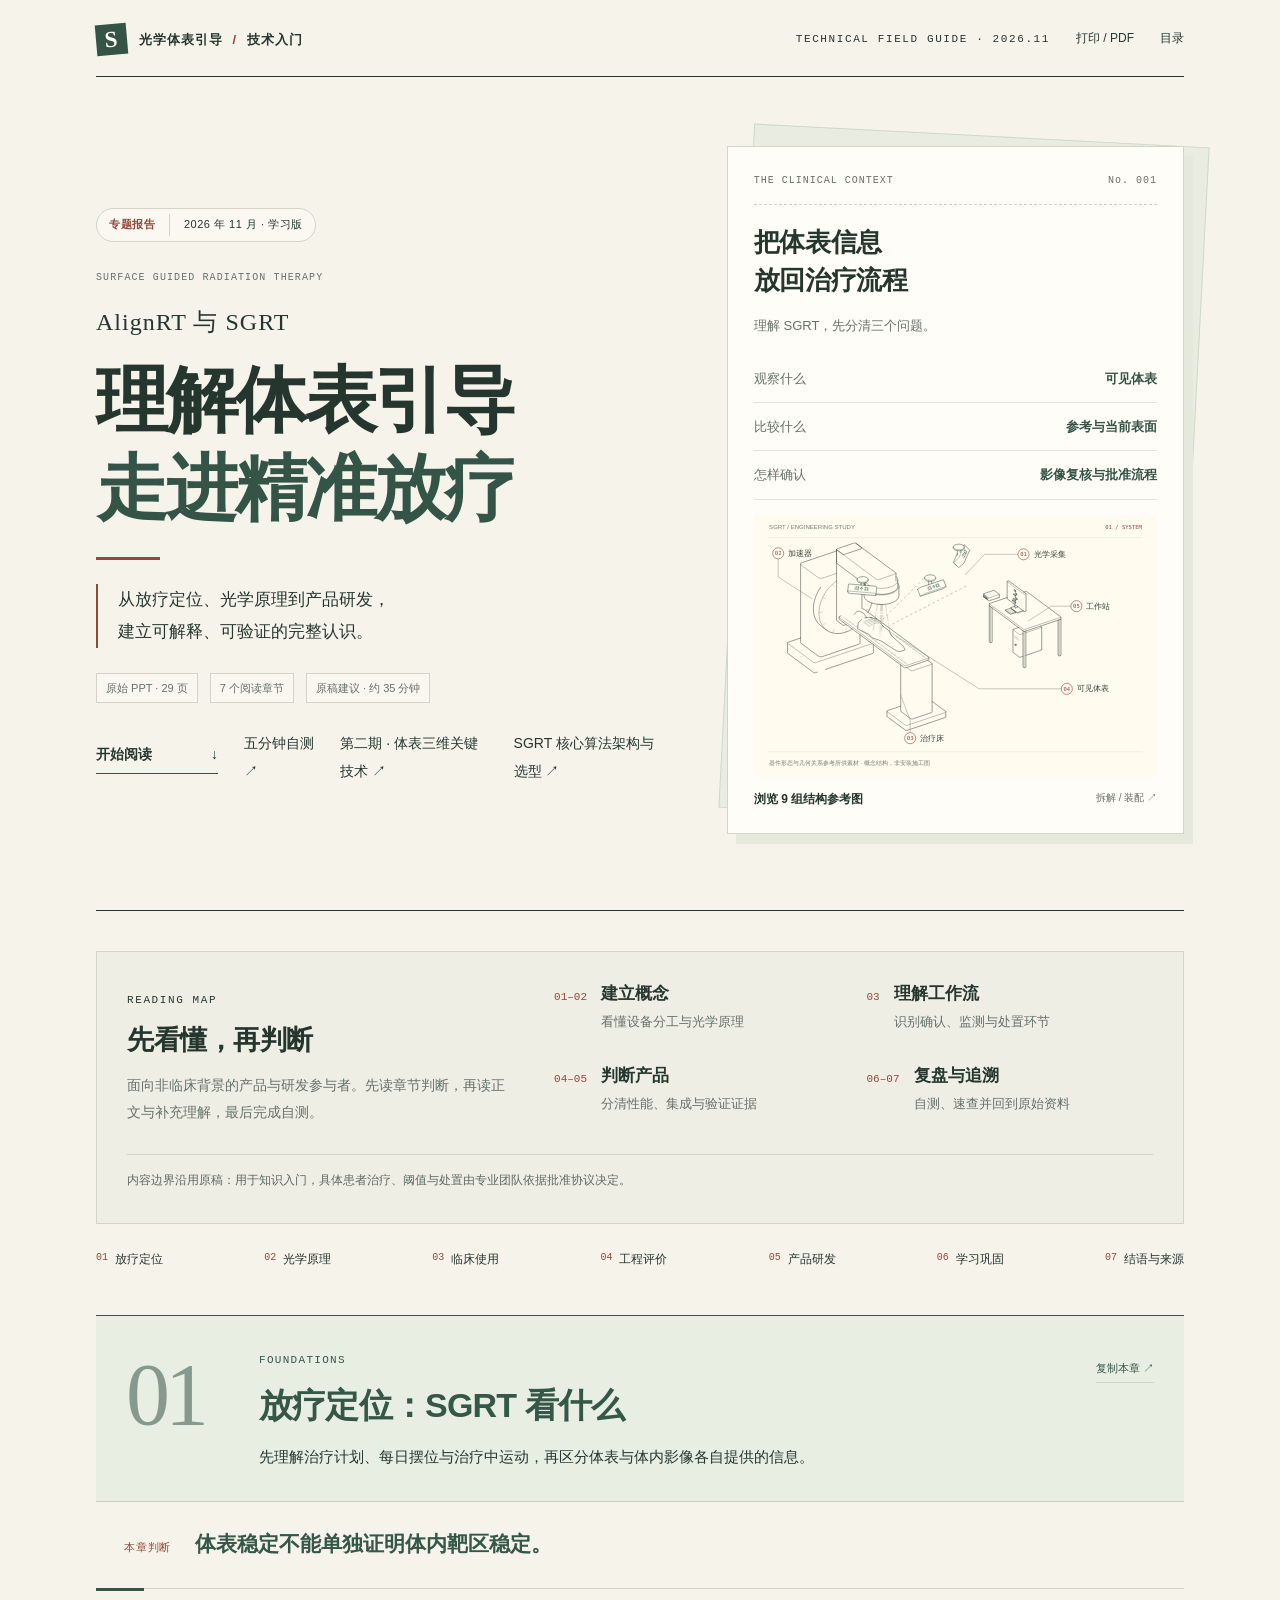
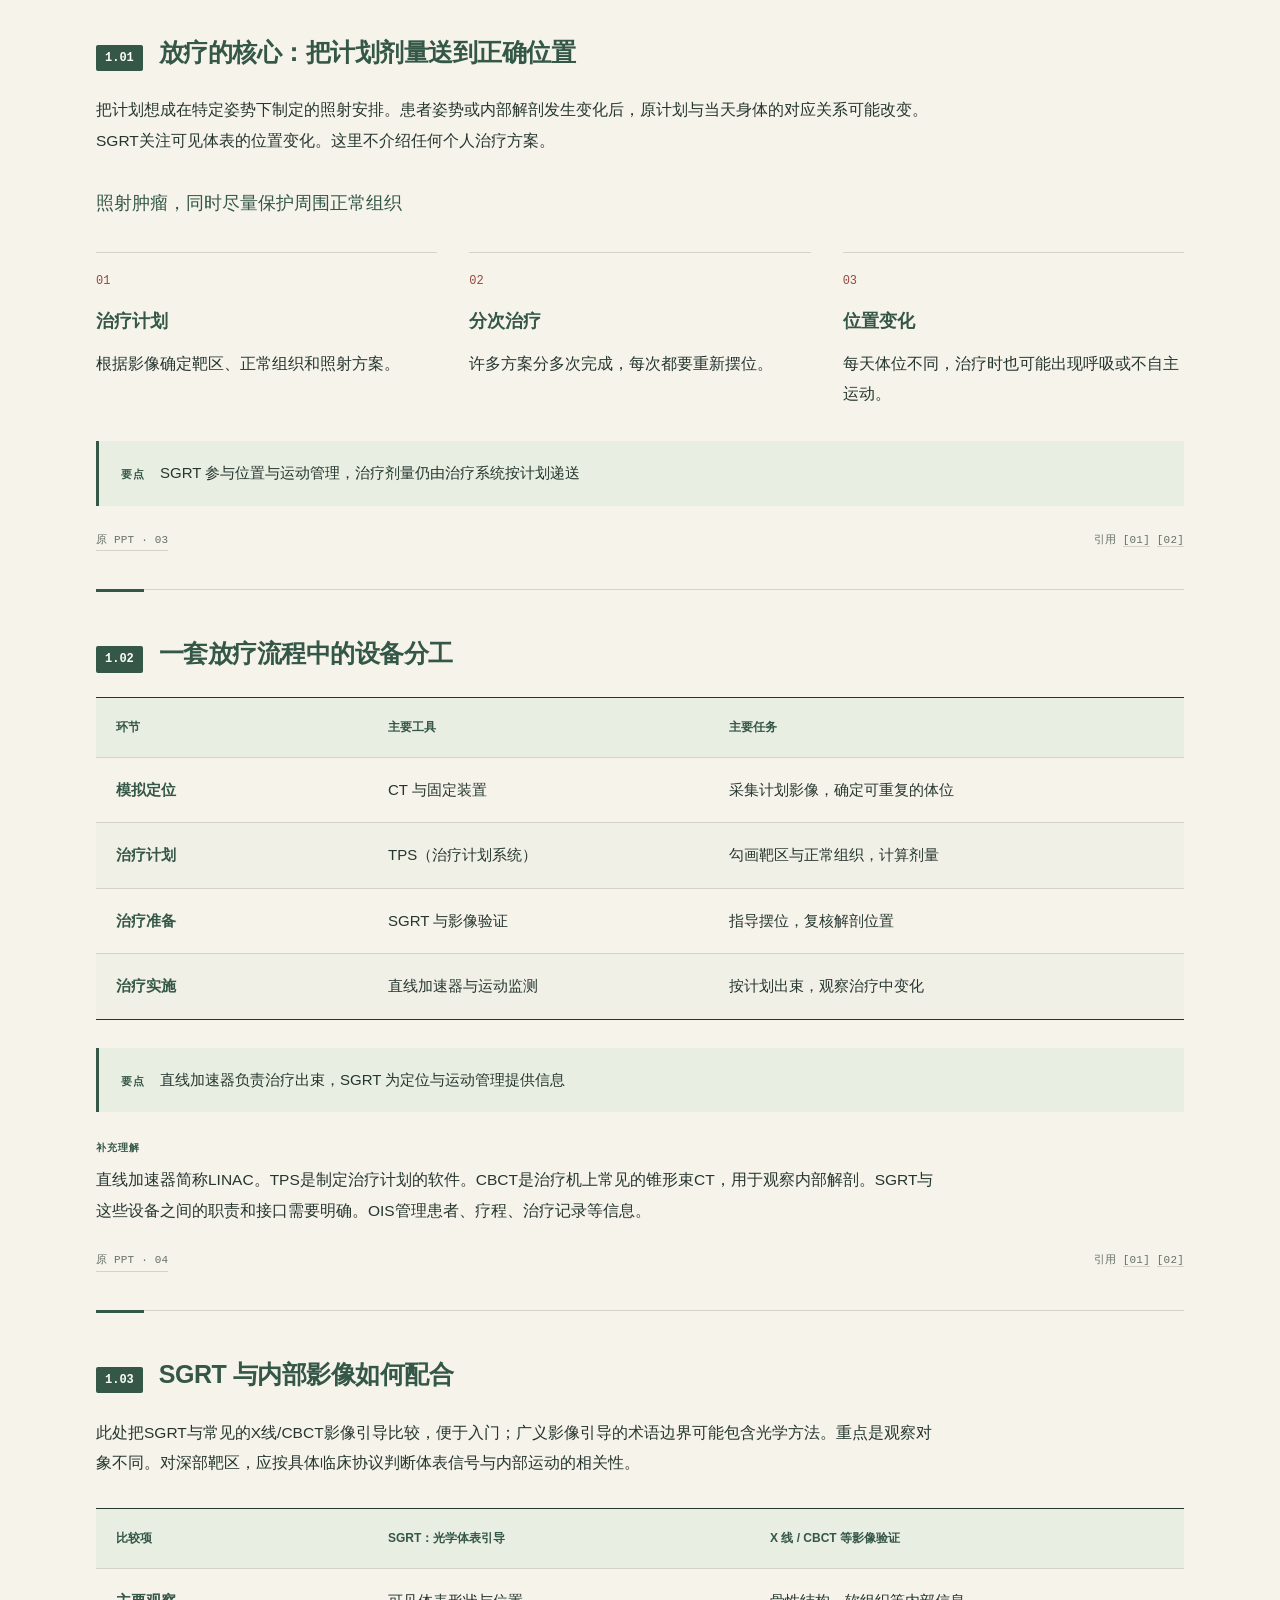
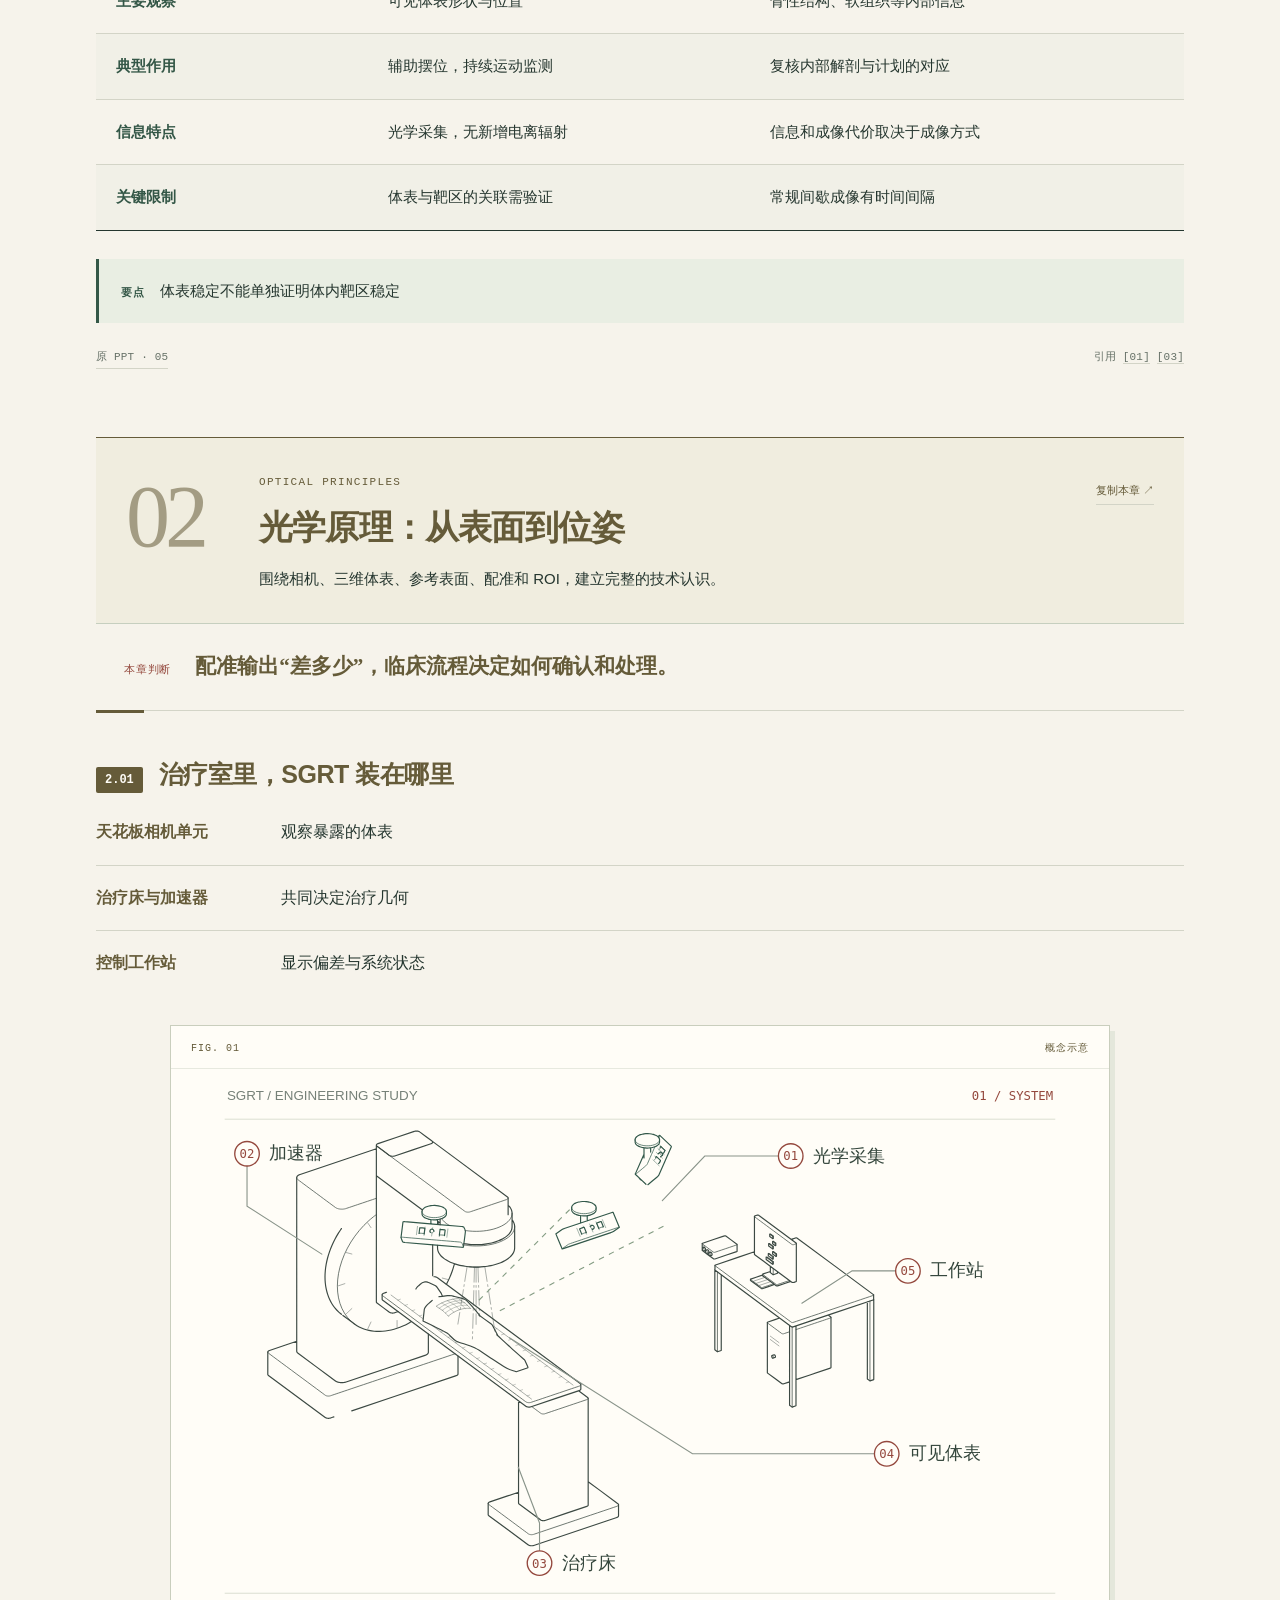
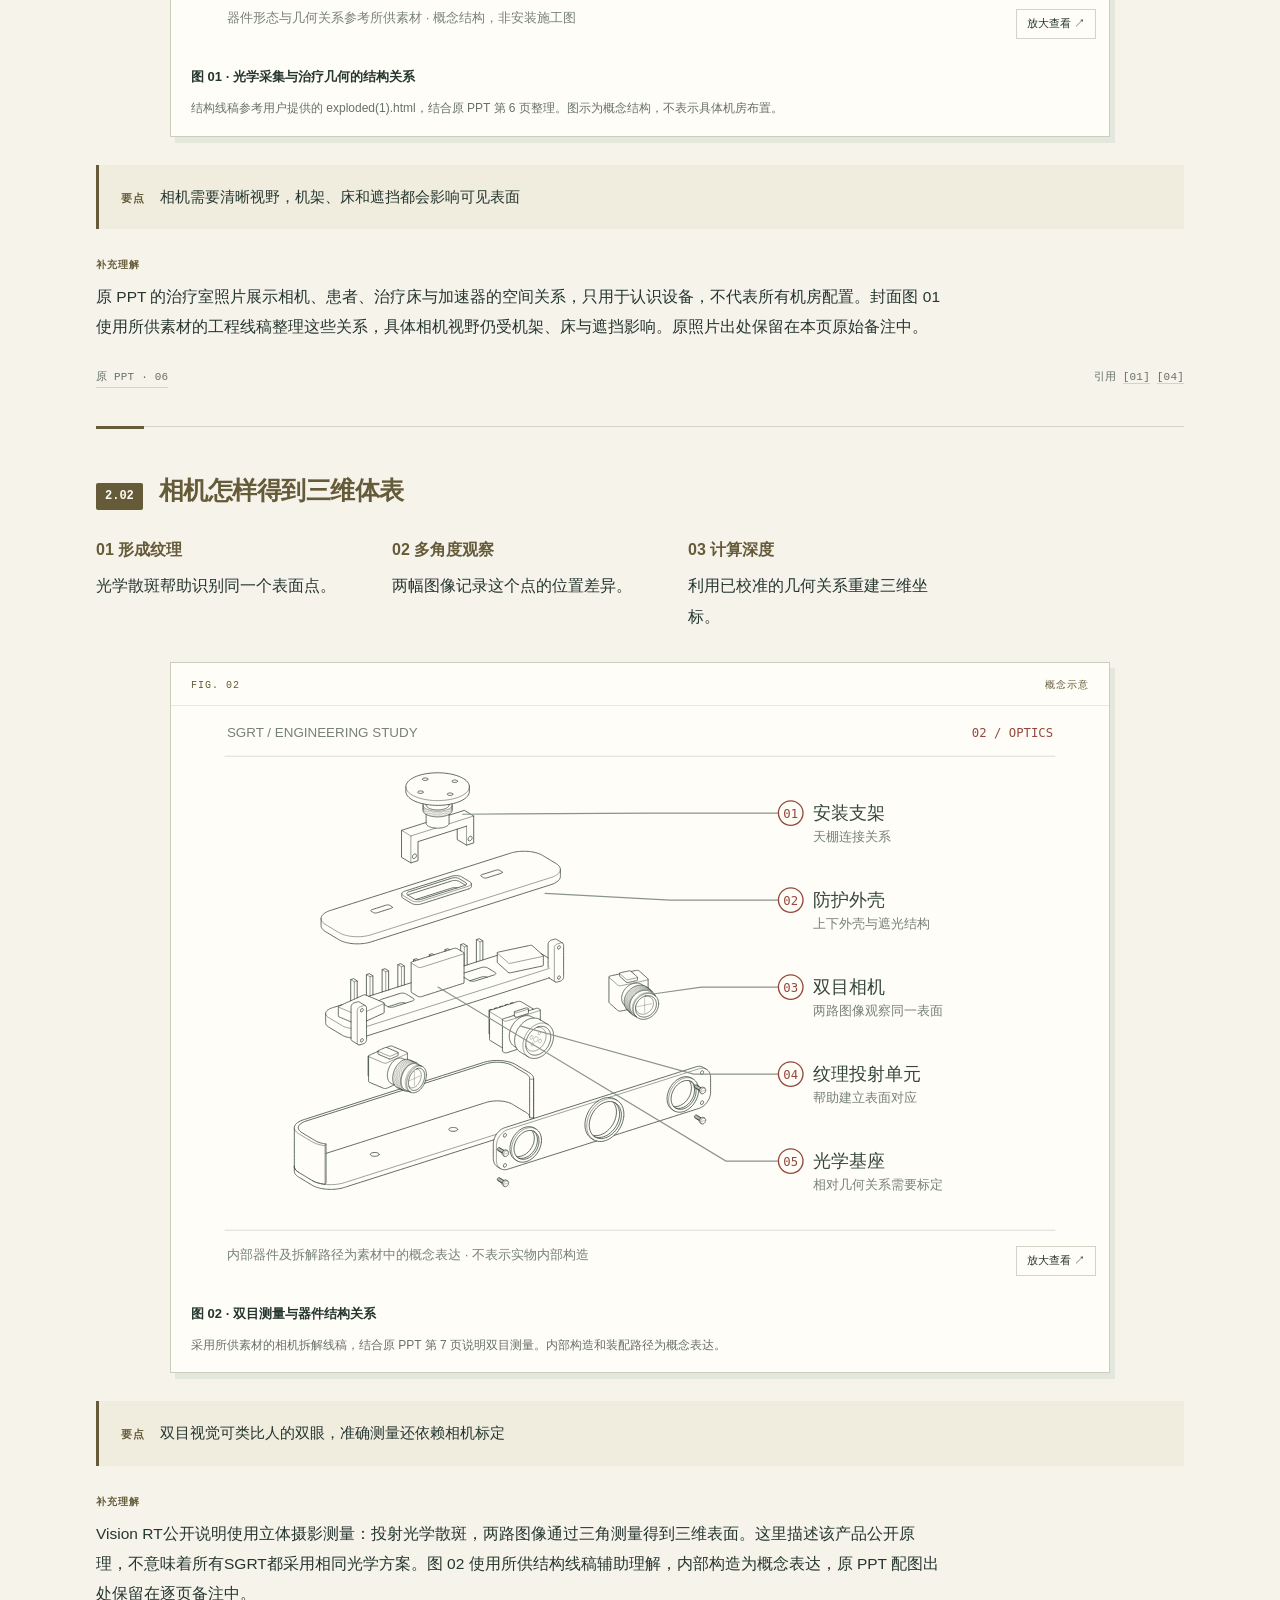
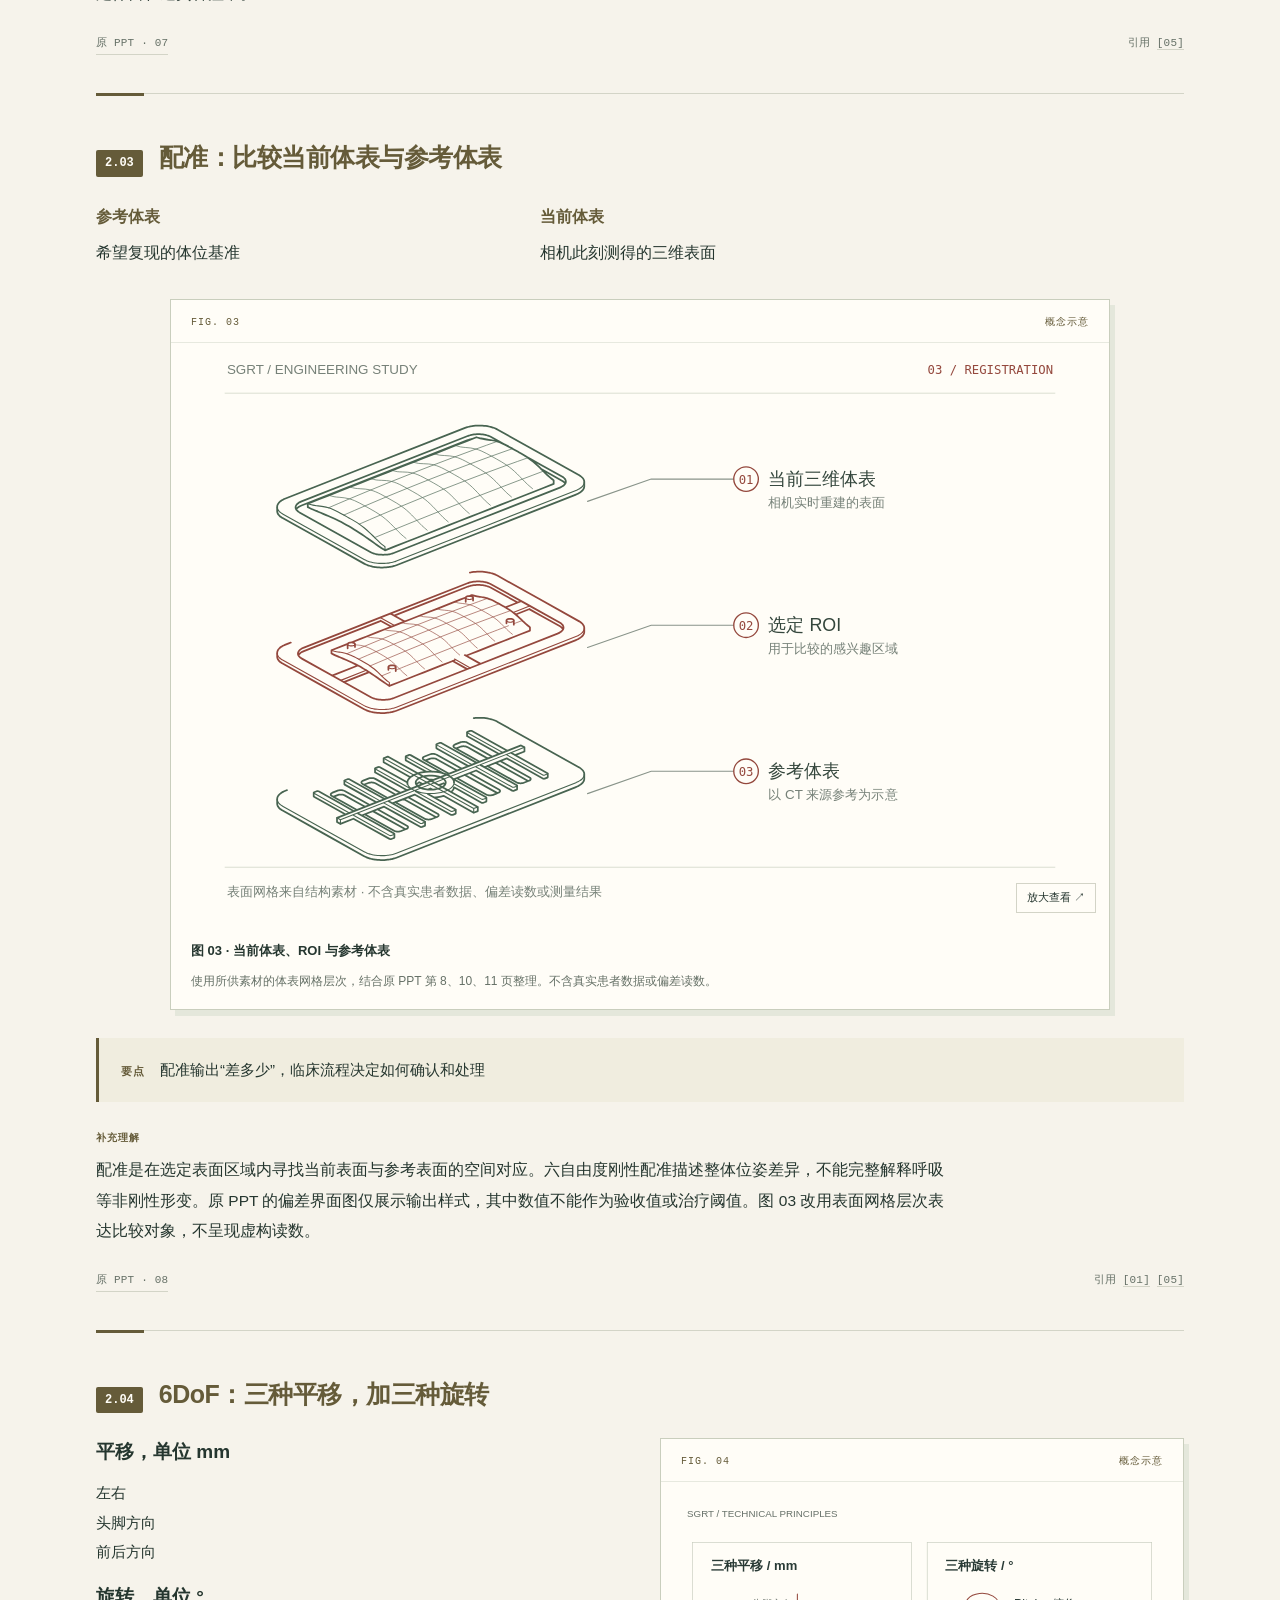
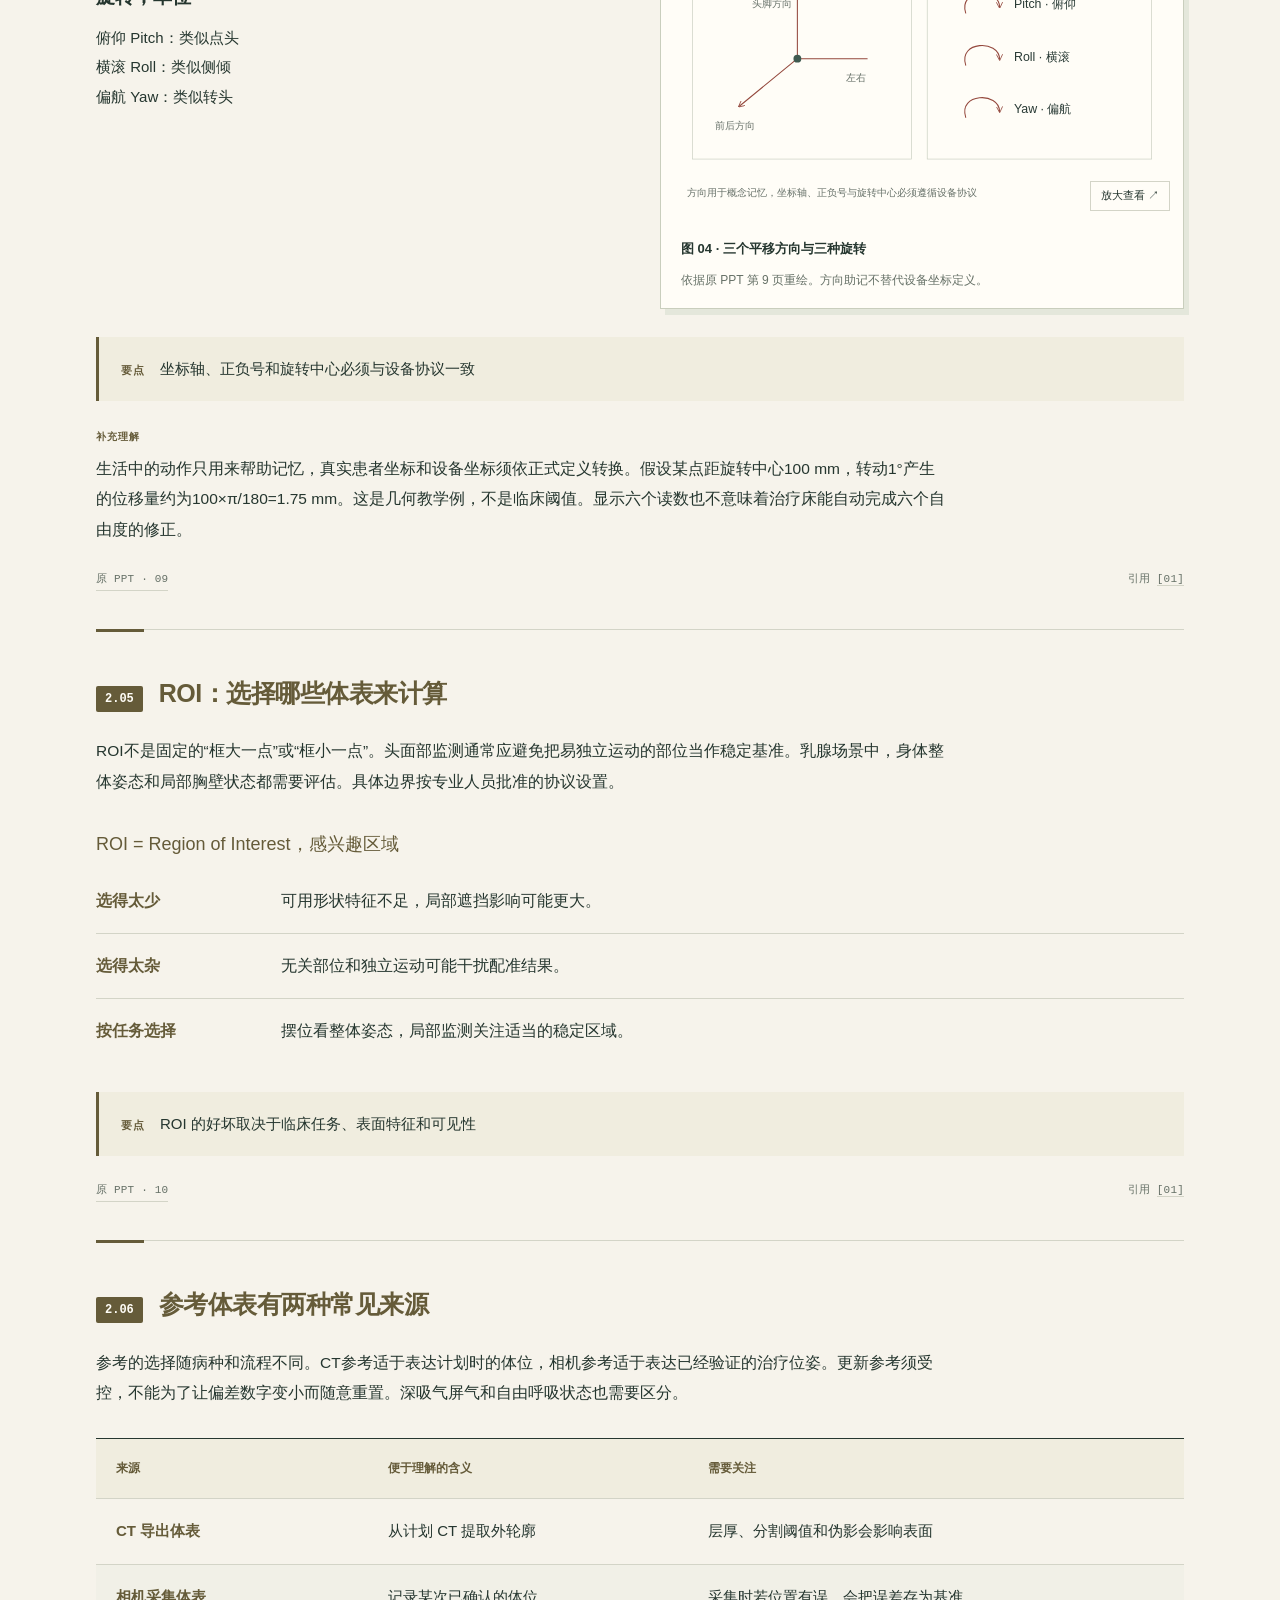
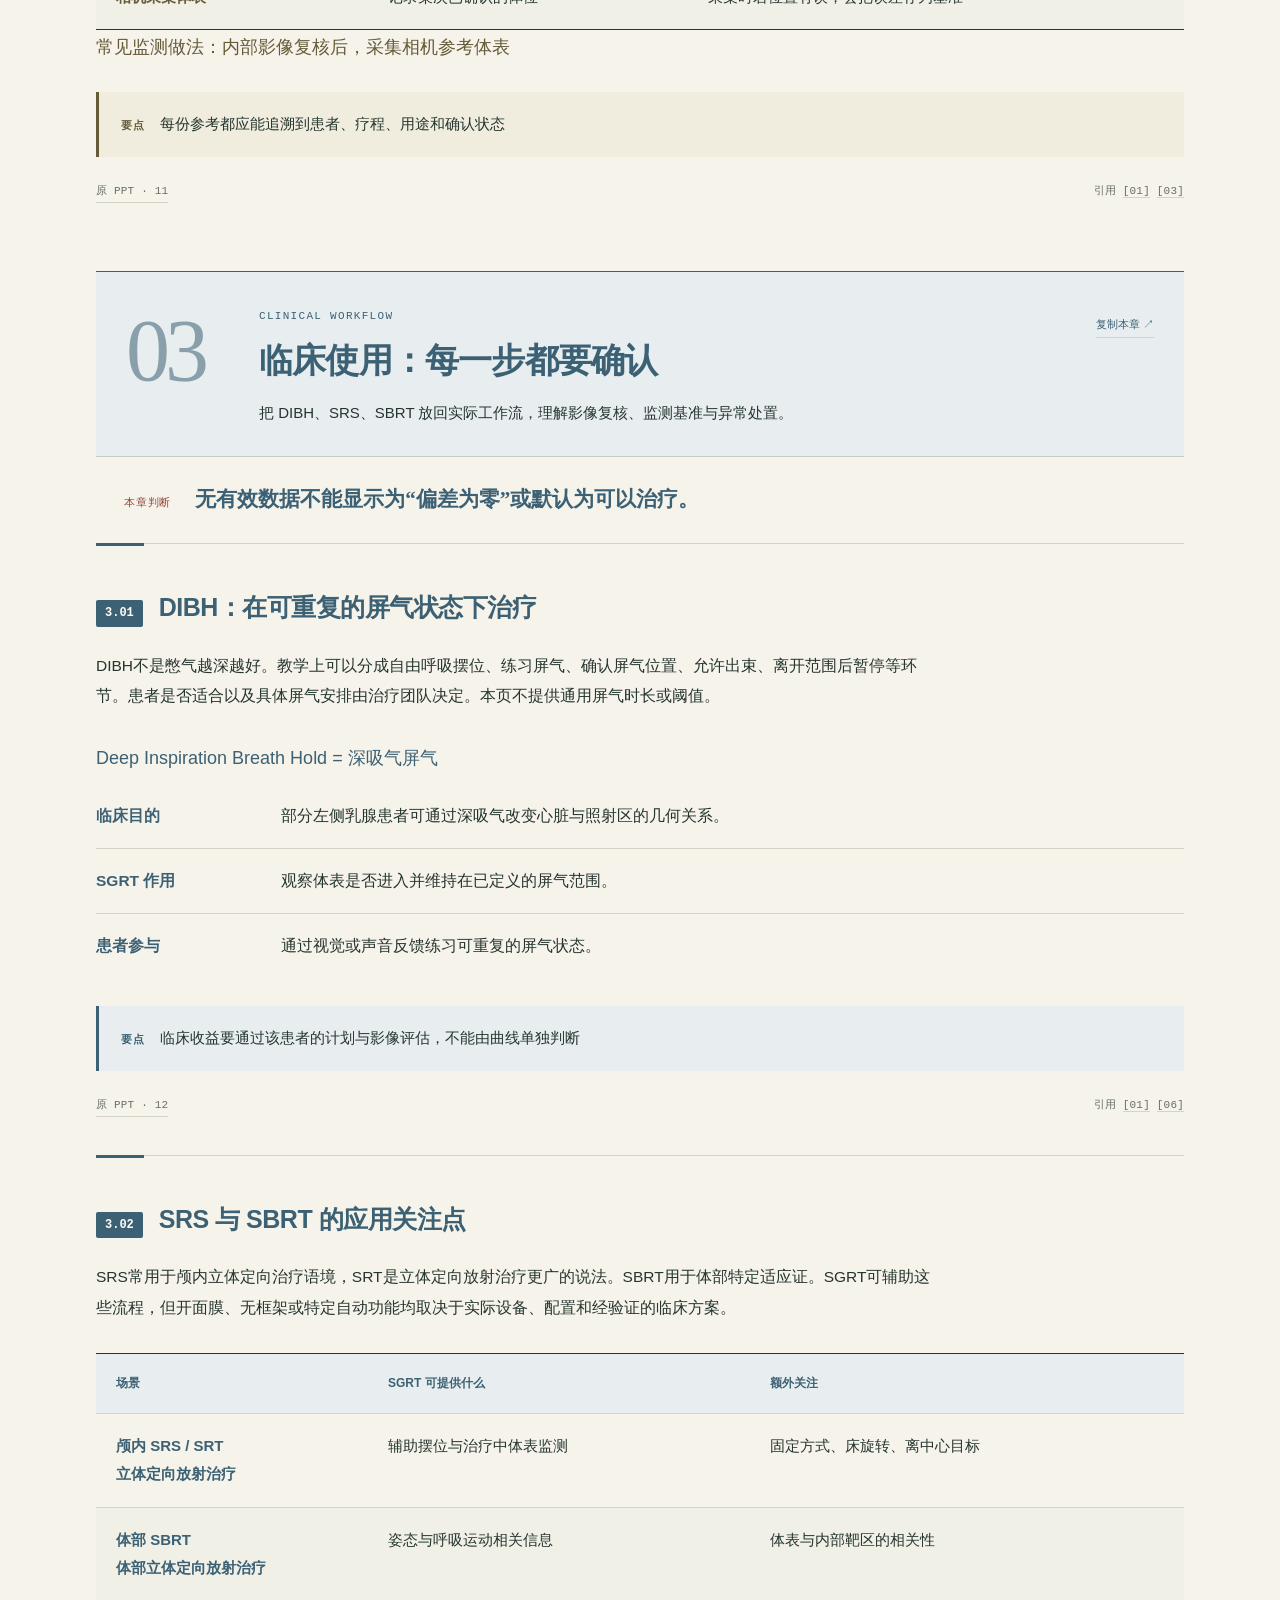
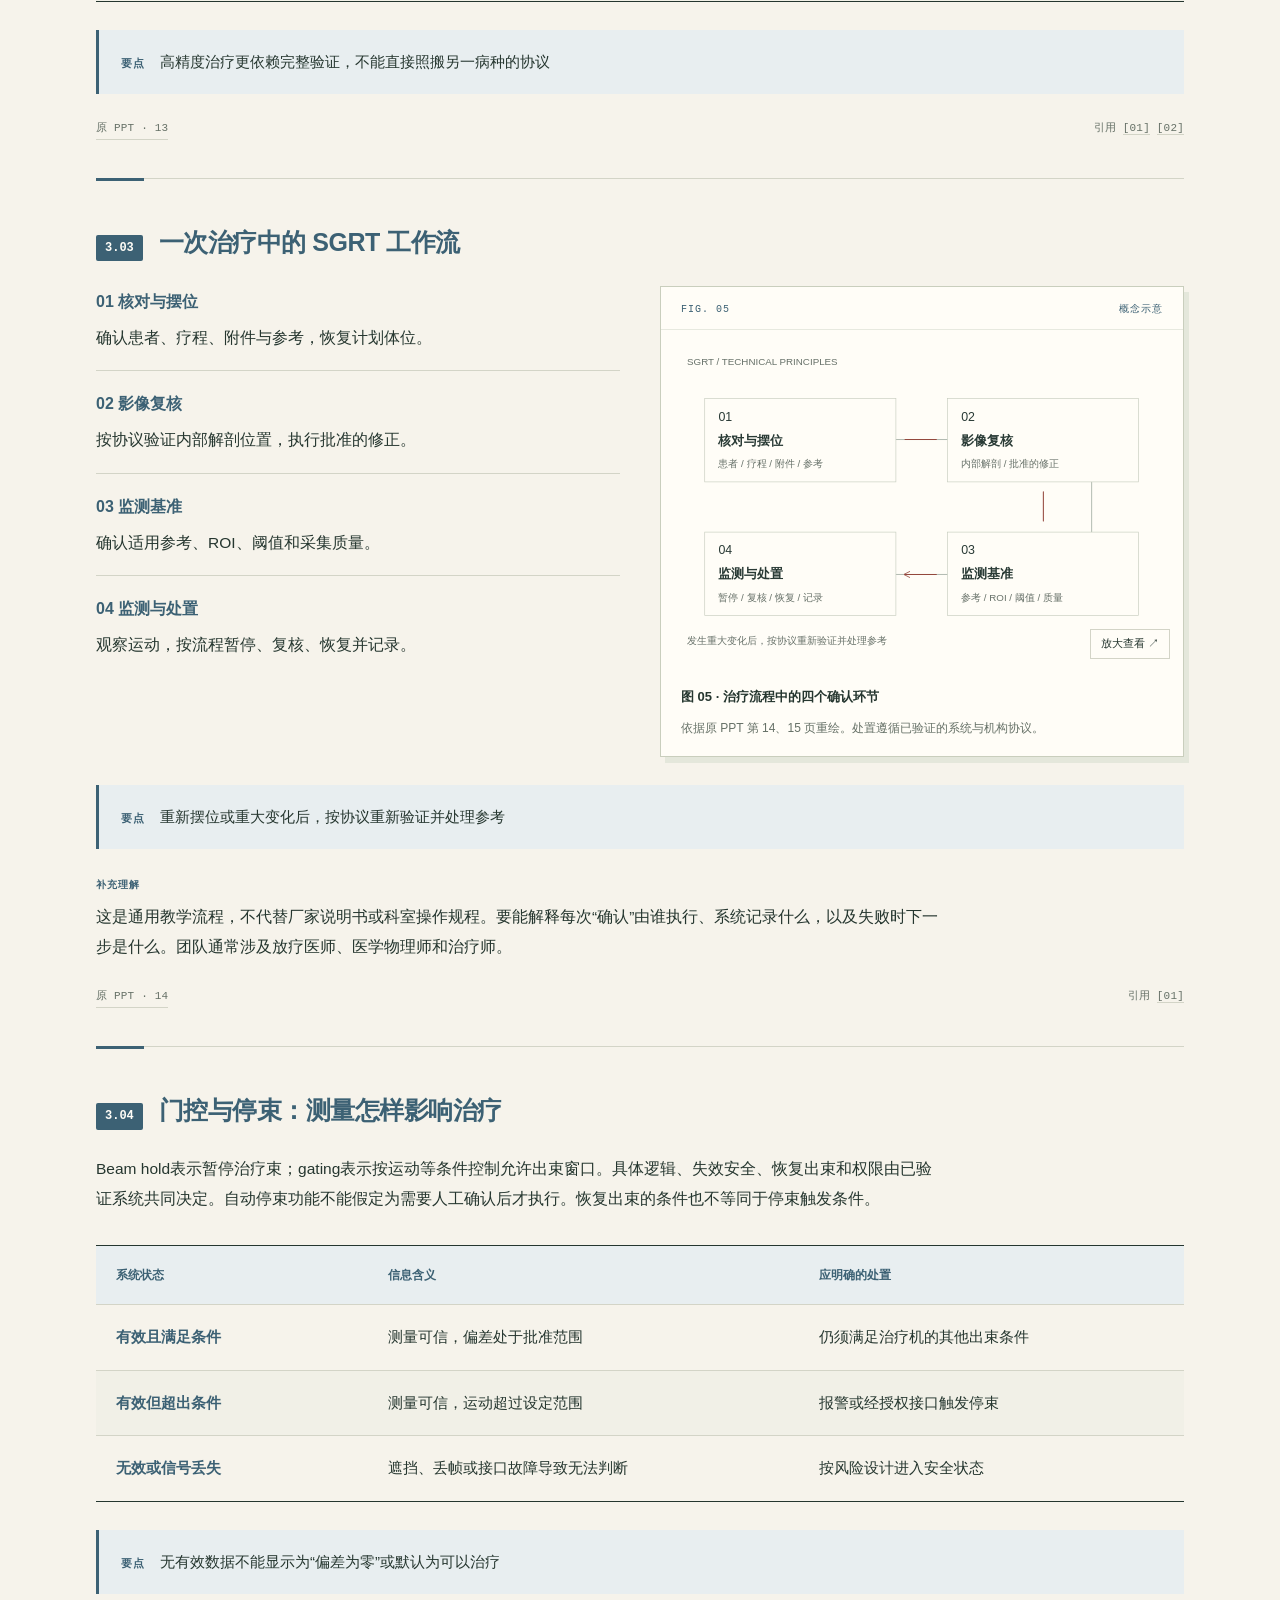
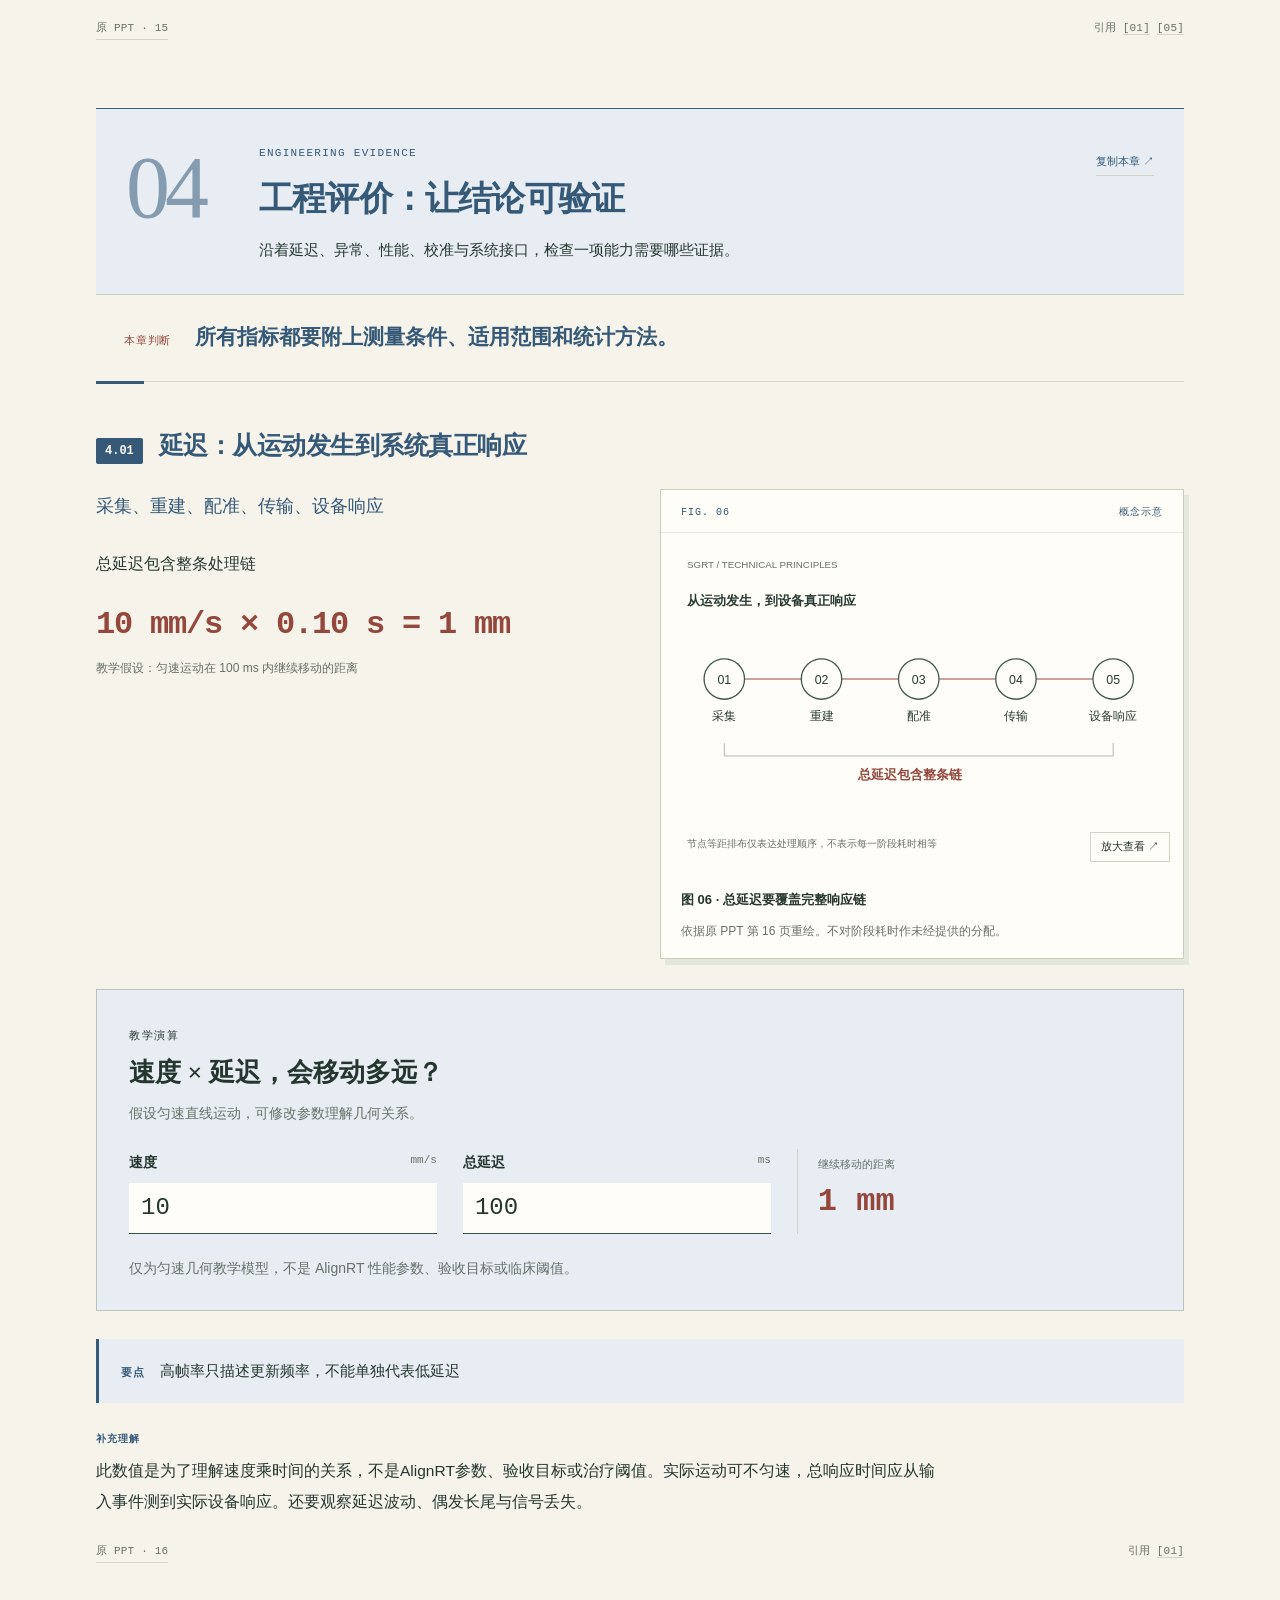
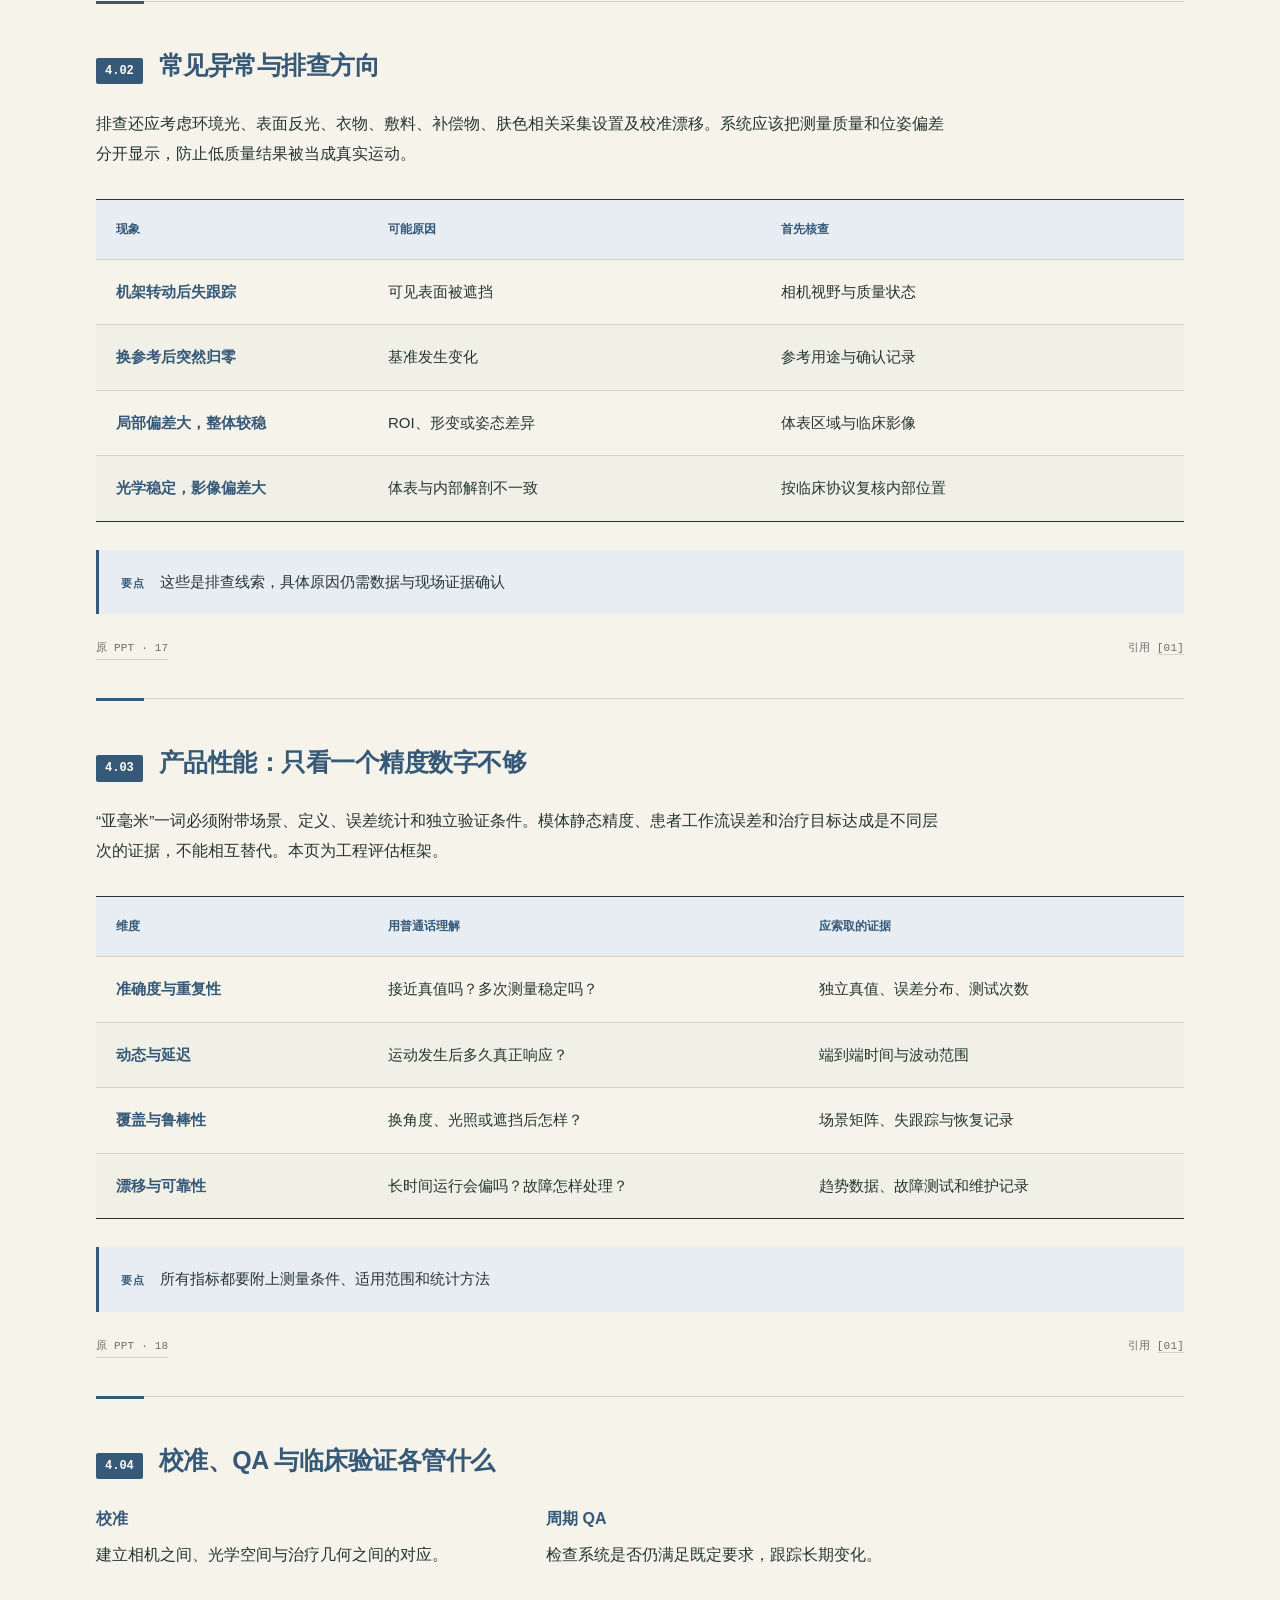
<file: outputs/sgrt-interactive-report/index.html>
<!doctype html>
<html lang="zh-CN"><head><meta charset="UTF-8"><meta name="viewport" content="width=device-width, initial-scale=1"><meta name="color-scheme" content="light"><meta name="description" content="AlignRT与SGRT中文交互式入门专题：放疗定位、光学体表原理、临床工作流、工程验证与产品研发。基于29页原始入门PPT，附完整备注与来源。"><meta name="theme-color" content="#f5f2e9"><title>AlignRT 与 SGRT 全面入门 · 交互式专题报告</title><link rel="icon" href="assets/favicon.svg" type="image/svg+xml"><link rel="stylesheet" href="assets/styles.css"><link rel="stylesheet" href="assets/editorial.css"><script src="assets/app.js" defer></script></head>
<body><a class="skip-link" href="#main">跳到正文</a><div class="reading-progress" role="progressbar" aria-label="阅读进度" aria-valuemin="0" aria-valuemax="100" aria-valuenow="0"><span></span></div>
<header class="masthead"><a class="brand" href="#top" aria-label="返回封面"><span class="brand-mark" aria-hidden="true">S</span><span>光学体表引导<span class="brand-slash"> / </span>技术入门</span></a><div class="masthead-right"><span class="edition">TECHNICAL FIELD GUIDE · 2026.11</span><button type="button" class="text-button print-button">打印 / PDF</button><button id="menu-toggle" class="text-button" type="button" aria-controls="reading-nav" aria-expanded="false">目录</button></div></header>
<nav id="reading-nav" class="reading-nav" aria-label="章节目录"><p>阅读目录 <span id="progress-number">0%</span></p><a href="#foundations" data-nav="foundations"><span>01</span>放疗定位</a><a href="#optics" data-nav="optics"><span>02</span>光学原理</a><a href="#workflow" data-nav="workflow"><span>03</span>临床使用</a><a href="#engineering" data-nav="engineering"><span>04</span>工程评价</a><a href="#product" data-nav="product"><span>05</span>产品研发</a><a href="#study" data-nav="study"><span>06</span>学习巩固</a><a href="#references" data-nav="references"><span>07</span>结语与来源</a><a class="nav-extra" href="#source-archive">原文核对 ↗</a></nav>
<main id="main"><section class="hero" id="top" aria-labelledby="report-title"><div class="hero-copy"><p class="issue-label"><span>专题报告</span>2026 年 11 月 · 学习版</p><p class="eyebrow hero-eyebrow">SURFACE GUIDED RADIATION THERAPY</p><h1 id="report-title"><span>AlignRT 与 SGRT</span>理解体表引导<br><em>走进精准放疗</em></h1><p class="hero-subtitle">从放疗定位、光学原理到产品研发，<br>建立可解释、可验证的完整认识。</p><div class="hero-meta"><span>原始 PPT · 29 页</span><span>7 个阅读章节</span><span>原稿建议 · 约 35 分钟</span></div><div class="hero-actions"><a class="primary-link" href="#foundations">开始阅读 <span>↓</span></a><a href="#self-test">五分钟自测 ↗</a><a href="technical/index.html">第二期 · 体表三维关键技术 ↗</a><a href="algorithms/index.html">SGRT 核心算法架构与选型 ↗</a></div></div><div class="hero-art"><div class="cover-note"><div class="cover-meta"><span>THE CLINICAL CONTEXT</span><span>No. 001</span></div><h2>把体表信息<br>放回治疗流程</h2><p class="cover-kicker">理解 SGRT，先分清三个问题。</p><dl><div><dt>观察什么</dt><dd>可见体表</dd></div><div><dt>比较什么</dt><dd>参考与当前表面</dd></div><div><dt>怎样确认</dt><dd>影像复核与批准流程</dd></div></dl><img class="cover-schematic" src="assets/room.svg" alt="光学相机、患者体表、治疗床、加速器与工作站的空间关系，概念示意" width="800" height="520" fetchpriority="high"><a class="atlas-link" href="assets/structure-atlas.html">浏览 9 组结构参考图 <span>拆解 / 装配 ↗</span></a></div></div></section>
<section class="reader-guide" aria-labelledby="guide-title"><div class="guide-intro"><span class="eyebrow">READING MAP</span><h2 id="guide-title">先看懂，再判断</h2><p>面向非临床背景的产品与研发参与者。先读章节判断，再读正文与补充理解，最后完成自测。</p></div><ol class="guide-steps"><li><span>01–02</span><div><h3>建立概念</h3><p>看懂设备分工与光学原理</p></div></li><li><span>03</span><div><h3>理解工作流</h3><p>识别确认、监测与处置环节</p></div></li><li><span>04–05</span><div><h3>判断产品</h3><p>分清性能、集成与验证证据</p></div></li><li><span>06–07</span><div><h3>复盘与追溯</h3><p>自测、速查并回到原始资料</p></div></li></ol><p class="scope-note">内容边界沿用原稿：用于知识入门，具体患者治疗、阈值与处置由专业团队依据批准协议决定。</p></section>
<div class="chapter-tabs" aria-label="快速跳转"><a href="#foundations" data-nav="foundations"><span>01</span>放疗定位</a><a href="#optics" data-nav="optics"><span>02</span>光学原理</a><a href="#workflow" data-nav="workflow"><span>03</span>临床使用</a><a href="#engineering" data-nav="engineering"><span>04</span>工程评价</a><a href="#product" data-nav="product"><span>05</span>产品研发</a><a href="#study" data-nav="study"><span>06</span>学习巩固</a><a href="#references" data-nav="references"><span>07</span>结语与来源</a></div>
<section class="chapter" id="foundations" aria-labelledby="heading-foundations"><header class="chapter-heading"><span class="chapter-number" aria-hidden="true">01</span><div><p class="eyebrow">FOUNDATIONS</p><h2 id="heading-foundations">放疗定位：SGRT 看什么</h2><p class="chapter-lead">先理解治疗计划、每日摆位与治疗中运动，再区分体表与体内影像各自提供的信息。</p></div><button class="copy-section" type="button" aria-label="复制第 01 章正文" data-copy="foundations">复制本章 ↗</button></header><div class="chapter-judgment"><span>本章判断</span><p>体表稳定不能单独证明体内靶区稳定。</p></div><article class="topic" id="p03" data-page="3"><div class="topic-title"><span class="sub-number">1.01</span><h3>放疗的核心：把计划剂量送到正确位置</h3></div><div class="context-note reading-lead"><span class="note-label">补充理解</span><p>把计划想成在特定姿势下制定的照射安排。患者姿势或内部解剖发生变化后，原计划与当天身体的对应关系可能改变。SGRT关注可见体表的位置变化。这里不介绍任何个人治疗方案。</p></div><p class="topic-lead">照射肿瘤，同时尽量保护周围正常组织</p><dl class="explain-list"><div><dt>治疗计划</dt><dd>根据影像确定靶区、正常组织和照射方案。</dd></div><div><dt>分次治疗</dt><dd>许多方案分多次完成，每次都要重新摆位。</dd></div><div><dt>位置变化</dt><dd>每天体位不同，治疗时也可能出现呼吸或不自主运动。</dd></div></dl><p class="takeaway"><span>要点</span>SGRT 参与位置与运动管理，治疗剂量仍由治疗系统按计划递送</p><footer class="topic-source"><a href="#source-03" class="source-jump">原 PPT · 03</a><span>引用 <a href="#ref-01">[01]</a> <a href="#ref-02">[02]</a></span></footer></article><article class="topic" id="p04" data-page="4"><div class="topic-title"><span class="sub-number">1.02</span><h3>一套放疗流程中的设备分工</h3></div><div class="table-wrap" tabindex="0" role="region" aria-label="环节，窄屏可横向滚动"><table><thead><tr><th scope="col">环节</th><th scope="col">主要工具</th><th scope="col">主要任务</th></tr></thead><tbody><tr><td>模拟定位</td><td>CT 与固定装置</td><td>采集计划影像，确定可重复的体位</td></tr><tr><td>治疗计划</td><td>TPS（治疗计划系统）</td><td>勾画靶区与正常组织，计算剂量</td></tr><tr><td>治疗准备</td><td>SGRT 与影像验证</td><td>指导摆位，复核解剖位置</td></tr><tr><td>治疗实施</td><td>直线加速器与运动监测</td><td>按计划出束，观察治疗中变化</td></tr></tbody></table></div><p class="takeaway"><span>要点</span>直线加速器负责治疗出束，SGRT 为定位与运动管理提供信息</p><div class="context-note"><span class="note-label">补充理解</span><p>直线加速器简称LINAC。TPS是制定治疗计划的软件。CBCT是治疗机上常见的锥形束CT，用于观察内部解剖。SGRT与这些设备之间的职责和接口需要明确。OIS管理患者、疗程、治疗记录等信息。</p></div><footer class="topic-source"><a href="#source-04" class="source-jump">原 PPT · 04</a><span>引用 <a href="#ref-01">[01]</a> <a href="#ref-02">[02]</a></span></footer></article><article class="topic" id="p05" data-page="5"><div class="topic-title"><span class="sub-number">1.03</span><h3>SGRT 与内部影像如何配合</h3></div><div class="context-note reading-lead"><span class="note-label">补充理解</span><p>此处把SGRT与常见的X线/CBCT影像引导比较，便于入门；广义影像引导的术语边界可能包含光学方法。重点是观察对象不同。对深部靶区，应按具体临床协议判断体表信号与内部运动的相关性。</p></div><div class="table-wrap" tabindex="0" role="region" aria-label="比较项，窄屏可横向滚动"><table><thead><tr><th scope="col">比较项</th><th scope="col">SGRT：光学体表引导</th><th scope="col">X 线 / CBCT 等影像验证</th></tr></thead><tbody><tr><td>主要观察</td><td>可见体表形状与位置</td><td>骨性结构、软组织等内部信息</td></tr><tr><td>典型作用</td><td>辅助摆位，持续运动监测</td><td>复核内部解剖与计划的对应</td></tr><tr><td>信息特点</td><td>光学采集，无新增电离辐射</td><td>信息和成像代价取决于成像方式</td></tr><tr><td>关键限制</td><td>体表与靶区的关联需验证</td><td>常规间歇成像有时间间隔</td></tr></tbody></table></div><p class="takeaway"><span>要点</span>体表稳定不能单独证明体内靶区稳定</p><footer class="topic-source"><a href="#source-05" class="source-jump">原 PPT · 05</a><span>引用 <a href="#ref-01">[01]</a> <a href="#ref-03">[03]</a></span></footer></article></section><section class="chapter" id="optics" aria-labelledby="heading-optics"><header class="chapter-heading"><span class="chapter-number" aria-hidden="true">02</span><div><p class="eyebrow">OPTICAL PRINCIPLES</p><h2 id="heading-optics">光学原理：从表面到位姿</h2><p class="chapter-lead">围绕相机、三维体表、参考表面、配准和 ROI，建立完整的技术认识。</p></div><button class="copy-section" type="button" aria-label="复制第 02 章正文" data-copy="optics">复制本章 ↗</button></header><div class="chapter-judgment"><span>本章判断</span><p>配准输出“差多少”，临床流程决定如何确认和处理。</p></div><article class="topic" id="p06" data-page="6"><div class="topic-title"><span class="sub-number">2.01</span><h3>治疗室里，SGRT 装在哪里</h3></div><dl class="explain-list"><div><dt>天花板相机单元</dt><dd>观察暴露的体表</dd></div><div><dt>治疗床与加速器</dt><dd>共同决定治疗几何</dd></div><div><dt>控制工作站</dt><dd>显示偏差与系统状态</dd></div></dl><figure class="editorial-figure system-plate"><div class="figure-top"><span>FIG. 01</span><span>概念示意</span></div><button class="zoom-figure" type="button" data-image="assets/room.svg" data-caption="图 01 · 光学采集与治疗几何的结构关系。结构线稿参考用户提供的 exploded(1).html，结合原 PPT 第 6 页整理。图示为概念结构，不表示具体机房布置。" aria-label="放大：光学采集与治疗几何的结构关系"><img src="assets/room.svg" alt="光学采集与治疗几何的结构关系。结构线稿参考用户提供的 exploded(1).html，结合原 PPT 第 6 页整理。图示为概念结构，不表示具体机房布置。" width="800" height="520" fetchpriority="high"><span class="zoom-label" aria-hidden="true">放大查看 ↗</span></button><figcaption><strong>图 01 · 光学采集与治疗几何的结构关系</strong><span>结构线稿参考用户提供的 exploded(1).html，结合原 PPT 第 6 页整理。图示为概念结构，不表示具体机房布置。</span></figcaption></figure><p class="takeaway"><span>要点</span>相机需要清晰视野，机架、床和遮挡都会影响可见表面</p><div class="context-note"><span class="note-label">补充理解</span><p>原 PPT 的治疗室照片展示相机、患者、治疗床与加速器的空间关系，只用于认识设备，不代表所有机房配置。封面图 01 使用所供素材的工程线稿整理这些关系，具体相机视野仍受机架、床与遮挡影响。原照片出处保留在本页原始备注中。</p></div><footer class="topic-source"><a href="#source-06" class="source-jump">原 PPT · 06</a><span>引用 <a href="#ref-01">[01]</a> <a href="#ref-04">[04]</a></span></footer></article><article class="topic wide-plate" id="p07" data-page="7"><div class="topic-title"><span class="sub-number">2.02</span><h3>相机怎样得到三维体表</h3></div><div class="topic-columns"><div><dl class="explain-list"><div><dt>01  形成纹理</dt><dd>光学散斑帮助识别同一个表面点。</dd></div><div><dt>02  多角度观察</dt><dd>两幅图像记录这个点的位置差异。</dd></div><div><dt>03  计算深度</dt><dd>利用已校准的几何关系重建三维坐标。</dd></div></dl></div><figure class="editorial-figure"><div class="figure-top"><span>FIG. 02</span><span>概念示意</span></div><button class="zoom-figure" type="button" data-image="assets/stereo.svg" data-caption="图 02 · 双目测量与器件结构关系。采用所供素材的相机拆解线稿，结合原 PPT 第 7 页说明双目测量。内部构造和装配路径为概念表达。" aria-label="放大：双目测量与器件结构关系"><img src="assets/stereo.svg" alt="双目测量与器件结构关系。采用所供素材的相机拆解线稿，结合原 PPT 第 7 页说明双目测量。内部构造和装配路径为概念表达。" width="800" height="520" loading="lazy"><span class="zoom-label" aria-hidden="true">放大查看 ↗</span></button><figcaption><strong>图 02 · 双目测量与器件结构关系</strong><span>采用所供素材的相机拆解线稿，结合原 PPT 第 7 页说明双目测量。内部构造和装配路径为概念表达。</span></figcaption></figure></div><p class="takeaway"><span>要点</span>双目视觉可类比人的双眼，准确测量还依赖相机标定</p><div class="context-note"><span class="note-label">补充理解</span><p>Vision RT公开说明使用立体摄影测量：投射光学散斑，两路图像通过三角测量得到三维表面。这里描述该产品公开原理，不意味着所有SGRT都采用相同光学方案。图 02 使用所供结构线稿辅助理解，内部构造为概念表达，原 PPT 配图出处保留在逐页备注中。</p></div><footer class="topic-source"><a href="#source-07" class="source-jump">原 PPT · 07</a><span>引用 <a href="#ref-05">[05]</a></span></footer></article><article class="topic wide-plate" id="p08" data-page="8"><div class="topic-title"><span class="sub-number">2.03</span><h3>配准：比较当前体表与参考体表</h3></div><div class="topic-columns"><div><dl class="explain-list"><div><dt>参考体表</dt><dd>希望复现的体位基准</dd></div><div><dt>当前体表</dt><dd>相机此刻测得的三维表面</dd></div></dl></div><figure class="editorial-figure"><div class="figure-top"><span>FIG. 03</span><span>概念示意</span></div><button class="zoom-figure" type="button" data-image="assets/registration.svg" data-caption="图 03 · 当前体表、ROI 与参考体表。使用所供素材的体表网格层次，结合原 PPT 第 8、10、11 页整理。不含真实患者数据或偏差读数。" aria-label="放大：当前体表、ROI 与参考体表"><img src="assets/registration.svg" alt="当前体表、ROI 与参考体表。使用所供素材的体表网格层次，结合原 PPT 第 8、10、11 页整理。不含真实患者数据或偏差读数。" width="800" height="520" loading="lazy"><span class="zoom-label" aria-hidden="true">放大查看 ↗</span></button><figcaption><strong>图 03 · 当前体表、ROI 与参考体表</strong><span>使用所供素材的体表网格层次，结合原 PPT 第 8、10、11 页整理。不含真实患者数据或偏差读数。</span></figcaption></figure></div><p class="takeaway"><span>要点</span>配准输出“差多少”，临床流程决定如何确认和处理</p><div class="context-note"><span class="note-label">补充理解</span><p>配准是在选定表面区域内寻找当前表面与参考表面的空间对应。六自由度刚性配准描述整体位姿差异，不能完整解释呼吸等非刚性形变。原 PPT 的偏差界面图仅展示输出样式，其中数值不能作为验收值或治疗阈值。图 03 改用表面网格层次表达比较对象，不呈现虚构读数。</p></div><footer class="topic-source"><a href="#source-08" class="source-jump">原 PPT · 08</a><span>引用 <a href="#ref-01">[01]</a> <a href="#ref-05">[05]</a></span></footer></article><article class="topic" id="p09" data-page="9"><div class="topic-title"><span class="sub-number">2.04</span><h3>6DoF：三种平移，加三种旋转</h3></div><div class="topic-columns"><div><div class="mini-columns"><div><h4>平移，单位 mm</h4><p>左右<br>头脚方向<br>前后方向</p></div><div><h4>旋转，单位 °</h4><p>俯仰 Pitch：类似点头<br>横滚 Roll：类似侧倾<br>偏航 Yaw：类似转头</p></div></div></div><figure class="editorial-figure"><div class="figure-top"><span>FIG. 04</span><span>概念示意</span></div><button class="zoom-figure" type="button" data-image="assets/six-dof.svg" data-caption="图 04 · 三个平移方向与三种旋转。依据原 PPT 第 9 页重绘。方向助记不替代设备坐标定义。" aria-label="放大：三个平移方向与三种旋转"><img src="assets/six-dof.svg" alt="三个平移方向与三种旋转。依据原 PPT 第 9 页重绘。方向助记不替代设备坐标定义。" width="800" height="520" loading="lazy"><span class="zoom-label" aria-hidden="true">放大查看 ↗</span></button><figcaption><strong>图 04 · 三个平移方向与三种旋转</strong><span>依据原 PPT 第 9 页重绘。方向助记不替代设备坐标定义。</span></figcaption></figure></div><p class="takeaway"><span>要点</span>坐标轴、正负号和旋转中心必须与设备协议一致</p><div class="context-note"><span class="note-label">补充理解</span><p>生活中的动作只用来帮助记忆，真实患者坐标和设备坐标须依正式定义转换。假设某点距旋转中心100 mm，转动1°产生的位移量约为100×π/180=1.75 mm。这是几何教学例，不是临床阈值。显示六个读数也不意味着治疗床能自动完成六个自由度的修正。</p></div><footer class="topic-source"><a href="#source-09" class="source-jump">原 PPT · 09</a><span>引用 <a href="#ref-01">[01]</a></span></footer></article><article class="topic" id="p10" data-page="10"><div class="topic-title"><span class="sub-number">2.05</span><h3>ROI：选择哪些体表来计算</h3></div><div class="context-note reading-lead"><span class="note-label">补充理解</span><p>ROI不是固定的“框大一点”或“框小一点”。头面部监测通常应避免把易独立运动的部位当作稳定基准。乳腺场景中，身体整体姿态和局部胸壁状态都需要评估。具体边界按专业人员批准的协议设置。</p></div><p class="topic-lead">ROI = Region of Interest，感兴趣区域</p><dl class="explain-list"><div><dt>选得太少</dt><dd>可用形状特征不足，局部遮挡影响可能更大。</dd></div><div><dt>选得太杂</dt><dd>无关部位和独立运动可能干扰配准结果。</dd></div><div><dt>按任务选择</dt><dd>摆位看整体姿态，局部监测关注适当的稳定区域。</dd></div></dl><p class="takeaway"><span>要点</span>ROI 的好坏取决于临床任务、表面特征和可见性</p><footer class="topic-source"><a href="#source-10" class="source-jump">原 PPT · 10</a><span>引用 <a href="#ref-01">[01]</a></span></footer></article><article class="topic" id="p11" data-page="11"><div class="topic-title"><span class="sub-number">2.06</span><h3>参考体表有两种常见来源</h3></div><div class="context-note reading-lead"><span class="note-label">补充理解</span><p>参考的选择随病种和流程不同。CT参考适于表达计划时的体位，相机参考适于表达已经验证的治疗位姿。更新参考须受控，不能为了让偏差数字变小而随意重置。深吸气屏气和自由呼吸状态也需要区分。</p></div><div class="table-wrap" tabindex="0" role="region" aria-label="来源，窄屏可横向滚动"><table><thead><tr><th scope="col">来源</th><th scope="col">便于理解的含义</th><th scope="col">需要关注</th></tr></thead><tbody><tr><td>CT 导出体表</td><td>从计划 CT 提取外轮廓</td><td>层厚、分割阈值和伪影会影响表面</td></tr><tr><td>相机采集体表</td><td>记录某次已确认的体位</td><td>采集时若位置有误，会把误差存为基准</td></tr></tbody></table></div><p class="topic-lead">常见监测做法：内部影像复核后，采集相机参考体表</p><p class="takeaway"><span>要点</span>每份参考都应能追溯到患者、疗程、用途和确认状态</p><footer class="topic-source"><a href="#source-11" class="source-jump">原 PPT · 11</a><span>引用 <a href="#ref-01">[01]</a> <a href="#ref-03">[03]</a></span></footer></article></section><section class="chapter" id="workflow" aria-labelledby="heading-workflow"><header class="chapter-heading"><span class="chapter-number" aria-hidden="true">03</span><div><p class="eyebrow">CLINICAL WORKFLOW</p><h2 id="heading-workflow">临床使用：每一步都要确认</h2><p class="chapter-lead">把 DIBH、SRS、SBRT 放回实际工作流，理解影像复核、监测基准与异常处置。</p></div><button class="copy-section" type="button" aria-label="复制第 03 章正文" data-copy="workflow">复制本章 ↗</button></header><div class="chapter-judgment"><span>本章判断</span><p>无有效数据不能显示为“偏差为零”或默认为可以治疗。</p></div><article class="topic" id="p12" data-page="12"><div class="topic-title"><span class="sub-number">3.01</span><h3>DIBH：在可重复的屏气状态下治疗</h3></div><div class="context-note reading-lead"><span class="note-label">补充理解</span><p>DIBH不是憋气越深越好。教学上可以分成自由呼吸摆位、练习屏气、确认屏气位置、允许出束、离开范围后暂停等环节。患者是否适合以及具体屏气安排由治疗团队决定。本页不提供通用屏气时长或阈值。</p></div><p class="topic-lead">Deep Inspiration Breath Hold = 深吸气屏气</p><dl class="explain-list"><div><dt>临床目的</dt><dd>部分左侧乳腺患者可通过深吸气改变心脏与照射区的几何关系。</dd></div><div><dt>SGRT 作用</dt><dd>观察体表是否进入并维持在已定义的屏气范围。</dd></div><div><dt>患者参与</dt><dd>通过视觉或声音反馈练习可重复的屏气状态。</dd></div></dl><p class="takeaway"><span>要点</span>临床收益要通过该患者的计划与影像评估，不能由曲线单独判断</p><footer class="topic-source"><a href="#source-12" class="source-jump">原 PPT · 12</a><span>引用 <a href="#ref-01">[01]</a> <a href="#ref-06">[06]</a></span></footer></article><article class="topic" id="p13" data-page="13"><div class="topic-title"><span class="sub-number">3.02</span><h3>SRS 与 SBRT 的应用关注点</h3></div><div class="context-note reading-lead"><span class="note-label">补充理解</span><p>SRS常用于颅内立体定向治疗语境，SRT是立体定向放射治疗更广的说法。SBRT用于体部特定适应证。SGRT可辅助这些流程，但开面膜、无框架或特定自动功能均取决于实际设备、配置和经验证的临床方案。</p></div><div class="table-wrap" tabindex="0" role="region" aria-label="场景，窄屏可横向滚动"><table><thead><tr><th scope="col">场景</th><th scope="col">SGRT 可提供什么</th><th scope="col">额外关注</th></tr></thead><tbody><tr><td>颅内 SRS / SRT<br>立体定向放射治疗</td><td>辅助摆位与治疗中体表监测</td><td>固定方式、床旋转、离中心目标</td></tr><tr><td>体部 SBRT<br>体部立体定向放射治疗</td><td>姿态与呼吸运动相关信息</td><td>体表与内部靶区的相关性</td></tr></tbody></table></div><p class="takeaway"><span>要点</span>高精度治疗更依赖完整验证，不能直接照搬另一病种的协议</p><footer class="topic-source"><a href="#source-13" class="source-jump">原 PPT · 13</a><span>引用 <a href="#ref-01">[01]</a> <a href="#ref-02">[02]</a></span></footer></article><article class="topic" id="p14" data-page="14"><div class="topic-title"><span class="sub-number">3.03</span><h3>一次治疗中的 SGRT 工作流</h3></div><div class="topic-columns"><div><dl class="explain-list"><div><dt>01  核对与摆位</dt><dd>确认患者、疗程、附件与参考，恢复计划体位。</dd></div><div><dt>02  影像复核</dt><dd>按协议验证内部解剖位置，执行批准的修正。</dd></div><div><dt>03  监测基准</dt><dd>确认适用参考、ROI、阈值和采集质量。</dd></div><div><dt>04  监测与处置</dt><dd>观察运动，按流程暂停、复核、恢复并记录。</dd></div></dl></div><figure class="editorial-figure"><div class="figure-top"><span>FIG. 05</span><span>概念示意</span></div><button class="zoom-figure" type="button" data-image="assets/workflow.svg" data-caption="图 05 · 治疗流程中的四个确认环节。依据原 PPT 第 14、15 页重绘。处置遵循已验证的系统与机构协议。" aria-label="放大：治疗流程中的四个确认环节"><img src="assets/workflow.svg" alt="治疗流程中的四个确认环节。依据原 PPT 第 14、15 页重绘。处置遵循已验证的系统与机构协议。" width="800" height="520" loading="lazy"><span class="zoom-label" aria-hidden="true">放大查看 ↗</span></button><figcaption><strong>图 05 · 治疗流程中的四个确认环节</strong><span>依据原 PPT 第 14、15 页重绘。处置遵循已验证的系统与机构协议。</span></figcaption></figure></div><p class="takeaway"><span>要点</span>重新摆位或重大变化后，按协议重新验证并处理参考</p><div class="context-note"><span class="note-label">补充理解</span><p>这是通用教学流程，不代替厂家说明书或科室操作规程。要能解释每次“确认”由谁执行、系统记录什么，以及失败时下一步是什么。团队通常涉及放疗医师、医学物理师和治疗师。</p></div><footer class="topic-source"><a href="#source-14" class="source-jump">原 PPT · 14</a><span>引用 <a href="#ref-01">[01]</a></span></footer></article><article class="topic" id="p15" data-page="15"><div class="topic-title"><span class="sub-number">3.04</span><h3>门控与停束：测量怎样影响治疗</h3></div><div class="context-note reading-lead"><span class="note-label">补充理解</span><p>Beam hold表示暂停治疗束；gating表示按运动等条件控制允许出束窗口。具体逻辑、失效安全、恢复出束和权限由已验证系统共同决定。自动停束功能不能假定为需要人工确认后才执行。恢复出束的条件也不等同于停束触发条件。</p></div><div class="table-wrap" tabindex="0" role="region" aria-label="系统状态，窄屏可横向滚动"><table><thead><tr><th scope="col">系统状态</th><th scope="col">信息含义</th><th scope="col">应明确的处置</th></tr></thead><tbody><tr><td>有效且满足条件</td><td>测量可信，偏差处于批准范围</td><td>仍须满足治疗机的其他出束条件</td></tr><tr><td>有效但超出条件</td><td>测量可信，运动超过设定范围</td><td>报警或经授权接口触发停束</td></tr><tr><td>无效或信号丢失</td><td>遮挡、丢帧或接口故障导致无法判断</td><td>按风险设计进入安全状态</td></tr></tbody></table></div><p class="takeaway"><span>要点</span>无有效数据不能显示为“偏差为零”或默认为可以治疗</p><footer class="topic-source"><a href="#source-15" class="source-jump">原 PPT · 15</a><span>引用 <a href="#ref-01">[01]</a> <a href="#ref-05">[05]</a></span></footer></article></section><section class="chapter" id="engineering" aria-labelledby="heading-engineering"><header class="chapter-heading"><span class="chapter-number" aria-hidden="true">04</span><div><p class="eyebrow">ENGINEERING EVIDENCE</p><h2 id="heading-engineering">工程评价：让结论可验证</h2><p class="chapter-lead">沿着延迟、异常、性能、校准与系统接口，检查一项能力需要哪些证据。</p></div><button class="copy-section" type="button" aria-label="复制第 04 章正文" data-copy="engineering">复制本章 ↗</button></header><div class="chapter-judgment"><span>本章判断</span><p>所有指标都要附上测量条件、适用范围和统计方法。</p></div><article class="topic" id="p16" data-page="16"><div class="topic-title"><span class="sub-number">4.01</span><h3>延迟：从运动发生到系统真正响应</h3></div><div class="topic-columns"><div><p class="topic-lead">采集、重建、配准、传输、设备响应</p><p>总延迟包含整条处理链</p><p class="formula">10 mm/s × 0.10 s = 1 mm</p><p class="small">教学假设：匀速运动在 100 ms 内继续移动的距离</p></div><figure class="editorial-figure"><div class="figure-top"><span>FIG. 06</span><span>概念示意</span></div><button class="zoom-figure" type="button" data-image="assets/latency.svg" data-caption="图 06 · 总延迟要覆盖完整响应链。依据原 PPT 第 16 页重绘。不对阶段耗时作未经提供的分配。" aria-label="放大：总延迟要覆盖完整响应链"><img src="assets/latency.svg" alt="总延迟要覆盖完整响应链。依据原 PPT 第 16 页重绘。不对阶段耗时作未经提供的分配。" width="800" height="520" loading="lazy"><span class="zoom-label" aria-hidden="true">放大查看 ↗</span></button><figcaption><strong>图 06 · 总延迟要覆盖完整响应链</strong><span>依据原 PPT 第 16 页重绘。不对阶段耗时作未经提供的分配。</span></figcaption></figure></div><form class="latency-lab" aria-labelledby="lab-title" onsubmit="return false"><div><span class="eyebrow">教学演算</span><h4 id="lab-title">速度 × 延迟，会移动多远？</h4><p>假设匀速直线运动，可修改参数理解几何关系。</p></div><div class="lab-controls"><label for="speed">速度 <span>mm/s</span><input id="speed" type="number" min="0" max="1000" step="0.1" value="10" inputmode="decimal"></label><label for="delay">总延迟 <span>ms</span><input id="delay" type="number" min="0" max="10000" step="1" value="100" inputmode="decimal"></label><div class="lab-result"><span>继续移动的距离</span><output id="distance" for="speed delay" aria-live="polite">1 mm</output></div></div><p class="small">仅为匀速几何教学模型，不是 AlignRT 性能参数、验收目标或临床阈值。</p></form><p class="takeaway"><span>要点</span>高帧率只描述更新频率，不能单独代表低延迟</p><div class="context-note"><span class="note-label">补充理解</span><p>此数值是为了理解速度乘时间的关系，不是AlignRT参数、验收目标或治疗阈值。实际运动可不匀速，总响应时间应从输入事件测到实际设备响应。还要观察延迟波动、偶发长尾与信号丢失。</p></div><footer class="topic-source"><a href="#source-16" class="source-jump">原 PPT · 16</a><span>引用 <a href="#ref-01">[01]</a></span></footer></article><article class="topic" id="p17" data-page="17"><div class="topic-title"><span class="sub-number">4.02</span><h3>常见异常与排查方向</h3></div><div class="context-note reading-lead"><span class="note-label">补充理解</span><p>排查还应考虑环境光、表面反光、衣物、敷料、补偿物、肤色相关采集设置及校准漂移。系统应该把测量质量和位姿偏差分开显示，防止低质量结果被当成真实运动。</p></div><div class="table-wrap" tabindex="0" role="region" aria-label="现象，窄屏可横向滚动"><table><thead><tr><th scope="col">现象</th><th scope="col">可能原因</th><th scope="col">首先核查</th></tr></thead><tbody><tr><td>机架转动后失跟踪</td><td>可见表面被遮挡</td><td>相机视野与质量状态</td></tr><tr><td>换参考后突然归零</td><td>基准发生变化</td><td>参考用途与确认记录</td></tr><tr><td>局部偏差大，整体较稳</td><td>ROI、形变或姿态差异</td><td>体表区域与临床影像</td></tr><tr><td>光学稳定，影像偏差大</td><td>体表与内部解剖不一致</td><td>按临床协议复核内部位置</td></tr></tbody></table></div><p class="takeaway"><span>要点</span>这些是排查线索，具体原因仍需数据与现场证据确认</p><footer class="topic-source"><a href="#source-17" class="source-jump">原 PPT · 17</a><span>引用 <a href="#ref-01">[01]</a></span></footer></article><article class="topic" id="p18" data-page="18"><div class="topic-title"><span class="sub-number">4.03</span><h3>产品性能：只看一个精度数字不够</h3></div><div class="context-note reading-lead"><span class="note-label">补充理解</span><p>“亚毫米”一词必须附带场景、定义、误差统计和独立验证条件。模体静态精度、患者工作流误差和治疗目标达成是不同层次的证据，不能相互替代。本页为工程评估框架。</p></div><div class="table-wrap" tabindex="0" role="region" aria-label="维度，窄屏可横向滚动"><table><thead><tr><th scope="col">维度</th><th scope="col">用普通话理解</th><th scope="col">应索取的证据</th></tr></thead><tbody><tr><td>准确度与重复性</td><td>接近真值吗？多次测量稳定吗？</td><td>独立真值、误差分布、测试次数</td></tr><tr><td>动态与延迟</td><td>运动发生后多久真正响应？</td><td>端到端时间与波动范围</td></tr><tr><td>覆盖与鲁棒性</td><td>换角度、光照或遮挡后怎样？</td><td>场景矩阵、失跟踪与恢复记录</td></tr><tr><td>漂移与可靠性</td><td>长时间运行会偏吗？故障怎样处理？</td><td>趋势数据、故障测试和维护记录</td></tr></tbody></table></div><p class="takeaway"><span>要点</span>所有指标都要附上测量条件、适用范围和统计方法</p><footer class="topic-source"><a href="#source-18" class="source-jump">原 PPT · 18</a><span>引用 <a href="#ref-01">[01]</a></span></footer></article><article class="topic wide-plate" id="p19" data-page="19"><div class="topic-title"><span class="sub-number">4.04</span><h3>校准、QA 与临床验证各管什么</h3></div><div class="topic-columns"><div><dl class="explain-list"><div><dt>校准</dt><dd>建立相机之间、光学空间与治疗几何之间的对应。</dd></div><div><dt>周期 QA</dt><dd>检查系统是否仍满足既定要求，跟踪长期变化。</dd></div><div><dt>端到端验证</dt><dd>把 CT、计划、摆位、接口和治疗几何贯通测试。</dd></div><div><dt>临床评价</dt><dd>判断特定病种和流程的安全性、效果与实际使用价值。</dd></div></dl></div><figure class="editorial-figure"><div class="figure-top"><span>FIG. 07</span><span>概念示意</span></div><button class="zoom-figure" type="button" data-image="assets/evidence.svg" data-caption="图 07 · 校准结构与几何基准的关系。采用所供素材的校准结构线稿，作为原 PPT 第 19 页的补充图解。具体套件与方法依所用系统及协议确定。" aria-label="放大：校准结构与几何基准的关系"><img src="assets/evidence.svg" alt="校准结构与几何基准的关系。采用所供素材的校准结构线稿，作为原 PPT 第 19 页的补充图解。具体套件与方法依所用系统及协议确定。" width="800" height="520" loading="lazy"><span class="zoom-label" aria-hidden="true">放大查看 ↗</span></button><figcaption><strong>图 07 · 校准结构与几何基准的关系</strong><span>采用所供素材的校准结构线稿，作为原 PPT 第 19 页的补充图解。具体套件与方法依所用系统及协议确定。</span></figcaption></figure></div><p class="takeaway"><span>要点</span>工程测试通过、机房验收通过、临床适用是不同结论</p><div class="context-note"><span class="note-label">补充理解</span><p>QA即Quality Assurance，质量保证。验收和周期QA需要明确责任人、方法、频次、容差及不通过时的处置。具体要求结合现行标准、厂家要求和机构协议。TG-302可作为入门阅读，不能单独替代当地法规与机构要求。</p></div><footer class="topic-source"><a href="#source-19" class="source-jump">原 PPT · 19</a><span>引用 <a href="#ref-01">[01]</a> <a href="#ref-03">[03]</a></span></footer></article><article class="topic" id="p20" data-page="20"><div class="topic-title"><span class="sub-number">4.05</span><h3>系统接口决定功能能否真正落地</h3></div><div class="context-note reading-lead"><span class="note-label">补充理解</span><p>DICOM是医学影像及相关信息交换标准。具体支持哪些对象与服务要看一致性声明。实时控制一般还有厂商专用接口和授权要求。网络可连通也不能证明医疗设备之间能够安全协同。</p></div><div class="table-wrap" tabindex="0" role="region" aria-label="接口方向，窄屏可横向滚动"><table><thead><tr><th scope="col">接口方向</th><th scope="col">传递什么</th><th scope="col">需要验证什么</th></tr></thead><tbody><tr><td>CT / TPS</td><td>影像、轮廓与计划相关数据</td><td>患者、坐标、单位及版本一致性</td></tr><tr><td>OIS</td><td>患者、疗程和治疗记录</td><td>身份匹配、权限和审计</td></tr><tr><td>治疗床</td><td>位移建议或运动控制</td><td>能力范围、限位、确认和反馈</td></tr><tr><td>加速器 / 门控</td><td>允许出束或停束相关信号</td><td>授权协议、失效安全与实际响应</td></tr></tbody></table></div><p class="takeaway"><span>要点</span>支持 DICOM 不等于支持自动移床或停束</p><footer class="topic-source"><a href="#source-20" class="source-jump">原 PPT · 20</a><span>引用 <a href="#ref-01">[01]</a></span></footer></article></section><section class="chapter" id="product" aria-labelledby="heading-product"><header class="chapter-heading"><span class="chapter-number" aria-hidden="true">05</span><div><p class="eyebrow">PRODUCT & DEVELOPMENT</p><h2 id="heading-product">产品研发：明确能力与边界</h2><p class="chapter-lead">认识技术类别和产品名称，理解医院角色，并用受控验证组织研发闭环。</p></div><button class="copy-section" type="button" aria-label="复制第 05 章正文" data-copy="product">复制本章 ↗</button></header><div class="chapter-judgment"><span>本章判断</span><p>学习建议，不代表已经批准的研发计划或上市路径。</p></div><article class="topic" id="p21" data-page="21"><div class="topic-title"><span class="sub-number">5.01</span><h3>行业地图：技术类别与产品名称</h3></div><div class="context-note reading-lead"><span class="note-label">补充理解</span><p>本页是认识行业的入口，不做市场份额、临床优劣或采购推荐。产品版本、模块、销售地区、机型兼容和注册预期用途均可能不同，正式比较时逐项核对。项目已有报告中的自研建议不能自动视为Vision RT的产品特性。</p></div><div class="table-wrap" tabindex="0" role="region" aria-label="厂商，窄屏可横向滚动"><table><thead><tr><th scope="col">厂商</th><th scope="col">代表产品</th><th scope="col">入门时关注的方向</th></tr></thead><tbody><tr><td>Vision RT</td><td>AlignRT</td><td>光学体表、六自由度监测与模块扩展</td></tr><tr><td>C-RAD</td><td>Catalyst+</td><td>摆位、运动管理与呼吸门控</td></tr><tr><td>Varian / Siemens Healthineers</td><td>IDENTIFY</td><td>体表引导与治疗工作流集成</td></tr></tbody></table></div><p class="takeaway"><span>要点</span>SGRT 是技术类别，AlignRT 是 Vision RT 的产品名称</p><footer class="topic-source"><a href="#source-21" class="source-jump">原 PPT · 21</a><span>引用 <a href="#ref-01">[01]</a> <a href="#ref-04">[04]</a> <a href="#ref-07">[07]</a> <a href="#ref-08">[08]</a></span></footer></article><article class="topic" id="p22" data-page="22"><div class="topic-title"><span class="sub-number">5.02</span><h3>医院里谁使用，谁评价，谁决策</h3></div><div class="context-note reading-lead"><span class="note-label">补充理解</span><p>同一功能对不同角色的价值不同。例如自动报告可能节省治疗师记录时间，也帮助物理师追溯异常。医院购买的是系统长期可用的能力，包括安装、培训、QA、维护和升级。</p></div><div class="table-wrap" tabindex="0" role="region" aria-label="角色，窄屏可横向滚动"><table><thead><tr><th scope="col">角色</th><th scope="col">最关注的问题</th><th scope="col">沟通时应带什么</th></tr></thead><tbody><tr><td>放疗医师</td><td>适合哪些患者？临床价值是什么？</td><td>场景、适用范围和临床证据</td></tr><tr><td>医学物理师</td><td>精度、校准和质量控制可靠吗？</td><td>测量方法与完整验证记录</td></tr><tr><td>治疗师</td><td>操作清楚吗？异常时怎么处理？</td><td>实际工作流演示与培训材料</td></tr><tr><td>设备 / 信息 / 采购</td><td>兼容、维护、数据与成本怎样？</td><td>接口矩阵与全生命周期成本</td></tr></tbody></table></div><p class="takeaway"><span>要点</span>客户价值要落实到具体角色每天要完成的任务</p><footer class="topic-source"><a href="#source-22" class="source-jump">原 PPT · 22</a><span>引用 <a href="#ref-01">[01]</a></span></footer></article><article class="topic" id="p23" data-page="23"><div class="topic-title"><span class="sub-number">5.03</span><h3>研发入门：先建立可验证的最小闭环</h3></div><div class="topic-columns"><div><dl class="explain-list"><div><dt>阶段 A  观察</dt><dd>采集、重建、配准、ROI、质量状态、日志与回放。</dd></div><div><dt>阶段 B  集成</dt><dd>在模体与模拟接口上验证坐标、延迟和异常处置。</dd></div><div><dt>阶段 C  受控验证</dt><dd>由专业团队实施机房端到端验证与临床评价。</dd></div><div><dt>持续工作</dt><dd>预期用途、风险管理、注册路径、数据与版本管理。</dd></div></dl></div><figure class="editorial-figure"><div class="figure-top"><span>FIG. 08</span><span>概念示意</span></div><button class="zoom-figure" type="button" data-image="assets/roadmap.svg" data-caption="图 08 · 先建立可验证的最小闭环。依据原 PPT 第 23 页重绘。阶段为教学建议。" aria-label="放大：先建立可验证的最小闭环"><img src="assets/roadmap.svg" alt="先建立可验证的最小闭环。依据原 PPT 第 23 页重绘。阶段为教学建议。" width="800" height="520" loading="lazy"><span class="zoom-label" aria-hidden="true">放大查看 ↗</span></button><figcaption><strong>图 08 · 先建立可验证的最小闭环</strong><span>依据原 PPT 第 23 页重绘。阶段为教学建议。</span></figcaption></figure></div><p class="takeaway"><span>要点</span>学习建议，不代表已经批准的研发计划或上市路径</p><div class="context-note"><span class="note-label">补充理解</span><p>本页对已有报告提出的方向作教学重组。首发范围应收敛，自动移床和出束控制要有清晰授权和独立验证。有关法规分类、适用标准及临床证据要求，应由注册团队核实当前要求；这里不下具体法规结论。</p></div><footer class="topic-source"><a href="#source-23" class="source-jump">原 PPT · 23</a><span>引用 <a href="#ref-01">[01]</a></span></footer></article><article class="topic" id="p24" data-page="24"><div class="topic-title"><span class="sub-number">5.04</span><h3>六个容易造成误判的说法</h3></div><div class="context-note reading-lead"><span class="note-label">补充理解</span><p>用本页检查自己是否把测量结果、治疗动作、商业宣称和临床结论混在一起。最有价值的习惯是追问：这个结论在哪个场景下成立，依赖什么前提，证据是什么？</p></div><div class="table-wrap" tabindex="0" role="region" aria-label="常见说法，窄屏可横向滚动"><table><thead><tr><th scope="col">常见说法</th><th scope="col">更准确的理解</th></tr></thead><tbody><tr><td>“相机直接看见肿瘤”</td><td>系统主要观察体表，内部关系需独立验证</td></tr><tr><td>“光学无辐射，治疗也无辐射”</td><td>无新增电离辐射指光学采集环节</td></tr><tr><td>“六自由度显示就是六维床控制”</td><td>测量、建议和自动执行属于不同功能</td></tr><tr><td>“帧率高，所以停束一定快”</td><td>应实测完整响应链</td></tr><tr><td>“模体合格，就能临床使用”</td><td>仍需要系统、机房与临床层面的证据</td></tr><tr><td>“把数值归零就完成摆位”</td><td>应确认参考正确、测量有效且影像符合协议</td></tr></tbody></table></div><footer class="topic-source"><a href="#source-24" class="source-jump">原 PPT · 24</a><span>引用 <a href="#ref-01">[01]</a></span></footer></article></section><section class="chapter" id="study" aria-labelledby="heading-study"><header class="chapter-heading"><span class="chapter-number" aria-hidden="true">06</span><div><p class="eyebrow">LEARN & REVIEW</p><h2 id="heading-study">学习巩固：把概念讲清楚</h2><p class="chapter-lead">用缩写速查、7 天学习路线与五题自测，将阅读转化为可解释、可追问的理解。</p></div><button class="copy-section" type="button" aria-label="复制第 06 章正文" data-copy="study">复制本章 ↗</button></header><div class="chapter-judgment"><span>本章判断</span><p>学习完成的标志是能解释流程、识别边界，并提出可验证的问题。</p></div><article class="topic" id="p25" data-page="25"><div class="topic-title"><span class="sub-number">6.01</span><h3>十个高频缩写速查</h3></div><div class="table-wrap" tabindex="0" role="region" aria-label="缩写，窄屏可横向滚动"><table><thead><tr><th scope="col">缩写</th><th scope="col">含义</th><th scope="col">缩写</th><th scope="col">含义</th></tr></thead><tbody><tr><td>SGRT</td><td>光学体表引导放疗</td><td>IGRT</td><td>影像引导放疗</td></tr><tr><td>ROI</td><td>感兴趣区域</td><td>6DoF</td><td>六自由度</td></tr><tr><td>DIBH</td><td>深吸气屏气</td><td>CBCT</td><td>锥形束 CT</td></tr><tr><td>TPS</td><td>治疗计划系统</td><td>OIS</td><td>肿瘤信息系统</td></tr><tr><td>QA</td><td>质量保证</td><td>LINAC</td><td>医用直线加速器</td></tr></tbody></table></div><div class="context-note"><span class="note-label">补充理解</span><p>英文全称：Surface Guided Radiation Therapy；Image Guided Radiation Therapy；Region of Interest；Six Degrees of Freedom；Deep Inspiration Breath Hold；Cone Beam Computed Tomography；Treatment Planning System；Oncology Information System；Quality Assurance；Linear Accelerator。建议把每个名词放回第4页的流程中理解。</p></div><footer class="topic-source"><a href="#source-25" class="source-jump">原 PPT · 25</a><span>引用 <a href="#ref-01">[01]</a></span></footer></article><article class="topic" id="p26" data-page="26"><div class="topic-title"><span class="sub-number">6.02</span><h3>7 天巩固路线：每天约 30 分钟</h3></div><div class="table-wrap" tabindex="0" role="region" aria-label="日期，窄屏可横向滚动"><table><thead><tr><th scope="col">日期</th><th scope="col">学习任务</th><th scope="col">当天产出</th></tr></thead><tbody><tr><td>第 1–2 天</td><td>基础流程与光学原理（03–11）</td><td>用自己的话讲清“看什么、比什么”</td></tr><tr><td>第 3 天</td><td>DIBH 与立体定向场景（12–13）</td><td>比较一个场景的收益与限制</td></tr><tr><td>第 4 天</td><td>工作流与异常（14–17）</td><td>写出遮挡、超阈值、换参考的处置问题</td></tr><tr><td>第 5–6 天</td><td>产品性能与研发（18–23）</td><td>完成一页竞品比较和验证问题清单</td></tr><tr><td>第 7 天</td><td>闭卷回答自测（27–28）</td><td>用 5 分钟向别人解释 SGRT</td></tr></tbody></table></div><p class="takeaway"><span>要点</span>学习完成的标志是能解释流程、识别边界，并提出可验证的问题</p><div class="context-note"><span class="note-label">补充理解</span><p>这是建议的自学安排。第5至6天不要求购买设备或访问医院，可先根据公开材料记录“已知、待证实、缺失”三类信息。若有现场学习机会，重点观察治疗师的操作和物理师的验证方式，不参与未经培训授权的临床操作。</p></div><footer class="topic-source"><a href="#source-26" class="source-jump">原 PPT · 26</a><span>引用 <a href="#ref-01">[01]</a></span></footer></article><article class="topic" id="self-test" data-page="27"><div class="topic-title"><span class="sub-number">6.03</span><h3>五分钟自测</h3></div><p>先口头回答，再展开核对。每题 1 分，结论正确且能解释理由后勾选。</p><div class="quiz-list"><details class="quiz-item"><summary><span class="quiz-number">01</span><span>AlignRT 和 SGRT 是什么关系？</span><span class="reveal-hint">查看答案 +</span></summary><div class="quiz-answer"><h4>01  产品与类别</h4><p>AlignRT 是 Vision RT 的产品，SGRT 是技术类别。</p><label class="self-check"><input type="checkbox" class="understood"> 我能解释结论和理由</label></div></details><details class="quiz-item"><summary><span class="quiz-number">02</span><span>体表偏差很小，能否据此判断深部靶区位置准确？</span><span class="reveal-hint">查看答案 +</span></summary><div class="quiz-answer"><h4>02  需要复核</h4><p>体表与内部靶区的关联并不总成立，按协议进行影像验证。</p><label class="self-check"><input type="checkbox" class="understood"> 我能解释结论和理由</label></div></details><details class="quiz-item"><summary><span class="quiz-number">03</span><span>系统显示 6DoF，是否必然能自动移动治疗床？</span><span class="reveal-hint">查看答案 +</span></summary><div class="quiz-answer"><h4>03  能力分开</h4><p>显示偏差、输出建议和执行床运动需要分别确认。</p><label class="self-check"><input type="checkbox" class="understood"> 我能解释结论和理由</label></div></details><details class="quiz-item"><summary><span class="quiz-number">04</span><span>相机被遮挡后没有有效数据，界面应表达什么？</span><span class="reveal-hint">查看答案 +</span></summary><div class="quiz-answer"><h4>04  明确无效</h4><p>显示测量不可用，并按验证过的安全逻辑处置。</p><label class="self-check"><input type="checkbox" class="understood"> 我能解释结论和理由</label></div></details><details class="quiz-item"><summary><span class="quiz-number">05</span><span>供应商说“亚毫米精度”，你还要追问哪些条件？</span><span class="reveal-hint">查看答案 +</span></summary><div class="quiz-answer"><h4>05  查完整证据</h4><p>问场景、真值、统计方法、动态延迟、遮挡和临床证据。</p><label class="self-check"><input type="checkbox" class="understood"> 我能解释结论和理由</label></div></details></div><div class="quiz-score"><strong id="quiz-score" aria-live="polite">已掌握 0 / 5</strong><button id="reset-quiz" type="button">重新自测</button></div><p class="small">4–5 分：核心概念初步清楚。2–3 分：重读相关章节。0–1 分：先回到设备分工与观察对象。此为学习自评，不是职业能力或临床资质评估。</p><div class="context-note"><span class="note-label">继续追问</span><p>进一步追问：是否是独立测试？测试是否覆盖目标设备配置？失败案例是否报告？软件版本是否一致？端到端误差是否含相机与治疗等中心的对齐误差？这些问题能把抽象宣传变成可检查的技术讨论。</p></div><footer class="topic-source"><a href="#source-27" class="source-jump">原 PPT · 27–28</a></footer></article></section>
<section class="chapter" id="references" aria-labelledby="heading-references"><header class="chapter-heading"><span class="chapter-number" aria-hidden="true">07</span><div><p class="eyebrow">CONCLUSION & SOURCES</p><h2 id="heading-references">结语：让每个判断都有依据</h2><p class="chapter-lead">掌握 SGRT 的关键，是能解释观察对象、确认流程与证据边界，并知道去哪里查证。</p></div><button class="copy-section" type="button" data-copy="references" aria-label="复制结语与来源">复制本章 ↗</button></header><div class="closing-statement"><span class="eyebrow">留给读者的一个问题</span><blockquote>这个结论在哪个场景下成立，<br>依赖什么前提，证据是什么？</blockquote><p>每次听到一个性能结论，都问：适用条件是什么，证据在哪里？</p><a href="#engineering">回看工程评价 ↑</a></div>
<h3>进一步学习的可靠入口</h3><dl class="explain-list"><div><dt>临床与 QA</dt><dd>AAPM TG-302（2022）：适用场景、工作流和质量保证。</dd></div><div><dt>放疗基础</dt><dd>美国国家癌症研究所 NCI：外照射放疗入门。</dd></div><div><dt>产品与原理</dt><dd>Vision RT、C-RAD、Varian / Siemens Healthineers 官方资料。</dd></div><div><dt>项目背景</dt><dd>工作区已有研发前调研报告：市场、需求、接口和验证框架。</dd></div></dl><p>优先阅读：先读NCI基础，再看Vision RT技术页，最后按场景读TG-302。厂家资料用于理解产品，不应直接当作独立临床比较证据。

推荐阅读原始入口：</p><div class="reference-intro"><h3>原始引用</h3><p>下列名称、年份与链接沿用 PPT 及备注。资料检索日期为 <time datetime="2026-11-02">2026 年 11 月 2 日</time>，网页编排日期为 <time datetime="2026-11-03">2026 年 11 月 3 日</time>。厂商材料保持其公开口径，具体版本与适用范围以原始资料为准。</p></div><ol class="references-list"><li id="ref-01"><span class="ref-number">[01]</span><div><p>项目已有调研报告《AlignRT光学体表引导系统产品研发前调研报告》，本地工作区。技术、工作流与研发建议按该报告重组，阶段建议不代表已批准项目计划。</p><span class="small">原 PPT 页码：01, 02, 03, 04, 05, 06, 08, 09, 10, 11, 12, 13, 14, 15, 16, 17, 18, 19, 20, 21, 22, 23, 24, 25, 26, 27, 28, 29</span></div></li><li id="ref-02"><span class="ref-number">[02]</span><div><p>美国国家癌症研究所 NCI：<a href="https://www.cancer.gov/about-cancer/treatment/types/radiation-therapy/external-beam" target="_blank" rel="noopener noreferrer">https://www.cancer.gov/about-cancer/treatment/types/radiation-therapy/external-beam</a></p><span class="small">原 PPT 页码：03, 04, 13, 29</span></div></li><li id="ref-03"><span class="ref-number">[03]</span><div><p>AAPM TG-302（2022）：<a href="https://www.aapm.org/pubs/reports/detail.asp?docid=224" target="_blank" rel="noopener noreferrer">https://www.aapm.org/pubs/reports/detail.asp?docid=224</a> ，全文 <a href="https://pmc.ncbi.nlm.nih.gov/articles/PMC9314008/" target="_blank" rel="noopener noreferrer">https://pmc.ncbi.nlm.nih.gov/articles/PMC9314008/</a></p><span class="small">原 PPT 页码：05, 11, 19, 29</span></div></li><li id="ref-04"><span class="ref-number">[04]</span><div><p>Vision RT AlignRT：<a href="https://visionrt.com/our-solutions/alignrt/" target="_blank" rel="noopener noreferrer">https://visionrt.com/our-solutions/alignrt/</a></p><span class="small">原 PPT 页码：06, 21, 29</span></div></li><li id="ref-05"><span class="ref-number">[05]</span><div><p>Vision RT 技术说明：<a href="https://visionrt.com/our-technology/" target="_blank" rel="noopener noreferrer">https://visionrt.com/our-technology/</a></p><span class="small">原 PPT 页码：07, 08, 15, 29</span></div></li><li id="ref-06"><span class="ref-number">[06]</span><div><p>多中心乳腺 DIBH 工作流研究：<a href="https://pmc.ncbi.nlm.nih.gov/articles/PMC8906224/" target="_blank" rel="noopener noreferrer">https://pmc.ncbi.nlm.nih.gov/articles/PMC8906224/</a></p><span class="small">原 PPT 页码：12, 29</span></div></li><li id="ref-07"><span class="ref-number">[07]</span><div><p>C-RAD Catalyst+：<a href="https://c-rad.com/our-products/catalyst-plus-products/" target="_blank" rel="noopener noreferrer">https://c-rad.com/our-products/catalyst-plus-products/</a></p><span class="small">原 PPT 页码：21, 29</span></div></li><li id="ref-08"><span class="ref-number">[08]</span><div><p>Siemens Healthineers / Varian IDENTIFY：<a href="https://cancercare.siemens-healthineers.com/products/radiotherapy/real-time-tracking-and-motion-management/identify" target="_blank" rel="noopener noreferrer">https://cancercare.siemens-healthineers.com/products/radiotherapy/real-time-tracking-and-motion-management/identify</a></p><span class="small">原 PPT 页码：21, 29</span></div></li></ol></section>
<section id="source-archive" class="source-archive" aria-labelledby="archive-heading"><div class="archive-head"><div><p class="eyebrow">SOURCE ARCHIVE</p><h2 id="archive-heading">逐页原文与备注</h2><p>按页保留 PPT 中的全部文字、表格及备注，便于核对重组后的内容。</p></div><button type="button" id="expand-sources">展开全部原文</button></div><p class="provenance">底稿：AlignRT与SGRT零基础入门_学习版.pptx<br><span>SHA-256：44bb9a7cc6ac9fc8d37816becbdc8720228d90fbdb79ddca0f1d8eaeaf8b7083</span><br>三份入门 PPT 均为 29 页，本专题采用学习版。图像依据原理独立重绘，原图出处见对应页备注。</p><details id="source-01" class="source-record"><summary><span>P01</span> AlignRT 与 SGRT 全面入门</summary><div class="source-original"><h4>幻灯片文字</h4><p>零基础学习手册</p><p>AlignRT 与 SGRT<br>全面入门</p><p>理解放疗定位、光学原理与产品研发</p><p>约 35 分钟通读   /   7 天练习巩固</p><p>2026.11  学习版</p><h4>原始备注与引用</h4><p>阅读建议：先浏览每页标题和底部结论，再读备注中的解释。第27页先自测，再看第28页答案。本课面向非临床背景的产品和研发参与者，用于知识入门，具体患者治疗和阈值由专业团队依据批准协议决定。<br><br>资料与延伸阅读（检索日期 2026-11-02）：<br>项目已有调研报告《AlignRT光学体表引导系统产品研发前调研报告》，本地工作区。技术、工作流与研发建议按该报告重组，阶段建议不代表已批准项目计划。</p></div></details><details id="source-02" class="source-record"><summary><span>P02</span> 学完后，你应能解释四件事</summary><div class="source-original"><h4>幻灯片文字</h4><p>学习目标</p><p>学完后，你应能解释四件事</p><p>02</p><p>放疗为何定位</p><p>说明“计划时的位置”和“治疗时的位置”为何需要一致。</p><p>SGRT 怎样工作</p><p>用自己的话解释相机、三维体表、参考表面和配准。</p><p>临床怎样使用</p><p>复述一次摆位和治疗中监测流程，知道影像复核在哪里。</p><p>产品怎样判断</p><p>区分算法性能、系统集成、机房验收和临床价值。</p><p>建议阅读顺序：基础 03–11，应用 12–17，产品 18–24，练习 25–29</p><h4>原始备注与引用</h4><p>这是一份学习路线，不要求一次记住所有缩写。第一次重点掌握SGRT与体内影像的关系，第二次关注工程和临床的验证差异。<br><br>资料与延伸阅读（检索日期 2026-11-02）：<br>项目已有调研报告《AlignRT光学体表引导系统产品研发前调研报告》，本地工作区。技术、工作流与研发建议按该报告重组，阶段建议不代表已批准项目计划。</p></div></details><details id="source-03" class="source-record"><summary><span>P03</span> 放疗的核心：把计划剂量送到正确位置</summary><div class="source-original"><h4>幻灯片文字</h4><p>基础</p><p>放疗的核心：把计划剂量送到正确位置</p><p>03</p><p>照射肿瘤，同时尽量保护周围正常组织</p><p>治疗计划</p><p>根据影像确定靶区、正常组织和照射方案。</p><p>分次治疗</p><p>许多方案分多次完成，每次都要重新摆位。</p><p>位置变化</p><p>每天体位不同，治疗时也可能出现呼吸或不自主运动。</p><p>SGRT 参与位置与运动管理，治疗剂量仍由治疗系统按计划递送</p><h4>原始备注与引用</h4><p>把计划想成在特定姿势下制定的照射安排。患者姿势或内部解剖发生变化后，原计划与当天身体的对应关系可能改变。SGRT关注可见体表的位置变化。这里不介绍任何个人治疗方案。<br><br>资料与延伸阅读（检索日期 2026-11-02）：<br>美国国家癌症研究所 NCI：<a href="https://www.cancer.gov/about-cancer/treatment/types/radiation-therapy/external-beam" target="_blank" rel="noopener noreferrer">https://www.cancer.gov/about-cancer/treatment/types/radiation-therapy/external-beam</a><br>项目已有调研报告《AlignRT光学体表引导系统产品研发前调研报告》，本地工作区。技术、工作流与研发建议按该报告重组，阶段建议不代表已批准项目计划。</p></div></details><details id="source-04" class="source-record"><summary><span>P04</span> 一套放疗流程中的设备分工</summary><div class="source-original"><h4>幻灯片文字</h4><p>基础</p><p>一套放疗流程中的设备分工</p><p>04</p><div class="table-wrap" tabindex="0" role="region" aria-label="环节，窄屏可横向滚动"><table><thead><tr><th scope="col">环节</th><th scope="col">主要工具</th><th scope="col">主要任务</th></tr></thead><tbody><tr><td>模拟定位</td><td>CT 与固定装置</td><td>采集计划影像，确定可重复的体位</td></tr><tr><td>治疗计划</td><td>TPS（治疗计划系统）</td><td>勾画靶区与正常组织，计算剂量</td></tr><tr><td>治疗准备</td><td>SGRT 与影像验证</td><td>指导摆位，复核解剖位置</td></tr><tr><td>治疗实施</td><td>直线加速器与运动监测</td><td>按计划出束，观察治疗中变化</td></tr></tbody></table></div><p>直线加速器负责治疗出束，SGRT 为定位与运动管理提供信息</p><h4>原始备注与引用</h4><p>直线加速器简称LINAC。TPS是制定治疗计划的软件。CBCT是治疗机上常见的锥形束CT，用于观察内部解剖。SGRT与这些设备之间的职责和接口需要明确。OIS管理患者、疗程、治疗记录等信息。<br><br>资料与延伸阅读（检索日期 2026-11-02）：<br>项目已有调研报告《AlignRT光学体表引导系统产品研发前调研报告》，本地工作区。技术、工作流与研发建议按该报告重组，阶段建议不代表已批准项目计划。<br>美国国家癌症研究所 NCI：<a href="https://www.cancer.gov/about-cancer/treatment/types/radiation-therapy/external-beam" target="_blank" rel="noopener noreferrer">https://www.cancer.gov/about-cancer/treatment/types/radiation-therapy/external-beam</a></p></div></details><details id="source-05" class="source-record"><summary><span>P05</span> SGRT 与内部影像如何配合</summary><div class="source-original"><h4>幻灯片文字</h4><p>基础</p><p>SGRT 与内部影像如何配合</p><p>05</p><div class="table-wrap" tabindex="0" role="region" aria-label="比较项，窄屏可横向滚动"><table><thead><tr><th scope="col">比较项</th><th scope="col">SGRT：光学体表引导</th><th scope="col">X 线 / CBCT 等影像验证</th></tr></thead><tbody><tr><td>主要观察</td><td>可见体表形状与位置</td><td>骨性结构、软组织等内部信息</td></tr><tr><td>典型作用</td><td>辅助摆位，持续运动监测</td><td>复核内部解剖与计划的对应</td></tr><tr><td>信息特点</td><td>光学采集，无新增电离辐射</td><td>信息和成像代价取决于成像方式</td></tr><tr><td>关键限制</td><td>体表与靶区的关联需验证</td><td>常规间歇成像有时间间隔</td></tr></tbody></table></div><p>体表稳定不能单独证明体内靶区稳定</p><h4>原始备注与引用</h4><p>此处把SGRT与常见的X线/CBCT影像引导比较，便于入门；广义影像引导的术语边界可能包含光学方法。重点是观察对象不同。对深部靶区，应按具体临床协议判断体表信号与内部运动的相关性。<br><br>资料与延伸阅读（检索日期 2026-11-02）：<br>项目已有调研报告《AlignRT光学体表引导系统产品研发前调研报告》，本地工作区。技术、工作流与研发建议按该报告重组，阶段建议不代表已批准项目计划。<br>AAPM TG-302（2022）：<a href="https://www.aapm.org/pubs/reports/detail.asp?docid=224" target="_blank" rel="noopener noreferrer">https://www.aapm.org/pubs/reports/detail.asp?docid=224</a> ，全文 <a href="https://pmc.ncbi.nlm.nih.gov/articles/PMC9314008/" target="_blank" rel="noopener noreferrer">https://pmc.ncbi.nlm.nih.gov/articles/PMC9314008/</a></p></div></details><details id="source-06" class="source-record"><summary><span>P06</span> 治疗室里，SGRT 装在哪里</summary><div class="source-original"><h4>幻灯片文字</h4><p>光学原理</p><p>治疗室里，SGRT 装在哪里</p><p>06</p><p>天花板相机单元<br>观察暴露的体表</p><p>治疗床与加速器<br>共同决定治疗几何</p><p>控制工作站<br>显示偏差与系统状态</p><p>相机需要清晰视野，机架、床和遮挡都会影响可见表面</p><h4>原始备注与引用</h4><p>图源：Vision RT 官方产品页，<a href="https://visionrt.com/wp-content/uploads/2024/04/DIBH-CAMERA-image-NO-Beam-6-1024x561.jpg" target="_blank" rel="noopener noreferrer">https://visionrt.com/wp-content/uploads/2024/04/DIBH-CAMERA-image-NO-Beam-6-1024x561.jpg</a> 。图中展示相机、患者、治疗床与加速器的空间关系。照片只用于认识设备，不代表所有机房配置。<br><br>资料与延伸阅读（检索日期 2026-11-02）：<br>Vision RT AlignRT：<a href="https://visionrt.com/our-solutions/alignrt/" target="_blank" rel="noopener noreferrer">https://visionrt.com/our-solutions/alignrt/</a><br>项目已有调研报告《AlignRT光学体表引导系统产品研发前调研报告》，本地工作区。技术、工作流与研发建议按该报告重组，阶段建议不代表已批准项目计划。</p></div></details><details id="source-07" class="source-record"><summary><span>P07</span> 相机怎样得到三维体表</summary><div class="source-original"><h4>幻灯片文字</h4><p>光学原理</p><p>相机怎样得到三维体表</p><p>07</p><p>01  形成纹理</p><p>光学散斑帮助识别同一个表面点。</p><p>02  多角度观察</p><p>两幅图像记录这个点的位置差异。</p><p>03  计算深度</p><p>利用已校准的几何关系重建三维坐标。</p><p>双目视觉可类比人的双眼，准确测量还依赖相机标定</p><h4>原始备注与引用</h4><p>Vision RT公开说明使用立体摄影测量：投射光学散斑，两路图像通过三角测量得到三维表面。这里描述该产品公开原理，不意味着所有SGRT都采用相同光学方案。图源：<a href="https://visionrt.com/wp-content/uploads/2024/09/higher-res.png" target="_blank" rel="noopener noreferrer">https://visionrt.com/wp-content/uploads/2024/09/higher-res.png</a> 。原图分辨率有限。<br><br>资料与延伸阅读（检索日期 2026-11-02）：<br>Vision RT 技术说明：<a href="https://visionrt.com/our-technology/" target="_blank" rel="noopener noreferrer">https://visionrt.com/our-technology/</a></p></div></details><details id="source-08" class="source-record"><summary><span>P08</span> 配准：比较当前体表与参考体表</summary><div class="source-original"><h4>幻灯片文字</h4><p>光学原理</p><p>配准：比较当前体表与参考体表</p><p>08</p><p>参考体表</p><p>希望复现的体位基准</p><p>当前体表</p><p>相机此刻测得的三维表面</p><p>偏差读数示意</p><p>配准输出“差多少”，临床流程决定如何确认和处理</p><h4>原始备注与引用</h4><p>配准是在选定表面区域内寻找当前表面与参考表面的空间对应。六自由度刚性配准描述整体位姿差异，不能完整解释呼吸等非刚性形变。右图只用于展示输出样式，其中数值不能作为验收值或治疗阈值。图源：<a href="https://visionrt.com/wp-content/uploads/2024/09/registration.png" target="_blank" rel="noopener noreferrer">https://visionrt.com/wp-content/uploads/2024/09/registration.png</a> 。<br><br>资料与延伸阅读（检索日期 2026-11-02）：<br>Vision RT 技术说明：<a href="https://visionrt.com/our-technology/" target="_blank" rel="noopener noreferrer">https://visionrt.com/our-technology/</a><br>项目已有调研报告《AlignRT光学体表引导系统产品研发前调研报告》，本地工作区。技术、工作流与研发建议按该报告重组，阶段建议不代表已批准项目计划。</p></div></details><details id="source-09" class="source-record"><summary><span>P09</span> 6DoF：三种平移，加三种旋转</summary><div class="source-original"><h4>幻灯片文字</h4><p>光学原理</p><p>6DoF：三种平移，加三种旋转</p><p>09</p><p>平移，单位 mm</p><p>左右<br>头脚方向<br>前后方向</p><p>旋转，单位 °</p><p>俯仰 Pitch：类似点头<br>横滚 Roll：类似侧倾<br>偏航 Yaw：类似转头</p><p>坐标轴、正负号和旋转中心必须与设备协议一致</p><h4>原始备注与引用</h4><p>生活中的动作只用来帮助记忆，真实患者坐标和设备坐标须依正式定义转换。假设某点距旋转中心100 mm，转动1°产生的位移量约为100×π/180=1.75 mm。这是几何教学例，不是临床阈值。显示六个读数也不意味着治疗床能自动完成六个自由度的修正。<br><br>资料与延伸阅读（检索日期 2026-11-02）：<br>项目已有调研报告《AlignRT光学体表引导系统产品研发前调研报告》，本地工作区。技术、工作流与研发建议按该报告重组，阶段建议不代表已批准项目计划。</p></div></details><details id="source-10" class="source-record"><summary><span>P10</span> ROI：选择哪些体表来计算</summary><div class="source-original"><h4>幻灯片文字</h4><p>光学原理</p><p>ROI：选择哪些体表来计算</p><p>10</p><p>ROI = Region of Interest，感兴趣区域</p><p>选得太少</p><p>可用形状特征不足，局部遮挡影响可能更大。</p><p>选得太杂</p><p>无关部位和独立运动可能干扰配准结果。</p><p>按任务选择</p><p>摆位看整体姿态，局部监测关注适当的稳定区域。</p><p>ROI 的好坏取决于临床任务、表面特征和可见性</p><h4>原始备注与引用</h4><p>ROI不是固定的“框大一点”或“框小一点”。头面部监测通常应避免把易独立运动的部位当作稳定基准。乳腺场景中，身体整体姿态和局部胸壁状态都需要评估。具体边界按专业人员批准的协议设置。<br><br>资料与延伸阅读（检索日期 2026-11-02）：<br>项目已有调研报告《AlignRT光学体表引导系统产品研发前调研报告》，本地工作区。技术、工作流与研发建议按该报告重组，阶段建议不代表已批准项目计划。</p></div></details><details id="source-11" class="source-record"><summary><span>P11</span> 参考体表有两种常见来源</summary><div class="source-original"><h4>幻灯片文字</h4><p>光学原理</p><p>参考体表有两种常见来源</p><p>11</p><div class="table-wrap" tabindex="0" role="region" aria-label="来源，窄屏可横向滚动"><table><thead><tr><th scope="col">来源</th><th scope="col">便于理解的含义</th><th scope="col">需要关注</th></tr></thead><tbody><tr><td>CT 导出体表</td><td>从计划 CT 提取外轮廓</td><td>层厚、分割阈值和伪影会影响表面</td></tr><tr><td>相机采集体表</td><td>记录某次已确认的体位</td><td>采集时若位置有误，会把误差存为基准</td></tr></tbody></table></div><p>常见监测做法：内部影像复核后，采集相机参考体表</p><p>每份参考都应能追溯到患者、疗程、用途和确认状态</p><h4>原始备注与引用</h4><p>参考的选择随病种和流程不同。CT参考适于表达计划时的体位，相机参考适于表达已经验证的治疗位姿。更新参考须受控，不能为了让偏差数字变小而随意重置。深吸气屏气和自由呼吸状态也需要区分。<br><br>资料与延伸阅读（检索日期 2026-11-02）：<br>项目已有调研报告《AlignRT光学体表引导系统产品研发前调研报告》，本地工作区。技术、工作流与研发建议按该报告重组，阶段建议不代表已批准项目计划。<br>AAPM TG-302（2022）：<a href="https://www.aapm.org/pubs/reports/detail.asp?docid=224" target="_blank" rel="noopener noreferrer">https://www.aapm.org/pubs/reports/detail.asp?docid=224</a> ，全文 <a href="https://pmc.ncbi.nlm.nih.gov/articles/PMC9314008/" target="_blank" rel="noopener noreferrer">https://pmc.ncbi.nlm.nih.gov/articles/PMC9314008/</a></p></div></details><details id="source-12" class="source-record"><summary><span>P12</span> DIBH：在可重复的屏气状态下治疗</summary><div class="source-original"><h4>幻灯片文字</h4><p>临床应用</p><p>DIBH：在可重复的屏气状态下治疗</p><p>12</p><p>Deep Inspiration Breath Hold = 深吸气屏气</p><p>临床目的</p><p>部分左侧乳腺患者可通过深吸气改变心脏与照射区的几何关系。</p><p>SGRT 作用</p><p>观察体表是否进入并维持在已定义的屏气范围。</p><p>患者参与</p><p>通过视觉或声音反馈练习可重复的屏气状态。</p><p>临床收益要通过该患者的计划与影像评估，不能由曲线单独判断</p><h4>原始备注与引用</h4><p>DIBH不是憋气越深越好。教学上可以分成自由呼吸摆位、练习屏气、确认屏气位置、允许出束、离开范围后暂停等环节。患者是否适合以及具体屏气安排由治疗团队决定。本页不提供通用屏气时长或阈值。<br><br>资料与延伸阅读（检索日期 2026-11-02）：<br>多中心乳腺 DIBH 工作流研究：<a href="https://pmc.ncbi.nlm.nih.gov/articles/PMC8906224/" target="_blank" rel="noopener noreferrer">https://pmc.ncbi.nlm.nih.gov/articles/PMC8906224/</a><br>项目已有调研报告《AlignRT光学体表引导系统产品研发前调研报告》，本地工作区。技术、工作流与研发建议按该报告重组，阶段建议不代表已批准项目计划。</p></div></details><details id="source-13" class="source-record"><summary><span>P13</span> SRS 与 SBRT 的应用关注点</summary><div class="source-original"><h4>幻灯片文字</h4><p>临床应用</p><p>SRS 与 SBRT 的应用关注点</p><p>13</p><div class="table-wrap" tabindex="0" role="region" aria-label="场景，窄屏可横向滚动"><table><thead><tr><th scope="col">场景</th><th scope="col">SGRT 可提供什么</th><th scope="col">额外关注</th></tr></thead><tbody><tr><td>颅内 SRS / SRT<br>立体定向放射治疗</td><td>辅助摆位与治疗中体表监测</td><td>固定方式、床旋转、离中心目标</td></tr><tr><td>体部 SBRT<br>体部立体定向放射治疗</td><td>姿态与呼吸运动相关信息</td><td>体表与内部靶区的相关性</td></tr></tbody></table></div><p>高精度治疗更依赖完整验证，不能直接照搬另一病种的协议</p><h4>原始备注与引用</h4><p>SRS常用于颅内立体定向治疗语境，SRT是立体定向放射治疗更广的说法。SBRT用于体部特定适应证。SGRT可辅助这些流程，但开面膜、无框架或特定自动功能均取决于实际设备、配置和经验证的临床方案。<br><br>资料与延伸阅读（检索日期 2026-11-02）：<br>项目已有调研报告《AlignRT光学体表引导系统产品研发前调研报告》，本地工作区。技术、工作流与研发建议按该报告重组，阶段建议不代表已批准项目计划。<br>美国国家癌症研究所 NCI：<a href="https://www.cancer.gov/about-cancer/treatment/types/radiation-therapy/external-beam" target="_blank" rel="noopener noreferrer">https://www.cancer.gov/about-cancer/treatment/types/radiation-therapy/external-beam</a></p></div></details><details id="source-14" class="source-record"><summary><span>P14</span> 一次治疗中的 SGRT 工作流</summary><div class="source-original"><h4>幻灯片文字</h4><p>临床应用</p><p>一次治疗中的 SGRT 工作流</p><p>14</p><p>01  核对与摆位</p><p>确认患者、疗程、附件与参考，恢复计划体位。</p><p>02  影像复核</p><p>按协议验证内部解剖位置，执行批准的修正。</p><p>03  监测基准</p><p>确认适用参考、ROI、阈值和采集质量。</p><p>04  监测与处置</p><p>观察运动，按流程暂停、复核、恢复并记录。</p><p>重新摆位或重大变化后，按协议重新验证并处理参考</p><h4>原始备注与引用</h4><p>这是通用教学流程，不代替厂家说明书或科室操作规程。要能解释每次“确认”由谁执行、系统记录什么，以及失败时下一步是什么。团队通常涉及放疗医师、医学物理师和治疗师。<br><br>资料与延伸阅读（检索日期 2026-11-02）：<br>项目已有调研报告《AlignRT光学体表引导系统产品研发前调研报告》，本地工作区。技术、工作流与研发建议按该报告重组，阶段建议不代表已批准项目计划。</p></div></details><details id="source-15" class="source-record"><summary><span>P15</span> 门控与停束：测量怎样影响治疗</summary><div class="source-original"><h4>幻灯片文字</h4><p>临床应用</p><p>门控与停束：测量怎样影响治疗</p><p>15</p><div class="table-wrap" tabindex="0" role="region" aria-label="系统状态，窄屏可横向滚动"><table><thead><tr><th scope="col">系统状态</th><th scope="col">信息含义</th><th scope="col">应明确的处置</th></tr></thead><tbody><tr><td>有效且满足条件</td><td>测量可信，偏差处于批准范围</td><td>仍须满足治疗机的其他出束条件</td></tr><tr><td>有效但超出条件</td><td>测量可信，运动超过设定范围</td><td>报警或经授权接口触发停束</td></tr><tr><td>无效或信号丢失</td><td>遮挡、丢帧或接口故障导致无法判断</td><td>按风险设计进入安全状态</td></tr></tbody></table></div><p>无有效数据不能显示为“偏差为零”或默认为可以治疗</p><h4>原始备注与引用</h4><p>Beam hold表示暂停治疗束；gating表示按运动等条件控制允许出束窗口。具体逻辑、失效安全、恢复出束和权限由已验证系统共同决定。自动停束功能不能假定为需要人工确认后才执行。恢复出束的条件也不等同于停束触发条件。<br><br>资料与延伸阅读（检索日期 2026-11-02）：<br>项目已有调研报告《AlignRT光学体表引导系统产品研发前调研报告》，本地工作区。技术、工作流与研发建议按该报告重组，阶段建议不代表已批准项目计划。<br>Vision RT 技术说明：<a href="https://visionrt.com/our-technology/" target="_blank" rel="noopener noreferrer">https://visionrt.com/our-technology/</a></p></div></details><details id="source-16" class="source-record"><summary><span>P16</span> 延迟：从运动发生到系统真正响应</summary><div class="source-original"><h4>幻灯片文字</h4><p>工程理解</p><p>延迟：从运动发生到系统真正响应</p><p>16</p><p>采集、重建、配准、传输、设备响应</p><p>总延迟包含整条处理链</p><p>10 mm/s × 0.10 s = 1 mm</p><p>教学假设：匀速运动在 100 ms 内继续移动的距离</p><p>高帧率只描述更新频率，不能单独代表低延迟</p><h4>原始备注与引用</h4><p>此数值是为了理解速度乘时间的关系，不是AlignRT参数、验收目标或治疗阈值。实际运动可不匀速，总响应时间应从输入事件测到实际设备响应。还要观察延迟波动、偶发长尾与信号丢失。<br><br>资料与延伸阅读（检索日期 2026-11-02）：<br>项目已有调研报告《AlignRT光学体表引导系统产品研发前调研报告》，本地工作区。技术、工作流与研发建议按该报告重组，阶段建议不代表已批准项目计划。</p></div></details><details id="source-17" class="source-record"><summary><span>P17</span> 常见异常与排查方向</summary><div class="source-original"><h4>幻灯片文字</h4><p>工程理解</p><p>常见异常与排查方向</p><p>17</p><div class="table-wrap" tabindex="0" role="region" aria-label="现象，窄屏可横向滚动"><table><thead><tr><th scope="col">现象</th><th scope="col">可能原因</th><th scope="col">首先核查</th></tr></thead><tbody><tr><td>机架转动后失跟踪</td><td>可见表面被遮挡</td><td>相机视野与质量状态</td></tr><tr><td>换参考后突然归零</td><td>基准发生变化</td><td>参考用途与确认记录</td></tr><tr><td>局部偏差大，整体较稳</td><td>ROI、形变或姿态差异</td><td>体表区域与临床影像</td></tr><tr><td>光学稳定，影像偏差大</td><td>体表与内部解剖不一致</td><td>按临床协议复核内部位置</td></tr></tbody></table></div><p>这些是排查线索，具体原因仍需数据与现场证据确认</p><h4>原始备注与引用</h4><p>排查还应考虑环境光、表面反光、衣物、敷料、补偿物、肤色相关采集设置及校准漂移。系统应该把测量质量和位姿偏差分开显示，防止低质量结果被当成真实运动。<br><br>资料与延伸阅读（检索日期 2026-11-02）：<br>项目已有调研报告《AlignRT光学体表引导系统产品研发前调研报告》，本地工作区。技术、工作流与研发建议按该报告重组，阶段建议不代表已批准项目计划。</p></div></details><details id="source-18" class="source-record"><summary><span>P18</span> 产品性能：只看一个精度数字不够</summary><div class="source-original"><h4>幻灯片文字</h4><p>产品与研发</p><p>产品性能：只看一个精度数字不够</p><p>18</p><div class="table-wrap" tabindex="0" role="region" aria-label="维度，窄屏可横向滚动"><table><thead><tr><th scope="col">维度</th><th scope="col">用普通话理解</th><th scope="col">应索取的证据</th></tr></thead><tbody><tr><td>准确度与重复性</td><td>接近真值吗？多次测量稳定吗？</td><td>独立真值、误差分布、测试次数</td></tr><tr><td>动态与延迟</td><td>运动发生后多久真正响应？</td><td>端到端时间与波动范围</td></tr><tr><td>覆盖与鲁棒性</td><td>换角度、光照或遮挡后怎样？</td><td>场景矩阵、失跟踪与恢复记录</td></tr><tr><td>漂移与可靠性</td><td>长时间运行会偏吗？故障怎样处理？</td><td>趋势数据、故障测试和维护记录</td></tr></tbody></table></div><p>所有指标都要附上测量条件、适用范围和统计方法</p><h4>原始备注与引用</h4><p>“亚毫米”一词必须附带场景、定义、误差统计和独立验证条件。模体静态精度、患者工作流误差和治疗目标达成是不同层次的证据，不能相互替代。本页为工程评估框架。<br><br>资料与延伸阅读（检索日期 2026-11-02）：<br>项目已有调研报告《AlignRT光学体表引导系统产品研发前调研报告》，本地工作区。技术、工作流与研发建议按该报告重组，阶段建议不代表已批准项目计划。</p></div></details><details id="source-19" class="source-record"><summary><span>P19</span> 校准、QA 与临床验证各管什么</summary><div class="source-original"><h4>幻灯片文字</h4><p>产品与研发</p><p>校准、QA 与临床验证各管什么</p><p>19</p><p>校准</p><p>建立相机之间、光学空间与治疗几何之间的对应。</p><p>周期 QA</p><p>检查系统是否仍满足既定要求，跟踪长期变化。</p><p>端到端验证</p><p>把 CT、计划、摆位、接口和治疗几何贯通测试。</p><p>临床评价</p><p>判断特定病种和流程的安全性、效果与实际使用价值。</p><p>工程测试通过、机房验收通过、临床适用是不同结论</p><h4>原始备注与引用</h4><p>QA即Quality Assurance，质量保证。验收和周期QA需要明确责任人、方法、频次、容差及不通过时的处置。具体要求结合现行标准、厂家要求和机构协议。TG-302可作为入门阅读，不能单独替代当地法规与机构要求。<br><br>资料与延伸阅读（检索日期 2026-11-02）：<br>项目已有调研报告《AlignRT光学体表引导系统产品研发前调研报告》，本地工作区。技术、工作流与研发建议按该报告重组，阶段建议不代表已批准项目计划。<br>AAPM TG-302（2022）：<a href="https://www.aapm.org/pubs/reports/detail.asp?docid=224" target="_blank" rel="noopener noreferrer">https://www.aapm.org/pubs/reports/detail.asp?docid=224</a> ，全文 <a href="https://pmc.ncbi.nlm.nih.gov/articles/PMC9314008/" target="_blank" rel="noopener noreferrer">https://pmc.ncbi.nlm.nih.gov/articles/PMC9314008/</a></p></div></details><details id="source-20" class="source-record"><summary><span>P20</span> 系统接口决定功能能否真正落地</summary><div class="source-original"><h4>幻灯片文字</h4><p>产品与研发</p><p>系统接口决定功能能否真正落地</p><p>20</p><div class="table-wrap" tabindex="0" role="region" aria-label="接口方向，窄屏可横向滚动"><table><thead><tr><th scope="col">接口方向</th><th scope="col">传递什么</th><th scope="col">需要验证什么</th></tr></thead><tbody><tr><td>CT / TPS</td><td>影像、轮廓与计划相关数据</td><td>患者、坐标、单位及版本一致性</td></tr><tr><td>OIS</td><td>患者、疗程和治疗记录</td><td>身份匹配、权限和审计</td></tr><tr><td>治疗床</td><td>位移建议或运动控制</td><td>能力范围、限位、确认和反馈</td></tr><tr><td>加速器 / 门控</td><td>允许出束或停束相关信号</td><td>授权协议、失效安全与实际响应</td></tr></tbody></table></div><p>支持 DICOM 不等于支持自动移床或停束</p><h4>原始备注与引用</h4><p>DICOM是医学影像及相关信息交换标准。具体支持哪些对象与服务要看一致性声明。实时控制一般还有厂商专用接口和授权要求。网络可连通也不能证明医疗设备之间能够安全协同。<br><br>资料与延伸阅读（检索日期 2026-11-02）：<br>项目已有调研报告《AlignRT光学体表引导系统产品研发前调研报告》，本地工作区。技术、工作流与研发建议按该报告重组，阶段建议不代表已批准项目计划。</p></div></details><details id="source-21" class="source-record"><summary><span>P21</span> 行业地图：技术类别与产品名称</summary><div class="source-original"><h4>幻灯片文字</h4><p>产品与研发</p><p>行业地图：技术类别与产品名称</p><p>21</p><div class="table-wrap" tabindex="0" role="region" aria-label="厂商，窄屏可横向滚动"><table><thead><tr><th scope="col">厂商</th><th scope="col">代表产品</th><th scope="col">入门时关注的方向</th></tr></thead><tbody><tr><td>Vision RT</td><td>AlignRT</td><td>光学体表、六自由度监测与模块扩展</td></tr><tr><td>C-RAD</td><td>Catalyst+</td><td>摆位、运动管理与呼吸门控</td></tr><tr><td>Varian / Siemens Healthineers</td><td>IDENTIFY</td><td>体表引导与治疗工作流集成</td></tr></tbody></table></div><p>SGRT 是技术类别，AlignRT 是 Vision RT 的产品名称</p><h4>原始备注与引用</h4><p>本页是认识行业的入口，不做市场份额、临床优劣或采购推荐。产品版本、模块、销售地区、机型兼容和注册预期用途均可能不同，正式比较时逐项核对。项目已有报告中的自研建议不能自动视为Vision RT的产品特性。<br><br>资料与延伸阅读（检索日期 2026-11-02）：<br>Vision RT AlignRT：<a href="https://visionrt.com/our-solutions/alignrt/" target="_blank" rel="noopener noreferrer">https://visionrt.com/our-solutions/alignrt/</a><br>C-RAD Catalyst+：<a href="https://c-rad.com/our-products/catalyst-plus-products/" target="_blank" rel="noopener noreferrer">https://c-rad.com/our-products/catalyst-plus-products/</a><br>Siemens Healthineers / Varian IDENTIFY：<a href="https://cancercare.siemens-healthineers.com/products/radiotherapy/real-time-tracking-and-motion-management/identify" target="_blank" rel="noopener noreferrer">https://cancercare.siemens-healthineers.com/products/radiotherapy/real-time-tracking-and-motion-management/identify</a><br>项目已有调研报告《AlignRT光学体表引导系统产品研发前调研报告》，本地工作区。技术、工作流与研发建议按该报告重组，阶段建议不代表已批准项目计划。</p></div></details><details id="source-22" class="source-record"><summary><span>P22</span> 医院里谁使用，谁评价，谁决策</summary><div class="source-original"><h4>幻灯片文字</h4><p>产品与研发</p><p>医院里谁使用，谁评价，谁决策</p><p>22</p><div class="table-wrap" tabindex="0" role="region" aria-label="角色，窄屏可横向滚动"><table><thead><tr><th scope="col">角色</th><th scope="col">最关注的问题</th><th scope="col">沟通时应带什么</th></tr></thead><tbody><tr><td>放疗医师</td><td>适合哪些患者？临床价值是什么？</td><td>场景、适用范围和临床证据</td></tr><tr><td>医学物理师</td><td>精度、校准和质量控制可靠吗？</td><td>测量方法与完整验证记录</td></tr><tr><td>治疗师</td><td>操作清楚吗？异常时怎么处理？</td><td>实际工作流演示与培训材料</td></tr><tr><td>设备 / 信息 / 采购</td><td>兼容、维护、数据与成本怎样？</td><td>接口矩阵与全生命周期成本</td></tr></tbody></table></div><p>客户价值要落实到具体角色每天要完成的任务</p><h4>原始备注与引用</h4><p>同一功能对不同角色的价值不同。例如自动报告可能节省治疗师记录时间，也帮助物理师追溯异常。医院购买的是系统长期可用的能力，包括安装、培训、QA、维护和升级。<br><br>资料与延伸阅读（检索日期 2026-11-02）：<br>项目已有调研报告《AlignRT光学体表引导系统产品研发前调研报告》，本地工作区。技术、工作流与研发建议按该报告重组，阶段建议不代表已批准项目计划。</p></div></details><details id="source-23" class="source-record"><summary><span>P23</span> 研发入门：先建立可验证的最小闭环</summary><div class="source-original"><h4>幻灯片文字</h4><p>产品与研发</p><p>研发入门：先建立可验证的最小闭环</p><p>23</p><p>阶段 A  观察</p><p>采集、重建、配准、ROI、质量状态、日志与回放。</p><p>阶段 B  集成</p><p>在模体与模拟接口上验证坐标、延迟和异常处置。</p><p>阶段 C  受控验证</p><p>由专业团队实施机房端到端验证与临床评价。</p><p>持续工作</p><p>预期用途、风险管理、注册路径、数据与版本管理。</p><p>学习建议，不代表已经批准的研发计划或上市路径</p><h4>原始备注与引用</h4><p>本页对已有报告提出的方向作教学重组。首发范围应收敛，自动移床和出束控制要有清晰授权和独立验证。有关法规分类、适用标准及临床证据要求，应由注册团队核实当前要求；这里不下具体法规结论。<br><br>资料与延伸阅读（检索日期 2026-11-02）：<br>项目已有调研报告《AlignRT光学体表引导系统产品研发前调研报告》，本地工作区。技术、工作流与研发建议按该报告重组，阶段建议不代表已批准项目计划。</p></div></details><details id="source-24" class="source-record"><summary><span>P24</span> 六个容易造成误判的说法</summary><div class="source-original"><h4>幻灯片文字</h4><p>复盘</p><p>六个容易造成误判的说法</p><p>24</p><div class="table-wrap" tabindex="0" role="region" aria-label="常见说法，窄屏可横向滚动"><table><thead><tr><th scope="col">常见说法</th><th scope="col">更准确的理解</th></tr></thead><tbody><tr><td>“相机直接看见肿瘤”</td><td>系统主要观察体表，内部关系需独立验证</td></tr><tr><td>“光学无辐射，治疗也无辐射”</td><td>无新增电离辐射指光学采集环节</td></tr><tr><td>“六自由度显示就是六维床控制”</td><td>测量、建议和自动执行属于不同功能</td></tr><tr><td>“帧率高，所以停束一定快”</td><td>应实测完整响应链</td></tr><tr><td>“模体合格，就能临床使用”</td><td>仍需要系统、机房与临床层面的证据</td></tr><tr><td>“把数值归零就完成摆位”</td><td>应确认参考正确、测量有效且影像符合协议</td></tr></tbody></table></div><h4>原始备注与引用</h4><p>用本页检查自己是否把测量结果、治疗动作、商业宣称和临床结论混在一起。最有价值的习惯是追问：这个结论在哪个场景下成立，依赖什么前提，证据是什么？<br><br>资料与延伸阅读（检索日期 2026-11-02）：<br>项目已有调研报告《AlignRT光学体表引导系统产品研发前调研报告》，本地工作区。技术、工作流与研发建议按该报告重组，阶段建议不代表已批准项目计划。</p></div></details><details id="source-25" class="source-record"><summary><span>P25</span> 十个高频缩写速查</summary><div class="source-original"><h4>幻灯片文字</h4><p>随用随查</p><p>十个高频缩写速查</p><p>25</p><div class="table-wrap" tabindex="0" role="region" aria-label="缩写，窄屏可横向滚动"><table><thead><tr><th scope="col">缩写</th><th scope="col">含义</th><th scope="col">缩写</th><th scope="col">含义</th></tr></thead><tbody><tr><td>SGRT</td><td>光学体表引导放疗</td><td>IGRT</td><td>影像引导放疗</td></tr><tr><td>ROI</td><td>感兴趣区域</td><td>6DoF</td><td>六自由度</td></tr><tr><td>DIBH</td><td>深吸气屏气</td><td>CBCT</td><td>锥形束 CT</td></tr><tr><td>TPS</td><td>治疗计划系统</td><td>OIS</td><td>肿瘤信息系统</td></tr><tr><td>QA</td><td>质量保证</td><td>LINAC</td><td>医用直线加速器</td></tr></tbody></table></div><h4>原始备注与引用</h4><p>英文全称：Surface Guided Radiation Therapy；Image Guided Radiation Therapy；Region of Interest；Six Degrees of Freedom；Deep Inspiration Breath Hold；Cone Beam Computed Tomography；Treatment Planning System；Oncology Information System；Quality Assurance；Linear Accelerator。建议把每个名词放回第4页的流程中理解。<br><br>资料与延伸阅读（检索日期 2026-11-02）：<br>项目已有调研报告《AlignRT光学体表引导系统产品研发前调研报告》，本地工作区。技术、工作流与研发建议按该报告重组，阶段建议不代表已批准项目计划。</p></div></details><details id="source-26" class="source-record"><summary><span>P26</span> 7 天巩固路线：每天约 30 分钟</summary><div class="source-original"><h4>幻灯片文字</h4><p>学习行动</p><p>7 天巩固路线：每天约 30 分钟</p><p>26</p><div class="table-wrap" tabindex="0" role="region" aria-label="日期，窄屏可横向滚动"><table><thead><tr><th scope="col">日期</th><th scope="col">学习任务</th><th scope="col">当天产出</th></tr></thead><tbody><tr><td>第 1–2 天</td><td>基础流程与光学原理（03–11）</td><td>用自己的话讲清“看什么、比什么”</td></tr><tr><td>第 3 天</td><td>DIBH 与立体定向场景（12–13）</td><td>比较一个场景的收益与限制</td></tr><tr><td>第 4 天</td><td>工作流与异常（14–17）</td><td>写出遮挡、超阈值、换参考的处置问题</td></tr><tr><td>第 5–6 天</td><td>产品性能与研发（18–23）</td><td>完成一页竞品比较和验证问题清单</td></tr><tr><td>第 7 天</td><td>闭卷回答自测（27–28）</td><td>用 5 分钟向别人解释 SGRT</td></tr></tbody></table></div><p>学习完成的标志是能解释流程、识别边界，并提出可验证的问题</p><h4>原始备注与引用</h4><p>这是建议的自学安排。第5至6天不要求购买设备或访问医院，可先根据公开材料记录“已知、待证实、缺失”三类信息。若有现场学习机会，重点观察治疗师的操作和物理师的验证方式，不参与未经培训授权的临床操作。<br><br>资料与延伸阅读（检索日期 2026-11-02）：<br>项目已有调研报告《AlignRT光学体表引导系统产品研发前调研报告》，本地工作区。技术、工作流与研发建议按该报告重组，阶段建议不代表已批准项目计划。</p></div></details><details id="source-27" class="source-record"><summary><span>P27</span> 五分钟自测</summary><div class="source-original"><h4>幻灯片文字</h4><p>检验理解</p><p>五分钟自测</p><p>27</p><p>01</p><p>AlignRT 和 SGRT 是什么关系？</p><p>02</p><p>体表偏差很小，能否据此判断深部靶区位置准确？</p><p>03</p><p>系统显示 6DoF，是否必然能自动移动治疗床？</p><p>04</p><p>相机被遮挡后没有有效数据，界面应表达什么？</p><p>05</p><p>供应商说“亚毫米精度”，你还要追问哪些条件？</p><p>先口头回答，再翻到下一页核对</p><h4>原始备注与引用</h4><p>每题给自己1分：不仅结论正确，还能解释理由。4至5分表示核心概念初步清楚；2至3分建议重读相关页；0至1分先回到设备分工与观察对象。这是学习自评，不是职业能力或临床资质评估。<br><br>资料与延伸阅读（检索日期 2026-11-02）：<br>项目已有调研报告《AlignRT光学体表引导系统产品研发前调研报告》，本地工作区。技术、工作流与研发建议按该报告重组，阶段建议不代表已批准项目计划。</p></div></details><details id="source-28" class="source-record"><summary><span>P28</span> 自测答案与追问方法</summary><div class="source-original"><h4>幻灯片文字</h4><p>检验理解</p><p>自测答案与追问方法</p><p>28</p><p>01  产品与类别</p><p>AlignRT 是 Vision RT 的产品，SGRT 是技术类别。</p><p>02  需要复核</p><p>体表与内部靶区的关联并不总成立，按协议进行影像验证。</p><p>03  能力分开</p><p>显示偏差、输出建议和执行床运动需要分别确认。</p><p>04  明确无效</p><p>显示测量不可用，并按验证过的安全逻辑处置。</p><p>05  查完整证据</p><p>问场景、真值、统计方法、动态延迟、遮挡和临床证据。</p><p>每次听到一个性能结论，都问：适用条件是什么，证据在哪里？</p><h4>原始备注与引用</h4><p>进一步追问：是否是独立测试？测试是否覆盖目标设备配置？失败案例是否报告？软件版本是否一致？端到端误差是否含相机与治疗等中心的对齐误差？这些问题能把抽象宣传变成可检查的技术讨论。<br><br>资料与延伸阅读（检索日期 2026-11-02）：<br>项目已有调研报告《AlignRT光学体表引导系统产品研发前调研报告》，本地工作区。技术、工作流与研发建议按该报告重组，阶段建议不代表已批准项目计划。</p></div></details><details id="source-29" class="source-record"><summary><span>P29</span> 进一步学习的可靠入口</summary><div class="source-original"><h4>幻灯片文字</h4><p>参考资料</p><p>进一步学习的可靠入口</p><p>29</p><p>临床与 QA</p><p>AAPM TG-302（2022）：适用场景、工作流和质量保证。</p><p>放疗基础</p><p>美国国家癌症研究所 NCI：外照射放疗入门。</p><p>产品与原理</p><p>Vision RT、C-RAD、Varian / Siemens Healthineers 官方资料。</p><p>项目背景</p><p>工作区已有研发前调研报告：市场、需求、接口和验证框架。</p><p>完整链接见每页备注；厂家功能描述需结合具体版本与适用范围</p><h4>原始备注与引用</h4><p>优先阅读：先读NCI基础，再看Vision RT技术页，最后按场景读TG-302。厂家资料用于理解产品，不应直接当作独立临床比较证据。<br><br>推荐阅读原始入口：<br><br>资料与延伸阅读（检索日期 2026-11-02）：<br>AAPM TG-302（2022）：<a href="https://www.aapm.org/pubs/reports/detail.asp?docid=224" target="_blank" rel="noopener noreferrer">https://www.aapm.org/pubs/reports/detail.asp?docid=224</a> ，全文 <a href="https://pmc.ncbi.nlm.nih.gov/articles/PMC9314008/" target="_blank" rel="noopener noreferrer">https://pmc.ncbi.nlm.nih.gov/articles/PMC9314008/</a><br>美国国家癌症研究所 NCI：<a href="https://www.cancer.gov/about-cancer/treatment/types/radiation-therapy/external-beam" target="_blank" rel="noopener noreferrer">https://www.cancer.gov/about-cancer/treatment/types/radiation-therapy/external-beam</a><br>Vision RT 技术说明：<a href="https://visionrt.com/our-technology/" target="_blank" rel="noopener noreferrer">https://visionrt.com/our-technology/</a><br>Vision RT AlignRT：<a href="https://visionrt.com/our-solutions/alignrt/" target="_blank" rel="noopener noreferrer">https://visionrt.com/our-solutions/alignrt/</a><br>C-RAD Catalyst+：<a href="https://c-rad.com/our-products/catalyst-plus-products/" target="_blank" rel="noopener noreferrer">https://c-rad.com/our-products/catalyst-plus-products/</a><br>Siemens Healthineers / Varian IDENTIFY：<a href="https://cancercare.siemens-healthineers.com/products/radiotherapy/real-time-tracking-and-motion-management/identify" target="_blank" rel="noopener noreferrer">https://cancercare.siemens-healthineers.com/products/radiotherapy/real-time-tracking-and-motion-management/identify</a><br>多中心乳腺 DIBH 工作流研究：<a href="https://pmc.ncbi.nlm.nih.gov/articles/PMC8906224/" target="_blank" rel="noopener noreferrer">https://pmc.ncbi.nlm.nih.gov/articles/PMC8906224/</a><br>项目已有调研报告《AlignRT光学体表引导系统产品研发前调研报告》，本地工作区。技术、工作流与研发建议按该报告重组，阶段建议不代表已批准项目计划。</p></div></details></section>
</main><footer class="site-footer"><div><strong>AlignRT 与 SGRT 全面入门</strong><p>把概念放回流程，把结论交给证据。</p></div><div class="footer-links"><a href="report.md" download>下载 Markdown 原稿</a><a href="source.json" download>下载逐页来源记录</a><a href="插图方案.md" download>查看插图方案</a><button class="print-button" type="button">打印 / 保存 PDF</button><a href="#top">返回封面 ↑</a></div><p class="footer-fine">独立静态 HTML5 · 原生 CSS / JavaScript · 无外部字体、框架与图片依赖<br>引用沿用原 PPT，示意图均为独立 SVG。学习建议不代表已批准的研发计划。</p></footer>
<dialog id="image-dialog" aria-label="图片放大查看"><div class="dialog-bar"><span>插图查看</span><button type="button" id="zoom-out" aria-label="缩小图片">−</button><output id="zoom-level" aria-live="polite">100%</output><button type="button" id="zoom-in" aria-label="放大图片">＋</button><button type="button" id="zoom-reset">适合窗口</button><button type="button" id="close-dialog" aria-label="关闭图片">关闭 ×</button></div><div class="image-viewport"><img id="dialog-image" alt="" width="800" height="520"></div><p id="dialog-caption"></p></dialog><div id="toast" role="status" aria-live="polite"></div><noscript><p class="noscript-note">JavaScript 已关闭，正文、目录锚点、原文与自测答案仍可阅读。使用浏览器菜单打印或保存为 PDF。</p></noscript></body></html>
</file>
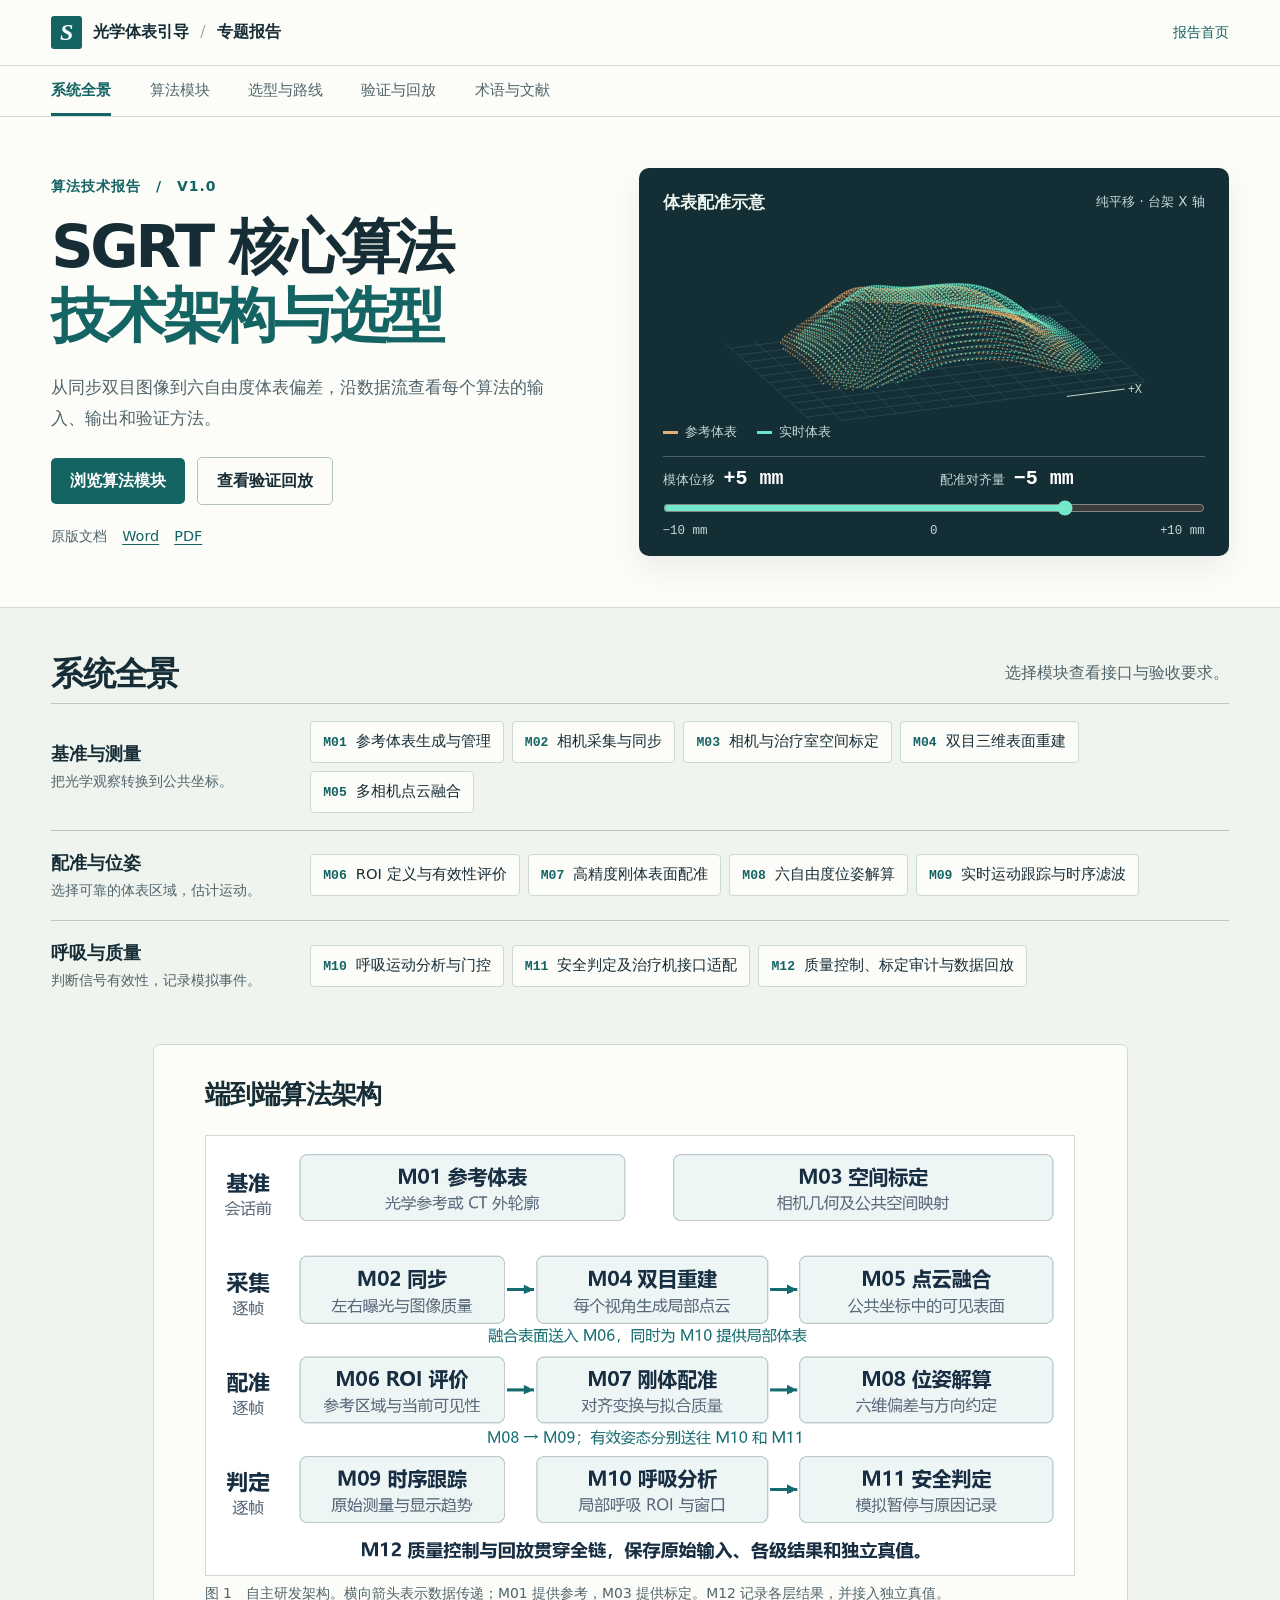
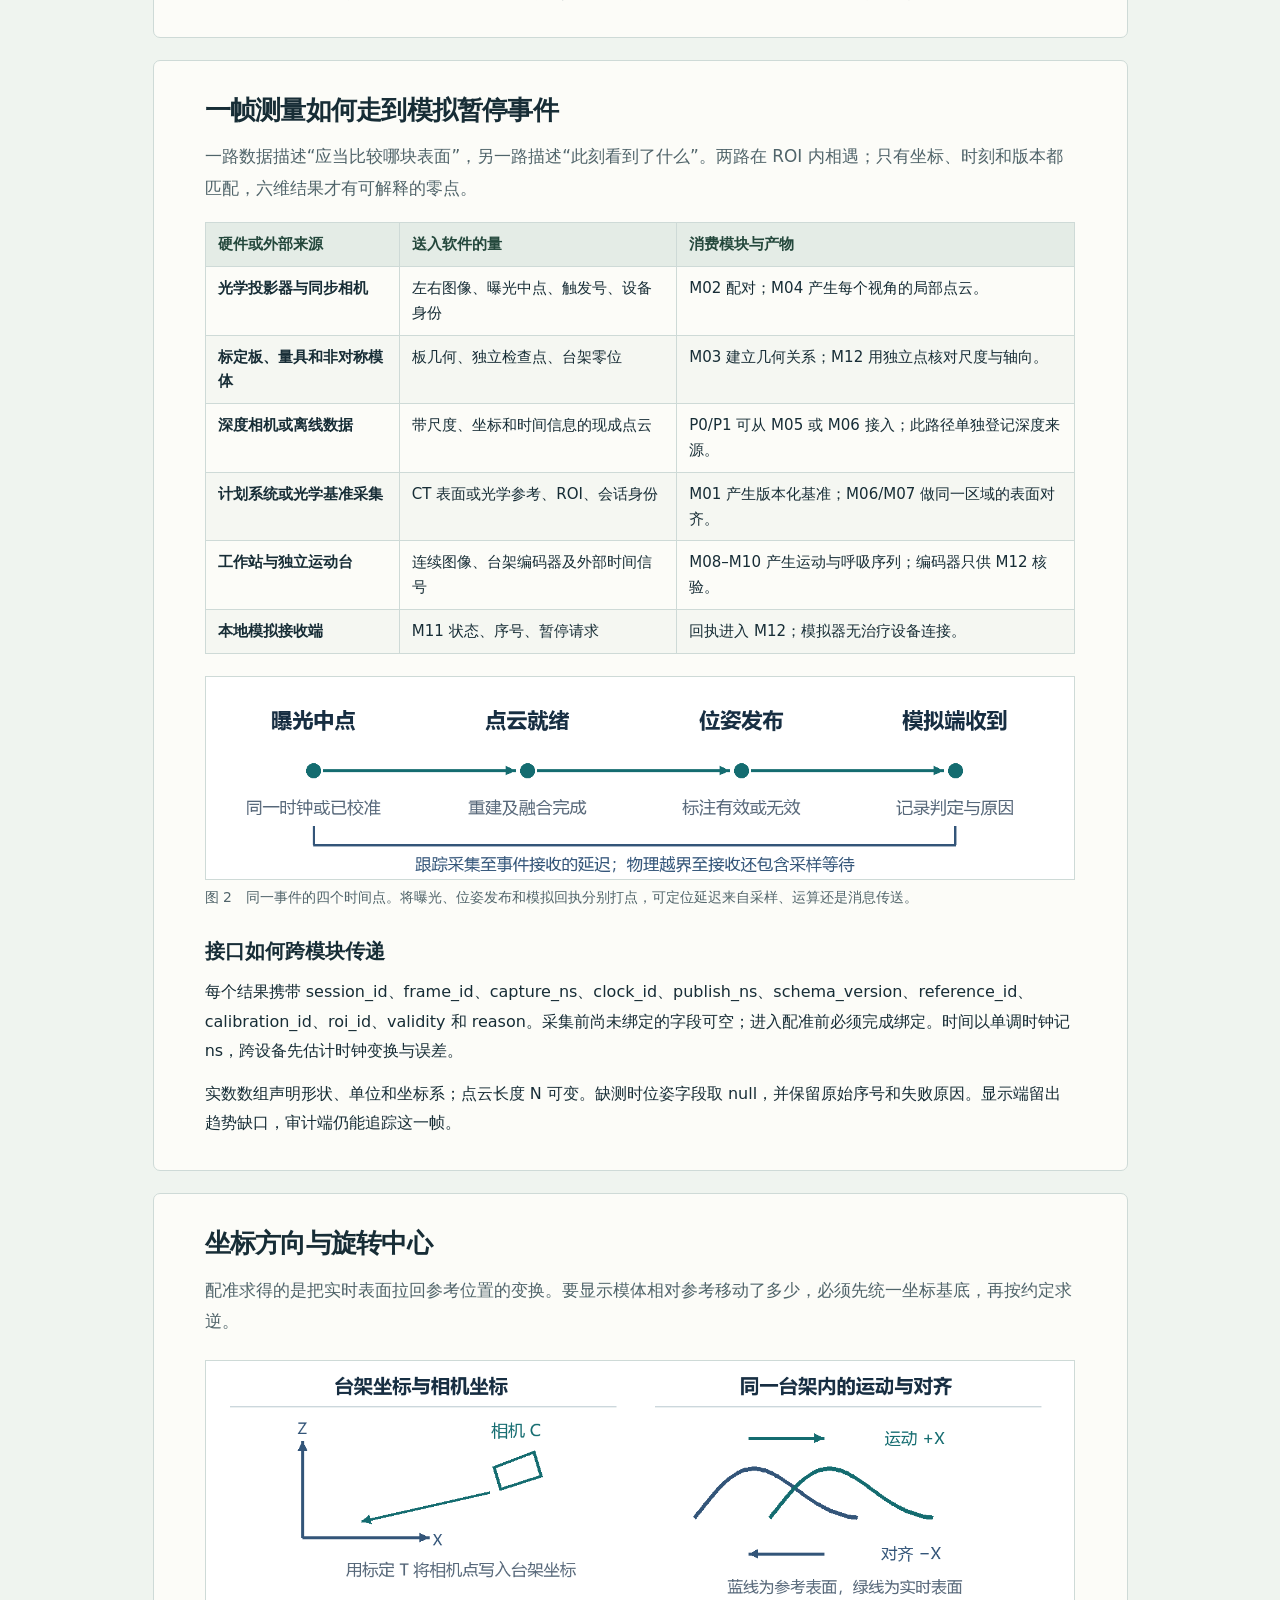
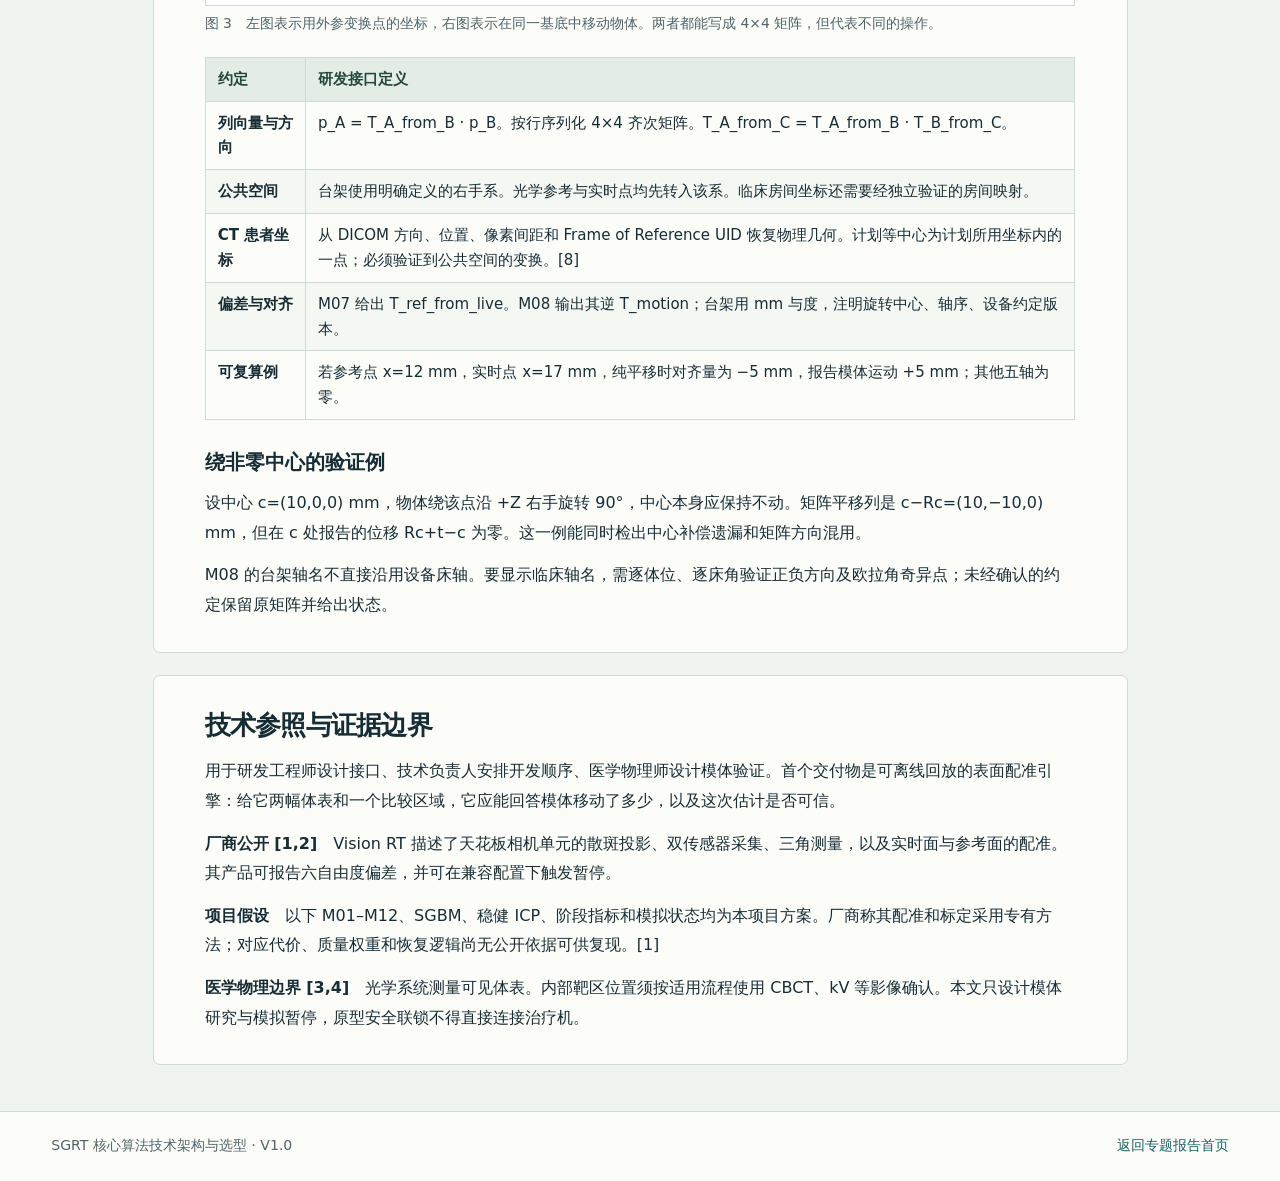
<file: outputs/sgrt-interactive-report/algorithms/index.html>
<!doctype html>
<html lang="zh-CN"><head><meta charset="utf-8"><meta name="viewport" content="width=device-width,initial-scale=1"><meta name="description" content="SGRT 核心算法技术架构与选型，十二个算法模块、独立模体验证与交互式位姿演示。"><title>SGRT 核心算法技术架构与选型 · 交互报告</title><link rel="icon" href="../assets/favicon.svg"><link rel="stylesheet" href="report.css"><script src="report.js" defer></script></head>
<body><a href="#main" class="skip">跳到正文</a><header class="mast"><div class="wrap mastinner"><a class="brand" href="../index.html"><span aria-hidden="true">S</span>光学体表引导 <b>/</b> 专题报告</a><a class="back" href="../index.html">报告首页</a></div></header>
<nav class="topnav" aria-label="报告章节"><div class="wrap navrow"><a href="#overview">系统全景</a><a href="#M01">算法模块</a><a href="#decisions">选型与路线</a><a href="#checks">验证与回放</a><a href="#sources">术语与文献</a></div></nav>
<main id="main" tabindex="-1">
<section class="view" id="overview"><div class="hero wrap"><div class="intro"><p class="kicker">算法技术报告　/　V1.0</p><h1>SGRT 核心算法<br><span>技术架构与选型</span></h1><p class="dek">从同步双目图像到六自由度体表偏差，沿数据流查看每个算法的输入、输出和验证方法。</p><div class="actions"><a class="primary" href="#M01">浏览算法模块</a><a class="secondary" href="#checks">查看验证回放</a></div><div class="downloads"><span>原版文档</span><a href="SGRT-V1.0.docx" download>Word</a><a href="SGRT-V1.0.pdf" download>PDF</a></div></div>
<section class="instrument" aria-label="体表平移交互演示"><div class="instrumenthead"><strong>体表配准示意</strong><span>纯平移 · 台架 X 轴</span></div><canvas id="cloud" role="img" aria-label="合成曲面在参考位置与实时位置的投影，水平位移由下方滑块控制"></canvas><div class="legend"><span><i></i>参考体表</span><span><i></i>实时体表</span></div><div class="motion-controls"><div class="metric"><label for="motion">模体位移</label><output for="motion" id="delta">+5 mm</output></div><div class="metric"><span>配准对齐量</span><output id="inverse">−5 mm</output></div><input id="motion" type="range" min="-10" max="10" step="1" value="5" aria-label="沿台架 X 轴移动模体（毫米）"><div class="range-labels"><span>−10 mm</span><span>0</span><span>+10 mm</span></div></div></section></div>
<div class="overviewbody"><div class="wrap"><div class="secthead"><h2>系统全景</h2><p>选择模块查看接口与验收要求。</p></div><div class="lane"><div><h3>基准与测量</h3><p>把光学观察转换到公共坐标。</p></div><div class="lane-links"><a class="modlink" href="#M01"><span>M01</span>参考体表生成与管理</a><a class="modlink" href="#M02"><span>M02</span>相机采集与同步</a><a class="modlink" href="#M03"><span>M03</span>相机与治疗室空间标定</a><a class="modlink" href="#M04"><span>M04</span>双目三维表面重建</a><a class="modlink" href="#M05"><span>M05</span>多相机点云融合</a></div></div><div class="lane"><div><h3>配准与位姿</h3><p>选择可靠的体表区域，估计运动。</p></div><div class="lane-links"><a class="modlink" href="#M06"><span>M06</span>ROI 定义与有效性评价</a><a class="modlink" href="#M07"><span>M07</span>高精度刚体表面配准</a><a class="modlink" href="#M08"><span>M08</span>六自由度位姿解算</a><a class="modlink" href="#M09"><span>M09</span>实时运动跟踪与时序滤波</a></div></div><div class="lane"><div><h3>呼吸与质量</h3><p>判断信号有效性，记录模拟事件。</p></div><div class="lane-links"><a class="modlink" href="#M10"><span>M10</span>呼吸运动分析与门控</a><a class="modlink" href="#M11"><span>M11</span>安全判定及治疗机接口适配</a><a class="modlink" href="#M12"><span>M12</span>质量控制、标定审计与数据回放</a></div></div>
<div class="reading"><article class="prose"><h2>端到端算法架构</h2><figure><img src="assets/figure-1.png" alt="图 1　自主研发架构。横向箭头表示数据传递；M01 提供参考，M03 提供标定。M12 记录各层结果，并接入独立真值。" loading="lazy"><figcaption>图 1　自主研发架构。横向箭头表示数据传递；M01 提供参考，M03 提供标定。M12 记录各层结果，并接入独立真值。</figcaption></figure></article><article class="prose"><h2>一帧测量如何走到模拟暂停事件</h2><p class="lead">一路数据描述“应当比较哪块表面”，另一路描述“此刻看到了什么”。两路在 ROI 内相遇；只有坐标、时刻和版本都匹配，六维结果才有可解释的零点。</p>
<div class="tablescroll" tabindex="0" aria-label="数据表"><table><thead><tr><th scope="col">硬件或外部来源</th><th scope="col">送入软件的量</th><th scope="col">消费模块与产物</th></tr></thead><tbody><tr><td>光学投影器与同步相机</td><td>左右图像、曝光中点、触发号、设备身份</td><td>M02 配对；M04 产生每个视角的局部点云。</td></tr><tr><td>标定板、量具和非对称模体</td><td>板几何、独立检查点、台架零位</td><td>M03 建立几何关系；M12 用独立点核对尺度与轴向。</td></tr><tr><td>深度相机或离线数据</td><td>带尺度、坐标和时间信息的现成点云</td><td>P0/P1 可从 M05 或 M06 接入；此路径单独登记深度来源。</td></tr><tr><td>计划系统或光学基准采集</td><td>CT 表面或光学参考、ROI、会话身份</td><td>M01 产生版本化基准；M06/M07 做同一区域的表面对齐。</td></tr><tr><td>工作站与独立运动台</td><td>连续图像、台架编码器及外部时间信号</td><td>M08–M10 产生运动与呼吸序列；编码器只供 M12 核验。</td></tr><tr><td>本地模拟接收端</td><td>M11 状态、序号、暂停请求</td><td>回执进入 M12；模拟器无治疗设备连接。</td></tr></tbody></table></div>
<figure><img src="assets/figure-2.png" alt="图 2　同一事件的四个时间点。将曝光、位姿发布和模拟回执分别打点，可定位延迟来自采样、运算还是消息传送。" loading="lazy">
<figcaption>图 2　同一事件的四个时间点。将曝光、位姿发布和模拟回执分别打点，可定位延迟来自采样、运算还是消息传送。</figcaption></figure>
<h3>接口如何跨模块传递</h3>
<p>每个结果携带 session_id、frame_id、capture_ns、clock_id、publish_ns、schema_version、reference_id、calibration_id、roi_id、validity 和 reason。采集前尚未绑定的字段可空；进入配准前必须完成绑定。时间以单调时钟记 ns，跨设备先估计时钟变换与误差。</p>
<p>实数数组声明形状、单位和坐标系；点云长度 N 可变。缺测时位姿字段取 null，并保留原始序号和失败原因。显示端留出趋势缺口，审计端仍能追踪这一帧。</p></article><article class="prose"><h2>坐标方向与旋转中心</h2><p class="lead">配准求得的是把实时表面拉回参考位置的变换。要显示模体相对参考移动了多少，必须先统一坐标基底，再按约定求逆。</p>
<figure><img src="assets/figure-3.png" alt="图 3　左图表示用外参变换点的坐标，右图表示在同一基底中移动物体。两者都能写成 4×4 矩阵，但代表不同的操作。" loading="lazy">
<figcaption>图 3　左图表示用外参变换点的坐标，右图表示在同一基底中移动物体。两者都能写成 4×4 矩阵，但代表不同的操作。</figcaption></figure>
<div class="tablescroll" tabindex="0" aria-label="数据表"><table><thead><tr><th scope="col">约定</th><th scope="col">研发接口定义</th></tr></thead><tbody><tr><td>列向量与方向</td><td>p_A = T_A_from_B · p_B。按行序列化 4×4 齐次矩阵。T_A_from_C = T_A_from_B · T_B_from_C。</td></tr><tr><td>公共空间</td><td>台架使用明确定义的右手系。光学参考与实时点均先转入该系。临床房间坐标还需要经独立验证的房间映射。</td></tr><tr><td>CT 患者坐标</td><td>从 DICOM 方向、位置、像素间距和 Frame of Reference UID 恢复物理几何。计划等中心为计划所用坐标内的一点；必须验证到公共空间的变换。[8]</td></tr><tr><td>偏差与对齐</td><td>M07 给出 T_ref_from_live。M08 输出其逆 T_motion；台架用 mm 与度，注明旋转中心、轴序、设备约定版本。</td></tr><tr><td>可复算例</td><td>若参考点 x=12 mm，实时点 x=17 mm，纯平移时对齐量为 −5 mm，报告模体运动 +5 mm；其他五轴为零。</td></tr></tbody></table></div>
<h3>绕非零中心的验证例</h3>
<p>设中心 c=(10,0,0) mm，物体绕该点沿 +Z 右手旋转 90°，中心本身应保持不动。矩阵平移列是 c−Rc=(10,−10,0) mm，但在 c 处报告的位移 Rc+t−c 为零。这一例能同时检出中心补偿遗漏和矩阵方向混用。</p>
<p>M08 的台架轴名不直接沿用设备床轴。要显示临床轴名，需逐体位、逐床角验证正负方向及欧拉角奇异点；未经确认的约定保留原矩阵并给出状态。</p></article><article class="prose"><h2>技术参照与证据边界</h2><p>用于研发工程师设计接口、技术负责人安排开发顺序、医学物理师设计模体验证。首个交付物是可离线回放的表面配准引擎：给它两幅体表和一个比较区域，它应能回答模体移动了多少，以及这次估计是否可信。</p><p><strong>厂商公开 [1,2]　</strong>Vision RT 描述了天花板相机单元的散斑投影、双传感器采集、三角测量，以及实时面与参考面的配准。其产品可报告六自由度偏差，并可在兼容配置下触发暂停。</p><p><strong>项目假设　</strong>以下 M01–M12、SGBM、稳健 ICP、阶段指标和模拟状态均为本项目方案。厂商称其配准和标定采用专有方法；对应代价、质量权重和恢复逻辑尚无公开依据可供复现。[1]</p><p><strong>医学物理边界 [3,4]　</strong>光学系统测量可见体表。内部靶区位置须按适用流程使用 CBCT、kV 等影像确认。本文只设计模体研究与模拟暂停，原型安全联锁不得直接连接治疗机。</p></article></div></div></div></section>
<section id="modules" class="view wrap chapter"><header class="chapterhead"><h2>算法模块</h2><p>查阅 M01–M12 的技术规格、开源依赖与模体验收方法。</p></header><div class="explorer"><aside class="modulelist"><label for="filter">筛选模块</label><input id="filter" type="search" placeholder="名称、编号或技术词"><div id="modnav"><a class="modlink" href="#M01"><span>M01</span>参考体表生成与管理</a><a class="modlink" href="#M02"><span>M02</span>相机采集与同步</a><a class="modlink" href="#M03"><span>M03</span>相机与治疗室空间标定</a><a class="modlink" href="#M04"><span>M04</span>双目三维表面重建</a><a class="modlink" href="#M05"><span>M05</span>多相机点云融合</a><a class="modlink" href="#M06"><span>M06</span>ROI 定义与有效性评价</a><a class="modlink" href="#M07"><span>M07</span>高精度刚体表面配准</a><a class="modlink" href="#M08"><span>M08</span>六自由度位姿解算</a><a class="modlink" href="#M09"><span>M09</span>实时运动跟踪与时序滤波</a><a class="modlink" href="#M10"><span>M10</span>呼吸运动分析与门控</a><a class="modlink" href="#M11"><span>M11</span>安全判定及治疗机接口适配</a><a class="modlink" href="#M12"><span>M12</span>质量控制、标定审计与数据回放</a></div><p id="no-match" hidden>没有匹配的模块。</p></aside><div class="modulebody"><article class="prose module" id="M01" data-no="M01"><div class="kicker">M01　/　P0 · 配准基线</div><h2>参考体表生成与管理</h2><p class="lead">参考表面决定屏幕上“零偏差”的含义。对模体，先拍一张位置已知的光学表面；对计划参考，还要知道体表在计划坐标中的位置。</p><div class="tablescroll" tabindex="0" aria-label="数据表"><table><thead><tr><th scope="col">接口</th><th scope="col">数据对象与关键字段</th></tr></thead><tbody><tr><td>输入</td><td>光学点云 N×3 mm、基准姿态和确认记录；或 CT 序列、RTSTRUCT 的 External/BODY、计划等中心与坐标标识。</td></tr><tr><td>输出</td><td>ReferenceSurface：vertices_mm[N,3]、faces[M,3]（可选）、reference_id、source、frame、ROI 版本、确认者与时间、T_room_from_ref。</td></tr></tbody></table></div><h3>流程与原理</h3><p>光学路径取稳定的有效帧，记录模体夹具零位或临床 IGRT 确认时点。CT 路径核对切片位置、方向和间距，将已审核轮廓栅格化到物理空间，必要时分割外轮廓，再提取等值面。剔除固定装置与床面。</p><p>变更参考时生成新版本；保存源序列与计划关联。切换至新参考后重新初始化配准和跟踪，使新旧基线的趋势分段。</p><h3>开源选型与自研边界</h3><p><strong>建议复用　</strong><a href="https://github.com/pydicom/pydicom">pydicom</a>（MIT 为主，私有字典另列 BSD 条款）； <a href="https://github.com/SimpleITK/SimpleITK">SimpleITK</a>（Apache-2.0）； <a href="https://github.com/scikit-image/scikit-image">scikit-image</a>（BSD-3-Clause 为主，逐文件有例外）； <a href="https://github.com/isl-org/Open3D">Open3D</a>（MIT）</p><p>开源负责 DICOM 解析与几何运算。团队负责参考审批、坐标核对、版本切换、体位和会话绑定。</p><h3>验收与主要风险</h3><p><strong>模体与时效检查　</strong>用已知尺寸非对称模体验证左右、尺度、表面到真值的有符号偏差。分别评价 CT 与光学路径。参考生成在会话前完成；首帧消费的版本须与已确认版本一致。</p><p><strong>失效情形　</strong>把相机在错误摆位拍下的表面设零，之后即使显示零也会保留系统偏差。缺少计划到房间的已验证映射时，仅允许相对运动回放。</p><h3>最小验证用例</h3><p>参考包中的表面、ROI 和会话可正常载入，再只替换计划 UID。在不改变点云的情况下，身份检查应拒绝错误参考；以此区分数据配对错误与几何误差。</p></article><article class="prose module" id="M02" data-no="M02"><div class="kicker">M02　/　P1 · 采集入口</div><h2>相机采集与同步</h2><p class="lead">运动中的物体在左右相机先后曝光时会出现在不同位置。图像清晰只说明单帧可读，两帧还要属于同一采样时刻。</p><div class="tablescroll" tabindex="0" aria-label="数据表"><table><thead><tr><th scope="col">接口</th><th scope="col">数据对象与关键字段</th></tr></thead><tbody><tr><td>输入</td><td>左右图像 H×W（像素类型随设备声明）、相机序列号、硬件触发计数、曝光起止、主机单调时钟映射、投影状态。</td></tr><tr><td>输出</td><td>StereoFrameBundle：pair_id、left/right、capture_ns[2]、skew_ns、clock_id、exposure_us[2]、calibration_id、quality 与丢帧计数。</td></tr></tbody></table></div><h3>流程与原理</h3><p>按共同触发号和曝光中点配对，再检查尺寸、时差、饱和率、模糊度与重复帧。队列有长度和时效上限；无法配对的帧记原因后丢弃。</p><p>跨时钟域先测偏移与漂移。用运动上界 v 和允许的时序误差 e 估算时差预算 Δt ≤ e/v，再用可见闪光或编码器验证。</p><h3>开源选型与自研边界</h3><p><strong>建议复用　</strong><a href="https://github.com/opencv/opencv">OpenCV</a>（Apache-2.0（≥4.5.0））</p><p>OpenCV 可完成图像处理、录像回放。硬件时间戳和触发通常通过厂商 SDK 获取，适配、缓存、时钟转换与异常诊断由团队负责。</p><h3>验收与主要风险</h3><p><strong>模体与时效检查　</strong>测曝光中点时差的 P95 和最大值，报告有效配对率、丢帧率及采集到发布的等待时间。人为重复一帧、延迟一帧、断开一台相机，核对拒绝计数和原因。</p><p><strong>失效情形　</strong>仅按主机到达时间配对，会把传输抖动误认为同步；长曝光或滚动快门还会引入帧内运动。无法测得时差时标记同步状态未知。</p><h3>最小验证用例</h3><p>回放中保持左右图像内容不变，将右相机触发计数平移一帧。系统应报告配对失败，不能因图像相似而保留上一帧。</p></article><article class="prose module" id="M03" data-no="M03"><div class="kicker">M03　/　P1 起步 · P2 多视角</div><h2>相机与治疗室空间标定</h2><p class="lead">先量清两台相机彼此在哪里，再确定相机所见的一毫米在公共空间里对应哪一毫米。台架零点与辐射等中心须分别建立。</p><div class="tablescroll" tabindex="0" aria-label="数据表"><table><thead><tr><th scope="col">接口</th><th scope="col">数据对象与关键字段</th></tr></thead><tbody><tr><td>输入</td><td>已知尺寸标定板、多姿态角点、相机分辨率、独立留出验证点、台架坐标；未来临床阶段另需独立测得的放射学等中心。</td></tr><tr><td>输出</td><td>CalibrationSet：K[3,3]、D[k]、T_right_from_left[4,4]、T_room_from_cam[4,4]、有效体积、验证误差、标定版本与失效原因。</td></tr></tbody></table></div><h3>流程与原理</h3><p>覆盖视场中心、边缘与多深度拟合内参和畸变；联合优化各相机外参以降低重投影误差。再以可测标记关联台架，保留独立检查体积。</p><p>固定一个坐标系消除整体平移、旋转的不确定性；分别记录拟合图像与验证点。未来由物理师以独立影像/模体检验光学中心对辐射中心的偏差。[1,3]</p><h3>开源选型与自研边界</h3><p><strong>建议复用　</strong><a href="https://github.com/opencv/opencv">OpenCV</a>（Apache-2.0（≥4.5.0））； <a href="https://github.com/ceres-solver/ceres-solver">Ceres Solver</a>（BSD-3-Clause 为主）</p><p>OpenCV 求基础几何，Ceres 可做联合最小二乘。团队承担采样覆盖、几何基准、独立验证、漂移策略与版本失效。</p><h3>验收与主要风险</h3><p><strong>模体与时效检查　</strong>报告重投影误差（px）和留出点三维误差（mm）的分布、最大值和位置。离线标定另计时；每帧核对适用分辨率和版本。移动支架后测试能否拒用旧标定。</p><p><strong>失效情形　</strong>同批角点的残差很小仍可能存在尺度偏差。采用另一件有计量记录的量具或模体，覆盖视场边缘，避免用参与拟合的点作独立真值。</p><h3>最小验证用例</h3><p>用已知尺寸的非对称物件置于中心与边缘。若两处重投影均良好但边缘的独立三维误差增大，应缩小声明的有效体积或重做标定。</p></article><article class="prose module" id="M04" data-no="M04"><div class="kicker">M04　/　P2 · 自主光学链</div><h2>双目三维表面重建</h2><p class="lead">同一个散斑在两张校正图像中的水平位置不同。这个差值称为视差，相机用它估算表面沿光轴的深度。[1,6]</p><div class="tablescroll" tabindex="0" aria-label="数据表"><table><thead><tr><th scope="col">接口</th><th scope="col">数据对象与关键字段</th></tr></thead><tbody><tr><td>输入</td><td>有效 StereoFrameBundle、K/D、双目外参、匹配搜索范围、有效视场与掩膜。</td></tr><tr><td>输出</td><td>LocalPointCloud：xyz_mm[N,3]、normals[N,3]、confidence[N]、source_pixel[N,2]；另存深度图、视差及 valid_mask[H,W]。</td></tr></tbody></table></div><h3>流程与原理</h3><p>去畸变并极线校正；沿同一图像行寻找对应纹理。以 SGBM 为基线，检查左右一致性和唯一性，再三角测量。保留无效像素并为有效邻域计算法向。</p><p>理想校正且主点横坐标一致时 Z=fB/d。f、d 用 px，B 用 mm。相同视差误差在远处引起更大的深度误差，约为 |δZ|≈Z²|δd|/(fB)。</p><figure><img src="assets/figure-4.png" alt="图 4　理想双目几何。已知两台相机的位置，同一点的两条观测射线给出三维位置。示意图未按比例绘制。" loading="lazy"><figcaption>图 4　理想双目几何。已知两台相机的位置，同一点的两条观测射线给出三维位置。示意图未按比例绘制。</figcaption></figure><h3>开源选型与自研边界</h3><p><strong>建议复用　</strong><a href="https://github.com/opencv/opencv">OpenCV</a>（Apache-2.0（≥4.5.0））； <a href="https://github.com/isl-org/Open3D">Open3D</a>（MIT）</p><p>复用 OpenCV 的校正、匹配及重投影。团队负责主动纹理、反光与遮挡处理、置信度标定及适用距离。</p><h3>验收与主要风险</h3><p><strong>模体与时效检查　</strong>用实测阶梯块跨距离、角度与材质取样。分开报告轴向偏差、绝对误差 P95 和有效面积占比；记录每帧重建耗时 P95。关闭投影，验证弱纹理处能正确失效。</p><p><strong>失效情形　</strong>视差定点编码或基线单位错会整体缩放点云。以已知高度台阶检验前后顺序和尺度，禁止将插补区域当有效测量。</p><h3>最小验证用例</h3><p>示例 f=1000 px、B=100 mm、d=50 px，得到 Z=2000 mm。以同一单位手算一对点，再对照程序输出；该例只校验公式和单位。</p></article><article class="prose module" id="M05" data-no="M05"><div class="kicker">M05　/　P1 单视角接口 · P2 融合</div><h2>多相机点云融合</h2><p class="lead">各视角像从不同角度拍的照片。先把点云移到同一坐标系、对齐时间，再判断重叠处能否代表同一块表面。</p><div class="tablescroll" tabindex="0" aria-label="数据表"><table><thead><tr><th scope="col">接口</th><th scope="col">数据对象与关键字段</th></tr></thead><tbody><tr><td>输入</td><td>各组 LocalPointCloud、对应采集时间、点级置信度、外参、可见区域与源相机标识。</td></tr><tr><td>输出</td><td>LiveSurface：xyz_room_mm[N,3]、normals、source_mask、valid_mask、coverage_by_view、overlap_disagreement_mm、capture_ns。</td></tr></tbody></table></div><h3>流程与原理</h3><p>同一采样窗口内，把各组点云变换到公共系；剔除无效点，按空间体素分组。重叠区在一致性通过后才按质量加权，冲突点保留分歧标记。</p><p>单视角通过同一接口发布并标明来源；多视角增加重叠残差、可见面积及单视角失效判断。有效几何不足时将状态传给 M06。</p><h3>开源选型与自研边界</h3><p><strong>建议复用　</strong><a href="https://github.com/isl-org/Open3D">Open3D</a>（MIT）</p><p>Open3D 负责点云变换、空间索引、体素化。团队决定时间窗口、点权重、冲突阈值和视角退出策略。</p><h3>验收与主要风险</h3><p><strong>模体与时效检查　</strong>用重叠视场中的静止斜面和运动台阶测接缝距离 P95、融合覆盖率；记录各视角到齐等待和融合耗时。遮掉一个视角后，来源掩膜须随之改变。</p><p><strong>失效情形　</strong>错标定的两张表面做平均会得到一张平滑的错误表面。超过一致性预算时输出冲突区域，以独立模体检查漂移。</p><h3>最小验证用例</h3><p>同一块台阶在两视角的高度一致时可融合。人为在一个视角外参加入偏移后，重叠分歧应上升；检查是否保留视角来源供定位。</p></article><article class="prose module" id="M06" data-no="M06"><div class="kicker">M06　/　P0 · 配准入口</div><h2>ROI 定义与有效性评价</h2><p class="lead">同样数量的点，取在平板上与取在有起伏的模体上，可判断的运动方向不同。ROI 同时定义“比较哪里”和“还能相信哪些方向”。[3]</p><div class="tablescroll" tabindex="0" aria-label="数据表"><table><thead><tr><th scope="col">接口</th><th scope="col">数据对象与关键字段</th></tr></thead><tbody><tr><td>输入</td><td>带三角面的参考表面、参考 ROI 面索引或顶点权重、实时点云和可见性、可信初值及其时效。</td></tr><tr><td>输出</td><td>RoiObservation：roi_id、ref_faces、live_indices、area_visible_ratio、quality_mask、geometry_score、status 与 reason。</td></tr></tbody></table></div><h3>流程与原理</h3><p>在参考面上圈定稳定区域，扣除遮挡、衣物或活动组织；按初值寻找实时对应，按参考面面积加权统计覆盖。重新捕获时使用独立粗初始化。</p><p>比较多方向法向量及刚体微扰雅可比矩阵的奇异值。以约定的特征长度归一化旋转与平移，再比较退化指标；具体阈值由留出模体数据确定。</p><h3>开源选型与自研边界</h3><p><strong>建议复用　</strong><a href="https://github.com/isl-org/Open3D">Open3D</a>（MIT）； <a href="https://github.com/scipy/scipy">SciPy</a>（BSD-3-Clause）</p><p>Open3D 提供法向、裁剪和近邻。团队负责 ROI 版本、可见面积分母、几何评价及不同应用部位的规则。</p><h3>验收与主要风险</h3><p><strong>模体与时效检查　</strong>固定分母为已选参考 ROI 面积，报告可见面积/分母。逐步遮挡曲面并另测平板的切向移动，记录各轴真值误差、拒绝率和逐帧耗时。</p><p><strong>失效情形　</strong>对称表面可能出现多个同样好的对应。即使覆盖率很高，也须标出退化或拒绝输出全六维；ROI 改动后重新评估。</p><h3>最小验证用例</h3><p>设置平面与带凸起的两个等面积 ROI，施加相同切向位移。两组都可有高覆盖；只有对该方向有足够约束的测量才可接受。</p></article><article class="prose module" id="M07" data-no="M07"><div class="kicker">M07　/　P0 · 首个算法包</div><h2>高精度刚体表面配准</h2><p class="lead">把实时表面想象成一张能整体移动的硬壳。配准在选定区域里移动这张壳，使它贴近参考表面，同时降低局部变形点的影响。[7]</p><div class="tablescroll" tabindex="0" aria-label="数据表"><table><thead><tr><th scope="col">接口</th><th scope="col">数据对象与关键字段</th></tr></thead><tbody><tr><td>输入</td><td>有效参考/实时 ROI 点、参考法向、点权重、同一公共坐标下的初值；跟踪时可用未过期的上一可信姿态。</td></tr><tr><td>输出</td><td>RegistrationResult：T_ref_from_live[4,4]、residual_p95_mm、inlier_ratio、overlap、observability、iterations、status。</td></tr></tbody></table></div><h3>流程与原理</h3><p>从粗到细下采样，匹配最近邻，以距离与法向夹角剔除异常对应；迭代更新刚体旋转和平移。超迭代或超时退出，复核重叠率、稳健残差和几何约束。</p><p>点到平面残差 rᵢ=nᵢ·(Rpᵢ+t−qᵢ)。pᵢ 是实时点，qᵢ 是参考点；沿参考法向 nᵢ 测距离。用稳健损失减弱离群对应的影响。</p><figure><img src="assets/figure-5.png" alt="图 5　点到平面距离。残差只测量法向分量，一块平坦区域即便拟合得很好，也可能约束不住切向运动。" loading="lazy"><figcaption>图 5　点到平面距离。残差只测量法向分量，一块平坦区域即便拟合得很好，也可能约束不住切向运动。</figcaption></figure><h3>开源选型与自研边界</h3><p><strong>建议复用　</strong><a href="https://github.com/isl-org/Open3D">Open3D</a>（MIT）； <a href="https://github.com/Image-X-Institute/SpyGRT">SpyGRT</a>（MIT）</p><p>Open3D 提供点到平面 ICP 与稳健核。团队负责初始化范围、尺度层级、失锁重定位和误配拒绝。商业配准目标函数未公开。[1]</p><h3>验收与主要风险</h3><p><strong>模体与时效检查　</strong>对已知台架与留出组合位姿测平移、旋转误差，记录错误接受、错误拒绝和耗时 P95。初值超出捕获范围或平面对称时，测试是否给出失败原因。</p><p><strong>失效情形　</strong>误配可能同时表现为已收敛和低残差。独立真值衡量位姿误差，另记录失败案例及失效率，避免只在成功样本上评价。</p></article><article class="prose module" id="M08" data-no="M08"><div class="kicker">M08　/　P0 · 坐标语义</div><h2>六自由度位姿解算</h2><p class="lead">同一次模体向右移动，患者运动方向和数学对齐方向恰好相反。本模块让每个数字都能回答“谁相对谁、绕哪个点”。</p><div class="tablescroll" tabindex="0" aria-label="数据表"><table><thead><tr><th scope="col">接口</th><th scope="col">数据对象与关键字段</th></tr></thead><tbody><tr><td>输入</td><td>有效 T_ref_from_live、公共坐标基、旋转中心 c[3]、轴向与角序约定 convention_id、基准和当前床几何（适用时）。</td></tr><tr><td>输出</td><td>Pose6D：delta_at_center_mm[3]、angles_deg[3]、T_motion[4,4]、center_mm[3]、convention_id、status。</td></tr></tbody></table></div><h3>流程与原理</h3><p>验证 RᵀR≈I、det(R)≈+1 与齐次末行。对已在同一基底表达的配准变换求逆得到参考到当前的运动；按定义计算中心位移和欧拉角。</p><p>对运动 T=(R,t)，c 点位移为 Rc+t−c。内部保留旋转矩阵；研发台架示例采用 R=Rz(γ)Ry(β)Rx(α)，右手主动旋转、列向量，最右项先作用。</p><h3>开源选型与自研边界</h3><p><strong>建议复用　</strong><a href="https://github.com/scipy/scipy">SciPy</a>（BSD-3-Clause）</p><p>SciPy 可作独立旋转运算对照。团队负责设备轴、体位、床角与 LAT/LNG/VRT、Pitch/Roll/Yaw 的映射表、角度奇异标志和显示语义。</p><h3>验收与主要风险</h3><p><strong>模体与时效检查　</strong>测试六个轴的正负方向、非零中心、复合旋转、逆变换和近奇异姿态；与手算或独立程序核对。逐帧记录发布耗时及非法矩阵拒绝数。</p><p><strong>失效情形　</strong>直接读出 4×4 矩阵最后一列，在旋转中心偏离原点时会给错位移。未验证设备约定时只显示台架轴，禁止把偏差作为移床指令。</p><h3>最小验证用例</h3><p>将第 3 页绕偏心点旋转的例子写成测试，断言中心位移为零，同时保留矩阵非零平移列。随后将角度从度误作弧度，验证交叉测试能捕获错误。</p></article><article class="prose module" id="M09" data-no="M09"><div class="kicker">M09　/　P1 · 动态测量</div><h2>实时运动跟踪与时序滤波</h2><p class="lead">连续比较每次有效测量，并在缺测处保留空白。平滑显示有助于读趋势，但快速运动必须能及时出现在原始判定链上。</p><div class="tablescroll" tabindex="0" aria-label="数据表"><table><thead><tr><th scope="col">接口</th><th scope="col">数据对象与关键字段</th></tr></thead><tbody><tr><td>输入</td><td>带采集时间的 Pose6D 与配准质量、时钟域、参考版本、上一可信状态及最大数据年龄配置。</td></tr><tr><td>输出</td><td>TrackingState：raw_pose、display_pose、age_ms、velocity、capture_ns、publish_ns、tracking_status、gap_reason。</td></tr></tbody></table></div><h3>流程与原理</h3><p>按采集时序核对序号、版本与年龄；对有效测量估算速度，按旋转群处理姿态连续性。显示支路可平滑，判定支路消费带质量的原始测量。</p><p>大跳变触发低延迟异常标记和复核，勿静默平滑掉真实运动。超时、断流、换参考后失锁，重新捕获和验证后再恢复有效输出。</p><h3>开源选型与自研边界</h3><p><strong>建议复用　</strong><a href="https://github.com/scipy/scipy">SciPy</a>（BSD-3-Clause）</p><p>SciPy 支持旋转与离线滤波对照。时间对齐、失锁恢复、原始/显示两支路和时效策略需自研。</p><h3>验收与主要风险</h3><p><strong>模体与时效检查　</strong>让动态模体经历阶跃、匀速和停顿；测静止抖动、阶跃响应、长时漂移及有效更新率。注入停帧，超时须在约定的看门狗周期内报出并记录实测延迟。</p><p><strong>失效情形　</strong>预测值可能在遮挡后仍很平滑。缺测时原始位姿置空、趋势断线，并向 M11 发布无效原因；预测只供诊断。</p><h3>最小验证用例</h3><p>在静止段后引入阶跃，分别记录原始测量与平滑显示首次越界的时间。模拟判定的输入记录应能追溯至原始测量。</p></article><article class="prose module" id="M10" data-no="M10"><div class="kicker">M10　/　P3 · 呼吸模体</div><h2>呼吸运动分析与门控</h2><p class="lead">胸腹部局部起伏与整体平移可能同时发生。分别估计稳定区域的刚体运动和呼吸 ROI 的局部位移，才有条件解释呼吸曲线。</p><div class="tablescroll" tabindex="0" aria-label="数据表"><table><thead><tr><th scope="col">接口</th><th scope="col">数据对象与关键字段</th></tr></thead><tbody><tr><td>输入</td><td>呼吸 ROI 点云、时间戳、稳定区域运动估计、基线、窗口上下限（mm）、滞回/驻留时间配置与有效性。</td></tr><tr><td>输出</td><td>RespirationState：signed_mm、baseline_id、phase_optional、hold_state、window_state、quality、capture_ns。</td></tr></tbody></table></div><h3>流程与原理</h3><p>将呼吸 ROI 对齐到参考坐标，以法向有符号位移的稳健统计量生成波形。用可识别的自由呼吸区间估计周期；DIBH 采用幅度窗口、平台稳定性和驻留规则。</p><p>退出窗口及信号无效分别编码；记录滤波和驻留的附加延迟。屏气平台上或不规则呼吸时，相位可空。全局姿态仍须独立合格。</p><figure><img src="assets/figure-6.png" alt="图 6　幅度门控示意。平台、窗口和出窗均为解释算法而绘制；曲线未使用患者数据，窗口没有临床阈值含义。" loading="lazy"><figcaption>图 6　幅度门控示意。平台、窗口和出窗均为解释算法而绘制；曲线未使用患者数据，窗口没有临床阈值含义。</figcaption></figure><h3>开源选型与自研边界</h3><p><strong>建议复用　</strong><a href="https://github.com/scipy/scipy">SciPy</a>（BSD-3-Clause）； <a href="https://github.com/isl-org/Open3D">Open3D</a>（MIT）</p><p>SciPy 支持信号处理，Open3D 做表面采样。团队负责基线更新、全局/局部解耦、窗口配置、失效降级和模拟事件。</p><h3>验收与主要风险</h3><p><strong>模体与时效检查　</strong>用独立编码器波形测试幅度偏差、入窗和出窗延迟 P95/最大值；加入基线漂移、整体移动与遮挡。按事件统计漏报和误报，记录每次出窗的时刻。</p><p><strong>失效情形　</strong>呼吸 ROI 与刚体 ROI 高度重叠可能把呼吸信号拟合掉。含局部形变的模体可检出这种串扰；内部靶区运动需另行验证。[3,4] </p></article><article class="prose module" id="M11" data-no="M11"><div class="kicker">M11　/　P3 · 仅模拟端点</div><h2>安全判定及治疗机接口适配</h2><p class="lead">把每次判断和原因发送给本地模拟器，供操作者回放“系统何时发现超限”。原型联锁不连接治疗机，不发送出束、停束或移床命令。</p><div class="tablescroll" tabindex="0" aria-label="数据表"><table><thead><tr><th scope="col">接口</th><th scope="col">数据对象与关键字段</th></tr></thead><tbody><tr><td>输入</td><td>原始位姿、ROI/QC、呼吸有效性（按模式）、采集年龄、参考和标定版本、上下文、模拟设备状态及配置版本。</td></tr><tr><td>输出</td><td>GateDecision：state、reason_codes[]、sequence、capture_ns、decision_ns、config_id、sim_hold_requested。NORMAL 只表示本次监测条件满足。</td></tr></tbody></table></div><h3>流程与原理</h3><p>先检查身份/版本、时效与几何质量，无效输出 INVALID；有效超限或呼吸出窗输出 HOLD_REQUIRED。WARNING 表示经配置的非阻断提示，NORMAL 表示监测正常。</p><p>启动、断链或重启进入 INVALID。INVALID 与 HOLD_REQUIRED 均触发模拟暂停；重新获得有效测量后，还须满足恢复条件及模拟确认，不能由心跳单独复位。</p><h3>开源选型与自研边界</h3><p><strong>建议复用　</strong><a href="https://github.com/pytest-dev/pytest">pytest</a>（MIT）</p><p>状态判断、原因优先级、看门狗、恢复策略和接口隔离由团队负责；pytest 只用于自动化测试。研究程序不包含治疗设备驱动。</p><h3>验收与主要风险</h3><p><strong>模体与时效检查　</strong>用状态转移表回放断帧、错参考、越界、重启、重复序号和超时。逐事件核对预期结果；记录物理事件到模拟端收到暂停请求的 P95 与最大延迟。</p><p><strong>失效情形　</strong>若程序停止且不再发事件，模拟端须依靠自己的超时检测进入暂停。模拟接收时刻不能推断真实射束停止时刻。</p><h3>最小验证用例</h3><p>在合格姿态下切断事件流，让模拟端独立超时；随后只恢复心跳。模拟暂停应保持，直至新的有效测量和规定的恢复确认到齐。</p></article><article class="prose module" id="M12" data-no="M12"><div class="kicker">M12　/　P0 建立 · 全阶段使用</div><h2>质量控制、标定审计与数据回放</h2><p class="lead">用独立标尺回答三个问题：实际移动了多少、系统报告了多少、何时报告。每次软件或硬件变更都应能重放同一组失败样例。</p><div class="tablescroll" tabindex="0" aria-label="数据表"><table><thead><tr><th scope="col">接口</th><th scope="col">数据对象与关键字段</th></tr></thead><tbody><tr><td>输入</td><td>原始帧、基准面、配置与标定快照、中间结果、模拟事件、独立真值轨迹、真值不确定度和时钟对齐记录。</td></tr><tr><td>输出</td><td>QCReport：case_id、truth_id、input_hash、versions、condition、metrics、counts、threshold_version、outcome 与失败样例定位。</td></tr></tbody></table></div><h3>流程与原理</h3><p>冻结案例、采样条件和评价脚本；将真值与被测算法分开，按时间对齐。按姿态、工作距离、遮挡和 ROI 分层汇总，再逐版本比较成功和失败分布。</p><p>同时记录原始帧数、有效输出数、被拒帧数与原因。把质量不足、门槛未批准和测得超限分别记录为不可判定、待评审和失败。</p><h3>开源选型与自研边界</h3><p><strong>建议复用　</strong><a href="https://github.com/pytest-dev/pytest">pytest</a>（MIT）； <a href="https://github.com/scipy/scipy">SciPy</a>（BSD-3-Clause）</p><p>pytest 编排行为测试，SciPy 作独立数值交叉检验。团队负责真值采集和计量、场景冻结、回放格式、审计完整性及判定规则。</p><h3>验收与主要风险</h3><p><strong>模体与时效检查　</strong>用已知输入重放两次，比对状态序列和限定容差内的数值。报告独立真值误差及时间不确定度；在有/无录制两种模式实测延迟，验证日志不中断判断链。</p><p><strong>失效情形　</strong>同一模型生成输入和真值会掩盖共同错误。数学合成、实物几何和动态时间三类证据分别归档；记录失败条件、复现入口与责任人。</p><h3>最小验证用例</h3><p>冻结一例真实或构造的失败样本，再修改算法版本。报告同时列出旧版与新版的状态、连续误差和输入摘要，可追踪“拒绝”是否被错误改成“有效”。</p></article></div></div></section>
<section class="view wrap chapter" id="decisions"><header class="chapterhead"><h2>开源选型与实施路线</h2><p>从基础库到团队自研边界，按 P0–P4 的验证证据推进。</p></header><article class="prose"><h2>开源与自研对照矩阵</h2><p class="lead">优先复用已知的数学运算；团队负责定义它们在什么输入条件下有效、何时拒绝结果，以及怎样用独立真值证明判断正确。软件名称可点开查看项目，许可条款入口列在下表后。</p>
<div class="tablescroll" tabindex="0" aria-label="数据表"><table><thead><tr><th scope="col">模块</th><th scope="col">复用内容</th><th scope="col">团队交付</th><th scope="col">最早阶段</th></tr></thead><tbody><tr><td>M01</td><td>pydicom、SimpleITK、scikit-image / Open3D</td><td>参考身份、坐标关联与版本审批</td><td>P0 光学</td></tr><tr><td>M02</td><td>OpenCV 与设备 SDK</td><td>同步、时钟域、过期帧拒绝</td><td>P1</td></tr><tr><td>M03</td><td>OpenCV、Ceres Solver</td><td>多视角基准、独立标定检查</td><td>P1 → P2</td></tr><tr><td>M04</td><td>OpenCV、Open3D</td><td>主动纹理、可信匹配、深度 QC</td><td>P2</td></tr><tr><td>M05</td><td>Open3D</td><td>跨视角时间和重叠冲突判定</td><td>P1 → P2</td></tr><tr><td>M06</td><td>Open3D、SciPy</td><td>ROI 可见性、几何退化判定</td><td>P0</td></tr><tr><td>M07</td><td>Open3D；SpyGRT 用作对照</td><td>配准编排、误配检测、重定位</td><td>P0</td></tr><tr><td>M08</td><td>SciPy 旋转运算</td><td>坐标语义、旋转中心与方向验证</td><td>P0</td></tr><tr><td>M09</td><td>SciPy 离线对照</td><td>动态有效性、失锁恢复与时效</td><td>P1</td></tr><tr><td>M10</td><td>SciPy、Open3D</td><td>呼吸 ROI、漂移与窗口判定</td><td>P3</td></tr><tr><td>M11</td><td>pytest 测试工具</td><td>判定与恢复逻辑、模拟端超时</td><td>P3</td></tr><tr><td>M12</td><td>pytest、SciPy</td><td>独立真值、回放和版本回归</td><td>P0 起</td></tr></tbody></table></div>
<h3>项目许可入口</h3>
<p><a href="https://github.com/pydicom/pydicom/blob/main/LICENSE">pydicom</a>  /  <a href="https://github.com/SimpleITK/SimpleITK/blob/master/LICENSE">SimpleITK</a>  /  <a href="https://github.com/scikit-image/scikit-image/blob/main/LICENSE.txt">scikit-image</a>  /  <a href="https://github.com/isl-org/Open3D/blob/main/LICENSE">Open3D</a>  /  <a href="https://opencv.org/license/">OpenCV</a>  /  <a href="https://github.com/ceres-solver/ceres-solver/blob/master/LICENSE">Ceres Solver</a>  /  <a href="https://github.com/scipy/scipy/blob/main/LICENSE.txt">SciPy</a>  /  <a href="https://github.com/Image-X-Institute/SpyGRT/blob/main/LICENSE">SpyGRT</a>  /  <a href="https://github.com/pytest-dev/pytest/blob/main/LICENSE">pytest</a></p>
<p>项目主许可证适用于相应代码范围。发布前固定标签或提交号，登记实际启用的可选求解器、图像编解码器、二进制包和随包数据；厂商 SDK 按其单独授权核对。SpyGRT 可用于研究对照，论文结果对应其具体设备和试验条件。[5]</p></article><article class="prose"><h2>研发实施路线图</h2><p class="lead">把“配准算得对吗”放在“相机能否实时采到”之前验证。阶段按证据推进；P0–P4 是开发顺序，未给出项目工期承诺。</p>
<div class="tablescroll" tabindex="0" aria-label="数据表"><table><thead><tr><th scope="col">阶段</th><th scope="col">交付物与依赖</th><th scope="col">进入下一阶段的证据</th></tr></thead><tbody><tr><td>P0<br>离线配准</td><td>算法包 A：M01 光学参考、M06 ROI、M07 配准、M08 位姿、M12 回放。输入两组三维表面，可绕开相机。</td><td>用已知刚体变换验证数学与符号；再用独立模体检查实体链。归档有效误差、被拒试次和错误接受。</td></tr><tr><td>P1<br>实时原型</td><td>算法包 B 的入口：M02、M03、M05 与 M09。可从一台深度相机或已有同步双目点云开始，接入工作站。</td><td>随台架运动记录误差、延迟和丢帧；断流、遮挡、过期数据应产生可回放的无效记录。</td></tr><tr><td>P2<br>自主双目</td><td>完善算法包 B：加入 M04。先验证一组同步双目与主动纹理，再增加视角和 M03/M05 的联合标定与融合。</td><td>在独立量具上交付距离、材质、视角和覆盖分层结果。评估多视角互扰、几何错层及退出机制。</td></tr><tr><td>P3<br>呼吸模拟</td><td>算法包 C：M09、M10、M11 与 M12。接入运动模体、独立编码器和本地模拟接收端。</td><td>同时报告出窗/恢复判定、误报漏报和物理事件到模拟接收的延迟；全部失效用例均有预期状态。</td></tr><tr><td>P4<br>验证准备</td><td>医学物理师参与设计计划参考与独立影像验证、设备 QA 和变更回归。正式设备集成为后续独立工作。</td><td>归档适用范围、风险追溯和独立评审。原型验收始终在模拟端结束，临床使用需另行评估。[3,4,9]</td></tr></tbody></table></div>
<h3>原稿研究目标如何解释</h3>
<p>P0 原稿提出平移 ≤1 mm、旋转 ≤0.5°；P2 将 ≤0.5 mm、≤0.2° 作为限定条件下的探索目标。两组数字均待评审，尚无本项目达标证据，也不作为患者门控窗口。</p>
<p>建议预先约定：在各指定工作条件中，逐试次计算指定中心的三维位移误差范数和整体旋转角误差，分别取 P95 与候选数字比较，同时报告最坏值、有效率及错误接受。先冻结统计口径、样本量和真值不确定度，再采集用于验收的数据。</p></article></section>
<section class="view wrap chapter" id="checks"><header class="chapterhead"><h2>验证与事件回放</h2><p>在独立真值上评价几何误差、动态延迟和无效状态。</p></header><section class="replay" id="replay"><header><span class="kicker">模体遮挡回放</span><h3>从有效测量到失锁恢复</h3><p>选择采样时刻，查看原始位姿、判定原因与模拟暂停状态。</p></header><div class="frames" aria-label="采样时刻"><button type="button" data-frame="0" aria-pressed="true">41 · 正常</button><button type="button" data-frame="1" aria-pressed="false">42 · 遮挡</button><button type="button" data-frame="2" aria-pressed="false">43 · 停帧</button><button type="button" data-frame="3" aria-pressed="false">44+ · 恢复</button></div><div id="frame-data" aria-live="polite"></div></section><article class="prose"><h2>精度与实时性怎样验收</h2><p class="lead">验收记录应能说明哪台量具提供真值、在哪个中心计算误差、从哪个物理事件开始计时，以及失效帧如何计入分母。以下是试验设计，未填入实测成绩。</p>
<div class="tablescroll" tabindex="0" aria-label="数据表"><table><thead><tr><th scope="col">试验与真值</th><th scope="col">采样条件</th><th scope="col">判读与记录</th></tr></thead><tbody><tr><td>静态几何<br>独立量具或计量模体</td><td>原点、边缘、近/远距离、不同入射角；拟合用点与留出点分开。</td><td>记录轴向偏差、三维误差、P95/最大值、有效面积、量具不确定度与漂移。</td></tr><tr><td>刚体运动<br>独立六维夹具或转台加滑台</td><td>六轴正负、组合旋转、偏心旋转、不同初值；同一姿态重复采集。</td><td>Δp 为同一中心和坐标下两测量之差；角误差为 R真ᵀR估 的旋转角。列出每轴有符号偏差与有效率。</td></tr><tr><td>动态链路<br>编码器与共同时间基准</td><td>匀速、突变、呼吸平台、出窗、断流；分别记录原始测量、发布和模拟回执。</td><td>相机帧率、有效位姿更新率与端到端延迟分报；延迟至少报中位数、P95、最大值及漏检事件数。</td></tr><tr><td>质量判定<br>有真值的遮挡与故障注入</td><td>平坦 ROI、错参考、左右图互换、部分遮挡、停帧、重启及看门狗超时。</td><td>针对故障预先写明预期状态、原因、处置时限。统计错误有效和错误拒绝；未检出事件计漏报。</td></tr></tbody></table></div>
<h3>分母、时间窗与判定</h3>
<p>有效率 = 有效位姿数 / 应评价的采样时刻数。分别记录未采集、无效和已发布数值的样本。误报用次数/小时或正常事件数作分母；漏报用未触发的真实超限事件数/真实超限事件总数。预先冻结事件匹配窗。</p>
<p>示例预算：若台架速度上界为 20 mm/s，分给左右曝光不同步的误差为 0.2 mm，则时差预算为 10 ms。此数仅演示 M02 的预算推导；端到端时限需独立确定，不能由帧率换算。</p>
<p>无已批准门槛则给出测量与“待评审”。指南中的 commissioning 与周期 QA 建议需结合用途、设备与场地解释；本报告不将其直接移作原型或患者治疗限值。[3,4,9]</p></article><article class="prose"><h2>一次遮挡应留下什么记录</h2><p class="lead">下面是构造的接口用例。监测对象是一件刚性模体，参考为台架零位的光学表面；模拟端以序号和接收时刻记录暂停请求。</p>
<div class="tablescroll" tabindex="0" aria-label="数据表"><table><thead><tr><th scope="col">输入情形</th><th scope="col">算法输出</th><th scope="col">显示与模拟端预期</th></tr></thead><tbody><tr><td>帧 41：模体位于参考位，ROI 完整</td><td>M07 有效，M08 位移与旋转为零，M09 原始测量有效。</td><td>显示六轴零值；在全部已配置条件满足时，M11 可记录 NORMAL。</td></tr><tr><td>帧 42：遮挡物盖住 ROI</td><td>M06 输出 ROI_INVALID；M07/M08 无有效变换，pose=null。</td><td>六项显示缺测，趋势留空；M11 记录 INVALID 和原因，模拟端收到暂停请求。</td></tr><tr><td>帧 43：摄像头心跳仍在，图像停止更新</td><td>采集序号不前进，年龄超过预算；未产生新鲜位姿。</td><td>模拟端继续暂停；保存超时或重复序号，禁止沿用帧 41 的零值。</td></tr><tr><td>帧 44 起：移除遮挡，重新捕获</td><td>重新验证参考、标定、几何质量及稳定期，建立新的有效序列。</td><td>恢复按已配置确认规则执行；历史缺口保留。恢复事件不生成真实控制动作。</td></tr></tbody></table></div>
<h3>建议的数据最小集</h3>
<p>会话清单包含模体与夹具标识、参考/标定/ROI/配置版本、代码版本、相机和投影设置；原始帧与中间点云按 frame_id 关联。事件另记采集时刻、判定时刻、模拟接收时刻、原因和确认来源。</p>
<h3>三方评审如何分工</h3>
<p><strong>算法工程师　</strong>从同一帧重建点云、配准结果和拒绝原因，核对数组、掩膜和坐标版本。</p>
<p><strong>技术负责人　</strong>检查软硬件版本和测试覆盖，组织评审并确认本阶段的统计门槛与资源预算；如条件变化，重新建立基线。</p>
<p><strong>医学物理师　</strong>确认参考建立时点、独立真值和试验边界，区分台架零位、计划等中心和辐射等中心。</p></article></section>
<section class="view wrap chapter" id="sources"><header class="chapterhead"><h2>术语与参考文献</h2><p>核查厂商公开信息、医学物理指南和开源实现的依据。</p></header><article class="prose"><h2>术语与符号</h2><div class="tablescroll" tabindex="0" aria-label="数据表"><table><thead><tr><th scope="col">术语</th><th scope="col">在本设计中的含义</th></tr></thead><tbody><tr><td>SGRT / IGRT</td><td>SGRT 用可见体表辅助摆位与运动监测。本文的内部靶区 IGRT 指通过适用的放射影像等手段确认内部解剖；两者观察对象不同。</td></tr><tr><td>参考体表 / 实时体表</td><td>前者给出比较基准，后者是当前测量。重设参考会改变“零”的含义，须记录时点和版本。</td></tr><tr><td>CT / RTSTRUCT / TPS</td><td>CT 提供计划影像；RTSTRUCT 可含外轮廓；TPS 为治疗计划系统。本设计只取计划外表面和空间信息，不进行 CT–MRI 体数据配准。</td></tr><tr><td>点云 / 法向</td><td>点云由具有三维坐标的采样点构成；法向描述局部表面的垂直方向，用于评估匹配和点到平面距离。</td></tr><tr><td>ROI / 可观测性</td><td>ROI 为选作比较的体表区域。可观测性描述该区域的形状和覆盖能否区分各方向的运动。</td></tr><tr><td>ICP / 残差</td><td>迭代最近点法反复寻找对应并更新刚体变换。残差衡量对应点的拟合程度，定位误差要与独立真值比较。</td></tr><tr><td>6DoF / SE(3)</td><td>六自由度为三平移加三旋转。SE(3) 表示三维刚体运动；6 个显示分量还依赖旋转中心、坐标基和角序。</td></tr><tr><td>等中心</td><td>治疗设备的几何或辐射参考中心。台架原点、计划等中心和实测辐射等中心需分别标识。</td></tr><tr><td>DIBH / 门控窗口</td><td>深吸气屏气。窗口描述所选体表代理信号可接受的范围，模拟逻辑还检查信号质量与整体姿态。</td></tr><tr><td>QA / QC</td><td>QA 为质量保证，包含建立与维护质量流程；QC 为具体质量检查，例如标定漂移测试与逐帧有效性检查。</td></tr><tr><td>P95 / 数据年龄</td><td>P95 为第 95 百分位数。数据年龄为当前时刻减采集时刻；不同设备的时间戳须先关联到同一时间基准。</td></tr><tr><td>Commissioning</td><td>针对指定系统、场地和用途，系统确认性能、适用范围与工作流程。原型台架测试只提供研发证据。</td></tr></tbody></table></div></article><article class="prose"><h2>可核验参考文献</h2><p>厂商资料用于核对产品公开技术方向，指南用于设计质量验证，软件文档用于定位可复用的算法。以下题名或来源链接可直接打开；开源仓库和许可证另见各模块及选型矩阵。</p>
<p><strong>[1]　</strong><a href="https://visionrt.com/our-technology/">Vision RT. Our SGRT Technology.</a>  Stereo Photogrammetry、Surface Registration、Calibration 三节。核对散斑、三角测量、专有配准以及 ACO、平板和 MV 立方体标定的公开用途。</p>
<p><strong>[2]　</strong><a href="https://visionrt.com/our-solutions/alignrt/">Vision RT. AlignRT.</a>  厂商产品页面。核对六自由度监测和商业系统暂停功能；产品陈述限于其说明的系统。</p>
<p><strong>[3]　</strong><a href="https://doi.org/10.1002/mp.15532">Al-Hallaq HA et al. AAPM task group report 302: Surface-guided radiotherapy. Medical Physics, 2022.</a>  表 4–6 与参考表面、ROI 及临床工作流程章节。用于设计模体几何、动态与端到端验证。</p>
<p><strong>[4]　</strong><a href="https://doi.org/10.1016/j.radonc.2022.05.026">Freislederer P et al. ESTRO-ACROP guideline on surface guided radiation therapy. Radiotherapy and Oncology, 2022;173:188–196.</a>  临床实施、角色与质量保证的指南背景。</p>
<p><strong>[5]　</strong><a href="https://pmc.ncbi.nlm.nih.gov/articles/PMC10847032/">Ben Bouchta Y et al. The Remove-the-Mask Open-Source head and neck Surface-Guided radiation therapy system. Physics and Imaging in Radiation Oncology, 2024.</a>  DOI 10.1016/j.phro.2024.100541。对照深度相机研究原型与 SpyGRT 的实现范围。</p>
<p><strong>[6]　</strong><a href="https://docs.opencv.org/4.x/d9/d0c/group__calib3d.html">OpenCV. Camera Calibration and 3D Reconstruction.</a>  双目标定、极线校正、视差重投影与三角测量接口。</p>
<p><strong>[7]　</strong><a href="https://www.open3d.org/docs/release/tutorial/pipelines/robust_kernels.html">Open3D. Robust kernels.</a>  稳健核与点到平面 ICP 的公开实现。</p>
<p><strong>[8]　</strong><a href="https://dicom.nema.org/medical/dicom/current/output/chtml/part03/sect_C.7.6.2.html">DICOM Standard, PS3.3, C.7.6.2, Image Plane Module.</a>  核对 Image Position、Image Orientation 与 Pixel Spacing 的物理含义。</p>
<p><strong>[9]　</strong><a href="https://doi.org/10.1118/1.3681967">Willoughby T et al. Quality assurance for nonradiographic radiotherapy localization and positioning systems: Report of Task Group 147. Medical Physics, 2012.</a>  非放射定位系统 QA 框架，与 TG-302 的 SGRT 专项内容配合查阅。</p>
<p>编制依据：沿用《算法分析》对话所形成 V1.0 的模块编号、技术路线及阶段目标。本文中的图、接口示例和台架预算为研发解释与评审用途。</p></article></section>
</main><footer><div class="wrap"><span>SGRT 核心算法技术架构与选型 · V1.0</span><a href="../index.html">返回专题报告首页</a></div></footer></body></html>
</file>
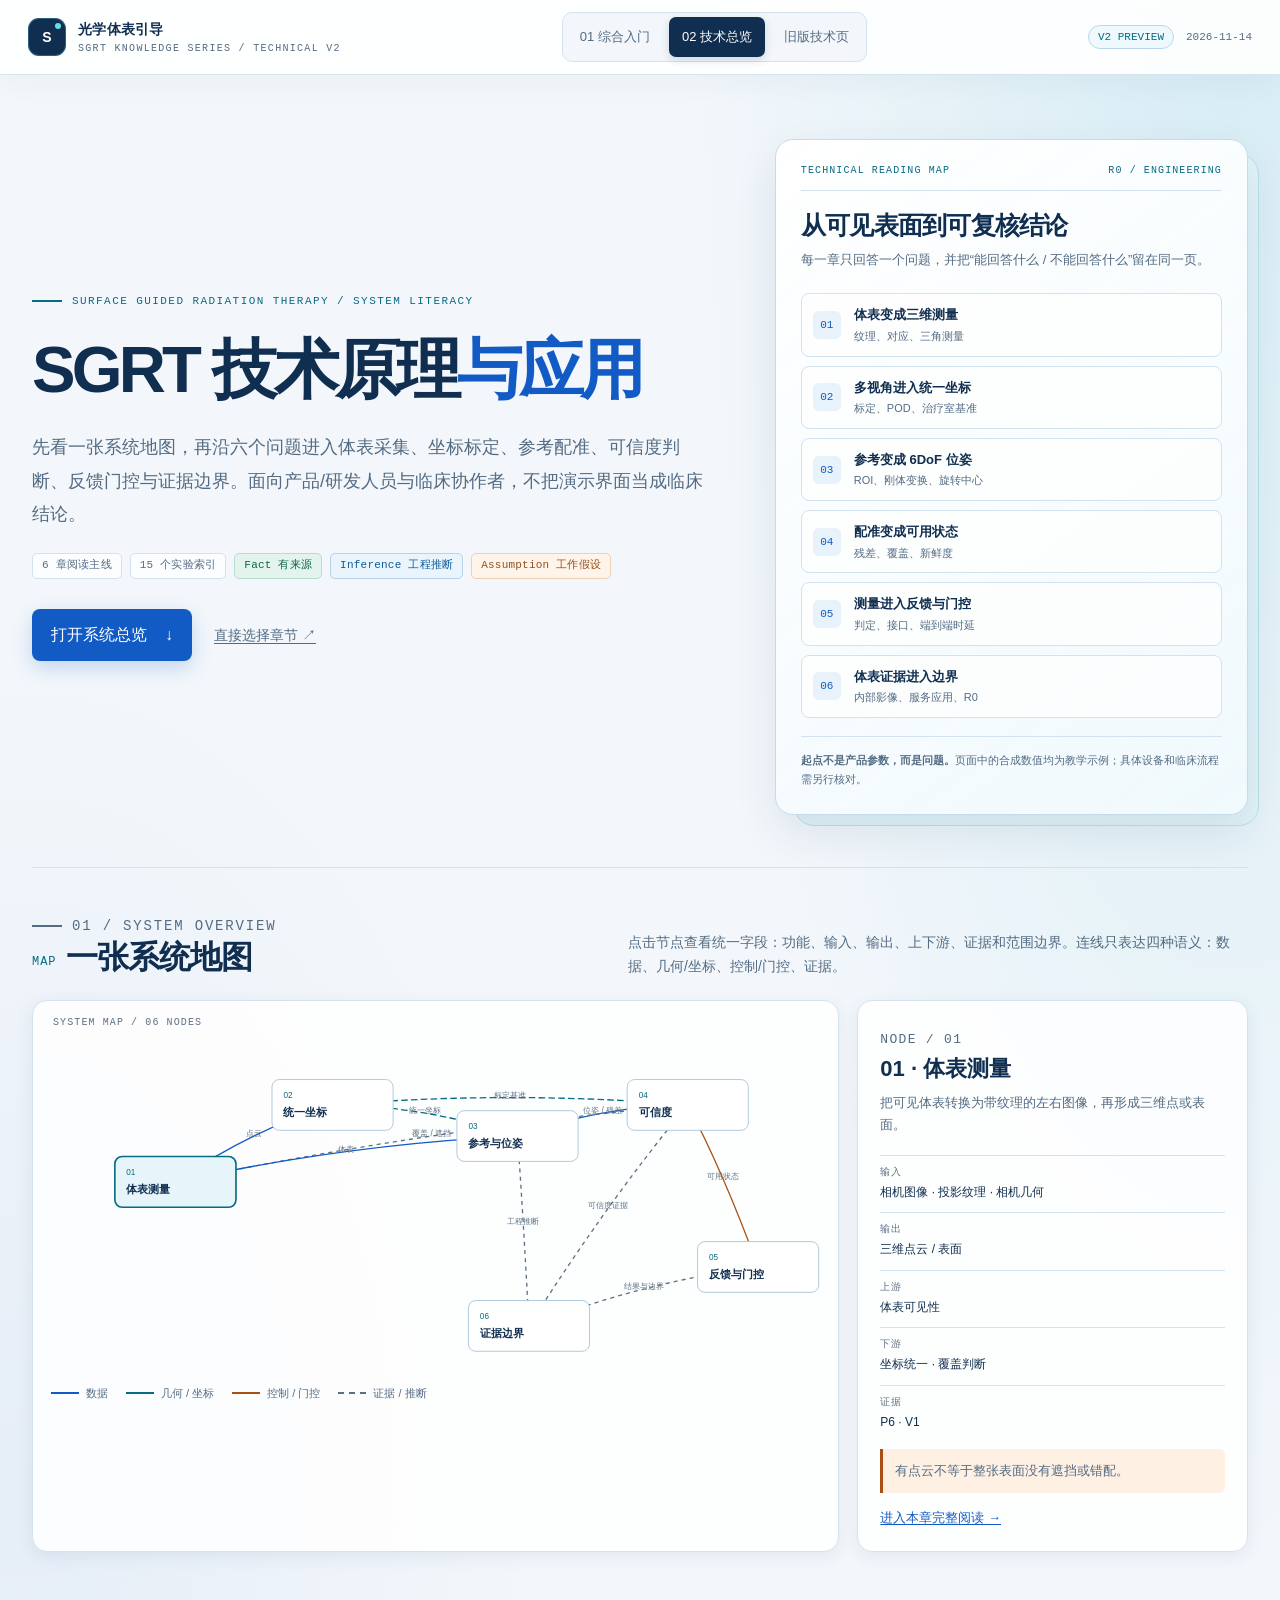
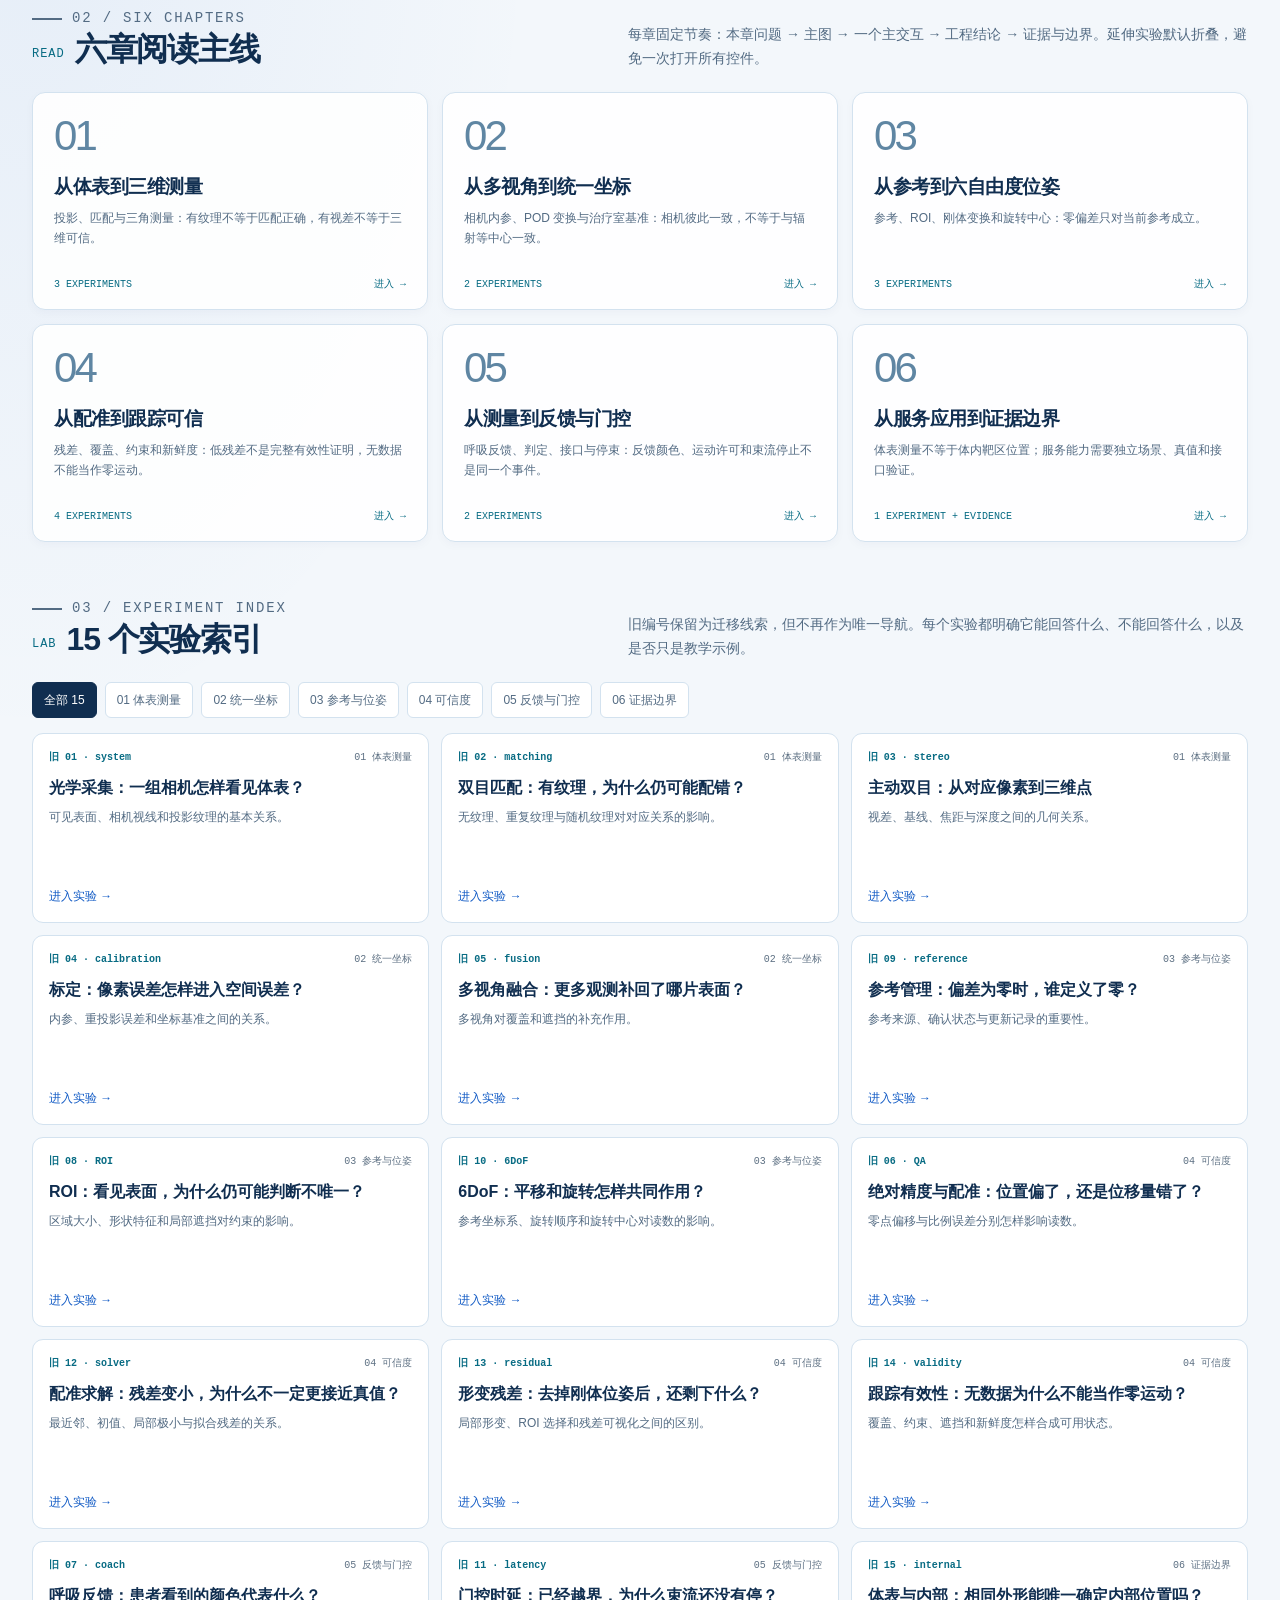
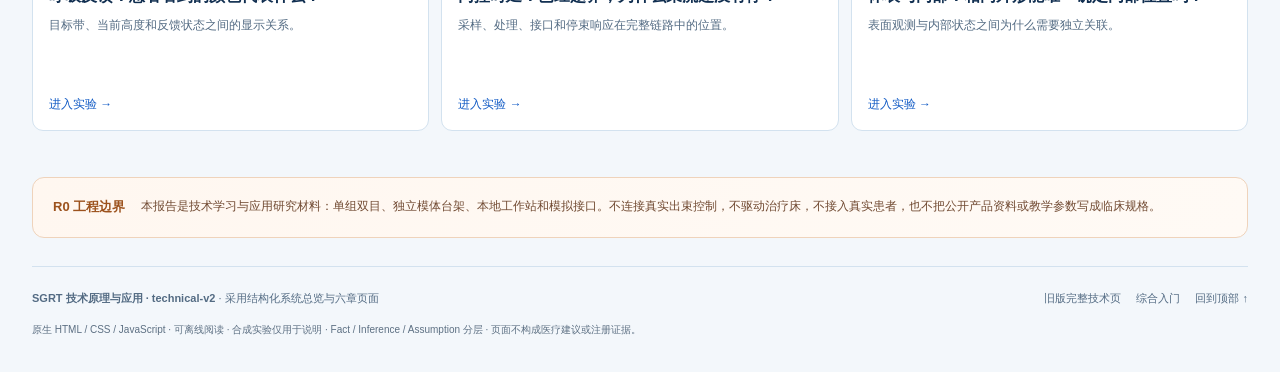
<file: outputs/sgrt-interactive-report/technical-v2/index.html>
<!doctype html>
<html lang="zh-CN">
<head>
  <meta charset="utf-8">
  <meta name="viewport" content="width=device-width, initial-scale=1">
  <meta name="color-scheme" content="light">
  <meta name="theme-color" content="#f3f7fb">
  <meta name="description" content="SGRT 技术原理与应用 v2：一张系统地图、六章阅读路径、15 个可交互实验，区分事实、工程推断与工作假设。">
  <title>SGRT 技术原理与应用 · 技术总览</title>
  <link rel="icon" href="../assets/favicon.svg" type="image/svg+xml">
  <link rel="stylesheet" href="assets/report.css">
</head>
<body class="report-shell" data-page="hub">
  <a class="skip-link" href="#main">跳到正文</a>
  <header class="site-header">
    <a class="brand" href="../index.html" aria-label="返回 SGRT 知识系列首页">
      <span class="brand-mark" aria-hidden="true">S</span>
      <span>光学体表引导<span class="brand-caption">SGRT KNOWLEDGE SERIES / TECHNICAL V2</span></span>
    </a>
    <nav class="header-nav" aria-label="专题切换">
      <a href="../index.html">01 综合入门</a>
      <a href="index.html" aria-current="page">02 技术总览</a>
      <a href="../technical/index.html">旧版技术页</a>
    </nav>
    <div class="header-meta">
      <span class="preview-pill">V2 PREVIEW</span>
      <span>2026-11-14</span>
    </div>
  </header>

  <main id="main" class="site-main">
    <section class="hub-hero" aria-labelledby="report-title">
      <div>
        <p class="eyebrow">SURFACE GUIDED RADIATION THERAPY / SYSTEM LITERACY</p>
        <h1 id="report-title">SGRT 技术原理<em>与应用</em></h1>
        <p class="hero-subtitle">先看一张系统地图，再沿六个问题进入体表采集、坐标标定、参考配准、可信度判断、反馈门控与证据边界。面向产品/研发人员与临床协作者，不把演示界面当成临床结论。</p>
        <div class="hero-tags" aria-label="报告范围与证据层级">
          <span class="tag">6 章阅读主线</span>
          <span class="tag">15 个实验索引</span>
          <span class="tag tag--fact">Fact 有来源</span>
          <span class="tag tag--inference">Inference 工程推断</span>
          <span class="tag tag--assumption">Assumption 工作假设</span>
        </div>
        <div class="hero-actions">
          <a class="primary-link" href="#system-overview">打开系统总览 <span aria-hidden="true">↓</span></a>
          <a class="secondary-link" href="#chapters">直接选择章节 <span aria-hidden="true">↗</span></a>
        </div>
      </div>
      <aside class="hero-panel" aria-label="阅读路径概览">
        <div class="panel-top"><span>TECHNICAL READING MAP</span><span>R0 / ENGINEERING</span></div>
        <h2 class="panel-title">从可见表面到可复核结论</h2>
        <p class="panel-question">每一章只回答一个问题，并把“能回答什么 / 不能回答什么”留在同一页。</p>
        <div class="panel-chain">
          <div class="chain-row"><span>01</span><div><b>体表变成三维测量</b><small>纹理、对应、三角测量</small></div></div>
          <div class="chain-row"><span>02</span><div><b>多视角进入统一坐标</b><small>标定、POD、治疗室基准</small></div></div>
          <div class="chain-row"><span>03</span><div><b>参考变成 6DoF 位姿</b><small>ROI、刚体变换、旋转中心</small></div></div>
          <div class="chain-row"><span>04</span><div><b>配准变成可用状态</b><small>残差、覆盖、新鲜度</small></div></div>
          <div class="chain-row"><span>05</span><div><b>测量进入反馈与门控</b><small>判定、接口、端到端时延</small></div></div>
          <div class="chain-row"><span>06</span><div><b>体表证据进入边界</b><small>内部影像、服务应用、R0</small></div></div>
        </div>
        <p class="panel-foot"><strong>起点不是产品参数，而是问题。</strong>页面中的合成数值均为教学示例；具体设备和临床流程需另行核对。</p>
      </aside>
    </section>

    <section class="section-block" id="system-overview" aria-labelledby="system-overview-title">
      <div class="section-heading">
        <div>
          <p class="eyebrow">01 / SYSTEM OVERVIEW</p>
          <h2 id="system-overview-title"><span class="section-number">MAP</span>一张系统地图</h2>
        </div>
        <p>点击节点查看统一字段：功能、输入、输出、上下游、证据和范围边界。连线只表达四种语义：数据、几何/坐标、控制/门控、证据。</p>
      </div>
      <div class="system-map-layout">
        <div class="map-card">
          <svg id="system-map" viewBox="0 0 940 430" role="group" aria-labelledby="system-map-title system-map-desc">
            <title id="system-map-title">系统总览：六章之间的数据、几何、控制与证据关系</title>
            <desc id="system-map-desc">从体表测量开始，经统一坐标、参考配准、可信度判断和反馈门控，最终进入证据边界。节点可点击查看统一字段。</desc>
          </svg>
          <div class="map-legend" aria-label="连线语义图例">
            <span><i class="line-key"></i>数据</span>
            <span><i class="line-key geometry"></i>几何 / 坐标</span>
            <span><i class="line-key control"></i>控制 / 门控</span>
            <span><i class="line-key evidence"></i>证据 / 推断</span>
          </div>
        </div>
        <aside class="map-detail" id="map-detail" aria-live="polite" aria-atomic="true">
          <p class="map-detail-kicker" id="map-detail-kicker">NODE / 01</p>
          <h3 id="map-detail-title">01 · 体表测量</h3>
          <p id="map-detail-function">把可见体表转换为带纹理的左右图像，再形成三维点或表面。</p>
          <dl class="detail-grid">
            <div><dt>输入</dt><dd id="map-detail-inputs">相机图像 · 投影纹理 · 相机几何</dd></div>
            <div><dt>输出</dt><dd id="map-detail-outputs">三维点云 / 表面</dd></div>
            <div><dt>上游</dt><dd id="map-detail-upstream">体表可见性</dd></div>
            <div><dt>下游</dt><dd id="map-detail-downstream">坐标统一 · 覆盖判断</dd></div>
            <div><dt>证据</dt><dd id="map-detail-evidence">P6 · V1</dd></div>
          </dl>
          <p class="detail-boundary" id="map-detail-boundary">有点云不等于整张表面没有遮挡或错配。</p>
          <p style="margin-top:14px"><a id="map-detail-link" href="surface/index.html">进入本章完整阅读 →</a></p>
        </aside>
      </div>
    </section>

    <section class="section-block" id="chapters" aria-labelledby="chapters-title">
      <div class="section-heading">
        <div>
          <p class="eyebrow">02 / SIX CHAPTERS</p>
          <h2 id="chapters-title"><span class="section-number">READ</span>六章阅读主线</h2>
        </div>
        <p>每章固定节奏：本章问题 → 主图 → 一个主交互 → 工程结论 → 证据与边界。延伸实验默认折叠，避免一次打开所有控件。</p>
      </div>
      <div class="chapter-grid">
        <a class="chapter-card" href="surface/index.html" data-chapter-id="surface">
          <span class="chapter-card-number">01</span>
          <h3>从体表到三维测量</h3>
          <p>投影、匹配与三角测量：有纹理不等于匹配正确，有视差不等于三维可信。</p>
          <span class="chapter-card-foot"><span>3 EXPERIMENTS</span><span>进入 →</span></span>
        </a>
        <a class="chapter-card" href="coordinates/index.html" data-chapter-id="coordinates">
          <span class="chapter-card-number">02</span>
          <h3>从多视角到统一坐标</h3>
          <p>相机内参、POD 变换与治疗室基准：相机彼此一致，不等于与辐射等中心一致。</p>
          <span class="chapter-card-foot"><span>2 EXPERIMENTS</span><span>进入 →</span></span>
        </a>
        <a class="chapter-card" href="pose/index.html" data-chapter-id="pose">
          <span class="chapter-card-number">03</span>
          <h3>从参考到六自由度位姿</h3>
          <p>参考、ROI、刚体变换和旋转中心：零偏差只对当前参考成立。</p>
          <span class="chapter-card-foot"><span>3 EXPERIMENTS</span><span>进入 →</span></span>
        </a>
        <a class="chapter-card" href="validity/index.html" data-chapter-id="validity">
          <span class="chapter-card-number">04</span>
          <h3>从配准到跟踪可信</h3>
          <p>残差、覆盖、约束和新鲜度：低残差不是完整有效性证明，无数据不能当作零运动。</p>
          <span class="chapter-card-foot"><span>4 EXPERIMENTS</span><span>进入 →</span></span>
        </a>
        <a class="chapter-card" href="feedback/index.html" data-chapter-id="feedback">
          <span class="chapter-card-number">05</span>
          <h3>从测量到反馈与门控</h3>
          <p>呼吸反馈、判定、接口与停束：反馈颜色、运动许可和束流停止不是同一个事件。</p>
          <span class="chapter-card-foot"><span>2 EXPERIMENTS</span><span>进入 →</span></span>
        </a>
        <a class="chapter-card" href="evidence/index.html" data-chapter-id="evidence">
          <span class="chapter-card-number">06</span>
          <h3>从服务应用到证据边界</h3>
          <p>体表测量不等于体内靶区位置；服务能力需要独立场景、真值和接口验证。</p>
          <span class="chapter-card-foot"><span>1 EXPERIMENT + EVIDENCE</span><span>进入 →</span></span>
        </a>
      </div>
    </section>

    <section class="section-block" id="experiment-index" aria-labelledby="experiment-index-title">
      <div class="section-heading">
        <div>
          <p class="eyebrow">03 / EXPERIMENT INDEX</p>
          <h2 id="experiment-index-title"><span class="section-number">LAB</span>15 个实验索引</h2>
        </div>
        <p>旧编号保留为迁移线索，但不再作为唯一导航。每个实验都明确它能回答什么、不能回答什么，以及是否只是教学示例。</p>
      </div>
      <div class="experiment-tools" role="group" aria-label="按章节筛选实验">
        <button class="filter-button" type="button" data-filter="all" aria-pressed="true">全部 15</button>
        <button class="filter-button" type="button" data-filter="surface" aria-pressed="false">01 体表测量</button>
        <button class="filter-button" type="button" data-filter="coordinates" aria-pressed="false">02 统一坐标</button>
        <button class="filter-button" type="button" data-filter="pose" aria-pressed="false">03 参考与位姿</button>
        <button class="filter-button" type="button" data-filter="validity" aria-pressed="false">04 可信度</button>
        <button class="filter-button" type="button" data-filter="feedback" aria-pressed="false">05 反馈与门控</button>
        <button class="filter-button" type="button" data-filter="evidence" aria-pressed="false">06 证据边界</button>
      </div>
      <div class="experiment-grid">
        <div class="experiment-card" id="exp-hardware" data-experiment-id="exp-hardware" data-chapter="surface">
          <div class="experiment-card-top"><b>旧 01 · system</b><span>01 体表测量</span></div>
          <h3>光学采集：一组相机怎样看见体表？</h3>
          <p>可见表面、相机视线和投影纹理的基本关系。</p>
          <a href="surface/index.html#experiment-hardware">进入实验 →</a>
        </div>
        <div class="experiment-card" id="exp-matching" data-experiment-id="exp-matching" data-chapter="surface">
          <div class="experiment-card-top"><b>旧 02 · matching</b><span>01 体表测量</span></div>
          <h3>双目匹配：有纹理，为什么仍可能配错？</h3>
          <p>无纹理、重复纹理与随机纹理对对应关系的影响。</p>
          <a href="surface/index.html#experiment-matching">进入实验 →</a>
        </div>
        <div class="experiment-card" id="exp-stereo" data-experiment-id="exp-stereo" data-chapter="surface">
          <div class="experiment-card-top"><b>旧 03 · stereo</b><span>01 体表测量</span></div>
          <h3>主动双目：从对应像素到三维点</h3>
          <p>视差、基线、焦距与深度之间的几何关系。</p>
          <a href="surface/index.html#experiment-stereo">进入实验 →</a>
        </div>
        <div class="experiment-card" id="exp-calibration" data-experiment-id="exp-calibration" data-chapter="coordinates">
          <div class="experiment-card-top"><b>旧 04 · calibration</b><span>02 统一坐标</span></div>
          <h3>标定：像素误差怎样进入空间误差？</h3>
          <p>内参、重投影误差和坐标基准之间的关系。</p>
          <a href="coordinates/index.html#experiment-calibration">进入实验 →</a>
        </div>
        <div class="experiment-card" id="exp-fusion" data-experiment-id="exp-fusion" data-chapter="coordinates">
          <div class="experiment-card-top"><b>旧 05 · fusion</b><span>02 统一坐标</span></div>
          <h3>多视角融合：更多观测补回了哪片表面？</h3>
          <p>多视角对覆盖和遮挡的补充作用。</p>
          <a href="coordinates/index.html#experiment-fusion">进入实验 →</a>
        </div>
        <div class="experiment-card" id="exp-reference" data-experiment-id="exp-reference" data-chapter="pose">
          <div class="experiment-card-top"><b>旧 09 · reference</b><span>03 参考与位姿</span></div>
          <h3>参考管理：偏差为零时，谁定义了零？</h3>
          <p>参考来源、确认状态与更新记录的重要性。</p>
          <a href="pose/index.html#experiment-reference">进入实验 →</a>
        </div>
        <div class="experiment-card" id="exp-roi" data-experiment-id="exp-roi" data-chapter="pose">
          <div class="experiment-card-top"><b>旧 08 · ROI</b><span>03 参考与位姿</span></div>
          <h3>ROI：看见表面，为什么仍可能判断不唯一？</h3>
          <p>区域大小、形状特征和局部遮挡对约束的影响。</p>
          <a href="pose/index.html#experiment-roi">进入实验 →</a>
        </div>
        <div class="experiment-card" id="exp-pose" data-experiment-id="exp-pose" data-chapter="pose">
          <div class="experiment-card-top"><b>旧 10 · 6DoF</b><span>03 参考与位姿</span></div>
          <h3>6DoF：平移和旋转怎样共同作用？</h3>
          <p>参考坐标系、旋转顺序和旋转中心对读数的影响。</p>
          <a href="pose/index.html#experiment-pose">进入实验 →</a>
        </div>
        <div class="experiment-card" id="exp-registration" data-experiment-id="exp-registration" data-chapter="validity">
          <div class="experiment-card-top"><b>旧 06 · QA</b><span>04 可信度</span></div>
          <h3>绝对精度与配准：位置偏了，还是位移量错了？</h3>
          <p>零点偏移与比例误差分别怎样影响读数。</p>
          <a href="validity/index.html#experiment-registration">进入实验 →</a>
        </div>
        <div class="experiment-card" id="exp-solver" data-experiment-id="exp-solver" data-chapter="validity">
          <div class="experiment-card-top"><b>旧 12 · solver</b><span>04 可信度</span></div>
          <h3>配准求解：残差变小，为什么不一定更接近真值？</h3>
          <p>最近邻、初值、局部极小与拟合残差的关系。</p>
          <a href="validity/index.html#experiment-solver">进入实验 →</a>
        </div>
        <div class="experiment-card" id="exp-residual" data-experiment-id="exp-residual" data-chapter="validity">
          <div class="experiment-card-top"><b>旧 13 · residual</b><span>04 可信度</span></div>
          <h3>形变残差：去掉刚体位姿后，还剩下什么？</h3>
          <p>局部形变、ROI 选择和残差可视化之间的区别。</p>
          <a href="validity/index.html#experiment-residual">进入实验 →</a>
        </div>
        <div class="experiment-card" id="exp-validity" data-experiment-id="exp-validity" data-chapter="validity">
          <div class="experiment-card-top"><b>旧 14 · validity</b><span>04 可信度</span></div>
          <h3>跟踪有效性：无数据为什么不能当作零运动？</h3>
          <p>覆盖、约束、遮挡和新鲜度怎样合成可用状态。</p>
          <a href="validity/index.html#experiment-validity">进入实验 →</a>
        </div>
        <div class="experiment-card" id="exp-coach" data-experiment-id="exp-coach" data-chapter="feedback">
          <div class="experiment-card-top"><b>旧 07 · coach</b><span>05 反馈与门控</span></div>
          <h3>呼吸反馈：患者看到的颜色代表什么？</h3>
          <p>目标带、当前高度和反馈状态之间的显示关系。</p>
          <a href="feedback/index.html#experiment-coach">进入实验 →</a>
        </div>
        <div class="experiment-card" id="exp-latency" data-experiment-id="exp-latency" data-chapter="feedback">
          <div class="experiment-card-top"><b>旧 11 · latency</b><span>05 反馈与门控</span></div>
          <h3>门控时延：已经越界，为什么束流还没有停？</h3>
          <p>采样、处理、接口和停束响应在完整链路中的位置。</p>
          <a href="feedback/index.html#experiment-latency">进入实验 →</a>
        </div>
        <div class="experiment-card" id="exp-surface-internal" data-experiment-id="exp-surface-internal" data-chapter="evidence">
          <div class="experiment-card-top"><b>旧 15 · internal</b><span>06 证据边界</span></div>
          <h3>体表与内部：相同外形能唯一确定内部位置吗？</h3>
          <p>表面观测与内部状态之间为什么需要独立关联。</p>
          <a href="evidence/index.html#experiment-surface-internal">进入实验 →</a>
        </div>
      </div>
    </section>

    <section class="scope-banner" aria-label="R0 范围提示">
      <strong>R0 工程边界</strong>
      <p>本报告是技术学习与应用研究材料：单组双目、独立模体台架、本地工作站和模拟接口。不连接真实出束控制，不驱动治疗床，不接入真实患者，也不把公开产品资料或教学参数写成临床规格。</p>
    </section>
  </main>

  <footer class="site-footer">
    <div class="footer-row">
      <span><strong>SGRT 技术原理与应用 · technical-v2</strong> · 采用结构化系统总览与六章页面</span>
      <div class="footer-links">
        <a href="../technical/index.html">旧版完整技术页</a>
        <a href="../index.html">综合入门</a>
        <a href="#main">回到顶部 ↑</a>
      </div>
    </div>
    <p class="footer-fine">原生 HTML / CSS / JavaScript · 可离线阅读 · 合成实验仅用于说明 · Fact / Inference / Assumption 分层 · 页面不构成医疗建议或注册证据。</p>
  </footer>

  <script src="assets/report-data.js"></script>
  <script src="assets/report.js" defer></script>
</body>
</html>
</file>
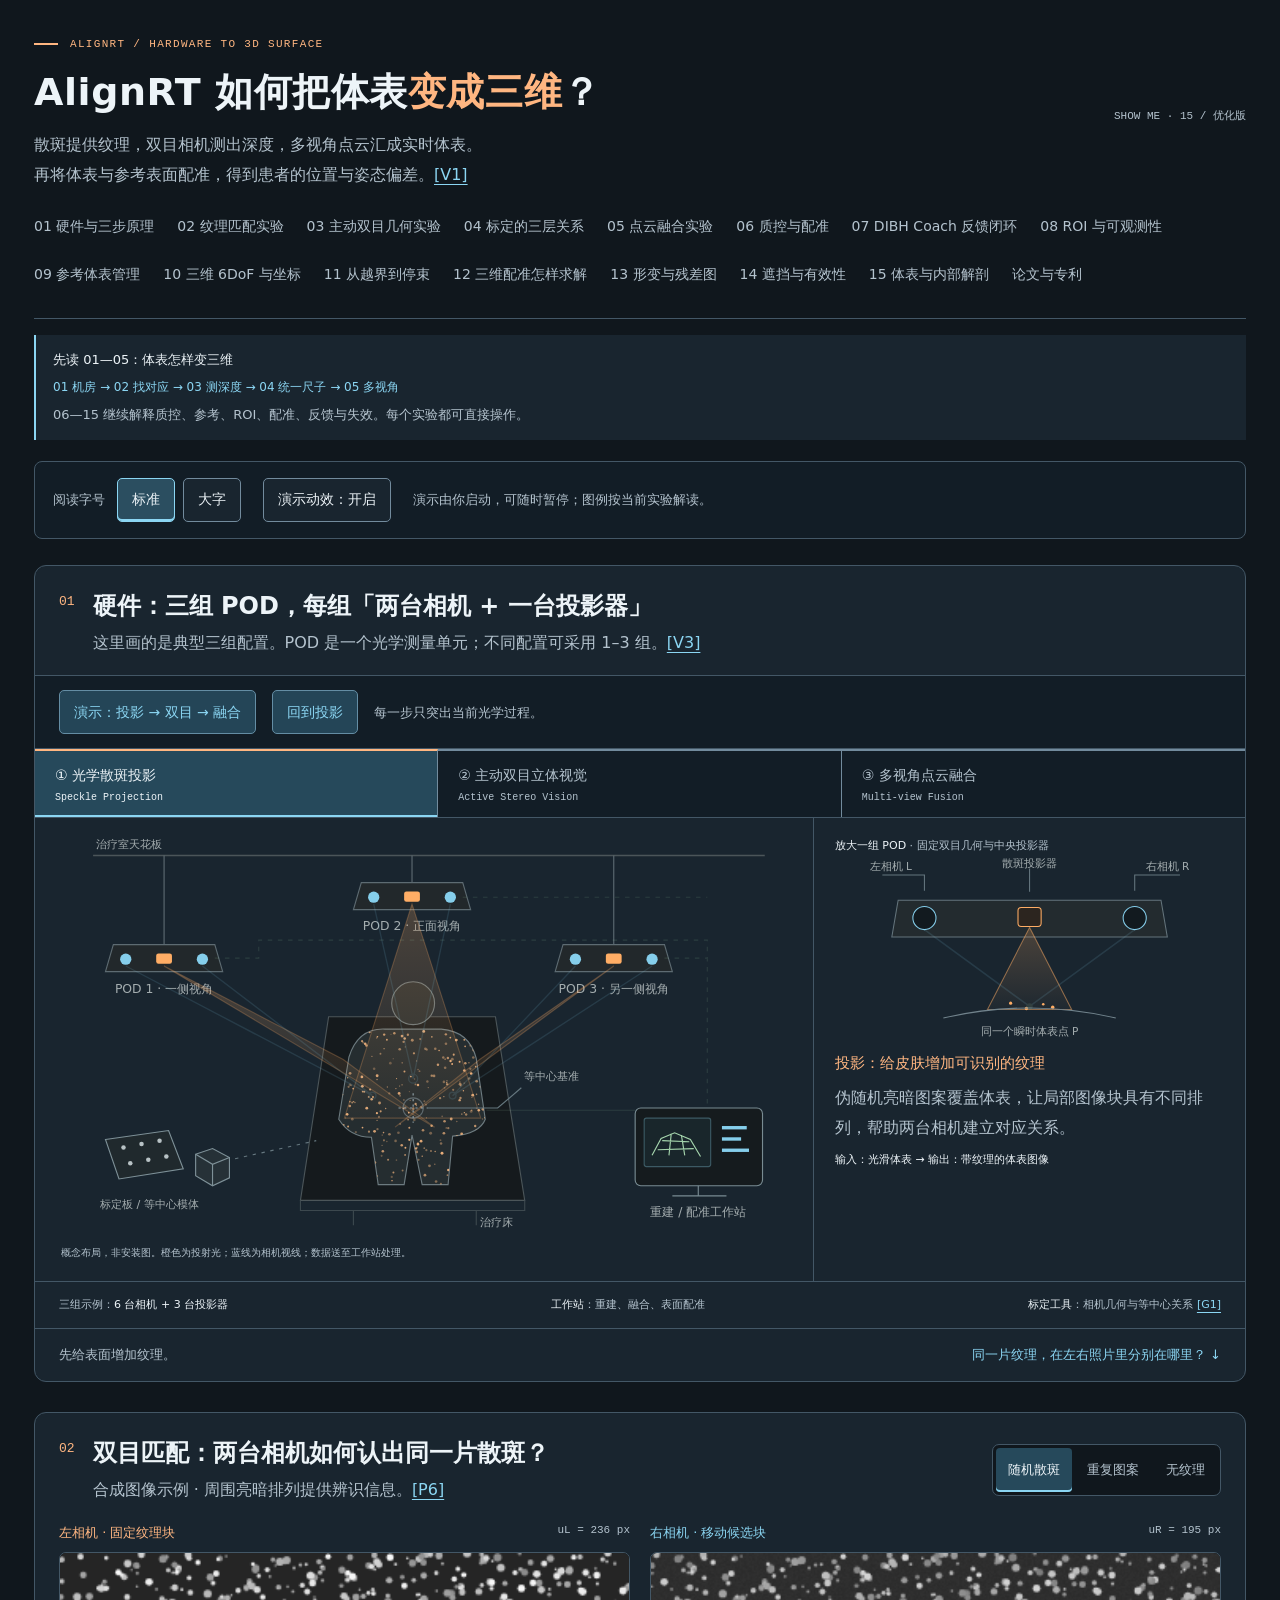
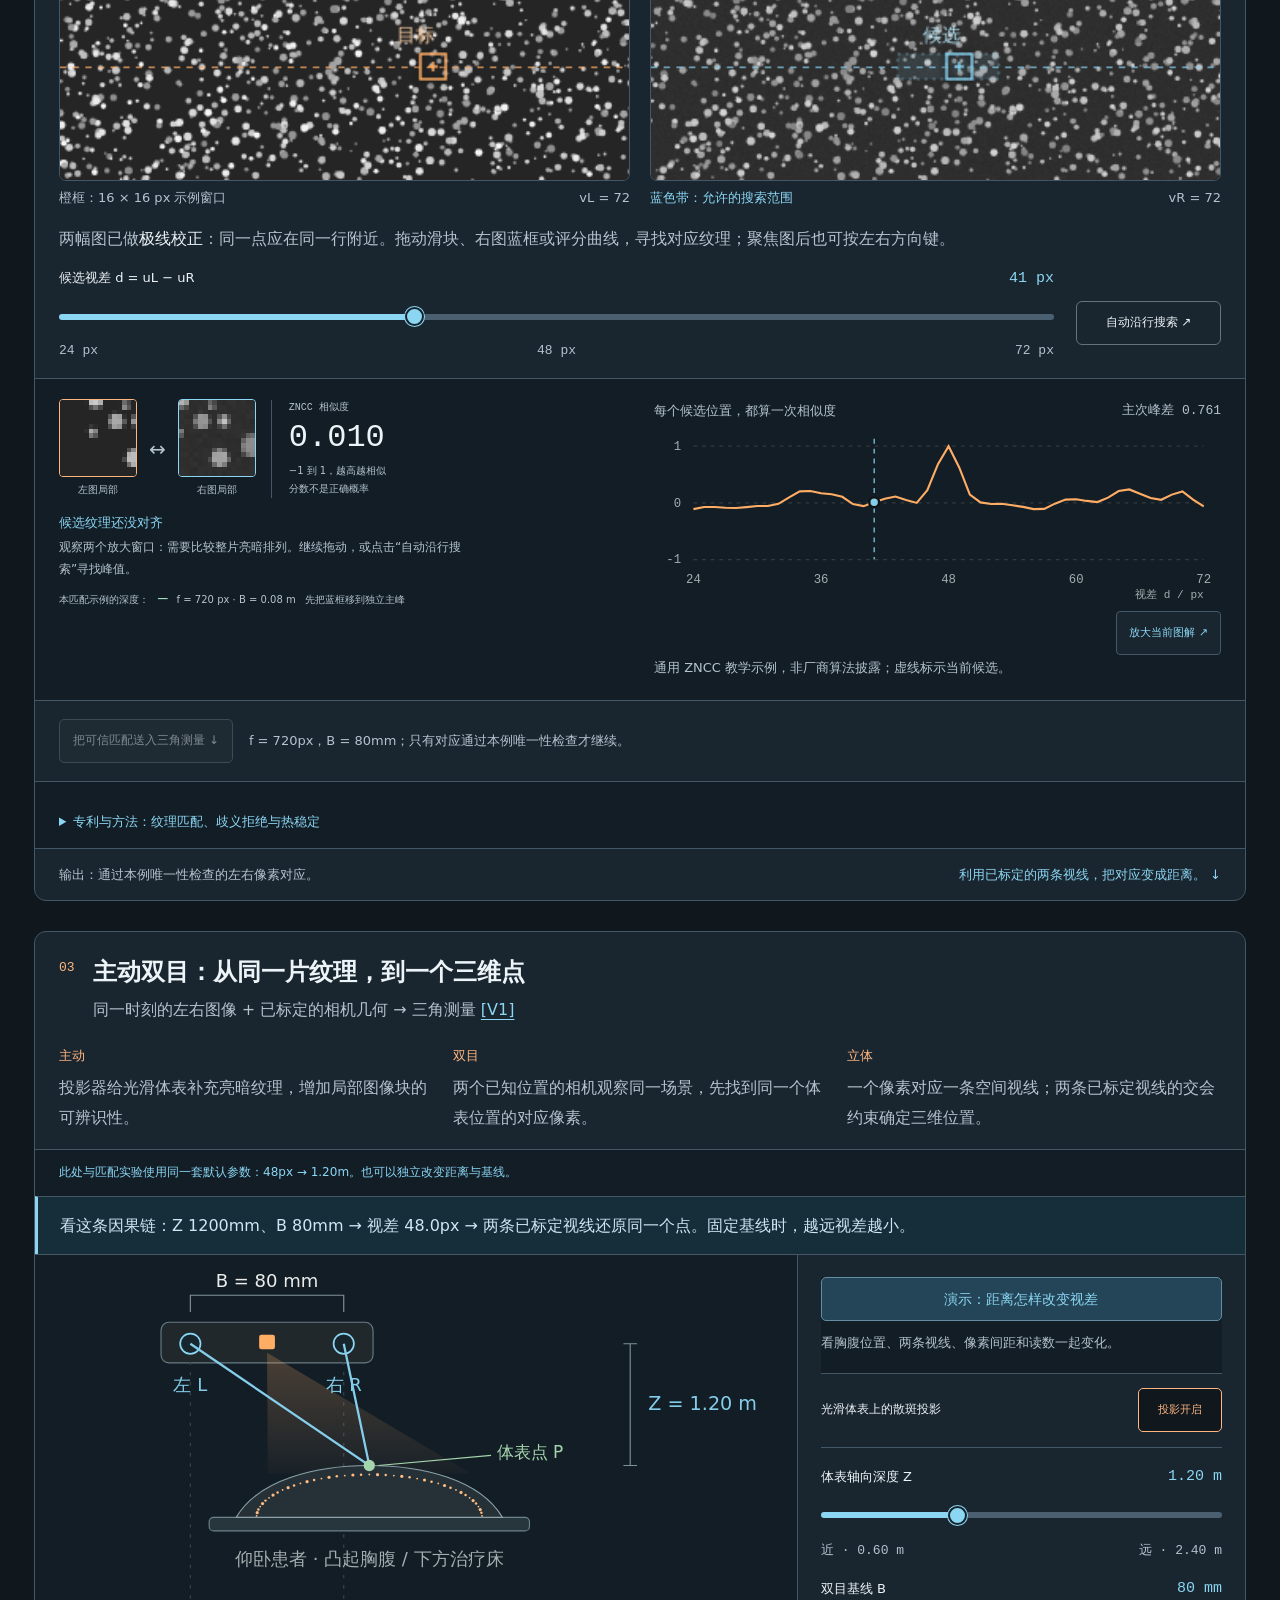
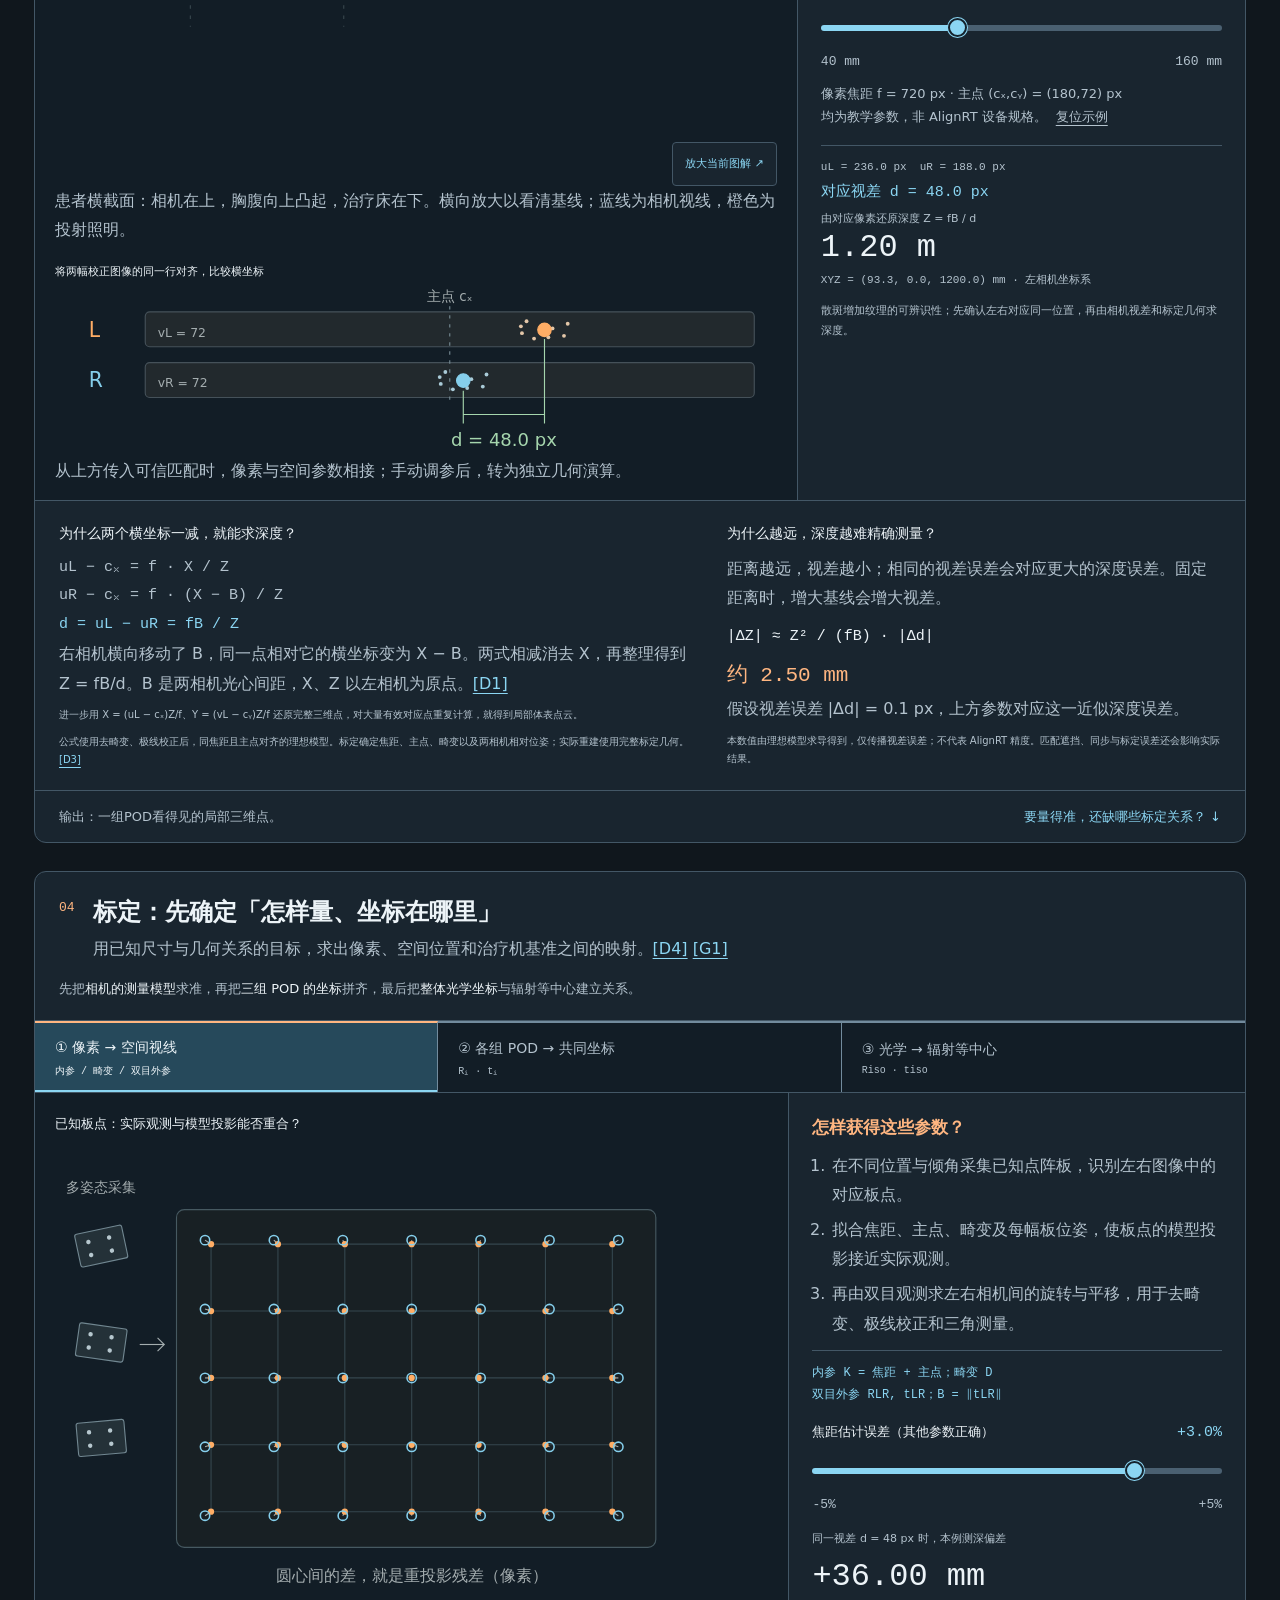
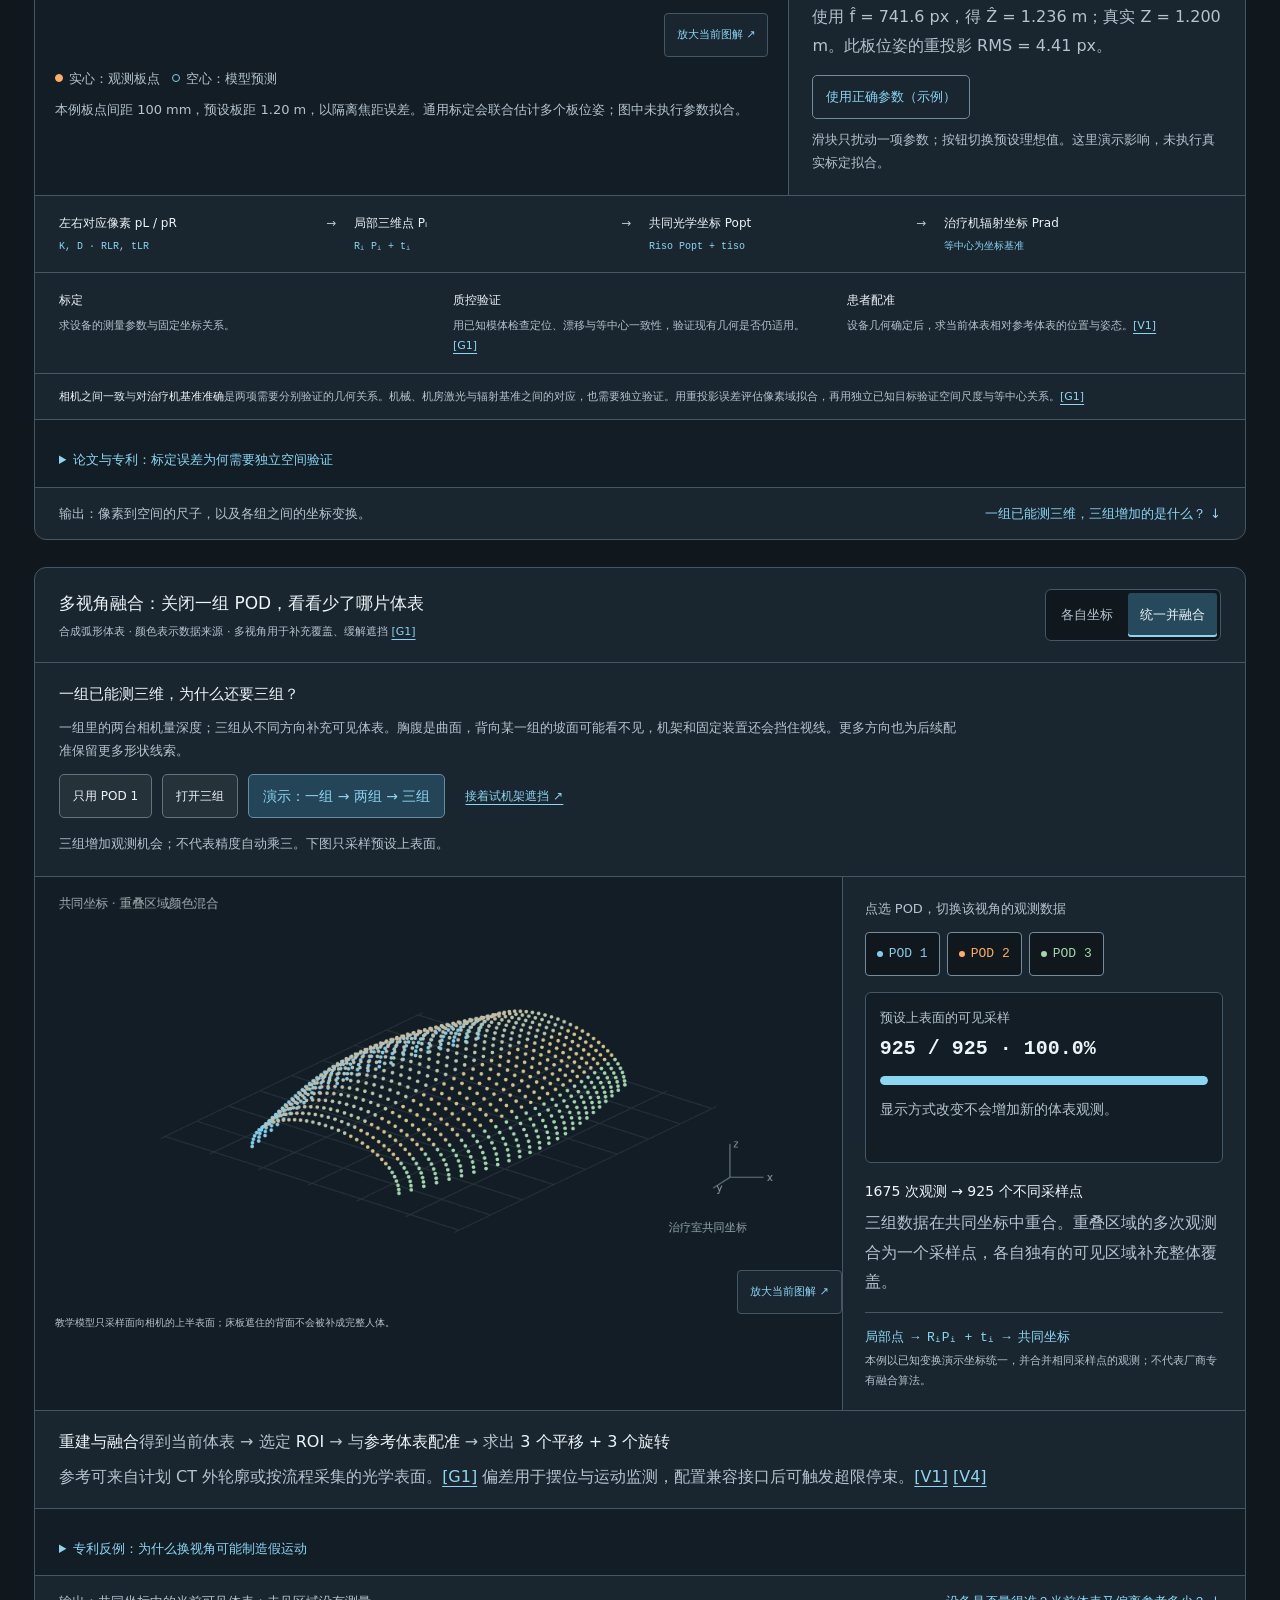
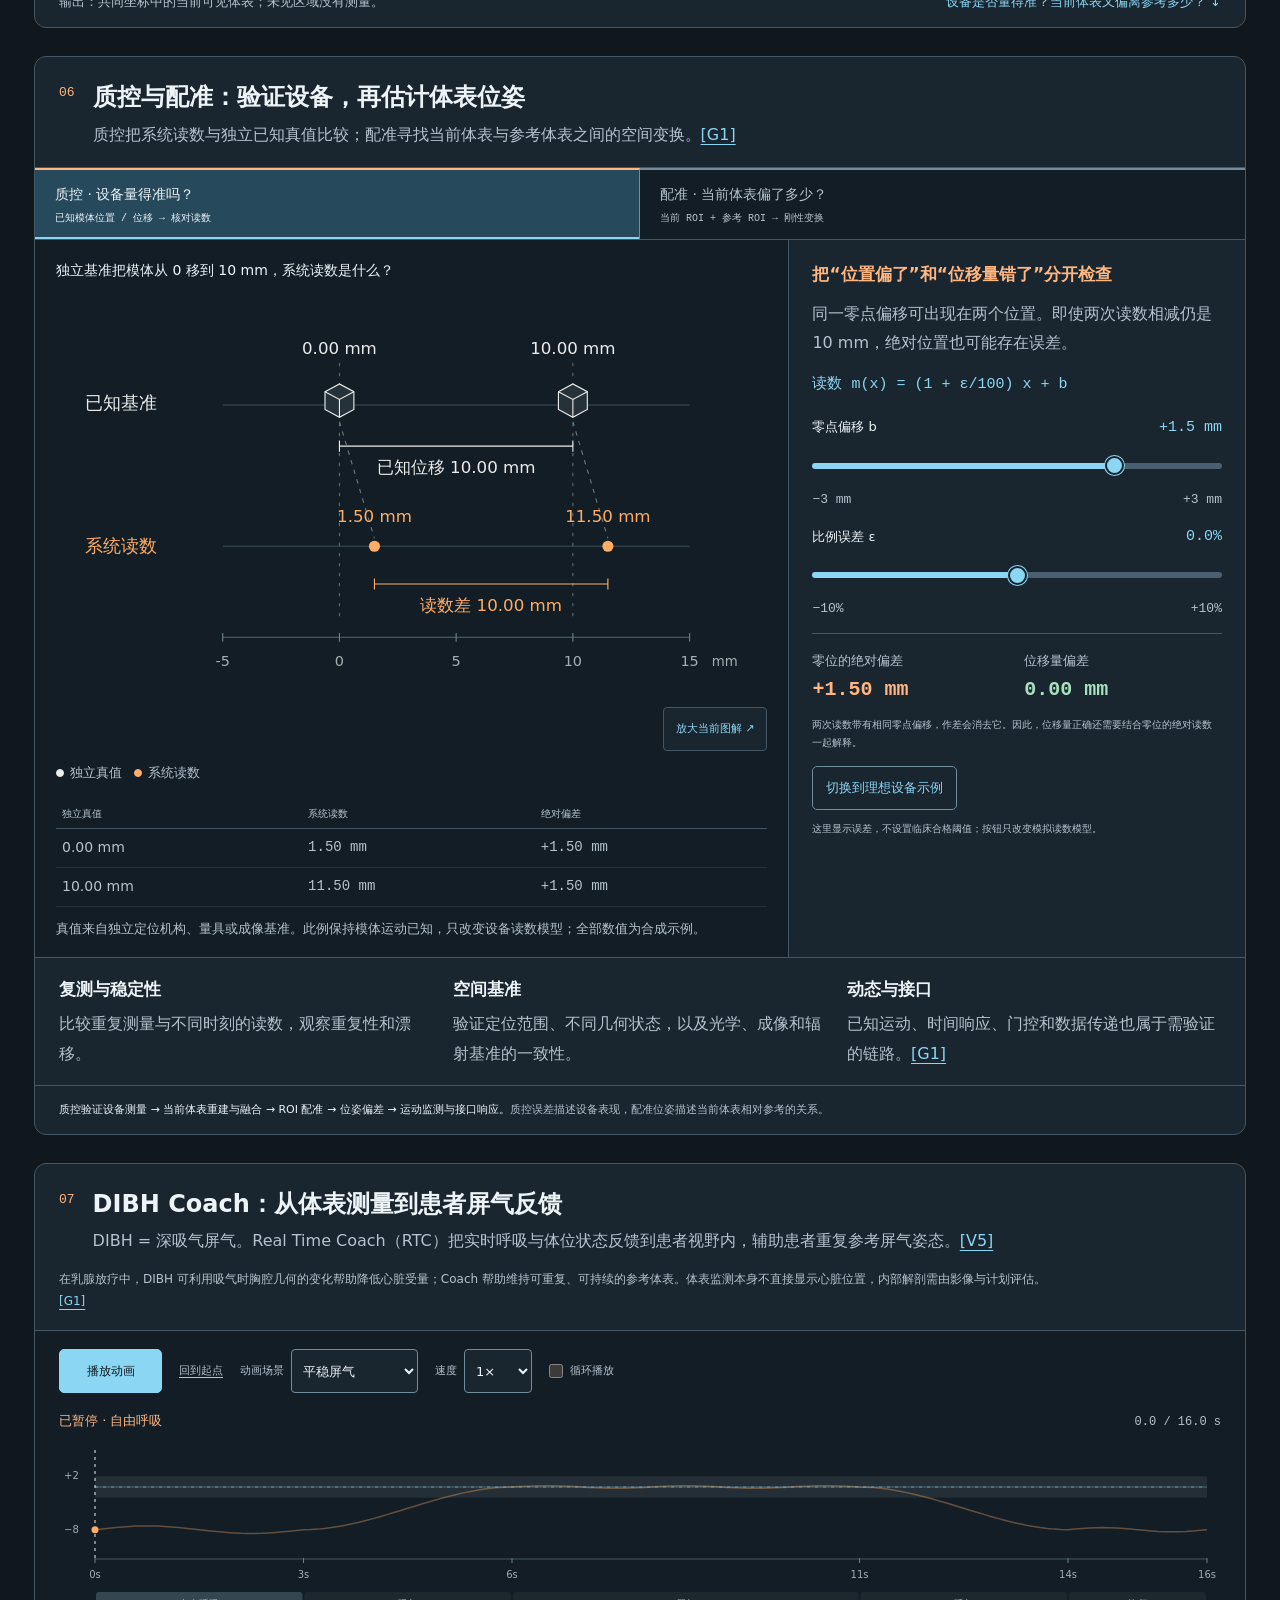
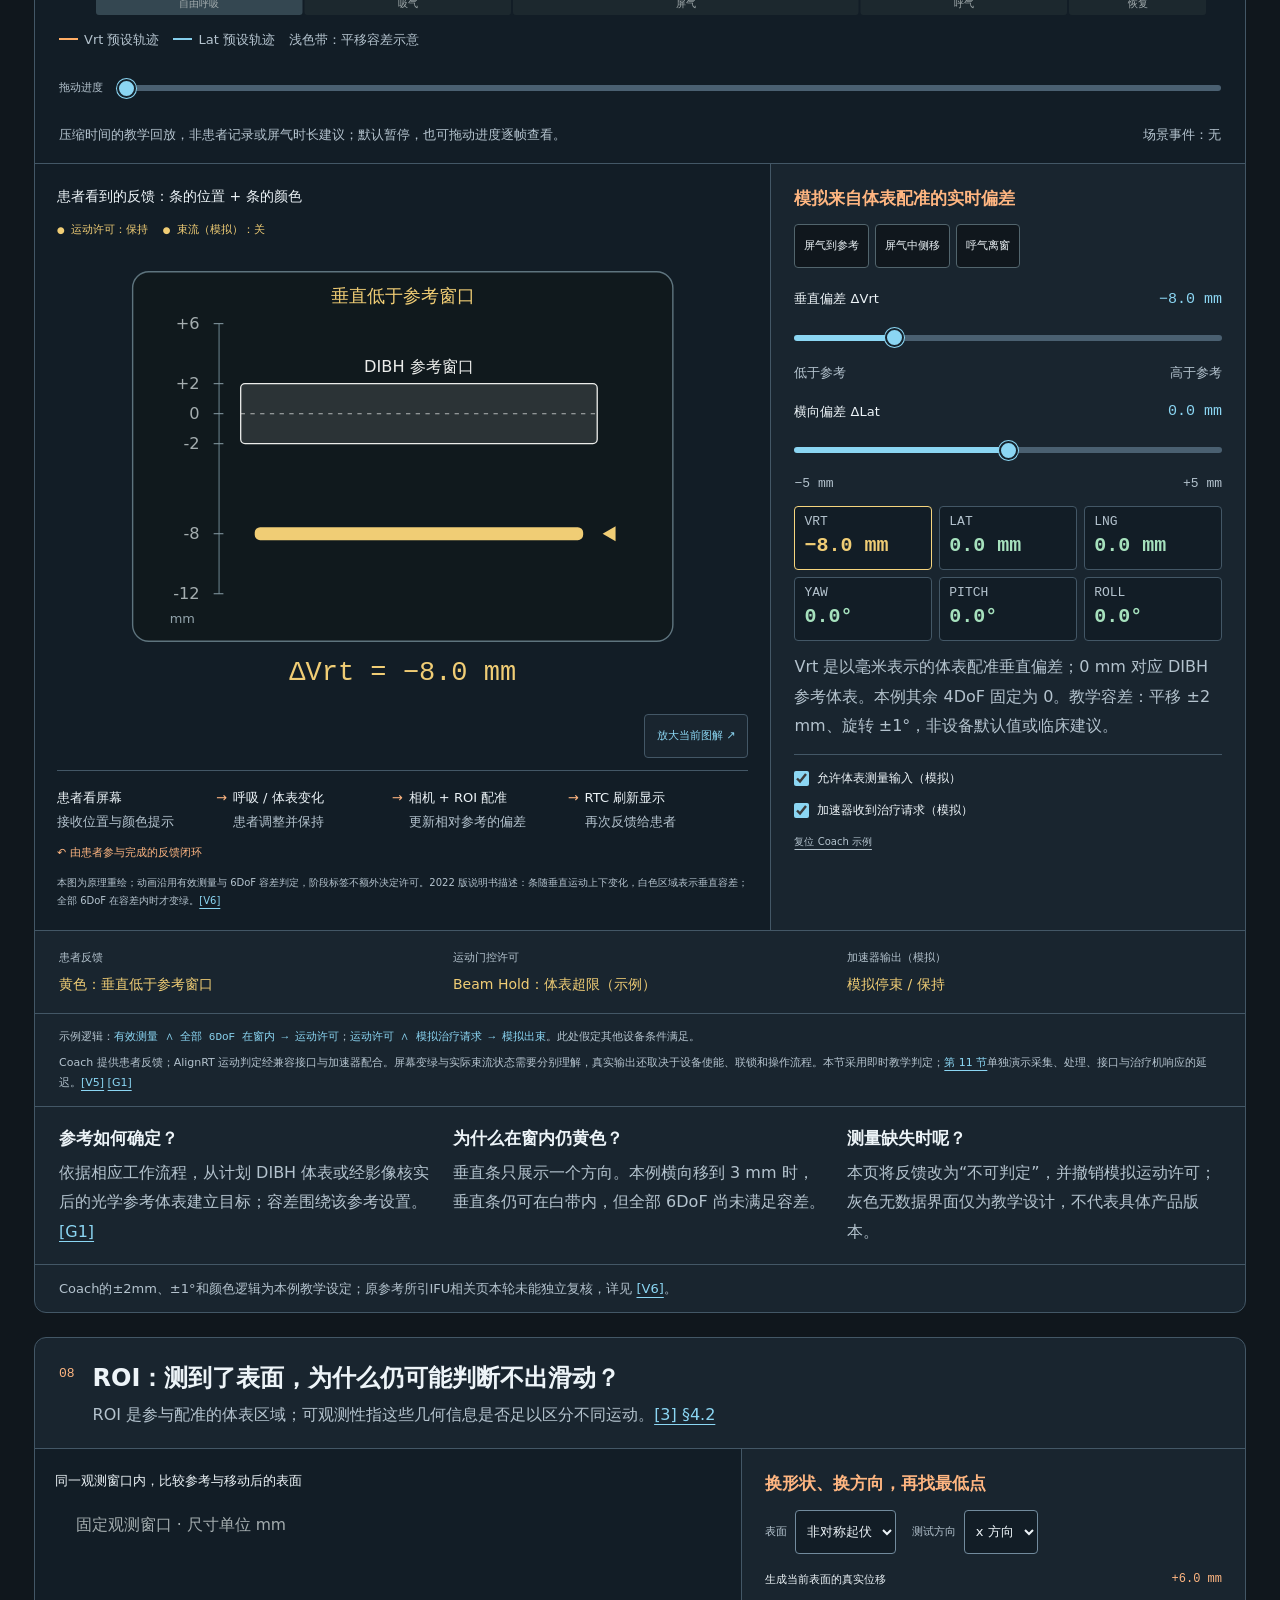
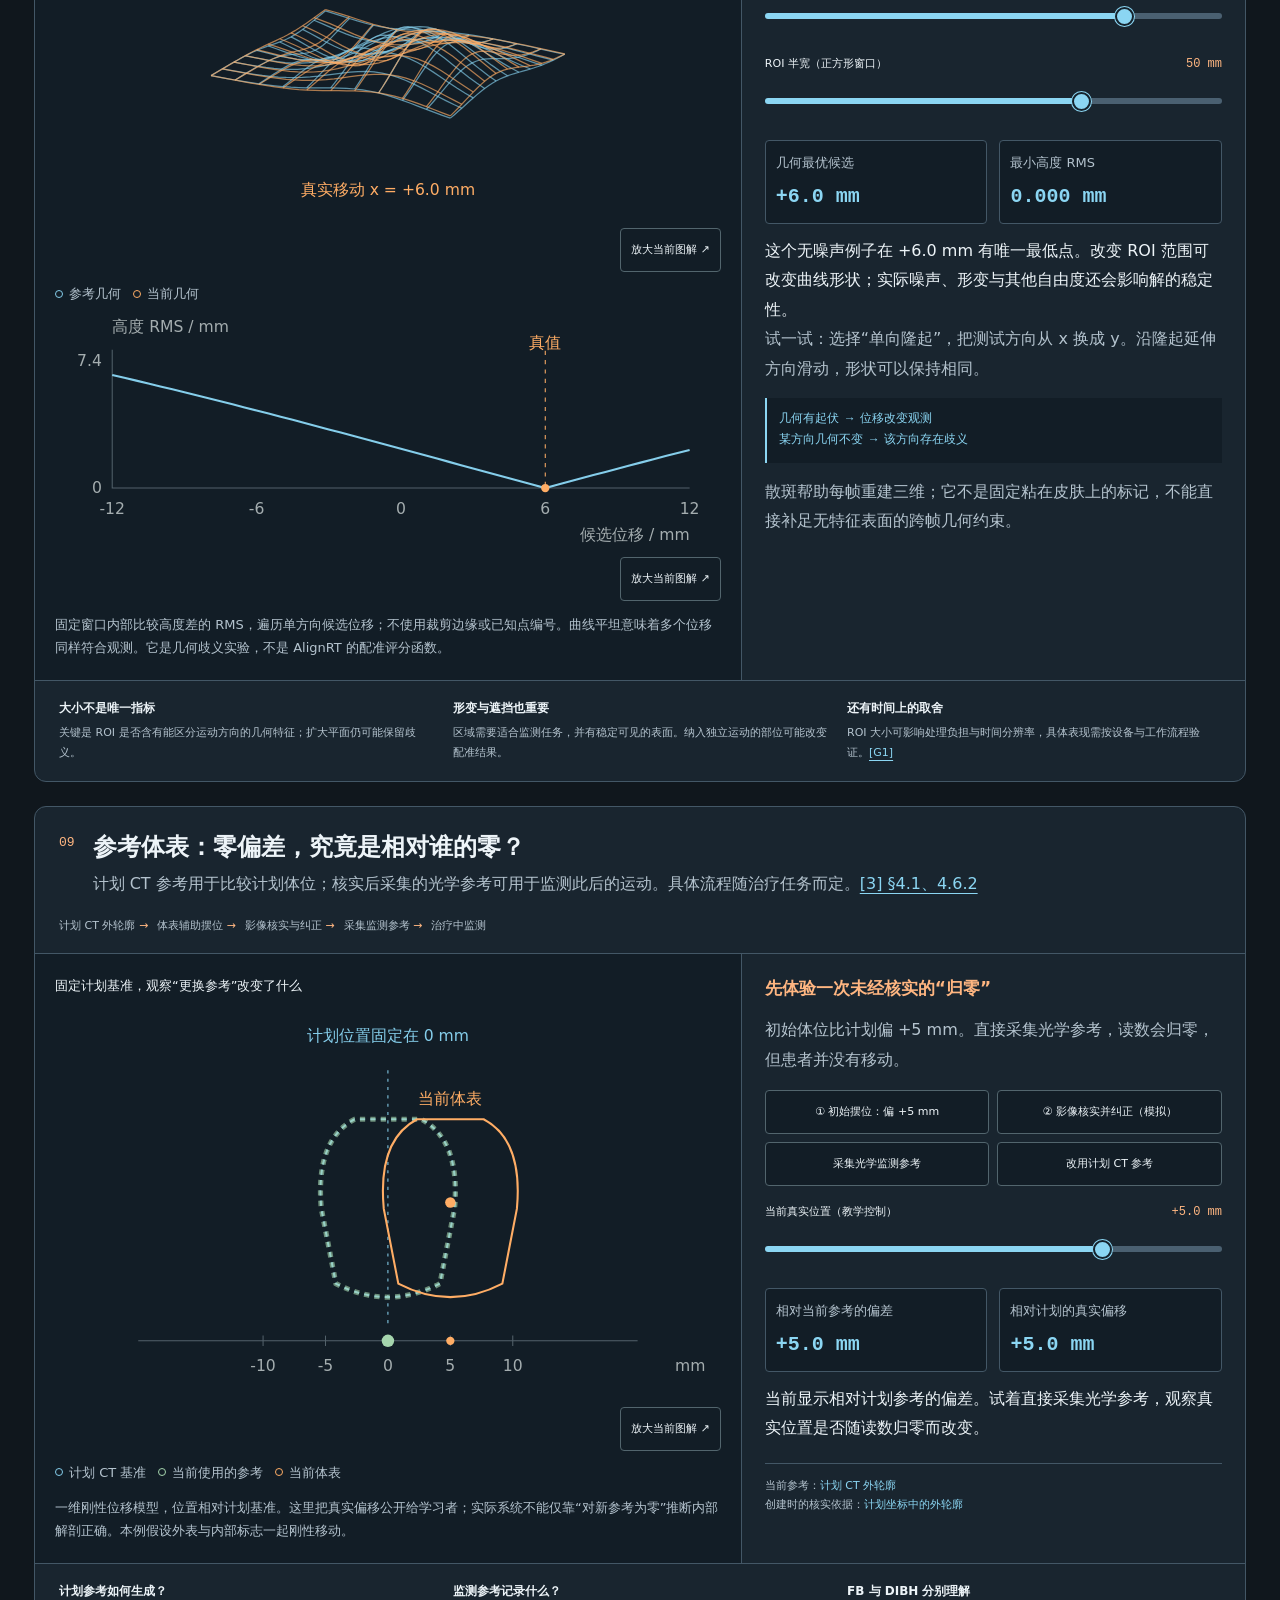
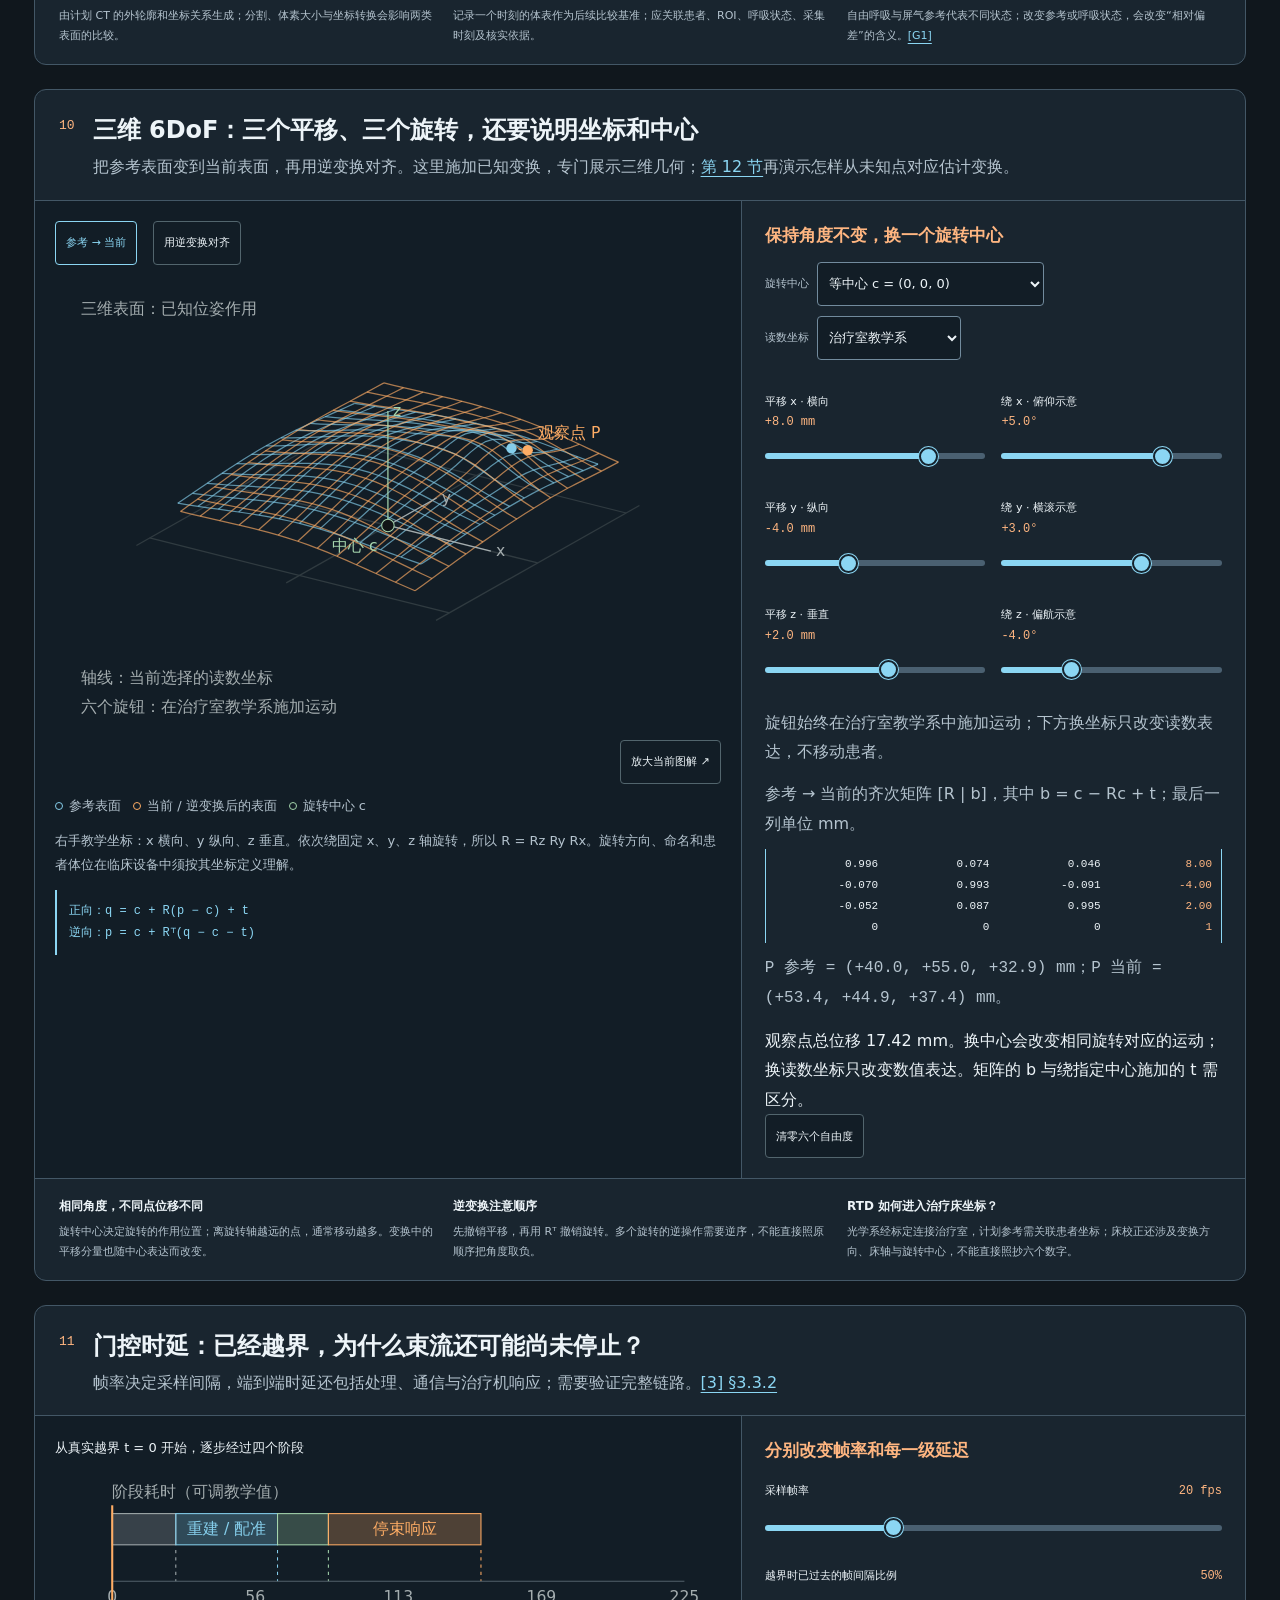
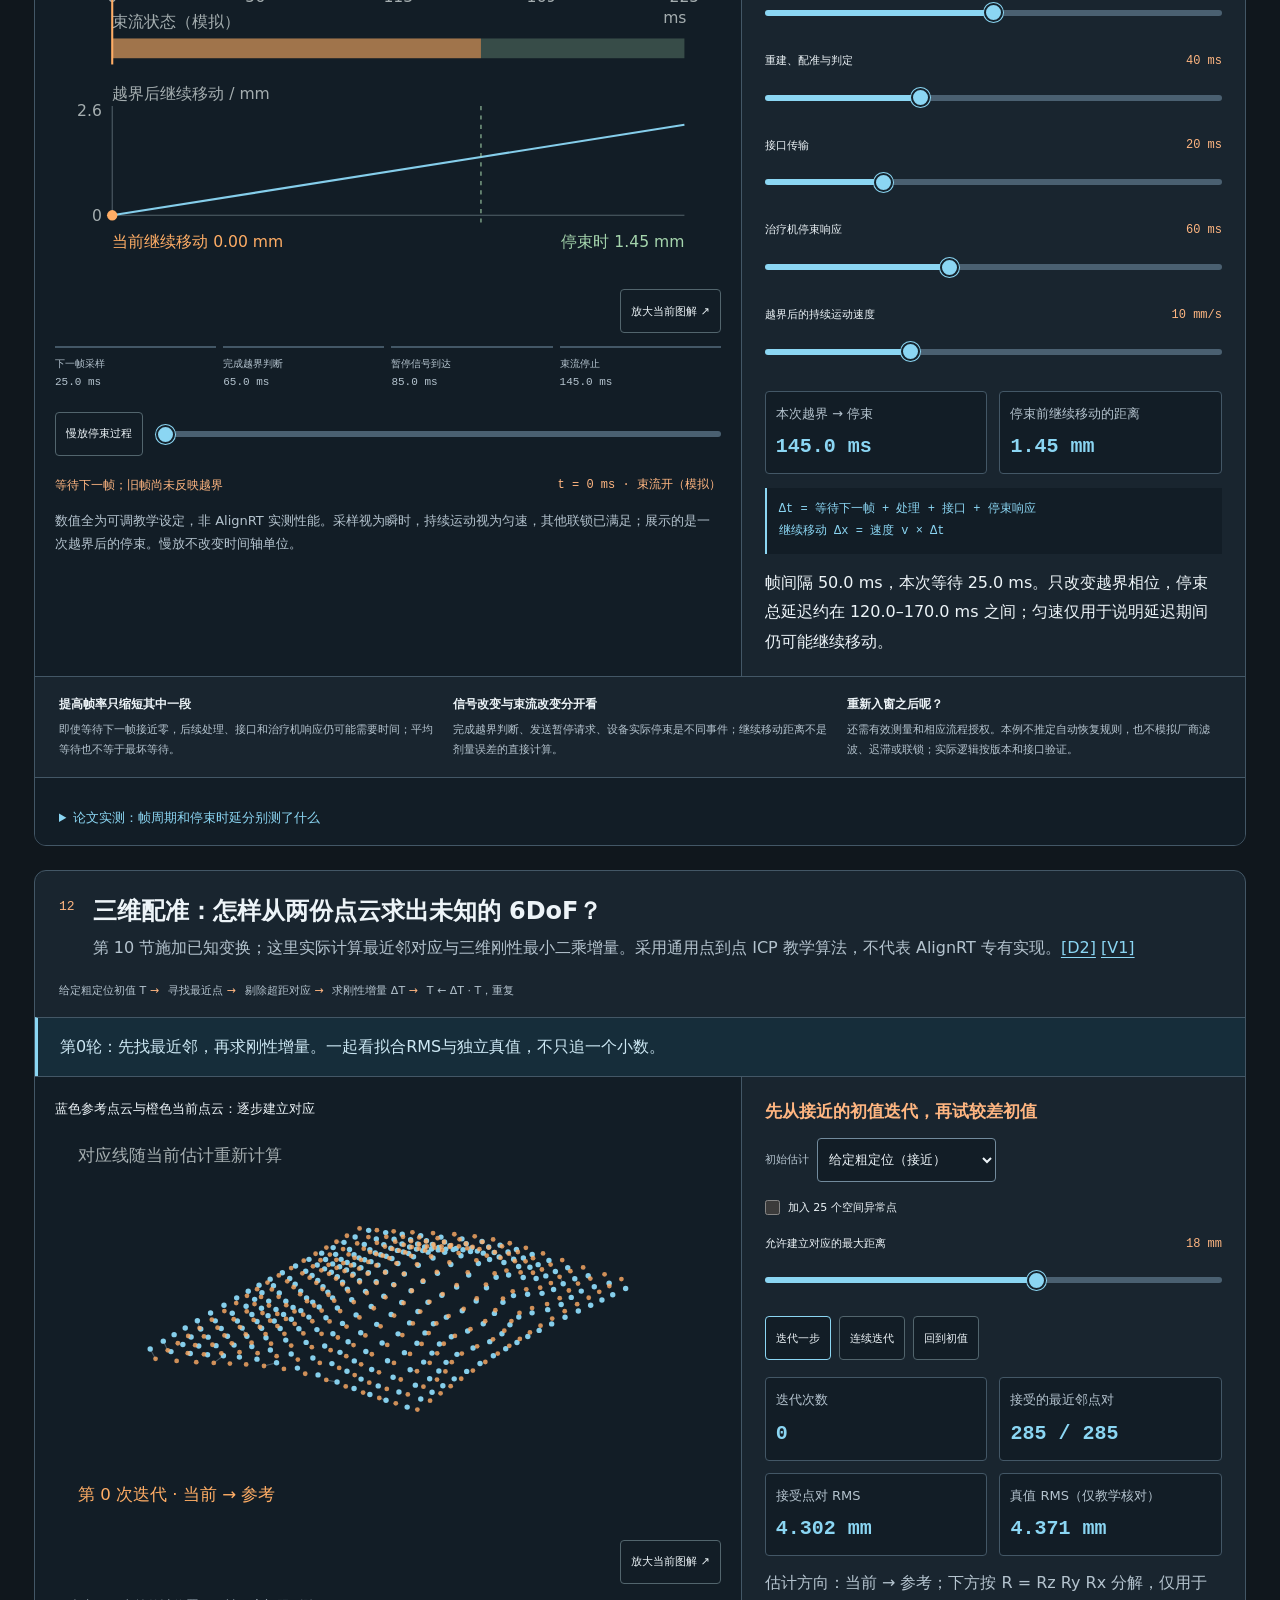
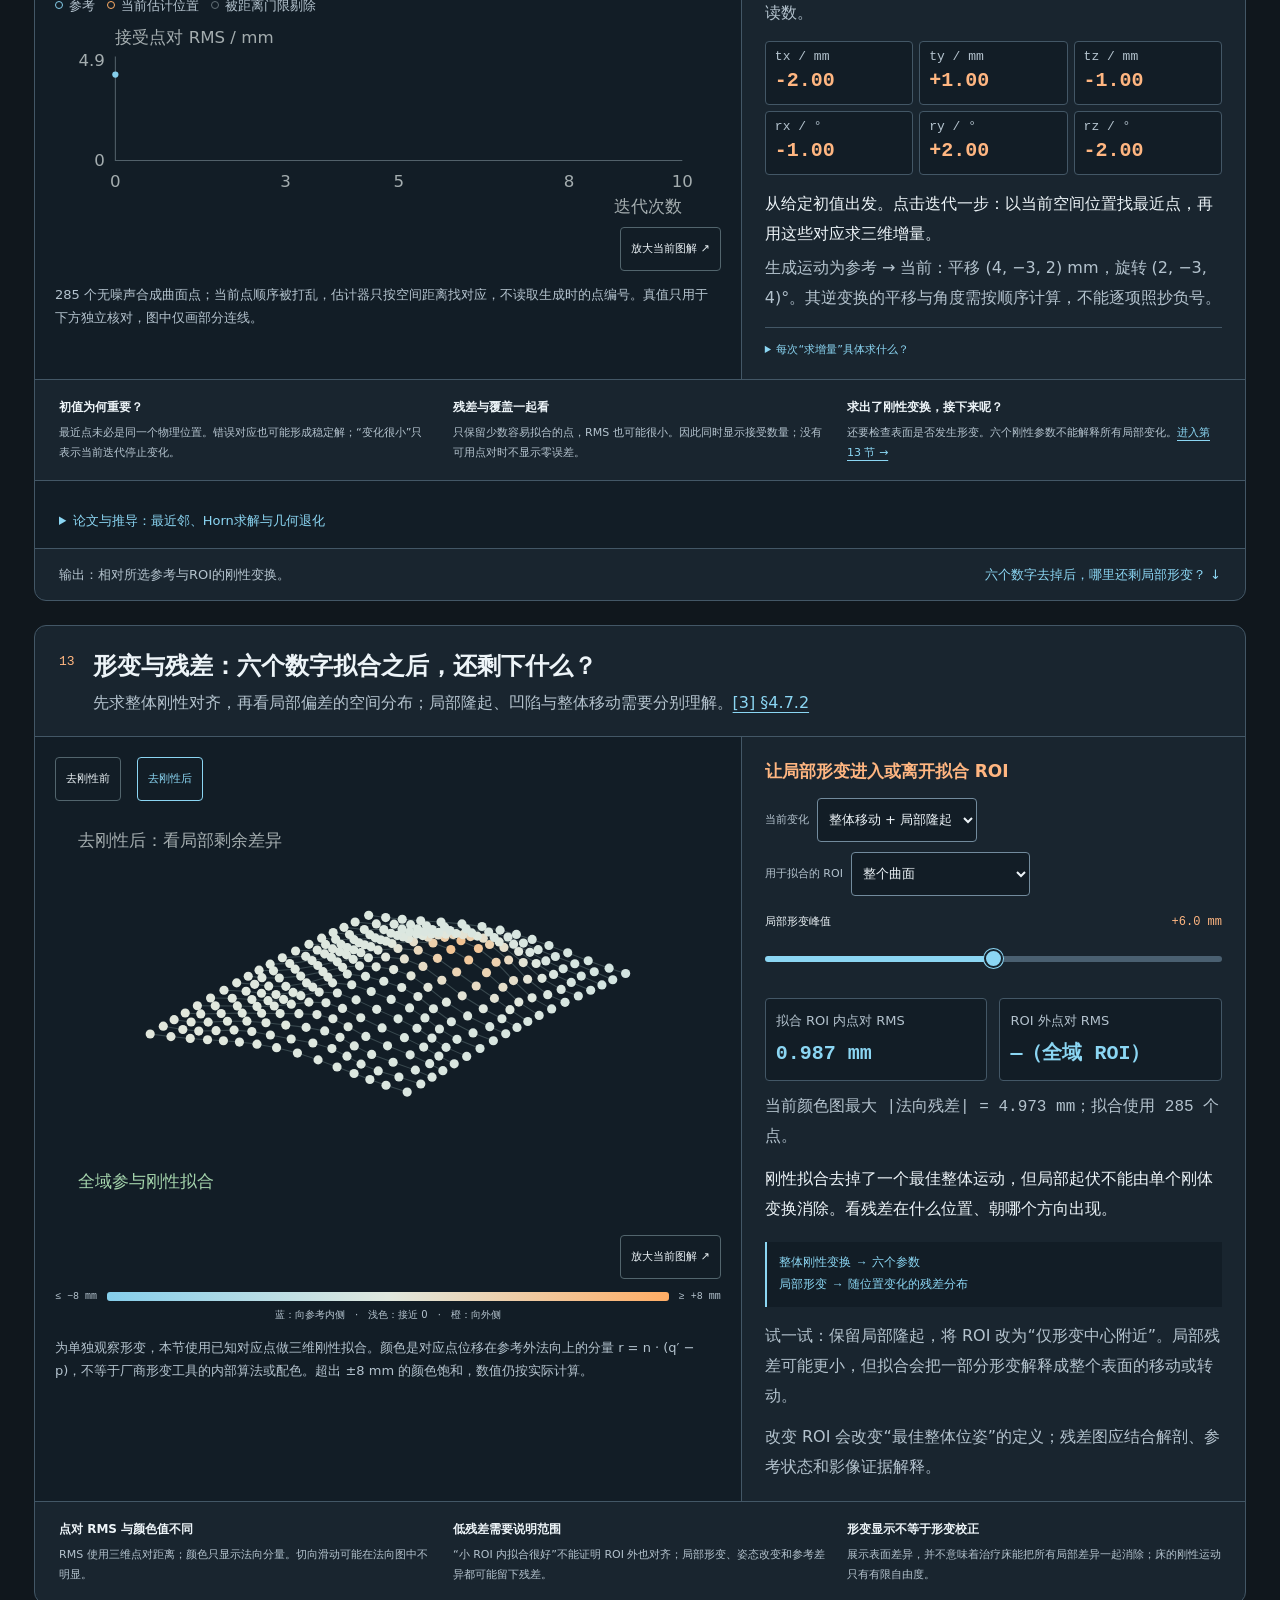
<file: outputs/sgrt-interactive-report/technical/index.html>
<!doctype html>
<html lang="zh-CN">
<head>
<meta charset="utf-8">
<meta name="viewport" content="width=device-width,initial-scale=1">
<meta name="color-scheme" content="dark">
<title>AlignRT 如何把体表变成三维？｜参考版优化</title>
<style>
:root{--bg:#101213;--surface:#191c1e;--inset:#111416;--line:#343a3d;--text:#ecedeb;--muted:#a4adaf;--orange:#ffad65;--blue:#85ceeb;--green:#a5d5ad;--sans:"Noto Sans CJK SC","PingFang SC","Microsoft YaHei",system-ui,sans-serif;--mono:"SFMono-Regular",Consolas,monospace}
*{box-sizing:border-box}body{margin:0;background:var(--bg);color:var(--text);font-family:var(--sans);font-size:14px;line-height:1.65}button,input{font:inherit}button{cursor:pointer}a{color:var(--blue);text-underline-offset:4px}button:focus-visible,a:focus-visible,input:focus-visible{outline:2px solid var(--blue);outline-offset:5px}button:disabled{opacity:.45;cursor:default}main{max-width:1200px;margin:auto;padding:35px 32px 30px}.eyebrow{display:flex;align-items:center;gap:12px;color:var(--orange);font:11px var(--mono);letter-spacing:.12em}.eyebrow::before{content:"";width:24px;border-top:2px solid var(--orange)}header{border-bottom:1px solid var(--line);padding-bottom:25px;margin-bottom:24px}.heading{display:flex;justify-content:space-between;gap:20px;align-items:end}h1{font-size:clamp(27px,3.1vw,41px);line-height:1.35;letter-spacing:-.035em;font-weight:600;margin:15px 0 10px}h1 span{color:var(--orange)}p{margin:0}.lead{color:var(--muted);font-size:15px;max-width:790px}.edition{color:var(--muted);font:11px var(--mono);white-space:nowrap;padding-bottom:7px}.stage-label{font:11px var(--mono);color:var(--orange);letter-spacing:.07em}.section-title{display:flex;gap:18px;align-items:start}.section-title h2{font-size:19px;margin:0 0 3px;font-weight:550}.section-title p{color:var(--muted);font-size:12px}.step-num{font:13px var(--mono);padding-top:6px;color:var(--orange)}.lab{background:var(--surface);border:1px solid var(--line);border-radius:12px;overflow:hidden}.lab-head{display:flex;justify-content:space-between;align-items:center;gap:16px;flex-wrap:wrap;padding:22px 24px 17px}.modes{display:flex;gap:3px;padding:3px;background:var(--bg);border:1px solid var(--line);border-radius:7px}.modes button{border:0;background:none;color:var(--muted);padding:7px 12px;border-radius:4px;font-size:12px;white-space:nowrap}.modes button[aria-pressed="true"]{color:#161616;background:var(--orange)}.modes button:hover:not([aria-pressed="true"]){color:var(--text);background:#252a2c}.frames{display:grid;grid-template-columns:1fr 1fr;gap:20px;padding:0 24px}.frame-head{display:flex;justify-content:space-between;font-size:12px;gap:10px;margin-bottom:7px;color:var(--muted)}.frame-head b{color:var(--orange);font-weight:500}.frame-head.right b{color:var(--blue)}.frame-head output{font-family:var(--mono);font-size:11px}.image-wrap{position:relative;border:1px solid var(--line);border-radius:7px;overflow:hidden;background:#141719}.image-wrap canvas{display:block;width:100%;height:auto}.frame-foot{display:flex;justify-content:space-between;gap:10px;font-size:11px;color:var(--muted);margin-top:5px}.frame-foot i{font-style:normal;color:var(--blue)}.instruction{padding:14px 24px 0;color:var(--muted);font-size:12px}.instruction strong{color:var(--text);font-weight:500}.controls{display:grid;grid-template-columns:1fr auto;gap:22px;align-items:end;padding:13px 24px 20px}.range-title{display:flex;justify-content:space-between;gap:16px;align-items:center;margin-bottom:5px;font-size:12px}.range-title output{font:15px var(--mono);color:var(--blue)}input[type="range"]{width:100%;margin:8px 0;accent-color:var(--blue);cursor:ew-resize;display:block;min-height:20px}.range-scale{display:flex;justify-content:space-between;font:10px var(--mono);color:var(--muted)}.scan{background:transparent;color:var(--text);border:1px solid #657478;border-radius:6px;padding:10px 17px;font-size:12px;min-width:145px;margin-bottom:13px}.scan:hover:enabled{border-color:var(--blue);color:var(--blue)}.analysis{border-top:1px solid var(--line);display:grid;grid-template-columns:1fr 1fr;gap:28px;padding:20px 24px;background:var(--inset)}.patches{display:flex;gap:12px;align-items:center}.patch{flex:none;text-align:center;color:var(--muted);font-size:10px}.patch canvas{display:block;width:78px;height:78px;border:1px solid var(--orange);border-radius:4px;image-rendering:pixelated;margin-bottom:4px}.patch.right canvas{border-color:var(--blue)}.compare-symbol{color:var(--muted);font-size:20px}.scorebox{border-left:1px solid var(--line);padding-left:17px;margin-left:3px}.scorebox label{display:block;color:var(--muted);font:10px var(--mono)}.scorebox output{font:32px var(--mono);color:var(--text);display:block;line-height:1.5}.scorebox small{color:var(--muted);font-size:10px;display:block}.result{margin-top:12px}.result b{font-size:13px;color:var(--blue);font-weight:500;display:block}.result p{font-size:12px;color:var(--muted);margin-top:3px;max-width:420px;min-height:40px}.chart-top{display:flex;justify-content:space-between;gap:10px;font-size:11px;color:var(--muted)}.chart-top span:last-child{font-family:var(--mono)}#chart{display:block;width:100%;height:auto;margin-top:2px;overflow:visible}.chart-note{font-size:10px;color:var(--muted);margin-top:1px}.next-grid{display:grid;grid-template-columns:1fr 1fr;gap:28px;margin-top:30px}.next-grid>section{min-width:0}.depth-content{display:grid;grid-template-columns:190px 1fr;gap:15px;align-items:center;margin-top:8px}.geometry{width:100%;height:auto}.formula{font:22px var(--mono);color:var(--text);margin-bottom:5px}.formula span{color:var(--blue)}.depth-value{font:27px var(--mono);color:var(--green);margin-top:6px}.depth-note{color:var(--muted);font-size:11px;line-height:1.7}.depth-note small{font-size:10px}.pod-flow{display:grid;grid-template-columns:92px 20px 1fr;gap:8px;align-items:center;margin:17px 0 10px}.pods{display:grid;gap:4px}.pods span{border:1px solid var(--line);border-radius:3px;text-align:center;padding:3px 2px;font:11px var(--mono);color:var(--blue)}.arrow{color:var(--muted);text-align:center}.fused{border-left:2px solid var(--blue);padding:6px 0 6px 15px;font-size:13px}.fused p{font-size:11px;color:var(--muted);margin-top:4px}.flow-bottom{color:var(--muted);font-size:12px}.flow-bottom b{color:var(--text);font-weight:500}.remember{display:flex;gap:16px;align-items:baseline;border-top:1px solid var(--line);padding-top:18px;margin-top:23px;font-size:12px;color:var(--muted)}.remember strong{color:var(--orange);white-space:nowrap;font-weight:500}.remember b{color:var(--text);font-weight:500}details{margin-top:23px;border-top:1px solid var(--line);padding-top:13px;color:var(--muted);font-size:11px}summary{cursor:pointer;color:var(--muted)}.source-grid{display:grid;grid-template-columns:1fr 1fr;gap:16px;margin-top:12px}.source-grid p{margin:7px 0}footer{font:10px var(--mono);color:#879294;display:flex;justify-content:space-between;gap:20px;margin-top:19px}noscript{display:block;padding:20px;color:var(--orange)}
@media(max-width:900px){main{padding:24px 20px}.lab-head{align-items:start}.analysis{gap:20px}.patches{gap:7px}.patch canvas{width:62px;height:62px}.scorebox{padding-left:10px;margin-left:0}.scorebox output{font-size:26px}.depth-content{grid-template-columns:135px 1fr}.formula{font-size:19px}.edition{display:none}}
@media(max-width:650px){main{padding:23px 15px}.heading{display:block}h1{font-size:29px}.lead{font-size:13px}.lab-head{padding:18px 16px 14px;gap:14px}.section-title{gap:12px}.section-title h2{font-size:17px}.modes{width:100%}.modes button{flex:1;padding:7px 8px}.frames{grid-template-columns:1fr;padding:0 16px;gap:13px}.image-wrap canvas{max-height:180px}.frame-head{font-size:11px}.frame-foot{font-size:10px}.instruction{padding:14px 16px 0}.controls{grid-template-columns:1fr;padding:10px 16px 18px;gap:12px}.scan{margin-bottom:0;justify-self:start}.analysis{grid-template-columns:1fr;padding:18px 16px;gap:20px}.patches{gap:12px}.patch canvas{width:78px;height:78px}.scorebox{padding-left:15px}.scorebox output{font-size:30px}.result p{min-height:0;max-width:none}.next-grid{grid-template-columns:1fr;gap:22px;margin-top:24px}.depth-content{grid-template-columns:160px 1fr;gap:12px}.remember{display:block}.remember strong{display:block;margin-bottom:6px}.source-grid{grid-template-columns:1fr}footer{font-size:9px;flex-wrap:wrap;gap:6px}}
.step-num{flex:none;white-space:nowrap}
.page-nav{display:flex;flex-wrap:wrap;gap:10px 23px;margin-top:18px;font-size:12px}.page-nav a{color:var(--muted);text-decoration:none}.page-nav a:hover{color:var(--orange)}section[id]{scroll-margin-top:20px}.hardware{border:1px solid var(--line);border-radius:12px;background:var(--surface);overflow:hidden;margin-bottom:30px}.hardware-head{padding:22px 24px 18px}.principles{display:grid;grid-template-columns:repeat(3,minmax(0,1fr));gap:0;border-block:1px solid var(--line)}.principles button{min-width:0;text-align:left;border:0;border-right:1px solid var(--line);padding:14px 20px;color:var(--muted);background:var(--inset);border-top:2px solid transparent;line-height:1.55}.principles button:last-child{border-right:0}.principles button[aria-pressed="true"]{border-top-color:var(--orange);background:var(--surface);color:var(--orange)}.principles button:hover{color:var(--text)}.principles b{display:block;font-weight:500;font-size:14px}.principles small{display:block;font:10px var(--mono);margin-top:5px;overflow-wrap:anywhere}.hardware-grid{display:grid;grid-template-columns:minmax(0,1.8fr) minmax(280px,1fr)}.room-figure{margin:0;padding:15px 12px 10px 22px}.room-figure svg{display:block;width:100%;height:auto}.room-figure figcaption{font-size:10px;color:var(--muted);margin:0 0 9px 4px}.hardware-detail{border-left:1px solid var(--line);padding:18px 21px}.pod-closeup{width:100%;max-height:184px;display:block}.pod-closeup-label{font-size:11px;color:var(--muted)}.pod-closeup-label b{color:var(--text);font-weight:500}.principle-copy{margin-top:10px;min-height:119px}.principle-copy h3{font-weight:500;font-size:15px;color:var(--orange);margin:0 0 6px}.principle-copy p{font-size:12px;color:var(--muted)}.principle-copy .io{color:var(--text);font-size:11px;margin-top:8px}.hardware svg text{font-family:var(--sans)}.hardware .light-field,.hardware .stereo-rays,.hardware .room-cloud,.hardware .data-links{transition:opacity .2s}.hardware[data-principle="projection"] .stereo-rays{opacity:.13}.hardware[data-principle="projection"] .room-cloud{opacity:0}.hardware[data-principle="projection"] .data-links{opacity:.13}.hardware[data-principle="stereo"] .light-field{opacity:.35}.hardware[data-principle="stereo"] .room-cloud{opacity:.45}.hardware[data-principle="stereo"] .data-links{opacity:.25}.hardware[data-principle="fusion"] .light-field{opacity:.15}.hardware[data-principle="fusion"] .stereo-rays{opacity:.2}.hardware-counts{border-top:1px solid var(--line);padding:13px 24px;display:flex;justify-content:space-between;gap:12px;flex-wrap:wrap;font-size:11px;color:var(--muted)}.hardware-counts b{color:var(--text);font-weight:500}.core-sequence{display:flex;gap:11px;align-items:center;flex-wrap:wrap;margin-top:12px;color:var(--muted);font-size:11px}.core-sequence strong{font-weight:500;color:var(--text)}.calibration-formula{font:20px var(--mono);margin:20px 0 12px;color:var(--blue)}.fusion-section{border:1px solid var(--line);background:var(--surface);border-radius:12px;margin-top:27px;overflow:hidden}.fusion-head{padding:20px 24px;display:flex;align-items:center;justify-content:space-between;gap:15px;flex-wrap:wrap}.fusion-head h3{font-weight:500;font-size:17px;margin:0}.fusion-head p{font-size:11px;color:var(--muted);margin-top:3px}.view-toggle{display:flex;border:1px solid var(--line);background:var(--bg);padding:3px;border-radius:6px;gap:3px}.view-toggle button{background:none;border:0;color:var(--muted);font-size:11px;padding:7px 12px;border-radius:3px}.view-toggle button[aria-pressed="true"]{background:var(--blue);color:#111416}.fusion-grid{display:grid;grid-template-columns:minmax(0,2fr) minmax(230px,1fr);border-top:1px solid var(--line)}.cloud-plot{background:var(--inset);min-width:0}.cloud-plot canvas{display:block;width:100%;height:auto;aspect-ratio:720/340}.cloud-plot .cloud-caption{padding:0 20px 15px;color:var(--muted);font-size:10px}.fusion-controls{padding:20px 22px;border-left:1px solid var(--line)}.control-caption{font-size:11px;color:var(--muted);margin-bottom:11px}.pod-toggles{display:flex;gap:7px;flex-wrap:wrap}.pod-toggles button{border:1px solid var(--pod-color);color:var(--pod-color);background:var(--bg);font:11px var(--mono);border-radius:4px;padding:8px 11px}.pod-toggles button[aria-pressed="false"]{color:var(--muted);border-color:var(--line)}.pod-toggles button span{display:inline-block;width:6px;height:6px;border-radius:50%;background:currentColor;margin-right:6px}.pod-toggles button[aria-pressed="false"] span{background:transparent;outline:1px solid currentColor}.cloud-stats{font-size:14px;margin:16px 0 4px;color:var(--text)}.cloud-explain{color:var(--muted);font-size:12px;min-height:60px}.fusion-equation{font:13px var(--mono);color:var(--blue);padding-top:15px;margin-top:15px;border-top:1px solid var(--line)}.fusion-equation small{display:block;font:11px/1.8 var(--sans);color:var(--muted);margin-top:5px}.clinical-flow{padding:16px 24px;border-top:1px solid var(--line);font-size:12px;color:var(--muted)}.clinical-flow strong{font-weight:500;color:var(--text)}.clinical-flow p+p{margin-top:5px}
@media(max-width:900px){.hardware-grid{grid-template-columns:minmax(0,1.5fr) minmax(250px,1fr)}.room-figure{padding-left:8px}.hardware-detail{padding:14px}.principles button{padding:11px 14px}.hardware-counts{justify-content:start;gap:8px 22px}.fusion-grid{grid-template-columns:minmax(0,1.7fr) minmax(230px,1fr)}}
@media(max-width:700px){.hardware-head{padding:18px 16px 15px}.hardware-grid{grid-template-columns:1fr}.hardware-detail{border-left:0;border-top:1px solid var(--line);display:grid;grid-template-columns:1fr 1fr;gap:12px;padding:16px}.pod-closeup-label{font-size:10px}.pod-closeup{min-width:0}.principle-copy{margin-top:0;min-height:0}.principle-copy h3{font-size:14px}.principle-copy p{font-size:11px}.room-figure{padding:8px 8px 3px}.room-figure figcaption{margin:0 8px 10px}.principles button{padding:10px}.principles b{font-size:12px}.principles small{font-size:9px}.hardware-counts{padding:12px 16px;font-size:10px}.fusion-grid{grid-template-columns:1fr}.fusion-head{padding:18px 16px}.fusion-controls{border-left:0;border-top:1px solid var(--line);padding:17px 16px}.cloud-explain{min-height:0}.clinical-flow{padding:15px 16px}.cloud-stats{margin-top:12px}.page-nav{gap:9px 18px}.calibration-formula{font-size:18px}.core-sequence{gap:5px 8px}.fusion-equation{margin-top:12px;padding-top:12px}}
@media(max-width:380px){.hardware-detail{grid-template-columns:1fr}.pod-closeup{max-height:160px}.principle-copy{min-height:110px}.principles button{padding:9px 7px}.principles b{font-size:11px}}
@media(max-width:700px){.hardware-detail{grid-template-columns:1fr}.pod-closeup{max-width:370px;max-height:190px;margin-inline:auto}.room-figure svg text{font-size:19px}.room-figure .ceiling-label{display:none}}
.matching-depth{display:flex;align-items:baseline;gap:9px;flex-wrap:wrap;color:var(--muted);font-size:10px;margin-top:10px}.matching-depth strong{font:16px var(--mono);color:var(--green)}.matching-depth span:last-child{display:none}.stereo-lesson{margin-top:30px;border:1px solid var(--line);border-radius:12px;background:var(--surface);overflow:hidden}.stereo-heading{padding:22px 24px 17px}.stereo-parts{display:grid;grid-template-columns:repeat(3,minmax(0,1fr));gap:20px;margin-top:17px}.stereo-parts strong{font-weight:500;font-size:13px;color:var(--orange)}.stereo-parts p{font-size:11px;color:var(--muted);margin-top:3px}.stereo-workbench{display:grid;grid-template-columns:minmax(0,1.7fr) minmax(290px,1fr);border-block:1px solid var(--line)}.stereo-drawing{background:var(--inset);min-width:0;padding:12px 20px 14px}.stereo-scene{display:block;width:100%;height:auto}.stereo-scene text,.projection-strips text{font-family:var(--sans)}.stereo-scene .lens{fill:#17252c;stroke:var(--blue);stroke-width:1.5}.scene-caption{font-size:10px;color:var(--muted);margin-top:0}.projection-caption{font-size:11px;color:var(--text);margin-top:17px}.projection-strips{display:block;width:100%;height:auto;margin-top:5px}.stereo-controls{padding:22px 23px;border-left:1px solid var(--line)}.stereo-switch{display:flex;justify-content:space-between;align-items:center;gap:12px;border-bottom:1px solid var(--line);padding-bottom:15px;margin-bottom:17px}.stereo-switch span{font-size:12px}.stereo-switch button{background:var(--bg);border:1px solid var(--orange);border-radius:5px;padding:7px 11px;color:var(--orange);font-size:11px;min-width:84px}.stereo-switch button[aria-checked="false"]{color:var(--muted);border-color:var(--line)}.stereo-control+.stereo-control{margin-top:18px}.stereo-constants{color:var(--muted);font-size:10px;margin-top:13px}.stereo-live{border-top:1px solid var(--line);margin-top:17px;padding-top:15px}.stereo-pixels{font:11px var(--mono);color:var(--muted);display:flex;gap:13px;flex-wrap:wrap}.stereo-disparity{font:15px var(--mono);margin:9px 0;color:var(--blue)}.stereo-value{font:31px var(--mono);color:var(--green);margin:4px 0}.stereo-value.waiting{font:18px var(--sans);color:var(--orange);padding:8px 0}.stereo-xyz{font:11px/1.9 var(--mono);color:var(--muted);margin-top:4px;overflow-wrap:anywhere}.stereo-state{font-size:11px;color:var(--muted);margin-top:10px;min-height:52px}.stereo-reasoning{display:grid;grid-template-columns:minmax(0,1.3fr) minmax(0,1fr);gap:25px;padding:20px 24px}.stereo-reasoning h3{font-size:14px;font-weight:500;margin:0 0 8px}.equation-steps{font:14px/2 var(--mono);color:var(--muted)}.equation-steps b{color:var(--blue);font-weight:400}.stereo-reasoning p{font-size:11px;color:var(--muted)}.stereo-reasoning .model-note{font-size:10px;margin-top:8px}.error-equation{font:13px var(--mono);color:var(--text);margin-top:10px}.error-value{font:21px var(--mono);color:var(--orange);margin:9px 0 6px}.calibration-note{display:grid;grid-template-columns:minmax(0,1fr) minmax(0,1fr);gap:28px;padding-top:26px}.calibration-note .calibration-formula{margin:8px 0}.stereo-reset{all:unset;cursor:pointer;color:var(--muted);text-decoration:underline;text-underline-offset:4px;font-size:10px;margin-left:9px}.stereo-reset:hover{color:var(--text)}
@media(max-width:900px){.stereo-workbench{grid-template-columns:minmax(0,1.5fr) minmax(260px,1fr)}.stereo-drawing{padding-inline:12px}.stereo-controls{padding:18px}.stereo-parts{gap:14px}}
@media(max-width:700px){.stereo-heading{padding:18px 16px 16px}.stereo-parts{grid-template-columns:1fr;gap:11px;margin-top:15px}.stereo-parts>div{display:grid;grid-template-columns:65px 1fr;gap:12px}.stereo-parts strong{font-size:12px}.stereo-parts p{margin-top:0}.stereo-workbench{grid-template-columns:1fr}.stereo-drawing{padding:10px 12px 14px}.stereo-scene text{font-size:19px}.stereo-controls{border-left:0;border-top:1px solid var(--line);padding:18px 16px}.stereo-reasoning{grid-template-columns:1fr;padding:18px 16px;gap:20px}.stereo-state{min-height:0}.calibration-note{grid-template-columns:1fr;gap:8px}.stereo-lesson .section-title h2{font-size:17px}.projection-strips .small-label{display:none}.projection-strips .row-label{font-size:23px}.projection-strips .disparity-label{font-size:21px}}
.calibration-lesson{border:1px solid var(--line);border-radius:12px;background:var(--surface);margin-top:28px;overflow:hidden}.calibration-heading{padding:22px 24px 19px}.calibration-heading .calibration-intro{font-size:13px;color:var(--muted);margin:13px 0 0}.calibration-heading .calibration-intro b{font-weight:500;color:var(--text)}.calibration-grid{display:grid;grid-template-columns:minmax(0,1.65fr) minmax(300px,1fr)}.calibration-figure{background:var(--inset);padding:19px 20px 17px;min-width:0;margin:0}.calibration-plot-title{font-size:13px;color:var(--text);min-height:43px}.calibration-scene{width:100%;height:auto;display:block}.calibration-scene text{font-family:var(--sans)}.calibration-caption{font-size:10px;line-height:1.8;color:var(--muted);margin-top:8px;min-height:36px}.calibration-legend{display:flex;gap:12px;flex-wrap:wrap;font-size:10px;color:var(--muted);margin-top:10px}.calibration-legend span{display:inline-flex;align-items:center;gap:6px}.calibration-legend i{width:8px;height:8px;border-radius:50%;border:1.5px solid var(--legend-color);background:var(--legend-fill,transparent)}.calibration-detail{padding:20px 23px;border-left:1px solid var(--line)}.calibration-detail h3{font-size:14px;font-weight:500;margin:0 0 9px;color:var(--orange)}.calibration-method{padding:0 0 0 18px;margin:0;color:var(--muted);font-size:11px;line-height:1.8;min-height:119px}.calibration-method li{padding-left:2px;margin-bottom:5px}.calibration-parameters{font:12px/1.8 var(--mono);color:var(--blue);margin:12px 0 14px;padding-top:12px;border-top:1px solid var(--line)}.calibration-result-label{font-size:11px;color:var(--muted);margin:17px 0 2px}.calibration-result{font:30px var(--mono);color:var(--orange);display:block;line-height:1.6}.calibration-result.aligned{color:var(--green)}.calibration-explanation{font-size:11px;color:var(--muted);min-height:43px}.calibration-correct{display:block;background:none;border:1px solid var(--blue);color:var(--blue);padding:9px 13px;margin-top:14px;border-radius:5px;font-size:11px}.calibration-correct:hover{background:#202f36}.calibration-boundary{font-size:10px;color:var(--muted);margin-top:9px}.calibration-chain{padding:17px 24px;border-top:1px solid var(--line);display:grid;grid-template-columns:repeat(4,minmax(0,1fr));gap:18px}.calibration-chain>div{font-size:12px;position:relative}.calibration-chain>div:not(:last-child)::after{content:'→';position:absolute;right:0;top:0;color:var(--muted)}.calibration-chain small{display:block;color:var(--blue);font:10px/1.7 var(--mono);margin-top:4px}.calibration-distinction{display:grid;grid-template-columns:repeat(3,minmax(0,1fr));gap:20px;padding:17px 24px;border-top:1px solid var(--line)}.calibration-distinction h3{font-size:12px;font-weight:500;margin:0 0 4px}.calibration-distinction p{font-size:11px;color:var(--muted)}.calibration-message{padding:13px 24px;border-top:1px solid var(--line);font-size:11px;color:var(--muted)}.calibration-message strong{font-weight:500;color:var(--text)}
@media(max-width:900px){.calibration-grid{grid-template-columns:minmax(0,1.4fr) minmax(280px,1fr)}.calibration-detail{padding:18px}.calibration-figure{padding:17px 13px}.calibration-method{min-height:0}.calibration-chain{gap:14px}}
@media(max-width:700px){.calibration-heading{padding:18px 16px}.calibration-heading .calibration-intro{font-size:12px}.calibration-grid{grid-template-columns:1fr}.calibration-figure{padding:17px 13px}.calibration-detail{border-left:0;border-top:1px solid var(--line);padding:18px 16px}.calibration-scene text{font-size:18px}.calibration-chain{grid-template-columns:1fr 1fr;padding:17px 16px;gap:17px 22px}.calibration-chain>div:nth-child(2)::after{content:''}.calibration-distinction{grid-template-columns:1fr;padding:17px 16px;gap:13px}.calibration-distinction>div{display:grid;grid-template-columns:75px 1fr;gap:9px}.calibration-message{padding:13px 16px}.calibration-plot-title{min-height:0;font-size:12px;margin-bottom:7px}.calibration-caption{min-height:0}.calibration-explanation{min-height:0}}
.practice-section{border:1px solid var(--line);border-radius:12px;background:var(--surface);margin-top:28px;overflow:hidden}.practice-heading{padding:22px 24px 18px}.practice-heading p{max-width:980px}.practice-tabs{grid-template-columns:1fr 1fr}.practice-panel[hidden]{display:none}.practice-grid{display:grid;grid-template-columns:minmax(0,1.65fr) minmax(305px,1fr)}.practice-figure{background:var(--inset);padding:18px 21px 17px;min-width:0;margin:0}.practice-figure h3{font-size:14px;font-weight:500;margin:0 0 12px}.practice-scene{display:block;width:100%;height:auto}.practice-scene text{font-family:var(--sans)}.practice-caption{font-size:10px;color:var(--muted);line-height:1.8;margin-top:10px}.practice-detail{padding:20px 23px;border-left:1px solid var(--line)}.practice-detail h3{font-size:14px;font-weight:500;margin:0 0 10px;color:var(--orange)}.practice-detail p{font-size:11px;color:var(--muted)}.practice-equation{font:13px/1.8 var(--mono);color:var(--blue);margin:13px 0 16px;overflow-wrap:anywhere}.practice-metrics{display:grid;grid-template-columns:1fr 1fr;gap:14px;margin-top:17px;padding-top:15px;border-top:1px solid var(--line)}.practice-metrics label{display:block;font-size:10px;color:var(--muted)}.practice-metrics output{display:block;font:22px/1.7 var(--mono);color:var(--orange)}.practice-metrics output.is-zero{color:var(--green)}.practice-table{width:100%;border-collapse:collapse;margin-top:15px;font-size:11px;color:var(--muted)}.practice-table th{text-align:left;font-weight:500;font-size:10px;color:var(--muted);padding:5px 6px;border-bottom:1px solid var(--line)}.practice-table td{padding:6px;border-bottom:1px solid #263137;font-family:var(--mono)}.practice-table td:first-child{font-family:var(--sans)}.practice-note{margin-top:10px;font-size:10px!important;color:var(--muted)}.practice-summary{padding:17px 24px;border-top:1px solid var(--line);display:grid;grid-template-columns:repeat(3,minmax(0,1fr));gap:20px}.practice-summary h3{font-size:12px;font-weight:500;margin:0 0 5px}.practice-summary p{font-size:11px;color:var(--muted)}.registration-plot-head{display:flex;justify-content:space-between;align-items:center;gap:10px;flex-wrap:wrap;margin-bottom:7px}.registration-plot-head h3{margin:0}.registration-plot-head .view-toggle button{padding:6px 11px}.registration-pose{display:grid;grid-template-columns:repeat(3,minmax(0,1fr));gap:8px;margin-top:16px;padding:12px 0;border-block:1px solid var(--line)}.registration-pose label{font-size:10px;color:var(--muted);display:block}.registration-pose output{display:block;font:14px/1.9 var(--mono);color:var(--blue);white-space:nowrap}.registration-result-label{font-size:11px!important;color:var(--muted);margin-top:13px}.registration-result{font:29px/1.6 var(--mono);color:var(--orange);display:block}.registration-result.is-zero{color:var(--green)}.deformation-toggle{border:1px solid var(--line);background:var(--bg);color:var(--muted);border-radius:5px;padding:7px 11px;font-size:11px;margin-top:14px}.deformation-toggle[aria-pressed="true"]{color:var(--orange);border-color:var(--orange)}.practice-flow{padding:14px 24px;border-top:1px solid var(--line);font-size:11px;color:var(--muted)}.practice-flow strong{font-weight:500;color:var(--text)}
@media(max-width:900px){.practice-grid{grid-template-columns:minmax(0,1.4fr) minmax(280px,1fr)}.practice-detail{padding:18px}.practice-figure{padding-inline:13px}.registration-pose output{font-size:12px}}
@media(max-width:700px){.practice-heading{padding:18px 16px}.practice-grid{grid-template-columns:1fr}.practice-figure{padding:17px 13px}.practice-detail{border-left:0;border-top:1px solid var(--line);padding:18px 16px}.practice-scene text{font-size:18px}.practice-scene .minor-label{display:none}.practice-summary{grid-template-columns:1fr;padding:17px 16px;gap:15px}.practice-summary>div{display:grid;grid-template-columns:80px 1fr;gap:10px}.registration-pose output{font-size:14px}.practice-flow{padding:14px 16px}.practice-figure h3{font-size:13px}}
.coach-section{border:1px solid var(--line);border-radius:12px;background:var(--surface);margin-top:28px;overflow:hidden}.coach-heading{padding:22px 24px 18px}.coach-heading .coach-intro{font-size:12px;color:var(--muted);margin-top:12px;max-width:1000px}.coach-grid{display:grid;grid-template-columns:minmax(0,1.55fr) minmax(325px,1fr);border-top:1px solid var(--line)}.coach-figure{margin:0;min-width:0;padding:20px 22px;background:var(--inset)}.coach-figure h3{font-size:14px;font-weight:500;margin:0 0 11px}.coach-screen{display:block;width:100%;height:auto}.coach-screen text{font-family:var(--sans)}.coach-screen .coach-value-text{font-family:var(--mono)}.coach-loop{display:grid;grid-template-columns:repeat(4,minmax(0,1fr));gap:12px;border-top:1px solid var(--line);padding-top:15px;margin-top:12px;font-size:11px;color:var(--muted)}.coach-loop>span{position:relative;padding-right:9px}.coach-loop>span:not(:last-child)::after{content:'→';position:absolute;right:-6px;top:0;color:var(--orange)}.coach-loop b{font-weight:500;color:var(--text);display:block}.coach-return{font-size:11px;color:var(--orange);margin-top:10px}.coach-detail{padding:20px 23px;border-left:1px solid var(--line)}.coach-detail h3{font-size:14px;color:var(--orange);font-weight:500;margin:0 0 12px}.coach-presets{display:flex;gap:6px;flex-wrap:wrap;margin-bottom:19px}.coach-presets button{background:var(--bg);border:1px solid #52656d;color:var(--text);font-size:11px;padding:7px 9px;border-radius:4px}.coach-presets button:hover{border-color:var(--blue);color:var(--blue)}.coach-deltas{display:grid;grid-template-columns:repeat(3,minmax(0,1fr));gap:7px;margin:15px 0 10px}.coach-deltas>div{border:1px solid var(--line);background:var(--inset);border-radius:4px;padding:7px 9px;min-width:0}.coach-deltas label{display:block;font:10px var(--mono);color:var(--muted)}.coach-deltas output{display:block;font:13px/1.8 var(--mono);color:var(--green);white-space:nowrap}.coach-deltas>div[data-status="outside"] output{color:#f0cd75}.coach-deltas>div[data-status="unknown"] output{color:var(--muted)}.coach-options{display:grid;gap:10px;padding-top:13px;margin-top:13px;border-top:1px solid var(--line);font-size:12px;color:var(--text)}.coach-options label{display:flex;align-items:center;gap:8px;cursor:pointer}.coach-options input{accent-color:var(--blue);width:15px;height:15px;margin:0}.coach-note{font-size:10px;line-height:1.8;color:var(--muted);margin-top:11px}.coach-decision{display:grid;grid-template-columns:repeat(3,minmax(0,1fr));gap:20px;padding:17px 24px;border-top:1px solid var(--line)}.coach-decision label{font-size:11px;color:var(--muted);display:block}.coach-decision output{font-size:14px;line-height:1.7;display:block;margin-top:5px;color:#f0cd75}.coach-decision output[data-status="good"]{color:var(--green)}.coach-decision output[data-status="unknown"],.coach-decision output[data-status="idle"]{color:var(--muted)}.coach-logic{padding:13px 24px;border-top:1px solid var(--line);font-size:11px;color:var(--muted)}.coach-logic code{font:11px var(--mono);color:var(--blue)}.coach-logic p+p{margin-top:6px}.coach-reset{all:unset;cursor:pointer;text-decoration:underline;text-underline-offset:4px;font-size:10px;color:var(--muted);margin-top:12px}.coach-reset:hover{color:var(--text)}
@media(max-width:900px){.coach-grid{grid-template-columns:minmax(0,1.3fr) minmax(290px,1fr)}.coach-detail{padding:18px}.coach-figure{padding:18px 13px}.coach-deltas>div{padding:7px}.coach-deltas output{font-size:12px}}
@media(max-width:700px){.coach-heading{padding:18px 16px}.coach-grid{grid-template-columns:1fr}.coach-figure{padding:17px 13px}.coach-detail{border-left:0;border-top:1px solid var(--line);padding:18px 16px}.coach-screen text{font-size:20px}.coach-screen .coach-value-text{font-size:22px}.coach-screen .coach-small-label{display:none}.coach-loop{gap:12px;font-size:10px}.coach-decision{grid-template-columns:1fr;padding:17px 16px;gap:12px}.coach-decision>div{display:grid;grid-template-columns:90px 1fr;gap:12px;align-items:baseline}.coach-decision output{margin:0;font-size:13px}.coach-logic{padding:13px 16px}.coach-deltas output{font-size:13px}}
.coach-replay{padding:18px 24px 16px;border-top:1px solid var(--line);background:var(--inset)}.coach-playback-toolbar{display:flex;align-items:center;gap:10px 17px;flex-wrap:wrap}.coach-play-button{border:1px solid var(--blue);color:#11191d;background:var(--blue);border-radius:5px;font-size:12px;min-width:103px;padding:8px 13px;cursor:pointer}.coach-play-button:hover{background:#a3e1f6}.coach-playback-toolbar label{display:flex;align-items:center;gap:7px;font-size:11px;color:var(--muted)}.coach-playback-toolbar select{background:var(--surface);color:var(--text);border:1px solid var(--line);border-radius:4px;padding:6px 7px;font:11px var(--sans);max-width:100%}.coach-playback-toolbar input[type="checkbox"]{width:14px;height:14px;accent-color:var(--blue);margin:0}.coach-replay-status{display:flex;justify-content:space-between;gap:15px;align-items:baseline;margin-top:16px}.coach-replay-status output:first-child{font-size:13px;color:var(--orange)}.coach-replay-status output:last-child{font:12px var(--mono);color:var(--muted)}.coach-time-chart{display:block;width:100%;height:184px;margin-top:6px}.coach-time-chart text{font-family:var(--sans)}.coach-chart-legend{display:flex;gap:14px;align-items:center;flex-wrap:wrap;margin-top:5px;font-size:10px;color:var(--muted)}.coach-chart-legend span{display:inline-flex;gap:6px;align-items:center}.coach-chart-legend i{width:19px;border-top:2px solid var(--legend-color)}.coach-replay-seek{display:grid;grid-template-columns:auto minmax(0,1fr);gap:14px;align-items:center;margin-top:11px;font-size:11px;color:var(--muted)}.coach-replay-seek input{margin:0;min-width:0}.coach-animation-note{display:flex;justify-content:space-between;gap:12px;flex-wrap:wrap;margin-top:9px;color:var(--muted);font-size:10px}.coach-animation-note p{margin:0}.coach-replay-restart{all:unset;color:var(--muted);text-decoration:underline;text-underline-offset:3px;cursor:pointer;font-size:11px}.coach-replay-restart:hover{color:var(--text)}
@media(max-width:700px){.coach-replay{padding:17px 16px}.coach-playback-toolbar{gap:10px 13px}.coach-playback-toolbar label{font-size:11px}.coach-playback-toolbar label:first-of-type{width:100%}.coach-playback-toolbar label:first-of-type select{flex:1}.coach-replay-status{gap:9px}.coach-replay-status output:first-child{font-size:12px}.coach-replay-status output:last-child{font-size:11px}.coach-replay-seek{gap:10px}.coach-time-chart{height:184px}.coach-animation-note{gap:6px}}
.coach-chart-legend [hidden]{display:none}.coach-live-status{display:flex;gap:8px 15px;flex-wrap:wrap;margin:0 0 9px;font-size:11px;color:var(--muted)}.coach-live-status span[data-status="good"]{color:var(--green)}.coach-live-status span[data-status="outside"]{color:#f0cd75}.coach-live-status span::before{content:'●';margin-right:6px;font-size:9px}
@media(prefers-reduced-motion:reduce){*{scroll-behavior:auto!important;transition:none!important}}
.extension{margin-top:24px;border:1px solid var(--line);border-radius:12px;overflow:hidden;background:var(--surface);scroll-margin-top:20px}.extension-head{padding:22px 24px 18px}.extension-grid{display:grid;grid-template-columns:minmax(0,1.4fr) minmax(310px,1fr);border-top:1px solid var(--line)}.extension-figure{margin:0;background:var(--inset);padding:20px;min-width:0}.extension-figure h3{margin:0 0 12px;font-size:13px;font-weight:500}.extension svg{display:block;width:100%;height:auto}.extension svg text{font-family:var(--sans)}.extension-detail{padding:20px 23px;border-left:1px solid var(--line);min-width:0}.extension-detail h3{font-size:14px;color:var(--orange);font-weight:500;margin:0 0 12px}.extension-detail p,.extension-caption{font-size:11px;color:var(--muted)}.extension-caption{margin-top:12px;line-height:1.8}.extension-toolbar{display:flex;gap:10px 16px;align-items:center;flex-wrap:wrap;margin-bottom:16px}.extension-toolbar label{display:flex;align-items:center;gap:8px;font-size:11px;color:var(--muted)}.extension select{min-width:0;max-width:100%;background:var(--inset);color:var(--text);border:1px solid #52616a;border-radius:4px;padding:7px;font:12px var(--sans)}.extension button{border:1px solid #52656d;background:var(--inset);color:var(--text);border-radius:4px;padding:8px 10px;font-size:11px}.extension button:hover,.extension button[aria-pressed="true"]{color:var(--blue);border-color:var(--blue)}.extension .stereo-control{margin-top:16px}.extension .stereo-control input{width:100%;accent-color:var(--orange)}.extension .range-title{font-size:11px;gap:10px}.extension .range-title output{font:12px var(--mono);color:var(--orange);white-space:nowrap}.extension-metrics{display:grid;grid-template-columns:repeat(2,minmax(0,1fr));gap:12px;margin:17px 0 12px}.extension-metrics>div{padding:10px;background:var(--inset);border:1px solid var(--line);border-radius:4px;min-width:0}.extension-metrics label{font-size:10px;color:var(--muted);display:block}.extension-metrics output{display:block;margin-top:5px;font:14px/1.6 var(--mono);color:var(--blue)}.extension-explanation{min-height:4em;color:var(--text)!important;margin-top:12px!important}.extension-foot{border-top:1px solid var(--line);padding:14px 24px;font-size:11px;color:var(--muted)}.extension-foot b{color:var(--text);font-weight:500}.extension-equation{padding:11px 12px;background:var(--inset);border-left:2px solid var(--blue);font:12px/1.8 var(--mono);color:var(--blue);margin:14px 0;overflow-wrap:anywhere}.workflow-strip{display:flex;gap:9px;flex-wrap:wrap;padding:0 24px 17px;color:var(--muted);font-size:11px}.workflow-strip span:not(:last-child)::after{content:' →';color:var(--orange)}.reference-actions{display:grid;grid-template-columns:1fr 1fr;gap:8px;margin:16px 0}.reference-record{border-top:1px solid var(--line);margin-top:15px;padding-top:12px;font-size:11px;color:var(--muted)}.reference-record b{color:var(--blue);font-weight:500}.pose-controls{display:grid;grid-template-columns:1fr 1fr;gap:0 16px}.pose-controls .range-title{display:block}.pose-controls .range-title output{display:block;margin-top:4px}.pose-matrix{display:grid;grid-template-columns:repeat(4,1fr);font:11px/1.8 var(--mono);text-align:right;border-left:1px solid var(--blue);border-right:1px solid var(--blue);padding:6px 9px;gap:1px 8px;margin:11px 0}.pose-matrix span:nth-child(4n){color:var(--orange)}.pose-readout{font:11px/1.8 var(--mono);color:var(--blue);overflow-wrap:anywhere}.latency-steps{display:grid;grid-template-columns:repeat(4,minmax(0,1fr));gap:7px;margin:13px 0}.latency-steps>div{border-top:2px solid var(--line);padding-top:7px;font-size:10px;color:var(--muted)}.latency-steps>div[data-reached="true"]{border-color:var(--blue);color:var(--text)}.latency-steps output{display:block;font:11px/1.8 var(--mono)}.latency-playback{display:grid;grid-template-columns:auto 1fr;align-items:center;gap:13px;margin:15px 0}.latency-playback input{width:100%;min-width:0;accent-color:var(--blue)}.latency-live{display:flex;justify-content:space-between;gap:10px;flex-wrap:wrap;font-size:12px;color:var(--orange)}.latency-live output{font-family:var(--mono)}.extension .practice-summary h3{font-size:12px}.extension .practice-summary p{font-size:11px}
@media(max-width:800px){.extension-grid{grid-template-columns:1fr}.extension-detail{border-left:0;border-top:1px solid var(--line)}.extension-figure{padding:18px 15px}.extension-head{padding:18px 16px}.extension-detail{padding:18px 16px}.extension-foot{padding:14px 16px}.workflow-strip{padding-left:16px;padding-right:16px}.extension-toolbar{gap:10px}.extension-toolbar label{flex-wrap:wrap}.extension-metrics output{font-size:13px}.pose-controls{gap:0 18px}.extension svg text{font-size:22px;paint-order:stroke;stroke:var(--inset);stroke-width:3px;stroke-linejoin:round}.extension .extension-phase-label{display:none}}
</style>
<style>
.trust-actions{display:flex;gap:8px;flex-wrap:wrap;margin:14px 0}.trust-actions button:first-child{border-color:var(--blue)}.trust-pose{display:grid;grid-template-columns:repeat(3,minmax(0,1fr));gap:6px;margin:14px 0}.trust-pose>div{border:1px solid var(--line);border-radius:4px;background:var(--inset);padding:7px 9px;min-width:0}.trust-pose label{font:10px var(--mono);color:var(--muted);display:block}.trust-pose output{display:block;font:12px/1.9 var(--mono);color:var(--orange)}.trust-status{border-left:2px solid var(--orange);padding:10px 12px;background:var(--inset);font-size:12px;line-height:1.8;margin-top:15px}.trust-status[data-state="tracking"]{border-color:var(--green);color:var(--green)}.trust-status[data-state="lost"]{color:#f0cd75}.trust-status[data-state="reacquiring"]{border-color:var(--blue);color:var(--blue)}.trust-checks{display:grid;gap:8px;margin:14px 0;font-size:11px;color:var(--text)}.trust-checks label{display:flex;gap:8px;align-items:center;cursor:pointer}.trust-checks input{accent-color:var(--blue);width:15px;height:15px;margin:0}.residual-scale{display:grid;grid-template-columns:auto 1fr auto;align-items:center;gap:10px;margin:12px 0 4px;font:10px var(--mono);color:var(--muted)}.residual-scale i{height:9px;display:block;background:linear-gradient(to right,#85ceeb,#e0e8df,#ffad65);border-radius:3px}.residual-zero{text-align:center;color:var(--muted);font-size:10px}.trust-advanced{border-top:1px solid var(--line);padding-top:12px;margin-top:14px;font-size:11px;color:var(--muted)}.trust-advanced summary{cursor:pointer;color:var(--blue)}.trust-advanced p{margin-top:9px}.trust-numeric{font:12px/1.8 var(--mono);color:var(--blue);overflow-wrap:anywhere}.anatomy-evidence{font-size:12px!important;border-top:1px solid var(--line);padding-top:12px;margin-top:12px;min-height:5em}.trust-next{display:inline-block;font-size:11px;margin-top:10px}.trust-narrative{margin-top:12px;font-size:11px;color:var(--muted)}
@media(max-width:800px){.trust-pose output{font-size:12px}.trust-pose>div{padding:7px}.extension svg .trust-minor{font-size:19px}.extension svg .trust-room-caption{font-size:18px}}
</style>
<style>/* Deliberately extends the reference's own tokens and layouts. */
html{scroll-behavior:smooth;scroll-padding-top:18px}h1,h2{ text-wrap:balance }button,input,select,summary,a{touch-action:manipulation}button{min-height:44px}input[type=range]{min-height:36px}select{min-height:40px}button:focus-visible,a:focus-visible,input:focus-visible,select:focus-visible,summary:focus-visible{outline:3px solid var(--blue);outline-offset:4px}.skip-content{position:absolute;left:-9999px}.skip-content:focus{left:15px;top:10px;background:var(--surface);padding:10px;z-index:100}.reading-route{border-left:2px solid var(--blue);background:var(--surface);padding:13px 17px;margin:-8px 0 25px}.reading-route b,.reading-route span,.reading-route small{display:block}.reading-route b{color:var(--text);font-size:13px;font-weight:500}.reading-route span{color:var(--blue);font-size:12px;margin-top:5px}.reading-route small{color:var(--muted);font-size:11px;margin-top:5px}.handoff{display:flex;align-items:center;gap:16px;flex-wrap:wrap;padding:18px 24px;border-top:1px solid var(--line)}.handoff button,.fusion-presets button{border:1px solid #61737c;color:var(--text);background:#253239;border-radius:5px;padding:8px 13px;font-size:12px}.handoff button:not(:disabled){border-color:var(--green);color:var(--green)}.handoff>span{font-size:11px;color:var(--muted)}.handoff-trace{margin:0;padding:12px 24px;border-top:1px solid var(--line);color:var(--blue);font-size:12px;background:var(--inset)}.fusion-why{border-top:1px solid var(--line);padding:18px 24px}.fusion-why h3{margin:0 0 8px;font-size:15px;font-weight:500;color:var(--text)}.fusion-why p{font-size:13px;color:var(--muted);max-width:900px;margin:0 0 12px}.fusion-why small{font-size:11px;color:var(--muted)}.fusion-presets{display:flex;align-items:center;gap:10px;flex-wrap:wrap;margin-bottom:11px}.fusion-presets a{font-size:12px;padding:10px 0}.lesson-link{border-top:1px solid var(--line);padding:14px 24px;display:flex;justify-content:space-between;gap:16px;flex-wrap:wrap;font-size:12px}.lesson-link span{color:var(--muted)}.lesson-link a{color:var(--blue);text-decoration:none}.evidence-note{margin:0;border-top:1px solid var(--line);background:var(--inset);font-size:13px;color:var(--muted)}.evidence-note>summary{color:var(--blue);padding:15px 24px;cursor:pointer;min-height:48px}.evidence-note>div{padding:0 24px 20px}.evidence-note h3{font-size:15px;color:var(--text);margin:20px 0 10px}.evidence-note .topic-title>span{display:none}.evidence-note p{line-height:1.9}.evidence-note b{color:var(--text);font-weight:500}.evidence-note .equation-block{border-left:2px solid var(--blue);padding:13px 16px;background:#1a2327;overflow-x:auto}.equation-block code,.equation-block>span{display:block}.equation-block code{font:12px/1.9 var(--mono);white-space:normal;color:var(--text)}.equation-block>span{font-size:11px;margin-bottom:8px;color:var(--muted)}.evidence-note figure{margin:16px 0}.evidence-note img{width:100%;max-height:330px;object-fit:contain}.evidence-note figcaption{font-size:11px}.evidence-note table{width:100%;border-collapse:collapse;font-size:12px;margin:14px 0}.evidence-note td,.evidence-note th{border:1px solid var(--line);padding:8px;text-align:left;vertical-align:top}.evidence-note th{color:var(--text)}.evidence-takeaway{border-left:2px solid var(--green);padding:10px 14px;background:#192523}.derivation{padding:8px 12px;border:1px solid var(--line);margin-top:12px}.derivation summary{cursor:pointer;color:var(--text)}.source-caution{font-size:11px;color:var(--muted);border-top:1px solid var(--line);margin:0;padding:12px 24px}.source-library{border:1px solid var(--line);background:var(--surface);border-radius:12px;padding:22px 24px;margin-top:28px}.source-library h2{font-size:19px;font-weight:500;margin:0}.source-library .section-title p{font-size:12px;color:var(--muted)}.source-record{border-top:1px solid var(--line);scroll-margin-top:20px}.source-record summary{font-size:12px;cursor:pointer;padding:13px 0;line-height:1.8;min-height:48px;overflow-wrap:anywhere}.source-record summary b{color:var(--blue);font-family:var(--mono);margin-right:10px}.source-record summary small{color:var(--muted);font-size:10px;margin-left:10px}.source-record>div{padding:0 0 14px;font-size:12px;overflow-wrap:anywhere}.source-record p{margin:8px 0;color:var(--muted)}.source-record p b{color:var(--text);font-weight:500}.source-record:target{outline:2px solid var(--blue);outline-offset:5px}.scope-note{font-size:11px;color:var(--muted);margin:20px 0 0}.chain-summary{padding:18px 24px;border-top:1px solid var(--line);background:#192523}.chain-summary b{color:var(--green);font-size:14px;font-weight:500}.chain-summary p{font-size:12px;color:var(--muted);line-height:1.9;margin:8px 0 0}.matching-depth span:last-child{display:inline}.evidence-note .cite{display:inline-block;min-height:30px;padding:3px}.scene-enlarge{display:block;margin:12px 0 0 auto;padding:7px 12px;border:1px solid var(--line);border-radius:4px;background:var(--surface);color:var(--blue);font-size:11px}#scene-dialog{width:min(1120px,95vw);max-width:95vw;max-height:94vh;background:var(--bg);border:1px solid var(--line);border-radius:9px;color:var(--text);padding:0}#scene-dialog::backdrop{background:#000b}.scene-dialog-head{position:sticky;top:0;display:flex;justify-content:space-between;align-items:center;gap:14px;padding:12px 18px;background:var(--surface);border-bottom:1px solid var(--line);font-size:12px;z-index:1}.scene-dialog-head button{border:1px solid var(--line);border-radius:4px;background:var(--inset);color:var(--text);padding:8px 14px}#scene-expanded{overflow:auto;padding:12px}#scene-expanded svg{width:100%;min-width:720px;max-width:none;height:auto;display:block}#scene-expanded img{display:block;min-width:720px;width:100%;height:auto}.view-toggle button{min-height:40px}
@media(max-width:700px){.reading-route{padding:12px 14px;margin-top:0}.reading-route span{font-size:11px;line-height:1.9}.handoff,.fusion-why,.lesson-link{padding:15px 16px}.handoff{gap:10px}.handoff button{width:100%}.handoff-trace{padding:12px 16px}.evidence-note>summary{padding:14px 16px}.evidence-note>div{padding:0 16px 16px}.evidence-note table{display:block;overflow-x:auto;max-width:100%}.source-library{padding:18px 16px}.source-library h2{font-size:17px}.source-record summary small{display:block;margin:0}.lesson-link{display:block}.lesson-link a{display:block;margin-top:8px}.source-caution{padding:12px 16px}.chain-summary{padding:16px}.stereo-scene .lens{stroke-width:2}.page-nav{gap:10px 16px}.page-nav a{min-height:34px;padding:4px 0}.matching-depth{line-height:1.9}}
@media(prefers-reduced-motion:reduce){html{scroll-behavior:auto}}
@media print{body{background:white;color:#111}main{max-width:none}button,input,select,.page-nav,.scene-enlarge,.skip-content,#scene-dialog{display:none!important}section{break-before:page}section,.reading-route,.evidence-note,.source-library{print-color-adjust:exact;-webkit-print-color-adjust:exact}.evidence-note,.source-record{break-inside:auto}.source-record:target{outline:0}.lesson-link a{display:none}.evidence-note table{display:table}.reading-route{break-before:avoid}}

/* Reading hierarchy, restrained medical palette and purposeful feedback. */
:root{
  --bg:#10171d;--surface:#19252f;--inset:#121d26;--line:#435766;
  --text:#edf4f8;--muted:#b4c3ce;--blue:#8bd6f3;--orange:#ffb681;
  --green:#a6e1bd;--warning:#f6d57e;--unavailable:#b6c0cb;--control-edge:#728b9d;
  --sans:"Microsoft YaHei UI","Microsoft YaHei","PingFang SC",system-ui,sans-serif;
  --mono:"Cascadia Mono",Consolas,monospace;--reading-scale:1;
  --copy-size:calc(16px * var(--reading-scale));--label-size:calc(13px * var(--reading-scale));
}
html[data-reading-size=large]{--reading-scale:1.125}
body{font-size:16px;line-height:1.8;background:var(--bg);color:var(--text);-webkit-font-smoothing:antialiased}
main{max-width:1280px;padding:38px 34px 32px}
h1{font-size:38px;line-height:1.45;letter-spacing:.015em;font-weight:650}
.section-title h2,.extension-head .section-title h2{font-size:calc(24px * var(--reading-scale));line-height:1.55;font-weight:600}
main :is(.lead,.section-title p,.principle-copy p,.stereo-parts p,.instruction,.scene-caption,.stereo-reasoning p,.calibration-intro,.calibration-method,.calibration-explanation,.cloud-explain,.clinical-flow p,.practice-detail>p,.practice-summary p,.coach-intro,.coach-detail>p,.extension-detail>p,.extension-explanation,.evidence-note p,.chain-summary p){font-size:var(--copy-size);line-height:1.85}
main :is(.frame-head,.frame-foot,.chart-top,.chart-note,.stereo-constants,.model-note,.practice-caption,.practice-note,.extension-caption,.calibration-caption,.calibration-boundary,.coach-animation-note,.coach-chart-legend,.cloud-caption,.source-caution,.scope-note){font-size:var(--label-size);line-height:1.8}
main :is(.range-title,.range-scale,.control-caption,.calibration-legend,.coach-loop,.source-record summary,.source-record>div){font-size:var(--label-size)}
main :is(.practice-detail h3,.extension-detail h3,.calibration-detail h3,.coach-detail h3,.practice-summary h3){font-size:calc(17px * var(--reading-scale));line-height:1.7;font-weight:600}
main :is(.source-record p,.source-record small,.reading-route small,.handoff>span,.fusion-why small,.lesson-link,.scene-dialog-head){font-size:var(--label-size)}
output,.stereo-value,.registration-result,.calibration-result{font-variant-numeric:tabular-nums lining-nums}
main :is(.extension-metrics output,.practice-metrics output,.registration-pose output,.coach-deltas output,.trust-pose output){font:600 calc(20px * var(--reading-scale))/1.65 var(--mono);overflow-wrap:anywhere}
main :is(.extension-metrics label,.practice-metrics label,.coach-deltas label,.trust-pose label){font-size:var(--label-size);color:var(--muted)}
main :is(.stereo-value,.registration-result,.calibration-result){font-size:calc(32px * var(--reading-scale));color:var(--text)}
.equation-steps,.error-equation,.practice-equation,.equation-block code{font-size:calc(15px * var(--reading-scale));line-height:1.9}
button,select,input{font-family:var(--sans)}button,select,.view-toggle button{min-height:44px}
button{transition:background-color .18s,border-color .18s,color .18s,box-shadow .18s}
button:hover:not(:disabled){border-color:var(--blue);background-color:#243d4d;box-shadow:0 0 0 1px #8bd6f31a}
button:active:not(:disabled){background-color:#2e4e61}
button:disabled{opacity:.48;cursor:not-allowed}
main :is(.modes button,.view-toggle button,.principles button,.pod-toggles button,.stereo-reset,.calibration-correct,.deformation-toggle,.extension-toolbar select,.coach-playback-toolbar select){border-color:var(--control-edge);font-size:var(--label-size)}
main :is(.principles button,.modes button,.view-toggle button)[aria-pressed=true]{background:#26495b;color:var(--text);box-shadow:inset 0 -2px var(--blue)}
button:focus-visible,input:focus-visible,select:focus-visible,summary:focus-visible,a:focus-visible,.ux-draggable:focus-visible{outline:3px solid var(--blue);outline-offset:4px}
.reading-tools{display:flex;gap:16px 22px;align-items:center;flex-wrap:wrap;padding:16px 18px;margin:-4px 0 26px;border:1px solid var(--line);border-radius:8px;background:var(--inset)}
.type-tools{display:flex;gap:8px;align-items:center}.type-tools>span{font-size:13px;color:var(--muted);margin-right:4px}
.reading-tools button{border:1px solid var(--control-edge);border-radius:5px;padding:7px 14px;background:var(--surface);color:var(--text);font-size:14px}
.type-tools button[aria-pressed=true]{background:#2b4e60;border-color:var(--blue);box-shadow:inset 0 -2px var(--blue)}
.motion-notice{flex:1;min-width:230px;font-size:13px;color:var(--muted);line-height:1.8}
.ux-demo-rail{display:flex;align-items:center;gap:10px 16px;flex-wrap:wrap;padding:14px 24px;border-top:1px solid var(--line);background:var(--inset)}
.ux-demo-rail button,#cloud-sequence{background:#244557;color:var(--blue);border:1px solid #648da4;border-radius:5px;padding:8px 14px;font-size:14px;min-height:44px}
.ux-demo-rail button[data-playback=playing],#cloud-sequence[data-playback=playing]{background:#305f70;color:#fff;border-color:var(--blue);box-shadow:inset 3px 0 var(--blue)}
.ux-demo-rail>span,.ux-sequence-status{font-size:13px;color:var(--muted);line-height:1.8}.ux-demo-rail.vertical{padding:0 0 18px;border-top:0;margin-bottom:14px;border-bottom:1px solid var(--line)}
.ux-demo-rail.vertical button{width:100%}.ux-demo-rail.vertical span{display:block}
.ux-cause{border-top:1px solid var(--line);border-left:3px solid var(--blue);padding:14px 22px;background:#162d3a;font-size:var(--copy-size);line-height:1.85;color:#cde8f4;min-height:58px}
.ux-cause[data-tone=caution]{border-left-color:var(--warning);background:#302b21;color:#ffe3a3}
.ux-cause[data-tone=success]{border-left-color:var(--green);background:#18352d;color:#c8f2d7}
.ux-cause[data-tone=muted]{border-left-color:var(--unavailable);background:repeating-linear-gradient(135deg,#202b35 0,#202b35 8px,#24313b 8px,#24313b 10px);color:#d5dce3}
.ux-cloud-meter{border:1px solid var(--line);border-radius:6px;padding:13px 14px;margin:16px 0;background:var(--inset)}
.ux-cloud-meter label{display:block;font-size:13px;color:var(--muted)}.ux-cloud-meter output{display:block;font:600 20px/1.8 var(--mono);color:var(--text);margin:2px 0 9px}
.ux-cloud-meter progress{width:100%;height:9px;display:block;accent-color:var(--blue);border:0;border-radius:6px;overflow:hidden;background:#354856}
.ux-cloud-meter progress::-webkit-progress-bar{background:#354856;border-radius:6px}.ux-cloud-meter progress::-webkit-progress-value{background:var(--blue);border-radius:6px;transition:width .3s ease}
.ux-cloud-meter progress::-moz-progress-bar{background:var(--blue);border-radius:6px}
.ux-cloud-meter p{font-size:14px;line-height:1.85;color:var(--muted);margin:12px 0 0;min-height:52px}
.ux-cloud-meter p[data-tone=muted]{border-left:2px dashed var(--unavailable);padding-left:9px;color:#d5dce3}
input[type=range]{--range-fill:0%;appearance:none;-webkit-appearance:none;background:transparent;min-height:44px;margin:4px 0;cursor:ew-resize;accent-color:var(--blue)}
input[type=range]::-webkit-slider-runnable-track{height:6px;border-radius:6px;background:linear-gradient(to right,var(--blue) 0,var(--blue) var(--range-fill),#4a6071 var(--range-fill),#4a6071 100%)}
input[type=range]::-webkit-slider-thumb{appearance:none;-webkit-appearance:none;width:19px;height:19px;border:2px solid #15232d;border-radius:50%;background:var(--blue);margin-top:-6.5px;box-shadow:0 0 0 1px var(--blue)}
input[type=range]::-moz-range-track{height:6px;background:#4a6071;border-radius:6px}input[type=range]::-moz-range-progress{height:6px;background:var(--blue);border-radius:6px}
input[type=range]::-moz-range-thumb{width:16px;height:16px;border:2px solid #15232d;border-radius:50%;background:var(--blue);box-shadow:0 0 0 1px var(--blue)}
.ux-draggable{cursor:ew-resize;touch-action:pan-y;border-radius:5px}.ux-draggable:focus{box-shadow:0 0 0 2px #8bd6f359}
.page-nav a{font-size:14px;min-height:38px;display:inline-flex;align-items:center}.page-nav a[aria-current=location]{color:var(--blue);text-decoration:underline;text-underline-offset:7px}
.coach-deltas [data-status=unknown]{border-style:dashed;color:var(--unavailable)}.coach-deltas [data-status=outside]{border-color:var(--warning)}
.evidence-note table,.practice-table{font-size:14px;line-height:1.85}.source-record summary{line-height:1.9}.source-record summary small{font-size:12px}
@media(max-width:900px){main{padding:26px 22px}.reading-tools{gap:12px}.section-title h2{font-size:calc(22px * var(--reading-scale))}}
@media(max-width:700px){main{padding:24px 16px}h1{font-size:30px;line-height:1.5}.reading-tools{padding:14px;gap:12px;margin-bottom:22px}.motion-notice{width:100%;flex-basis:100%;min-width:0}.type-tools{flex:1}.reading-tools button{padding:7px 11px}.ux-demo-rail{padding:14px 16px;gap:10px}.ux-demo-rail>span{width:100%}.ux-demo-rail.vertical{padding:0 0 16px}.ux-cause{padding:13px 15px;min-height:70px}.section-title{gap:12px}.section-title h2{font-size:calc(21px * var(--reading-scale))}.reading-route b,.reading-route span,.reading-route small{font-size:14px;line-height:1.85}.fusion-why p{font-size:var(--copy-size)}.extension-metrics{gap:10px}.ux-cloud-meter p{min-height:0}.source-caution{font-size:13px}.page-nav{gap:7px 15px}.page-nav a{font-size:13px}.practice-summary>div{display:block}.practice-summary p{margin-top:6px}}
html[data-motion=reduced] *,html[data-motion=reduced] *::before,html[data-motion=reduced] *::after{scroll-behavior:auto!important;animation:none!important;transition:none!important}
@media(prefers-reduced-motion:reduce){*,*::before,*::after{scroll-behavior:auto!important;animation:none!important;transition:none!important}}
@media print{.reading-tools,.ux-demo-rail,.ux-sequence-status,#cloud-sequence{display:none!important}.ux-cause{font-size:12pt;break-inside:avoid}.ux-cloud-meter{break-inside:avoid}body{font-size:11pt}main{padding:0}}
html[data-reading-size=large] #scene-expanded svg,html[data-reading-size=large] #scene-expanded img{min-width:920px}
</style><meta name="report-edition" content="reference-refinement"></head>
<body><a class="skip-content" href="#hardware">跳到实验</a>
<main>
  <header>
    <div class="eyebrow">ALIGNRT / HARDWARE TO 3D SURFACE</div>
    <div class="heading"><h1>AlignRT 如何把体表<span>变成三维</span>？</h1><div class="edition">SHOW ME · 15 / 优化版</div></div>
    <p class="lead">散斑提供纹理，双目相机测出深度，多视角点云汇成实时体表。<br>再将体表与参考表面配准，得到患者的位置与姿态偏差。<a href="#ref-V1" aria-label="来源一：Vision RT 立体摄影测量原理">[V1]</a></p>
    <nav class="page-nav" aria-label="图解章节"><a href="#hardware">01 硬件与三步原理</a><a href="#matching">02 纹理匹配实验</a><a href="#active-stereo">03 主动双目几何实验</a><a href="#calibration">04 标定的三层关系</a><a href="#fusion">05 点云融合实验</a><a href="#qa-registration">06 质控与配准</a><a href="#dibh-coach">07 DIBH Coach 反馈闭环</a><a href="#roi-observability">08 ROI 与可观测性</a><a href="#reference-management">09 参考体表管理</a><a href="#pose-sixdof">10 三维 6DoF 与坐标</a><a href="#gating-latency">11 从越界到停束</a><a href="#registration-solver">12 三维配准怎样求解</a><a href="#deformation-residual">13 形变与残差图</a><a href="#tracking-validity">14 遮挡与有效性</a><a href="#surface-internal">15 体表与内部解剖</a><a href="#evidence-library">论文与专利</a></nav>
  </header><div class="reading-route" aria-label="阅读主线"><b>先读 01—05：体表怎样变三维</b><span>01 机房 → 02 找对应 → 03 测深度 → 04 统一尺子 → 05 多视角</span><small>06—15 继续解释质控、参考、ROI、配准、反馈与失效。每个实验都可直接操作。</small></div>

<div class="reading-tools" aria-label="阅读与动效设置"><div class="type-tools" role="group" aria-label="阅读字号"><span>阅读字号</span><button type="button" data-reading-size="normal" aria-pressed="true">标准</button><button type="button" data-reading-size="large" aria-pressed="false">大字</button></div><button type="button" id="motion-mode" role="switch" aria-checked="true">演示动效：开启</button><span class="motion-notice" id="motion-notice">演示由你启动，可随时暂停；图例按当前实验解读。</span></div>
  <section class="hardware" id="hardware" data-principle="projection" aria-labelledby="hardware-title">
    <div class="hardware-head"><div class="section-title"><span class="step-num">01</span><div><h2 id="hardware-title">硬件：三组 POD，每组「两台相机 + 一台投影器」</h2><p>这里画的是典型三组配置。POD 是一个光学测量单元；不同配置可采用 1–3 组。<a href="#ref-V3">[V3]</a></p></div></div></div>
    <div class="ux-demo-rail"><button id="hardware-sequence" type="button" aria-pressed="false">演示：投影 → 双目 → 融合</button><button id="hardware-sequence-reset" type="button">回到投影</button><span id="hardware-sequence-status" role="status">每一步只突出当前光学过程。</span></div><div class="principles" role="group" aria-label="切换核心原理"><button type="button" data-principle="projection" aria-pressed="true"><b>① 光学散斑投影</b><small>Speckle Projection</small></button><button type="button" data-principle="stereo" aria-pressed="false"><b>② 主动双目立体视觉</b><small>Active Stereo Vision</small></button><button type="button" data-principle="fusion" aria-pressed="false"><b>③ 多视角点云融合</b><small>Multi-view Fusion</small></button></div>
    <div class="hardware-grid">
      <figure class="room-figure">
        <svg viewBox="0 0 660 365" role="img" aria-labelledby="room-title room-desc">
          <title id="room-title">AlignRT 三组 POD、患者体表、标定工具与工作站</title><desc id="room-desc">三个天花板光学单元从不同方向观察治疗床上的患者。每组各自双目重建体表，经标定后在工作站统一坐标并融合。图为概念布局，不表示实际安装角度或尺寸。</desc>
          <defs><clipPath id="torso-clip"><path d="M291 174Q267 173 259 199L250 254Q260 270 279 270L285 312H308L315 268L324 312H347L351 269Q375 267 380 254L372 200Q366 176 341 174Z"/></clipPath><linearGradient id="light-grad" x1="0" y1="0" x2="0" y2="1"><stop stop-color="#ffad65" stop-opacity=".22"/><stop offset="1" stop-color="#ffad65" stop-opacity=".025"/></linearGradient></defs>
          <path d="M32 20H628" stroke="#4b5559" stroke-width="1.2"/><text class="ceiling-label" x="35" y="13" fill="#a4adaf" font-size="10">治疗室天花板</text>
          <g fill="#22282b" stroke="#5d6b72"><path d="M315 20V44M95 20V99M494 20V99"/><path d="M270 44H360L367 68H263Z"/><path d="M50 99H140L147 123H43Z"/><path d="M449 99H539L546 123H442Z"/></g>
          <g fill="#85ceeb"><circle cx="281" cy="57" r="5"/><circle cx="349" cy="57" r="5"/><circle cx="61" cy="112" r="5"/><circle cx="129" cy="112" r="5"/><circle cx="460" cy="112" r="5"/><circle cx="528" cy="112" r="5"/></g>
          <g fill="#ffad65"><rect x="308" y="52" width="14" height="9" rx="2"/><rect x="88" y="107" width="14" height="9" rx="2"/><rect x="487" y="107" width="14" height="9" rx="2"/></g>
          <g fill="#a4adaf" font-size="11" text-anchor="middle"><text x="315" y="86">POD 2 · 正面视角</text><text x="95" y="142">POD 1 · 一侧视角</text><text x="494" y="142">POD 3 · 另一侧视角</text></g>
          <path d="M241 163H389L415 326H216Z" fill="#151a1d" stroke="#4b5559"/><path d="M216 326V335H415V326M263 335V348M372 335V348" fill="none" stroke="#3c484e"/><text x="375" y="349" fill="#a4adaf" font-size="10">治疗床</text>
          <circle cx="316" cy="151" r="19" fill="#252d30" stroke="#68777c"/><path d="M291 174Q267 173 259 199L250 254Q260 270 279 270L285 312H308L315 268L324 312H347L351 269Q375 267 380 254L372 200Q366 176 341 174Z" fill="#252d30" stroke="#6c7a7f"/>
          <g class="light-field"><path d="M315 63L255 253L376 253Z" fill="url(#light-grad)" stroke="#ffad65" stroke-opacity=".25"/><path d="M95 118L254 201L335 261Z" fill="url(#light-grad)" stroke="#ffad65" stroke-opacity=".25"/><path d="M494 118L300 261L375 201Z" fill="url(#light-grad)" stroke="#ffad65" stroke-opacity=".25"/><g id="hardware-speckles" clip-path="url(#torso-clip)" fill="#ffbd83"></g></g>
          <g class="stereo-rays" fill="none" stroke="#85ceeb" stroke-width="1.2"><path d="M281 63L316 218L349 63M61 118L280 233L129 118M460 118L351 233L528 118"/><circle cx="316" cy="218" r="4"/><circle cx="280" cy="233" r="3"/><circle cx="351" cy="233" r="3"/></g>
          <g class="room-cloud" id="hardware-cloud" clip-path="url(#torso-clip)"></g>
          <g fill="none" stroke="#91a2aa"><path d="M303 244H329M316 231V257" stroke-dasharray="2 3"/><circle cx="316" cy="244" r="9" stroke-opacity=".5"/></g><path d="M329 244H391L412 226" fill="none" stroke="#65777f"/><text x="414" y="219" fill="#a4adaf" font-size="10">等中心基准</text>
          <g class="data-links" stroke="#a5d5ad" fill="none" stroke-dasharray="4 5"><path d="M140 111H179V95H577V244M360 57H577M539 111H577"/><path d="M381 246H513" stroke-dasharray="none"/></g>
          <g transform="translate(513 244)"><rect width="113" height="69" rx="5" fill="#151b1e" stroke="#788b92"/><rect x="8" y="9" width="59" height="43" rx="2" fill="#19262b" stroke="#3c5a64"/><path d="M15 42L23 27L35 22L49 28L58 43M20 37L52 36M24 29L48 30M32 23L30 42M41 24L44 42" fill="none" stroke="#a5d5ad"/><g fill="#85ceeb"><rect x="77" y="16" width="22" height="3"/><rect x="77" y="26" width="17" height="3"/><rect x="77" y="36" width="24" height="3"/></g><path d="M56 69V78M33 78H81" stroke="#788b92"/><text x="56" y="96" fill="#a4adaf" text-anchor="middle" font-size="11">重建 / 配准工作站</text></g>
          <g transform="translate(34 264)"><path d="M9 8L65 0L78 34L21 43Z" fill="#20292d" stroke="#7e9198"/><g fill="#b8c2c5"><circle cx="25" cy="15" r="2"/><circle cx="41" cy="12" r="2"/><circle cx="57" cy="9" r="2"/><circle cx="31" cy="29" r="2"/><circle cx="47" cy="26" r="2"/><circle cx="63" cy="23" r="2"/></g><path d="M89 21L104 16L119 24V42L104 49L89 40Z" fill="#263137" stroke="#7e9198"/><path d="M89 21L104 30L119 24M104 30V49" fill="none" stroke="#7e9198"/><text x="4" y="69" fill="#a4adaf" font-size="10">标定板 / 等中心模体</text></g>
          <path d="M158 289L230 273" stroke="#65777f" stroke-dasharray="3 5" fill="none"/>
        </svg>
        <figcaption>概念布局，非安装图。橙色为投射光；蓝线为相机视线；数据送至工作站处理。</figcaption>
      </figure>
      <aside class="hardware-detail">
        <div><p class="pod-closeup-label"><b>放大一组 POD</b> · 固定双目几何与中央投影器</p><svg class="pod-closeup" viewBox="0 0 320 175" role="img" aria-label="一个POD内部有左右两台相机和一个中央投影器。投影器提供纹理，左右相机通过观察同一个表面点进行三角测量。"><path d="M35 42H285L291 77H29Z" fill="#232b2f" stroke="#64747c"/><path d="M60 33V18H20M160 34V12M260 33V18H303" stroke="#65777f" fill="none"/><g font-size="10" fill="#a4adaf"><text x="8" y="13">左相机 L</text><text x="160" y="10" text-anchor="middle">散斑投影器</text><text x="312" y="13" text-anchor="end">右相机 R</text></g><circle cx="60" cy="59" r="11" fill="#121a1f" stroke="#85ceeb"/><circle cx="260" cy="59" r="11" fill="#121a1f" stroke="#85ceeb"/><rect x="149" y="49" width="22" height="18" rx="3" fill="#2c251f" stroke="#ffad65"/><g class="light-field"><path d="M160 68L120 146H200Z" fill="url(#light-grad)" stroke="#ffad65" stroke-opacity=".5"/><g fill="#ffad65"><circle cx="142" cy="140" r="1.5"/><circle cx="157" cy="145" r="1.6"/><circle cx="173" cy="141" r="1.2"/><circle cx="182" cy="144" r="1.7"/></g></g><path d="M78 154Q160 135 242 154" fill="none" stroke="#71838c"/><g class="stereo-rays"><path d="M60 70L160 143L260 70" fill="none" stroke="#85ceeb" stroke-width="1.5"/><circle cx="160" cy="143" r="3" fill="#a5d5ad"/></g><text x="160" y="170" text-anchor="middle" font-size="10" fill="#a4adaf">同一个瞬时体表点 P</text></svg></div>
        <div class="principle-copy" role="status" aria-live="polite" aria-atomic="true"><h3 id="principle-title">投影：给皮肤增加可识别的纹理</h3><p id="principle-description">伪随机亮暗图案覆盖体表，让局部图像块具有不同排列，帮助两台相机建立对应关系。</p><p class="io" id="principle-io">输入：光滑体表 → 输出：带纹理的体表图像</p></div>
      </aside>
    </div>
    <div class="hardware-counts"><span>三组示例：<b>6 台相机 + 3 台投影器</b></span><span><b>工作站</b>：重建、融合、表面配准</span><span><b>标定工具</b>：相机几何与等中心关系 <a href="#ref-G1">[G1]</a></span></div>
  <div class="lesson-link"><span>先给表面增加纹理。</span><a href="#matching">同一片纹理，在左右照片里分别在哪里？ ↓</a></div></section>

  <section class="lab" id="matching" aria-labelledby="lab-title">
    <div class="lab-head">
      <div class="section-title"><span class="step-num">02</span><div><h2 id="lab-title">双目匹配：两台相机如何认出同一片散斑？</h2><p>合成图像示例 · 周围亮暗排列提供辨识信息。<a href="#ref-P6">[P6]</a></p></div></div>
      <div class="modes" role="group" aria-label="选择体表纹理">
        <button type="button" data-mode="random" aria-pressed="true">随机散斑</button>
        <button type="button" data-mode="repeat" aria-pressed="false">重复图案</button>
        <button type="button" data-mode="blank" aria-pressed="false">无纹理</button>
      </div>
    </div>
    <div class="frames">
      <div><div class="frame-head"><b>左相机 · 固定纹理块</b><output>uL = 236 px</output></div><div class="image-wrap"><canvas id="left" width="360" height="144" role="img" aria-label="左相机合成图像，橙框标出第72行、横坐标236处的固定纹理块"></canvas></div><div class="frame-foot"><span>橙框：16 × 16 px 示例窗口</span><span>vL = 72</span></div></div>
      <div><div class="frame-head right"><b>右相机 · 移动候选块</b><output id="right-u">uR = 195 px</output></div><div class="image-wrap"><canvas id="right" width="360" height="144" role="img" aria-label="右相机合成图像，蓝框沿第72行搜索对应纹理"></canvas></div><div class="frame-foot"><i>蓝色带：允许的搜索范围</i><span>vR = 72</span></div></div>
    </div>
    <p class="instruction">两幅图已做<strong>极线校正</strong>：同一点应在同一行附近。拖动滑块、右图蓝框或评分曲线，寻找对应纹理；聚焦图后也可按左右方向键。</p>
    <div class="controls">
      <div><div class="range-title"><label for="disparity">候选视差 d = uL − uR</label><output id="d-label" for="disparity">41 px</output></div><input id="disparity" type="range" min="24" max="72" step="1" value="41" aria-describedby="search-explanation"><div class="range-scale"><span>24 px</span><span>48 px</span><span>72 px</span></div></div>
      <button class="scan" id="scan" type="button">自动沿行搜索 ↗</button>
    </div>
    <div class="analysis">
      <div>
        <div class="patches"><div class="patch"><canvas id="patch-left" width="16" height="16" role="img" aria-label="放大的左图纹理块"></canvas><span>左图局部</span></div><span class="compare-symbol" aria-hidden="true">↔</span><div class="patch right"><canvas id="patch-right" width="16" height="16" role="img" aria-label="放大的右图候选纹理块"></canvas><span>右图局部</span></div><div class="scorebox"><label>ZNCC 相似度</label><output id="score">—</output><small>−1 到 1，越高越相似</small><small>分数不是正确概率</small></div></div>
        <div class="result" role="status" aria-live="polite" aria-atomic="true"><b id="verdict"></b><p id="search-explanation"></p></div>
        <p class="matching-depth">本匹配示例的深度：<strong id="depth">—</strong><span>f = 720 px · B = 0.08 m</span><span id="depth-caption">先找到可信对应位置</span></p>
      </div>
      <div><div class="chart-top"><span>每个候选位置，都算一次相似度</span><span id="peak-gap"></span></div><svg id="chart" viewBox="0 0 460 142" role="img" aria-labelledby="chart-title chart-desc"><title id="chart-title">视差与纹理相似度</title><desc id="chart-desc">随机散斑在正确视差附近产生一个突出的主峰。</desc></svg><p class="chart-note">通用 ZNCC 教学示例，非厂商算法披露；虚线标示当前候选。</p></div>
    </div>
    <div class="handoff"><button id="use-match-depth" type="button" disabled>把可信匹配送入三角测量 ↓</button><span>f = 720px，B = 80mm；只有对应通过本例唯一性检查才继续。</span></div>
    <noscript>请启用 JavaScript 查看交互。原理：投射随机纹理 → 同行搜索纹理块 → 可信对应点 → 三角测量 → 三维体表。</noscript>
  <details class="evidence-note"><summary>专利与方法：纹理匹配、歧义拒绝与热稳定</summary><div>
<article class="topic argument"><div class="topic-title"><span>1.04</span><h3>专利细读：图像块匹配只是入口，热稳定也是测量技术</h3></div>
<p><b>公开了什么：</b>Vision RT 的 P6 说明书以约 16×16 px 局部块解释对应，并描述随机/准随机纹理、预处理及传感器温度稳定。<b>公开权利要求 1 的核心包括双视角传感器的温度环境；不能把说明书里一句“图像块匹配”当作整个权利要求。</b> <span class="cite-group"><a class="cite" href="#ref-P6" aria-label="查看来源P6">[P6]</a></span></p>
<p><b>为什么这件事关键：</b>微小的传感器/安装几何变化可能改变像素位置，进而通过深度敏感性放大为空间偏差。因此工程比较需要同时看预热、温度变化、图像噪声与几何漂移。这里是由专利披露和几何模型得到的工程分析，尚未测量本机样件。</p>
<div class="evidence-takeaway"><b>证据落点</b>说明书实施例 ≠ 当前产品配置。16×16 不应写成 AlignRT 各版本的固定窗口；光源波段、温控方案、匹配器和滤波器仍需逐版本资料确认。</div>
</article><article class="topic argument"><div class="topic-title"><span>1.05</span><h3>同一片散斑怎样找：极线约束、评分和歧义拒绝</h3></div>
<div class="equation-block"><span>通用匹配模型 · 本文解释</span><code>d* = argmin<sub>d</sub> C(L(x,y), R(x−d,y))</code><code>ZNCC = Σ(L−L̄)(R−R̄) / √[Σ(L−L̄)² Σ(R−R̄)²]</code></div>
<p>先用标定和极线校正把二维搜索压到对应扫描线附近，再用窗口内亮暗排列计算匹配代价。上式用 ZNCC 展示“比较结构”的思想；<b>本文没有证据认定 AlignRT 使用 ZNCC、SGM 或某个学习模型。</b>无纹理时分母可能接近零，重复纹理可能出现多个相似峰；最优分数本身还不够。</p>
<p>左右一致性、搜索边界、饱和与遮挡检查用于拒绝不可信点。亚像素拟合可以细化峰的位置，但不会自动消除错配。P6 只为局部块与纹理提供公开线索；这里的评分和拒绝链是通用教学模型及本地 D06 设计。 <span class="cite-group"><a class="cite" href="#ref-P6" aria-label="查看来源P6">[P6]</a><a class="cite" href="#ref-D1" aria-label="查看来源D1">[D1]</a></span></p>
<details class="derivation"><summary>从像素到XYZ：公式成立的前提</summary><div class="equation-block"><code>u<sub>L</sub>−c<sub>xL</sub> = fX/Z</code><code>u<sub>R</sub>−c<sub>xR</sub> = f(X−B)/Z</code><code>d<sub>eff</sub> = (u<sub>L</sub>−c<sub>xL</sub>)−(u<sub>R</sub>−c<sub>xR</sub>) = fB/Z</code><code>X = (u<sub>L</sub>−c<sub>xL</sub>)Z/f； Y = (v<sub>L</sub>−c<sub>y</sub>)Z/f<sub>y</sub></code></div><p>只在已去畸变、水平校正且投影模型适配时使用；主点未对齐需使用有效视差。真实一般布局通过完整投影矩阵或Q处理。深度误差公式仅传播小视差随机误差，未含标定偏差与相关误差。 <span class="cite-group"><a class="cite" href="#ref-D1" aria-label="查看来源D1">[D1]</a></span></p></details>
</article><article class="topic argument"><div class="topic-title"><h3>把推导与本节的实际评分曲线对起来</h3></div><p>上方实验从Canvas图像中取16×16像素窗口，逐一计算24—72px这49个候选的ZNCC。随机散斑的生成真值是48px；重复图案每16px出现类似排列，约32、48、64px都可能给出高分，亮度噪声还会使峰值略有差异。</p><p>因此，不用“某个候选分数高”代替唯一性判断。无纹理时相关系数没有定义；重复纹理有歧义时不接受深度。只有本节接受的像素对应，才会由按钮送入下一节的同参数三角测量。窗口与评分均是教学实现，不是厂商匹配器披露。</p></article>
</div></details><div class="lesson-link"><span>输出：通过本例唯一性检查的左右像素对应。</span><a href="#active-stereo">利用已标定的两条视线，把对应变成距离。 ↓</a></div></section>

  <section class="stereo-lesson" id="active-stereo" aria-labelledby="depth-title">
    <div class="stereo-heading"><div class="section-title"><span class="step-num">03</span><div><h2 id="depth-title">主动双目：从同一片纹理，到一个三维点</h2><p>同一时刻的左右图像 + 已标定的相机几何 → 三角测量 <a href="#ref-V1">[V1]</a></p></div></div><div class="stereo-parts"><div><strong>主动</strong><p>投影器给光滑体表补充亮暗纹理，增加局部图像块的可辨识性。</p></div><div><strong>双目</strong><p>两个已知位置的相机观察同一场景，先找到同一个体表位置的对应像素。</p></div><div><strong>立体</strong><p>一个像素对应一条空间视线；两条已标定视线的交会约束确定三维位置。</p></div></div></div>
    <p class="handoff-trace" id="handoff-trace" role="status">此处与匹配实验使用同一套默认参数：48px → 1.20m。也可以独立改变距离与基线。</p><div class="ux-cause" id="stereo-cause" role="status"></div><div class="stereo-workbench">
      <div class="stereo-drawing"><svg class="stereo-scene" id="stereo-scene" viewBox="0 0 640 410" role="img" aria-label="左右相机与同一个体表点之间的两条视线；拖动距离后视线交角改变"></svg><p class="scene-caption">患者横截面：相机在上，胸腹向上凸起，治疗床在下。横向放大以看清基线；蓝线为相机视线，橙色为投射照明。</p><p class="projection-caption">将两幅校正图像的同一行对齐，比较横坐标</p><svg class="projection-strips" id="projection-strips" viewBox="0 0 640 150" role="img" aria-label="左、右图中同一体表点的横坐标相差一个视差d"></svg><p class="scene-caption">从上方传入可信匹配时，像素与空间参数相接；手动调参后，转为独立几何演算。</p></div>
      <div class="stereo-controls">
<div class="ux-demo-rail vertical"><button id="stereo-distance-demo" type="button" aria-pressed="false">演示：距离怎样改变视差</button><span id="stereo-distance-status" role="status">看胸腹位置、两条视线、像素间距和读数一起变化。</span></div><div class="stereo-switch"><span>光滑体表上的散斑投影</span><button id="stereo-light" type="button" role="switch" aria-checked="true" aria-label="散斑投影">投影开启</button></div>
        <div class="stereo-control"><div class="range-title"><label for="stereo-distance">体表轴向深度 Z</label><output id="stereo-distance-label" for="stereo-distance">1.20 m</output></div><input id="stereo-distance" type="range" min="600" max="2400" step="10" value="1200"><div class="range-scale"><span>近 · 0.60 m</span><span>远 · 2.40 m</span></div></div>
        <div class="stereo-control"><div class="range-title"><label for="stereo-baseline">双目基线 B</label><output id="stereo-baseline-label" for="stereo-baseline">80 mm</output></div><input id="stereo-baseline" type="range" min="40" max="160" step="1" value="80"><div class="range-scale"><span>40 mm</span><span>160 mm</span></div></div>
        <p class="stereo-constants">像素焦距 f = 720 px · 主点 (cₓ,cᵧ) = (180,72) px<br>均为教学参数，非 AlignRT 设备规格。<button class="stereo-reset" id="stereo-reset" type="button">复位示例</button></p>
        <div class="stereo-live" role="status" aria-live="polite" aria-atomic="true"><div class="stereo-pixels"><output id="stereo-ul"></output><output id="stereo-ur"></output></div><p class="stereo-disparity" id="stereo-disparity"></p><p class="depth-note" id="stereo-value-label">由对应像素还原深度 Z = fB / d</p><output class="stereo-value" id="stereo-reconstructed"></output><p class="stereo-xyz" id="stereo-xyz"></p><p class="stereo-state" id="stereo-state"></p></div>
      </div>
    </div>
    <div class="stereo-reasoning"><div><h3>为什么两个横坐标一减，就能求深度？</h3><div class="equation-steps">uL − cₓ = f · X / Z<br>uR − cₓ = f · (X − B) / Z<br><b>d = uL − uR = fB / Z</b></div><p>右相机横向移动了 B，同一点相对它的横坐标变为 X − B。两式相减消去 X，再整理得到 Z = fB/d。B 是两相机光心间距，X、Z 以左相机为原点。<a href="#ref-D1">[D1]</a></p><p class="model-note">进一步用 X = (uL − cₓ)Z/f、Y = (vL − cᵧ)Z/f 还原完整三维点，对大量有效对应点重复计算，就得到局部体表点云。</p><p class="model-note">公式使用去畸变、极线校正后，同焦距且主点对齐的理想模型。标定确定焦距、主点、畸变以及两相机相对位姿；实际重建使用完整标定几何。<a href="#ref-D3">[D3]</a></p></div><div><h3>为什么越远，深度越难精确测量？</h3><p>距离越远，视差越小；相同的视差误差会对应更大的深度误差。固定距离时，增大基线会增大视差。</p><div class="error-equation">|ΔZ| ≈ Z² / (fB) · |Δd|</div><div class="error-value" id="stereo-error"></div><p>假设视差误差 |Δd| = 0.1 px，上方参数对应这一近似深度误差。</p><p class="model-note">本数值由理想模型求导得到，仅传播视差误差；不代表 AlignRT 精度。匹配遮挡、同步与标定误差还会影响实际结果。</p></div></div>
  <div class="lesson-link"><span>输出：一组POD看得见的局部三维点。</span><a href="#calibration">要量得准，还缺哪些标定关系？ ↓</a></div></section>

  <section class="calibration-lesson" id="calibration" aria-labelledby="calibration-title">
    <div class="calibration-heading"><div class="section-title"><span class="step-num">04</span><div><h2 id="calibration-title">标定：先确定「怎样量、坐标在哪里」</h2><p>用已知尺寸与几何关系的目标，求出像素、空间位置和治疗机基准之间的映射。<a href="#ref-D4">[D4]</a> <a href="#ref-G1">[G1]</a></p></div></div><p class="calibration-intro">先把<b>相机的测量模型</b>求准，再把<b>三组 POD 的坐标</b>拼齐，最后把<b>整体光学坐标</b>与辐射等中心建立关系。</p></div>
    <div class="principles" role="group" aria-label="选择标定层级"><button type="button" data-calibration="camera" aria-pressed="true"><b>① 像素 → 空间视线</b><small>内参 / 畸变 / 双目外参</small></button><button type="button" data-calibration="pods" aria-pressed="false"><b>② 各组 POD → 共同坐标</b><small>Rᵢ · tᵢ</small></button><button type="button" data-calibration="isocenter" aria-pressed="false"><b>③ 光学 → 辐射等中心</b><small>Riso · tiso</small></button></div>
    <div class="calibration-grid">
      <figure class="calibration-figure"><p class="calibration-plot-title" id="calibration-plot-title"></p><svg class="calibration-scene" id="calibration-scene" viewBox="0 0 640 400" role="img" aria-label="已知标定目标的观测点与模型预测点的比较"></svg><div class="calibration-legend" id="calibration-legend"></div><figcaption class="calibration-caption" id="calibration-caption"></figcaption></figure>
      <div class="calibration-detail"><h3 id="calibration-method-title">怎样获得这些参数？</h3><ol class="calibration-method" id="calibration-method"></ol><div class="calibration-parameters" id="calibration-parameters"></div><div class="range-title"><label for="calibration-error" id="calibration-error-label">焦距估计误差</label><output id="calibration-error-value" for="calibration-error"></output></div><input id="calibration-error" type="range" min="-5" max="5" step="0.1" value="3"><div class="range-scale"><span id="calibration-range-min"></span><span id="calibration-range-max"></span></div><div role="status" aria-live="polite" aria-atomic="true"><p class="calibration-result-label" id="calibration-result-label"></p><output class="calibration-result" id="calibration-result"></output><p class="calibration-explanation" id="calibration-explanation"></p></div><button class="calibration-correct" id="calibration-correct" type="button">使用正确参数（示例）</button><p class="calibration-boundary">滑块只扰动一项参数；按钮切换预设理想值。这里演示影响，未执行真实标定拟合。</p></div>
    </div>
    <div class="calibration-chain" aria-label="从像素到辐射坐标的标定链"><div>左右对应像素 pL / pR<small>K, D · RLR, tLR</small></div><div>局部三维点 Pᵢ<small>Rᵢ Pᵢ + tᵢ</small></div><div>共同光学坐标 Popt<small>Riso Popt + tiso</small></div><div>治疗机辐射坐标 Prad<small>等中心为坐标基准</small></div></div>
    <div class="calibration-distinction"><div><h3>标定</h3><p>求设备的测量参数与固定坐标关系。</p></div><div><h3>质控验证</h3><p>用已知模体检查定位、漂移与等中心一致性，验证现有几何是否仍适用。<a href="#ref-G1">[G1]</a></p></div><div><h3>患者配准</h3><p>设备几何确定后，求当前体表相对参考体表的位置与姿态。<a href="#ref-V1">[V1]</a></p></div></div>
    <p class="calibration-message"><strong>相机之间一致</strong>与<strong>对治疗机基准准确</strong>是两项需要分别验证的几何关系。机械、机房激光与辐射基准之间的对应，也需要独立验证。用重投影误差评估像素域拟合，再用独立已知目标验证空间尺度与等中心关系。<a href="#ref-G1">[G1]</a></p>
  <details class="evidence-note"><summary>论文与专利：标定误差为何需要独立空间验证</summary><div>
<article class="topic argument"><div class="topic-title"><span>2.04</span><h3>从 Zhang 平面标定到治疗室坐标，中间缺了哪一步？</h3></div>
<p>Zhang 的原始工作提供多姿态平面目标估计相机模型的路线。P5 则把相机内参、机头相对方向、治疗室焦点关系以及模型生成连接起来。两者分别回答“如何成像”和“相机在房间中的位置怎样定义”。 <span class="cite-group"><a class="cite" href="#ref-A1" aria-label="查看来源A1">[A1]</a><a class="cite" href="#ref-P5" aria-label="查看来源P5">[P5]</a></span></p>
<div class="equation-block"><span>通用一阶分析，不是设备实测</span><code>δZ/Z ≈ δf/f + δB/B − δd/d</code><code>B估计偏大1%，其余量固定 ⇒ Z偏大1%；Z=2000mm时约偏大20mm</code></div>
<p>标定靶尺度若存在共同偏差，拟合仍可能很整齐；多台相机也可能彼此一致却整体偏离外部基准。需要把拟合残差、留出空间误差和任务空间误差分别报告。<b>P5 中对治疗室焦点/激光的登记描述，不能直接当成已独立确认辐射等中心。</b> <span class="cite-group"><a class="cite" href="#ref-G1" aria-label="查看来源G1">[G1]</a></span></p>
<p class="evidence-takeaway"><b>工程建议</b>分别用独立长度验证尺度、用不同深度/边缘位置检验几何、用预热/重装试验检查漂移；R0 仍只到已登记的台架测量空间。</p>
</article>
</div></details><div class="lesson-link"><span>输出：像素到空间的尺子，以及各组之间的坐标变换。</span><a href="#fusion">一组已能测三维，三组增加的是什么？ ↓</a></div></section>

  <section class="fusion-section" id="fusion" aria-labelledby="fusion-title">
    <div class="fusion-head"><div><h3 id="fusion-title">多视角融合：关闭一组 POD，看看少了哪片体表</h3><p>合成弧形体表 · 颜色表示数据来源 · 多视角用于补充覆盖、缓解遮挡 <a href="#ref-G1">[G1]</a></p></div><div class="view-toggle" role="group" aria-label="点云坐标视图"><button type="button" data-cloud-view="local" aria-pressed="false">各自坐标</button><button type="button" data-cloud-view="fused" aria-pressed="true">统一并融合</button></div></div>
<div class="fusion-why"><h3>一组已能测三维，为什么还要三组？</h3><p>一组里的两台相机量深度；三组从不同方向补充可见体表。胸腹是曲面，背向某一组的坡面可能看不见，机架和固定装置还会挡住视线。更多方向也为后续配准保留更多形状线索。</p><div class="fusion-presets"><button id="cloud-one" type="button">只用 POD 1</button><button id="cloud-all" type="button">打开三组</button><button id="cloud-sequence" type="button" aria-pressed="false">演示：一组 → 两组 → 三组</button><span id="cloud-sequence-status" class="ux-sequence-status" role="status"></span><a href="#tracking-validity">接着试机架遮挡 ↗</a></div><small>三组增加观测机会；不代表精度自动乘三。下图只采样预设上表面。</small></div><div class="fusion-grid"><div class="cloud-plot"><canvas id="fusion-canvas" width="1080" height="510" role="img" aria-label="三组POD观测到的合成弧形体表，在共同坐标中重合并融合"></canvas><p class="cloud-caption">教学模型只采样面向相机的上半表面；床板遮住的背面不会被补成完整人体。</p></div><div class="fusion-controls"><p class="control-caption">点选 POD，切换该视角的观测数据</p><div class="pod-toggles" role="group" aria-label="启用的POD"><button type="button" data-cloud-pod="0" aria-pressed="true" style="--pod-color:#85ceeb"><span aria-hidden="true"></span>POD 1</button><button type="button" data-cloud-pod="1" aria-pressed="true" style="--pod-color:#ffad65"><span aria-hidden="true"></span>POD 2</button><button type="button" data-cloud-pod="2" aria-pressed="true" style="--pod-color:#a5d5ad"><span aria-hidden="true"></span>POD 3</button></div><div class="ux-cloud-meter"><label for="cloud-coverage">预设上表面的可见采样 <output id="cloud-coverage-value">925 / 925</output></label><progress id="cloud-coverage" max="925" value="925"></progress><p id="cloud-delta" role="status">颜色代表POD来源；重复观测不重复计入可见点。</p></div><div role="status" aria-live="polite" aria-atomic="true"><p class="cloud-stats" id="cloud-stats"></p><p class="cloud-explain" id="cloud-explain"></p></div><p class="fusion-equation" id="fusion-equation">局部点 → RᵢPᵢ + tᵢ → 共同坐标<small>本例以已知变换演示坐标统一，并合并相同采样点的观测；不代表厂商专有融合算法。</small></p></div></div>
    <div class="clinical-flow"><p><strong>重建与融合</strong>得到当前体表 → 选定 <strong>ROI</strong> → 与<strong>参考体表配准</strong> → 求出 <strong>3 个平移 + 3 个旋转</strong></p><p>参考可来自计划 CT 外轮廓或按流程采集的光学表面。<a href="#ref-G1">[G1]</a> 偏差用于摆位与运动监测，配置兼容接口后可触发超限停束。<a href="#ref-V1">[V1]</a> <a href="#ref-V4">[V4]</a></p></div>
  <details class="evidence-note"><summary>专利反例：为什么换视角可能制造假运动</summary><div>
<article class="topic argument"><div class="topic-title"><span>3.03</span><h3>多视角为什么有时会“凭空测出运动”？</h3></div>
<p>P1 说明书指出：相机视线被设备遮挡后，剩余视角重建的表面可能与之前模型存在差异，模型差异可能被解释为患者移动。因而多视角的技术难点还包括“观测集合改变时，偏差估计是否改变”。 <span class="cite-group"><a class="cite" href="#ref-P1" aria-label="查看来源P1">[P1]</a></span></p>
<div class="equation-block"><span>通用坐标表达</span><code>p<sub>C</sub><sup>(k)</sup> = T<sub>C←k</sub> · p<sub>k</sub>；保留source_view与采集时刻</code></div>
<p>坐标合并需要每组机头到共同坐标的变换；可靠融合还取决于同步、入射角、遮挡边缘和局部噪声。公开资料未给出 AlignRT 当前版本的全部融合权重，本文不把简单平均描述成其实现。可在静止已知模体上切换遮挡，检查真值不动时读数是否产生系统偏差。</p>
</article>
</div></details><div class="lesson-link"><span>输出：共同坐标中的当前可见体表；未见区域没有测量。</span><a href="#qa-registration">设备是否量得准？当前体表又偏离参考多少？ ↓</a></div></section>

  <section class="practice-section" id="qa-registration" aria-labelledby="practice-title">
    <div class="practice-heading"><div class="section-title"><span class="step-num">06</span><div><h2 id="practice-title">质控与配准：验证设备，再估计体表位姿</h2><p>质控把系统读数与独立已知真值比较；配准寻找当前体表与参考体表之间的空间变换。<a href="#ref-G1">[G1]</a></p></div></div></div>
    <div class="principles practice-tabs" role="group" aria-label="选择质控或配准演示"><button type="button" data-practice="qa" aria-controls="qa-panel" aria-pressed="true"><b>质控 · 设备量得准吗？</b><small>已知模体位置 / 位移 → 核对读数</small></button><button type="button" data-practice="registration" aria-controls="registration-panel" aria-pressed="false"><b>配准 · 当前体表偏了多少？</b><small>当前 ROI + 参考 ROI → 刚性变换</small></button></div>

    <div class="practice-panel" id="qa-panel">
      <div class="practice-grid">
        <figure class="practice-figure"><h3>独立基准把模体从 0 移到 10 mm，系统读数是什么？</h3><svg class="practice-scene" id="qa-scene" viewBox="0 0 640 360" role="img" aria-label="比较已知模体位置与系统测量位置"></svg><div class="calibration-legend"><span><i style="--legend-color:#ecedeb;--legend-fill:#ecedeb"></i>独立真值</span><span><i style="--legend-color:#ffad65;--legend-fill:#ffad65"></i>系统读数</span></div><table class="practice-table" aria-label="已知位置与系统读数对照"><thead><tr><th>独立真值</th><th>系统读数</th><th>绝对偏差</th></tr></thead><tbody><tr><td>0.00 mm</td><td id="qa-zero-reading"></td><td id="qa-zero-error"></td></tr><tr><td>10.00 mm</td><td id="qa-ten-reading"></td><td id="qa-ten-error"></td></tr></tbody></table><figcaption class="practice-caption">真值来自独立定位机构、量具或成像基准。此例保持模体运动已知，只改变设备读数模型；全部数值为合成示例。</figcaption></figure>
        <div class="practice-detail"><h3>把“位置偏了”和“位移量错了”分开检查</h3><p>同一零点偏移可出现在两个位置。即使两次读数相减仍是 10 mm，绝对位置也可能存在误差。</p><div class="practice-equation">读数 m(x) = (1 + ε/100) x + b</div><div class="stereo-control"><div class="range-title"><label for="qa-bias">零点偏移 b</label><output id="qa-bias-label" for="qa-bias"></output></div><input id="qa-bias" type="range" min="-3" max="3" step="0.1" value="1.5"><div class="range-scale"><span>−3 mm</span><span>+3 mm</span></div></div><div class="stereo-control"><div class="range-title"><label for="qa-scale">比例误差 ε</label><output id="qa-scale-label" for="qa-scale"></output></div><input id="qa-scale" type="range" min="-10" max="10" step="0.5" value="0"><div class="range-scale"><span>−10%</span><span>+10%</span></div></div><div role="status" aria-live="polite" aria-atomic="true"><div class="practice-metrics"><div><label>零位的绝对偏差</label><output id="qa-absolute-error"></output></div><div><label>位移量偏差</label><output id="qa-motion-error"></output></div></div><p class="practice-note" id="qa-explanation"></p></div><button class="calibration-correct" id="qa-reset" type="button">切换到理想设备示例</button><p class="practice-note">这里显示误差，不设置临床合格阈值；按钮只改变模拟读数模型。</p></div>
      </div>
      <div class="practice-summary"><div><h3>复测与稳定性</h3><p>比较重复测量与不同时刻的读数，观察重复性和漂移。</p></div><div><h3>空间基准</h3><p>验证定位范围、不同几何状态，以及光学、成像和辐射基准的一致性。</p></div><div><h3>动态与接口</h3><p>已知运动、时间响应、门控和数据传递也属于需验证的链路。<a href="#ref-G1">[G1]</a></p></div></div>
    </div>

    <div class="practice-panel" id="registration-panel" hidden>
      <div class="practice-grid">
        <figure class="practice-figure"><div class="registration-plot-head"><h3>合成体表截面：参考轮廓与当前轮廓</h3><div class="view-toggle" role="group" aria-label="配准显示阶段"><button type="button" data-registration-view="before" aria-pressed="true">配准前</button><button type="button" data-registration-view="after" aria-pressed="false">配准后</button></div></div><svg class="practice-scene" id="registration-scene" viewBox="0 0 640 400" role="img" aria-label="实时ROI与参考ROI配准前后的轮廓比较"></svg><div class="calibration-legend"><span><i style="--legend-color:#85ceeb;--legend-fill:#85ceeb"></i>参考 ROI</span><span><i style="--legend-color:#ffad65;--legend-fill:#ffad65"></i>当前 ROI</span><span><i style="--legend-color:#6e818b"></i>已知点对连线</span></div><button class="deformation-toggle" id="registration-deform" type="button" aria-pressed="false">添加局部形变</button><figcaption class="practice-caption">本例将全部采样点作为 ROI，预先给定点对应，用二维最小二乘求刚体变换。它演示 2 个平移 + 1 个旋转；实际三维体表配准求 3 个平移 + 3 个旋转。<a href="#ref-V4">[V4]</a></figcaption></figure>
        <div class="practice-detail"><h3>移动轮廓，观察求出的位姿与残差</h3><p>旋钮给出用于生成当前轮廓的已知位姿；估计器再用参考点 p 与当前点 q 求 R、t，使 ROI 内点对距离的平方和最小。</p><div class="practice-equation">q ≈ R p + t<br>对齐到参考：q′ = Rᵀ(q − t)</div><div class="stereo-control"><div class="range-title"><label for="registration-x">当前轮廓平移 x</label><output id="registration-x-label" for="registration-x"></output></div><input id="registration-x" type="range" min="-20" max="20" step="0.5" value="10"></div><div class="stereo-control"><div class="range-title"><label for="registration-y">当前轮廓平移 y</label><output id="registration-y-label" for="registration-y"></output></div><input id="registration-y" type="range" min="-20" max="20" step="0.5" value="-5"></div><div class="stereo-control"><div class="range-title"><label for="registration-angle">当前轮廓旋转 θ</label><output id="registration-angle-label" for="registration-angle"></output></div><input id="registration-angle" type="range" min="-15" max="15" step="0.5" value="8"></div><p class="practice-note">位姿估计方向：参考 → 当前。这里的平移与旋转是截面坐标中的示例，非治疗床指令。</p><div role="status" aria-live="polite" aria-atomic="true"><div class="registration-pose"><div><label>估计 tx</label><output id="registration-estimate-x"></output></div><div><label>估计 ty</label><output id="registration-estimate-y"></output></div><div><label>估计 θ</label><output id="registration-estimate-angle"></output></div></div><p class="registration-result-label" id="registration-residual-label"></p><output class="registration-result" id="registration-residual"></output><p class="practice-note" id="registration-explanation"></p></div><button class="calibration-correct" id="registration-reset" type="button">复位配准示例</button></div>
      </div>
      <div class="practice-summary"><div><h3>参考从哪里来？</h3><p>计划 CT 外轮廓，或按工作流程采集的光学参考表面。<a href="#ref-G1">[G1]</a></p></div><div><h3>实际怎样找对应？</h3><p>通用 ICP 类方法交替建立点对应、求刚性变换并更新配对。本例只展示点对已知时的求解。<a href="#ref-D2">[D2]</a></p></div><div><h3>怎样理解残差？</h3><p>ROI 的形变、遮挡与几何特征会影响结果；平坦或对称区域可能缺少唯一定位信息。AlignRT 的具体配准实现为专有算法。<a href="#ref-G1">[G1]</a></p></div></div>
    </div>
    <p class="practice-flow"><strong>质控验证设备测量 → 当前体表重建与融合 → ROI 配准 → 位姿偏差 → 运动监测与接口响应。</strong>质控误差描述设备表现，配准位姿描述当前体表相对参考的关系。</p>
  </section>

  <section class="coach-section" id="dibh-coach" aria-labelledby="coach-title">
    <div class="coach-heading"><div class="section-title"><span class="step-num">07</span><div><h2 id="coach-title">DIBH Coach：从体表测量到患者屏气反馈</h2><p>DIBH = 深吸气屏气。Real Time Coach（RTC）把实时呼吸与体位状态反馈到患者视野内，辅助患者重复参考屏气姿态。<a href="#ref-V5">[V5]</a></p></div></div><p class="coach-intro">在乳腺放疗中，DIBH 可利用吸气时胸腔几何的变化帮助降低心脏受量；Coach 帮助维持可重复、可持续的参考体表。体表监测本身不直接显示心脏位置，内部解剖需由影像与计划评估。<a href="#ref-G1">[G1]</a></p></div>
    <div class="coach-replay" aria-label="DIBH动画回放控制">
      <div class="coach-playback-toolbar"><button class="coach-play-button" id="coach-play" type="button">播放动画</button><button class="coach-replay-restart" id="coach-restart" type="button">回到起点</button><label for="coach-scenario">动画场景<select id="coach-scenario"><option value="steady">平稳屏气</option><option value="side">屏气中侧向移位</option><option value="occlusion">屏气中测量遮挡</option></select></label><label for="coach-speed">速度<select id="coach-speed"><option value="0.5">0.5×</option><option value="1" selected>1×</option><option value="2">2×</option></select></label><label><input id="coach-loop" type="checkbox">循环播放</label></div>
      <div class="coach-replay-status"><output id="coach-animation-phase" aria-live="polite" aria-atomic="true">已暂停 · 自由呼吸</output><output id="coach-animation-time">0.0 / 16.0 s</output></div>
      <svg class="coach-time-chart" id="coach-time-chart" role="img" aria-label="预设DIBH动画轨迹：自由呼吸、吸气、屏气维持、呼气和恢复"></svg>
      <div class="coach-chart-legend"><span><i style="--legend-color:#ffad65"></i>Vrt 预设轨迹</span><span><i style="--legend-color:#85ceeb"></i>Lat 预设轨迹</span><span>浅色带：平移容差示意</span><span id="coach-chart-occlusion-note" hidden>灰区：预设测量遮挡</span></div>
      <div class="coach-replay-seek"><label for="coach-progress">拖动进度</label><input id="coach-progress" type="range" min="0" max="16" step="0.05" value="0" aria-describedby="coach-animation-note"></div>
      <div class="coach-animation-note" id="coach-animation-note"><p>压缩时间的教学回放，非患者记录或屏气时长建议；默认暂停，也可拖动进度逐帧查看。</p><p id="coach-animation-event">场景事件：无</p></div>
    </div>
    <div class="coach-grid">
      <figure class="coach-figure"><h3>患者看到的反馈：条的位置 + 条的颜色</h3><div class="coach-live-status"><span id="coach-live-permit">运动许可：保持</span><span id="coach-live-beam">束流（模拟）：关</span></div><svg class="coach-screen" id="coach-screen" viewBox="0 0 640 420" role="img" aria-label="DIBH患者反馈屏，白色带为参考窗口，移动条显示垂直偏差"></svg><div class="coach-loop" aria-label="患者参与的视觉反馈闭环"><span><b>患者看屏幕</b>接收位置与颜色提示</span><span><b>呼吸 / 体表变化</b>患者调整并保持</span><span><b>相机 + ROI 配准</b>更新相对参考的偏差</span><span><b>RTC 刷新显示</b>再次反馈给患者</span></div><p class="coach-return">↶ 由患者参与完成的反馈闭环</p><figcaption class="coach-note">本图为原理重绘；动画沿用有效测量与 6DoF 容差判定，阶段标签不额外决定许可。2022 版说明书描述：条随垂直运动上下变化，白色区域表示垂直容差；全部 6DoF 在容差内时才变绿。<a href="#ref-V6">[V6]</a></figcaption></figure>
      <div class="coach-detail"><h3>模拟来自体表配准的实时偏差</h3><div class="coach-presets" role="group" aria-label="DIBH示例状态"><button type="button" data-coach-preset="reference">屏气到参考</button><button type="button" data-coach-preset="side">屏气中侧移</button><button type="button" data-coach-preset="release">呼气离窗</button></div><div class="stereo-control"><div class="range-title"><label for="coach-vrt">垂直偏差 ΔVrt</label><output id="coach-vrt-label" for="coach-vrt"></output></div><input id="coach-vrt" type="range" min="-12" max="6" step="0.1" value="-8"><div class="range-scale"><span>低于参考</span><span>高于参考</span></div></div><div class="stereo-control"><div class="range-title"><label for="coach-lat">横向偏差 ΔLat</label><output id="coach-lat-label" for="coach-lat"></output></div><input id="coach-lat" type="range" min="-5" max="5" step="0.1" value="0"><div class="range-scale"><span>−5 mm</span><span>+5 mm</span></div></div><div class="coach-deltas" aria-label="六自由度偏差"><div id="coach-cell-vrt"><label>VRT</label><output id="coach-delta-vrt"></output></div><div id="coach-cell-lat"><label>LAT</label><output id="coach-delta-lat"></output></div><div id="coach-cell-lng"><label>LNG</label><output id="coach-delta-lng"></output></div><div id="coach-cell-yaw"><label>YAW</label><output id="coach-delta-yaw"></output></div><div id="coach-cell-pitch"><label>PITCH</label><output id="coach-delta-pitch"></output></div><div id="coach-cell-roll"><label>ROLL</label><output id="coach-delta-roll"></output></div></div><p class="coach-note">Vrt 是以毫米表示的体表配准垂直偏差；0 mm 对应 DIBH 参考体表。本例其余 4DoF 固定为 0。教学容差：平移 ±2 mm、旋转 ±1°，非设备默认值或临床建议。</p><div class="coach-options"><label><input id="coach-tracking" type="checkbox" checked>允许体表测量输入（模拟）</label><label><input id="coach-request" type="checkbox" checked>加速器收到治疗请求（模拟）</label></div><button class="coach-reset" id="coach-reset" type="button">复位 Coach 示例</button></div>
    </div>
    <div class="coach-decision" role="status" aria-live="polite" aria-atomic="true"><div><label>患者反馈</label><output id="coach-feedback-state"></output></div><div><label>运动门控许可</label><output id="coach-permit-state"></output></div><div><label>加速器输出（模拟）</label><output id="coach-beam-state"></output></div></div>
    <div class="coach-logic"><p>示例逻辑：<code>有效测量 ∧ 全部 6DoF 在窗内 → 运动许可</code>；<code>运动许可 ∧ 模拟治疗请求 → 模拟出束</code>。此处假定其他设备条件满足。</p><p>Coach 提供患者反馈；AlignRT 运动判定经兼容接口与加速器配合。屏幕变绿与实际束流状态需要分别理解，真实输出还取决于设备使能、联锁和操作流程。本节采用即时教学判定；<a href="#gating-latency">第 11 节</a>单独演示采集、处理、接口与治疗机响应的延迟。<a href="#ref-V5">[V5]</a> <a href="#ref-G1">[G1]</a></p></div>
    <div class="practice-summary"><div><h3>参考如何确定？</h3><p>依据相应工作流程，从计划 DIBH 体表或经影像核实后的光学参考体表建立目标；容差围绕该参考设置。<a href="#ref-G1">[G1]</a></p></div><div><h3>为什么在窗内仍黄色？</h3><p>垂直条只展示一个方向。本例横向移到 3 mm 时，垂直条仍可在白带内，但全部 6DoF 尚未满足容差。</p></div><div><h3>测量缺失时呢？</h3><p>本页将反馈改为“不可判定”，并撤销模拟运动许可；灰色无数据界面仅为教学设计，不代表具体产品版本。</p></div></div>
  <p class="source-caution">Coach的±2mm、±1°和颜色逻辑为本例教学设定；原参考所引IFU相关页本轮未能独立复核，详见 <a href="#ref-V6">[V6]</a>。</p></section>

  <section class="extension" id="roi-observability" aria-labelledby="roi-title">
    <div class="extension-head"><div class="section-title"><span class="step-num">08</span><div><h2 id="roi-title">ROI：测到了表面，为什么仍可能判断不出滑动？</h2><p>ROI 是参与配准的体表区域；可观测性指这些几何信息是否足以区分不同运动。<a href="https://doi.org/10.1002/MP.15532">[3] §4.2</a></p></div></div></div>
    <div class="extension-grid">
      <figure class="extension-figure"><h3>同一观测窗口内，比较参考与移动后的表面</h3><svg id="roi-scene" viewBox="0 0 640 300" role="img" aria-label="不同几何形状的ROI在平移前后的三维表面比较"></svg><div class="calibration-legend"><span><i style="--legend-color:#85ceeb"></i>参考几何</span><span><i style="--legend-color:#ffad65"></i>当前几何</span></div><svg id="roi-cost" viewBox="0 0 640 230" role="img" aria-label="不同候选位移与表面不一致程度的关系曲线"></svg><figcaption class="extension-caption">固定窗口内部比较高度差的 RMS，遍历单方向候选位移；不使用裁剪边缘或已知点编号。曲线平坦意味着多个位移同样符合观测。它是几何歧义实验，不是 AlignRT 的配准评分函数。</figcaption></figure>
      <div class="extension-detail"><h3>换形状、换方向，再找最低点</h3><div class="extension-toolbar"><label for="roi-shape">表面<select id="roi-shape"><option value="flat">平面</option><option value="ridge">单向隆起</option><option value="asymmetric" selected>非对称起伏</option></select></label><label for="roi-direction">测试方向<select id="roi-direction"><option value="x">x 方向</option><option value="y">y 方向</option></select></label></div><div class="stereo-control"><div class="range-title"><label for="roi-shift">生成当前表面的真实位移</label><output id="roi-shift-label" for="roi-shift"></output></div><input id="roi-shift" type="range" min="-10" max="10" step="0.5" value="6"></div><div class="stereo-control"><div class="range-title"><label for="roi-size">ROI 半宽（正方形窗口）</label><output id="roi-size-label" for="roi-size"></output></div><input id="roi-size" type="range" min="15" max="65" step="5" value="50"></div><div class="extension-metrics"><div><label>几何最优候选</label><output id="roi-estimate"></output></div><div><label>最小高度 RMS</label><output id="roi-rms"></output></div></div><p class="extension-explanation" id="roi-explanation" role="status" aria-live="polite"></p><p>试一试：选择“单向隆起”，把测试方向从 x 换成 y。沿隆起延伸方向滑动，形状可以保持相同。</p><div class="extension-equation">几何有起伏 → 位移改变观测<br>某方向几何不变 → 该方向存在歧义</div><p>散斑帮助每帧重建三维；它不是固定粘在皮肤上的标记，不能直接补足无特征表面的跨帧几何约束。</p></div>
    </div><div class="practice-summary"><div><h3>大小不是唯一指标</h3><p>关键是 ROI 是否含有能区分运动方向的几何特征；扩大平面仍可能保留歧义。</p></div><div><h3>形变与遮挡也重要</h3><p>区域需要适合监测任务，并有稳定可见的表面。纳入独立运动的部位可能改变配准结果。</p></div><div><h3>还有时间上的取舍</h3><p>ROI 大小可影响处理负担与时间分辨率，具体表现需按设备与工作流程验证。<a href="#ref-G1">[G1]</a></p></div></div>
  </section>

  <section class="extension" id="reference-management" aria-labelledby="reference-title">
    <div class="extension-head"><div class="section-title"><span class="step-num">09</span><div><h2 id="reference-title">参考体表：零偏差，究竟是相对谁的零？</h2><p>计划 CT 参考用于比较计划体位；核实后采集的光学参考可用于监测此后的运动。具体流程随治疗任务而定。<a href="https://doi.org/10.1002/MP.15532">[3] §4.1、4.6.2</a></p></div></div></div>
    <div class="workflow-strip" aria-label="参考体表教学流程"><span>计划 CT 外轮廓</span><span>体表辅助摆位</span><span>影像核实与纠正</span><span>采集监测参考</span><span>治疗中监测</span></div>
    <div class="extension-grid">
      <figure class="extension-figure"><h3>固定计划基准，观察“更换参考”改变了什么</h3><svg id="reference-scene" viewBox="0 0 640 370" role="img" aria-label="计划基准、当前体表及光学参考的相对位置"></svg><div class="calibration-legend"><span><i style="--legend-color:#85ceeb"></i>计划 CT 基准</span><span><i style="--legend-color:#a5d5ad"></i>当前使用的参考</span><span><i style="--legend-color:#ffad65"></i>当前体表</span></div><figcaption class="extension-caption">一维刚性位移模型，位置相对计划基准。这里把真实偏移公开给学习者；实际系统不能仅靠“对新参考为零”推断内部解剖正确。本例假设外表与内部标志一起刚性移动。</figcaption></figure>
      <div class="extension-detail"><h3>先体验一次未经核实的“归零”</h3><p>初始体位比计划偏 +5 mm。直接采集光学参考，读数会归零，但患者并没有移动。</p><div class="reference-actions"><button id="reference-initial" type="button">① 初始摆位：偏 +5 mm</button><button id="reference-verify" type="button">② 影像核实并纠正（模拟）</button><button id="reference-capture" type="button">采集光学监测参考</button><button id="reference-ct" type="button">改用计划 CT 参考</button></div><div class="stereo-control"><div class="range-title"><label for="reference-position">当前真实位置（教学控制）</label><output id="reference-position-label" for="reference-position"></output></div><input id="reference-position" type="range" min="-10" max="10" step="0.5" value="5"></div><div class="extension-metrics"><div><label>相对当前参考的偏差</label><output id="reference-delta"></output></div><div><label>相对计划的真实偏移</label><output id="reference-absolute"></output></div></div><p class="extension-explanation" id="reference-explanation" role="status" aria-live="polite"></p><div class="reference-record"><p>当前参考：<b id="reference-kind"></b></p><p>创建时的核实依据：<b id="reference-evidence"></b></p></div></div>
    </div><div class="practice-summary"><div><h3>计划参考如何生成？</h3><p>由计划 CT 的外轮廓和坐标关系生成；分割、体素大小与坐标转换会影响两类表面的比较。</p></div><div><h3>监测参考记录什么？</h3><p>记录一个时刻的体表作为后续比较基准；应关联患者、ROI、呼吸状态、采集时刻及核实依据。</p></div><div><h3>FB 与 DIBH 分别理解</h3><p>自由呼吸与屏气参考代表不同状态；改变参考或呼吸状态，会改变“相对偏差”的含义。<a href="#ref-G1">[G1]</a></p></div></div>
  </section>

  <section class="extension" id="pose-sixdof" aria-labelledby="pose-title">
    <div class="extension-head"><div class="section-title"><span class="step-num">10</span><div><h2 id="pose-title">三维 6DoF：三个平移、三个旋转，还要说明坐标和中心</h2><p>把参考表面变到当前表面，再用逆变换对齐。这里施加已知变换，专门展示三维几何；<a href="#registration-solver">第 12 节</a>再演示怎样从未知点对应估计变换。</p></div></div></div>
    <div class="extension-grid">
      <figure class="extension-figure"><div class="extension-toolbar" role="group" aria-label="三维位姿显示"><button type="button" data-pose-view="current" aria-pressed="true">参考 → 当前</button><button type="button" data-pose-view="aligned" aria-pressed="false">用逆变换对齐</button></div><svg id="pose-scene" viewBox="0 0 640 430" role="img" aria-label="三维体表在六自由度变换前后以及逆变换对齐后的线框"></svg><div class="calibration-legend"><span><i style="--legend-color:#85ceeb"></i>参考表面</span><span><i style="--legend-color:#ffad65"></i>当前 / 逆变换后的表面</span><span><i style="--legend-color:#a5d5ad"></i>旋转中心 c</span></div><figcaption class="extension-caption">右手教学坐标：x 横向、y 纵向、z 垂直。依次绕固定 x、y、z 轴旋转，所以 R = Rz Ry Rx。旋转方向、命名和患者体位在临床设备中须按其坐标定义理解。</figcaption><div class="extension-equation">正向：q = c + R(p − c) + t<br>逆向：p = c + Rᵀ(q − c − t)</div></figure>
      <div class="extension-detail"><h3>保持角度不变，换一个旋转中心</h3><div class="extension-toolbar"><label for="pose-pivot">旋转中心<select id="pose-pivot"><option value="iso">等中心 c = (0, 0, 0)</option><option value="offset">偏置中心 c = (0, −100, 0) mm</option></select></label><label for="pose-frame">读数坐标<select id="pose-frame"><option value="room">治疗室教学系</option><option value="rotated">坐标轴绕 z 转 90°</option></select></label></div><div class="pose-controls">
        <div class="stereo-control"><div class="range-title"><label for="pose-tx">平移 x · 横向</label><output id="pose-tx-label" for="pose-tx"></output></div><input id="pose-tx" type="range" min="-15" max="15" step="0.5" value="8"></div>
        <div class="stereo-control"><div class="range-title"><label for="pose-rx">绕 x · 俯仰示意</label><output id="pose-rx-label" for="pose-rx"></output></div><input id="pose-rx" type="range" min="-10" max="10" step="0.5" value="5"></div>
        <div class="stereo-control"><div class="range-title"><label for="pose-ty">平移 y · 纵向</label><output id="pose-ty-label" for="pose-ty"></output></div><input id="pose-ty" type="range" min="-15" max="15" step="0.5" value="-4"></div>
        <div class="stereo-control"><div class="range-title"><label for="pose-ry">绕 y · 横滚示意</label><output id="pose-ry-label" for="pose-ry"></output></div><input id="pose-ry" type="range" min="-10" max="10" step="0.5" value="3"></div>
        <div class="stereo-control"><div class="range-title"><label for="pose-tz">平移 z · 垂直</label><output id="pose-tz-label" for="pose-tz"></output></div><input id="pose-tz" type="range" min="-15" max="15" step="0.5" value="2"></div>
        <div class="stereo-control"><div class="range-title"><label for="pose-rz">绕 z · 偏航示意</label><output id="pose-rz-label" for="pose-rz"></output></div><input id="pose-rz" type="range" min="-10" max="10" step="0.5" value="-4"></div>
      </div><p class="extension-caption">旋钮始终在治疗室教学系中施加运动；下方换坐标只改变读数表达，不移动患者。</p><p class="extension-caption">参考 → 当前的齐次矩阵 [R | b]，其中 b = c − Rc + t；最后一列单位 mm。</p><div class="pose-matrix" id="pose-matrix" aria-label="所选读数坐标中的四阶齐次变换矩阵"></div><p class="pose-readout" id="pose-point"></p><p class="extension-explanation" id="pose-explanation" role="status" aria-live="polite"></p><button id="pose-reset" type="button">清零六个自由度</button></div>
    </div><div class="practice-summary"><div><h3>相同角度，不同点位移不同</h3><p>旋转中心决定旋转的作用位置；离旋转轴越远的点，通常移动越多。变换中的平移分量也随中心表达而改变。</p></div><div><h3>逆变换注意顺序</h3><p>先撤销平移，再用 Rᵀ 撤销旋转。多个旋转的逆操作需要逆序，不能直接照原顺序把角度取负。</p></div><div><h3>RTD 如何进入治疗床坐标？</h3><p>光学系经标定连接治疗室，计划参考需关联患者坐标；床校正还涉及变换方向、床轴与旋转中心，不能直接照抄六个数字。</p></div></div>
  </section>

  <section class="extension" id="gating-latency" aria-labelledby="latency-title">
    <div class="extension-head"><div class="section-title"><span class="step-num">11</span><div><h2 id="latency-title">门控时延：已经越界，为什么束流还可能尚未停止？</h2><p>帧率决定采样间隔，端到端时延还包括处理、通信与治疗机响应；需要验证完整链路。<a href="https://doi.org/10.1002/MP.15532">[3] §3.3.2</a></p></div></div></div>
    <div class="extension-grid">
      <figure class="extension-figure"><h3>从真实越界 t = 0 开始，逐步经过四个阶段</h3><svg id="latency-scene" viewBox="0 0 640 390" role="img" aria-label="患者越界、下一帧采样、完成处理、暂停信号到达和实际停束的时间轴"></svg><div class="latency-steps"><div id="latency-stage-1">下一帧采样<output id="latency-time-1"></output></div><div id="latency-stage-2">完成越界判断<output id="latency-time-2"></output></div><div id="latency-stage-3">暂停信号到达<output id="latency-time-3"></output></div><div id="latency-stage-4">束流停止<output id="latency-time-4"></output></div></div><div class="latency-playback"><button id="latency-play" type="button">慢放停束过程</button><input id="latency-progress" aria-label="门控时延回放进度，单位毫秒" type="range" min="0" max="300" step="1" value="0"></div><div class="latency-live"><span id="latency-state"></span><output id="latency-clock"></output></div><figcaption class="extension-caption">数值全为可调教学设定，非 AlignRT 实测性能。采样视为瞬时，持续运动视为匀速，其他联锁已满足；展示的是一次越界后的停束。慢放不改变时间轴单位。</figcaption></figure>
      <div class="extension-detail"><h3>分别改变帧率和每一级延迟</h3>
        <div class="stereo-control"><div class="range-title"><label for="latency-fps">采样帧率</label><output id="latency-fps-label" for="latency-fps"></output></div><input id="latency-fps" type="range" min="5" max="60" step="5" value="20"></div>
        <div class="stereo-control"><div class="range-title"><label for="latency-phase">越界时已过去的帧间隔比例</label><output id="latency-phase-label" for="latency-phase"></output></div><input id="latency-phase" type="range" min="0" max="100" step="5" value="50"></div>
        <div class="stereo-control"><div class="range-title"><label for="latency-processing">重建、配准与判定</label><output id="latency-processing-label" for="latency-processing"></output></div><input id="latency-processing" type="range" min="0" max="120" step="5" value="40"></div>
        <div class="stereo-control"><div class="range-title"><label for="latency-interface">接口传输</label><output id="latency-interface-label" for="latency-interface"></output></div><input id="latency-interface" type="range" min="0" max="80" step="5" value="20"></div>
        <div class="stereo-control"><div class="range-title"><label for="latency-machine">治疗机停束响应</label><output id="latency-machine-label" for="latency-machine"></output></div><input id="latency-machine" type="range" min="0" max="150" step="5" value="60"></div>
        <div class="stereo-control"><div class="range-title"><label for="latency-speed">越界后的持续运动速度</label><output id="latency-speed-label" for="latency-speed"></output></div><input id="latency-speed" type="range" min="1" max="30" step="1" value="10"></div>
        <div class="extension-metrics"><div><label>本次越界 → 停束</label><output id="latency-total"></output></div><div><label>停束前继续移动的距离</label><output id="latency-distance"></output></div></div><div class="extension-equation">Δt = 等待下一帧 + 处理 + 接口 + 停束响应<br>继续移动 Δx = 速度 v × Δt</div><p id="latency-explanation" class="extension-explanation"></p>
      </div>
    </div><div class="practice-summary"><div><h3>提高帧率只缩短其中一段</h3><p>即使等待下一帧接近零，后续处理、接口和治疗机响应仍可能需要时间；平均等待也不等于最坏等待。</p></div><div><h3>信号改变与束流改变分开看</h3><p>完成越界判断、发送暂停请求、设备实际停束是不同事件；继续移动距离不是剂量误差的直接计算。</p></div><div><h3>重新入窗之后呢？</h3><p>还需有效测量和相应流程授权。本例不推定自动恢复规则，也不模拟厂商滤波、迟滞或联锁；实际逻辑按版本和接口验证。</p></div></div>
  <details class="evidence-note"><summary>论文实测：帧周期和停束时延分别测了什么</summary><div>
<article class="topic argument"><div class="topic-title"><span>6.03</span><h3>论文里的延迟到底测到哪一段？</h3></div>
<p>Yamauchi与Tomita使用运动平台、乳腺模体和胶片评估 TrueBeam+AlignRT 的动态表现与门控时延。下表是其<b>摘要报告的beam-on结果</b>；不把数值移作本项目性能，不把±擅称标准差。 <span class="cite-group"><a class="cite" href="#ref-E4" aria-label="查看来源E4">[E4]</a></span></p>
<table class="tech-table empirical"><caption>文献原值与本文计算并列；单一研究内比较，不作跨设备排名</caption><thead><tr><th>设置</th><th>名义帧周期（本文计算）</th><th>Beam-on延迟（摘要原值）</th></tr></thead><tbody>
<tr><td>12fps</td><td>83.3ms</td><td>253.2 ± 21.9ms</td></tr><tr><td>16fps</td><td>62.5ms</td><td>225.7 ± 33.7ms</td></tr><tr><td>25fps</td><td>40.0ms</td><td>177.1 ± 43.0ms</td></tr><tr><td>35fps</td><td>28.6ms</td><td>112.4 ± 29.2ms</td></tr></tbody></table>
<p>Liu 等对另一套 LUNA 3D 系统报告约12.5fps和约250ms日志滞后，并在讨论中解释日志处理影响。这个终点与胶片测beam-on不同；它提供了“时间戳与记录机制也应进入评估”的工程启示。研究使用机器人与IR对照，并有NIH及LAP资助。 <span class="cite-group"><a class="cite" href="#ref-E3" aria-label="查看来源E3">[E3]</a></span></p>
<div class="evidence-takeaway"><b>机制结论</b>帧周期是采样间隔，端到端延迟还含采集、排队、算法、接口和设备响应。优化帧率可以改变其中部分时间，不能用1/fps替代实测时延。</div>
</article>
</div></details></section>

  <section class="extension" id="registration-solver" aria-labelledby="solver-title">
    <div class="extension-head"><div class="section-title"><span class="step-num">12</span><div><h2 id="solver-title">三维配准：怎样从两份点云求出未知的 6DoF？</h2><p>第 10 节施加已知变换；这里实际计算最近邻对应与三维刚性最小二乘增量。采用通用点到点 ICP 教学算法，不代表 AlignRT 专有实现。<a href="#ref-D2">[D2]</a> <a href="#ref-V1">[V1]</a></p></div></div></div>
    <div class="workflow-strip"><span>给定粗定位初值 T</span><span>寻找最近点</span><span>剔除超距对应</span><span>求刚性增量 ΔT</span><span>T ← ΔT · T，重复</span></div>
    <div class="ux-cause" id="solver-cause" role="status"></div><div class="extension-grid">
      <figure class="extension-figure"><h3>蓝色参考点云与橙色当前点云：逐步建立对应</h3><svg id="solver-scene" viewBox="0 0 640 380" role="img" aria-label="三维ICP迭代中的参考点云、当前点云、最近邻连线和被剔除的异常点"></svg><div class="calibration-legend"><span><i style="--legend-color:#85ceeb"></i>参考</span><span><i style="--legend-color:#ffad65"></i>当前估计位置</span><span><i style="--legend-color:#637077"></i>被距离门限剔除</span></div><svg id="solver-history" viewBox="0 0 640 190" role="img" aria-label="配准迭代次数与接受点对RMS的历史曲线"></svg><figcaption class="extension-caption">285 个无噪声合成曲面点；当前点顺序被打乱，估计器只按空间距离找对应，不读取生成时的点编号。真值只用于下方独立核对，图中仅画部分连线。</figcaption></figure>
      <div class="extension-detail"><h3>先从接近的初值迭代，再试较差初值</h3><div class="extension-toolbar"><label for="solver-initial">初始估计<select id="solver-initial"><option value="near">给定粗定位（接近）</option><option value="identity">单位变换（未作粗定位）</option><option value="poor">明显错误的初值</option></select></label></div><div class="trust-checks"><label><input id="solver-outliers" type="checkbox">加入 25 个空间异常点</label></div><div class="stereo-control"><div class="range-title"><label for="solver-cutoff">允许建立对应的最大距离</label><output id="solver-cutoff-label" for="solver-cutoff"></output></div><input id="solver-cutoff" type="range" min="0.1" max="30" step="0.1" value="18"></div><div class="trust-actions"><button id="solver-step" type="button">迭代一步</button><button id="solver-play" type="button">连续迭代</button><button id="solver-reset" type="button">回到初值</button></div><div class="extension-metrics"><div><label>迭代次数</label><output id="solver-iteration"></output></div><div><label>接受的最近邻点对</label><output id="solver-count"></output></div><div><label>接受点对 RMS</label><output id="solver-rms"></output></div><div><label>真值 RMS（仅教学核对）</label><output id="solver-truth"></output></div></div><p class="extension-caption">估计方向：当前 → 参考；下方按 R = Rz Ry Rx 分解，仅用于读数。</p><div class="trust-pose"><div><label>tx / mm</label><output id="solver-tx"></output></div><div><label>ty / mm</label><output id="solver-ty"></output></div><div><label>tz / mm</label><output id="solver-tz"></output></div><div><label>rx / °</label><output id="solver-rx"></output></div><div><label>ry / °</label><output id="solver-ry"></output></div><div><label>rz / °</label><output id="solver-rz"></output></div></div><p class="extension-explanation" id="solver-explanation" role="status" aria-live="polite"></p><p>生成运动为参考 → 当前：平移 (4, −3, 2) mm，旋转 (2, −3, 4)°。其逆变换的平移与角度需按顺序计算，不能逐项照抄负号。</p><details class="trust-advanced"><summary>每次“求增量”具体求什么？</summary><p>固定本轮对应，最小化 Σ‖ΔR · pᵢ + Δt − qᵢ‖²，约束 ΔR 为旋转且不允许缩放。此例用 Horn 四元数法计算最优旋转，再由质心差求平移。下一轮重新找对应。<a href="#ref-A2">[A2]</a></p></details></div>
    </div><div class="practice-summary"><div><h3>初值为何重要？</h3><p>最近点未必是同一个物理位置。错误对应也可能形成稳定解；“变化很小”只表示当前迭代停止变化。</p></div><div><h3>残差与覆盖一起看</h3><p>只保留少数容易拟合的点，RMS 也可能很小。因此同时显示接受数量；没有可用点对时不显示零误差。</p></div><div><h3>求出了刚性变换，接下来呢？</h3><p>还要检查表面是否发生形变。六个刚性参数不能解释所有局部变化。<a href="#deformation-residual">进入第 13 节 →</a></p></div></div>
  <details class="evidence-note"><summary>论文与推导：最近邻、Horn求解与几何退化</summary><div>
<article class="topic argument"><div class="topic-title"><span>4.04</span><h3>配准不是把图形挪近：对应未知与刚性求解是两个问题</h3></div>
<div class="equation-block"><span>固定尺度的通用刚性问题 · 当前 → 参考</span><code>min<sub>R,t</sub> Σ wᵢ ‖Rpᵢ+t−q<sub>c(i)</sub>‖²，RᵀR=I，det(R)=+1</code><code>点到面：min Σ wᵢ [nᵢᵀ(Rpᵢ+t−q<sub>c(i)</sub>)]²</code></div>
<p><b>对应已知：</b>Horn 的绝对定向工作给出最小二乘旋转求解的经典路线；本报告固定尺度为1，平移由质心关系得到。<b>对应未知：</b>ICP交替更新最近点配对和刚性变换，Besl–McKay 是经典出处。 <span class="cite-group"><a class="cite" href="#ref-A2" aria-label="查看来源A2">[A2]</a><a class="cite" href="#ref-A3" aria-label="查看来源A3">[A3]</a><a class="cite" href="#ref-D2" aria-label="查看来源D2">[D2]</a></span></p>
<p>上述算法谱系解释“可以怎样求解”，不等于 AlignRT 的源代码。Vision RT 官方将其表面配准明确称为专有算法；P1 说明书提及 Procrustes 型比较，也不能据此断言当前全部版本就是原版 ICP。 <span class="cite-group"><a class="cite" href="#ref-V1" aria-label="查看来源V1">[V1]</a><a class="cite" href="#ref-P1" aria-label="查看来源P1">[P1]</a></span></p>
<details class="derivation"><summary>为什么平面会产生“低残差、错位姿”？</summary><p>对理想平面 z=0，法向 n=(0,0,1)。把点沿 x 方向移动 a，点到面残差仍是0；平面内两个平移与绕法向旋转均缺少足够约束。有限边界可增加信息，但遮挡会再改变这些约束。</p><div class="equation-block"><code>rᵢ ≈ nᵢᵀδt + (pᵢ×nᵢ)ᵀδω； H = Σ wᵢ JᵢᵀJᵢ</code></div><p>这是本文对点到面目标的小角度线性化：H存在弱方向时，小残差不能保证该方向的位姿稳定。该矩阵用于说明几何可观测性，不作为跨单位的通用阈值；本报告没有新增通过线。</p></details>
<div class="evidence-takeaway"><b>验证落点</b>分别报告位姿误差、有效对应数量、残差分布和失败率；逐轴平移/旋转、平面、对称、局部形变和较差初值都应进入测试矩阵。</div>
</article>
</div></details><div class="lesson-link"><span>输出：相对所选参考与ROI的刚性变换。</span><a href="#deformation-residual">六个数字去掉后，哪里还剩局部形变？ ↓</a></div></section>

  <section class="extension" id="deformation-residual" aria-labelledby="residual-title">
    <div class="extension-head"><div class="section-title"><span class="step-num">13</span><div><h2 id="residual-title">形变与残差：六个数字拟合之后，还剩下什么？</h2><p>先求整体刚性对齐，再看局部偏差的空间分布；局部隆起、凹陷与整体移动需要分别理解。<a href="https://doi.org/10.1002/MP.15532">[3] §4.7.2</a></p></div></div></div>
    <div class="extension-grid">
      <figure class="extension-figure"><div class="extension-toolbar" role="group" aria-label="残差图显示阶段"><button type="button" data-residual-view="before" aria-pressed="false">去刚性前</button><button type="button" data-residual-view="after" aria-pressed="true">去刚性后</button></div><svg id="residual-scene" viewBox="0 0 640 390" role="img" aria-label="合成体表的带符号法向残差颜色图，展示局部形变和ROI选择对拟合的影响"></svg><div class="residual-scale"><span>≤ −8 mm</span><i></i><span>≥ +8 mm</span></div><p class="residual-zero">蓝：向参考内侧　·　浅色：接近 0　·　橙：向外侧</p><figcaption class="extension-caption">为单独观察形变，本节使用已知对应点做三维刚性拟合。颜色是对应点位移在参考外法向上的分量 r = n · (q′ − p)，不等于厂商形变工具的内部算法或配色。超出 ±8 mm 的颜色饱和，数值仍按实际计算。</figcaption></figure>
      <div class="extension-detail"><h3>让局部形变进入或离开拟合 ROI</h3><div class="extension-toolbar"><label for="residual-shape">当前变化<select id="residual-shape"><option value="rigid">只有整体刚性移动</option><option value="bump" selected>整体移动 + 局部隆起</option><option value="dent">整体移动 + 局部凹陷</option></select></label><label for="residual-roi">用于拟合的 ROI<select id="residual-roi"><option value="whole">整个曲面</option><option value="local">仅形变中心附近的小区域</option></select></label></div><div class="stereo-control"><div class="range-title"><label for="residual-amplitude">局部形变峰值</label><output id="residual-amplitude-label" for="residual-amplitude"></output></div><input id="residual-amplitude" type="range" min="0" max="12" step="0.5" value="6"></div><div class="extension-metrics"><div><label>拟合 ROI 内点对 RMS</label><output id="residual-inside"></output></div><div><label>ROI 外点对 RMS</label><output id="residual-outside"></output></div></div><p id="residual-maximum" class="trust-numeric"></p><p class="extension-explanation" id="residual-explanation" role="status" aria-live="polite"></p><div class="extension-equation">整体刚性变换 → 六个参数<br>局部形变 → 随位置变化的残差分布</div><p>试一试：保留局部隆起，将 ROI 改为“仅形变中心附近”。局部残差可能更小，但拟合会把一部分形变解释成整个表面的移动或转动。</p><p class="trust-narrative">改变 ROI 会改变“最佳整体位姿”的定义；残差图应结合解剖、参考状态和影像证据解释。</p></div>
    </div><div class="practice-summary"><div><h3>点对 RMS 与颜色值不同</h3><p>RMS 使用三维点对距离；颜色只显示法向分量。切向滑动可能在法向图中不明显。</p></div><div><h3>低残差需要说明范围</h3><p>“小 ROI 内拟合很好”不能证明 ROI 外也对齐；局部形变、姿态改变和参考差异都可能留下残差。</p></div><div><h3>形变显示不等于形变校正</h3><p>展示表面差异，并不意味着治疗床能把所有局部差异一起消除；床的刚性运动只有有限自由度。</p></div></div>
  </section>

  <section class="extension" id="tracking-validity" aria-labelledby="validity-title">
    <div class="extension-head"><div class="section-title"><span class="step-num">14</span><div><h2 id="validity-title">遮挡与有效性：没有可信的新测量，不能读作“零运动”</h2><p>覆盖率、几何约束和数据新鲜度共同影响可用性；遮挡也可能改变剩余 ROI 所提供的方向信息。<a href="https://doi.org/10.1002/MP.15532">[3] §3.4.4、4.7</a></p></div></div></div>
    <div class="extension-grid">
      <figure class="extension-figure"><h3>观察视线如何被遮挡，以及哪些表面仍可见</h3><svg id="validity-room" viewBox="0 0 640 280" role="img" aria-label="三个相机、患者ROI和可移动球形遮挡件的俯视示意"></svg><svg id="validity-surface" viewBox="0 0 640 300" role="img" aria-label="ROI可见点分布，区分多视角可见、单视角可见和无观测区域"></svg><div class="calibration-legend"><span><i style="--legend-color:#85ceeb"></i>至少两个 POD 可见</span><span><i style="--legend-color:#ffad65"></i>一个 POD 可见</span><span><i style="--legend-color:#637077"></i>无观测</span></div><figcaption class="extension-caption">合成 POD 位置和视野，遮挡件为球体；实际用三维相机—表面线段与球相交计算遮挡，俯视图仅画 x/y。模型不代表真实机架外形、安装视野或厂商有效性算法。</figcaption></figure>
      <div class="extension-detail"><h3>先制造丢失，再逐帧重新获取</h3><div class="trust-actions" role="group" aria-label="选择可见性演示中的POD"><button id="validity-pod-0" type="button" aria-pressed="true">POD 1（可见性）</button><button id="validity-pod-1" type="button" aria-pressed="true">POD 2（可见性）</button><button id="validity-pod-2" type="button" aria-pressed="true">POD 3（可见性）</button></div><div class="trust-checks"><label><input id="validity-obstacle" type="checkbox" checked>启用移动遮挡件</label><label><input id="validity-blocked" type="checkbox">完全遮挡（模拟）</label><label><input id="validity-stale" type="checkbox">暂停测量更新（数据变旧）</label></div><div class="stereo-control"><div class="range-title"><label for="validity-angle">合成遮挡件位置角</label><output id="validity-angle-label" for="validity-angle"></output></div><input id="validity-angle" type="range" min="0" max="360" step="5" value="90"></div><div class="extension-toolbar" style="margin-top:15px"><label for="validity-shape">ROI 几何<select id="validity-shape"><option value="curved">非对称起伏</option><option value="flat">平面：移除方向约束</option></select></label></div><div class="extension-metrics"><div><label>当前可见覆盖率</label><output id="validity-coverage"></output></div><div><label>最弱 / 最强几何约束</label><output id="validity-ratio"></output></div></div><div id="validity-status" class="trust-status" role="status" aria-live="polite"></div><p class="extension-explanation" id="validity-explanation"></p><div class="trust-actions"><button id="validity-frame" type="button">取得下一帧（教学）</button><button id="validity-restore" type="button">移开遮挡并恢复输入</button></div><p>本例判据：覆盖率 ≥55%、几何约束比 ≥0.001、数据更新有效；丢失后连续 3 个合格教学帧才恢复。全部阈值和帧数为演示设定，非 AlignRT 规则。</p><details class="trust-advanced"><summary>“几何约束比”怎样计算？</summary><p>用每个可见点的位置 p 与法向 n 构建小运动的点到面雅可比 J = [nᵀ, (p × n)ᵀ/L]，L = 100 mm 仅用于统一量纲。计算 ΣJᵀJ 的最小与最大特征值之比。平面的某些平移和旋转缺少约束，即使点数很多，比值仍可为零。这不是置信概率或临床合格指标。</p></details></div>
    </div><div class="practice-summary"><div><h3>单个 POD 被挡不一定丢失</h3><p>其他视角可能仍提供足够表面；需要看剩余覆盖和几何，而不是只数在线 POD。</p></div><div><h3>上次读数不是当前测量</h3><p>新数据缺失时，保留在屏幕上的旧位置不能当作刚取得的有效位置。有效性与运动大小是两个问题。</p></div><div><h3>重新看到，也要重新判断</h3><p>本例用 3 帧展示重新获取状态；实际恢复判据及其与束流的关系，取决于系统版本、接口与流程。</p></div></div>
  <details class="evidence-note"><summary>研究反例：颜色、角度与遮挡如何影响观测</summary><div>
<article class="topic argument"><div class="topic-title"><span>5.03</span><h3>反证比宣传更有价值：静止头模为什么出现偏移？</h3></div>
<p>Covington 等用同形四种颜色头模，改变床角和相机遮挡。指定系统/版本的部分组合出现无法定位或最高约 5mm 的偏移；回到初始几何后的读数用于检查模体是否发生了实际移动。 <span class="cite-group"><a class="cite" href="#ref-E2" aria-label="查看来源E2">[E2]</a></span></p>
<p><b>这说明什么：</b>同一物体的反射、视角与覆盖变化可以改变测量；必须验证颜色×遮挡×角度的组合。<b>不能外推什么：</b>研究列出AlignRT 6.3.1（第4/5代相机）及IDENTIFY 2.3/3.0，但结果A–D做了匿名化，本文不把某个最大偏移归到指定厂商。3D打印材料不等同真实皮肤，不能代表全部后续版本；IDENTIFY由产品评价协议提供。</p>
<p class="evidence-takeaway"><b>由证据导出的工程建议</b>失败记录既要包含“没有结果”，也要包含“有数值但错误接受”；全序号分母保留有效、无效、迟到和丢失，不能只计算成功帧RMSE。</p>
</article>
</div></details><div class="lesson-link"><span>输出不仅是位姿，还包括观测、几何与时间有效性。</span><a href="#surface-internal">体表稳定，足以证明内部位置也稳定吗？ ↓</a></div></section>

  <section class="extension" id="surface-internal" aria-labelledby="internal-title">
    <div class="extension-head"><div class="section-title"><span class="step-num">15</span><div><h2 id="internal-title">体表与内部：相同的外形观测，能否唯一确定内部位置？</h2><p>相机测量可见体表；它与靶区或器官的关联取决于解剖和治疗任务。内部影像提供另一类定位证据。<a href="https://doi.org/10.1002/MP.15532">[3] §4.6.1、4.7.1</a></p></div></div></div>
    <div class="extension-grid">
      <figure class="extension-figure"><h3>保持体表不变，只改变教学模型中的内部标志</h3><svg id="internal-scene" viewBox="0 0 640 440" role="img" aria-label="相同外部轮廓下，表面测量与内部教学真值的并列截面示意"></svg><div class="calibration-legend"><span><i style="--legend-color:#85ceeb"></i>参考</span><span><i style="--legend-color:#ffad65"></i>当前体表</span><span><i style="--legend-color:#f0cd75"></i>内部标志（教学真值）</span></div><figcaption class="extension-caption">抽象胸部截面，不按解剖比例；两个滑块独立改变状态，只用于证明“外部观测不唯一决定内部状态”，不是呼吸生理或患者内部运动的预测模型。</figcaption></figure>
      <div class="extension-detail"><h3>比较两个具有相同表面读数的状态</h3><div class="trust-actions"><button id="internal-state-a" type="button">A：表面与内部均在参考</button><button id="internal-state-b" type="button">B：表面相同，内部改变</button></div><div class="stereo-control"><div class="range-title"><label for="internal-surface">体表相对参考的偏移</label><output id="internal-surface-label" for="internal-surface"></output></div><input id="internal-surface" type="range" min="-5" max="5" step="0.5" value="0"></div><div class="stereo-control"><div class="range-title"><label for="internal-offset">内部标志偏移（独立教学变量）</label><output id="internal-offset-label" for="internal-offset"></output></div><input id="internal-offset" type="range" min="-10" max="10" step="0.5" value="6"></div><div class="extension-metrics"><div><label>表面测量可见的偏差</label><output id="internal-surface-delta"></output></div><div><label>内部真实偏移（仅供学习）</label><output id="internal-truth"></output></div></div><p class="extension-explanation" id="internal-explanation" role="status" aria-live="polite"></p><button id="internal-image" type="button">取得一次内部影像证据（模拟）</button><p class="anatomy-evidence" id="internal-evidence"></p><div class="extension-equation">体表连续监测：相对参考的外部运动<br>内部影像核实：成像时刻的内部位置</div><p>一次内部影像是一个时刻的证据；后续表面监测依赖已建立的关联与适用条件。更换表面参考，也不会自动验证内部位置。</p><a class="trust-next" href="#reference-management">回看第 09 节：参考建立与更新 →</a></div>
    </div><div class="practice-summary"><div><h3>DIBH 不是只追一个高度</h3><p>不同呼吸模式、姿态或局部形变，可能影响体表与内部的对应；单一垂直读数不能表达完整呼吸姿态。</p></div><div><h3>有些任务的关联更直接</h3><p>体表与靶区的关系随部位及刚性程度改变，不能把一个部位的经验直接推广到所有内部器官。</p></div><div><h3>两类证据怎样衔接？</h3><p>按适用流程建立内部核实位置与表面参考的关系，再监测后续变化；结果冲突时需要辨明姿态、形变和内部状态。</p></div></div>
  <details class="evidence-note"><summary>患者研究：外部与内部关系的样本、结果和限制</summary><div>
<article class="topic argument"><div class="topic-title"><span>7.03</span><h3>两项患者研究：相关性为什么仍不足以支持替代？</h3></div>
<table class="tech-table empirical"><thead><tr><th>研究与访问层级</th><th>对象与独立观测</th><th>观察结果</th><th>结论限制</th></tr></thead><tbody>
<tr><td>Nankali 2022 · 摘要  <span class="cite-group"><a class="cite" href="#ref-C4" aria-label="查看来源C4">[C4]</a></span></td><td>10名左乳患者；连续cine-MV胸壁位置</td><td>75%照射野相关系数&gt;0.7；13%分次仍有&gt;2mm外部—内部偏移</td><td>相关性可高且存在绝对偏置；两个百分比的分母不同</td></tr>
<tr><td>Chen 2024 · 摘要  <span class="cite-group"><a class="cite" href="#ref-C5" aria-label="查看来源C5">[C5]</a></span></td><td>10人、200次屏气；同步表面与kV膈肌追踪</td><td>屏气内绝对差异P95：表面SI对kV为3.46mm，AP对kV为2.80mm</td><td>膈肌不是通用靶区；差异不是相机三维测量精度，也不是200名患者</td></tr></tbody></table>
<p><b>综合判断：</b>先证明外部测量可靠，再单独检验其与具体内部对象的关系。这两篇涉及不同内部结构、方向和流程，不能合并成一个“SGRT预测精度”。本轮仅核对摘要，不引用未评阅全文的额外结论。</p>
</article>
</div></details><div class="chain-summary"><b>回到整条技术链</b><p>投影提供纹理 → 双目建立对应并测深 → 标定统一坐标 → 多视角补充观测 → 参考与ROI限定比较对象 → 配准求偏差 → 质量与时延决定结果可怎样使用。</p><p>光学测量提供体表证据；内部目标需要相应影像与流程证据。</p></div></section>

  <div class="remember"><strong>测三维 ≠ 追光点</strong><p>散斑是投上去的光，<b>不会固定粘在某块皮肤上</b>。每一帧先做左右图匹配、重建当前体表，再与参考体表比较，得到运动偏差。</p></div>
  <details><summary>演示边界与原始资料</summary><div class="source-grid"><div><p>第 12–15 节：三维 ICP 使用距离门限和 Horn 刚性增量，真值仅用于独立核对；残差图使用已知对应的法向分量；可见性采用合成视野与线段—球遮挡，并用教学阈值演示有效性和重新获取；内部解剖图使用独立变量说明外部观测的非唯一性。均不复现厂商算法、临床判定或患者生理，不与前述 Coach 或束流接口直接耦合。</p><p>第 08–11 节均为教学模型：ROI 用固定窗口的高度 RMS 展示单方向几何歧义；参考管理用一维刚性位移区分相对读数与计划偏移；6DoF 施加已知三维变换并计算其逆，不估计厂商位姿；门控时延将采样等待、处理、接口与停束响应相加，不代表设备实测参数。第 7 节 Coach 仍采用独立的即时判定，未与第 11 节时间轴耦合。</p><p>硬件图为功能布局示意，不表示产品外壳结构、安装角度或尺寸。点云使用合成弧面、已知刚性变换和预设可见区域，展示坐标统一与重叠观测合并；未模拟厂商融合权重、实际视野或精度。</p><p>DIBH Coach 节按 RTC 官方说明与 2022 版说明书解释反馈机制。模拟 2 个可调偏差，其余 4DoF 固定为 0；阈值、无数据界面与条件组合均为教学设定，动画的 16 秒轨迹、微动和事件均为压缩时间的教学设定，不代表患者生理记录或临床屏气时长；未模拟真实设备时延、联锁、治疗授权或完整厂商门控逻辑。</p><p>第 06 节质控示例用无噪声的零点与比例误差模型区分绝对位置和位移量，不提供设备验收阈值。该节配准使用已知点对的二维刚性最小二乘解与合成局部形变；第 12 节另行执行通用三维点到点 ICP，两者均不代表厂商配准算法。</p><p>标定节按通用相机模型与 TG-302 解释几何关系，使用预设参数的合成例子；三个层级按原理组织，不表示某一产品版本的操作菜单或临床标定步骤。</p><p>主动双目几何实验使用校正后的理想平行相机、已知空间点和符号纹理。投影开关演示可辨识性，不模拟真实光照、遮挡或厂商匹配算法；误差读数为理想公式的一阶误差传播。</p><p>匹配实验使用合成平面图像，真实位移为 48 px；右图加入亮度变化与少量噪声。ZNCC 是通用教学评分函数，不表示厂商公开确认采用该函数。未模拟真实曲面、遮挡、标定误差或全部置信度检查。</p><p>16 × 16 px 来自专利实施例，不表示所有版本的固定窗口。主次峰比较仅用于展示歧义；实际重建还需考虑左右一致性、遮挡、亚像素细化等。</p></div><div><p><a href="https://visionrt.com/our-technology/">[1] Vision RT · Stereo Photogrammetry</a>：每组双传感器、散斑投影及三角测量。</p><p><a href="https://patents.google.com/patent/US20150062303A1/en#description">[2] Vision RT · US20150062303A1</a>：随机纹理与局部图像块匹配。</p><p><a href="https://doi.org/10.1002/MP.15532">[3] AAPM TG-302</a>：立体视觉、视野覆盖、坐标标定与表面配准。</p><p><a href="https://visionrt.com/our-solutions/alignrt/">[4] AlignRT 官方产品说明</a>：6DoF 监测与自动暂停束流。</p><p><a href="https://www.accessdata.fda.gov/cdrh_docs/pdf20/K203387.pdf">[5] FDA K203387 · 设备说明，第 5 页</a>：工作站与 1–3 组立体相机单元。</p><p><a href="https://docs.opencv.org/4.x/dd/d53/tutorial_py_depthmap.html">[6] OpenCV · Depth Map from Stereo Images</a>：视差与深度的反比关系。</p><p><a href="https://docs.opencv.org/4.x/d9/d0c/group__calib3d.html">[7] OpenCV · Camera Calibration and 3D Reconstruction</a>：针孔模型、主点、双目标定、极线校正及三角测量。</p><p><a href="https://docs.opencv.org/4.x/dc/dbb/tutorial_py_calibration.html">[8] OpenCV · Camera Calibration</a>：已知标定目标、内参与畸变求解、重投影误差。</p><p><a href="https://www.open3d.org/docs/latest/tutorial/pipelines/icp_registration.html">[9] Open3D · ICP registration</a>：点云对应、刚性变换估计与迭代更新的通用原理。</p><p><a href="https://people.csail.mit.edu/bkph/papers/Absolute_Orientation_Scanned.pdf">[12] Horn · Absolute Orientation，1987</a>：以单位四元数求已知点对的刚性最小二乘旋转；本例固定尺度为 1。</p><p><a href="https://visionrt.com/our-solutions/real-time-coach-display/">[10] Vision RT · Real Time Coach Display</a>：患者视觉反馈与 DIBH 屏气辅助。</p><p><a href="https://imda.moh.gov.vn/documents/10182/63834370/upload_00015033_1737362556262.pdf?fileId=63858691&amp;version=1.0">[11] Vision RT · AlignRT Advance IFU，2022-07，v1.8.0，§2.3.3.3</a>：Coaching plotter 的垂直白带、移动条与 6DoF 颜色逻辑。</p></div></div></details>
<section class="source-library" id="evidence-library"><div class="section-title"><span class="step-num">文献</span><div><h2>论文、专利与公开资料：逐条查看支持范围</h2><p>24项登记；全文、摘要、书目及待复核引用分别标明。点击正文来源编号可展开定位。</p></div></div><details class="source-record" id="ref-V1"><summary><b>V1</b> Our SGRT Technology <small>厂商公开</small></summary><div><p>Vision RT · 网页，核对 2026-11-08</p><p><b>访问与定位：</b>官方技术页；Stereo Photogrammetry / Surface Registration</p><p><b>支持什么：</b>散斑、双传感器、三角测量和专有表面配准的公开机制</p><p><b>限制：</b>不公开完整算法，不是独立性能试验</p><a href="https://visionrt.com/our-technology/">原始来源 ↗</a></div></details><details class="source-record" id="ref-P6"><summary><b>P6</b> 3D camera system <small>专利公开 A1</small></summary><div><p>Hanson P; Hale G / Vision RT · 2015-03-05</p><p><b>访问与定位：</b>说明书与公开权利要求；Description：图1、图4–6相关实施例；Claims 1、5、17</p><p><b>支持什么：</b>约16×16图像块的实施例；随机纹理；温控、预处理与三维对应</p><p><b>限制：</b>窗口大小属于实施例；权利要求1核心含温度稳定；不认定当前产品采用该数值或电路</p><a href="https://patents.google.com/patent/US20150062303A1/en">原始来源 ↗</a></div></details><details class="source-record" id="ref-P5"><summary><b>P5</b> Image processing system for use with a patient positioning device <small>专利公开 A1</small></summary><div><p>Vision RT · 2019-09-11</p><p><b>访问与定位：</b>说明书与公开权利要求；Claims 1、6、8、10</p><p><b>支持什么：</b>相机内参、相对方向、治疗室焦点关系与模型生成；同步及散斑</p><p><b>限制：</b>页面列优先权2002-07-08；2019是本公开文本日期，不是技术首次提出年份；不能据此证明辐射等中心已准确</p><a href="https://patents.google.com/patent/EP3536379A1/en">原始来源 ↗</a></div></details><details class="source-record" id="ref-P1"><summary><b>P1</b> Method and apparatus for measuring the accuracy of models generated by a patient monitoring system <small>专利公开 A1</small></summary><div><p>Vision RT · 2019-02-14</p><p><b>访问与定位：</b>说明书与公开权利要求；Description：遮挡与模型差异；Claims 1、3、4、9</p><p><b>支持什么：</b>已知模型渲染→重建→比较；可模拟多视角、散斑、畸变和误标定</p><p><b>限制：</b>仿真不能覆盖未建模的材料反射与真实时序；公开文本不等于当前产品操作流程</p><a href="https://patents.google.com/patent/WO2019030512A1/en">原始来源 ↗</a></div></details><details class="source-record" id="ref-P2"><summary><b>P2</b> Object positioning with visual feedback <small>专利授权 B2</small></summary><div><p>Maad K / C-RAD Positioning AB · 2012-08-07</p><p><b>访问与定位：</b>本地已存授权文本与本轮在线页面；Claim 1；Description的流程说明</p><p><b>支持什么：</b>表面与参考求差后将纠正信息投影到对象或床面</p><p><b>限制：</b>C-RAD技术对照，不能当成AlignRT配准或患者反馈实现</p><a href="https://patents.google.com/patent/US8235530B2/en">原始来源 ↗</a></div></details><details class="source-record" id="ref-A1"><summary><b>A1</b> A Flexible New Technique for Camera Calibration <small>算法原始论文</small></summary><div><p>Zhang Z · 2000</p><p><b>访问与定位：</b>作者机构摘要及论文书目；未逐页复审全文；机构页面摘要；IEEE TPAMI 22:1330–1334</p><p><b>支持什么：</b>多姿态平面标定、径向畸变与非线性优化的方法来源</p><p><b>限制：</b>本文公式为通用针孔几何分析；不称为AlignRT所用标定代码</p><a href="https://www.microsoft.com/en-us/research/publication/a-flexible-new-technique-for-camera-calibration/">原始来源 ↗</a></div></details><details class="source-record" id="ref-A2"><summary><b>A2</b> Closed-form solution of absolute orientation using unit quaternions <small>算法原始论文</small></summary><div><p>Horn BKP · 1987</p><p><b>访问与定位：</b>作者机构全文；核对摘要与方法相关页；JOSA A 4:629–642；§1–2、§4</p><p><b>支持什么：</b>已知对应点的绝对定向；旋转和平移最小二乘求解</p><p><b>限制：</b>原论文还讨论尺度；本报告只用固定尺度刚性问题，不能用缩放掩盖标定误差</p><a href="https://people.csail.mit.edu/bkph/papers/Absolute_Orientation_Scanned.pdf">原始来源 ↗</a></div></details><details class="source-record" id="ref-A3"><summary><b>A3</b> A Method for Registration of 3-D Shapes <small>算法原始论文</small></summary><div><p>Besl PJ; McKay ND · 1992</p><p><b>访问与定位：</b>Crossref书目；方法步骤另以D2官方教程核对；IEEE TPAMI 14(2):239–256；D2目标函数与步骤</p><p><b>支持什么：</b>ICP经典方法出处，交替找对应与求变换</p><p><b>限制：</b>本轮出版社全文入口受限；未称全文已评阅或AlignRT使用原版ICP</p><a href="https://doi.org/10.1109/34.121791">原始来源 ↗</a></div></details><details class="source-record" id="ref-D1"><summary><b>D1</b> Camera Calibration and 3D Reconstruction <small>官方技术文档</small></summary><div><p>OpenCV · 4.13.0</p><p><b>访问与定位：</b>本轮在线核对针孔模型与文档身份；结合既有调研；Camera model / stereoRectify / reprojectImageTo3D</p><p><b>支持什么：</b>内外参、校正、主点差异与Q重投影</p><p><b>限制：</b>示例Z=fB/d要求校正与有效视差；不是任意原图横坐标相减</p><a href="https://docs.opencv.org/4.13.0/d9/d0c/group__calib3d.html">原始来源 ↗</a></div></details><details class="source-record" id="ref-D2"><summary><b>D2</b> ICP registration <small>官方技术文档</small></summary><div><p>Open3D · 0.19.0</p><p><b>访问与定位：</b>本轮核对官方教程；结合既有目标函数摘录；Point-to-point / Point-to-plane ICP</p><p><b>支持什么：</b>对应更新、刚性目标函数和内点RMSE语义</p><p><b>限制：</b>低目标函数值不证明位姿正确，教程不是AlignRT内部算法</p><a href="https://www.open3d.org/docs/release/tutorial/pipelines/icp_registration.html">原始来源 ↗</a></div></details><details class="source-record" id="ref-G1"><summary><b>G1</b> AAPM task group report 302: Surface-guided radiotherapy <small>专业指南</small></summary><div><p>Al-Hallaq HA; Cerviño L; Gutierrez AN; et al. · 2022</p><p><b>访问与定位：</b>本地开放全文，重新核对相关章节；§2 技术；§3 commissioning；§4 临床应用；§7建议</p><p><b>支持什么：</b>系统QA、ROI、遮挡、参考与任务相关延迟的框架</p><p><b>限制：</b>专家技术指南，不是单一设备独立对照试验；作者商业关系见原文</p><a href="https://pmc.ncbi.nlm.nih.gov/articles/PMC9314008/">原始来源 ↗</a></div></details><details class="source-record" id="ref-E2"><summary><b>E2</b> Head-to-head: Anthropomorphic phantoms for evaluating the effect of skin tone on the accuracy of surface imaging systems <small>模体研究</small></summary><div><p>Covington EL; Stanley DN; Lawson A; et al. · 2025</p><p><b>访问与定位：</b>本地开放全文，重新核对方法与结果；Methods系统表；Results Table 3；Discussion</p><p><b>支持什么：</b>四种颜色头模、床角与遮挡组合中出现假偏移或无读数</p><p><b>限制：</b>模体不等同真实皮肤；指定版本、同形几何；产品评价协议提供IDENTIFY系统</p><a href="https://pmc.ncbi.nlm.nih.gov/articles/PMC12261033/">原始来源 ↗</a></div></details><details class="source-record" id="ref-E3"><summary><b>E3</b> A novel SGRT system for real-time optical surface tracking or guidance <small>模体研究</small></summary><div><p>Liu X; Alexander D; Kayser D; et al. · 2025</p><p><b>访问与定位：</b>本地开放全文，重新核对方法、表格与讨论；Methods §2.3；Results Tables 1/2；Discussion时间滞后</p><p><b>支持什么：</b>LUNA 3D机器人/IR对照，12.5fps与约250ms日志滞后的不同含义</p><p><b>限制：</b>跨设备研究对照，不能移作AlignRT性能；UTC同步和轨迹拟合局限；NIH及LAP资助</p><a href="https://pmc.ncbi.nlm.nih.gov/articles/PMC12256682/">原始来源 ↗</a></div></details><details class="source-record" id="ref-E4"><summary><b>E4</b> Evaluation of dynamic accuracy and latency of a surface-guided radiotherapy system <small>模体研究</small></summary><div><p>Yamauchi R; Tomita F · 2025；在线2024-11-28</p><p><b>访问与定位：</b>PubMed摘要；未取得全文；Abstract：moving platform / film / beam-on latency</p><p><b>支持什么：</b>TrueBeam+AlignRT的不同帧率与beam-on测量；ROI影响动态测量</p><p><b>限制：</b>指定设备组合；±统计量未在摘要释义，不擅称SD；不据摘要编造beam-off数值</p><a href="https://pubmed.ncbi.nlm.nih.gov/39609349/">原始来源 ↗</a></div></details><details class="source-record" id="ref-C4"><summary><b>C4</b> Accuracy and potential improvements of surface-guided breast cancer radiotherapy in deep inspiration breath-hold with daily image-guidance <small>患者研究</small></summary><div><p>Nankali S; Hansen R; Worm E; et al. · 2022</p><p><b>访问与定位：</b>PubMed摘要；未取得全文；Abstract：Approach / Main results</p><p><b>支持什么：</b>10名左乳患者，cine-MV胸壁对照；相关性与偏移并存</p><p><b>限制：</b>胸壁不等同所有内部靶区；75%分母为照射野，13%分母为分次</p><a href="https://pubmed.ncbi.nlm.nih.gov/36084626/">原始来源 ↗</a></div></details><details class="source-record" id="ref-C5"><summary><b>C5</b> Motion analysis comparing surface imaging and diaphragm tracking on kV projections for deep inspiration breath hold (DIBH) <small>患者研究</small></summary><div><p>Chen M; Chiu T; Folkert MR; et al. · 2024</p><p><b>访问与定位：</b>PubMed摘要；未取得全文；Abstract：Methods / Results / Conclusion</p><p><b>支持什么：</b>10人200次屏气，表面SI/AP与kV膈肌追踪的差异</p><p><b>限制：</b>不是200名患者；膈肌不是肿瘤；P95差异不是相机三维精度；摘要列无已知利益冲突</p><a href="https://pubmed.ncbi.nlm.nih.gov/39098107/">原始来源 ↗</a></div></details><details class="source-record" id="ref-V2"><summary><b>V2</b> AlignRT Advance — General Overview <small>厂商资料</small></summary><div><p>Vision RT · ©2021 Issue 3.0；网页路径2024</p><p><b>访问与定位：</b>本轮在线产品PDF相关页；Stereo vision / ROI Metrics / beam-hold interface note</p><p><b>支持什么：</b>三维表面、6DoF与经验证接口的产品表述</p><p><b>限制：</b>宣传资料；不把宣传性能当独立测量；PDF存放日期不等于产品版本日期</p><a href="https://visionrt.com/wp-content/uploads/2024/05/AlignRT-Advance-General-Overview.pdf">原始来源 ↗</a></div></details><details class="source-record" id="ref-M1"><summary><b>M1</b> Scientific Agent Skills: A Library of Procedural Knowledge for Research Agents <small>方法工具</small></summary><div><p>Kassis T; Agarwal V; He Y; Patel D; Brueckner AM · 2026</p><p><b>访问与定位：</b>arXiv当前记录，2026-11-08核对；2026-09-02修订记录</p><p><b>支持什么：</b>本次literature-review研究流程工具出处</p><p><b>限制：</b>只说明材料编制方法，不作为SGRT技术/临床证据</p><a href="https://arxiv.org/abs/2609.00065">原始来源 ↗</a></div></details><details class="source-record" id="ref-V3"><summary><b>V3</b> AlignRT Plus — K203387, 510(k) Summary <small>监管公开文件</small></summary><div><p>Vision RT / U.S. FDA · 2021-03-04；技术摘要2020-12-17</p><p><b>访问与定位：</b>2026-11-08在线核对原始PDF相关页；PDF第5页；Summary p2 of9，Description of Device</p><p><b>支持什么：</b>指定版本描述工作站与一、二或三组3D相机单元，每组包含双目传感器</p><p><b>限制：</b>这是指定版本的设备描述，不代表任意型号都固定三组；不证明本项目性能或合规性</p><a href="https://www.accessdata.fda.gov/cdrh_docs/pdf20/K203387.pdf">原始来源 ↗</a></div></details><details class="source-record" id="ref-V4"><summary><b>V4</b> AlignRT — Surface Guided Radiation Therapy <small>厂商公开</small></summary><div><p>Vision RT · 2026-11-08核对</p><p><b>访问与定位：</b>官方产品页，2026-11-08核对相关段落；Real Time Deltas / beam control</p><p><b>支持什么：</b>实时表面监测和指定接口下的运动管理</p><p><b>限制：</b>厂商功能描述，非独立精度与时延证据</p><a href="https://visionrt.com/our-solutions/alignrt/">原始来源 ↗</a></div></details><details class="source-record" id="ref-D3"><summary><b>D3</b> Camera Calibration and 3D Reconstruction <small>官方软件文档</small></summary><div><p>OpenCV · 2026-11-08核对</p><p><b>访问与定位：</b>官方文档，2026-11-08核对；4.x重定向至4.13.0；Detailed Description / pinhole model / stereoRectify</p><p><b>支持什么：</b>内外参、畸变、坐标变换和校正几何</p><p><b>限制：</b>通用方法文档，不能证明AlignRT调用OpenCV</p><a href="https://docs.opencv.org/4.x/d9/d0c/group__calib3d.html">原始来源 ↗</a></div></details><details class="source-record" id="ref-D4"><summary><b>D4</b> Camera Calibration <small>官方软件文档</small></summary><div><p>OpenCV · 2026-11-08核对</p><p><b>访问与定位：</b>官方文档，2026-11-08核对；4.x重定向至4.13.0；Basics / Calibration / Re-projection Error</p><p><b>支持什么：</b>已知标定目标、内参与畸变及像素域误差</p><p><b>限制：</b>像素拟合误差不能代替独立空间尺度与辐射基准验证</p><a href="https://docs.opencv.org/4.x/dc/dbb/tutorial_py_calibration.html">原始来源 ↗</a></div></details><details class="source-record" id="ref-V5"><summary><b>V5</b> Real Time Coach Display <small>厂商公开</small></summary><div><p>Vision RT · 2026-11-08核对</p><p><b>访问与定位：</b>官方页面，2026-11-08核对；Breathing feedback / tolerance / patient field of view</p><p><b>支持什么：</b>在患者视野内反馈呼吸与体位，配合AlignRT运动管理</p><p><b>限制：</b>没有披露本演示所有阈值、白带和颜色规则；示例数值不是规格</p><a href="https://visionrt.com/our-solutions/real-time-coach-display/">原始来源 ↗</a></div></details><details class="source-record" id="ref-V6"><summary><b>V6</b> AlignRT Advance Instructions for Use, v1.8.0 <small>厂商IFU引用待复核</small></summary><div><p>Vision RT · 参考文件标注2022-07</p><p><b>访问与定位：</b>参考HTML引述；本轮在线抓取超时，未独立核对相关页；参考文件所列2022-07，§2.3.3.3 Coaching plotter</p><p><b>支持什么：</b>保留参考版Coach图示的来源线索</p><p><b>限制：</b>白带/颜色规则仅作为参考版教学设定；不可外推当前型号或作为已核实的设备规则</p><a href="https://imda.moh.gov.vn/documents/10182/63834370/upload_00015033_1737362556262.pdf?fileId=63858691&amp;version=1.0">原始来源 ↗</a></div></details><p class="scope-note">以上是技术教学材料。本项目R0仍限单组双目、模体台架、质量/回放/QA及模拟接口；三组、患者场景与门控演示不扩展产品范围，也不连接真实治疗设备。</p></section>
  <footer><span>ALIGNRT 原理图解 · 交互教学模型</span><span>离线可用 · 无外部脚本依赖</span></footer>
</main>
<script>
(() => {
  'use strict';
  const W = 360, H = 144, XL = 236, Y = 72, N = 16, TRUE_D = 48;
  const $ = id => document.getElementById(id);
  const slider = $('disparity');
  let mode = 'random', left, right, scores, best, alternative, timer = null;
  let seed = 6241;
  function rand() { seed = (Math.imul(seed, 1664525) + 1013904223) >>> 0; return seed / 4294967296; }
  function makeImages() {
    seed = 6241;
    const source = document.createElement('canvas');
    source.width = W + 96; source.height = H;
    const ctx = source.getContext('2d', {willReadFrequently:true});
    ctx.fillStyle = mode === 'blank' ? 'rgb(120,120,120)' : 'rgb(37,37,37)';
    ctx.fillRect(0,0,source.width,H);
    if (mode === 'random') {
      for (let i=0; i<1350; i++) {
        const x=rand()*source.width, y=rand()*H, radius=.7+rand()*1.9, gray=140+Math.floor(rand()*110);
        ctx.fillStyle=`rgb(${gray},${gray},${gray})`;
        ctx.beginPath(); ctx.arc(x,y,radius,0,Math.PI*2); ctx.fill();
      }
    } else if (mode === 'repeat') {
      const tile = document.createElement('canvas'); tile.width=16; tile.height=16;
      const tc=tile.getContext('2d'); tc.fillStyle='#252525'; tc.fillRect(0,0,16,16);
      [[3,4,2],[11,11,2.5],[13,2,1]].forEach(([x,y,r])=>{tc.fillStyle='#d8d8d8';tc.beginPath();tc.arc(x,y,r,0,Math.PI*2);tc.fill();});
      ctx.fillStyle=ctx.createPattern(tile,'repeat');ctx.fillRect(0,0,source.width,H);
    }
    const raw=ctx.getImageData(0,0,source.width,H).data;
    left=new Uint8ClampedArray(W*H); right=new Uint8ClampedArray(W*H);
    for (let y=0;y<H;y++) for (let x=0;x<W;x++) {
      left[y*W+x]=raw[(y*source.width+x)*4];
      const noise=mode==='blank'?0:(rand()-.5)*6;
      right[y*W+x]=raw[(y*source.width+x+TRUE_D)*4]*.79+17+noise;
    }
  }
  function getPatch(data,x) {
    const patch=[];
    for(let y=Y-N/2;y<Y+N/2;y++)for(let u=x-N/2;u<x+N/2;u++)patch.push(data[y*W+u]);
    return patch;
  }
  function zncc(a,b) {
    const ma=a.reduce((s,v)=>s+v,0)/a.length, mb=b.reduce((s,v)=>s+v,0)/b.length;
    let ab=0,aa=0,bb=0;
    for(let i=0;i<a.length;i++){const da=a[i]-ma,db=b[i]-mb;ab+=da*db;aa+=da*da;bb+=db*db;}
    return aa*bb<1e-8?null:Math.max(-1,Math.min(1,ab/Math.sqrt(aa*bb)));
  }
  function scoreAll() {
    const patch=getPatch(left,XL);
    scores=Array.from({length:49},(_,i)=>({d:i+24,score:zncc(patch,getPatch(right,XL-i-24))}));
    const ranked=scores.filter(p=>p.score!==null).sort((a,b)=>b.score-a.score);
    best=ranked[0]||null;
    alternative=best?ranked.find(p=>Math.abs(p.d-best.d)>3):null;
  }
  function grayImage(canvas,data,w,h) {
    const ctx=canvas.getContext('2d'), img=ctx.createImageData(w,h);
    data.forEach((v,i)=>{img.data[i*4]=v;img.data[i*4+1]=v;img.data[i*4+2]=v;img.data[i*4+3]=255;});
    ctx.putImageData(img,0,0);return ctx;
  }
  function drawFrame(id,data,x,isRight) {
    const ctx=grayImage($(id),data,W,H);
    if(isRight){ctx.fillStyle='rgba(133,206,235,.11)';ctx.fillRect(XL-72-N/2,Y-N/2,48+N,N);ctx.strokeStyle='rgba(133,206,235,.5)';ctx.setLineDash([2,3]);ctx.strokeRect(XL-72-N/2,Y-N/2,48+N,N);}
    ctx.strokeStyle=isRight?'#85ceeb':'#ffad65';ctx.lineWidth=.8;ctx.setLineDash([4,4]);ctx.beginPath();ctx.moveTo(0,Y+.5);ctx.lineTo(W,Y+.5);ctx.stroke();ctx.setLineDash([]);
    ctx.shadowBlur=4;ctx.shadowColor='#101213';ctx.strokeStyle=isRight?'#85ceeb':'#ffad65';ctx.lineWidth=1.5;ctx.strokeRect(x-N/2,Y-N/2,N,N);ctx.shadowBlur=0;
    ctx.beginPath();ctx.moveTo(x-3,Y);ctx.lineTo(x+3,Y);ctx.moveTo(x,Y-3);ctx.lineTo(x,Y+3);ctx.stroke();
    ctx.font='12px Microsoft YaHei, sans-serif';ctx.fillStyle=isRight?'#b7e7f7':'#ffd3a8';ctx.fillText(isRight?'候选':'目标',x-23,Y-N/2-8);
  }
  function drawChart(d) {
    const x=v=>32+(v-24)/48*414,y=v=>110-(v+1)/2*92;
    let grid='';
    [-1,0,1].forEach(v=>{grid+=`<path d="M32 ${y(v)}H446" stroke="#343a3d" stroke-dasharray="3 4"/><text x="22" y="${y(v)+3}" fill="#a4adaf" font-size="10" text-anchor="end">${v}</text>`;});
    [24,36,48,60,72].forEach(v=>{grid+=`<text x="${x(v)}" y="129" fill="#a4adaf" font-size="10" text-anchor="middle">${v}</text>`;});
    const valid=scores.filter(p=>p.score!==null), current=scores[d-24];
    const curve=valid.length?`<polyline points="${valid.map(p=>`${x(p.d)},${y(p.score)}`).join(' ')}" stroke="#ffad65" stroke-width="1.7" fill="none"/>`:`<text x="235" y="65" fill="#a4adaf" font-size="12" text-anchor="middle">纹理不足，相关系数无定义</text>`;
    const cursor=`<path d="M${x(d)} 12V110" stroke="#85ceeb" stroke-dasharray="4 4"/>`+(current.score===null?'':`<circle cx="${x(d)}" cy="${y(current.score)}" r="4" fill="#85ceeb" stroke="#111416" stroke-width="2"/>`);
    $('chart').innerHTML=`<title id="chart-title">候选视差与 ZNCC 相似度</title><desc id="chart-desc">${mode==='random'?'正确视差48像素处有突出的主峰。':mode==='repeat'?'重复图案出现多个相似的峰，不能唯一确定对应点。':'无纹理时无法计算有意义的相关系数。'}</desc><g font-family="monospace">${grid}${curve}${cursor}<text x="446" y="141" fill="#a4adaf" font-size="9" text-anchor="end">视差 d / px</text></g>`;
  }
  function render() {
    const d=Number(slider.value), score=scores[d-24].score;
    const gap=best&&alternative?best.score-alternative.score:null;
    const unique=gap!==null&&gap>.15&&best.score>.8;
    const matched=unique&&d===best.d;
    $('d-label').textContent=`${d} px`;
    $('right-u').textContent=`uR = ${XL-d} px`;
    slider.setAttribute('aria-valuetext',`${d} 像素视差，右图横坐标 ${XL-d}`);
    $('score').textContent=score===null?'—':score.toFixed(3);
    $('peak-gap').textContent=gap===null?'主次峰差 —':`主次峰差 ${gap.toFixed(3)}`;
    drawFrame('left',left,XL,false);drawFrame('right',right,XL-d,true);
    grayImage($('patch-left'),getPatch(left,XL),N,N);grayImage($('patch-right'),getPatch(right,XL-d),N,N);drawChart(d);
    let title,explain,color;
    if(mode==='blank') {title='没有纹理，无法区分对应位置';explain='每一块都近乎一样。均匀亮度没有可用的纹理指纹，不能凭空确定视差。';color='var(--orange)';}
    else if(!unique) {title='多个高峰：高分也可能有歧义';explain='同一图案每隔 16 px 重复，多个位置都很像。只选最高分，仍不足以确认对应点。';color='var(--orange)';}
    else if(matched) {title='纹理对齐：出现突出的独立主峰';explain='左右亮度虽不同，局部排列仍一致。本例在 d = 48 px 时匹配最好，且明显优于其他位置。';color='var(--green)';}
    else {title='候选纹理还没对齐';explain='观察两个放大窗口：需要比较整片亮暗排列。继续拖动，或点击“自动沿行搜索”寻找峰值。';color='var(--blue)';}
    $('verdict').textContent=title;$('verdict').style.color=color;$('search-explanation').textContent=explain;
    $('depth').textContent=matched?`${(720*.08/d).toFixed(2)} m`:'—';
    $('depth-caption').textContent=matched?`d = ${d} px → 当前示例点深度`:(mode==='random'?'先把蓝框移到独立主峰':mode==='repeat'?'对应位置有歧义，暂不接受深度':'纹理不足，暂不接受深度');
    $('scan').disabled=mode==='blank';
    $('use-match-depth').disabled=!matched;$('use-match-depth').dataset.disparity=matched?String(d):'';
    document.dispatchEvent(new CustomEvent('sgrt:match',{detail:{d,mode,matched,unique}}));
  }
  function stopScan() {if(timer!==null){clearInterval(timer);timer=null;}$('scan').textContent='自动沿行搜索 ↗';}
  function setMode(next) {
    stopScan();mode=next;
    document.querySelectorAll('[data-mode]').forEach(button=>button.setAttribute('aria-pressed',String(button.dataset.mode===mode)));
    makeImages();scoreAll();render();
  }
  slider.addEventListener('input',()=>{stopScan();render();});
  document.querySelectorAll('[data-mode]').forEach(button=>button.addEventListener('click',()=>setMode(button.dataset.mode)));
  $('scan').addEventListener('click',()=>{
    if(timer!==null){stopScan();return;}
    if(!best)return;
    const finish=()=>{slider.value=best.d;stopScan();render();};
    if(document.documentElement.dataset.motion==='reduced'||matchMedia('(prefers-reduced-motion: reduce)').matches){finish();return;}
    slider.value=24;render();$('scan').textContent='停止搜索 ■';
    timer=setInterval(()=>{const d=Number(slider.value);if(d>=72){finish();return;}slider.value=d+1;render();},48);
  });
  document.addEventListener('visibilitychange',()=>{if(document.hidden)stopScan();});
  window.addEventListener('pagehide',stopScan);
  document.addEventListener('sgrt:pause-animations',stopScan);
  setMode('random');
})();

(() => {
  'use strict';
  const $ = id => document.getElementById(id);
  const stages = {
    projection: ['投影：给皮肤增加可识别的纹理', '伪随机亮暗图案覆盖体表，让局部图像块具有不同排列，帮助两台相机建立对应关系。投影器负责提供光学纹理。', '输入：光滑体表 → 输出：带纹理的体表图像'],
    stereo: ['主动双目：补纹理、找对应、算深度', '投影器主动补充纹理；左右相机同步寻找同一体表位置。一个像素给出一条视线，两条已标定视线通过三角测量确定三维位置，逐点构成局部点云。', '继续看第 03 节：拖动距离和基线，观察视差如何变化。'],
    fusion: ['融合：不同视角拼进同一个坐标系', '每组 POD 独立重建可见区域。利用标定变换统一坐标，处理重叠观测后形成体表；多个方向的观测可以补充覆盖、缓解遮挡。', '输入：三组局部点云 → 输出：共同坐标中的可见体表']
  };
  document.querySelectorAll('button[data-principle]').forEach(button => {
    button.addEventListener('click', () => {
      const stage = button.dataset.principle;
      $('hardware').dataset.principle = stage;
      document.querySelectorAll('button[data-principle]').forEach(item => item.setAttribute('aria-pressed', String(item === button)));
      [$('principle-title').textContent, $('principle-description').textContent, $('principle-io').textContent] = stages[stage];
    });
  });
  let seed = 711;
  function random() {seed = (Math.imul(seed,1664525)+1013904223)>>>0;return seed/4294967296;}
  $('hardware-speckles').innerHTML = Array.from({length:310}, () => `<circle cx="${250+random()*130}" cy="${176+random()*136}" r="${.5+random()*.8}" opacity="${.3+random()*.6}"/>`).join('');
  $('hardware-cloud').innerHTML = Array.from({length:15}, (_,row) => Array.from({length:14}, (_,col) => `<circle cx="${253+col*9}" cy="${182+row*9}" r="1.4" fill="${col<5?'#85ceeb':col<9?'#ffad65':'#a5d5ad'}"/>`).join('')).join('');

  const colors = [[133,206,235],[255,173,101],[165,213,173]];
  const enabled = [true,true,true];
  const poses = [
    {angle:.65,t:[-1.2,-.15,1.3]},
    {angle:0,t:[0,-1.3,1.4]},
    {angle:-.65,t:[1.2,-.15,1.3]}
  ];
  const observations = [[],[],[]];
  let cloudView = 'fused';
  function rotate(p,a) {const c=Math.cos(a),s=Math.sin(a);return [c*p[0]-s*p[1],s*p[0]+c*p[1],p[2]];}
  function toLocal(p,pose) {return rotate(p.map((value,i)=>value-pose.t[i]),-pose.angle);}
  function toRoom(p,pose) {return rotate(p,pose.angle).map((value,i)=>value+pose.t[i]);}
  for(let row=0;row<25;row++) {
    const longitudinal=(row/24-.5)*2.5, taper=.82+.18*Math.cos(longitudinal*1.7);
    for(let col=0;col<37;col++) {
      const theta=-Math.PI/2+col/36*Math.PI;
      const point=[.62*Math.sin(theta)*taper,longitudinal,.36*Math.cos(theta)*taper];
      const visible=[theta<=.28,Math.abs(theta)<=1.01,theta>=-.28];
      visible.forEach((canSee,i)=>{if(canSee)observations[i].push({id:row*37+col,local:toLocal(point,poses[i])});});
    }
  }
  const canvas=$('fusion-canvas'),ctx=canvas.getContext('2d');
  let canvasTextScale=1;
  function project(p,cx,cy,scale) {return [cx+(p[0]*.94-p[1]*.52)*scale,cy+(p[0]*.30+p[1]*.25-p[2]*.98)*scale];}
  function line(a,b,color,width=1) {ctx.strokeStyle=color;ctx.lineWidth=width;ctx.beginPath();ctx.moveTo(...a);ctx.lineTo(...b);ctx.stroke();}
  function text(label,x,y,color='#a4adaf',size=11,align='left') {ctx.font=`${size*canvasTextScale}px "Noto Sans CJK SC",system-ui,sans-serif`;ctx.fillStyle=color;ctx.textAlign=align;ctx.fillText(label,x,y);}
  function axes(cx,cy,length,label) {
    const origin=[cx,cy];
    [[[length,0],'x'+label],[[-length*.5,length*.32],'y'+label],[[0,-length],'z'+label]].forEach(([offset,name])=>{
      line(origin,[cx+offset[0],cy+offset[1]],'#61747e');text(name,cx+offset[0]+3,cy+offset[1]+3,'#91a2aa',9);
    });
  }
  function drawDots(points,cx,cy,scale) {
    points.sort((a,b)=>(a.p[1]+a.p[0])-(b.p[1]+b.p[0])).forEach(({p,color})=>{
      const [x,y]=project(p,cx,cy,scale);ctx.fillStyle=`rgb(${color.join(',')})`;ctx.beginPath();ctx.arc(x,y,1.65,0,Math.PI*2);ctx.fill();
    });
  }
  function renderCloud() {
    const fused=new Map();let observationCount=0;
    observations.forEach((points,i)=>{
      if(!enabled[i])return;
      observationCount+=points.length;
      points.forEach(({id,local})=>{
        const p=toRoom(local,poses[i]);
        if(!fused.has(id))fused.set(id,{sum:[0,0,0],color:[0,0,0],count:0});
        const sample=fused.get(id);sample.count++;
        p.forEach((value,j)=>sample.sum[j]+=value);colors[i].forEach((value,j)=>sample.color[j]+=value);
      });
    });
    canvasTextScale=Math.max(1,640/canvas.getBoundingClientRect().width)*(document.documentElement.dataset.readingSize==='large'?1.125:1);
    ctx.setTransform(1.5,0,0,1.5,0,0);ctx.clearRect(0,0,720,340);
    text(cloudView==='fused'?'共同坐标 · 重叠区域颜色混合':'各图独立坐标 · 先变换才能叠加',21,27,'#a4adaf',11);
    if(cloudView==='fused') {
      const cx=360,cy=213,scale=155;
      for(let x=-.9;x<=.91;x+=.3)line(project([x,-1.45,-.04],cx,cy,scale),project([x,1.45,-.04],cx,cy,scale),'#273239');
      for(let y=-1.4;y<=1.41;y+=.35)line(project([-.9,y,-.04],cx,cy,scale),project([.9,y,-.04],cx,cy,scale),'#273239');
      drawDots(Array.from(fused.values(),sample=>({p:sample.sum.map(value=>value/sample.count),color:sample.color.map(value=>Math.round(value/sample.count))})),cx,cy,scale);
      axes(620,268,30,'');text('治疗室共同坐标',565,316,'#91a2aa',10);
      if(!fused.size)text('所有 POD 已关闭，暂无观测数据',360,154,'#a4adaf',14,'center');
    } else {
      observations.forEach((points,i)=>{
        const centerX=120+i*240;
        if(i>0)line([i*240,45],[i*240,321],'#343a3d');
        text(`POD ${i+1}`,centerX,66,enabled[i]?`rgb(${colors[i]})`:'#79888e',13,'center');
        if(enabled[i]) {
          const center=points.reduce((acc,{local})=>acc.map((value,j)=>value+local[j]/points.length),[0,0,0]);
          drawDots(points.map(({local})=>({p:local.map((value,j)=>value-center[j]),color:colors[i]})),centerX,171,65);
          text(`${points.length} 个局部采样`,centerX,304,'#a4adaf',10,'center');
        }else text('视角已关闭',centerX,180,'#79888e',12,'center');
        axes(centerX+39,269,21,`${i+1}`);
      });
    }
    const count=enabled.filter(Boolean).length;
    $('cloud-stats').textContent=count?`${observationCount} 次观测 → ${fused.size} 个不同采样点`:'0 组 POD · 暂无体表观测';
    let explanation;
    if(!count)explanation='重新开启任一 POD，就能看到该组双目相机重建的局部表面。';
    else if(cloudView==='local')explanation='每幅图使用自己的相机坐标系。同一处体表在不同 POD 中有不同坐标值；标定提供 Rᵢ 与 tᵢ。';
    else if(count===3)explanation='三组数据在共同坐标中重合。重叠区域的多次观测合为一个采样点，各自独有的可见区域补充整体覆盖。';
    else if(!enabled[0]||!enabled[2])explanation='一侧视角关闭后，这一侧独有的体表区域缺少观测。保留的相机仍能测量自己看得见的区域。';
    else explanation='本例中两侧视角仍覆盖整个上半弧面，但中部的重复观测减少。真实覆盖取决于安装、体位与遮挡。';
    $('cloud-explain').textContent=explanation;
    canvas.setAttribute('aria-label',`${cloudView==='local'?'各自坐标下的局部点云':'共同坐标下融合的体表点云'}；${$('cloud-stats').textContent}。${explanation}`);
    $('cloud-stats').dataset.samples=String(fused.size);$('cloud-stats').dataset.observations=String(observationCount);
    document.dispatchEvent(new CustomEvent('sgrt:cloud',{detail:{samples:fused.size,observations:observationCount,enabled:enabled.slice(),view:cloudView}}));
  }
  document.querySelectorAll('[data-cloud-pod]').forEach(button=>button.addEventListener('click',()=>{
    const i=Number(button.dataset.cloudPod);enabled[i]=!enabled[i];button.setAttribute('aria-pressed',String(enabled[i]));renderCloud();
  }));
  document.querySelectorAll('[data-cloud-view]').forEach(button=>button.addEventListener('click',()=>{
    cloudView=button.dataset.cloudView;document.querySelectorAll('[data-cloud-view]').forEach(item=>item.setAttribute('aria-pressed',String(item===button)));renderCloud();
  }));
  function presetCloud(values){values.forEach((v,i)=>enabled[i]=v);document.querySelectorAll('[data-cloud-pod]').forEach(b=>b.setAttribute('aria-pressed',String(enabled[Number(b.dataset.cloudPod)])));renderCloud();}
  $('cloud-one').addEventListener('click',()=>presetCloud([true,false,false]));
  $('cloud-all').addEventListener('click',()=>presetCloud([true,true,true]));
  document.addEventListener('sgrt:reading-style',renderCloud);
  new ResizeObserver(renderCloud).observe(canvas);
  renderCloud();
})();

(() => {
  'use strict';
  const $=id=>document.getElementById(id);
  const distance=$('stereo-distance'),baseline=$('stereo-baseline'),light=$('stereo-light');
  const f=720,cx=180,cy=72,X=7/75,Y=0;
  let projection=true;
  function drawGeometry(Z,B) {
    const leftX=120,rightX=leftX+B*1700,pointX=leftX+X*1700,pointY=68+Z*90,projectorX=(leftX+rightX)/2;
    let speckles='';
    for(let i=0;i<43;i++){
      const phase=i*7.271+Z*11.3+B*19;
      const a=(i+.5)/43*Math.PI,offset=100*Math.cos(a),dy=46-38*Math.sin(a);
      speckles+=`<circle cx="${pointX+offset}" cy="${pointY+dy}" r="${.8+(i%3)*.3}" fill="#ffbd83"/>`;
    }
    $('stereo-scene').innerHTML=`<title>一组 POD 的主动双目测量几何</title><desc>相机基线 ${(B*1000).toFixed(0)} 毫米，已知体表点的轴向深度 ${Z.toFixed(2)} 米。两台相机从不同位置观察同一个点。</desc>
      <defs><linearGradient id="stereo-projection-gradient" x1="0" x2="0" y1="0" y2="1"><stop stop-color="#ffad65" stop-opacity=".24"/><stop offset="1" stop-color="#ffad65" stop-opacity=".03"/></linearGradient></defs>
      <path d="M${leftX} 40V25H${rightX}V40" fill="none" stroke="#829399"/><text x="${(leftX+rightX)/2}" y="18" text-anchor="middle" fill="#ecedeb" font-size="16">B = ${(B*1000).toFixed(0)} mm</text>
      <rect x="${leftX-26}" y="49" width="${rightX-leftX+52}" height="36" rx="7" fill="#20282c" stroke="#687b84"/>
      <circle class="lens" cx="${leftX}" cy="68" r="9"/><circle class="lens" cx="${rightX}" cy="68" r="9"/>
      <rect x="${projectorX-7}" y="60" width="14" height="13" rx="2" fill="${projection?'#ffad65':'#384146'}"/>
      <text x="${leftX}" y="110" text-anchor="middle" fill="#85ceeb" font-size="16">左 L</text><text x="${rightX}" y="110" text-anchor="middle" fill="#85ceeb" font-size="16">右 R</text>
      <path d="M${leftX} 84V319M${rightX} 84V319" stroke="#38474e" stroke-dasharray="3 6"/>
      ${projection?`<path d="M${projectorX} 76L${pointX-90} ${pointY+7}H${pointX+90}Z" fill="url(#stereo-projection-gradient)"/>`:''}
      <rect x="${pointX-142}" y="${pointY+46}" width="284" height="12" rx="4" fill="#26363c" stroke="#6c838c"/>
      <path d="M${pointX-118} ${pointY+46}C${pointX-98} ${pointY+12} ${pointX-46} ${pointY} ${pointX} ${pointY}C${pointX+46} ${pointY} ${pointX+98} ${pointY+12} ${pointX+118} ${pointY+46}Z" fill="#263137" stroke="#8ba0a7"/>
      ${projection?speckles:''}
      <text x="${pointX}" y="${pointY+88}" text-anchor="middle" fill="#a4adaf" font-size="16">仰卧患者 · 凸起胸腹 / 下方治疗床</text>
      <path d="M${leftX} 68L${pointX} ${pointY}L${rightX} 68" stroke="#85ceeb" stroke-width="2" fill="none"/>
      <circle cx="${pointX}" cy="${pointY}" r="5" fill="#a5d5ad"/>
      <path d="M${pointX+8} ${pointY}L${pointX+108} ${pointY-9}" stroke="#a5d5ad"/><text x="${pointX+113}" y="${pointY-7}" fill="#a5d5ad" font-size="15">体表点 P</text>
      <path d="M510 68V${pointY}M504 68H516M504 ${pointY}H516" stroke="#7d919a" fill="none"/>
      <text x="526" y="${(68+pointY)/2+5}" fill="#85ceeb" font-size="17">Z = ${Z.toFixed(2)} m</text>
      `;
  }
  function drawStrips(uL,uR,d,Z,B) {
    const px=u=>80+u/360*540,l=px(uL),r=px(uR),center=px(cx);
    let textures='';
    if(projection)for(let i=0;i<9;i++){
      const dx=Math.sin(i*8.11+Z*3+B*10)*21,dy=Math.cos(i*3.7+Z)*8;
      textures+=`<circle cx="${l+dx}" cy="${38+dy}" r="1.7" fill="#e3c6a8"/><circle cx="${r+dx}" cy="${83+dy}" r="1.7" fill="#aacbd8"/>`;
    }
    $('projection-strips').innerHTML=`<title>对应像素产生视差</title><desc>两幅图的主点已对齐，左横坐标 ${uL.toFixed(1)} 像素，右横坐标 ${uR.toFixed(1)} 像素，视差 ${d.toFixed(1)} 像素。${projection?'局部符号纹理表示可辨识的对应区域。':'空心虚线圈仅标示模型已知投影，不表示已匹配到对应点。'}</desc>
      <rect x="80" y="22" width="540" height="31" rx="4" fill="#22292d" stroke="#455159"/><rect x="80" y="67" width="540" height="31" rx="4" fill="#22292d" stroke="#455159"/>
      <path d="M${center} 17V104" stroke="#768a93" stroke-dasharray="3 5"/><text class="small-label" x="${center}" y="12" text-anchor="middle" fill="#a4adaf" font-size="12">主点 cₓ</text>
      <text class="row-label" x="30" y="44" fill="#ffad65" font-size="18">L</text><text class="row-label" x="30" y="89" fill="#85ceeb" font-size="18">R</text>${textures}
      <circle cx="${l}" cy="38" r="6" fill="${projection?'#ffad65':'none'}" stroke="#ffad65" stroke-dasharray="${projection?'none':'3 3'}"/><circle cx="${r}" cy="83" r="6" fill="${projection?'#85ceeb':'none'}" stroke="#85ceeb" stroke-dasharray="${projection?'none':'3 3'}"/>
      <path d="M${l} 46V121M${r} 92V121M${r} 113H${l}" stroke="#a5d5ad" fill="none"/>
      <text class="disparity-label" x="${(l+r)/2}" y="141" fill="#a5d5ad" text-anchor="middle" font-size="16">d = ${d.toFixed(1)} px</text>
      <text class="small-label" x="91" y="44" fill="#a4adaf" font-size="11">vL = 72</text><text class="small-label" x="91" y="89" fill="#a4adaf" font-size="11">vR = 72</text>`;
  }
  function renderStereo() {
    const Z=Number(distance.value)/1000,B=Number(baseline.value)/1000;
    const uL=cx+f*X/Z,uR=cx+f*(X-B)/Z,d=uL-uR;
    const reconstructedZ=f*B/d,reconstructedX=(uL-cx)*reconstructedZ/f,reconstructedY=(cy+f*Y/Z-cy)*reconstructedZ/f;
    $('stereo-distance-label').textContent=`${Z.toFixed(2)} m`;
    $('stereo-baseline-label').textContent=`${(B*1000).toFixed(0)} mm`;
    distance.setAttribute('aria-valuetext',`${Z.toFixed(2)} 米轴向深度`);
    baseline.setAttribute('aria-valuetext',`${(B*1000).toFixed(0)} 毫米双目基线`);
    light.setAttribute('aria-checked',String(projection));light.textContent=projection?'投影开启':'投影关闭';
    $('stereo-ul').textContent=`uL = ${uL.toFixed(1)} px`;$('stereo-ur').textContent=`uR = ${uR.toFixed(1)} px`;
    $('stereo-disparity').textContent=`${projection?'对应视差':'模型理论视差'} d = ${d.toFixed(1)} px`;
    $('stereo-value-label').textContent=projection?'由对应像素还原深度 Z = fB / d':'缺少可辨识的纹理，实际对应位置待定';
    $('stereo-reconstructed').textContent=projection?`${reconstructedZ.toFixed(2)} m`:'暂不输出测深';
    $('stereo-reconstructed').classList.toggle('waiting',!projection);
    $('stereo-xyz').textContent=projection?`XYZ = (${(reconstructedX*1000).toFixed(1)}, ${(reconstructedY*1000).toFixed(1)}, ${(reconstructedZ*1000).toFixed(1)}) mm · 左相机坐标系`:`模型已知 Z = ${Z.toFixed(2)} m；空心圈为理论投影位置`;
    $('stereo-state').textContent=projection?'散斑增加纹理的可辨识性；先确认左右对应同一位置，再由相机视差和标定几何求深度。':'本例关闭投影后，理想光滑体表没有可区分的纹理块。几何关系仍成立，但图像尚不能确认哪两个像素对应。';
    $('stereo-error').textContent=`约 ${(Z*Z/(f*B)*.1*1000).toFixed(2)} mm`;
    drawGeometry(Z,B);drawStrips(uL,uR,d,Z,B);
    document.dispatchEvent(new CustomEvent('sgrt:stereo',{detail:{Z,B,d,projection}}));
  }
  distance.addEventListener('input',renderStereo);baseline.addEventListener('input',renderStereo);
  light.addEventListener('click',()=>{projection=!projection;renderStereo();});
  $('stereo-reset').addEventListener('click',()=>{distance.value=1200;baseline.value=80;projection=true;renderStereo();});
  renderStereo();
})();

(() => {
  'use strict';
  const $=id=>document.getElementById(id);
  const error=$('calibration-error');
  const lessons={
    camera:{min:-5,max:5,step:.1,value:3,initial:3,
      label:'焦距估计误差（其他参数正确）',unit:'%',
      title:'已知板点：实际观测与模型投影能否重合？',
      method:['在不同位置与倾角采集已知点阵板，识别左右图像中的对应板点。','拟合焦距、主点、畸变及每幅板位姿，使板点的模型投影接近实际观测。','再由双目观测求左右相机间的旋转与平移，用于去畸变、极线校正和三角测量。'],
      parameters:'内参 K = 焦距 + 主点；畸变 D<br>双目外参 RLR, tLR；B = ‖tLR‖',
      caption:'本例板点间距 100 mm，预设板距 1.20 m，以隔离焦距误差。通用标定会联合估计多个板位姿；图中未执行参数拟合。'},
    pods:{min:-2,max:2,step:.05,value:1,initial:1,
      label:'POD 2 的残余旋转误差',unit:'°',
      title:'局部放大：同一个已知点，被三组 POD 放在哪里？',
      method:['让不同 POD 观测具有共同几何约束的已知标定目标。','求每组局部坐标到共同光学坐标的旋转 Rᵢ 与平移 tᵢ。','检查同一物理点变换后的位置一致性，避免融合时出现错层或接缝。'],
      parameters:'Popt = Rᵢ Pᵢ + tᵢ<br>Rᵢ 管方向，tᵢ 管原点位置',
      caption:'图心为已知测试点 P，显示各组测量相对它的偏差。本例 POD 2 到 P 的距离为 1 m，只扰动其外参旋转。完整外参还需方向或多点几何约束。'},
    isocenter:{min:-5,max:5,step:.1,value:2,initial:2,
      label:'整体光学坐标的残余横向偏移',unit:' mm',
      title:'三组点云彼此重合，整体仍可能偏离辐射基准',
      method:['光学系统测量模体外表面，获得光学坐标中的几何基准。','通过 kV/MV 等成像观察内部标记，用模体内外基准的已知几何关系连接两种测量。','验证成像基准与辐射等中心的对应，并建立、独立检查光学共同坐标到该基准的变换。'],
      parameters:'Prad = Riso Popt + tiso<br>验证基准：治疗机辐射等中心',
      caption:'已知几何关系的模体把光学外表面与成像内部标记联系起来。本例只展示整体平移误差；三个 POD 的相互关系始终正确。Riso 还需约束坐标轴方向。'}
  };
  let current='camera';
  const signed=(value,digits=2)=>`${value>0?'+':value<0?'−':''}${Math.abs(value).toFixed(digits)}`;
  function legend(items) {
    $('calibration-legend').innerHTML=items.map(([label,color,fill])=>`<span><i style="--legend-color:${color};--legend-fill:${fill||'transparent'}"></i>${label}</span>`).join('');
  }
  function cameraScene(value) {
    const f=720,estimatedF=f*(1+value/100),Z=1.2;
    let points='',sumSquared=0;
    for(let row=-2;row<=2;row++)for(let col=-3;col<=3;col++){
      const x=col*.1,y=row*.1,u=320+f*x/Z,v=200+f*y/Z,pu=320+estimatedF*x/Z,pv=200+estimatedF*y/Z;
      sumSquared+=(pu-u)**2+(pv-v)**2;
      points+=`<path d="M${u} ${v}L${pu} ${pv}" stroke="#a4adaf"/><circle cx="${u}" cy="${v}" r="2.8" fill="#ffad65"/><circle cx="${pu}" cy="${pv}" r="4.2" fill="none" stroke="#85ceeb" stroke-width="1.4"/>`;
    }
    const boards=[-12,8,-5].map((angle,i)=>`<g transform="translate(40 ${82+i*86}) rotate(${angle})"><rect x="-20" y="-15" width="43" height="30" rx="2" fill="#243138" stroke="#718791"/><g fill="#b6c7ce"><circle cx="-9" cy="-6" r="2"/><circle cx="10" cy="-6" r="2"/><circle cx="-9" cy="6" r="2"/><circle cx="10" cy="6" r="2"/></g></g>`).join('');
    const rms=Math.sqrt(sumSquared/35),measuredZ=estimatedF*.08/48;
    $('calibration-result-label').textContent='同一视差 d = 48 px 时，本例测深偏差';
    $('calibration-result').textContent=`${signed((measuredZ-Z)*1000)} mm`;
    $('calibration-explanation').textContent=`使用 f̂ = ${estimatedF.toFixed(1)} px，得 Ẑ = ${measuredZ.toFixed(3)} m；真实 Z = 1.200 m。此板位姿的重投影 RMS = ${rms.toFixed(2)} px。`;
    legend([['实心：观测板点','#ffad65','#ffad65'],['空心：模型预测','#85ceeb']]);
    return `<title>焦距标定误差的影响</title><desc>焦距估计误差 ${signed(value,1)}%，重投影均方根误差 ${rms.toFixed(2)} 像素，测深偏差 ${signed((measuredZ-Z)*1000)} 毫米。</desc>
      <text x="10" y="33" fill="#a4adaf" font-size="13">多姿态采集</text>${boards}<path d="M76 170H98" stroke="#a4adaf"/><path d="M92 164L98 170L92 176" stroke="#a4adaf" fill="none"/>
      <rect x="109" y="49" width="430" height="303" rx="7" fill="#182024" stroke="#465961"/>
      <path d="M140 80H500V320H140ZM140 140H500M140 200H500M140 260H500M200 80V320M260 80V320M320 80V320M380 80V320M440 80V320" stroke="#34464e" fill="none"/>
      ${points}<text x="320" y="382" fill="#a4adaf" font-size="14" text-anchor="middle">圆心间的差，就是重投影残差（像素）</text>`;
  }
  function gridScene(range,step,scale) {
    let svg='';
    for(let value=-range;value<=range+.0001;value+=step){
      const x=320+value*scale,y=200-value*scale;
      svg+=`<path d="M${x} ${200-range*scale}V${200+range*scale}M${320-range*scale} ${y}H${320+range*scale}" stroke="${value===0?'#627982':'#293940'}" stroke-width="${value===0?1.2:.8}"/>`;
    }
    svg+=`<text x="${320-range*scale}" y="${220+range*scale}" fill="#a4adaf" font-size="13" text-anchor="middle">−${range}</text><text x="320" y="${220+range*scale}" fill="#a4adaf" font-size="13" text-anchor="middle">0</text><text x="${320+range*scale}" y="${220+range*scale}" fill="#a4adaf" font-size="13" text-anchor="middle">+${range} mm</text>`;
    return svg;
  }
  function reference(x,y) {return `<path d="M${x-18} ${y}H${x+18}M${x} ${y-18}V${y+18}" stroke="#ecedeb" stroke-width="1.8"/><circle cx="${x}" cy="${y}" r="18" fill="none" stroke="#ecedeb" stroke-opacity=".45"/>`;}
  function podMarks(x,y,secondX=x,secondY=y) {
    return `<circle cx="${x}" cy="${y}" r="8.5" fill="none" stroke="#85ceeb" stroke-width="2"/><circle cx="${x}" cy="${y}" r="13" fill="none" stroke="#a5d5ad" stroke-width="2"/><circle cx="${secondX}" cy="${secondY}" r="3.5" fill="#ffad65"/><circle cx="${secondX}" cy="${secondY}" r="6" fill="none" stroke="#ffad65" stroke-width="1.8"/>`;
  }
  function podsScene(value) {
    const theta=value*Math.PI/180,x=1000*(Math.cos(theta)-1),y=1000*Math.sin(theta),gap=Math.hypot(x,y);
    const sx=320+x*4,sy=200-y*4;
    $('calibration-result-label').textContent='同一已知点，POD 2 与其他 POD 的坐标差';
    $('calibration-result').textContent=`${gap.toFixed(2)} mm`;
    $('calibration-explanation').textContent=`在 1 m 距离处，${Math.abs(value).toFixed(2)}° 残余角误差对应 ${gap.toFixed(2)} mm 的位置差。各组数据都转到同一坐标，并不自动保证变换参数正确。`;
    legend([['已知测试点','#ecedeb'],['POD 1','#85ceeb'],['POD 2','#ffad65','#ffad65'],['POD 3','#a5d5ad']]);
    return `<title>POD 之间外参误差导致坐标不一致</title><desc>POD 2 存在 ${signed(value)} 度残余角误差，相对已知点偏移 ${gap.toFixed(2)} 毫米。</desc>${gridScene(40,10,4)}
      <text x="320" y="25" fill="#a4adaf" font-size="14" text-anchor="middle">同一测试点的偏差分布 · 局部放大</text>
      <path d="M320 200L${sx} ${sy}" stroke="#ffad65" stroke-dasharray="4 5" stroke-width="1.5"/>${reference(320,200)}${podMarks(320,200,sx,sy)}
      <text x="320" y="399" fill="#a4adaf" font-size="13" text-anchor="middle">相机到测试点 L = 1 m（教学设定）</text>`;
  }
  function isocenterScene(value) {
    const x=320+value*30;
    $('calibration-result-label').textContent='光学基准与辐射等中心的本例偏差';
    $('calibration-result').textContent=`${Math.abs(value).toFixed(2)} mm`;
    $('calibration-explanation').textContent=`三个 POD 彼此完全重合，整体横向仍偏移 ${signed(value)} mm。需要用独立的辐射/成像基准检验这层坐标关系。`;
    legend([['辐射等中心','#ecedeb'],['POD 1','#85ceeb'],['POD 2','#ffad65','#ffad65'],['POD 3','#a5d5ad']]);
    return `<title>相机之间一致，但仍与辐射基准存在整体偏移</title><desc>三组光学基准彼此一致，共同偏离辐射等中心 ${signed(value)} 毫米。</desc>${gridScene(5,1,30)}
      <text x="320" y="25" fill="#a4adaf" font-size="14" text-anchor="middle">同一物理基准：光学坐标 vs 辐射坐标</text>
      <path d="M320 200H${x}" stroke="#ffad65" stroke-dasharray="4 5" stroke-width="1.5"/>${reference(320,200)}${podMarks(x,200)}
      <text x="320" y="394" fill="#a4adaf" font-size="14" text-anchor="middle">三色圆同心：POD 之间始终一致</text>`;
  }
  function renderCalibration() {
    const lesson=lessons[current],value=Number(error.value);lesson.value=value;
    $('calibration-error-value').textContent=`${signed(value,current==='pods'?2:1)}${lesson.unit}`;
    error.setAttribute('aria-valuetext',`${signed(value,current==='pods'?2:1)}${lesson.unit}`);
    $('calibration-scene').innerHTML=current==='camera'?cameraScene(value):current==='pods'?podsScene(value):isocenterScene(value);
    $('calibration-result').classList.toggle('aligned',value===0);
    $('calibration-correct').textContent=value===0?'恢复误差示例':'使用正确参数（示例）';
  }
  function selectCalibration(stage) {
    current=stage;const lesson=lessons[stage];
    error.min=lesson.min;error.max=lesson.max;error.step=lesson.step;error.value=lesson.value;
    document.querySelectorAll('[data-calibration]').forEach(button=>button.setAttribute('aria-pressed',String(button.dataset.calibration===stage)));
    $('calibration-error-label').textContent=lesson.label;
    $('calibration-range-min').textContent=`${lesson.min}${lesson.unit}`;$('calibration-range-max').textContent=`+${lesson.max}${lesson.unit}`;
    $('calibration-plot-title').textContent=lesson.title;
    $('calibration-caption').textContent=lesson.caption;
    $('calibration-method').innerHTML=lesson.method.map(step=>`<li>${step}</li>`).join('');
    $('calibration-parameters').innerHTML=lesson.parameters;
    renderCalibration();
  }
  document.querySelectorAll('[data-calibration]').forEach(button=>button.addEventListener('click',()=>selectCalibration(button.dataset.calibration)));
  error.addEventListener('input',renderCalibration);
  $('calibration-correct').addEventListener('click',()=>{error.value=Number(error.value)===0?lessons[current].initial:0;renderCalibration();});
  selectCalibration('camera');
})();

(() => {
  'use strict';
  const $=id=>document.getElementById(id);
  const signed=(value,digits=2)=>{
    const v=Math.abs(value)<1e-9?0:value;
    return `${v>0?'+':v<0?'−':''}${Math.abs(v).toFixed(digits)}`;
  };
  document.querySelectorAll('[data-practice]').forEach(button=>button.addEventListener('click',()=>{
    const mode=button.dataset.practice;
    document.querySelectorAll('[data-practice]').forEach(item=>item.setAttribute('aria-pressed',String(item===button)));
    $('qa-panel').hidden=mode!=='qa';$('registration-panel').hidden=mode!=='registration';
  }));

  function cube(x,y,color) {return `<path d="M${x-13} ${y-7}L${x} ${y-14}L${x+13} ${y-7}V${y+9}L${x} ${y+16}L${x-13} ${y+9}Z" fill="#253239" stroke="${color}"/><path d="M${x-13} ${y-7}L${x} ${y}L${x+13} ${y-7}M${x} ${y}V${y+16}" stroke="${color}" fill="none"/>`;}
  function dimension(a,b,y,label,color) {return `<path d="M${a} ${y-5}V${y+5}M${a} ${y}H${b}M${b} ${y-5}V${y+5}" stroke="${color}" fill="none"/><text x="${(a+b)/2}" y="${y+24}" fill="${color}" font-size="15" text-anchor="middle">${label}</text>`;}
  function renderQA() {
    const b=Number($('qa-bias').value),scale=Number($('qa-scale').value),m0=b,m1=(1+scale/100)*10+b,delta=m1-m0,deltaError=delta-10;
    const px=x=>150+(x+5)/20*420;
    $('qa-bias-label').textContent=`${signed(b,1)} mm`;$('qa-scale-label').textContent=`${signed(scale,1)}%`;
    $('qa-bias').setAttribute('aria-valuetext',`${signed(b,1)} 毫米零点偏移`);$('qa-scale').setAttribute('aria-valuetext',`${signed(scale,1)}% 比例误差`);
    $('qa-zero-reading').textContent=`${m0.toFixed(2)} mm`;$('qa-ten-reading').textContent=`${m1.toFixed(2)} mm`;
    $('qa-zero-error').textContent=`${signed(m0)} mm`;$('qa-ten-error').textContent=`${signed(m1-10)} mm`;
    $('qa-absolute-error').textContent=`${signed(b)} mm`;$('qa-motion-error').textContent=`${signed(deltaError)} mm`;
    $('qa-absolute-error').classList.toggle('is-zero',Math.abs(b)<1e-9);$('qa-motion-error').classList.toggle('is-zero',Math.abs(deltaError)<1e-9);
    $('qa-reset').textContent=b===0&&scale===0?'恢复读数误差示例':'切换到理想设备示例';
    let explanation;
    if(b===0&&scale===0)explanation='两处绝对读数和位移量都与已知真值一致，这是无噪声的理想设备示例。';
    else if(scale===0)explanation='两次读数带有相同零点偏移，作差会消去它。因此，位移量正确还需要结合零位的绝对读数一起解释。';
    else if(b===0)explanation=`零位读数一致，但已知 10 mm 运动被读为 ${delta.toFixed(2)} mm；比例误差在非零位移处显现。`;
    else explanation='零位与位移量都需核对；某一位置的偏差可能碰巧抵消，多位置检查仍能显示差异。';
    $('qa-explanation').textContent=explanation;
    let ticks='';
    [-5,0,5,10,15].forEach(value=>{ticks+=`<path d="M${px(value)} 304V312" stroke="#68808b"/><text x="${px(value)}" y="334" text-anchor="middle" fill="#a4adaf" font-size="13">${value}</text>`;});
    $('qa-scene').innerHTML=`<title>用已知模体位置检查零位和位移量</title><desc>真值位置分别为0与10毫米，系统读数为${m0.toFixed(2)}与${m1.toFixed(2)}毫米。零位偏差${signed(b)}毫米，位移量偏差${signed(deltaError)}毫米。</desc>
      <path d="M150 99H570M150 226H570" stroke="#3d5059"/>
      <path d="M${px(0)} 61V291M${px(10)} 61V291" stroke="#5a6c74" stroke-dasharray="3 6"/>
      <text x="26" y="103" fill="#ecedeb" font-size="16">已知基准</text><text x="26" y="231" fill="#ffad65" font-size="16">系统读数</text>
      ${cube(px(0),94,'#ecedeb')}${cube(px(10),94,'#ecedeb')}
      <text x="${px(0)}" y="53" text-anchor="middle" fill="#ecedeb" font-size="15">0.00 mm</text><text x="${px(10)}" y="53" text-anchor="middle" fill="#ecedeb" font-size="15">10.00 mm</text>
      ${dimension(px(0),px(10),136,'已知位移 10.00 mm','#ecedeb')}
      <path d="M${px(0)} 114L${px(m0)} 219M${px(10)} 114L${px(m1)} 219" stroke="#697a82" stroke-dasharray="4 5"/>
      <circle cx="${px(m0)}" cy="226" r="5" fill="#ffad65"/><circle cx="${px(m1)}" cy="226" r="5" fill="#ffad65"/>
      <text x="${px(m0)}" y="204" text-anchor="middle" fill="#ffad65" font-size="15">${m0.toFixed(2)} mm</text><text x="${px(m1)}" y="204" text-anchor="middle" fill="#ffad65" font-size="15">${m1.toFixed(2)} mm</text>
      ${dimension(px(m0),px(m1),260,`读数差 ${delta.toFixed(2)} mm`,'#ffad65')}
      <path d="M150 308H570" stroke="#425862"/>${ticks}<text class="minor-label" x="590" y="334" fill="#a4adaf" font-size="12">mm</text>`;
  }
  $('qa-bias').addEventListener('input',renderQA);$('qa-scale').addEventListener('input',renderQA);
  $('qa-reset').addEventListener('click',()=>{
    const ideal=Number($('qa-bias').value)===0&&Number($('qa-scale').value)===0;
    $('qa-bias').value=ideal?1.5:0;$('qa-scale').value=0;renderQA();
  });

  const gaussian=value=>Math.exp(-(value*value));
  const reference=Array.from({length:41},(_,i)=>{
    const x=-60+i*3;
    const y=23*gaussian((x+24)/31)+30*gaussian((x-29)/20)+4;
    return [x,y];
  });
  let registrationView='before',deformed=false;
  const rotate=(p,angle)=>[Math.cos(angle)*p[0]-Math.sin(angle)*p[1],Math.sin(angle)*p[0]+Math.cos(angle)*p[1]];
  const centroid=points=>points.reduce((sum,p)=>[sum[0]+p[0]/points.length,sum[1]+p[1]/points.length],[0,0]);
  function rigidFit(source,target) {
    const a=centroid(source),b=centroid(target);let dot=0,cross=0;
    source.forEach((point,i)=>{
      const px=point[0]-a[0],py=point[1]-a[1],qx=target[i][0]-b[0],qy=target[i][1]-b[1];
      dot+=px*qx+py*qy;cross+=px*qy-py*qx;
    });
    const angle=Math.atan2(cross,dot),rotatedCenter=rotate(a,angle);
    return {angle,t:[b[0]-rotatedCenter[0],b[1]-rotatedCenter[1]]};
  }
  const project=p=>[320+p[0]*3,280-p[1]*3];
  const pathOf=points=>points.map((point,i)=>`${i?'L':'M'}${project(point).join(' ')}`).join('');
  function renderRegistration() {
    const tx=Number($('registration-x').value),ty=Number($('registration-y').value),angle=Number($('registration-angle').value)*Math.PI/180;
    const current=reference.map(point=>{
      const p=[point[0],point[1]+(deformed?8*gaussian((point[0]-25)/14):0)],r=rotate(p,angle);
      return [r[0]+tx,r[1]+ty];
    });
    const fit=rigidFit(reference,current);
    const aligned=current.map(q=>rotate([q[0]-fit.t[0],q[1]-fit.t[1]],-fit.angle));
    const shown=registrationView==='after'?aligned:current;
    const rms=Math.sqrt(shown.reduce((sum,p,i)=>sum+(p[0]-reference[i][0])**2+(p[1]-reference[i][1])**2,0)/shown.length);
    $('registration-x-label').textContent=`${signed(tx,1)} mm`;$('registration-y-label').textContent=`${signed(ty,1)} mm`;$('registration-angle-label').textContent=`${signed(angle*180/Math.PI,1)}°`;
    $('registration-estimate-x').textContent=`${signed(fit.t[0])} mm`;$('registration-estimate-y').textContent=`${signed(fit.t[1])} mm`;$('registration-estimate-angle').textContent=`${signed(fit.angle*180/Math.PI)}°`;
    $('registration-residual-label').textContent=registrationView==='after'?'配准后的点对残差 RMS':'配准前的点对距离 RMS';
    $('registration-residual').textContent=`${rms.toFixed(2)} mm`;$('registration-residual').classList.toggle('is-zero',rms<1e-8);
    $('registration-deform').setAttribute('aria-pressed',String(deformed));$('registration-deform').textContent=deformed?'移除局部形变':'添加局部形变';
    $('registration-explanation').textContent=registrationView==='before'?'当前显示配准前轮廓；切换“配准后”，查看估计变换应用后的剩余差异。':deformed?'局部形变使最佳刚性变换产生折中，仍会留下残差；估计出的整体位姿也可受到形变影响。':'本例无噪声且点对已知，形状不变时，估计出的单一刚性变换可将两条轮廓对齐。';
    let lines='',dots='',grid='';
    for(let x=-80;x<=80;x+=20)grid+=`<path d="M${320+x*3} 70V341" stroke="#25363d"/>`;
    for(let y=-20;y<=60;y+=20)grid+=`<path d="M75 ${280-y*3}H580" stroke="#25363d"/>`;
    shown.forEach((point,i)=>{
      const a=project(reference[i]),b=project(point);
      lines+=`<path d="M${a.join(' ')}L${b.join(' ')}" stroke="#697d87" stroke-width=".7"/>`;
      dots+=`<circle cx="${a[0]}" cy="${a[1]}" r="3.8" fill="none" stroke="#85ceeb" stroke-width="1.1"/><circle cx="${b[0]}" cy="${b[1]}" r="2.1" fill="#ffad65"/>`;
    });
    $('registration-scene').innerHTML=`<title>参考体表与当前体表的二维刚性配准</title><desc>${registrationView==='after'?'配准后':'配准前'}，估计平移${signed(fit.t[0])}、${signed(fit.t[1])}毫米，旋转${signed(fit.angle*180/Math.PI)}度，当前显示点对距离均方根${rms.toFixed(2)}毫米。${deformed?'包含局部形变。':'仅有刚性运动。'}</desc>
      ${grid}<path d="M75 280H580M320 341V70" stroke="#4c646f"/><text x="590" y="286" fill="#a4adaf" font-size="15">x</text><text x="329" y="80" fill="#a4adaf" font-size="15">y</text>
      <text x="24" y="30" fill="#a4adaf" font-size="14">${registrationView==='after'?'应用估计变换的逆：当前 → 参考':'原始状态：参考与当前有位姿差'}</text>
      ${lines}<path d="${pathOf(reference)}" fill="none" stroke="#85ceeb" stroke-width="2.6"/><path d="${pathOf(shown)}" fill="none" stroke="#ffad65" stroke-width="1.3"/>${dots}
      <text x="320" y="385" fill="#a4adaf" font-size="14" text-anchor="middle">固定 ROI：41 个采样点 · 距离单位 mm</text>`;
  }
  document.querySelectorAll('[data-registration-view]').forEach(button=>button.addEventListener('click',()=>{
    registrationView=button.dataset.registrationView;
    document.querySelectorAll('[data-registration-view]').forEach(item=>item.setAttribute('aria-pressed',String(item===button)));renderRegistration();
  }));
  ['registration-x','registration-y','registration-angle'].forEach(id=>$(id).addEventListener('input',renderRegistration));
  $('registration-deform').addEventListener('click',()=>{deformed=!deformed;renderRegistration();});
  $('registration-reset').addEventListener('click',()=>{
    $('registration-x').value=10;$('registration-y').value=-5;$('registration-angle').value=8;deformed=false;registrationView='before';
    document.querySelectorAll('[data-registration-view]').forEach(button=>button.setAttribute('aria-pressed',String(button.dataset.registrationView==='before')));renderRegistration();
  });
  renderQA();renderRegistration();
})();

(() => {
  'use strict';
  const $=id=>document.getElementById(id);
  const vrtInput=$('coach-vrt'),latInput=$('coach-lat'),trackingInput=$('coach-tracking'),requestInput=$('coach-request');
  const signed=value=>`${value>0?'+':value<0?'−':''}${Math.abs(value).toFixed(1)}`;
  const yellow='#f0cd75',green='#a5d5ad',gray='#93a1a8';
  const duration=16,progress=$('coach-progress'),scenario=$('coach-scenario'),speed=$('coach-speed'),loop=$('coach-loop'),chart=$('coach-time-chart');
  const phases=[{start:0,end:3,name:'自由呼吸',short:'自由呼吸'},{start:3,end:6,name:'吸气接近参考',short:'吸气'},{start:6,end:11,name:'屏气维持',short:'屏气'},{start:11,end:14,name:'呼气离窗',short:'呼气'},{start:14,end:16,name:'恢复自由呼吸',short:'恢复'}];
  let time=0,playing=false,timelineDriven=true,frameId=null,lastFrame=null,lastPaint=0,chartWidth=640;
  const setText=(id,text)=>{const node=$(id);if(node.textContent!==text)node.textContent=text;};
  const smooth=value=>value*value*(3-2*value);
  function sample(t) {
    let vrt,phase;
    if(t<3){vrt=-8+.7*Math.sin(t/3*Math.PI*2);phase=0;}
    else if(t<6){vrt=-8+8*smooth((t-3)/3);phase=1;}
    else if(t<11){vrt=.25*Math.sin((t-6)*Math.PI);phase=2;}
    else if(t<14){vrt=-8*smooth((t-11)/3);phase=3;}
    else {vrt=-8+.4*Math.sin((t-14)/2*Math.PI*2);phase=4;}
    const lat=scenario.value==='side'&&t>=7.5&&t<=10.5?3.5*Math.sin((t-7.5)/3*Math.PI)**2:0;
    const occluded=scenario.value==='occlusion'&&t>=8&&t<10;
    return {vrt,lat,phase,occluded};
  }
  const chartX=t=>36+t/duration*(chartWidth-50),chartY=value=>16+(6-value)/18*96;
  function buildChart() {
    chartWidth=Math.max(240,chart.clientWidth);
    chart.setAttribute('viewBox',`0 0 ${chartWidth} 184`);
    const points=Array.from({length:161},(_,i)=>{const t=i/10;return {t,...sample(t)};});
    const path=key=>points.map((point,i)=>`${i?'L':'M'}${chartX(point.t)} ${chartY(point[key])}`).join('');
    const vrtPath=path('vrt'),latPath=path('lat');
    const blocks=phases.map((phase,i)=>`<rect id="coach-phase-block-${i}" x="${chartX(phase.start)+1}" y="153" width="${chartX(phase.end)-chartX(phase.start)-2}" height="23" rx="3" fill="#1c282e"/><text x="${chartX((phase.start+phase.end)/2)}" y="168" text-anchor="middle" fill="#a4adaf" font-size="10">${phase.short}</text>`).join('');
    const ticks=[0,3,6,11,14,16].map(t=>`<path d="M${chartX(t)} 119V124" stroke="#657e88"/><text x="${chartX(t)}" y="139" text-anchor="middle" fill="#a4adaf" font-size="10">${t}s</text>`).join('');
    const occlusion=scenario.value==='occlusion'?`<rect x="${chartX(8)}" y="11" width="${chartX(10)-chartX(8)}" height="108" fill="#94a6b1" fill-opacity=".17"/><text x="${chartX(9)}" y="10" fill="#a4adaf" font-size="10" text-anchor="middle">遮挡</text>`:'';
    chart.innerHTML=`<title>预设 DIBH 屏气周期</title><desc>16秒压缩教学时间轴：自由呼吸、吸气、屏气、呼气、恢复。曲线为模型预设，灰带仅在遮挡场景出现。</desc>
      <defs><clipPath id="coach-played-clip"><rect id="coach-played-fill" x="36" y="0" width="0" height="123"/></clipPath></defs>
      <rect x="36" y="${chartY(2)}" width="${chartWidth-50}" height="${chartY(-2)-chartY(2)}" fill="#ecedeb" fill-opacity=".08"/>
      <path d="M36 ${chartY(0)}H${chartWidth-14}" stroke="#697b83" stroke-dasharray="3 5"/>
      ${occlusion}<text x="5" y="${chartY(2)+3}" fill="#a4adaf" font-size="10">+2</text><text x="5" y="${chartY(-8)+3}" fill="#a4adaf" font-size="10">−8</text>
      <path d="${vrtPath}" fill="none" stroke="#ffad65" stroke-opacity=".35" stroke-width="1.5"/><path d="${latPath}" fill="none" stroke="#85ceeb" stroke-opacity=".4" stroke-width="1.2"/>
      <g clip-path="url(#coach-played-clip)"><path d="${vrtPath}" fill="none" stroke="#ffad65" stroke-width="1.8"/><path d="${latPath}" fill="none" stroke="#85ceeb" stroke-width="1.6"/></g>
      <g id="coach-chart-cursor"><path id="coach-chart-cursor-line" stroke="#ecedeb" stroke-dasharray="3 4"/><circle id="coach-chart-cursor-dot" r="3.5" fill="#ffad65"/></g>
      <path d="M36 120H${chartWidth-14}" stroke="#425861"/>${ticks}${blocks}`;
    $('coach-chart-occlusion-note').hidden=scenario.value!=='occlusion';
    renderReplayUI();
  }
  function renderReplayUI() {
    const state=sample(time),mode=!timelineDriven?'手动模式 · 播放将从起点开始':time>=duration&&!playing?'回放结束':`${playing?'播放中':'已暂停'} · ${phases[state.phase].name}`;
    setText('coach-animation-phase',mode);
    setText('coach-animation-time',`${time.toFixed(1)} / ${duration.toFixed(1)} s`);
    setText('coach-play',document.documentElement.dataset.motion==='reduced'?'查看屏气帧':playing?'暂停动画':time>=duration?'重新播放':time>0&&timelineDriven?'继续播放':'播放动画');
    progress.value=time.toFixed(2);progress.setAttribute('aria-valuetext',`${time.toFixed(1)} 秒，${timelineDriven?phases[state.phase].name:'手动模式'}`);
    const event=!timelineDriven?'场景事件：手动输入':state.occluded?'场景事件：预设测量遮挡':state.lat>.05?'场景事件：预设侧向移位':'场景事件：无';
    setText('coach-animation-event',event);
    $('coach-chart-cursor').style.display=timelineDriven?'':'none';
    const x=chartX(time);
    $('coach-chart-cursor-line').setAttribute('d',`M${x} 11V122`);
    $('coach-chart-cursor-dot').setAttribute('cx',x);$('coach-chart-cursor-dot').setAttribute('cy',chartY(state.vrt));
    $('coach-chart-cursor-dot').setAttribute('fill',trackingInput.checked&&!state.occluded?'#ffad65':gray);
    $('coach-played-fill').setAttribute('width',timelineDriven?Math.max(0,x-36):0);
    phases.forEach((_,i)=>$('coach-phase-block-'+i).setAttribute('fill',timelineDriven&&i===state.phase?'#344751':'#1c282e'));
    document.dispatchEvent(new Event('sgrt:coach'));
  }
  function paintFrame() {
    if(timelineDriven){const state=sample(time);vrtInput.value=state.vrt.toFixed(1);latInput.value=state.lat.toFixed(1);}
    renderCoach();renderReplayUI();
  }
  function pauseClock() {
    playing=false;
    if(frameId!==null)cancelAnimationFrame(frameId);
    frameId=null;lastFrame=null;
  }
  function manualMode() {pauseClock();timelineDriven=false;time=0;}
  function tick(timestamp) {
    frameId=null;
    if(!playing)return;
    if(lastFrame!==null)time+=(timestamp-lastFrame)/1000*Number(speed.value);
    lastFrame=timestamp;
    if(time>=duration){if(loop.checked)time%=duration;else{time=duration;playing=false;}}
    if(!playing||timestamp-lastPaint>=40){paintFrame();lastPaint=timestamp;}
    if(playing)frameId=requestAnimationFrame(tick);else lastFrame=null;
  }
  function renderCoach() {
    const vrt=Number(vrtInput.value),lat=Number(latInput.value),tracking=trackingInput.checked&&!(timelineDriven&&sample(time).occluded),requested=requestInput.checked;
    const deltas=[
      {key:'vrt',value:vrt,limit:2,unit:'mm'},
      {key:'lat',value:lat,limit:2,unit:'mm'},
      {key:'lng',value:0,limit:2,unit:'mm'},
      {key:'yaw',value:0,limit:1,unit:'°'},
      {key:'pitch',value:0,limit:1,unit:'°'},
      {key:'roll',value:0,limit:1,unit:'°'}
    ];
    const verticalInside=Math.abs(vrt)<=2,allInside=deltas.every(delta=>Math.abs(delta.value)<=delta.limit);
    const permit=tracking&&allInside,beam=permit&&requested;
    let feedback,color;
    if(!tracking){feedback='等待有效体表数据';color=gray;}
    else if(permit){feedback='全部 6DoF 在参考容差内';color=green;}
    else if(verticalInside){feedback='垂直已入窗，体位仍超限';color=yellow;}
    else {feedback=vrt<0?'垂直低于参考窗口':'垂直高于参考窗口';color=yellow;}
    $('coach-vrt-label').textContent=`${signed(vrt)} mm`;$('coach-lat-label').textContent=`${signed(lat)} mm`;
    vrtInput.setAttribute('aria-valuetext',`${signed(vrt)} 毫米垂直偏差`);latInput.setAttribute('aria-valuetext',`${signed(lat)} 毫米横向偏差`);
    deltas.forEach(delta=>{
      $('coach-cell-'+delta.key).dataset.status=!tracking?'unknown':Math.abs(delta.value)<=delta.limit?'inside':'outside';
      $('coach-delta-'+delta.key).textContent=tracking?`${signed(delta.value)}${delta.unit==='mm'?' ':''}${delta.unit}`:'—';
    });
    setText('coach-feedback-state',!tracking?'不可判定：等待测量':`${permit?'绿色':'黄色'}：${feedback}`);
    $('coach-feedback-state').dataset.status=!tracking?'unknown':permit?'good':'outside';
    setText('coach-permit-state',permit?'运动条件满足（示例）':tracking?'Beam Hold：体表超限（示例）':'Beam Hold：测量不可用（示例）');
    $('coach-permit-state').dataset.status=permit?'good':!tracking?'unknown':'outside';
    setText('coach-beam-state',!requested?'未请求出束（模拟）':beam?'模拟出束':'模拟停束 / 保持');
    $('coach-beam-state').dataset.status=beam?'good':!requested?'idle':'outside';
    $('coach-beam-state').dataset.beam=String(beam);
    setText('coach-live-permit',permit?'运动许可：满足':'运动许可：保持');$('coach-live-permit').dataset.status=permit?'good':tracking?'outside':'unknown';
    setText('coach-live-beam',!requested?'束流（模拟）：未请求':beam?'束流（模拟）：开':'束流（模拟）：关');$('coach-live-beam').dataset.status=beam?'good':!requested?'idle':'outside';
    const y=value=>70+(6-value)/18*250,barY=y(vrt);
    let ticks='';
    [6,2,0,-2,-8,-12].forEach(value=>{ticks+=`<path d="M145 ${y(value)}H154" stroke="#80949d"/><text x="132" y="${y(value)+5}" text-anchor="end" fill="#a4adaf" font-size="15">${value>0?'+':''}${value}</text>`;});
    $('coach-screen').innerHTML=`<title>DIBH 患者视觉反馈示意</title><desc>${feedback}。${tracking?`垂直偏差${signed(vrt)}毫米，横向偏差${signed(lat)}毫米，${permit?'全部六自由度在窗内':'存在超限自由度'}。`:'测量无效，六自由度读数不可判定。'}运动门控${permit?'许可':'不许可'}，${beam?'模拟出束':'未模拟出束'}。</desc>
      <rect x="70" y="22" width="500" height="342" rx="15" fill="#10191d" stroke="#5e747e" stroke-width="1.3"/>
      <text x="320" y="50" fill="${color}" font-size="17" text-anchor="middle">${feedback}</text>
      <path d="M150 70V320" stroke="#657e88"/>${ticks}
      <rect x="170" y="${y(2)}" width="330" height="${y(-2)-y(2)}" rx="4" fill="#ecedeb" fill-opacity=".12" stroke="#ecedeb" stroke-width="1.2"/>
      <path d="M170 ${y(0)}H500" stroke="#ecedeb" stroke-dasharray="4 5" stroke-opacity=".7"/>
      <text x="335" y="${y(2)-11}" fill="#ecedeb" font-size="15" text-anchor="middle">DIBH 参考窗口</text>
      ${tracking?`<rect x="183" y="${barY-6}" width="304" height="12" rx="5" fill="${color}"/><path d="M505 ${barY}L517 ${barY-7}V${barY+7}Z" fill="${color}"/>`:`<text x="335" y="${y(0)+8}" fill="${gray}" font-size="22" text-anchor="middle">—</text>`}
      <text class="coach-small-label" x="116" y="347" fill="#91a2aa" font-size="12" text-anchor="middle">mm</text>
      <text class="coach-value-text" x="320" y="400" fill="${color}" font-size="25" text-anchor="middle">ΔVrt = ${tracking?signed(vrt)+' mm':'—'}</text>`;
  }
  [vrtInput,latInput].forEach(input=>input.addEventListener('input',()=>{manualMode();paintFrame();}));
  [trackingInput,requestInput].forEach(input=>input.addEventListener('change',paintFrame));
  document.querySelectorAll('[data-coach-preset]').forEach(button=>button.addEventListener('click',()=>{
    manualMode();
    const state=button.dataset.coachPreset;
    vrtInput.value=state==='release'?-8:0;latInput.value=state==='side'?3:0;paintFrame();
  }));
  $('coach-reset').addEventListener('click',()=>{
    pauseClock();time=0;timelineDriven=true;scenario.value='steady';speed.value='1';loop.checked=false;trackingInput.checked=true;requestInput.checked=true;
    buildChart();paintFrame();
  });
  $('coach-play').addEventListener('click',()=>{
    if(document.documentElement.dataset.motion==='reduced'){pauseClock();timelineDriven=true;time=8;paintFrame();return;}
    if(playing){pauseClock();paintFrame();return;}
    if(!timelineDriven||time>=duration)time=0;
    timelineDriven=true;playing=true;lastFrame=null;lastPaint=0;
    paintFrame();frameId=requestAnimationFrame(tick);
  });
  $('coach-restart').addEventListener('click',()=>{pauseClock();time=0;timelineDriven=true;paintFrame();});
  progress.addEventListener('input',()=>{const value=Number(progress.value);pauseClock();time=value;timelineDriven=true;paintFrame();});
  scenario.addEventListener('change',()=>{pauseClock();timelineDriven=true;buildChart();paintFrame();});
  speed.addEventListener('change',()=>{lastFrame=null;});
  document.addEventListener('visibilitychange',()=>{if(document.hidden&&playing){pauseClock();paintFrame();}});
  window.addEventListener('pagehide',pauseClock);
  document.addEventListener('sgrt:pause-animations',()=>{pauseClock();paintFrame();});
  new ResizeObserver(buildChart).observe(chart);
  buildChart();paintFrame();
})();
</script>
<script>
(() => {
  'use strict';
  const $ = id => document.getElementById(id);
  const n = id => Number($(id).value);
  const signed = (v, digits=1) => (v > 0 ? '+' : '') + (Math.abs(v)<1e-9 ? 0 : v).toFixed(digits);
  const blue='#85ceeb', orange='#ffad65', green='#a5d5ad', gray='#a4adaf';
  const path = points => points.map((p,i)=>(i?'L':'M')+p.map(v=>v.toFixed(2)).join(' ')).join('');
  const line = (points,color,extra='') => `<path d="${path(points)}" fill="none" stroke="${color}" ${extra.includes('stroke-width=')?'':'stroke-width="1.2"'} ${extra}/>`;
  const text = (x,y,label,color=gray,extra='') => `<text x="${x}" y="${y}" fill="${color}" font-size="15" ${extra}>${label}</text>`;
  const legendDot = (x,y,color,r=4) => `<circle cx="${x}" cy="${y}" r="${r}" fill="${color}"/>`;

  function roiHeight(x,y) {
    const shape=$('roi-shape').value;
    if(shape==='flat')return 0;
    if(shape==='ridge')return 20*Math.exp(-x*x/1300);
    return 25*Math.exp(-((x-17)**2/850+(y+12)**2/1200))-12*Math.exp(-((x+27)**2/500+(y-22)**2/700));
  }
  function renderROI() {
    const shift=n('roi-shift'), size=n('roi-size'), direction=$('roi-direction').value;
    $('roi-shift-label').textContent=signed(shift)+' mm';
    $('roi-size-label').textContent=size+' mm';
    const height=(x,y,s)=>roiHeight(x-(direction==='x'?s:0),y-(direction==='y'?s:0));
    const project=(x,y,z)=>[320+2.3*x+1.1*y,155+.45*x-.65*y-2*z];
    let mesh='';
    for(const [s,color] of [[0,blue],[shift,orange]]) {
      for(let j=0;j<=10;j++) {
        const v=-size+2*size*j/10, row=[],column=[];
        for(let k=0;k<=30;k++) {
          const u=-size+2*size*k/30;
          row.push(project(u,v,height(u,v,s)));column.push(project(v,u,height(v,u,s)));
        }
        mesh+=line(row,color,'stroke-opacity=".65"')+line(column,color,'stroke-opacity=".65"');
      }
    }
    $('roi-scene').innerHTML=mesh+text(20,25,'固定观测窗口 · 尺寸单位 mm')+text(320,280,`真实移动 ${direction} = ${signed(shift)} mm`,orange,'text-anchor="middle"');
    const candidates=[];
    for(let c=-12;c<=12;c+=.5) {
      let ss=0,count=0;
      for(let j=0;j<=16;j++)for(let k=0;k<=16;k++) {
        const x=-size+2*size*j/16,y=-size+2*size*k/16;
        ss+=(height(x,y,shift)-height(x,y,c))**2;count++;
      }
      candidates.push({shift:c,cost:Math.sqrt(ss/count)});
    }
    const minimum=Math.min(...candidates.map(p=>p.cost)), maximum=Math.max(...candidates.map(p=>p.cost));
    const ambiguous=maximum-minimum<1e-8;
    const best=candidates.find(p=>p.cost===minimum), ymax=Math.max(2,maximum*1.15);
    const px=v=>55+(v+12)/24*555, py=v=>175-v/ymax*125;
    let chart=`<path d="M55 42V175H610" fill="none" stroke="#52616a"/>`;
    for(const v of [-12,-6,0,6,12])chart+=text(px(v),200,String(v),gray,'text-anchor="middle"');
    chart+=text(55,25,'高度 RMS / mm')+text(610,225,'候选位移 / mm',gray,'text-anchor="end"');
    chart+=text(45,58,ymax.toFixed(1),gray,'text-anchor="end"')+text(45,180,'0',gray,'text-anchor="end"');
    chart+=line(candidates.map(p=>[px(p.shift),py(p.cost)]),blue,'stroke-width="2"');
    chart+=`<path d="M${px(shift)} 43V175" stroke="${orange}" stroke-dasharray="4 5"/>`;
    chart+=legendDot(px(shift),py(minimum),orange)+text(px(shift),40,'真值',orange,'text-anchor="middle"');
    $('roi-cost').innerHTML=chart;
    $('roi-estimate').textContent=ambiguous?'无法唯一确定':signed(best.shift)+' mm';
    $('roi-rms').textContent=minimum.toFixed(3)+' mm';
    $('roi-explanation').textContent=ambiguous
      ?`所有候选${direction}位移得到相同几何。即使 RMS 为零，这个方向仍没有唯一解；低残差本身不能证明定位正确。`
      :`这个无噪声例子在 ${signed(best.shift)} mm 有唯一最低点。改变 ROI 范围可改变曲线形状；实际噪声、形变与其他自由度还会影响解的稳定性。`;
  }
  ['roi-shape','roi-direction','roi-shift','roi-size'].forEach(id=>$(id).addEventListener('input',renderROI));
  renderROI();

  let referenceMode='ct', referencePosition=0, verifiedPosition=null, captureVerified=false, captureNumber=0;
  function renderReference() {
    const position=n('reference-position'),delta=position-referencePosition;
    $('reference-position-label').textContent=signed(position)+' mm';
    $('reference-delta').textContent=signed(delta)+' mm';
    $('reference-absolute').textContent=signed(position)+' mm';
    $('reference-kind').textContent=referenceMode==='ct'?'计划 CT 外轮廓':`光学参考 #${captureNumber} · ${signed(referencePosition)} mm`;
    $('reference-evidence').textContent=referenceMode==='ct'?'计划坐标中的外轮廓':captureVerified?'在模拟影像核实位置采集':'未在模拟影像核实位置采集';
    let explanation;
    if(referenceMode==='ct') explanation=Math.abs(position)<1e-9
      ?'当前与计划基准一致。可在相应核实流程后采集监测参考，随后观察相对它的运动。'
      :'当前显示相对计划参考的偏差。试着直接采集光学参考，观察真实位置是否随读数归零而改变。';
    else if(!captureVerified) explanation=`参考采在 ${signed(referencePosition)} mm 处。现在偏差为 ${signed(delta)} mm；这个读数只描述相对新参考的关系，不能消除原先相对计划的偏移。`;
    else explanation='监测参考采自模拟影像核实的位置。随后拖动患者位置，读数反映相对该采集时刻的运动；核实记录并不等于后来从未移动。';
    $('reference-explanation').textContent=explanation;
    const cx=p=>320+p*12;
    const body=(p,color,dashed=false)=>`<path d="M${cx(p)-32} 105Q${cx(p)-70} 125 ${cx(p)-64} 191L${cx(p)-50} 263Q${cx(p)} 289 ${cx(p)+50} 263L${cx(p)+64} 191Q${cx(p)+70} 125 ${cx(p)+32} 105Z" fill="none" stroke="${color}" stroke-width="${color===green?5:2}" stroke-opacity="${color===green?.6:1}" ${dashed?'stroke-dasharray="5 5"':''}/>`;
    let svg=`<path d="M320 58V302" stroke="${blue}" stroke-dasharray="3 5"/>`;
    svg+=text(320,30,'计划位置固定在 0 mm',blue,'text-anchor="middle"');
    svg+=body(0,blue,true)+body(referencePosition,green,true)+body(position,orange);
    svg+=`<circle cx="${cx(position)}" cy="185" r="5" fill="${orange}"/>`;
    svg+=text(cx(position),90,'当前体表',orange,'text-anchor="middle"');
    svg+=`<path d="M80 318H560" stroke="#52616a"/>`;
    for(const v of [-10,-5,0,5,10]) svg+=`<path d="M${cx(v)} 313V323" stroke="#52616a"/>`+text(cx(v),347,String(v),gray,'text-anchor="middle"');
    svg+=legendDot(cx(referencePosition),318,green,6)+legendDot(cx(position),318,orange,4)+text(596,347,'mm');
    $('reference-scene').innerHTML=svg;
  }
  $('reference-position').addEventListener('input',renderReference);
  $('reference-initial').addEventListener('click',()=>{referenceMode='ct';referencePosition=0;verifiedPosition=null;captureVerified=false;captureNumber=0;$('reference-position').value=5;renderReference();});
  $('reference-verify').addEventListener('click',()=>{$('reference-position').value=0;verifiedPosition=0;renderReference();});
  $('reference-capture').addEventListener('click',()=>{referencePosition=n('reference-position');referenceMode='optical';captureVerified=verifiedPosition!==null&&Math.abs(referencePosition-verifiedPosition)<1e-9;captureNumber++;renderReference();});
  $('reference-ct').addEventListener('click',()=>{referenceMode='ct';referencePosition=0;renderReference();});
  renderReference();

  const add=(a,b)=>a.map((v,i)=>v+b[i]);
  const sub=(a,b)=>a.map((v,i)=>v-b[i]);
  const mul=(m,p)=>m.map(row=>row.reduce((sum,v,i)=>sum+v*p[i],0));
  const transpose=m=>m[0].map((_,j)=>m.map(row=>row[j]));
  const mm=(a,b)=>a.map(row=>transpose(b).map(col=>row.reduce((s,v,i)=>s+v*col[i],0)));
  const rotation=(axis,angle)=>{
    const c=Math.cos(angle),s=Math.sin(angle);
    return axis===0?[[1,0,0],[0,c,-s],[0,s,c]]:axis===1?[[c,0,s],[0,1,0],[-s,0,c]]:[[c,-s,0],[s,c,0],[0,0,1]];
  };
  const poseHeight=(x,y)=>18+19*Math.exp(-(x*x/3500+y*y/10000))+8*Math.exp(-((x-30)**2/500+(y-45)**2/1100));
  const poseProject=p=>[320+1.8*p[0]+.85*p[1],235+.45*p[0]-.48*p[1]-2*p[2]];
  const poseKeys=['tx','ty','tz','rx','ry','rz'];
  let poseView='current';
  function renderPose() {
    const values=poseKeys.map(key=>n('pose-'+key)),t=values.slice(0,3),a=values.slice(3).map(v=>v*Math.PI/180);
    poseKeys.forEach((key,i)=>$('pose-'+key+'-label').textContent=signed(values[i])+(i<3?' mm':'°'));
    const R=mm(rotation(2,a[2]),mm(rotation(1,a[1]),rotation(0,a[0])));
    const c=$('pose-pivot').value==='iso'?[0,0,0]:[0,-100,0];
    const forward=p=>add(add(c,mul(R,sub(p,c))),t);
    const inverse=q=>add(c,mul(transpose(R),sub(sub(q,c),t)));
    const visible=p=>poseView==='current'?forward(p):inverse(forward(p));
    const C=$('pose-frame').value==='room'?rotation(2,0):rotation(2,Math.PI/2),Ct=transpose(C);
    const b=add(sub(c,mul(R,c)),t),frameR=mm(Ct,mm(R,C)),frameB=mul(Ct,b);
    const matrix=frameR.map((row,i)=>[...row,frameB[i]]).concat([[0,0,0,1]]);
    $('pose-matrix').innerHTML=matrix.flatMap((row,i)=>row.map((v,j)=>`<span>${(Math.abs(v)<1e-9?0:v).toFixed(i===3?0:j===3?2:3)}</span>`)).join('');
    let svg='';
    for(const x of [-80,0,80])svg+=line([poseProject([x,-115,0]),poseProject([x,115,0])],'#303b40');
    for(const y of [-100,0,100])svg+=line([poseProject([-80,y,0]),poseProject([80,y,0])],'#303b40');
    let squared=0,count=0;
    for(const [transform,color] of [[p=>p,blue],[visible,orange]]) {
      for(let j=0;j<=12;j++) {
        const x=-65+130*j/12,y=-100+200*j/12,row=[],column=[];
        for(let k=0;k<=24;k++) {
          const u=-65+130*k/24,v=-100+200*k/24;
          row.push(poseProject(transform([u,y,poseHeight(u,y)])));
          column.push(poseProject(transform([x,v,poseHeight(x,v)])));
        }
        svg+=line(row,color,'stroke-opacity=".65"')+line(column,color,'stroke-opacity=".65"');
      }
    }
    for(let j=0;j<=12;j++)for(let k=0;k<=12;k++){
      const x=-65+130*j/12,y=-100+200*k/12,p=[x,y,poseHeight(x,y)],error=sub(inverse(forward(p)),p);
      squared+=error.reduce((s,v)=>s+v*v,0);count++;
    }
    const origin=poseProject([0,0,0]);
    for(let i=0;i<3;i++){
      const unit=[0,0,0];unit[i]=55;
      const end=poseProject(mul(C,unit));
      svg+=line([origin,end],i===2?green:gray)+text(end[0]+5,end[1]+5,['x','y','z'][i],i===2?green:gray);
    }
    const pc=poseProject(c);
    svg+=`<circle cx="${pc[0]}" cy="${pc[1]}" r="6" fill="#111416" stroke="${green}"/>`+text(pc[0]-10,pc[1]+25,'中心 c',green,'text-anchor="end"');
    const p=[40,55,poseHeight(40,55)],q=forward(p),p2=visible(p),sp=poseProject(p),sq=poseProject(p2);
    svg+=line([sp,sq],orange,'stroke-dasharray="3 4"')+legendDot(...sp,blue,5)+legendDot(...sq,orange,5);
    svg+=text(sq[0]+10,sq[1]-12,'观察点 P',orange)+text(25,32,poseView==='current'?'三维表面：已知位姿作用':'逆变换：与参考表面重合');
    svg+=text(25,386,'轴线：当前选择的读数坐标');
    svg+=text(25,414,'六个旋钮：在治疗室教学系施加运动');
    $('pose-scene').innerHTML=svg;
    const format=p=>p.map(v=>signed(v)).join(', ');
    $('pose-point').textContent=`P 参考 = (${format(mul(Ct,p))}) mm；${poseView==='current'?'P 当前':'P 逆变换后'} = (${format(mul(Ct,p2))}) mm。`;
    const displacement=Math.hypot(...sub(q,p)),rms=Math.sqrt(squared/count);
    $('pose-explanation').textContent=poseView==='current'
      ?`观察点总位移 ${displacement.toFixed(2)} mm。换中心会改变相同旋转对应的运动；换读数坐标只改变数值表达。矩阵的 b 与绕指定中心施加的 t 需区分。`
      :`实际计算逆变换，169 个验证点的对齐 RMS = ${rms.toFixed(6)} mm（浮点精度内为零）。矩阵仍显示参考 → 当前方向，逆向需使用其逆矩阵。`;
  }
  poseKeys.forEach(key=>$('pose-'+key).addEventListener('input',renderPose));
  ['pose-pivot','pose-frame'].forEach(id=>$(id).addEventListener('change',renderPose));
  document.querySelectorAll('[data-pose-view]').forEach(button=>button.addEventListener('click',()=>{
    poseView=button.dataset.poseView;
    document.querySelectorAll('[data-pose-view]').forEach(b=>b.setAttribute('aria-pressed',String(b===button)));
    renderPose();
  }));
  $('pose-reset').addEventListener('click',()=>{poseKeys.forEach(key=>$('pose-'+key).value=0);renderPose();});
  renderPose();

  const latencyKeys=['fps','phase','processing','interface','machine','speed'];
  let latencyTime=0,latencyPlaying=false,latencyFrame=null,latencyLast=null;
  function latencyModel() {
    const period=1000/n('latency-fps'),wait=period*(1-n('latency-phase')/100);
    const times=[wait,wait+n('latency-processing')];
    times.push(times[1]+n('latency-interface'));times.push(times[2]+n('latency-machine'));
    return {period,wait,times,total:times[3],speed:n('latency-speed'),end:Math.ceil(Math.max(180,times[3]+80))};
  }
  function pauseLatency() {
    latencyPlaying=false;latencyLast=null;
    if(latencyFrame!==null)cancelAnimationFrame(latencyFrame);
    latencyFrame=null;
  }
  function renderLatency() {
    const m=latencyModel();
    latencyTime=Math.min(latencyTime,m.end);
    for(const key of latencyKeys)$('latency-'+key+'-label').textContent=n('latency-'+key)+(key==='fps'?' fps':key==='phase'?'%':key==='speed'?' mm/s':' ms');
    $('latency-total').textContent=m.total.toFixed(1)+' ms';
    $('latency-distance').textContent=(m.speed*m.total/1000).toFixed(2)+' mm';
    const other=m.total-m.wait;
    $('latency-explanation').textContent=`帧间隔 ${m.period.toFixed(1)} ms，本次等待 ${m.wait.toFixed(1)} ms。只改变越界相位，停束总延迟约在 ${other.toFixed(1)}–${(other+m.period).toFixed(1)} ms 之间；匀速仅用于说明延迟期间仍可能继续移动。`;
    $('latency-progress').max=m.end;$('latency-progress').value=latencyTime;
    $('latency-play').textContent=document.documentElement.dataset.motion==='reduced'?'查看停束时刻':latencyPlaying?'暂停慢放':latencyTime>=m.end?'重新慢放':'慢放停束过程';
    let stage=0;while(stage<4&&latencyTime>=m.times[stage]-1e-8)stage++;
    const descriptions=['等待下一帧；旧帧尚未反映越界','采到越界表面；正在重建与配准','完成越界判断；暂停请求传输中','暂停信号已到；等待治疗机响应','束流已停止（模拟）'];
    $('latency-state').textContent=descriptions[stage];
    $('latency-clock').textContent=`t = ${latencyTime.toFixed(0)} ms · 束流${stage===4?'关':'开'}（模拟）`;
    for(let i=0;i<4;i++){
      $('latency-time-'+(i+1)).textContent=m.times[i].toFixed(1)+' ms';
      $('latency-stage-'+(i+1)).dataset.reached=String(latencyTime>=m.times[i]-1e-8);
    }
    const px=t=>55+t/m.end*550,distmax=Math.max(1,m.speed*m.end/1000*1.15),py=d=>330-d/distmax*100;
    let svg=text(55,24,'阶段耗时（可调教学值）');
    const starts=[0,...m.times.slice(0,3)],colors=[gray,blue,green,orange],labels=['等待采样','重建 / 配准','接口','停束响应'];
    for(let i=0;i<4;i++){
      const width=px(m.times[i])-px(starts[i]);
      svg+=`<rect x="${px(starts[i])}" y="40" width="${Math.max(0,width)}" height="30" fill="${colors[i]}" fill-opacity=".25" stroke="${colors[i]}"/>`;
      if(width>63)svg+=text(px(starts[i])+width/2,60,labels[i],colors[i],'class="extension-phase-label" text-anchor="middle"');
      svg+=`<path d="M${px(m.times[i])} 75V105" stroke="${colors[i]}" stroke-dasharray="3 4"/>`;
    }
    svg+=`<path d="M55 105H605" stroke="#52616a"/>`;
    for(let i=0;i<=4;i++)svg+=text(px(m.end*i/4),125,(m.end*i/4).toFixed(0),gray,'text-anchor="middle"');
    svg+=text(607,145,'ms',gray,'text-anchor="end"')+text(55,149,'束流状态（模拟）');
    svg+=`<rect x="55" y="160" width="${px(m.total)-55}" height="19" fill="${orange}" fill-opacity=".6"/><rect x="${px(m.total)}" y="160" width="${605-px(m.total)}" height="19" fill="${green}" fill-opacity=".25"/>`;
    svg+=text(55,218,'越界后继续移动 / mm')+`<path d="M55 225V330H605" fill="none" stroke="#52616a"/>`;
    svg+=line([[px(0),py(0)],[px(m.end),py(m.speed*m.end/1000)]],blue,'stroke-width="2"');
    svg+=`<path d="M${px(m.total)} 225V337" stroke="${green}" stroke-dasharray="4 5"/>`;
    const dist=m.speed*latencyTime/1000;
    svg+=legendDot(px(latencyTime),py(dist),orange,5)+text(55,360,`当前继续移动 ${dist.toFixed(2)} mm`,orange);
    svg+=text(605,360,`停束时 ${ (m.speed*m.total/1000).toFixed(2)} mm`,green,'text-anchor="end"');
    svg+=text(45,335,'0',gray,'text-anchor="end"')+text(45,py(distmax)+5,distmax.toFixed(1),gray,'text-anchor="end"');
    svg+=`<path d="M${px(latencyTime)} 32V185" stroke="${orange}" stroke-width="2"/>`;
    $('latency-scene').innerHTML=svg;
    document.dispatchEvent(new CustomEvent('sgrt:latency',{detail:{time:latencyTime,end:m.end}}));
  }
  function latencyTick(now) {
    if(!latencyPlaying)return;
    if(latencyLast!==null)latencyTime+=Math.min(now-latencyLast,100)*.12;
    latencyLast=now;
    if(latencyTime>=latencyModel().end){latencyTime=latencyModel().end;pauseLatency();}
    renderLatency();
    if(latencyPlaying)latencyFrame=requestAnimationFrame(latencyTick);
  }
  latencyKeys.forEach(key=>$('latency-'+key).addEventListener('input',()=>{pauseLatency();latencyTime=0;renderLatency();}));
  $('latency-progress').addEventListener('input',()=>{pauseLatency();latencyTime=n('latency-progress');renderLatency();});
  $('latency-play').addEventListener('click',()=>{
    if(document.documentElement.dataset.motion==='reduced'){pauseLatency();latencyTime=latencyModel().total;renderLatency();return;}
    if(latencyPlaying){pauseLatency();renderLatency();return;}
    if(latencyTime>=latencyModel().end)latencyTime=0;
    latencyPlaying=true;latencyLast=null;renderLatency();latencyFrame=requestAnimationFrame(latencyTick);
  });
  document.addEventListener('visibilitychange',()=>{if(document.hidden&&latencyPlaying){pauseLatency();renderLatency();}});
  window.addEventListener('pagehide',pauseLatency);
  document.addEventListener('sgrt:pause-animations',()=>{pauseLatency();renderLatency();});
  renderLatency();
})();
</script>
<script>
(() => {
'use strict';
const V = {
 add:(a,b)=>a.map((v,i)=>v+b[i]), sub:(a,b)=>a.map((v,i)=>v-b[i]),
 dot:(a,b)=>a.reduce((s,v,i)=>s+v*b[i],0), norm:a=>Math.hypot(...a),
 cross:(a,b)=>[a[1]*b[2]-a[2]*b[1],a[2]*b[0]-a[0]*b[2],a[0]*b[1]-a[1]*b[0]],
 mv:(a,p)=>a.map(row=>row.reduce((s,v,i)=>s+v*p[i],0)),
 tr:a=>a[0].map((_,j)=>a.map(row=>row[j])),
 mm:(a,b)=>a.map(row=>b[0].map((_,j)=>row.reduce((s,v,i)=>s+v*b[i][j],0)))
};
const identity=()=>({R:[[1,0,0],[0,1,0],[0,0,1]],t:[0,0,0]});
const apply=(T,p)=>V.add(V.mv(T.R,p),T.t);
const compose=(A,B)=>({R:V.mm(A.R,B.R),t:V.add(V.mv(A.R,B.t),A.t)});
function fromAngles(degrees,t=[0,0,0]) {
 const [x,y,z]=degrees.map(a=>a*Math.PI/180),cx=Math.cos(x),sx=Math.sin(x),cy=Math.cos(y),sy=Math.sin(y),cz=Math.cos(z),sz=Math.sin(z);
 return {R:V.mm([[cz,-sz,0],[sz,cz,0],[0,0,1]],V.mm([[cy,0,sy],[0,1,0],[-sy,0,cy]],[[1,0,0],[0,cx,-sx],[0,sx,cx]])),t};
}
function eigenSymmetric(input) {
 const a=input.map(row=>row.slice()),N=a.length,Q=Array.from({length:N},(_,i)=>Array.from({length:N},(_,j)=>i===j?1:0));
 for(let sweep=0;sweep<N*N*60;sweep++) {
  let p=0,q=1,largest=0;
  for(let i=0;i<N;i++)for(let j=i+1;j<N;j++)if(Math.abs(a[i][j])>largest){largest=Math.abs(a[i][j]);p=i;q=j;}
  if(largest<1e-12)break;
  const angle=.5*Math.atan2(2*a[p][q],a[q][q]-a[p][p]),c=Math.cos(angle),s=Math.sin(angle),app=a[p][p],aqq=a[q][q],apq=a[p][q];
  for(let k=0;k<N;k++)if(k!==p&&k!==q){const kp=a[k][p],kq=a[k][q];a[k][p]=a[p][k]=c*kp-s*kq;a[k][q]=a[q][k]=s*kp+c*kq;}
  a[p][p]=c*c*app-2*s*c*apq+s*s*aqq;a[q][q]=s*s*app+2*s*c*apq+c*c*aqq;a[p][q]=a[q][p]=0;
  for(let k=0;k<N;k++){const kp=Q[k][p],kq=Q[k][q];Q[k][p]=c*kp-s*kq;Q[k][q]=s*kp+c*kq;}
 }
 return {values:a.map((row,i)=>row[i]),vectors:Q};
}
function rigid3D(source,target) {
 if(source.length<3)return null;
 const center=points=>points.reduce((sum,p)=>V.add(sum,p),[0,0,0]).map(v=>v/points.length),a=center(source),b=center(target);
 const H=Array.from({length:3},()=>[0,0,0]);
 source.forEach((point,i)=>{const p=V.sub(point,a),q=V.sub(target[i],b);for(let j=0;j<3;j++)for(let k=0;k<3;k++)H[j][k]+=p[j]*q[k];});
 const [[xx,xy,xz],[yx,yy,yz],[zx,zy,zz]]=H;
 const N=[[xx+yy+zz,yz-zy,zx-xz,xy-yx],[yz-zy,xx-yy-zz,xy+yx,zx+xz],[zx-xz,xy+yx,-xx+yy-zz,yz+zy],[xy-yx,zx+xz,yz+zy,-xx-yy+zz]];
 const eig=eigenSymmetric(N),index=eig.values.indexOf(Math.max(...eig.values));
 let q=eig.vectors.map(row=>row[index]);const length=V.norm(q);q=q.map(v=>v/length);
 const [w,x,y,z]=q,R=[[1-2*(y*y+z*z),2*(x*y-z*w),2*(x*z+y*w)],[2*(x*y+z*w),1-2*(x*x+z*z),2*(y*z-x*w)],[2*(x*z-y*w),2*(y*z+x*w),1-2*(x*x+y*y)]];
 return {R,t:V.sub(b,V.mv(R,a))};
}
function surfaceHeight(x,y) {
 return 18+22*Math.exp(-(x*x/2300+y*y/10000))+9*Math.exp(-((x-24)**2/500+(y-36)**2/1000))-4*Math.exp(-((x+30)**2/400+(y+28)**2/900));
}
function surfaceNormal(x,y,flat=false) {
 if(flat)return [0,0,1];
 const d=.01,n=[-(surfaceHeight(x+d,y)-surfaceHeight(x-d,y))/(2*d),-(surfaceHeight(x,y+d)-surfaceHeight(x,y-d))/(2*d),1];
 return n.map(v=>v/V.norm(n));
}
function makeSurface() {
 const points=[];
 for(let j=0;j<=18;j++)for(let i=0;i<=14;i++){
  const x=-65+130*i/14+(i>0&&i<14?1.7*Math.sin(j*1.2+i*.8):0),y=-100+200*j/18+(j>0&&j<18?1.4*Math.cos(i*1.3+j*.9):0);
  points.push([x,y,surfaceHeight(x,y)]);
 }
 return points;
}
function nearestPairs(source,target,T,cutoff) {
 return source.map(point=>{
  const p=apply(T,point);let best=null,d2=Infinity;
  for(const q of target){const delta=V.sub(p,q),d=V.dot(delta,delta);if(d<d2){d2=d;best=q;}}
  return {p,q:best,d2,accepted:d2<=cutoff*cutoff};
 });
}
function pairRMS(pairs) {const accepted=pairs.filter(p=>p.accepted);return accepted.length?Math.sqrt(accepted.reduce((s,p)=>s+p.d2,0)/accepted.length):null;}
function constraintRatio(points,flat=false) {
 if(points.length<6)return 0;
 const info=Array.from({length:6},()=>Array(6).fill(0));
 for(const p of points){const n=surfaceNormal(p[0],p[1],flat),J=[...n,...V.cross(p,n).map(v=>v/100)];for(let i=0;i<6;i++)for(let j=0;j<6;j++)info[i][j]+=J[i]*J[j];}
 const values=eigenSymmetric(info).values;return Math.max(0,Math.min(...values))/Math.max(...values);
}
function segmentSphere(a,b,c,r) {
 const d=V.sub(b,a),u=Math.max(0,Math.min(1,V.dot(V.sub(c,a),d)/V.dot(d,d))),closest=V.add(a,d.map(v=>v*u));
 return V.norm(V.sub(closest,c))<=r;
}

const $=id=>document.getElementById(id),num=id=>Number($(id).value);
const blue='#85ceeb',orange='#ffad65',green='#a5d5ad',gray='#a4adaf',dim='#637077';
const signed=(v,d=2)=>(v>1e-10?'+':'')+(Math.abs(v)<1e-10?0:v).toFixed(d);
const label=(x,y,s,color=gray,extra='')=>`<text x="${x}" y="${y}" fill="${color}" font-size="16" ${extra}>${s}</text>`;
const dot=(p,color,r=3,extra='')=>`<circle cx="${p[0]}" cy="${p[1]}" r="${r}" fill="${color}" ${extra}/>`;
const svgPath=(points,color,extra='')=>`<path d="${points.map((p,i)=>(i?'L':'M')+p.map(v=>v.toFixed(2)).join(' ')).join('')}" fill="none" stroke="${color}" ${extra}/>`;
const project=p=>[320+1.9*p[0]+1.05*p[1],220+.43*p[0]-.57*p[1]-2.1*p[2]];
const reference=makeSurface(),generation=fromAngles([2,-3,4],[4,-3,2]);

let solverT,solverSource,solverSamples,solverHistory,solverIteration=0,solverStable=false,solverReason='';
let solverPlaying=false,solverFrame=null,solverLast=null;
function pauseSolver(){solverPlaying=false;solverLast=null;if(solverFrame!==null)cancelAnimationFrame(solverFrame);solverFrame=null;}
function solverPairs(){return nearestPairs(solverSource,reference,solverT,num('solver-cutoff'));}
function truthRMS(){return Math.sqrt(solverSamples.reduce((s,item)=>s+V.norm(V.sub(apply(solverT,item.point),item.ref))**2,0)/solverSamples.length);}
function resetSolver(){
 pauseSolver();solverIteration=0;solverStable=false;solverReason='';
 solverT=$('solver-initial').value==='near'?fromAngles([-1,2,-2],[-2,1,-1]):$('solver-initial').value==='poor'?fromAngles([0,0,65],[30,0,0]):identity();
 solverSamples=reference.map(ref=>({ref,point:apply(generation,ref)}));
 solverSource=solverSamples.map((_,i)=>solverSamples[(i*37)%solverSamples.length].point);
 if($('solver-outliers').checked)for(let i=0;i<25;i++)solverSource.push([110*Math.cos(i*2.3),130*Math.sin(i*1.7),85+20*Math.sin(i)]);
 solverHistory=[pairRMS(solverPairs())];renderSolver();
}
function advanceSolver(){
 const pairs=solverPairs().filter(p=>p.accepted);
 if(pairs.length<6||new Set(pairs.map(p=>p.q)).size<6){solverStable=true;solverReason='可用或不同目标点不足，停止求增量；需要调整初值或距离门限。';pauseSolver();renderSolver();return;}
 const delta=rigid3D(pairs.map(p=>p.p),pairs.map(p=>p.q));
 solverT=compose(delta,solverT);solverIteration++;
 solverHistory.push(pairRMS(solverPairs()));
 const change=V.norm(delta.t)+delta.R.reduce((sum,row,i)=>sum+row.reduce((s,v,j)=>s+Math.abs(v-(i===j?1:0)),0),0);
 if(change<1e-7||solverIteration>=60){solverStable=true;solverReason=solverIteration>=60?'已达 60 次教学迭代上限。':'刚性增量已很小；迭代停止变化不等于找到了真实解。';pauseSolver();}
 renderSolver();
}
function renderSolver(){
 const pairs=solverPairs(),accepted=pairs.filter(p=>p.accepted),rms=pairRMS(pairs),truth=truthRMS();
 $('solver-cutoff-label').textContent=num('solver-cutoff')+' mm';
 $('solver-iteration').textContent=String(solverIteration);
 $('solver-count').textContent=accepted.length+' / '+pairs.length;
 $('solver-rms').textContent=rms===null?'无可用点对':rms.toFixed(3)+' mm';
 $('solver-truth').textContent=truth.toFixed(3)+' mm';
 const R=solverT.R,angles=[Math.atan2(R[2][1],R[2][2]),Math.asin(Math.max(-1,Math.min(1,-R[2][0]))),Math.atan2(R[1][0],R[0][0])].map(v=>v*180/Math.PI);
 ['tx','ty','tz','rx','ry','rz'].forEach((key,i)=>$('solver-'+key).textContent=signed(i<3?solverT.t[i]:angles[i-3]));
 $('solver-play').textContent=document.documentElement.dataset.motion==='reduced'?'单步运行':solverPlaying?'暂停迭代':'连续迭代';
 $('solver-step').disabled=solverStable;$('solver-play').disabled=solverStable;
 $('solver-explanation').textContent=solverReason||(!solverIteration?'从给定初值出发。点击迭代一步：以当前空间位置找最近点，再用这些对应求三维增量。':truth<.001?'本例已与生成真值对齐。求解器没有读取真值，真值仅在求解后用来核对。':'最近邻残差与真实对应误差是不同指标；继续迭代，并比较不同初值是否到达同一个结果。');
 let svg=label(22,28,'对应线随当前估计重新计算');
 accepted.forEach((p,i)=>{if(i%9===0)svg+=svgPath([project(p.p),project(p.q)],'#6e818b','stroke-width="1" stroke-opacity=".6"');});
 reference.forEach(p=>{svg+=dot(project(p),blue,2.6);});
 pairs.forEach(p=>{svg+=dot(project(p.p),p.accepted?orange:dim,p.accepted?2.3:2,'fill-opacity=".8"');});
 svg+=label(22,354,`第 ${solverIteration} 次迭代 · 当前 → 参考`,orange);
 $('solver-scene').innerHTML=svg;
 const validHistory=solverHistory.filter(v=>v!==null),ymax=Math.max(1,...validHistory)*1.15,xmax=Math.max(10,Math.ceil(solverIteration/10)*10);
 const px=i=>58+i/xmax*545,py=v=>138-v/ymax*95;
 let chart=label(58,25,'接受点对 RMS / mm')+`<path d="M58 38V138H603" fill="none" stroke="#52616a"/>`;
 for(let i=0;i<=4;i++){const tick=Math.round(i*xmax/4);chart+=label(px(tick),163,String(tick),gray,'text-anchor="middle"');}
 chart+=label(603,187,'迭代次数',gray,'text-anchor="end"')+label(48,47,ymax.toFixed(1),gray,'text-anchor="end"')+label(48,143,'0',gray,'text-anchor="end"');
 let segment=[];
 solverHistory.forEach((v,i)=>{if(v===null){if(segment.length)chart+=svgPath(segment,blue,'stroke-width="2"');segment=[];}else{const p=[px(i),py(v)];segment.push(p);chart+=dot(p,blue,3);}});
 if(segment.length)chart+=svgPath(segment,blue,'stroke-width="2"');
 $('solver-history').innerHTML=chart;
 $('solver-rms').dataset.raw=rms===null?'':String(rms);$('solver-truth').dataset.raw=String(truth);
 document.dispatchEvent(new CustomEvent('sgrt:solver',{detail:{rms,truth,iteration:solverIteration,count:accepted.length}}));
}
function tickSolver(now){
 if(!solverPlaying)return;
 if(solverLast===null||now-solverLast>=450){solverLast=now;advanceSolver();}
 if(solverPlaying)solverFrame=requestAnimationFrame(tickSolver);
}
['solver-initial','solver-outliers'].forEach(id=>$(id).addEventListener('change',resetSolver));
$('solver-cutoff').addEventListener('input',resetSolver);
$('solver-step').addEventListener('click',()=>{pauseSolver();advanceSolver();});
$('solver-reset').addEventListener('click',resetSolver);
$('solver-play').addEventListener('click',()=>{if(document.documentElement.dataset.motion==='reduced'){pauseSolver();advanceSolver();return;}if(solverPlaying){pauseSolver();renderSolver();return;}solverPlaying=true;solverLast=null;renderSolver();solverFrame=requestAnimationFrame(tickSolver);});
resetSolver();

let residualView='after';
const inLocal=p=>Math.abs(p[0]-24)<12&&Math.abs(p[1]-28)<16;
function residualColor(v){
 const a=[224,232,223],b=v<0?[133,206,235]:[255,173,101],t=Math.min(1,Math.abs(v)/8);
 return `rgb(${a.map((x,i)=>Math.round(x+(b[i]-x)*t)).join(',')})`;
}
function renderResidual(){
 const mode=$('residual-shape').value,local=$('residual-roi').value==='local',amplitude=mode==='rigid'?0:num('residual-amplitude')*(mode==='dent'?-1:1);
 $('residual-amplitude').disabled=mode==='rigid';$('residual-amplitude-label').textContent=signed(amplitude,1)+' mm';
 const move=fromAngles([2,-3,4],[5,-3,4]);
 const current=reference.map(p=>apply(move,V.add(p,[0,0,amplitude*Math.exp(-((p[0]-24)**2/500+(p[1]-28)**2/800))])));
 const indices=reference.map((_,i)=>i).filter(i=>!local||inLocal(reference[i]));
 const fit=rigid3D(indices.map(i=>current[i]),indices.map(i=>reference[i]));
 const aligned=current.map(p=>apply(fit,p)),display=residualView==='after'?aligned:current;
 const errors=reference.map((p,i)=>V.norm(V.sub(aligned[i],p))),normalErrors=reference.map((p,i)=>V.dot(surfaceNormal(p[0],p[1]),V.sub(display[i],p)));
 const rms=ids=>Math.sqrt(ids.reduce((sum,i)=>sum+errors[i]**2,0)/ids.length),outside=reference.map((_,i)=>i).filter(i=>local&&!inLocal(reference[i]));
 $('residual-inside').textContent=rms(indices).toFixed(3)+' mm';
 $('residual-outside').textContent=outside.length?rms(outside).toFixed(3)+' mm':'—（全域 ROI）';
 const largest=Math.max(...normalErrors.map(Math.abs));
 $('residual-maximum').textContent=`当前颜色图最大 |法向残差| = ${largest.toFixed(3)} mm；拟合使用 ${indices.length} 个点。`;
 $('residual-explanation').textContent=amplitude===0?'只存在刚性运动：去掉刚性变换后，各点在浮点精度内重合，残差接近零。':local?'小区域的局部形变被部分吸收到整体刚性变换里。检查 ROI 外的残差：局部拟合更好，并不意味着整个表面都对齐。':'刚性拟合去掉了一个最佳整体运动，但局部起伏不能由单个刚体变换消除。看残差在什么位置、朝哪个方向出现。';
 let svg=label(22,28,residualView==='after'?'去刚性后：看局部剩余差异':'去刚性前：整体运动与形变混合');
 for(let j=0;j<=18;j++)svg+=svgPath(reference.slice(j*15,(j+1)*15).map(project),'#39494f','stroke-width="1"');
 reference.forEach((p,i)=>{const active=!local||inLocal(p),color=residualColor(normalErrors[i]);svg+=dot(project(p),color,active?4.4:3.5,`fill-opacity="${active?1:.65}" ${active&&local?'stroke="#ecedeb" stroke-width="1"':''}`);});
 if(local){const corners=[[12,12],[36,12],[36,44],[12,44],[12,12]].map(([x,y])=>project([x,y,surfaceHeight(x,y)]));svg+=svgPath(corners,green,'stroke-width="2" stroke-dasharray="4 4"');}
 svg+=label(22,356,local?'绿色虚框：用于求刚性变换的小 ROI':'全域参与刚性拟合',green);
 $('residual-scene').innerHTML=svg;
}
['residual-shape','residual-roi'].forEach(id=>$(id).addEventListener('change',renderResidual));
$('residual-amplitude').addEventListener('input',renderResidual);
document.querySelectorAll('[data-residual-view]').forEach(button=>button.addEventListener('click',()=>{residualView=button.dataset.residualView;document.querySelectorAll('[data-residual-view]').forEach(b=>b.setAttribute('aria-pressed',String(b===button)));renderResidual();}));
renderResidual();

const cameras=[[-350,-180,350],[0,300,450],[350,-180,350]],enabled=[true,true,true];
let validityState='tracking',validityStreak=3;
function visibilityModel(){
 const angle=num('validity-angle')*Math.PI/180,center=[170*Math.sin(angle),120*Math.cos(angle),200],flat=$('validity-shape').value==='flat';
 const points=reference.map(p=>flat?[p[0],p[1],25]:p);
 const counts=points.map(p=>cameras.reduce((sum,camera,i)=>{
  const field=i===0?p[0]<=30:i===1?Math.abs(p[0])<=48:p[0]>=-30;
  const blocked=$('validity-obstacle').checked&&segmentSphere(camera,p,center,85);
  return sum+(enabled[i]&&field&&!blocked&&!$('validity-blocked').checked?1:0);
 },0));
 const visible=points.filter((_,i)=>counts[i]>0),coverage=visible.length/points.length,ratio=constraintRatio(visible,flat);
 const fresh=!$('validity-stale').checked,raw=coverage>=.55&&ratio>=.001&&fresh;
 return {center,points,counts,coverage,ratio,fresh,raw};
}
function updateValidity(){
 const m=visibilityModel();
 if(!m.raw){validityState='lost';validityStreak=0;}
 else if(validityState!=='tracking'){validityStreak++;validityState=validityStreak>=3?'tracking':'reacquiring';}
 renderValidity(m);
}
function renderValidity(m){
 $('validity-angle-label').textContent=num('validity-angle')+'°';
 $('validity-coverage').textContent=(m.coverage*100).toFixed(1)+'%';
 $('validity-ratio').textContent=m.ratio.toFixed(5);
 const status=$('validity-status');status.dataset.state=validityState;
 status.textContent=validityState==='tracking'?'跟踪可用（教学判定）· 允许更新位置反馈':validityState==='lost'?'不可判定 · 暂停更新位置反馈，不能当作零偏差':`重新获取 ${validityStreak} / 3 帧 · 暂不恢复位置反馈`;
 const reasons=[];if(m.coverage<.55)reasons.push('可见覆盖不足');if(m.ratio<.001)reasons.push('几何约束不足');if(!m.fresh)reasons.push('数据未更新');
 $('validity-explanation').textContent=reasons.length?'当前原因：'+reasons.join('、')+'。位置是否变化与测量是否有效需要分别判断。':validityState==='reacquiring'?'覆盖、几何与数据更新已满足教学条件；继续取得合格帧，观察重新获取完成。':'当前条件满足本例的几项教学检查。这些检查展示有效性的必要考虑，不代表完整设备性能验证。';
 const room=p=>[320+.65*p[0],140-.42*p[1]],origin=room([0,0,0]);
 let svg=`<ellipse cx="${origin[0]}" cy="${origin[1]}" rx="45" ry="53" fill="#202a2d" stroke="#6c7a7f"/>`;
 for(let i=0;i<3;i++){
  const p=room(cameras[i]);svg+=svgPath([p,origin],enabled[i]?blue:dim,'stroke-width="1.5" stroke-dasharray="4 5"');
  svg+=`<rect x="${p[0]-20}" y="${p[1]-9}" width="40" height="18" rx="4" fill="#20282c" stroke="${enabled[i]?blue:dim}"/>`;
  svg+=label(p[0],p[1]+34,'POD '+(i+1),enabled[i]?blue:dim,'text-anchor="middle"');
 }
 if($('validity-obstacle').checked){const p=room(m.center);svg+=`<circle cx="${p[0]}" cy="${p[1]}" r="55.25" fill="${orange}" fill-opacity=".12" stroke="${orange}" stroke-dasharray="4 4"/>`+label(p[0],p[1]+5,'遮挡件',orange,'text-anchor="middle"');}
 if($('validity-blocked').checked)svg+=`<rect x="245" y="75" width="150" height="130" fill="#272c30" stroke="${gray}" stroke-dasharray="5 4"/>`+label(320,145,'完全遮挡',gray,'text-anchor="middle"');
 svg+=label(22,272,'俯视图 · 遮挡判定使用三维高度',gray,'class="trust-room-caption"');
 $('validity-room').innerHTML=svg;
 let surface=label(22,28,'当前可见点的几何分布');
 m.points.forEach((p,i)=>{const point=project(p);point[1]-=25;surface+=dot(point,m.counts[i]>1?blue:m.counts[i]===1?orange:dim,m.counts[i]?3.3:2.3);});
 surface+=label(22,285,`${m.counts.filter(v=>v>0).length} / ${m.points.length} 个采样位置有观测`,gray);
 $('validity-surface').innerHTML=surface;
}
enabled.forEach((_,i)=>$('validity-pod-'+i).addEventListener('click',()=>{enabled[i]=!enabled[i];$('validity-pod-'+i).setAttribute('aria-pressed',String(enabled[i]));updateValidity();}));
['validity-obstacle','validity-blocked','validity-stale','validity-shape'].forEach(id=>$(id).addEventListener('change',updateValidity));
$('validity-angle').addEventListener('input',updateValidity);
$('validity-frame').addEventListener('click',updateValidity);
$('validity-restore').addEventListener('click',()=>{enabled.fill(true);enabled.forEach((_,i)=>$('validity-pod-'+i).setAttribute('aria-pressed','true'));$('validity-obstacle').checked=false;$('validity-blocked').checked=false;$('validity-stale').checked=false;$('validity-shape').value='curved';updateValidity();});
updateValidity();

let internalImage=null,internalImageCount=0;
function renderInternal(){
 const surface=num('internal-surface'),inside=num('internal-offset');
 $('internal-surface-label').textContent=signed(surface,1)+' mm';$('internal-offset-label').textContent=signed(inside,1)+' mm';
 $('internal-surface-delta').textContent=signed(surface,1)+' mm';$('internal-truth').textContent=signed(inside,1)+' mm';
 $('internal-explanation').textContent=Math.abs(surface)<1e-9&&Math.abs(inside)>1e-9?'表面读数是 0，但教学真值中的内部标志已改变。表面观测本身不足以区分 A、B 两种内部状态。':'表面测量描述可见外形的相对变化。右侧内部状态是为学习公开的真值，不是由左侧表面读数反算得到。';
 if(internalImage===null)$('internal-evidence').textContent='尚未取得模拟内部影像。内部位置目前只有教学模型的真值；表面测量没有提供内部核实证据。';
 else {
  const changed=surface!==internalImage.surface||inside!==internalImage.inside;
  $('internal-evidence').textContent=`模拟影像 #${internalImageCount}：成像时内部标志 ${signed(internalImage.inside,1)} mm，体表 ${signed(internalImage.surface,1)} mm。`+(changed?'当前教学状态已改变；旧影像不作为当前内部位置的新证据。':'这是成像时刻的内部位置证据，取得影像本身没有移动患者或更新表面参考。');
 }
 const outline=(cx,s,color,dashed=false)=>`<path d="M${cx-67-s*4} 102Q${cx-96-s*4} 119 ${cx-91-s*4} 215Q${cx-84-s*4} 310 ${cx-45} 340Q${cx+60} 358 ${cx+81} 278L${cx+83} 149Q${cx+69} 84 ${cx-5} 88Z" fill="none" stroke="${color}" stroke-width="2" ${dashed?'stroke-dasharray="4 5"':''}/>`;
 let svg=label(160,30,'表面测量所见',blue,'text-anchor="middle"')+label(480,30,'内部教学真值',orange,'text-anchor="middle"');
 for(const cx of [160,480])svg+=outline(cx,0,blue,true)+outline(cx,surface,orange);
 svg+=`<path d="M320 55V370" stroke="#3a454b" stroke-dasharray="4 6"/>`;
 svg+=label(160,195,'相机测量体表',gray,'text-anchor="middle"')+label(160,225,'不直接看到内部',gray,'text-anchor="middle"');
 svg+=`<ellipse cx="485" cy="204" rx="52" ry="83" fill="#26383f" stroke="#52666e"/><path d="M526 133V292" stroke="#758087" stroke-width="8" stroke-dasharray="9 3"/><path d="M447 229Q428 212 433 252Q437 278 463 279Q485 263 469 241Q459 227 447 229Z" fill="#4a3732" stroke="#85665a"/>`;
 const ref=[488,185],current=[488-inside*4,185];
 svg+=`<circle cx="${ref[0]}" cy="${ref[1]}" r="9" fill="none" stroke="${blue}" stroke-dasharray="3 3"/>`+svgPath([ref,current],'#f0cd75','stroke-width="1.5"');
 svg+=dot(current,'#f0cd75',6)+label(480,315,'内部标志', '#f0cd75','text-anchor="middle"');
 svg+=label(160,395,`体表 ${signed(surface,1)} mm`,orange,'text-anchor="middle"')+label(480,395,`内部 ${signed(inside,1)} mm`,'#f0cd75','text-anchor="middle"');
 svg+=label(320,430,'示意截面 · 非解剖比例或生理预测',gray,'text-anchor="middle" class="trust-minor"');
 $('internal-scene').innerHTML=svg;
}
['internal-surface','internal-offset'].forEach(id=>$(id).addEventListener('input',renderInternal));
$('internal-state-a').addEventListener('click',()=>{$('internal-surface').value=0;$('internal-offset').value=0;renderInternal();});
$('internal-state-b').addEventListener('click',()=>{$('internal-surface').value=0;$('internal-offset').value=6;renderInternal();});
$('internal-image').addEventListener('click',()=>{internalImage={surface:num('internal-surface'),inside:num('internal-offset')};internalImageCount++;renderInternal();});
renderInternal();
document.addEventListener('visibilitychange',()=>{if(document.hidden&&solverPlaying){pauseSolver();renderSolver();}});
window.addEventListener('pagehide',pauseSolver);
document.addEventListener('sgrt:pause-animations',()=>{pauseSolver();renderSolver();});

})();
</script>
<script>/* Small additions to the reference's own experiments. No device interfaces. */
(() => {
  'use strict';
  const $=id=>document.getElementById(id);
  let handingOff=false;
  $('use-match-depth').addEventListener('click',()=>{
    const d=Number($('use-match-depth').dataset.disparity);
    if($('use-match-depth').disabled||!Number.isFinite(d)||d<=0)return;
    handingOff=true;
    const B=80,f=720,Z=f*B/d;
    $('stereo-distance').value=String(Z);$('stereo-baseline').value=String(B);
    if($('stereo-light').getAttribute('aria-checked')!=='true')$('stereo-light').click();
    ['stereo-distance','stereo-baseline'].forEach(id=>$(id).dispatchEvent(new Event('input',{bubbles:true})));
    $('handoff-trace').textContent=`来自第02节的可信匹配：d = ${d}px；f = ${f}px、B = ${B}mm → Z = ${(Z/1000).toFixed(2)}m。下方左右像素与三维坐标使用这组参数。`;
    handingOff=false;$('active-stereo').scrollIntoView({block:'start'});
  });
  ['stereo-distance','stereo-baseline','stereo-reset'].forEach(id=>$(id).addEventListener(id==='stereo-reset'?'click':'input',()=>{if(!handingOff)$('handoff-trace').textContent='已切换为手动几何演算。可重新从第02节送入可信匹配，恢复同一组参数。';}));
  function revealHash(){let target;try{target=$(decodeURIComponent(location.hash.slice(1)));}catch{return;}if(!target)return;for(let p=target;p;p=p.parentElement)if(p.tagName==='DETAILS')p.open=true;target.scrollIntoView({block:'start'});}
  window.addEventListener('hashchange',revealHash);if(location.hash)revealHash();
  const dialog=document.createElement('dialog');dialog.id='scene-dialog';dialog.setAttribute('aria-label','放大当前图解');dialog.innerHTML='<div class="scene-dialog-head"><span>当前图解 · 窄屏可横向移动</span><button id="scene-close" type="button" autofocus>关闭 ×</button></div><div id="scene-expanded"></div>';document.body.append(dialog);
  $('scene-close').addEventListener('click',()=>dialog.close());
  const targets=['stereo-scene','calibration-scene','fusion-canvas','chart','roi-cost','solver-history','qa-scene','registration-scene','coach-screen','roi-scene','reference-scene','pose-scene','latency-scene','solver-scene','residual-scene','validity-surface','internal-scene'];
  targets.forEach(id=>{const target=$(id);if(!target)return;const button=document.createElement('button');button.type='button';button.className='scene-enlarge';button.dataset.enlarge=id;button.textContent='放大当前图解 ↗';target.insertAdjacentElement('afterend',button);button.addEventListener('click',()=>{const area=$('scene-expanded');if(target.tagName==='CANVAS'){const img=document.createElement('img');img.src=target.toDataURL('image/png');img.alt=target.getAttribute('aria-label')||'当前点云图';area.replaceChildren(img);}else{const cloned=target.cloneNode(true);cloned.setAttribute('role','img');cloned.removeAttribute('tabindex');cloned.removeAttribute('aria-controls');cloned.removeAttribute('aria-valuenow');cloned.removeAttribute('aria-valuemin');cloned.removeAttribute('aria-valuemax');cloned.removeAttribute('aria-valuetext');cloned.classList.remove('ux-draggable');[cloned,...cloned.querySelectorAll('[id]')].forEach(n=>{if(n.id)n.id='enlarged-'+n.id;});cloned.querySelectorAll('*').forEach(n=>{for(const a of [...n.attributes])if(a.value.includes('url(#'))n.setAttribute(a.name,a.value.replaceAll('url(#','url(#enlarged-'));else if(['aria-labelledby','aria-describedby'].includes(a.name))n.setAttribute(a.name,a.value.split(/\s+/).map(v=>'enlarged-'+v).join(' '));});area.replaceChildren(cloned);}dialog.showModal();});});
  let detailsState=[];
  window.addEventListener('beforeprint',()=>{detailsState=[...document.querySelectorAll('details')].map(d=>[d,d.open]);detailsState.forEach(([d])=>d.open=true);});
  window.addEventListener('afterprint',()=>{detailsState.forEach(([d,v])=>d.open=v);detailsState=[];});
})();

/* Content-led interaction: direct manipulation, guided parameter motion and reading controls. */
(() => {
  'use strict';
  const $=id=>document.getElementById(id),root=document.documentElement;
  const all=s=>[...document.querySelectorAll(s)];
  let preferences={};try{preferences=JSON.parse(window.localStorage.getItem('sgrt-reading')||'{}');}catch{}
  let reduced=typeof preferences.reduced==='boolean'?preferences.reduced:window.matchMedia('(prefers-reduced-motion: reduce)').matches;
  let active=null,ownAction=false,lastCloud=null;
  const stepped={};
  function store(){try{window.localStorage.setItem('sgrt-reading',JSON.stringify({size:root.dataset.readingSize,reduced}));}catch{}}
  function readingSize(size){root.dataset.readingSize=size==='large'?'large':'normal';all('[data-reading-size]').forEach(b=>b.setAttribute('aria-pressed',String(b.dataset.readingSize===root.dataset.readingSize)));document.dispatchEvent(new Event('sgrt:reading-style'));store();}
  all('[data-reading-size]').forEach(b=>b.addEventListener('click',()=>readingSize(b.dataset.readingSize)));readingSize(preferences.size);
  function setInput(id,value){const el=$(id);el.value=String(value);el.dispatchEvent(new Event('input',{bubbles:true}));}
  function runOwn(fn){ownAction=true;try{fn();}finally{ownAction=false;}}
  const demoDefinitions={
    hardware:{button:'hardware-sequence',status:'hardware-sequence-status',label:'演示：投影 → 双目 → 融合',short:'逐步看：投影 / 双目 / 融合',duration:6000,
      create(){return {last:-1,apply(p){const i=Math.min(2,Math.floor(p*3));if(i===this.last)return;this.last=i;document.querySelector(`button[data-principle="${['projection','stereo','fusion'][i]}"]`).click();$('hardware-sequence-status').textContent=[`1 / 3 · 投影提供可辨识纹理`,`2 / 3 · 双目从对应像素测深`,`3 / 3 · 已标定的多组观测统一坐标`][i];},step(i){this.apply((i%3+.05)/3);}};}}
    ,distance:{button:'stereo-distance-demo',status:'stereo-distance-status',label:'演示：距离怎样改变视差',short:'逐步比较：远 / 近 / 原位',duration:7200,
      create(){const initial=Number($('stereo-distance').value),values=[initial,2400,600,initial];return {last:-1,apply(p){const segment=Math.min(2,Math.floor(p*3)),u=p===1?1:p*3-segment,e=(1-Math.cos(Math.PI*u))/2;setInput('stereo-distance',Math.round((values[segment]+(values[segment+1]-values[segment])*e)/10)*10);if(this.last!==segment){this.last=segment;$('stereo-distance-status').textContent=['1 / 3 · 体表变远：看视差缩小','2 / 3 · 体表变近：看视差增大','3 / 3 · 回到起始距离，再核对读数'][segment];}},step(i){setInput('stereo-distance',values[(i%3)+1]);$('stereo-distance-status').textContent=`逐步比较 ${i%3+1} / 3 · 深度 ${Number($('stereo-distance').value)/1000}m`;}};}}
    ,cloud:{button:'cloud-sequence',status:'cloud-sequence-status',label:'演示：一组 → 两组 → 三组',short:'逐步比较：一组 / 两组 / 三组',duration:6000,
      create(){return {last:-1,apply(p){const i=Math.min(2,Math.floor(p*3));if(this.last===i)return;this.last=i;if(i===0)$('cloud-one').click();else if(i===1){$('cloud-one').click();document.querySelector('[data-cloud-pod="1"]').click();}else $('cloud-all').click();$('cloud-sequence-status').textContent=[`1 / 3 · 一组已有局部三维`,`2 / 3 · 第二个方向补充可见坡面`,`3 / 3 · 第三个方向继续补充观测`][i];},step(i){this.apply((i%3+.05)/3);}};}}
  };
  function labelDemo(key,state='idle'){
    const def=demoDefinitions[key],button=$(def.button);button.dataset.playback=state;button.setAttribute('aria-pressed',String(state==='playing'));
    button.textContent=state==='playing'?'暂停演示':state==='paused'?'继续演示':reduced?def.short:def.label;
  }
  function pauseDemo(){if(!active||active.state!=='playing')return;if(active.frame!==null)cancelAnimationFrame(active.frame);active.frame=null;active.stamp=null;active.state='paused';labelDemo(active.key,'paused');$('stereo-cause').setAttribute('aria-live','polite');}
  function stopDemo(){if(!active)return;if(active.frame!==null)cancelAnimationFrame(active.frame);labelDemo(active.key);active=null;$('stereo-cause').setAttribute('aria-live','polite');}
  function frame(now){if(!active||active.state!=='playing')return;const state=active;if(state.stamp!==null)state.elapsed+=Math.max(0,now-state.stamp);state.stamp=now;const p=Math.min(1,state.elapsed/demoDefinitions[state.key].duration);runOwn(()=>state.model.apply(p));if(p>=1){labelDemo(state.key);$(demoDefinitions[state.key].status).textContent+=' · 本次演示完成';active=null;$('stereo-cause').setAttribute('aria-live','polite');return;}state.frame=requestAnimationFrame(frame);}
  function playDemo(key){
    if(reduced){stopDemo();if(!stepped[key])stepped[key]={i:0,model:demoDefinitions[key].create()};runOwn(()=>stepped[key].model.step(stepped[key].i++));return;}
    if(active?.key===key){if(active.state==='playing'){pauseDemo();return;}active.state='playing';labelDemo(key,'playing');$('stereo-cause').setAttribute('aria-live','off');active.frame=requestAnimationFrame(frame);return;}
    stopDemo();document.dispatchEvent(new Event('sgrt:pause-animations'));const state={key,model:demoDefinitions[key].create(),elapsed:0,stamp:null,frame:null,state:'playing'};active=state;labelDemo(key,'playing');$('stereo-cause').setAttribute('aria-live','off');runOwn(()=>state.model.apply(0));state.frame=requestAnimationFrame(frame);
  }
  for(const key of Object.keys(demoDefinitions)){$(demoDefinitions[key].button).addEventListener('click',()=>playDemo(key));labelDemo(key);}
  $('hardware-sequence-reset').addEventListener('click',()=>{stopDemo();delete stepped.hardware;runOwn(()=>document.querySelector('button[data-principle="projection"]').click());$('hardware-sequence-status').textContent='回到投影：先给体表增加纹理。';});
  const manualControls=['#stereo-distance','#stereo-baseline','#stereo-light','#stereo-reset','[data-principle]','[data-cloud-pod]','[data-cloud-view]','#cloud-one','#cloud-all'];
  for(const selector of manualControls)all(selector).forEach(el=>el.addEventListener(el.tagName==='INPUT'?'input':'click',()=>{if(!ownAction){stopDemo();for(const key of Object.keys(stepped))delete stepped[key];}}));
  function updateMotion(){
    stopDemo();root.dataset.motion=reduced?'reduced':'full';$('motion-mode').setAttribute('aria-checked',String(!reduced));$('motion-mode').textContent=reduced?'演示动效：简化':'演示动效：开启';
    $('motion-notice').textContent=reduced?'连续动画已改为单步或定格；仍可拖动滑块查看每个阶段。':'演示由你启动，可随时暂停；图例按当前实验解读。';
    document.dispatchEvent(new Event('sgrt:pause-animations'));Object.keys(demoDefinitions).forEach(k=>labelDemo(k));store();
  }
  $('motion-mode').addEventListener('click',()=>{reduced=!reduced;updateMotion();});
  // Keep numeric results immediate; the changing parameter, not an invented number tween, moves the model.
  function stereoCause({Z,B,d,projection}){
    const el=$('stereo-cause');el.dataset.tone=projection?'info':'muted';el.textContent=projection?`看这条因果链：Z ${(Z*1000).toFixed(0)}mm、B ${(B*1000).toFixed(0)}mm → 视差 ${d.toFixed(1)}px → 两条已标定视线还原同一个点。固定基线时，越远视差越小。`:'投影关闭：本例没有可信纹理对应，暂停输出测深。虚线位置与几何只表示教学模型已知值。';
  }
  document.addEventListener('sgrt:stereo',e=>{stereoCause(e.detail);paintRange($('stereo-distance'));paintRange($('stereo-baseline'));});
  const cloudMeter=$('cloud-coverage');
  function cloudCause(data){
    const {samples,observations}=data;cloudMeter.value=samples;$('cloud-coverage-value').textContent=`${samples} / 925 · ${(samples/925*100).toFixed(1)}%`;
    let text='颜色是POD来源；同一位置的重复观测只计一个可见点。';
    if(samples===0)text='没有任何新的体表观测；不可用不能当作零运动。';
    else if(lastCloud){const ds=samples-lastCloud.samples,du=observations-lastCloud.observations;text=ds>0?`本次新增 ${ds} 个不同采样点：另一个方向补回了一片可见表面。`:ds<0?`本次少了 ${-ds} 个采样点：缺失部分不会被补造出来。`:du>0?`可见范围没变，重复观测增加 ${du} 次；更多观测不等于精度自动乘倍。`:du<0?`可见范围没变，重复观测减少 ${-du} 次。`:'显示方式改变不会增加新的体表观测。';}
    $('cloud-delta').textContent=text;$('cloud-delta').dataset.tone=samples?'info':'muted';lastCloud={samples,observations};
  }
  document.addEventListener('sgrt:cloud',e=>cloudCause(e.detail));
  function solverCause({rms,truth,iteration}){
    const el=$('solver-cause');el.dataset.tone=rms===null?'muted':truth<.001?'success':rms<truth/2?'caution':'info';
    el.textContent=rms===null?'当前没有可用点对：拟合误差不可用，不能读成零。':truth<.001?`第${iteration}轮：本合成例的拟合与独立真值同时对齐。这个结果只验证本例。`:rms<truth/2?`第${iteration}轮：拟合RMS ${rms.toFixed(2)}mm，独立真值误差 ${truth.toFixed(2)}mm。贴得更近，仍可能是错误的局部解。`:`第${iteration}轮：先找最近邻，再求刚性增量。一起看拟合RMS与独立真值，不只追一个小数。`;
  }
  document.addEventListener('sgrt:solver',e=>solverCause(e.detail));
  function paintRange(el){const lo=Number(el.min||0),hi=Number(el.max||100),p=hi>lo?(Number(el.value)-lo)/(hi-lo)*100:0;el.style.setProperty('--range-fill',`${Math.max(0,Math.min(100,p))}%`);}
  all('input[type="range"]').forEach(el=>{paintRange(el);el.addEventListener('input',()=>paintRange(el));});
  function matchA11y(){const d=Number($('disparity').value);for(const id of ['right','chart']){$(id).setAttribute('aria-valuenow',String(d));$(id).setAttribute('aria-valuetext',`候选视差${d}像素，${$('verdict').textContent}`);}paintRange($('disparity'));}
  document.addEventListener('sgrt:match',matchA11y);
  function dragControl(id,slider,position,label){
    const el=$(id),input=$(slider);el.setAttribute('tabindex','0');el.setAttribute('role','slider');el.setAttribute('aria-label',label);el.setAttribute('aria-valuemin',input.min);el.setAttribute('aria-valuemax',input.max);el.setAttribute('aria-controls',slider);el.classList.add('ux-draggable');let dragging=false;
    function choose(e){const rect=el.getBoundingClientRect(),v=position((e.clientX-rect.left)/rect.width),lo=Number(input.min),hi=Number(input.max),step=Number(input.step)||1;const value=Math.max(lo,Math.min(hi,lo+Math.round((v-lo)/step)*step));setInput(slider,value);el.setAttribute('aria-valuenow',String(value));}
    el.addEventListener('pointerdown',e=>{if(e.button!==undefined&&e.button!==0)return;dragging=true;try{el.setPointerCapture?.(e.pointerId);}catch{}el.focus?.();choose(e);});
    el.addEventListener('pointermove',e=>{if(dragging)choose(e);});el.addEventListener('pointerup',()=>dragging=false);el.addEventListener('pointercancel',()=>dragging=false);
    el.addEventListener('keydown',e=>{const key=e.key;if(!['ArrowLeft','ArrowRight','Home','End'].includes(key))return;e.preventDefault();let v=key==='Home'?Number(input.min):key==='End'?Number(input.max):Number(input.value)+(key==='ArrowLeft'?-1:1)*(Number(input.step)||1)*(e.shiftKey?5:1);setInput(slider,Math.max(Number(input.min),Math.min(Number(input.max),v)));el.setAttribute('aria-valuenow',input.value);});
  }
  dragControl('right','disparity',p=>236-p*360,'拖动右图蓝框寻找对应，左右方向键微调视差');
  dragControl('chart','disparity',p=>24+(p*460-32)/414*48,'拖动评分曲线选择候选视差，左右方向键微调');
  dragControl('latency-scene','latency-progress',p=>(p*640-55)/550*Number($('latency-progress').max),'拖动时间图查看各事件，左右方向键逐毫秒调整');
  document.addEventListener('sgrt:latency',e=>{$('latency-scene').setAttribute('aria-valuenow',String(e.detail.time));$('latency-scene').setAttribute('aria-valuemax',String(e.detail.end));paintRange($('latency-progress'));});
  document.addEventListener('sgrt:coach',()=>paintRange($('coach-progress')));
  $('latency-progress').addEventListener('input',()=>$('latency-scene').setAttribute('aria-valuenow',$('latency-progress').value));
  document.addEventListener('visibilitychange',()=>{if(document.hidden)pauseDemo();});window.addEventListener('pagehide',stopDemo);
  document.addEventListener('click',e=>{if(['scan','coach-play','latency-play','solver-play'].includes(e.target.id))stopDemo();});
  all('.page-nav a').forEach(a=>a.addEventListener('click',()=>{all('.page-nav a').forEach(b=>b.removeAttribute('aria-current'));a.setAttribute('aria-current','location');}));
  stereoCause({Z:Number($('stereo-distance').value)/1000,B:Number($('stereo-baseline').value)/1000,d:720*Number($('stereo-baseline').value)/Number($('stereo-distance').value),projection:$('stereo-light').getAttribute('aria-checked')==='true'});
  cloudCause({samples:Number($('cloud-stats').dataset.samples),observations:Number($('cloud-stats').dataset.observations)});
  solverCause({rms:$('solver-rms').dataset.raw===''?null:Number($('solver-rms').dataset.raw),truth:Number($('solver-truth').dataset.raw),iteration:Number($('solver-iteration').textContent)});
  matchA11y();updateMotion();
})();
</script></body>
</html>
</file>
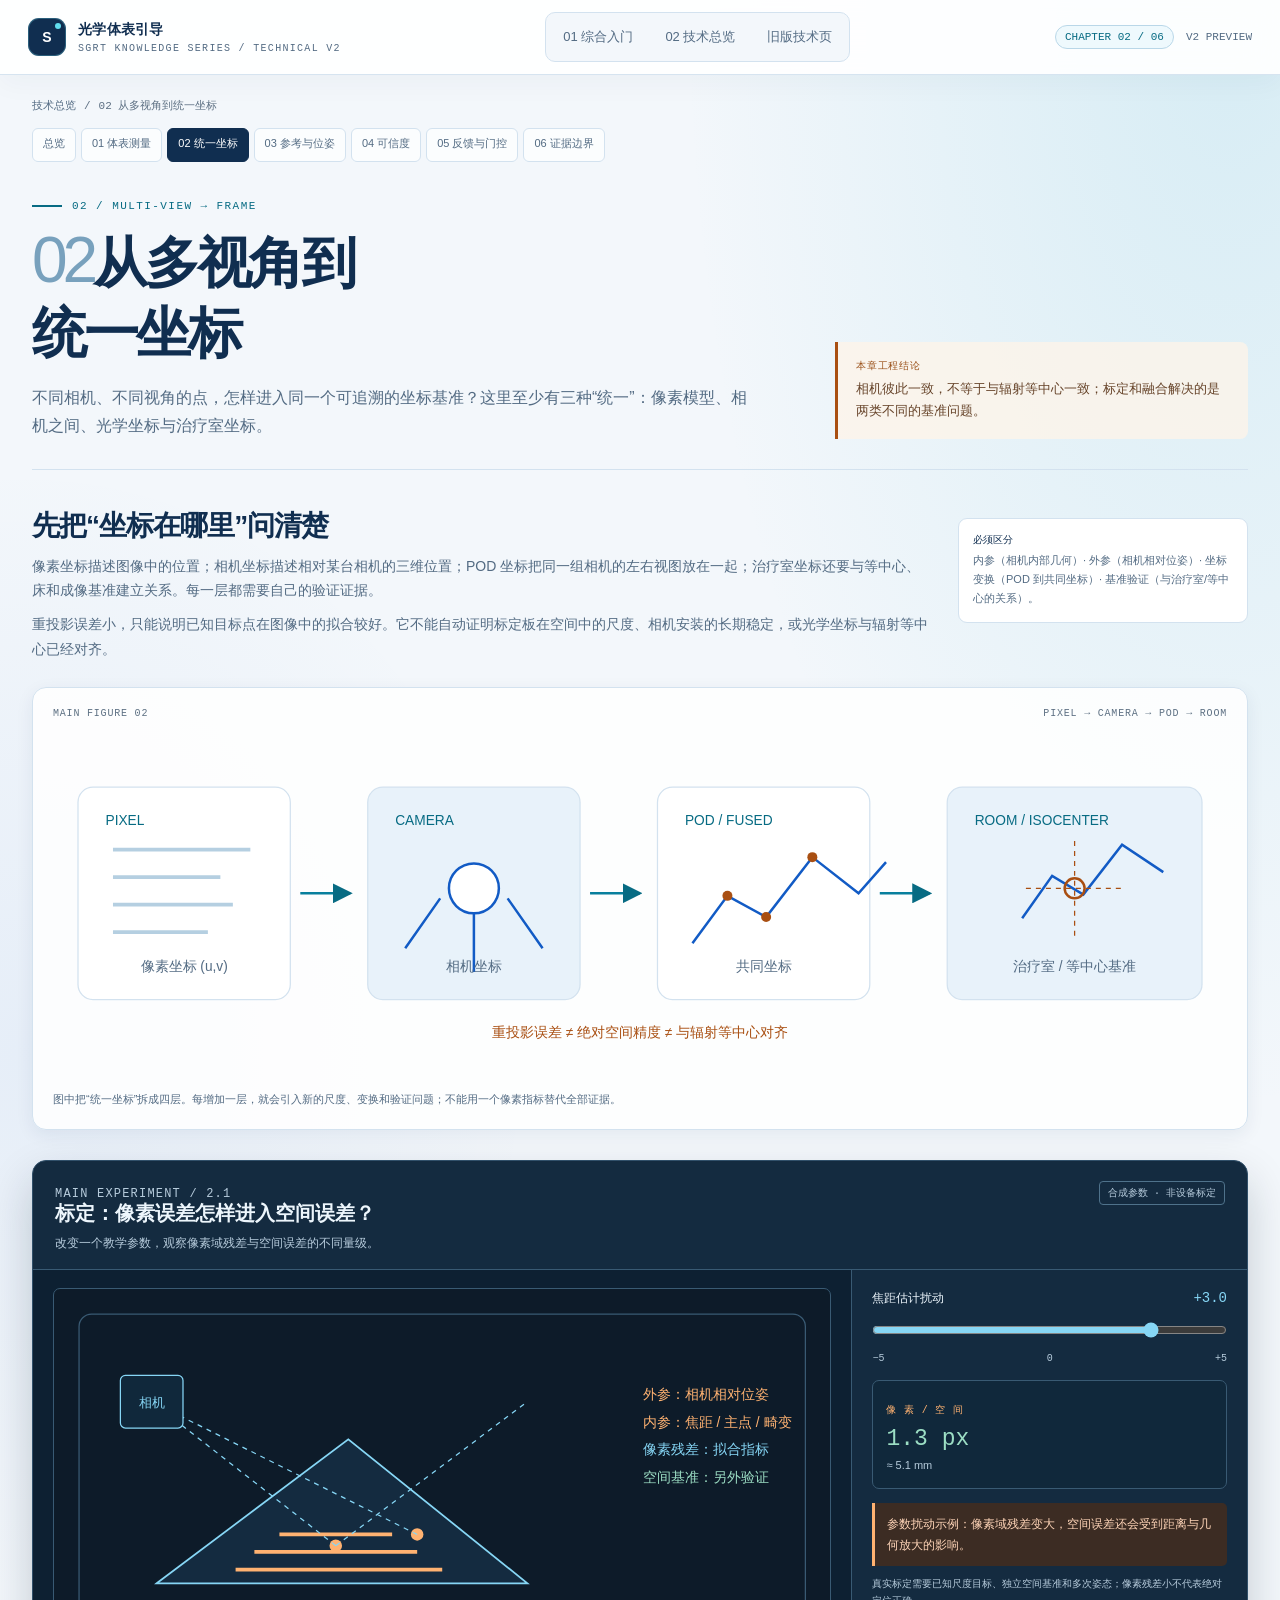
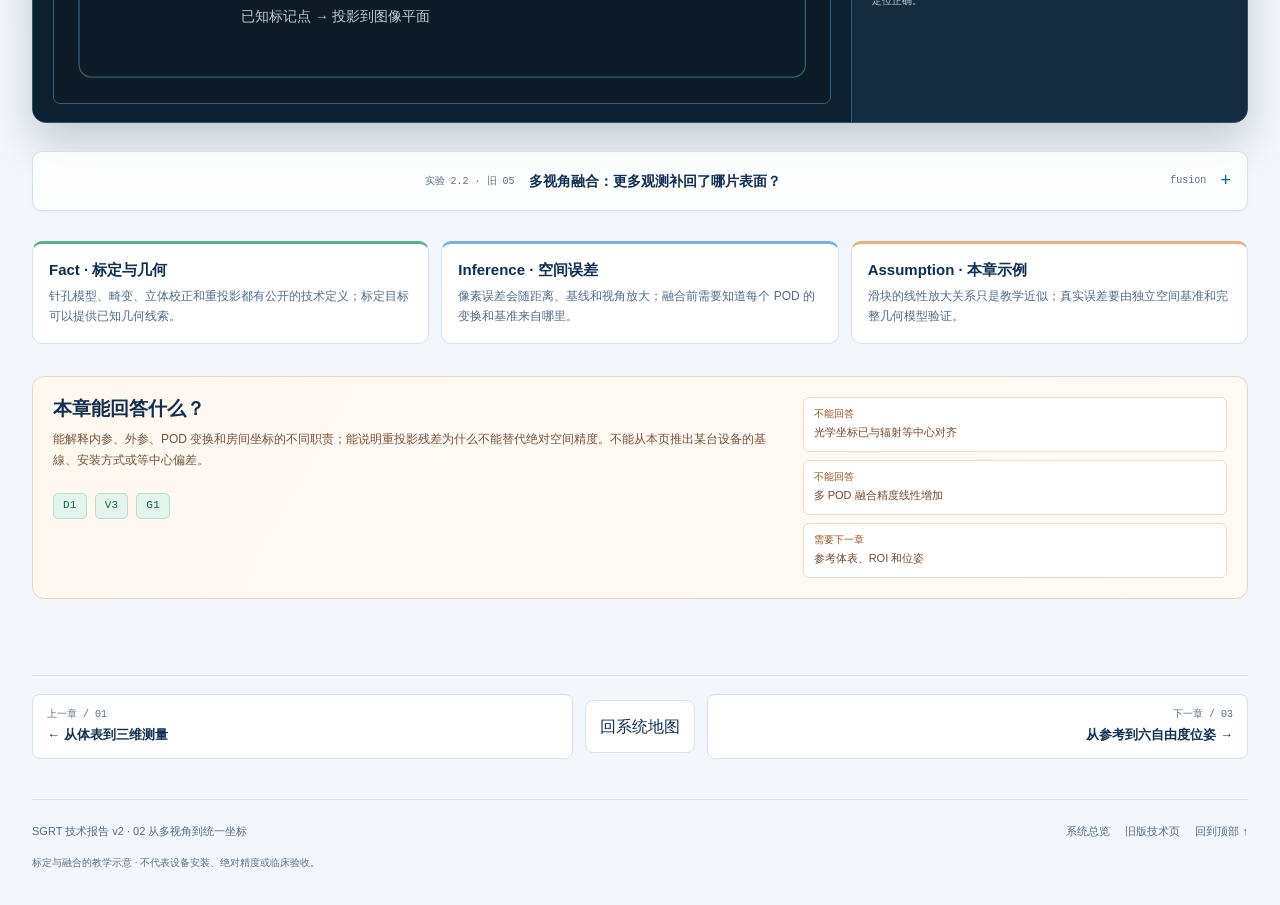
<file: outputs/sgrt-interactive-report/technical-v2/coordinates/index.html>
<!doctype html>
<html lang="zh-CN">
<head>
  <meta charset="utf-8">
  <meta name="viewport" content="width=device-width, initial-scale=1">
  <meta name="color-scheme" content="light">
  <meta name="theme-color" content="#f3f7fb">
  <meta name="description" content="SGRT 技术报告第二章：从多视角到统一坐标，理解相机标定、POD 变换、重投影误差和治疗室基准。">
  <title>02 从多视角到统一坐标 · SGRT 技术报告 v2</title>
  <link rel="icon" href="../../assets/favicon.svg" type="image/svg+xml">
  <link rel="stylesheet" href="../assets/report.css">
</head>
<body class="report-shell" data-page="coordinates">
  <a class="skip-link" href="#main">跳到正文</a>
  <header class="site-header">
    <a class="brand" href="../../index.html" aria-label="返回 SGRT 知识系列首页"><span class="brand-mark" aria-hidden="true">S</span><span>光学体表引导<span class="brand-caption">SGRT KNOWLEDGE SERIES / TECHNICAL V2</span></span></a>
    <nav class="header-nav" aria-label="专题切换"><a href="../../index.html">01 综合入门</a><a href="../index.html">02 技术总览</a><a href="../../technical/index.html">旧版技术页</a></nav>
    <div class="header-meta"><span class="preview-pill">CHAPTER 02 / 06</span><span>V2 PREVIEW</span></div>
  </header>

  <main id="main" class="site-main">
    <div class="breadcrumb"><a href="../index.html">技术总览</a><span>/</span><span>02 从多视角到统一坐标</span></div>
    <nav class="chapter-rail" aria-label="六章导航">
      <a href="../index.html">总览</a><a href="../surface/index.html">01 体表测量</a><a href="index.html" aria-current="page">02 统一坐标</a><a href="../pose/index.html">03 参考与位姿</a><a href="../validity/index.html">04 可信度</a><a href="../feedback/index.html">05 反馈与门控</a><a href="../evidence/index.html">06 证据边界</a>
    </nav>

    <section class="chapter-hero" aria-labelledby="page-title">
      <div>
        <p class="eyebrow">02 / MULTI-VIEW → FRAME</p>
        <h1 id="page-title"><span class="chapter-number">02</span>从多视角到<br>统一坐标</h1>
        <p class="chapter-question">不同相机、不同视角的点，怎样进入同一个可追溯的坐标基准？这里至少有三种“统一”：像素模型、相机之间、光学坐标与治疗室坐标。</p>
      </div>
      <aside class="chapter-conclusion"><strong>本章工程结论</strong>相机彼此一致，不等于与辐射等中心一致；标定和融合解决的是两类不同的基准问题。</aside>
    </section>

    <div class="chapter-content">
      <section class="chapter-intro" aria-labelledby="intro-title">
        <div>
          <h2 id="intro-title">先把“坐标在哪里”问清楚</h2>
          <p>像素坐标描述图像中的位置；相机坐标描述相对某台相机的三维位置；POD 坐标把同一组相机的左右视图放在一起；治疗室坐标还要与等中心、床和成像基准建立关系。每一层都需要自己的验证证据。</p>
          <p>重投影误差小，只能说明已知目标点在图像中的拟合较好。它不能自动证明标定板在空间中的尺度、相机安装的长期稳定，或光学坐标与辐射等中心已经对齐。</p>
        </div>
        <p class="intro-note"><b>必须区分</b>内参（相机内部几何）· 外参（相机相对位姿）· 坐标变换（POD 到共同坐标）· 基准验证（与治疗室/等中心的关系）。</p>
      </section>

      <figure class="main-figure">
        <div class="figure-head"><span>MAIN FIGURE 02</span><span>PIXEL → CAMERA → POD → ROOM</span></div>
        <svg viewBox="0 0 940 280" role="img" aria-labelledby="coordinates-figure-title coordinates-figure-desc">
          <title id="coordinates-figure-title">从像素坐标到治疗室坐标</title>
          <desc id="coordinates-figure-desc">图像像素先经过相机模型得到相机坐标，再通过 POD 变换进入共同坐标，最后通过独立基准与治疗室坐标对齐。</desc>
          <defs><marker id="coord-arrow" markerWidth="8" markerHeight="8" refX="7" refY="4" orient="auto"><path d="M0 0L8 4L0 8Z" fill="#076b83"/></marker></defs>
          <g font-size="11" fill="#536b83">
            <rect x="20" y="45" width="170" height="170" rx="12" fill="#fff" stroke="#d3e2ef"/>
            <text x="42" y="75" fill="#076b83" font-family="Consolas, monospace">PIXEL</text>
            <path d="M48 95h110M48 117h86M48 139h96M48 161h76" stroke="#b5cfe1" stroke-width="3"/>
            <text x="105" y="192" text-anchor="middle">像素坐标 (u,v)</text>
            <path d="M198 130H238" stroke="#087f9d" stroke-width="2" marker-end="url(#coord-arrow)"/>
            <rect x="252" y="45" width="170" height="170" rx="12" fill="#e8f2fa" stroke="#d3e2ef"/>
            <text x="274" y="75" fill="#076b83" font-family="Consolas, monospace">CAMERA</text>
            <circle cx="337" cy="126" r="20" fill="#fff" stroke="#125bc5" stroke-width="2"/>
            <path d="M337 146v47M310 134l-28 40M364 134l28 40" stroke="#125bc5" stroke-width="2"/>
            <text x="337" y="192" text-anchor="middle">相机坐标</text>
            <path d="M430 130H470" stroke="#087f9d" stroke-width="2" marker-end="url(#coord-arrow)"/>
            <rect x="484" y="45" width="170" height="170" rx="12" fill="#fff" stroke="#d3e2ef"/>
            <text x="506" y="75" fill="#076b83" font-family="Consolas, monospace">POD / FUSED</text>
            <path d="M512 170l28-38 31 17 37-48 37 29 22-25" fill="none" stroke="#125bc5" stroke-width="2"/>
            <circle cx="540" cy="132" r="4" fill="#a94f12"/><circle cx="571" cy="149" r="4" fill="#a94f12"/><circle cx="608" cy="101" r="4" fill="#a94f12"/>
            <text x="569" y="192" text-anchor="middle">共同坐标</text>
            <path d="M662 130H702" stroke="#087f9d" stroke-width="2" marker-end="url(#coord-arrow)"/>
            <rect x="716" y="45" width="204" height="170" rx="12" fill="#e8f2fa" stroke="#d3e2ef"/>
            <text x="738" y="75" fill="#076b83" font-family="Consolas, monospace">ROOM / ISOCENTER</text>
            <path d="M776 150l24-34 25 15 31-40 33 22" fill="none" stroke="#125bc5" stroke-width="2"/>
            <path d="M818 88v77M779 126h77" stroke="#a94f12" stroke-dasharray="4 4"/>
            <circle cx="818" cy="126" r="8" fill="none" stroke="#a94f12" stroke-width="2"/>
            <text x="818" y="192" text-anchor="middle">治疗室 / 等中心基准</text>
            <text x="470" y="245" text-anchor="middle" fill="#a94f12">重投影误差 ≠ 绝对空间精度 ≠ 与辐射等中心对齐</text>
          </g>
        </svg>
        <figcaption>图中把“统一坐标”拆成四层。每增加一层，就会引入新的尺度、变换和验证问题；不能用一个像素指标替代全部证据。</figcaption>
      </figure>

      <section class="lab" id="experiment-calibration" aria-labelledby="calibration-title">
        <div class="lab-head"><div><p class="lab-kicker">MAIN EXPERIMENT / 2.1</p><h3 id="calibration-title">标定：像素误差怎样进入空间误差？</h3><p>改变一个教学参数，观察像素域残差与空间误差的不同量级。</p></div><span class="lab-tag">合成参数 · 非设备标定</span></div>
        <div class="lab-body">
          <div class="lab-stage">
            <svg viewBox="0 0 620 330" role="img" aria-labelledby="calibration-scene-title calibration-scene-desc">
              <title id="calibration-scene-title">标定目标与相机几何的教学示意</title>
              <desc id="calibration-scene-desc">一个已知标记板位于相机前方，标记点从三维空间投影到图像平面；像素残差和空间尺度不是同一个量。</desc>
              <rect x="20" y="20" width="580" height="290" rx="10" fill="#0d1b29" stroke="#395a73"/>
              <path d="M82 235L235 120L378 235Z" fill="#142b40" stroke="#86d6f5" stroke-width="1.4"/>
              <path d="M160 210h130M180 196h90M145 224h165" stroke="#ffb271" stroke-width="3"/>
              <circle cx="225" cy="205" r="5" fill="#ffb271"/><circle cx="290" cy="196" r="5" fill="#ffb271"/>
              <path d="M225 205L78 90M290 196L78 90M225 205L378 90" stroke="#86d6f5" stroke-width="1" stroke-dasharray="4 4"/>
              <rect x="53" y="69" width="50" height="42" rx="4" fill="#10283b" stroke="#86d6f5"/>
              <text x="78" y="94" text-anchor="middle" fill="#86d6f5" font-size="10">相机</text>
              <text x="225" y="265" fill="#b7ccdc" font-size="11" text-anchor="middle">已知标记点 → 投影到图像平面</text>
              <text x="470" y="88" fill="#ffb271" font-size="11">外参：相机相对位姿</text>
              <text x="470" y="110" fill="#ffb271" font-size="11">内参：焦距 / 主点 / 畸变</text>
              <text x="470" y="132" fill="#86d6f5" font-size="11">像素残差：拟合指标</text>
              <text x="470" y="154" fill="#9cdec4" font-size="11">空间基准：另外验证</text>
            </svg>
          </div>
          <div class="lab-controls">
            <div class="control-row"><div class="control-title"><label for="calibration-error">焦距估计扰动</label><output id="calibration-error-value">+3.0</output></div><input id="calibration-error" type="range" min="-5" max="5" step="0.1" value="3"><div class="range-scale"><span>−5</span><span>0</span><span>+5</span></div></div>
            <div class="lab-readout"><b>像 素 / 空 间</b><strong id="calibration-residual">1.3 px</strong><span id="calibration-depth-error">≈ 5.1 mm · 教学放大值</span></div>
            <div class="state-box" id="calibration-state" role="status" aria-live="polite">参数扰动示例：像素域残差变大，空间误差还会受到距离与几何放大的影响。</div>
            <p class="control-note">真实标定需要已知尺度目标、独立空间基准和多次姿态；像素残差小不代表绝对定位正确。</p>
          </div>
        </div>
      </section>

      <details class="experiment-details" id="experiment-fusion">
        <summary><span>实验 2.2 · 旧 05</span> 多视角融合：更多观测补回了哪片表面？ <span>fusion</span></summary>
        <div class="details-body">
          <p>多组 POD 的价值首先是补充可见方向、缓解遮挡，而不是自动把精度乘三。下面用合成采样计数说明覆盖变化；重复观测不会重复计入可见点。</p>
          <div class="control-row"><div class="control-title"><span>启用 POD</span><span>点击切换</span></div><div class="lab-grid-2" style="margin-top:8px" role="group" aria-label="启用POD"><button class="lab-button" type="button" data-pod="1" aria-pressed="true">POD 1</button><button class="lab-button" type="button" data-pod="2" aria-pressed="true">POD 2</button><button class="lab-button" type="button" data-pod="3" aria-pressed="true">POD 3</button></div></div>
          <div class="lab-readout"><b>合 成 上 表 面 覆 盖</b><strong id="fusion-coverage">925 / 925</strong><div class="lab-meter"><span id="fusion-meter" style="width:100%"></span></div></div>
          <p id="fusion-state" role="status" aria-live="polite">合成上表面可见采样 100.0%；更多视角用于补覆盖，不自动等于更高精度。</p>
          <p class="control-note">本实验只采样面向相机的上半表面，床板遮住的背面不会被补成完整人体；多视角也不等于多源独立真值。</p>
        </div>
      </details>

      <section class="chapter-takeaways" aria-label="本章结论">
        <div class="takeaway-card fact"><h3>Fact · 标定与几何</h3><p>针孔模型、畸变、立体校正和重投影都有公开的技术定义；标定目标可以提供已知几何线索。</p></div>
        <div class="takeaway-card inference"><h3>Inference · 空间误差</h3><p>像素误差会随距离、基线和视角放大；融合前需要知道每个 POD 的变换和基准来自哪里。</p></div>
        <div class="takeaway-card assumption"><h3>Assumption · 本章示例</h3><p>滑块的线性放大关系只是教学近似；真实误差要由独立空间基准和完整几何模型验证。</p></div>
      </section>

      <section class="chapter-boundary" aria-labelledby="boundary-title">
        <div><h2 id="boundary-title">本章能回答什么？</h2><p>能解释内参、外参、POD 变换和房间坐标的不同职责；能说明重投影残差为什么不能替代绝对空间精度。不能从本页推出某台设备的基線、安装方式或等中心偏差。</p><div class="inline-tags"><span class="tag tag--fact">D1</span><span class="tag tag--fact">V3</span><span class="tag tag--fact">G1</span></div></div>
        <div class="boundary-list"><div><b>不能回答</b><span>光学坐标已与辐射等中心对齐</span></div><div><b>不能回答</b><span>多 POD 融合精度线性增加</span></div><div><b>需要下一章</b><span>参考体表、ROI 和位姿</span></div></div>
      </section>
    </div>

    <nav class="page-nav-bottom" aria-label="章节翻页">
      <a href="../surface/index.html" rel="prev"><small>上一章 / 01</small><strong>← 从体表到三维测量</strong></a>
      <a class="home-link" href="../index.html">回系统地图</a>
      <a href="../pose/index.html" rel="next"><small>下一章 / 03</small><strong>从参考到六自由度位姿 →</strong></a>
    </nav>
  </main>

  <footer class="site-footer"><div class="footer-row"><span>SGRT 技术报告 v2 · 02 从多视角到统一坐标</span><div class="footer-links"><a href="../index.html">系统总览</a><a href="../../technical/index.html">旧版技术页</a><a href="#main">回到顶部 ↑</a></div></div><p class="footer-fine">标定与融合的教学示意 · 不代表设备安装、绝对精度或临床验收。</p></footer>
  <script src="../assets/report-data.js"></script><script src="../assets/report.js" defer></script>
</body>
</html>
</file>
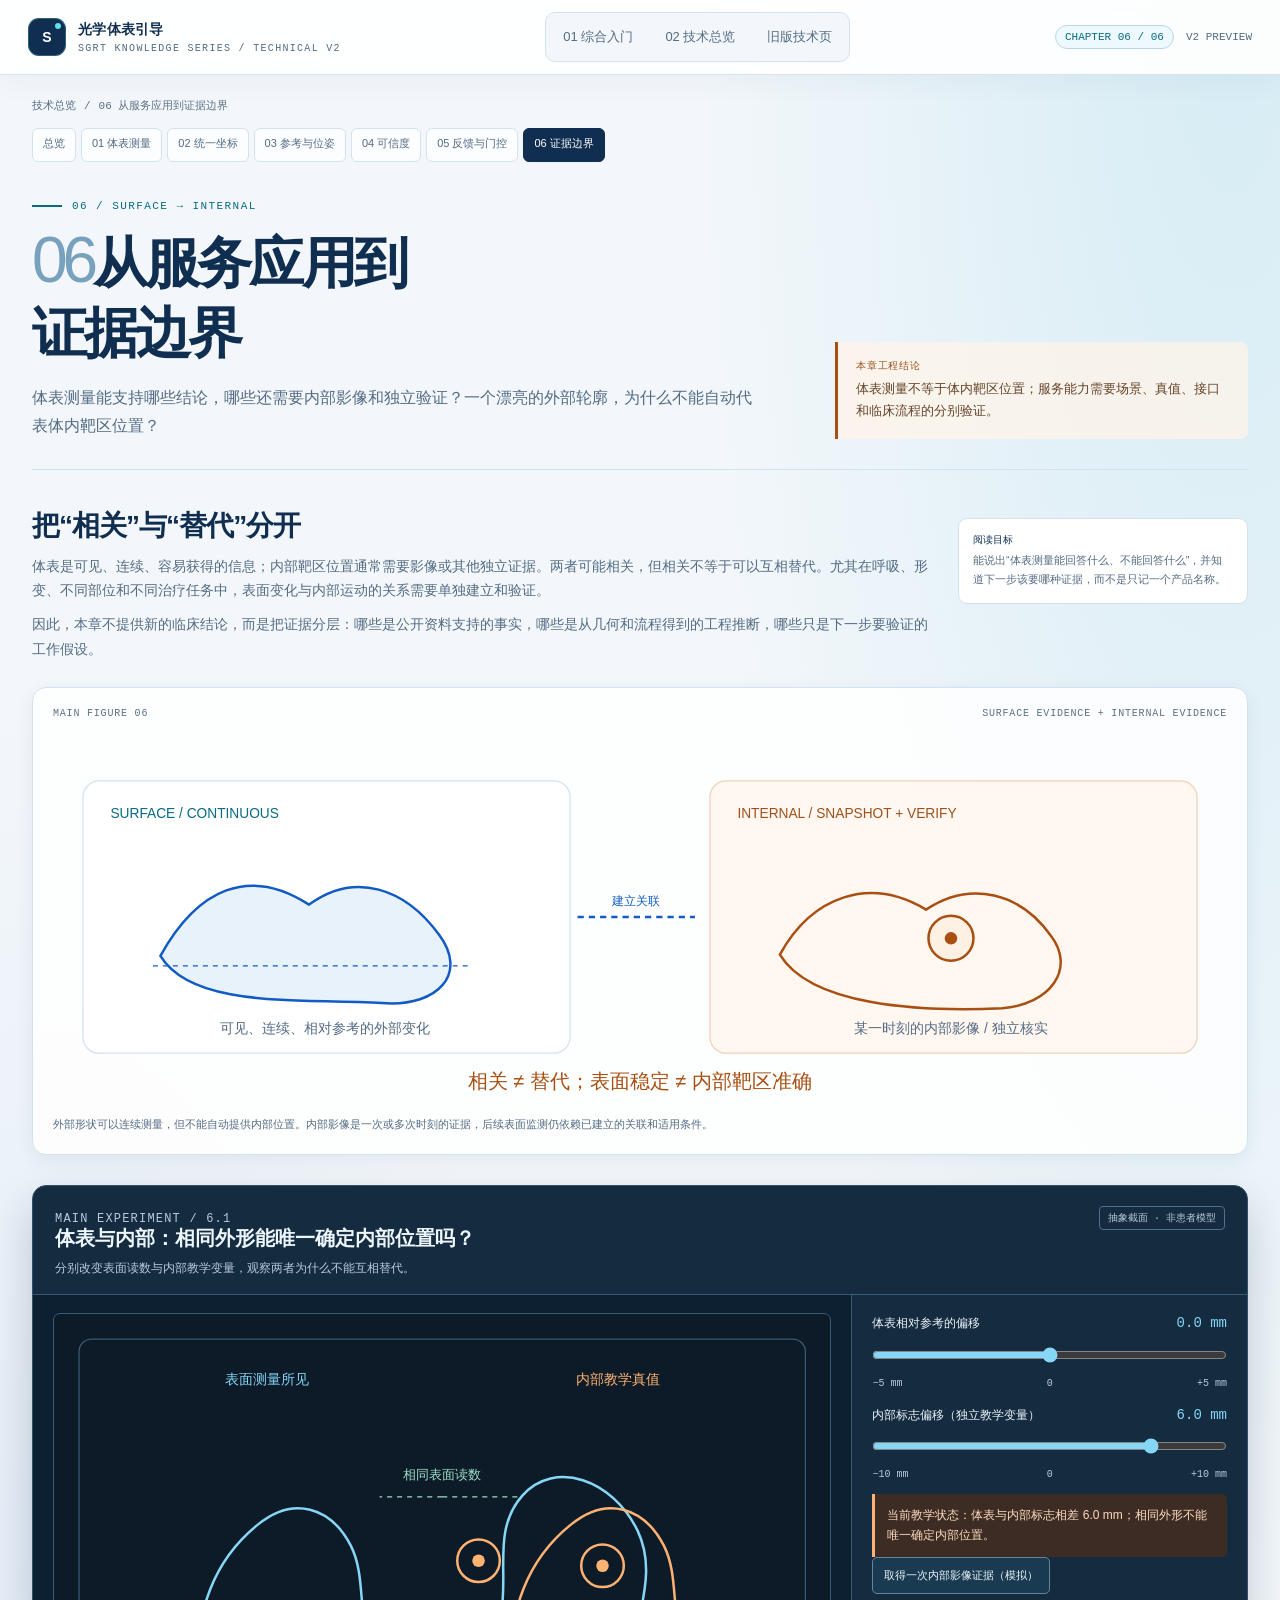
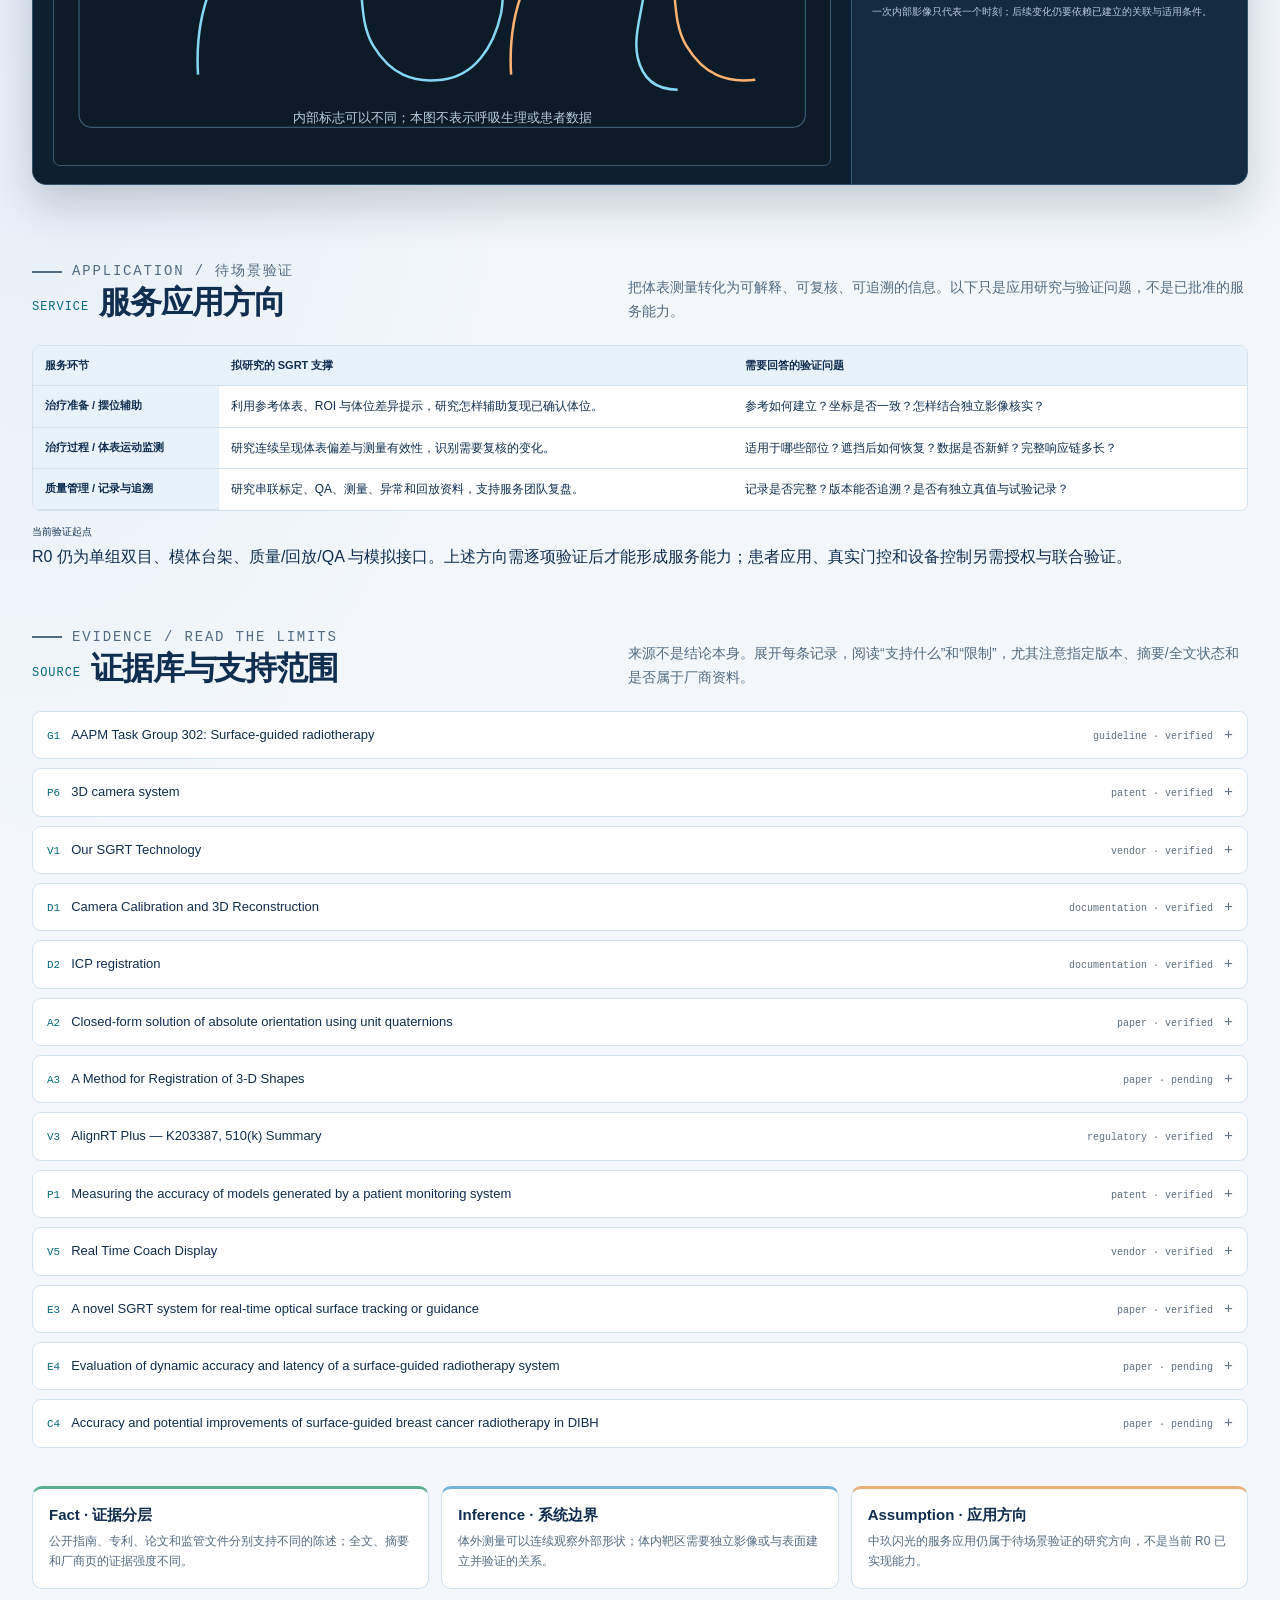
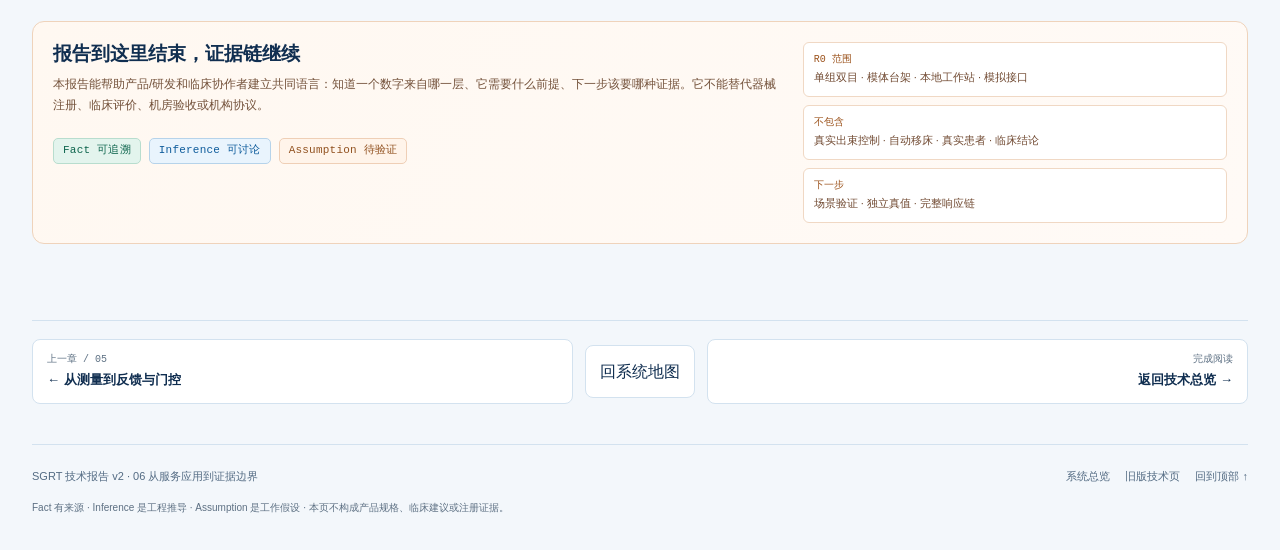
<file: outputs/sgrt-interactive-report/technical-v2/evidence/index.html>
<!doctype html>
<html lang="zh-CN">
<head>
  <meta charset="utf-8">
  <meta name="viewport" content="width=device-width, initial-scale=1">
  <meta name="color-scheme" content="light">
  <meta name="theme-color" content="#f3f7fb">
  <meta name="description" content="SGRT 技术报告第六章：从服务应用到证据边界，区分体表测量、内部影像、工程推断与 R0 范围。">
  <title>06 从服务应用到证据边界 · SGRT 技术报告 v2</title>
  <link rel="icon" href="../../assets/favicon.svg" type="image/svg+xml">
  <link rel="stylesheet" href="../assets/report.css">
</head>
<body class="report-shell" data-page="evidence">
  <a class="skip-link" href="#main">跳到正文</a>
  <header class="site-header">
    <a class="brand" href="../../index.html" aria-label="返回 SGRT 知识系列首页"><span class="brand-mark" aria-hidden="true">S</span><span>光学体表引导<span class="brand-caption">SGRT KNOWLEDGE SERIES / TECHNICAL V2</span></span></a>
    <nav class="header-nav" aria-label="专题切换"><a href="../../index.html">01 综合入门</a><a href="../index.html">02 技术总览</a><a href="../../technical/index.html">旧版技术页</a></nav>
    <div class="header-meta"><span class="preview-pill">CHAPTER 06 / 06</span><span>V2 PREVIEW</span></div>
  </header>

  <main id="main" class="site-main">
    <div class="breadcrumb"><a href="../index.html">技术总览</a><span>/</span><span>06 从服务应用到证据边界</span></div>
    <nav class="chapter-rail" aria-label="六章导航">
      <a href="../index.html">总览</a><a href="../surface/index.html">01 体表测量</a><a href="../coordinates/index.html">02 统一坐标</a><a href="../pose/index.html">03 参考与位姿</a><a href="../validity/index.html">04 可信度</a><a href="../feedback/index.html">05 反馈与门控</a><a href="index.html" aria-current="page">06 证据边界</a>
    </nav>

    <section class="chapter-hero" aria-labelledby="page-title">
      <div>
        <p class="eyebrow">06 / SURFACE → INTERNAL</p>
        <h1 id="page-title"><span class="chapter-number">06</span>从服务应用到<br>证据边界</h1>
        <p class="chapter-question">体表测量能支持哪些结论，哪些还需要内部影像和独立验证？一个漂亮的外部轮廓，为什么不能自动代表体内靶区位置？</p>
      </div>
      <aside class="chapter-conclusion"><strong>本章工程结论</strong>体表测量不等于体内靶区位置；服务能力需要场景、真值、接口和临床流程的分别验证。</aside>
    </section>

    <div class="chapter-content">
      <section class="chapter-intro" aria-labelledby="intro-title">
        <div>
          <h2 id="intro-title">把“相关”与“替代”分开</h2>
          <p>体表是可见、连续、容易获得的信息；内部靶区位置通常需要影像或其他独立证据。两者可能相关，但相关不等于可以互相替代。尤其在呼吸、形变、不同部位和不同治疗任务中，表面变化与内部运动的关系需要单独建立和验证。</p>
          <p>因此，本章不提供新的临床结论，而是把证据分层：哪些是公开资料支持的事实，哪些是从几何和流程得到的工程推断，哪些只是下一步要验证的工作假设。</p>
        </div>
        <p class="intro-note"><b>阅读目标</b>能说出“体表测量能回答什么、不能回答什么”，并知道下一步该要哪种证据，而不是只记一个产品名称。</p>
      </section>

      <figure class="main-figure">
        <div class="figure-head"><span>MAIN FIGURE 06</span><span>SURFACE EVIDENCE + INTERNAL EVIDENCE</span></div>
        <svg viewBox="0 0 940 300" role="img" aria-labelledby="evidence-figure-title evidence-figure-desc">
          <title id="evidence-figure-title">体表证据与内部证据的关系</title>
          <desc id="evidence-figure-desc">表面测量可以连续观察外部形状；内部影像在特定时刻提供内部位置证据。两类证据需要通过独立的临床流程建立关联，不能直接替换。</desc>
          <g>
            <rect x="24" y="40" width="390" height="218" rx="13" fill="#fff" stroke="#d3e2ef"/>
            <text x="46" y="70" fill="#076b83" font-size="11" font-family="Consolas, monospace">SURFACE / CONTINUOUS</text>
            <path d="M86 180C116 126 157 108 205 139C242 112 282 126 309 163C333 195 307 220 267 218C202 214 112 223 86 180Z" fill="#e8f2fa" stroke="#125bc5" stroke-width="2"/>
            <path d="M80 188H335" stroke="#125bc5" stroke-dasharray="4 4"/>
            <text x="218" y="242" text-anchor="middle" fill="#536b83" font-size="11">可见、连续、相对参考的外部变化</text>
            <rect x="526" y="40" width="390" height="218" rx="13" fill="#fff7f0" stroke="#efd3bb"/>
            <text x="548" y="70" fill="#9c521d" font-size="11" font-family="Consolas, monospace">INTERNAL / SNAPSHOT + VERIFY</text>
            <path d="M582 179C608 132 654 116 699 143C735 119 775 130 799 164C819 190 799 219 760 222C693 225 607 220 582 179Z" fill="none" stroke="#a94f12" stroke-width="2"/>
            <circle cx="719" cy="166" r="18" fill="#fff0e4" stroke="#a94f12" stroke-width="2"/>
            <circle cx="719" cy="166" r="5" fill="#a94f12"/>
            <text x="719" y="242" text-anchor="middle" fill="#536b83" font-size="11">某一时刻的内部影像 / 独立核实</text>
            <path d="M420 149H514" stroke="#125bc5" stroke-width="2" stroke-dasharray="5 4"/>
            <text x="467" y="139" text-anchor="middle" fill="#125bc5" font-size="10">建立关联</text>
            <text x="470" y="286" text-anchor="middle" fill="#a94f12">相关 ≠ 替代；表面稳定 ≠ 内部靶区准确</text>
          </g>
        </svg>
        <figcaption>外部形状可以连续测量，但不能自动提供内部位置。内部影像是一次或多次时刻的证据，后续表面监测仍依赖已建立的关联和适用条件。</figcaption>
      </figure>

      <section class="lab" id="experiment-surface-internal" aria-labelledby="internal-title">
        <div class="lab-head"><div><p class="lab-kicker">MAIN EXPERIMENT / 6.1</p><h3 id="internal-title">体表与内部：相同外形能唯一确定内部位置吗？</h3><p>分别改变表面读数与内部教学变量，观察两者为什么不能互相替代。</p></div><span class="lab-tag">抽象截面 · 非患者模型</span></div>
        <div class="lab-body">
          <div class="lab-stage">
            <svg viewBox="0 0 620 360" role="img" aria-labelledby="internal-scene-title internal-scene-desc">
              <title id="internal-scene-title">相同外部轮廓下的内部状态</title>
              <desc id="internal-scene-desc">左右两边显示表面测量与内部教学标志；表面读数可以相同，而内部标志处于不同位置。</desc>
              <rect x="20" y="20" width="580" height="310" rx="10" fill="#0d1b29" stroke="#395a73"/>
              <text x="170" y="56" text-anchor="middle" fill="#86d6f5" font-size="11">表面测量所见</text>
              <text x="450" y="56" text-anchor="middle" fill="#ffb271" font-size="11">内部教学真值</text>
              <path d="M115 288C112 238 128 196 163 168C191 145 221 154 237 185C250 211 241 242 255 265C269 288 287 295 310 292C335 289 351 267 357 239C363 207 350 172 374 145C400 116 446 132 466 173C484 211 460 246 466 274C470 292 481 300 498 300" fill="none" stroke="#86d6f5" stroke-width="2"/>
              <path d="M365 288C362 238 378 196 413 168C441 145 471 154 487 185C500 211 491 242 505 265C519 288 537 295 560 292" fill="none" stroke="#ffb271" stroke-width="2"/>
              <circle cx="339" cy="197" r="17" fill="none" stroke="#ffb271" stroke-width="2"/><circle cx="339" cy="197" r="5" fill="#ffb271"/>
              <circle cx="438" cy="201" r="17" fill="none" stroke="#ffb271" stroke-width="2"/><circle cx="438" cy="201" r="5" fill="#ffb271"/>
              <path d="M310 146H260M310 146H370" stroke="#9cdec4" stroke-dasharray="4 4"/>
              <text x="310" y="132" text-anchor="middle" fill="#9cdec4" font-size="10">相同表面读数</text>
              <text x="310" y="326" text-anchor="middle" fill="#b7ccdc" font-size="10">内部标志可以不同；本图不表示呼吸生理或患者数据</text>
            </svg>
          </div>
          <div class="lab-controls">
            <div class="control-row"><div class="control-title"><label for="surface-shift">体表相对参考的偏移</label><output id="surface-shift-value">0.0 mm</output></div><input id="surface-shift" type="range" min="-5" max="5" step=".5" value="0"><div class="range-scale"><span>−5 mm</span><span>0</span><span>+5 mm</span></div></div>
            <div class="control-row"><div class="control-title"><label for="internal-shift">内部标志偏移（独立教学变量）</label><output id="internal-shift-value">6.0 mm</output></div><input id="internal-shift" type="range" min="-10" max="10" step=".5" value="6"><div class="range-scale"><span>−10 mm</span><span>0</span><span>+10 mm</span></div></div>
            <div class="state-box" id="internal-state" role="status" aria-live="polite">当前教学状态：体表与内部标志相差 6.0 mm；相同外形不能唯一确定内部位置。</div>
            <button class="lab-button" id="internal-verify" type="button">取得一次内部影像证据（模拟）</button>
            <p class="control-note" id="internal-verification">一次内部影像只代表一个时刻；后续变化仍要依赖已建立的关联与适用条件。</p>
          </div>
        </div>
      </section>

      <section class="section-block" id="service-application" aria-labelledby="service-title">
        <div class="section-heading">
          <div><p class="eyebrow">APPLICATION / 待场景验证</p><h2 id="service-title"><span class="section-number">SERVICE</span>服务应用方向</h2></div>
          <p>把体表测量转化为可解释、可复核、可追溯的信息。以下只是应用研究与验证问题，不是已批准的服务能力。</p>
        </div>
        <div class="data-table-wrap">
          <table>
            <thead><tr><th>服务环节</th><th>拟研究的 SGRT 支撑</th><th>需要回答的验证问题</th></tr></thead>
            <tbody>
              <tr><th scope="row">治疗准备 / 摆位辅助</th><td>利用参考体表、ROI 与体位差异提示，研究怎样辅助复现已确认体位。</td><td>参考如何建立？坐标是否一致？怎样结合独立影像核实？</td></tr>
              <tr><th scope="row">治疗过程 / 体表运动监测</th><td>研究连续呈现体表偏差与测量有效性，识别需要复核的变化。</td><td>适用于哪些部位？遮挡后如何恢复？数据是否新鲜？完整响应链多长？</td></tr>
              <tr><th scope="row">质量管理 / 记录与追溯</th><td>研究串联标定、QA、测量、异常和回放资料，支持服务团队复盘。</td><td>记录是否完整？版本能否追溯？是否有独立真值与试验记录？</td></tr>
            </tbody>
          </table>
        </div>
        <p class="intro-note" style="margin-top:14px"><b>当前验证起点</b>R0 仍为单组双目、模体台架、质量/回放/QA 与模拟接口。上述方向需逐项验证后才能形成服务能力；患者应用、真实门控和设备控制另需授权与联合验证。</p>
      </section>

      <section class="section-block" id="evidence-library" aria-labelledby="library-title">
        <div class="section-heading">
          <div><p class="eyebrow">EVIDENCE / READ THE LIMITS</p><h2 id="library-title"><span class="section-number">SOURCE</span>证据库与支持范围</h2></div>
          <p>来源不是结论本身。展开每条记录，阅读“支持什么”和“限制”，尤其注意指定版本、摘要/全文状态和是否属于厂商资料。</p>
        </div>
        <div class="evidence-list">
          <details class="evidence-item"><summary><b>G1</b> AAPM Task Group 302: Surface-guided radiotherapy <em>guideline · verified</em></summary><div class="evidence-body"><p><b>定位：</b>Al-Hallaq HA 等 · 2022 · PMC 开放全文。</p><p><b>支持什么：</b>系统 QA、ROI、遮挡、参考和任务相关延迟的框架。</p><p><b>限制：</b>专业指南，不是单一设备的独立对照试验；商业关系见原文。</p><a href="https://pmc.ncbi.nlm.nih.gov/articles/PMC9314008/" target="_blank" rel="noopener">打开原始来源 ↗</a></div></details>
          <details class="evidence-item"><summary><b>P6</b> 3D camera system <em>patent · verified</em></summary><div class="evidence-body"><p><b>定位：</b>Hanson P; Hale G / Vision RT · US20150062303A1。</p><p><b>支持什么：</b>随机纹理、局部图像块、温度稳定等公开实施例。</p><p><b>限制：</b>专利实施例不等于当前产品配置或固定窗口大小。</p><a href="https://patents.google.com/patent/US20150062303A1/en" target="_blank" rel="noopener">打开原始来源 ↗</a></div></details>
          <details class="evidence-item"><summary><b>V1</b> Our SGRT Technology <em>vendor · verified</em></summary><div class="evidence-body"><p><b>定位：</b>Vision RT 官方技术页 · 2026-11-08 核对。</p><p><b>支持什么：</b>Active stereo、散斑投影和三角测量的公开机制。</p><p><b>限制：</b>厂商公开资料，不公开完整算法，也不是独立性能试验。</p><a href="https://visionrt.com/our-technology/" target="_blank" rel="noopener">打开原始来源 ↗</a></div></details>
          <details class="evidence-item"><summary><b>D1</b> Camera Calibration and 3D Reconstruction <em>documentation · verified</em></summary><div class="evidence-body"><p><b>定位：</b>OpenCV 4.13.0 官方文档。</p><p><b>支持什么：</b>针孔模型、畸变、立体校正和重投影。</p><p><b>限制：</b>通用方法文档，不能证明 AlignRT 调用 OpenCV 或采用某个实现。</p><a href="https://docs.opencv.org/4.13.0/d9/d0c/group__calib3d.html" target="_blank" rel="noopener">打开原始来源 ↗</a></div></details>
          <details class="evidence-item"><summary><b>D2</b> ICP registration <em>documentation · verified</em></summary><div class="evidence-body"><p><b>定位：</b>Open3D 0.19.0 官方教程。</p><p><b>支持什么：</b>对应更新、刚性目标函数和内点 RMSE 语义。</p><p><b>限制：</b>通用教程，不是 AlignRT 配准算法或临床验证。</p><a href="https://www.open3d.org/docs/release/tutorial/pipelines/icp_registration.html" target="_blank" rel="noopener">打开原始来源 ↗</a></div></details>
          <details class="evidence-item"><summary><b>A2</b> Closed-form solution of absolute orientation using unit quaternions <em>paper · verified</em></summary><div class="evidence-body"><p><b>定位：</b>Horn BKP · 1987 · JOSA A 4:629–642。</p><p><b>支持什么：</b>已知对应点的绝对定向与刚体最小二乘求解。</p><p><b>限制：</b>算法原始论文不是 SGRT 产品验证；本报告只用固定尺度刚性问题。</p><a href="https://people.csail.mit.edu/bkph/papers/Absolute_Orientation_Scanned.pdf" target="_blank" rel="noopener">打开原始来源 ↗</a></div></details>
          <details class="evidence-item"><summary><b>A3</b> A Method for Registration of 3-D Shapes <em>paper · pending</em></summary><div class="evidence-body"><p><b>定位：</b>Besl PJ; McKay ND · 1992 · IEEE TPAMI 14(2):239–256。</p><p><b>支持什么：</b>ICP 类方法的经典出处与交替对应/变换步骤。</p><p><b>限制：</b>本轮出版社全文入口受限；不能写成 AlignRT 使用原版 ICP。</p><a href="https://doi.org/10.1109/34.121791" target="_blank" rel="noopener">打开原始来源 ↗</a></div></details>
          <details class="evidence-item"><summary><b>V3</b> AlignRT Plus — K203387, 510(k) Summary <em>regulatory · verified</em></summary><div class="evidence-body"><p><b>定位：</b>Vision RT / U.S. FDA · 2021-03-04。</p><p><b>支持什么：</b>特定版本的工作站和一至三组 3D 相机单元描述。</p><p><b>限制：</b>指定版本描述，不代表任意型号都固定三组，也不证明本项目性能或合规。</p><a href="https://www.accessdata.fda.gov/cdrh_docs/pdf20/K203387.pdf" target="_blank" rel="noopener">打开原始来源 ↗</a></div></details>
          <details class="evidence-item"><summary><b>P1</b> Measuring the accuracy of models generated by a patient monitoring system <em>patent · verified</em></summary><div class="evidence-body"><p><b>定位：</b>Vision RT · WO2019030512A1。</p><p><b>支持什么：</b>已知模型渲染、重建和比较的 QA 实施例。</p><p><b>限制：</b>公开专利文本不等于当前产品操作流程或独立试验。</p><a href="https://patents.google.com/patent/WO2019030512A1/en" target="_blank" rel="noopener">打开原始来源 ↗</a></div></details>
          <details class="evidence-item"><summary><b>V5</b> Real Time Coach Display <em>vendor · verified</em></summary><div class="evidence-body"><p><b>定位：</b>Vision RT 官方产品页 · 2026-11-08 核对。</p><p><b>支持什么：</b>患者视野内的呼吸与体位反馈功能描述。</p><p><b>限制：</b>未披露本演示全部阈值、白带和颜色规则；不是独立性能证据。</p><a href="https://visionrt.com/our-solutions/real-time-coach-display/" target="_blank" rel="noopener">打开原始来源 ↗</a></div></details>
          <details class="evidence-item"><summary><b>E3</b> A novel SGRT system for real-time optical surface tracking or guidance <em>paper · verified</em></summary><div class="evidence-body"><p><b>定位：</b>Liu X 等 · 2025 · PMC 开放全文。</p><p><b>支持什么：</b>不同帧率与日志滞后、节奏拟合等动态评价线索。</p><p><b>限制：</b>跨设备研究，不能移作 AlignRT 性能；同步方法有限。</p><a href="https://pmc.ncbi.nlm.nih.gov/articles/PMC12256682/" target="_blank" rel="noopener">打开原始来源 ↗</a></div></details>
          <details class="evidence-item"><summary><b>E4</b> Evaluation of dynamic accuracy and latency of a surface-guided radiotherapy system <em>paper · pending</em></summary><div class="evidence-body"><p><b>定位：</b>Yamauchi R; Tomita F · 2025 · PubMed 摘要。</p><p><b>支持什么：</b>TrueBeam + AlignRT 组合中 beam-on 时延与 ROI 影响的线索。</p><p><b>限制：</b>仅核对摘要，未取得全文；指定设备组合。</p><a href="https://pubmed.ncbi.nlm.nih.gov/39609349/" target="_blank" rel="noopener">打开原始来源 ↗</a></div></details>
          <details class="evidence-item"><summary><b>C4</b> Accuracy and potential improvements of surface-guided breast cancer radiotherapy in DIBH <em>paper · pending</em></summary><div class="evidence-body"><p><b>定位：</b>Nankali S 等 · 2022 · PubMed 摘要。</p><p><b>支持什么：</b>表面与内部影像相关性和偏移并存的临床研究线索。</p><p><b>限制：</b>胸壁不等同所有内部靶区；摘要未覆盖全文。</p><a href="https://pubmed.ncbi.nlm.nih.gov/36084626/" target="_blank" rel="noopener">打开原始来源 ↗</a></div></details>
        </div>
      </section>

      <section class="chapter-takeaways" aria-label="本章结论">
        <div class="takeaway-card fact"><h3>Fact · 证据分层</h3><p>公开指南、专利、论文和监管文件分别支持不同的陈述；全文、摘要和厂商页的证据强度不同。</p></div>
        <div class="takeaway-card inference"><h3>Inference · 系统边界</h3><p>体外测量可以连续观察外部形状；体内靶区需要独立影像或与表面建立并验证的关系。</p></div>
        <div class="takeaway-card assumption"><h3>Assumption · 应用方向</h3><p>中玖闪光的服务应用仍属于待场景验证的研究方向，不是当前 R0 已实现能力。</p></div>
      </section>

      <section class="chapter-boundary" aria-labelledby="boundary-title">
        <div><h2 id="boundary-title">报告到这里结束，证据链继续</h2><p>本报告能帮助产品/研发和临床协作者建立共同语言：知道一个数字来自哪一层、它需要什么前提、下一步该要哪种证据。它不能替代器械注册、临床评价、机房验收或机构协议。</p><div class="inline-tags"><span class="tag tag--fact">Fact 可追溯</span><span class="tag tag--inference">Inference 可讨论</span><span class="tag tag--assumption">Assumption 待验证</span></div></div>
        <div class="boundary-list"><div><b>R0 范围</b><span>单组双目 · 模体台架 · 本地工作站 · 模拟接口</span></div><div><b>不包含</b><span>真实出束控制 · 自动移床 · 真实患者 · 临床结论</span></div><div><b>下一步</b><span>场景验证 · 独立真值 · 完整响应链</span></div></div>
      </section>
    </div>

    <nav class="page-nav-bottom" aria-label="章节翻页">
      <a href="../feedback/index.html" rel="prev"><small>上一章 / 05</small><strong>← 从测量到反馈与门控</strong></a>
      <a class="home-link" href="../index.html">回系统地图</a>
      <a href="../index.html" rel="next"><small>完成阅读</small><strong>返回技术总览 →</strong></a>
    </nav>
  </main>

  <footer class="site-footer"><div class="footer-row"><span>SGRT 技术报告 v2 · 06 从服务应用到证据边界</span><div class="footer-links"><a href="../index.html">系统总览</a><a href="../../technical/index.html">旧版技术页</a><a href="#main">回到顶部 ↑</a></div></div><p class="footer-fine">Fact 有来源 · Inference 是工程推导 · Assumption 是工作假设 · 本页不构成产品规格、临床建议或注册证据。</p></footer>
  <script src="../assets/report-data.js"></script><script src="../assets/report.js" defer></script>
</body>
</html>
</file>
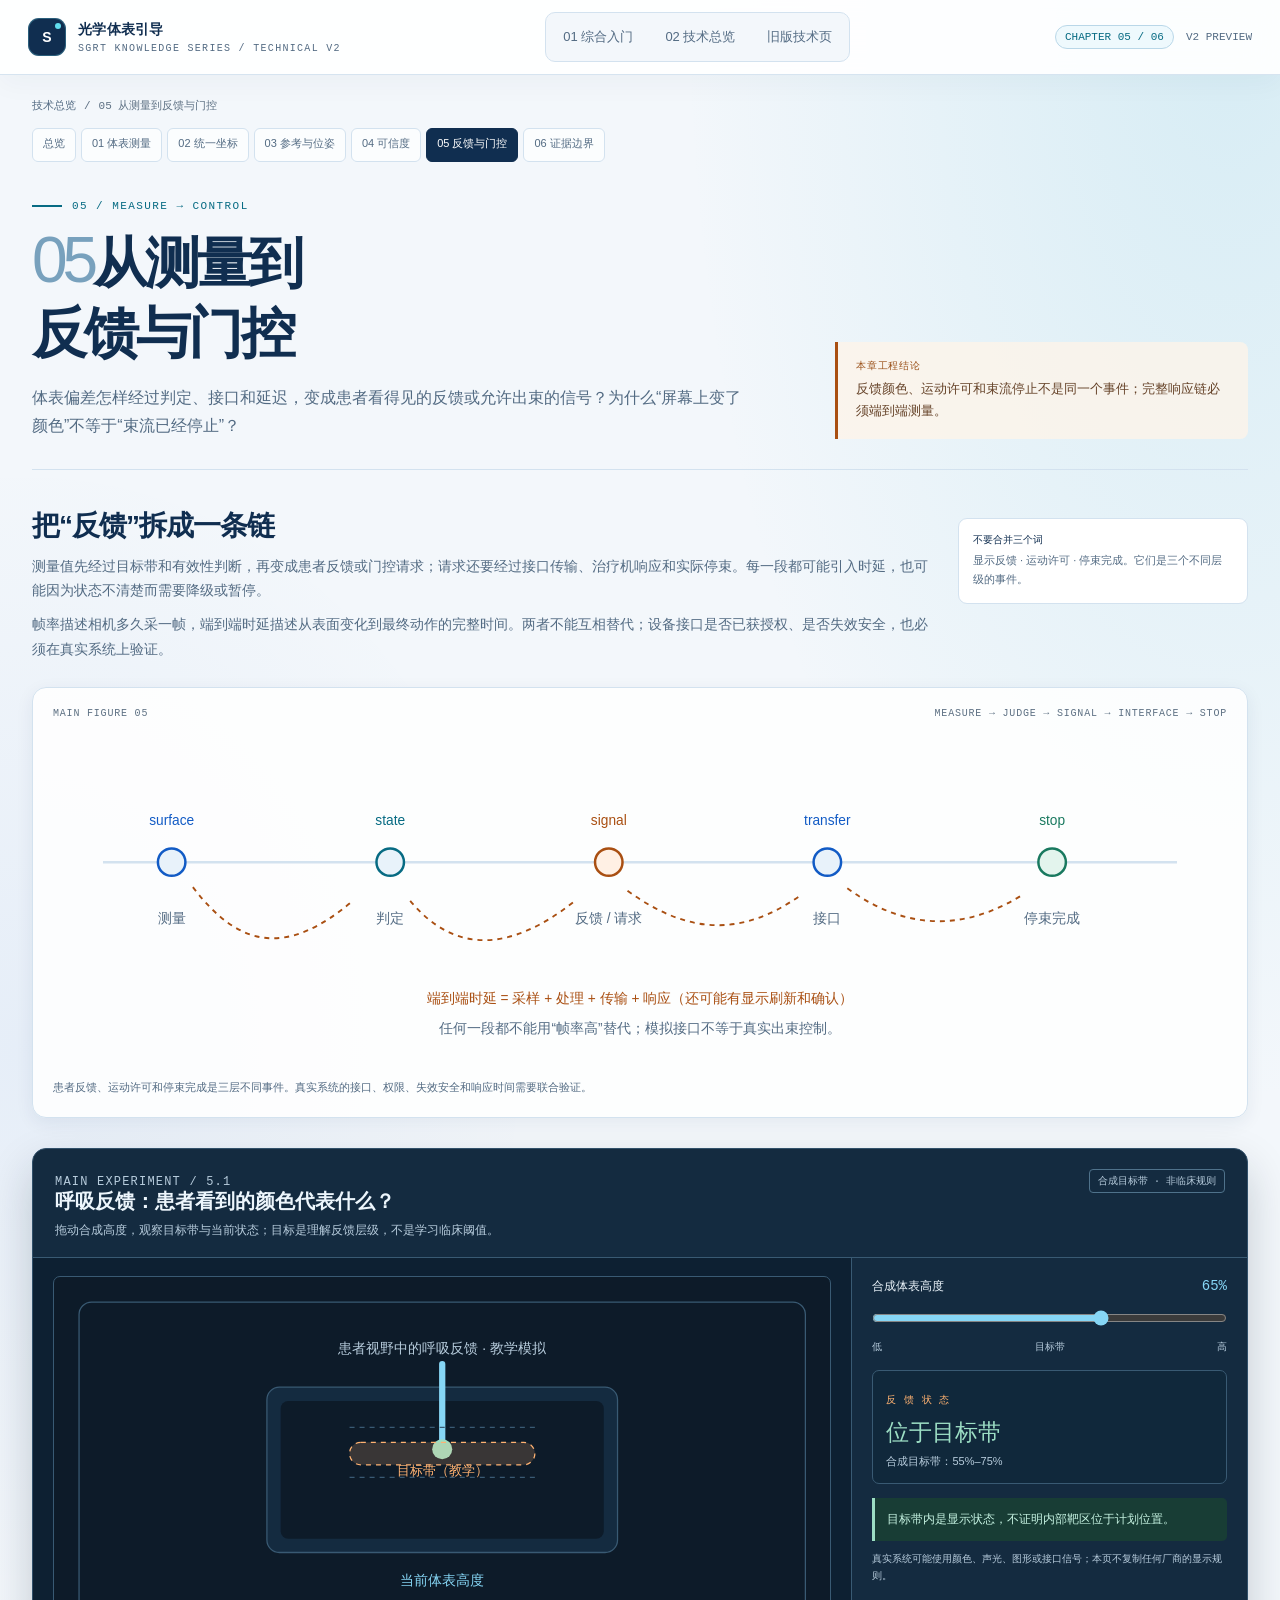
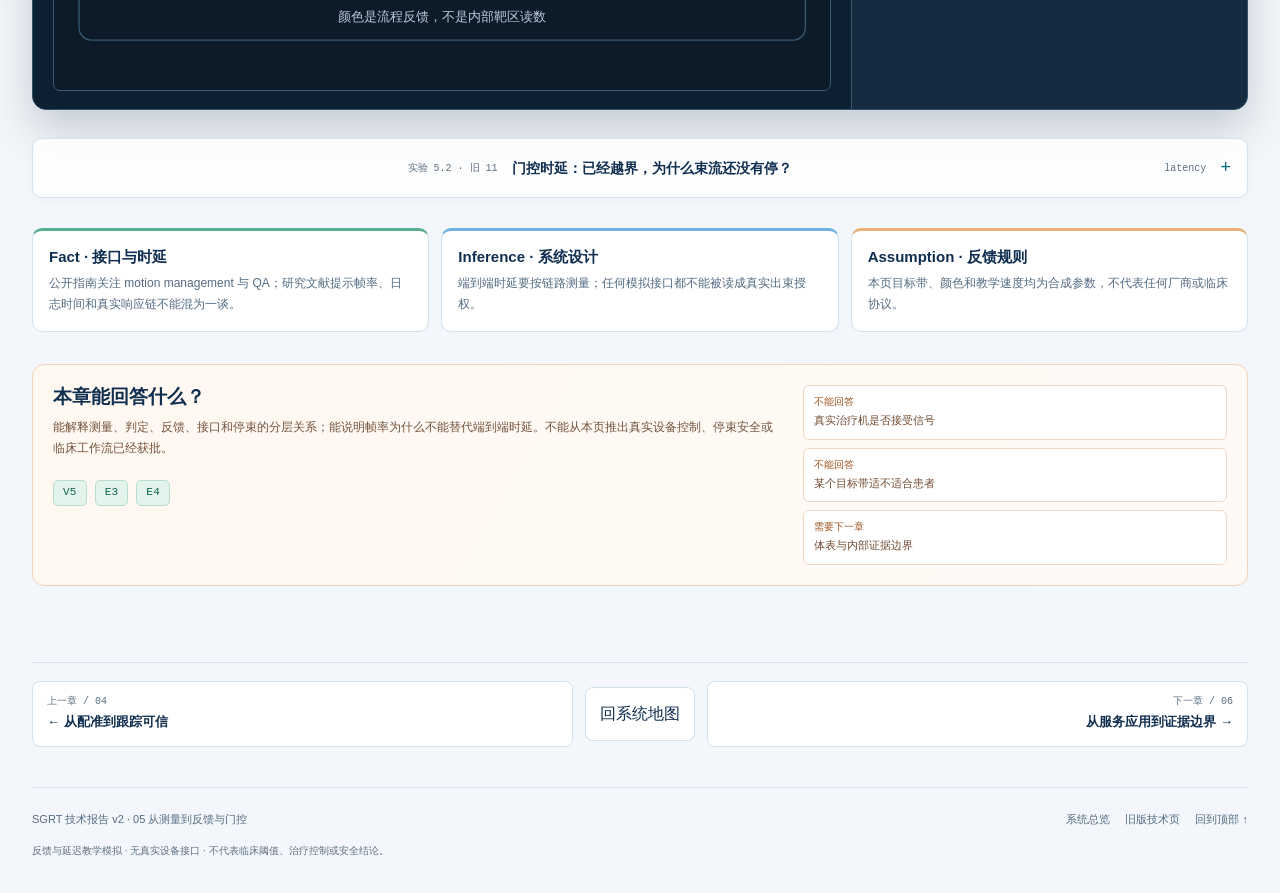
<file: outputs/sgrt-interactive-report/technical-v2/feedback/index.html>
<!doctype html>
<html lang="zh-CN">
<head>
  <meta charset="utf-8">
  <meta name="viewport" content="width=device-width, initial-scale=1">
  <meta name="color-scheme" content="light">
  <meta name="theme-color" content="#f3f7fb">
  <meta name="description" content="SGRT 技术报告第五章：从测量到反馈与门控，理解呼吸反馈、判定、接口和端到端时延。">
  <title>05 从测量到反馈与门控 · SGRT 技术报告 v2</title>
  <link rel="icon" href="../../assets/favicon.svg" type="image/svg+xml">
  <link rel="stylesheet" href="../assets/report.css">
</head>
<body class="report-shell" data-page="feedback">
  <a class="skip-link" href="#main">跳到正文</a>
  <header class="site-header">
    <a class="brand" href="../../index.html" aria-label="返回 SGRT 知识系列首页"><span class="brand-mark" aria-hidden="true">S</span><span>光学体表引导<span class="brand-caption">SGRT KNOWLEDGE SERIES / TECHNICAL V2</span></span></a>
    <nav class="header-nav" aria-label="专题切换"><a href="../../index.html">01 综合入门</a><a href="../index.html">02 技术总览</a><a href="../../technical/index.html">旧版技术页</a></nav>
    <div class="header-meta"><span class="preview-pill">CHAPTER 05 / 06</span><span>V2 PREVIEW</span></div>
  </header>

  <main id="main" class="site-main">
    <div class="breadcrumb"><a href="../index.html">技术总览</a><span>/</span><span>05 从测量到反馈与门控</span></div>
    <nav class="chapter-rail" aria-label="六章导航">
      <a href="../index.html">总览</a><a href="../surface/index.html">01 体表测量</a><a href="../coordinates/index.html">02 统一坐标</a><a href="../pose/index.html">03 参考与位姿</a><a href="../validity/index.html">04 可信度</a><a href="index.html" aria-current="page">05 反馈与门控</a><a href="../evidence/index.html">06 证据边界</a>
    </nav>

    <section class="chapter-hero" aria-labelledby="page-title">
      <div>
        <p class="eyebrow">05 / MEASURE → CONTROL</p>
        <h1 id="page-title"><span class="chapter-number">05</span>从测量到<br>反馈与门控</h1>
        <p class="chapter-question">体表偏差怎样经过判定、接口和延迟，变成患者看得见的反馈或允许出束的信号？为什么“屏幕上变了颜色”不等于“束流已经停止”？</p>
      </div>
      <aside class="chapter-conclusion"><strong>本章工程结论</strong>反馈颜色、运动许可和束流停止不是同一个事件；完整响应链必须端到端测量。</aside>
    </section>

    <div class="chapter-content">
      <section class="chapter-intro" aria-labelledby="intro-title">
        <div>
          <h2 id="intro-title">把“反馈”拆成一条链</h2>
          <p>测量值先经过目标带和有效性判断，再变成患者反馈或门控请求；请求还要经过接口传输、治疗机响应和实际停束。每一段都可能引入时延，也可能因为状态不清楚而需要降级或暂停。</p>
          <p>帧率描述相机多久采一帧，端到端时延描述从表面变化到最终动作的完整时间。两者不能互相替代；设备接口是否已获授权、是否失效安全，也必须在真实系统上验证。</p>
        </div>
        <p class="intro-note"><b>不要合并三个词</b>显示反馈 · 运动许可 · 停束完成。它们是三个不同层级的事件。</p>
      </section>

      <figure class="main-figure">
        <div class="figure-head"><span>MAIN FIGURE 05</span><span>MEASURE → JUDGE → SIGNAL → INTERFACE → STOP</span></div>
        <svg viewBox="0 0 940 270" role="img" aria-labelledby="feedback-figure-title feedback-figure-desc">
          <title id="feedback-figure-title">从体表测量到停束的完整链路</title>
          <desc id="feedback-figure-desc">测量值经过有效性和目标带判断后形成反馈或门控请求，再通过接口和治疗机响应完成停束；每一段都有独立时延和验证责任。</desc>
          <g font-size="11">
            <path d="M40 105H900" stroke="#d3e2ef" stroke-width="2"/>
            <g>
              <circle cx="95" cy="105" r="11" fill="#e8f2fa" stroke="#125bc5" stroke-width="2"/><text x="95" y="154" text-anchor="middle" fill="#536b83">测量</text><text x="95" y="75" text-anchor="middle" fill="#125bc5">surface</text>
              <circle cx="270" cy="105" r="11" fill="#e8f2fa" stroke="#076b83" stroke-width="2"/><text x="270" y="154" text-anchor="middle" fill="#536b83">判定</text><text x="270" y="75" text-anchor="middle" fill="#076b83">state</text>
              <circle cx="445" cy="105" r="11" fill="#fff0e4" stroke="#a94f12" stroke-width="2"/><text x="445" y="154" text-anchor="middle" fill="#536b83">反馈 / 请求</text><text x="445" y="75" text-anchor="middle" fill="#a94f12">signal</text>
              <circle cx="620" cy="105" r="11" fill="#e8f2fa" stroke="#125bc5" stroke-width="2"/><text x="620" y="154" text-anchor="middle" fill="#536b83">接口</text><text x="620" y="75" text-anchor="middle" fill="#125bc5">transfer</text>
              <circle cx="800" cy="105" r="11" fill="#e3f4ed" stroke="#19795f" stroke-width="2"/><text x="800" y="154" text-anchor="middle" fill="#536b83">停束完成</text><text x="800" y="75" text-anchor="middle" fill="#19795f">stop</text>
            </g>
            <path d="M112 125C150 175 188 180 240 136M286 136C321 178 365 178 418 136M460 128C510 164 552 164 598 132M636 126C683 160 729 160 775 132" fill="none" stroke="#a94f12" stroke-width="1.5" stroke-dasharray="4 4"/>
            <text x="470" y="218" text-anchor="middle" fill="#a94f12">端到端时延 = 采样 + 处理 + 传输 + 响应（还可能有显示刷新和确认）</text>
            <text x="470" y="242" text-anchor="middle" fill="#536b83">任何一段都不能用“帧率高”替代；模拟接口不等于真实出束控制。</text>
          </g>
        </svg>
        <figcaption>患者反馈、运动许可和停束完成是三层不同事件。真实系统的接口、权限、失效安全和响应时间需要联合验证。</figcaption>
      </figure>

      <section class="lab" id="experiment-coach" aria-labelledby="coach-title">
        <div class="lab-head"><div><p class="lab-kicker">MAIN EXPERIMENT / 5.1</p><h3 id="coach-title">呼吸反馈：患者看到的颜色代表什么？</h3><p>拖动合成高度，观察目标带与当前状态；目标是理解反馈层级，不是学习临床阈值。</p></div><span class="lab-tag">合成目标带 · 非临床规则</span></div>
        <div class="lab-body">
          <div class="lab-stage">
            <svg viewBox="0 0 620 330" role="img" aria-labelledby="coach-scene-title coach-scene-desc">
              <title id="coach-scene-title">呼吸反馈的目标带与当前位置</title>
              <desc id="coach-scene-desc">合成体表高度条显示目标带和当前位置；目标带内只是显示状态，不证明内部靶区位于计划位置。</desc>
              <rect x="20" y="20" width="580" height="270" rx="10" fill="#0d1b29" stroke="#395a73"/>
              <text x="310" y="61" text-anchor="middle" fill="#b7ccdc" font-size="11">患者视野中的呼吸反馈 · 教学模拟</text>
              <rect x="170" y="88" width="280" height="132" rx="10" fill="#142b40" stroke="#395a73"/>
              <rect x="181" y="99" width="258" height="110" rx="6" fill="#0d1b29"/>
              <g id="coach-current" data-state="ok">
                <path d="M310 190V122" stroke="#86d6f5" stroke-width="5" stroke-linecap="round"/>
                <circle cx="310" cy="190" r="8" fill="#9cdec4"/>
              </g>
              <path d="M236 120H384M236 160H384" stroke="#395a73" stroke-dasharray="4 4"/>
              <rect x="236" y="132" width="148" height="18" rx="9" fill="#ffb271" fill-opacity=".18" stroke="#ffb271" stroke-dasharray="4 4"/>
              <text x="310" y="158" text-anchor="middle" fill="#ffb271" font-size="10">目标带（教学）</text>
              <text x="310" y="246" text-anchor="middle" fill="#86d6f5" font-size="11">当前体表高度</text>
              <text x="310" y="275" text-anchor="middle" fill="#b7ccdc" font-size="10">颜色是流程反馈，不是内部靶区读数</text>
            </svg>
          </div>
          <div class="lab-controls">
            <div class="control-row"><div class="control-title"><label for="coach-height">合成体表高度</label><output id="coach-height-value">65%</output></div><input id="coach-height" type="range" min="0" max="100" step="1" value="65"><div class="range-scale"><span>低</span><span>目标带</span><span>高</span></div></div>
            <div class="lab-readout"><b>反 馈 状 态</b><strong id="coach-state">位于目标带</strong><span>合成目标带：55%–75%</span></div>
            <div class="state-box" id="coach-readout" data-state="ok" role="status" aria-live="polite">目标带内是显示状态，不证明内部靶区位于计划位置。</div>
            <p class="control-note">真实系统可能使用颜色、声光、图形或接口信号；本页不复制任何厂商的显示规则。</p>
          </div>
        </div>
      </section>

      <details class="experiment-details" id="experiment-latency">
        <summary><span>实验 5.2 · 旧 11</span> 门控时延：已经越界，为什么束流还没有停？ <span>latency</span></summary>
        <div class="details-body">
          <p>把完整链路拆成采样等待、处理、接口传输和停束响应四段。改变任一段，观察总时延和按教学速度计算的运动距离；这里没有真实治疗机接口。</p>
          <div class="lab-grid-2" style="margin-top:14px">
            <div><div class="control-title"><label for="latency-capture">等待新帧</label><output id="latency-capture-value">30 ms</output></div><input id="latency-capture" type="range" min="0" max="200" step="5" value="30"><div class="range-scale"><span>0</span><span>200 ms</span></div></div>
            <div><div class="control-title"><label for="latency-process">重建 / 判定</label><output id="latency-process-value">80 ms</output></div><input id="latency-process" type="range" min="0" max="200" step="5" value="80"><div class="range-scale"><span>0</span><span>200 ms</span></div></div>
            <div><div class="control-title"><label for="latency-interface">接口传输</label><output id="latency-interface-value">25 ms</output></div><input id="latency-interface" type="range" min="0" max="200" step="5" value="25"><div class="range-scale"><span>0</span><span>200 ms</span></div></div>
            <div><div class="control-title"><label for="latency-stop">停束响应</label><output id="latency-stop-value">40 ms</output></div><input id="latency-stop" type="range" min="0" max="200" step="5" value="40"><div class="range-scale"><span>0</span><span>200 ms</span></div></div>
          </div>
          <div class="control-row"><div class="control-title"><label for="latency-speed">教学运动速度</label><output id="latency-speed-value">10 mm/s</output></div><input id="latency-speed" type="range" min="1" max="30" step="1" value="10"><div class="range-scale"><span>1 mm/s</span><span>30 mm/s</span></div></div>
          <div class="lab-readout"><b>端 到 端 教 学 值</b><strong id="latency-total">175 ms</strong><span id="latency-distance">1.75 mm · 10 mm/s × 175 ms</span></div>
          <div class="state-box" id="latency-state" role="status" aria-live="polite">从表面变化到停束请求共 175 ms；教学值，真实响应链需端到端测量。</div>
          <p class="control-note">帧率、处理耗时、接口和设备响应不是同一个指标；“停束请求”也不等于“束流已经停止”。</p>
        </div>
      </details>

      <section class="chapter-takeaways" aria-label="本章结论">
        <div class="takeaway-card fact"><h3>Fact · 接口与时延</h3><p>公开指南关注 motion management 与 QA；研究文献提示帧率、日志时间和真实响应链不能混为一谈。</p></div>
        <div class="takeaway-card inference"><h3>Inference · 系统设计</h3><p>端到端时延要按链路测量；任何模拟接口都不能被读成真实出束授权。</p></div>
        <div class="takeaway-card assumption"><h3>Assumption · 反馈规则</h3><p>本页目标带、颜色和教学速度均为合成参数，不代表任何厂商或临床协议。</p></div>
      </section>

      <section class="chapter-boundary" aria-labelledby="boundary-title">
        <div><h2 id="boundary-title">本章能回答什么？</h2><p>能解释测量、判定、反馈、接口和停束的分层关系；能说明帧率为什么不能替代端到端时延。不能从本页推出真实设备控制、停束安全或临床工作流已经获批。</p><div class="inline-tags"><span class="tag tag--fact">V5</span><span class="tag tag--fact">E3</span><span class="tag tag--fact">E4</span></div></div>
        <div class="boundary-list"><div><b>不能回答</b><span>真实治疗机是否接受信号</span></div><div><b>不能回答</b><span>某个目标带适不适合患者</span></div><div><b>需要下一章</b><span>体表与内部证据边界</span></div></div>
      </section>
    </div>

    <nav class="page-nav-bottom" aria-label="章节翻页">
      <a href="../validity/index.html" rel="prev"><small>上一章 / 04</small><strong>← 从配准到跟踪可信</strong></a>
      <a class="home-link" href="../index.html">回系统地图</a>
      <a href="../evidence/index.html" rel="next"><small>下一章 / 06</small><strong>从服务应用到证据边界 →</strong></a>
    </nav>
  </main>

  <footer class="site-footer"><div class="footer-row"><span>SGRT 技术报告 v2 · 05 从测量到反馈与门控</span><div class="footer-links"><a href="../index.html">系统总览</a><a href="../../technical/index.html">旧版技术页</a><a href="#main">回到顶部 ↑</a></div></div><p class="footer-fine">反馈与延迟教学模拟 · 无真实设备接口 · 不代表临床阈值、治疗控制或安全结论。</p></footer>
  <script src="../assets/report-data.js"></script><script src="../assets/report.js" defer></script>
</body>
</html>
</file>
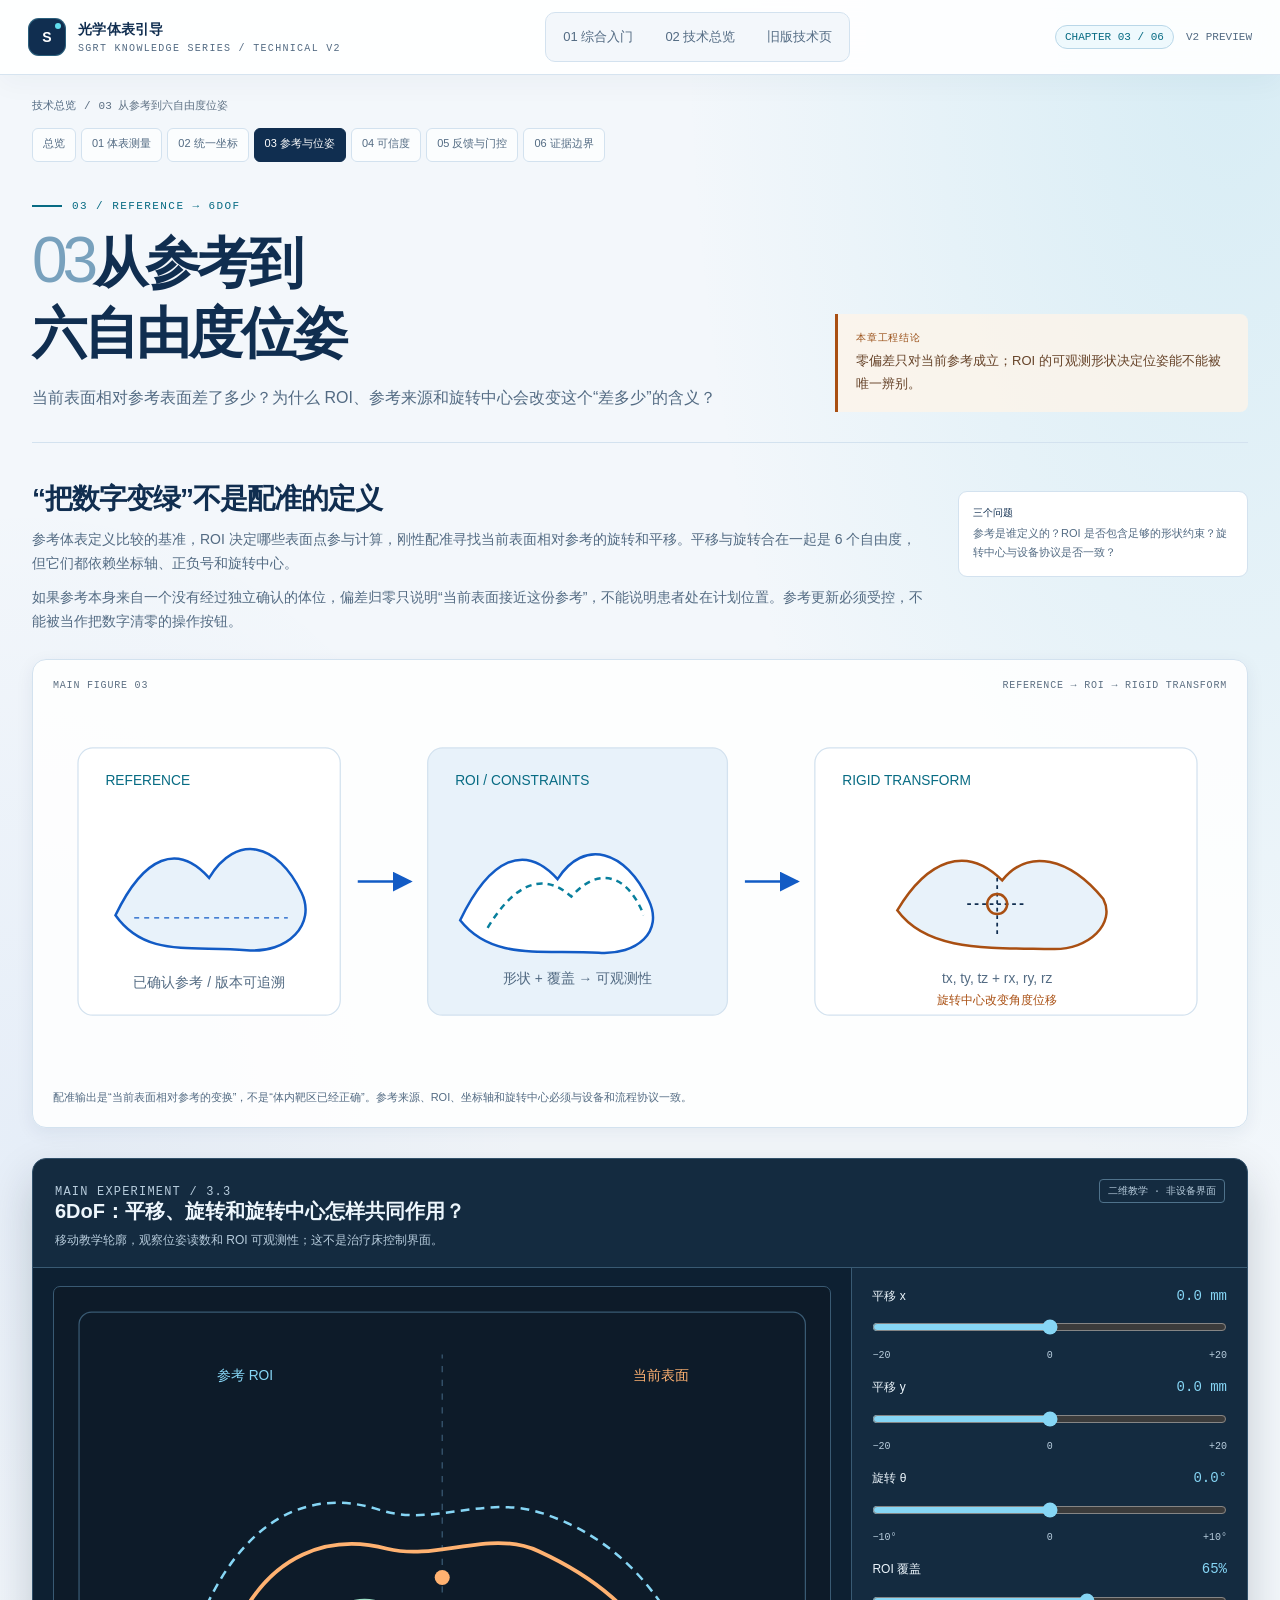
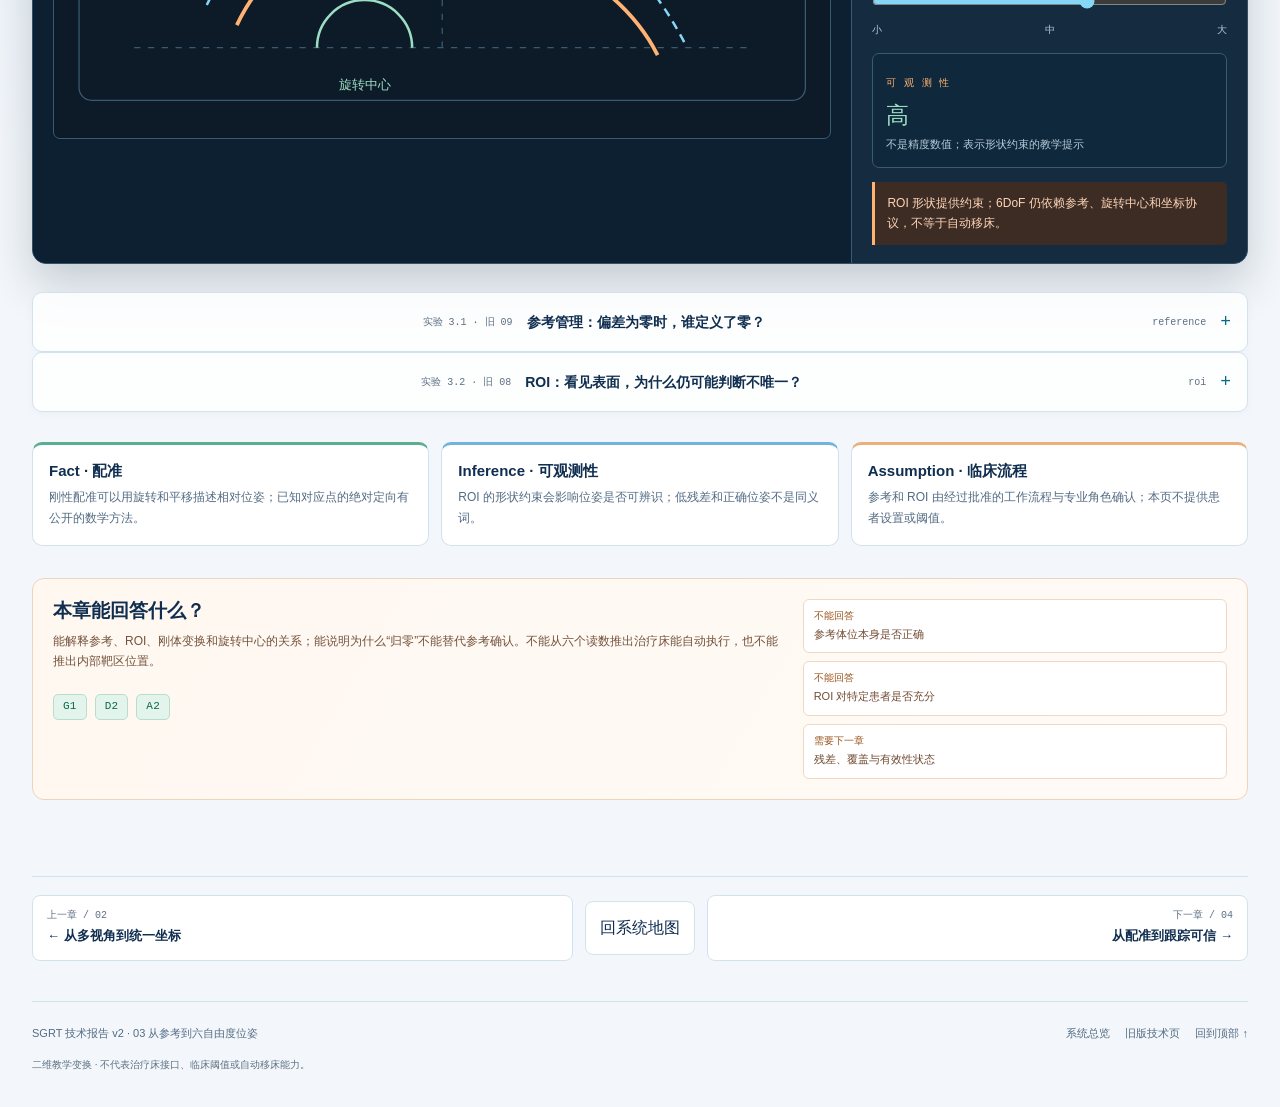
<file: outputs/sgrt-interactive-report/technical-v2/pose/index.html>
<!doctype html>
<html lang="zh-CN">
<head>
  <meta charset="utf-8">
  <meta name="viewport" content="width=device-width, initial-scale=1">
  <meta name="color-scheme" content="light">
  <meta name="theme-color" content="#f3f7fb">
  <meta name="description" content="SGRT 技术报告第三章：从参考体表、ROI、配准到六自由度位姿，理解平移、旋转和旋转中心。">
  <title>03 从参考到六自由度位姿 · SGRT 技术报告 v2</title>
  <link rel="icon" href="../../assets/favicon.svg" type="image/svg+xml">
  <link rel="stylesheet" href="../assets/report.css">
</head>
<body class="report-shell" data-page="pose">
  <a class="skip-link" href="#main">跳到正文</a>
  <header class="site-header">
    <a class="brand" href="../../index.html" aria-label="返回 SGRT 知识系列首页"><span class="brand-mark" aria-hidden="true">S</span><span>光学体表引导<span class="brand-caption">SGRT KNOWLEDGE SERIES / TECHNICAL V2</span></span></a>
    <nav class="header-nav" aria-label="专题切换"><a href="../../index.html">01 综合入门</a><a href="../index.html">02 技术总览</a><a href="../../technical/index.html">旧版技术页</a></nav>
    <div class="header-meta"><span class="preview-pill">CHAPTER 03 / 06</span><span>V2 PREVIEW</span></div>
  </header>

  <main id="main" class="site-main">
    <div class="breadcrumb"><a href="../index.html">技术总览</a><span>/</span><span>03 从参考到六自由度位姿</span></div>
    <nav class="chapter-rail" aria-label="六章导航">
      <a href="../index.html">总览</a><a href="../surface/index.html">01 体表测量</a><a href="../coordinates/index.html">02 统一坐标</a><a href="index.html" aria-current="page">03 参考与位姿</a><a href="../validity/index.html">04 可信度</a><a href="../feedback/index.html">05 反馈与门控</a><a href="../evidence/index.html">06 证据边界</a>
    </nav>

    <section class="chapter-hero" aria-labelledby="page-title">
      <div>
        <p class="eyebrow">03 / REFERENCE → 6DoF</p>
        <h1 id="page-title"><span class="chapter-number">03</span>从参考到<br>六自由度位姿</h1>
        <p class="chapter-question">当前表面相对参考表面差了多少？为什么 ROI、参考来源和旋转中心会改变这个“差多少”的含义？</p>
      </div>
      <aside class="chapter-conclusion"><strong>本章工程结论</strong>零偏差只对当前参考成立；ROI 的可观测形状决定位姿能不能被唯一辨别。</aside>
    </section>

    <div class="chapter-content">
      <section class="chapter-intro" aria-labelledby="intro-title">
        <div>
          <h2 id="intro-title">“把数字变绿”不是配准的定义</h2>
          <p>参考体表定义比较的基准，ROI 决定哪些表面点参与计算，刚性配准寻找当前表面相对参考的旋转和平移。平移与旋转合在一起是 6 个自由度，但它们都依赖坐标轴、正负号和旋转中心。</p>
          <p>如果参考本身来自一个没有经过独立确认的体位，偏差归零只说明“当前表面接近这份参考”，不能说明患者处在计划位置。参考更新必须受控，不能被当作把数字清零的操作按钮。</p>
        </div>
        <p class="intro-note"><b>三个问题</b>参考是谁定义的？ROI 是否包含足够的形状约束？旋转中心与设备协议是否一致？</p>
      </section>

      <figure class="main-figure">
        <div class="figure-head"><span>MAIN FIGURE 03</span><span>REFERENCE → ROI → RIGID TRANSFORM</span></div>
        <svg viewBox="0 0 940 300" role="img" aria-labelledby="pose-figure-title pose-figure-desc">
          <title id="pose-figure-title">参考体表、ROI 与六自由度位姿</title>
          <desc id="pose-figure-desc">参考表面与当前表面在ROI内建立对应，刚性配准求取三个平移和三个旋转；旋转中心决定角度变化对应的空间位移。</desc>
          <defs><marker id="pose-arrow" markerWidth="8" markerHeight="8" refX="7" refY="4" orient="auto"><path d="M0 0L8 4L0 8Z" fill="#125bc5"/></marker></defs>
          <g>
            <rect x="20" y="36" width="210" height="214" rx="12" fill="#fff" stroke="#d3e2ef"/>
            <text x="42" y="66" fill="#076b83" font-size="11" font-family="Consolas, monospace">REFERENCE</text>
            <path d="M50 170C73 122 100 112 125 140C147 104 180 112 199 152C211 177 188 201 155 198C110 194 74 204 50 170Z" fill="#e8f2fa" stroke="#125bc5" stroke-width="2"/>
            <path d="M65 172H188" stroke="#125bc5" stroke-dasharray="4 4"/>
            <text x="125" y="227" text-anchor="middle" fill="#536b83" font-size="11">已确认参考 / 版本可追溯</text>
            <path d="M244 143H286" stroke="#125bc5" stroke-width="2" marker-end="url(#pose-arrow)"/>
            <rect x="300" y="36" width="240" height="214" rx="12" fill="#e8f2fa" stroke="#d3e2ef"/>
            <text x="322" y="66" fill="#076b83" font-size="11" font-family="Consolas, monospace">ROI / CONSTRAINTS</text>
            <path d="M326 174C350 124 378 112 404 141C425 108 459 118 477 158C489 183 468 202 437 200C393 197 352 207 326 174Z" fill="#fff" stroke="#125bc5" stroke-width="2"/>
            <path d="M348 180C371 142 394 136 415 155C438 129 461 139 473 170" fill="none" stroke="#087f9d" stroke-width="2" stroke-dasharray="5 4"/>
            <text x="420" y="224" text-anchor="middle" fill="#536b83" font-size="11">形状 + 覆盖 → 可观测性</text>
            <path d="M554 143H596" stroke="#125bc5" stroke-width="2" marker-end="url(#pose-arrow)"/>
            <rect x="610" y="36" width="306" height="214" rx="12" fill="#fff" stroke="#d3e2ef"/>
            <text x="632" y="66" fill="#076b83" font-size="11" font-family="Consolas, monospace">RIGID TRANSFORM</text>
            <path d="M676 166C700 126 731 113 760 142C781 116 814 124 841 157C851 176 830 198 800 197C748 196 700 199 676 166Z" fill="#e8f2fa" stroke="#a94f12" stroke-width="2"/>
            <path d="M756 185v-48M732 161h48" stroke="#102e50" stroke-width="1.4" stroke-dasharray="3 3"/>
            <circle cx="756" cy="161" r="8" fill="none" stroke="#a94f12" stroke-width="2"/>
            <text x="756" y="224" text-anchor="middle" fill="#536b83" font-size="11">tx, ty, tz + rx, ry, rz</text>
            <text x="756" y="241" text-anchor="middle" fill="#a94f12" font-size="10">旋转中心改变角度位移</text>
          </g>
        </svg>
        <figcaption>配准输出是“当前表面相对参考的变换”，不是“体内靶区已经正确”。参考来源、ROI、坐标轴和旋转中心必须与设备和流程协议一致。</figcaption>
      </figure>

      <section class="lab" id="experiment-pose" aria-labelledby="pose-title">
        <div class="lab-head"><div><p class="lab-kicker">MAIN EXPERIMENT / 3.3</p><h3 id="pose-title">6DoF：平移、旋转和旋转中心怎样共同作用？</h3><p>移动教学轮廓，观察位姿读数和 ROI 可观测性；这不是治疗床控制界面。</p></div><span class="lab-tag">二维教学 · 非设备界面</span></div>
        <div class="lab-body">
          <div class="lab-stage">
            <svg id="pose-scene" viewBox="0 0 620 360" role="img" aria-labelledby="pose-scene-title pose-scene-desc">
              <title id="pose-scene-title">六自由度位姿和可观测范围</title>
              <desc id="pose-scene-desc">参考轮廓保持不动，当前轮廓随平移和旋转控件变化；ROI 大小改变可用于估计位姿的表面范围。</desc>
              <rect x="20" y="20" width="580" height="310" rx="10" fill="#0d1b29" stroke="#395a73"/>
              <path d="M64 288H556M310 288V54" stroke="#395a73" stroke-width="1" stroke-dasharray="5 6"/>
              <path d="M122 254C153 188 202 159 260 178C303 192 344 165 391 181C450 201 482 242 505 287" fill="none" stroke="#86d6f5" stroke-width="2" stroke-dasharray="7 5"/>
              <text x="130" y="74" fill="#86d6f5" font-size="11">参考 ROI</text>
              <g id="pose-target">
                <path d="M146 270C173 213 220 197 266 209C307 219 348 193 387 211C435 233 465 260 482 294" fill="none" stroke="#ffb271" stroke-width="3"/>
                <circle cx="310" cy="232" r="6" fill="#ffb271"/>
              </g>
              <path d="M210 288A38 38 0 0 1 286 288" fill="none" stroke="#9cdec4" stroke-width="2"/>
              <text x="248" y="321" text-anchor="middle" fill="#9cdec4" font-size="10">旋转中心</text>
              <text x="462" y="74" fill="#ffb271" font-size="11">当前表面</text>
            </svg>
          </div>
          <div class="lab-controls">
            <div class="control-row"><div class="control-title"><label for="pose-tx">平移 x</label><output id="pose-tx-value">0.0 mm</output></div><input id="pose-tx" type="range" min="-20" max="20" step=".5" value="0"><div class="range-scale"><span>−20</span><span>0</span><span>+20</span></div></div>
            <div class="control-row"><div class="control-title"><label for="pose-ty">平移 y</label><output id="pose-ty-value">0.0 mm</output></div><input id="pose-ty" type="range" min="-20" max="20" step=".5" value="0"><div class="range-scale"><span>−20</span><span>0</span><span>+20</span></div></div>
            <div class="control-row"><div class="control-title"><label for="pose-rot">旋转 θ</label><output id="pose-rot-value">0.0°</output></div><input id="pose-rot" type="range" min="-10" max="10" step=".5" value="0"><div class="range-scale"><span>−10°</span><span>0</span><span>+10°</span></div></div>
            <div class="control-row"><div class="control-title"><label for="pose-roi">ROI 覆盖</label><output id="pose-roi-value">65%</output></div><input id="pose-roi" type="range" min="10" max="100" step="5" value="65"><div class="range-scale"><span>小</span><span>中</span><span>大</span></div></div>
            <div class="lab-readout"><b>可 观 测 性</b><strong id="pose-leverage">中</strong><span>不是精度数值；表示形状约束的教学提示</span></div>
            <div class="state-box" id="pose-state" role="status" aria-live="polite">ROI 形状提供约束；6DoF 仍依赖参考、旋转中心和坐标协议，不等于自动移床。</div>
          </div>
        </div>
      </section>

      <details class="experiment-details" id="experiment-reference">
        <summary><span>实验 3.1 · 旧 09</span> 参考管理：偏差为零时，谁定义了零？ <span>reference</span></summary>
        <div class="details-body">
          <p>参考可以来自计划 CT 外轮廓，也可以来自某次经过内部影像复核后采集的相机表面。两种来源都需要记录患者、疗程、用途、确认人和版本。更新参考不是把偏差清零，而是改变后续测量的基准。</p>
          <div class="inline-tags"><span class="tag tag--fact">G1 · 参考与 QA 框架</span><span class="tag tag--inference">Inference · 基准风险</span><span class="tag tag--assumption">Assumption · 每份参考可追溯</span></div>
          <p><b>工程问题：</b>如果参考在错误体位下建立，后续“零偏差”是否仍然有临床意义？本页的回答是：不能仅凭归零判断。</p>
        </div>
      </details>

      <details class="experiment-details" id="experiment-roi">
        <summary><span>实验 3.2 · 旧 08</span> ROI：看见表面，为什么仍可能判断不唯一？ <span>roi</span></summary>
        <div class="details-body">
          <p>ROI 不是越大越好，也不是越小越安全。平坦、对称或局部遮挡的区域可能缺少区分旋转和平移的几何特征；包含独立运动部位又会把无关变化带入拟合。</p>
          <div class="lab-grid-2" style="margin-top:12px">
            <div class="takeaway-card inference"><h3>少了什么</h3><p>区域过小时，多个位姿解可能都得到低残差。</p></div>
            <div class="takeaway-card assumption"><h3>多了什么</h3><p>区域混入无关运动时，残差不再只代表整体位姿。</p></div>
          </div>
          <p><b>结论：</b>ROI 的质量取决于临床任务、表面特征和可见性，不能用一个固定面积阈值替代。</p>
        </div>
      </details>

      <section class="chapter-takeaways" aria-label="本章结论">
        <div class="takeaway-card fact"><h3>Fact · 配准</h3><p>刚性配准可以用旋转和平移描述相对位姿；已知对应点的绝对定向有公开的数学方法。</p></div>
        <div class="takeaway-card inference"><h3>Inference · 可观测性</h3><p>ROI 的形状约束会影响位姿是否可辨识；低残差和正确位姿不是同义词。</p></div>
        <div class="takeaway-card assumption"><h3>Assumption · 临床流程</h3><p>参考和 ROI 由经过批准的工作流程与专业角色确认；本页不提供患者设置或阈值。</p></div>
      </section>

      <section class="chapter-boundary" aria-labelledby="boundary-title">
        <div><h2 id="boundary-title">本章能回答什么？</h2><p>能解释参考、ROI、刚体变换和旋转中心的关系；能说明为什么“归零”不能替代参考确认。不能从六个读数推出治疗床能自动执行，也不能推出内部靶区位置。</p><div class="inline-tags"><span class="tag tag--fact">G1</span><span class="tag tag--fact">D2</span><span class="tag tag--fact">A2</span></div></div>
        <div class="boundary-list"><div><b>不能回答</b><span>参考体位本身是否正确</span></div><div><b>不能回答</b><span>ROI 对特定患者是否充分</span></div><div><b>需要下一章</b><span>残差、覆盖与有效性状态</span></div></div>
      </section>
    </div>

    <nav class="page-nav-bottom" aria-label="章节翻页">
      <a href="../coordinates/index.html" rel="prev"><small>上一章 / 02</small><strong>← 从多视角到统一坐标</strong></a>
      <a class="home-link" href="../index.html">回系统地图</a>
      <a href="../validity/index.html" rel="next"><small>下一章 / 04</small><strong>从配准到跟踪可信 →</strong></a>
    </nav>
  </main>

  <footer class="site-footer"><div class="footer-row"><span>SGRT 技术报告 v2 · 03 从参考到六自由度位姿</span><div class="footer-links"><a href="../index.html">系统总览</a><a href="../../technical/index.html">旧版技术页</a><a href="#main">回到顶部 ↑</a></div></div><p class="footer-fine">二维教学变换 · 不代表治疗床接口、临床阈值或自动移床能力。</p></footer>
  <script src="../assets/report-data.js"></script><script src="../assets/report.js" defer></script>
</body>
</html>
</file>
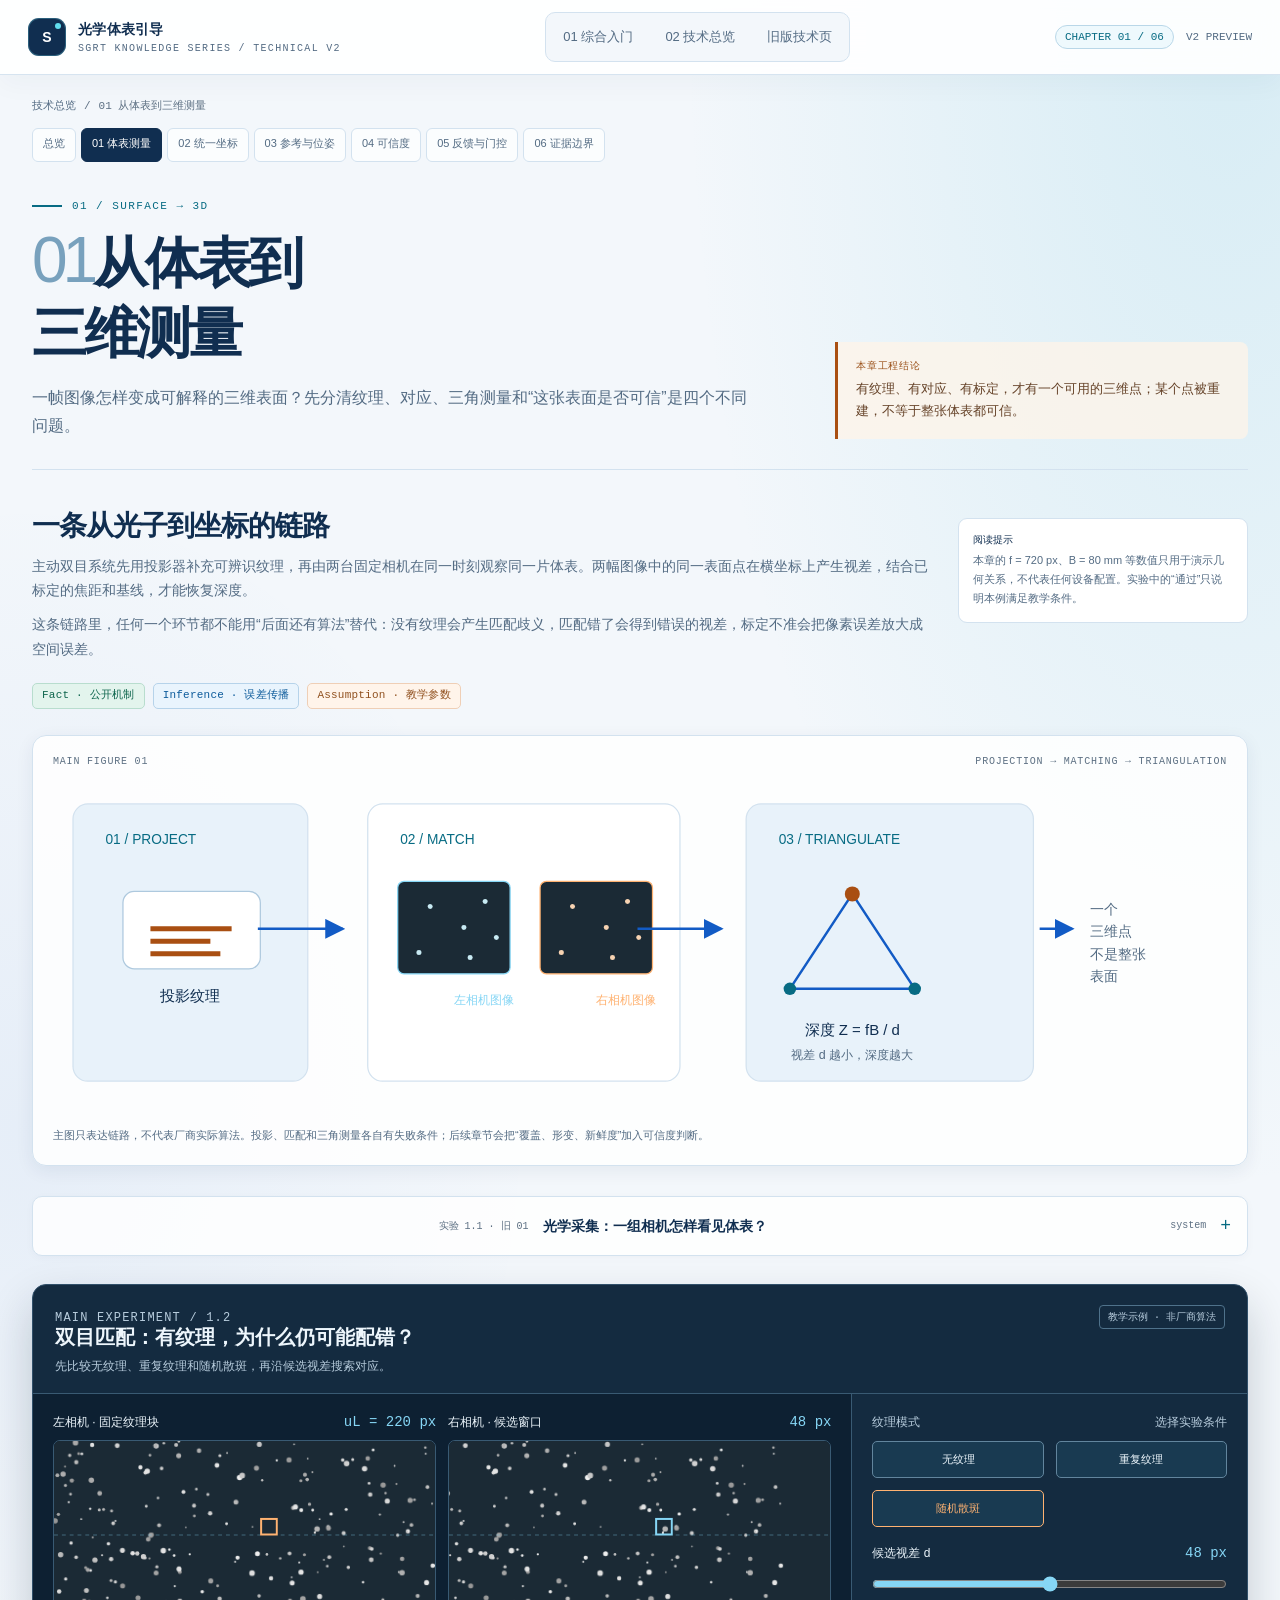
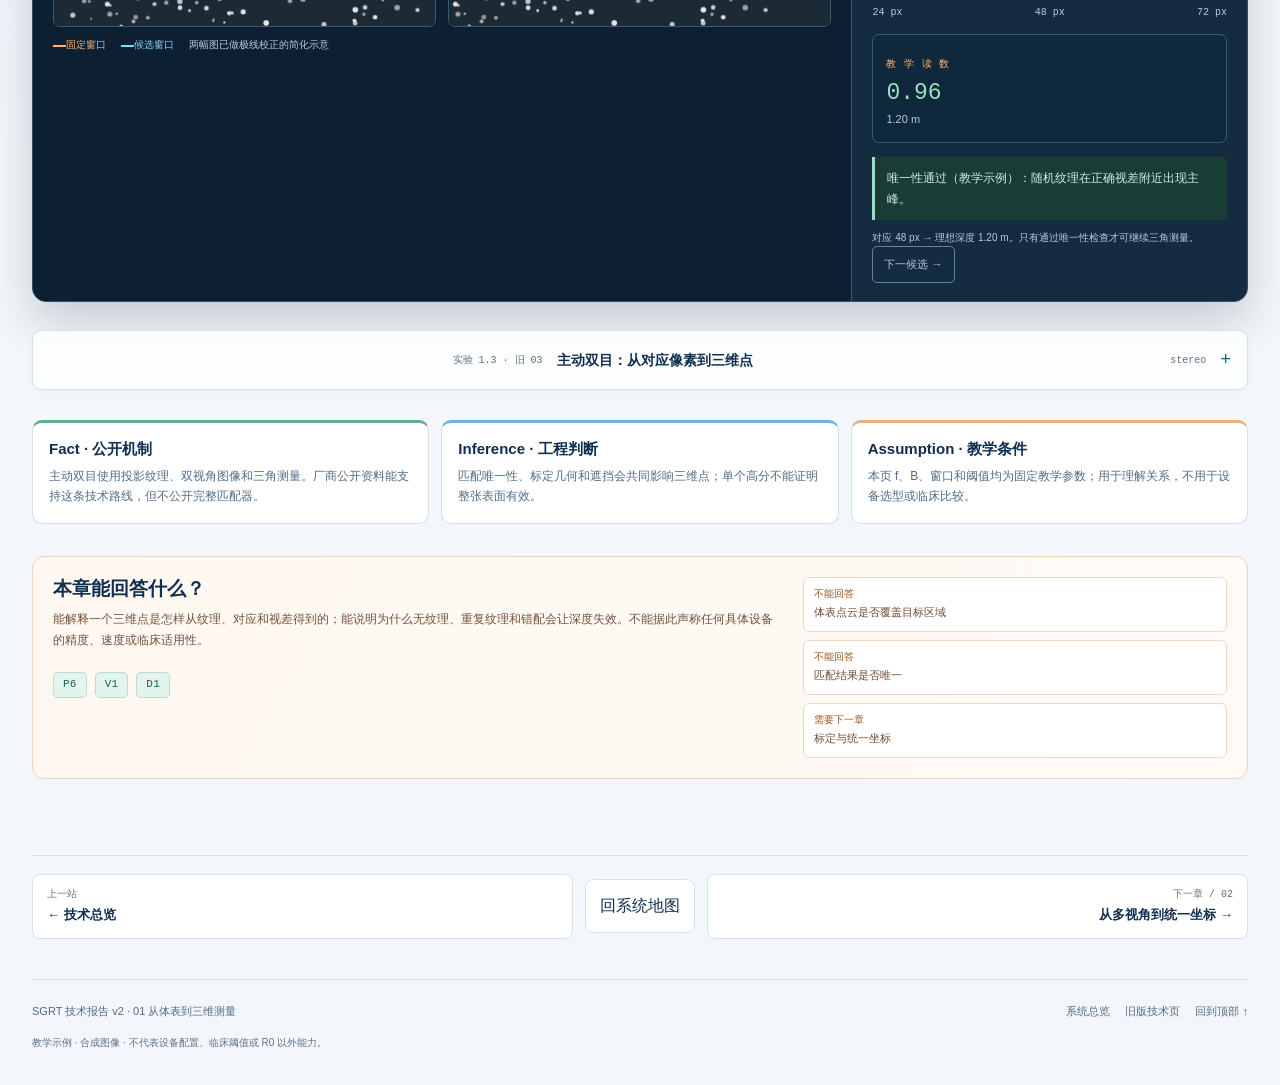
<file: outputs/sgrt-interactive-report/technical-v2/surface/index.html>
<!doctype html>
<html lang="zh-CN">
<head>
  <meta charset="utf-8">
  <meta name="viewport" content="width=device-width, initial-scale=1">
  <meta name="color-scheme" content="light">
  <meta name="theme-color" content="#f3f7fb">
  <meta name="description" content="SGRT 技术报告第一章：从体表到三维测量，理解投影、双目匹配、视差和三角测量。">
  <title>01 从体表到三维测量 · SGRT 技术报告 v2</title>
  <link rel="icon" href="../../assets/favicon.svg" type="image/svg+xml">
  <link rel="stylesheet" href="../assets/report.css">
</head>
<body class="report-shell" data-page="surface">
  <a class="skip-link" href="#main">跳到正文</a>
  <header class="site-header">
    <a class="brand" href="../../index.html" aria-label="返回 SGRT 知识系列首页">
      <span class="brand-mark" aria-hidden="true">S</span>
      <span>光学体表引导<span class="brand-caption">SGRT KNOWLEDGE SERIES / TECHNICAL V2</span></span>
    </a>
    <nav class="header-nav" aria-label="专题切换">
      <a href="../../index.html">01 综合入门</a>
      <a href="../index.html">02 技术总览</a>
      <a href="../../technical/index.html">旧版技术页</a>
    </nav>
    <div class="header-meta"><span class="preview-pill">CHAPTER 01 / 06</span><span>V2 PREVIEW</span></div>
  </header>

  <main id="main" class="site-main">
    <div class="breadcrumb"><a href="../index.html">技术总览</a><span>/</span><span>01 从体表到三维测量</span></div>
    <nav class="chapter-rail" aria-label="六章导航">
      <a href="../index.html">总览</a>
      <a href="index.html" aria-current="page">01 体表测量</a>
      <a href="../coordinates/index.html">02 统一坐标</a>
      <a href="../pose/index.html">03 参考与位姿</a>
      <a href="../validity/index.html">04 可信度</a>
      <a href="../feedback/index.html">05 反馈与门控</a>
      <a href="../evidence/index.html">06 证据边界</a>
    </nav>

    <section class="chapter-hero" aria-labelledby="page-title">
      <div>
        <p class="eyebrow">01 / SURFACE → 3D</p>
        <h1 id="page-title"><span class="chapter-number">01</span>从体表到<br>三维测量</h1>
        <p class="chapter-question">一帧图像怎样变成可解释的三维表面？先分清纹理、对应、三角测量和“这张表面是否可信”是四个不同问题。</p>
      </div>
      <aside class="chapter-conclusion"><strong>本章工程结论</strong>有纹理、有对应、有标定，才有一个可用的三维点；某个点被重建，不等于整张体表都可信。</aside>
    </section>

    <div class="chapter-content">
      <section class="chapter-intro" aria-labelledby="intro-title">
        <div>
          <h2 id="intro-title">一条从光子到坐标的链路</h2>
          <p>主动双目系统先用投影器补充可辨识纹理，再由两台固定相机在同一时刻观察同一片体表。两幅图像中的同一表面点在横坐标上产生视差，结合已标定的焦距和基线，才能恢复深度。</p>
          <p>这条链路里，任何一个环节都不能用“后面还有算法”替代：没有纹理会产生匹配歧义，匹配错了会得到错误的视差，标定不准会把像素误差放大成空间误差。</p>
          <div class="inline-tags"><span class="tag tag--fact">Fact · 公开机制</span><span class="tag tag--inference">Inference · 误差传播</span><span class="tag tag--assumption">Assumption · 教学参数</span></div>
        </div>
        <p class="intro-note"><b>阅读提示</b>本章的 f = 720 px、B = 80 mm 等数值只用于演示几何关系，不代表任何设备配置。实验中的“通过”只说明本例满足教学条件。</p>
      </section>

      <figure class="main-figure">
        <div class="figure-head"><span>MAIN FIGURE 01</span><span>PROJECTION → MATCHING → TRIANGULATION</span></div>
        <svg viewBox="0 0 940 270" role="img" aria-labelledby="surface-figure-title surface-figure-desc">
          <title id="surface-figure-title">从投影到三维点的链路</title>
          <desc id="surface-figure-desc">投影器给体表增加纹理，左右相机形成图像，匹配算法寻找对应像素，三角测量把视差转换为深度。</desc>
          <defs>
            <marker id="surface-arrow" markerWidth="8" markerHeight="8" refX="7" refY="4" orient="auto"><path d="M0 0L8 4L0 8Z" fill="#125bc5"/></marker>
          </defs>
          <rect x="16" y="20" width="188" height="222" rx="12" fill="#e8f2fa" stroke="#d3e2ef"/>
          <text x="42" y="52" fill="#076b83" font-size="11" font-family="Consolas, monospace">01 / PROJECT</text>
          <rect x="56" y="90" width="110" height="62" rx="9" fill="#fff" stroke="#aec9de"/>
          <path d="M78 120h65M78 130h48M78 140h56" stroke="#a94f12" stroke-width="4"/>
          <text x="110" y="178" text-anchor="middle" fill="#102e50" font-size="12">投影纹理</text>
          <path d="M164 120H232" stroke="#125bc5" stroke-width="2" marker-end="url(#surface-arrow)"/>
          <rect x="252" y="20" width="250" height="222" rx="12" fill="#fff" stroke="#d3e2ef"/>
          <text x="278" y="52" fill="#076b83" font-size="11" font-family="Consolas, monospace">02 / MATCH</text>
          <rect x="276" y="82" width="90" height="74" rx="5" fill="#1b2a35" stroke="#86d6f5"/>
          <rect x="390" y="82" width="90" height="74" rx="5" fill="#1b2a35" stroke="#ffb271"/>
          <g fill="#c8eaf3"><circle cx="302" cy="102" r="2"/><circle cx="329" cy="119" r="2"/><circle cx="346" cy="98" r="2"/><circle cx="293" cy="139" r="2"/><circle cx="334" cy="143" r="2"/><circle cx="355" cy="127" r="2"/></g>
          <g fill="#f7d3b2"><circle cx="416" cy="102" r="2"/><circle cx="443" cy="119" r="2"/><circle cx="460" cy="98" r="2"/><circle cx="407" cy="139" r="2"/><circle cx="448" cy="143" r="2"/><circle cx="469" cy="127" r="2"/></g>
          <text x="321" y="180" fill="#86d6f5" font-size="10">左相机图像</text>
          <text x="435" y="180" fill="#ffb271" font-size="10">右相机图像</text>
          <path d="M468 120H535" stroke="#125bc5" stroke-width="2" marker-end="url(#surface-arrow)"/>
          <rect x="555" y="20" width="230" height="222" rx="12" fill="#e8f2fa" stroke="#d3e2ef"/>
          <text x="581" y="52" fill="#076b83" font-size="11" font-family="Consolas, monospace">03 / TRIANGULATE</text>
          <path d="M640 92L590 168M640 92L690 168M590 168H690" fill="none" stroke="#125bc5" stroke-width="2"/>
          <circle cx="640" cy="92" r="6" fill="#a94f12"/>
          <circle cx="590" cy="168" r="5" fill="#076b83"/><circle cx="690" cy="168" r="5" fill="#076b83"/>
          <text x="640" y="205" text-anchor="middle" fill="#102e50" font-size="12">深度 Z = fB / d</text>
          <text x="640" y="224" text-anchor="middle" fill="#536b83" font-size="10">视差 d 越小，深度越大</text>
          <path d="M790 120H816" stroke="#125bc5" stroke-width="2" marker-end="url(#surface-arrow)"/>
          <text x="830" y="108" fill="#536b83" font-size="11">一个</text>
          <text x="830" y="126" fill="#536b83" font-size="11">三维点</text>
          <text x="830" y="144" fill="#536b83" font-size="11">不是整张</text>
          <text x="830" y="162" fill="#536b83" font-size="11">表面</text>
        </svg>
        <figcaption>主图只表达链路，不代表厂商实际算法。投影、匹配和三角测量各自有失败条件；后续章节会把“覆盖、形变、新鲜度”加入可信度判断。</figcaption>
      </figure>

      <details class="experiment-details" id="experiment-hardware">
        <summary><span>实验 1.1 · 旧 01</span> 光学采集：一组相机怎样看见体表？ <span>system</span></summary>
        <div class="details-body">
          <p>典型主动双目单元由两台相机和中央投影器组成：投影器增加纹理，相机从不同方向观察。可见性不是“有相机就有数据”，机架、治疗床、固定装置和患者体位都可能挡住某一片表面。</p>
          <div class="inline-tags"><span class="tag tag--fact">V1 公开技术页</span><span class="tag tag--fact">V3 特定版本描述</span><span class="tag tag--inference">Inference · 遮挡与覆盖</span></div>
          <p><b>范围：</b>本页只解释主动双目的概念布局，不是安装图，也不能从图中推出相机数量、基线或视野。</p>
        </div>
      </details>

      <section class="lab" id="experiment-matching" aria-labelledby="matching-title">
        <div class="lab-head">
          <div><p class="lab-kicker">MAIN EXPERIMENT / 1.2</p><h3 id="matching-title">双目匹配：有纹理，为什么仍可能配错？</h3><p>先比较无纹理、重复纹理和随机散斑，再沿候选视差搜索对应。</p></div>
          <span class="lab-tag">教学示例 · 非厂商算法</span>
        </div>
        <div class="lab-body">
          <div class="lab-stage">
            <div class="lab-grid-2">
              <div><p class="control-title" style="margin-bottom:7px"><span>左相机 · 固定纹理块</span><output>uL = 220 px</output></p><canvas id="matching-left" width="390" height="190" role="img" aria-label="左相机合成纹理图，橙框标出固定纹理块"></canvas></div>
              <div><p class="control-title" style="margin-bottom:7px"><span>右相机 · 候选窗口</span><output>48 px</output></p><canvas id="matching-right" width="390" height="190" role="img" aria-label="右相机合成纹理图，蓝框随候选视差移动"></canvas></div>
            </div>
            <div class="lab-legend"><span class="orange"><i></i>固定窗口</span><span class="blue"><i></i>候选窗口</span><span>两幅图已做极线校正的简化示意</span></div>
          </div>
          <div class="lab-controls">
            <div class="control-row">
              <p class="control-title"><span>纹理模式</span><span>选择实验条件</span></p>
              <div class="lab-grid-2" style="margin-top:8px" role="group" aria-label="选择纹理模式">
                <button class="lab-button" type="button" data-texture="blank" aria-pressed="false">无纹理</button>
                <button class="lab-button" type="button" data-texture="repeat" aria-pressed="false">重复纹理</button>
                <button class="lab-button" type="button" data-texture="random" aria-pressed="true">随机散斑</button>
              </div>
            </div>
            <div class="control-row">
              <div class="control-title"><label for="matching-disparity">候选视差 d</label><output id="matching-disparity-label">48 px</output></div>
              <input id="matching-disparity" type="range" min="24" max="72" step="1" value="48">
              <div class="range-scale"><span>24 px</span><span>48 px</span><span>72 px</span></div>
            </div>
            <div class="lab-readout"><b>教 学 读 数</b><strong id="matching-score">0.96</strong><span id="matching-depth">1.20 m · 合成深度</span></div>
            <div class="state-box" id="matching-verdict" role="status" aria-live="polite">唯一性通过（教学示例）：随机纹理在正确视差附近出现主峰。</div>
            <p class="control-note" id="matching-readout" role="status" aria-live="polite">对应 48 px → 理想深度 1.20 m。只有通过唯一性检查才可继续三角测量。</p>
            <button class="lab-button lab-button--quiet" id="matching-scan" type="button">下一候选 →</button>
          </div>
        </div>
      </section>

      <details class="experiment-details" id="experiment-stereo">
        <summary><span>实验 1.3 · 旧 03</span> 主动双目：从对应像素到三维点 <span>stereo</span></summary>
        <div class="details-body">
          <p>三角测量把“同一点在左右图中的横坐标差”转换为深度。改变距离或基线，观察视差怎样变化；这里使用已校正、同焦距、主点对齐的理想模型。</p>
          <div class="lab-grid-2" style="margin-top:14px">
            <div><div class="control-title"><label for="stereo-z">体表轴向距离 Z</label><output id="stereo-depth">1.20 m</output></div><input id="stereo-z" type="range" min="600" max="2400" step="10" value="1200"><div class="range-scale"><span>0.60 m</span><span>2.40 m</span></div></div>
            <div><div class="control-title"><label for="stereo-baseline">相机基线 B</label><output>80 mm</output></div><input id="stereo-baseline" type="range" min="40" max="160" step="1" value="80"><div class="range-scale"><span>40 mm</span><span>160 mm</span></div></div>
          </div>
          <div class="lab-readout" style="background:#10283b;color:#edf6fc"><b>视差 / 误差</b><strong id="stereo-disparity" style="color:#86d6f5">48.0 px</strong><span id="stereo-error">≈ 0.33 mm · 仅传播 0.1 px 视差误差</span></div>
          <p id="stereo-state" role="status" aria-live="polite">视差 48.0 px；这是已校正理想模型的几何换算，不是设备精度。</p>
          <p class="control-note">公式：Z = fB/d；|ΔZ| ≈ Z²/(fB)·|Δd|。真实误差还受标定、匹配、遮挡、同步和表面反射影响。</p>
        </div>
      </details>

      <section class="chapter-takeaways" aria-label="本章结论">
        <div class="takeaway-card fact"><h3>Fact · 公开机制</h3><p>主动双目使用投影纹理、双视角图像和三角测量。厂商公开资料能支持这条技术路线，但不公开完整匹配器。</p></div>
        <div class="takeaway-card inference"><h3>Inference · 工程判断</h3><p>匹配唯一性、标定几何和遮挡会共同影响三维点；单个高分不能证明整张表面有效。</p></div>
        <div class="takeaway-card assumption"><h3>Assumption · 教学条件</h3><p>本页 f、B、窗口和阈值均为固定教学参数；用于理解关系，不用于设备选型或临床比较。</p></div>
      </section>

      <section class="chapter-boundary" aria-labelledby="boundary-title">
        <div><h2 id="boundary-title">本章能回答什么？</h2><p>能解释一个三维点是怎样从纹理、对应和视差得到的；能说明为什么无纹理、重复纹理和错配会让深度失效。不能据此声称任何具体设备的精度、速度或临床适用性。</p><div class="inline-tags"><span class="tag tag--fact">P6</span><span class="tag tag--fact">V1</span><span class="tag tag--fact">D1</span></div></div>
        <div class="boundary-list"><div><b>不能回答</b><span>体表点云是否覆盖目标区域</span></div><div><b>不能回答</b><span>匹配结果是否唯一</span></div><div><b>需要下一章</b><span>标定与统一坐标</span></div></div>
      </section>
    </div>

    <nav class="page-nav-bottom" aria-label="章节翻页">
      <a href="../index.html" rel="prev"><small>上一站</small><strong>← 技术总览</strong></a>
      <a class="home-link" href="../index.html">回系统地图</a>
      <a href="../coordinates/index.html" rel="next"><small>下一章 / 02</small><strong>从多视角到统一坐标 →</strong></a>
    </nav>
  </main>

  <footer class="site-footer"><div class="footer-row"><span>SGRT 技术报告 v2 · 01 从体表到三维测量</span><div class="footer-links"><a href="../index.html">系统总览</a><a href="../../technical/index.html">旧版技术页</a><a href="#main">回到顶部 ↑</a></div></div><p class="footer-fine">教学示例 · 合成图像 · 不代表设备配置、临床阈值或 R0 以外能力。</p></footer>
  <script src="../assets/report-data.js"></script>
  <script src="../assets/report.js" defer></script>
</body>
</html>
</file>
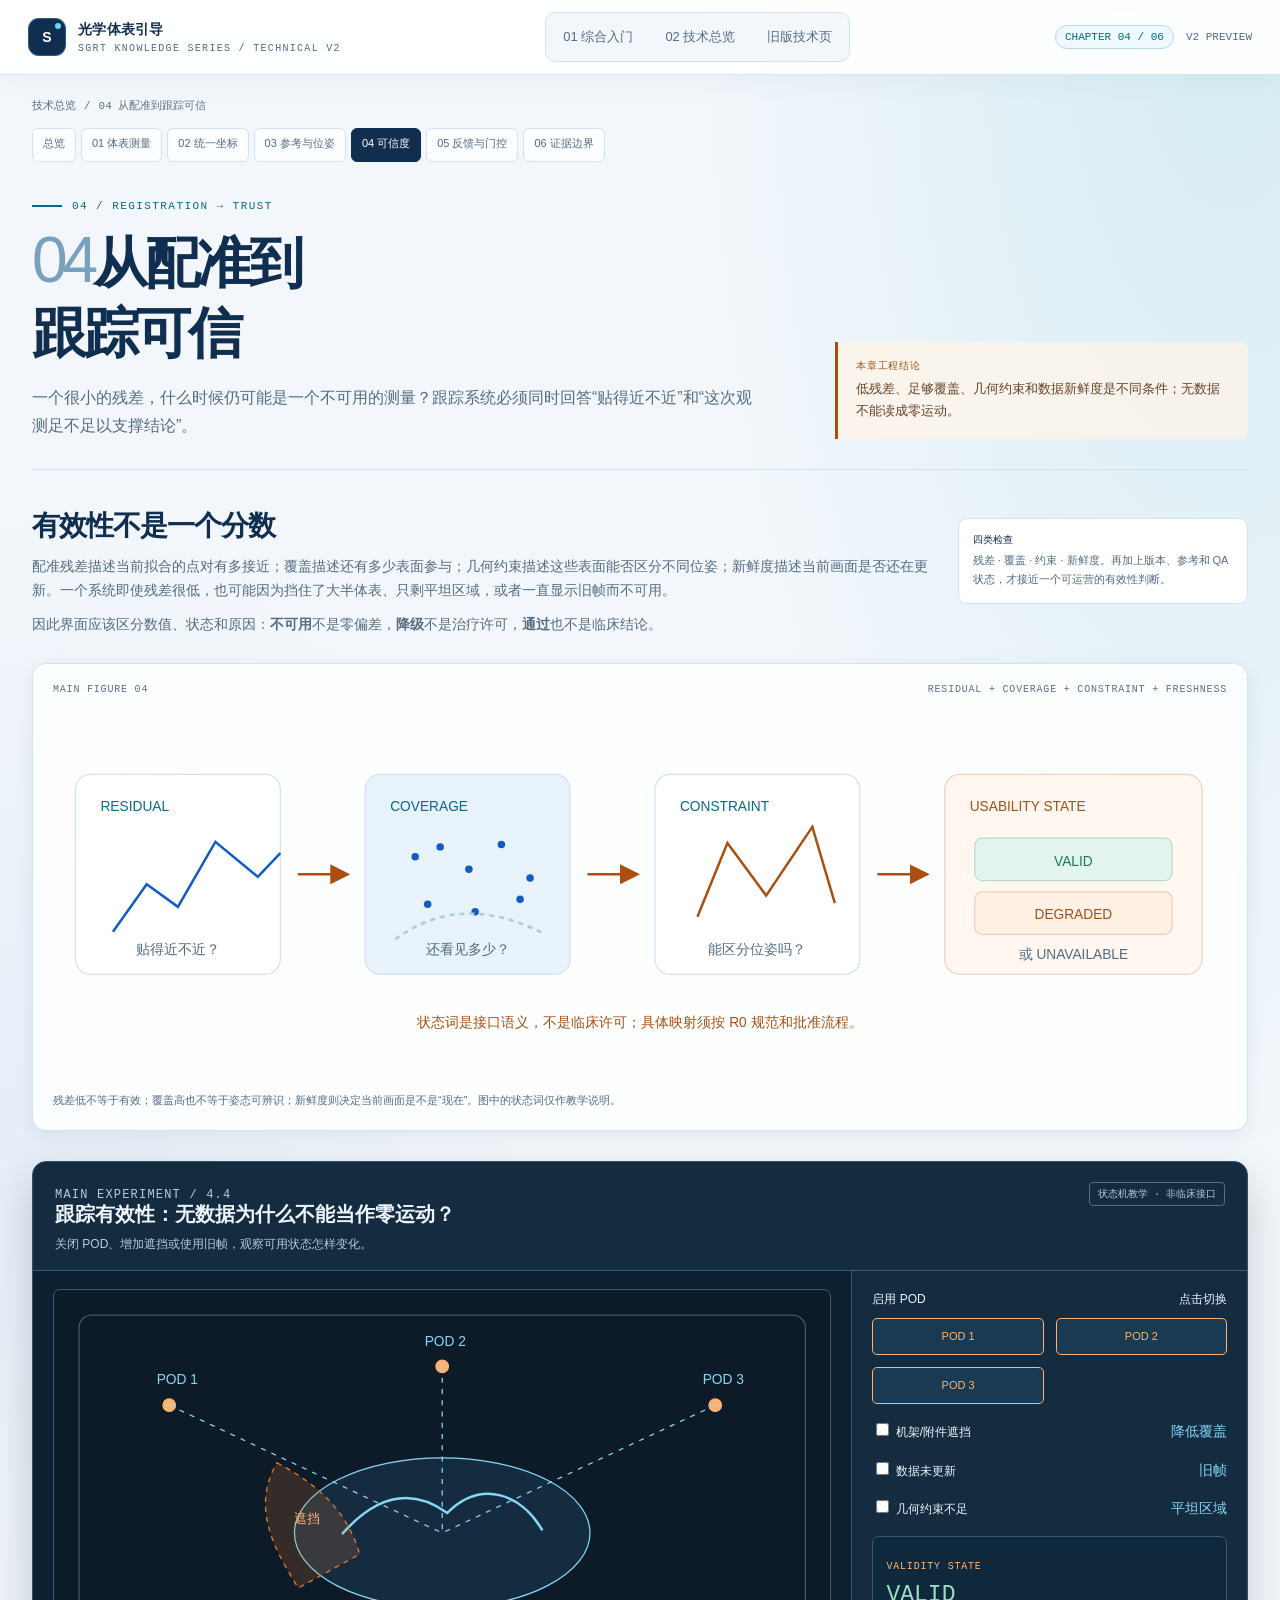
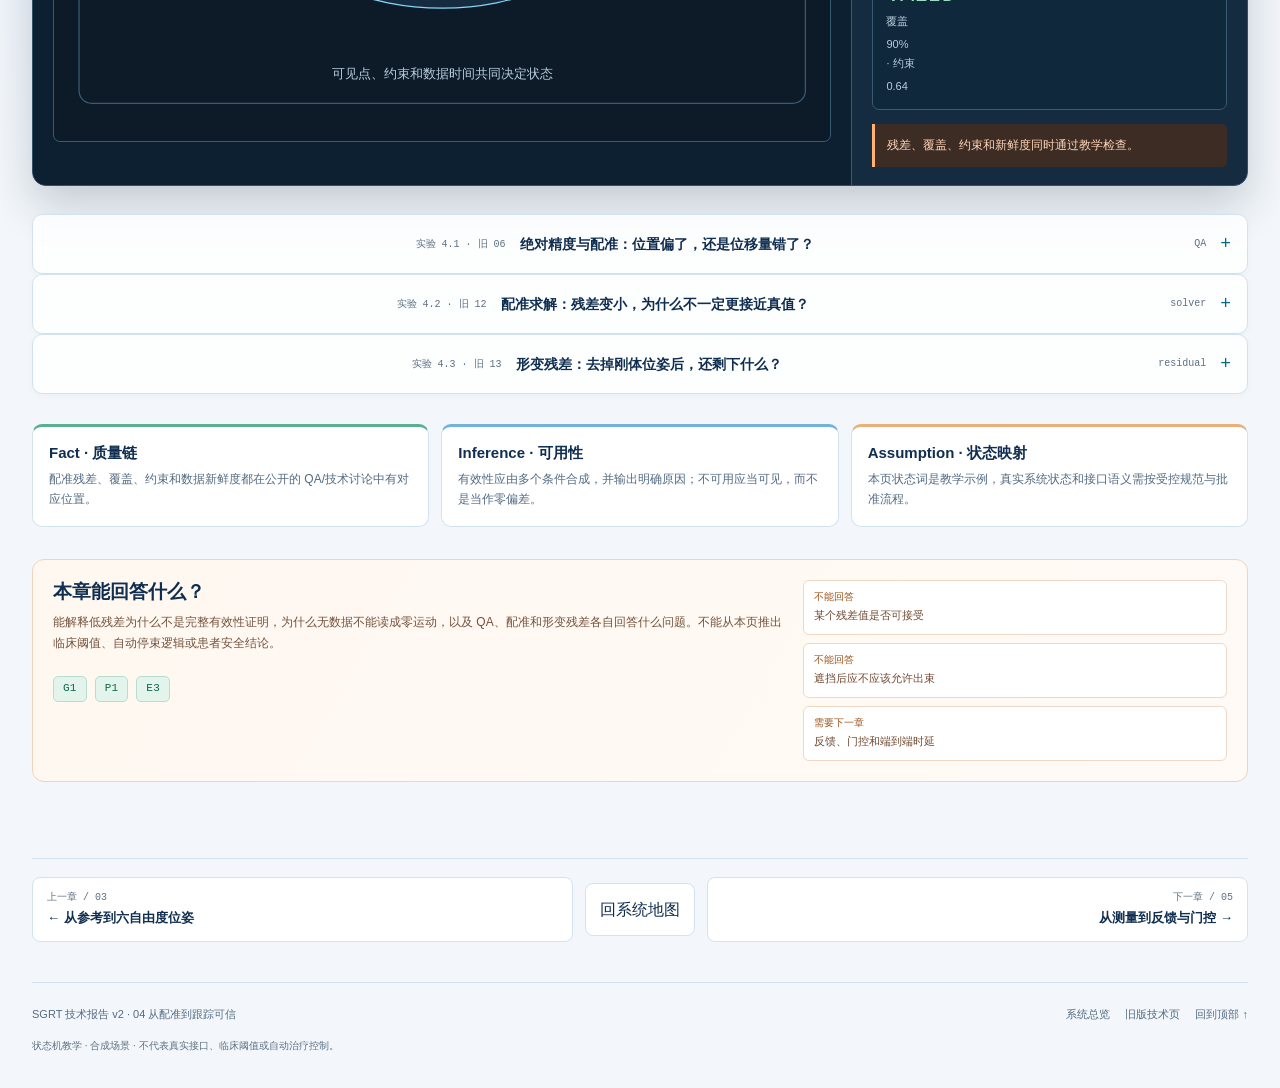
<file: outputs/sgrt-interactive-report/technical-v2/validity/index.html>
<!doctype html>
<html lang="zh-CN">
<head>
  <meta charset="utf-8">
  <meta name="viewport" content="width=device-width, initial-scale=1">
  <meta name="color-scheme" content="light">
  <meta name="theme-color" content="#f3f7fb">
  <meta name="description" content="SGRT 技术报告第四章：从配准到跟踪可信，理解残差、覆盖、几何约束、新鲜度和不可用状态。">
  <title>04 从配准到跟踪可信 · SGRT 技术报告 v2</title>
  <link rel="icon" href="../../assets/favicon.svg" type="image/svg+xml">
  <link rel="stylesheet" href="../assets/report.css">
</head>
<body class="report-shell" data-page="validity">
  <a class="skip-link" href="#main">跳到正文</a>
  <header class="site-header">
    <a class="brand" href="../../index.html" aria-label="返回 SGRT 知识系列首页"><span class="brand-mark" aria-hidden="true">S</span><span>光学体表引导<span class="brand-caption">SGRT KNOWLEDGE SERIES / TECHNICAL V2</span></span></a>
    <nav class="header-nav" aria-label="专题切换"><a href="../../index.html">01 综合入门</a><a href="../index.html">02 技术总览</a><a href="../../technical/index.html">旧版技术页</a></nav>
    <div class="header-meta"><span class="preview-pill">CHAPTER 04 / 06</span><span>V2 PREVIEW</span></div>
  </header>

  <main id="main" class="site-main">
    <div class="breadcrumb"><a href="../index.html">技术总览</a><span>/</span><span>04 从配准到跟踪可信</span></div>
    <nav class="chapter-rail" aria-label="六章导航">
      <a href="../index.html">总览</a><a href="../surface/index.html">01 体表测量</a><a href="../coordinates/index.html">02 统一坐标</a><a href="../pose/index.html">03 参考与位姿</a><a href="index.html" aria-current="page">04 可信度</a><a href="../feedback/index.html">05 反馈与门控</a><a href="../evidence/index.html">06 证据边界</a>
    </nav>

    <section class="chapter-hero" aria-labelledby="page-title">
      <div>
        <p class="eyebrow">04 / REGISTRATION → TRUST</p>
        <h1 id="page-title"><span class="chapter-number">04</span>从配准到<br>跟踪可信</h1>
        <p class="chapter-question">一个很小的残差，什么时候仍可能是一个不可用的测量？跟踪系统必须同时回答“贴得近不近”和“这次观测足不足以支撑结论”。</p>
      </div>
      <aside class="chapter-conclusion"><strong>本章工程结论</strong>低残差、足够覆盖、几何约束和数据新鲜度是不同条件；无数据不能读成零运动。</aside>
    </section>

    <div class="chapter-content">
      <section class="chapter-intro" aria-labelledby="intro-title">
        <div>
          <h2 id="intro-title">有效性不是一个分数</h2>
          <p>配准残差描述当前拟合的点对有多接近；覆盖描述还有多少表面参与；几何约束描述这些表面能否区分不同位姿；新鲜度描述当前画面是否还在更新。一个系统即使残差很低，也可能因为挡住了大半体表、只剩平坦区域，或者一直显示旧帧而不可用。</p>
          <p>因此界面应该区分数值、状态和原因：<strong>不可用</strong>不是零偏差，<strong>降级</strong>不是治疗许可，<strong>通过</strong>也不是临床结论。</p>
        </div>
        <p class="intro-note"><b>四类检查</b>残差 · 覆盖 · 约束 · 新鲜度。再加上版本、参考和 QA 状态，才接近一个可运营的有效性判断。</p>
      </section>

      <figure class="main-figure">
        <div class="figure-head"><span>MAIN FIGURE 04</span><span>RESIDUAL + COVERAGE + CONSTRAINT + FRESHNESS</span></div>
        <svg viewBox="0 0 940 300" role="img" aria-labelledby="validity-figure-title validity-figure-desc">
          <title id="validity-figure-title">从配准结果到跟踪可用状态</title>
          <desc id="validity-figure-desc">配准残差只是输入端之一；覆盖、几何约束和数据新鲜度共同决定有效、降级或不可用。</desc>
          <defs><marker id="validity-arrow" markerWidth="8" markerHeight="8" refX="7" refY="4" orient="auto"><path d="M0 0L8 4L0 8Z" fill="#a94f12"/></marker></defs>
          <g font-size="11">
            <rect x="18" y="54" width="164" height="160" rx="12" fill="#fff" stroke="#d3e2ef"/>
            <text x="38" y="83" fill="#076b83" font-family="Consolas, monospace">RESIDUAL</text>
            <path d="M48 180l27-38 25 18 30-52 34 28 18-19" fill="none" stroke="#125bc5" stroke-width="2"/>
            <text x="100" y="198" text-anchor="middle" fill="#536b83">贴得近不近？</text>
            <path d="M196 134H236" stroke="#a94f12" stroke-width="2" marker-end="url(#validity-arrow)"/>
            <rect x="250" y="54" width="164" height="160" rx="12" fill="#e8f2fa" stroke="#d3e2ef"/>
            <text x="270" y="83" fill="#076b83" font-family="Consolas, monospace">COVERAGE</text>
            <g fill="#125bc5"><circle cx="290" cy="120" r="3"/><circle cx="310" cy="112" r="3"/><circle cx="333" cy="130" r="3"/><circle cx="359" cy="110" r="3"/><circle cx="382" cy="137" r="3"/><circle cx="300" cy="158" r="3"/><circle cx="338" cy="164" r="3"/><circle cx="374" cy="154" r="3"/></g>
            <path d="M274 186C308 161 346 158 392 181" fill="none" stroke="#aec9de" stroke-width="2" stroke-dasharray="4 4"/>
            <text x="332" y="198" text-anchor="middle" fill="#536b83">还看见多少？</text>
            <path d="M428 134H468" stroke="#a94f12" stroke-width="2" marker-end="url(#validity-arrow)"/>
            <rect x="482" y="54" width="164" height="160" rx="12" fill="#fff" stroke="#d3e2ef"/>
            <text x="502" y="83" fill="#076b83" font-family="Consolas, monospace">CONSTRAINT</text>
            <path d="M516 168L540 109L571 151L608 96L626 157" fill="none" stroke="#a94f12" stroke-width="2"/>
            <text x="564" y="198" text-anchor="middle" fill="#536b83">能区分位姿吗？</text>
            <path d="M660 134H700" stroke="#a94f12" stroke-width="2" marker-end="url(#validity-arrow)"/>
            <rect x="714" y="54" width="206" height="160" rx="12" fill="#fff7f0" stroke="#efd3bb"/>
            <text x="734" y="83" fill="#9c521d" font-family="Consolas, monospace">USABILITY STATE</text>
            <rect x="738" y="105" width="158" height="34" rx="6" fill="#e3f4ed" stroke="#b8ddce"/><text x="817" y="127" fill="#19795f" text-anchor="middle">VALID</text>
            <rect x="738" y="148" width="158" height="34" rx="6" fill="#fff0e4" stroke="#efcfb6"/><text x="817" y="170" fill="#9c521d" text-anchor="middle">DEGRADED</text>
            <text x="817" y="202" fill="#536b83" text-anchor="middle">或 UNAVAILABLE</text>
            <text x="470" y="256" text-anchor="middle" fill="#a94f12">状态词是接口语义，不是临床许可；具体映射须按 R0 规范和批准流程。</text>
          </g>
        </svg>
        <figcaption>残差低不等于有效；覆盖高也不等于姿态可辨识；新鲜度则决定当前画面是不是“现在”。图中的状态词仅作教学说明。</figcaption>
      </figure>

      <section class="lab" id="experiment-validity" aria-labelledby="validity-title">
        <div class="lab-head"><div><p class="lab-kicker">MAIN EXPERIMENT / 4.4</p><h3 id="validity-title">跟踪有效性：无数据为什么不能当作零运动？</h3><p>关闭 POD、增加遮挡或使用旧帧，观察可用状态怎样变化。</p></div><span class="lab-tag">状态机教学 · 非临床接口</span></div>
        <div class="lab-body">
          <div class="lab-stage">
            <svg viewBox="0 0 620 360" role="img" aria-labelledby="validity-scene-title validity-scene-desc">
              <title id="validity-scene-title">三个POD、遮挡和可见表面</title>
              <desc id="validity-scene-desc">三组相机从不同方向观察体表。关闭POD或增加遮挡会减少可见表面；没有可用数据时应显示不可用。</desc>
              <rect x="20" y="20" width="580" height="310" rx="10" fill="#0d1b29" stroke="#395a73"/>
              <ellipse cx="310" cy="194" rx="118" ry="60" fill="#142b40" stroke="#86d6f5"/>
              <path d="M230 195C258 163 286 158 314 178C342 150 374 164 390 192" fill="none" stroke="#86d6f5" stroke-width="2"/>
              <g fill="#ffb271" stroke="#ffb271"><circle cx="92" cy="92" r="5"/><circle cx="310" cy="61" r="5"/><circle cx="528" cy="92" r="5"/></g>
              <path d="M92 92L310 194M310 61L310 194M528 92L310 194" stroke="#86d6f5" stroke-width="1" stroke-dasharray="4 5"/>
              <text x="82" y="75" fill="#86d6f5" font-size="11">POD 1</text><text x="296" y="45" fill="#86d6f5" font-size="11">POD 2</text><text x="518" y="75" fill="#86d6f5" font-size="11">POD 3</text>
              <path d="M178 138C211 155 235 178 244 211L195 238C174 204 158 173 178 138Z" fill="#e77c2c" fill-opacity=".18" stroke="#e77c2c" stroke-dasharray="4 4"/>
              <text x="202" y="186" fill="#ffb271" font-size="10" text-anchor="middle">遮挡</text>
              <text x="310" y="310" text-anchor="middle" fill="#b7ccdc" font-size="10">可见点、约束和数据时间共同决定状态</text>
            </svg>
          </div>
          <div class="lab-controls">
            <div class="control-row"><div class="control-title"><span>启用 POD</span><span>点击切换</span></div><div class="lab-grid-2" style="margin-top:8px" role="group" aria-label="启用POD"><button class="lab-button" type="button" data-validity-pod="1" aria-pressed="true">POD 1</button><button class="lab-button" type="button" data-validity-pod="2" aria-pressed="true">POD 2</button><button class="lab-button" type="button" data-validity-pod="3" aria-pressed="true">POD 3</button></div></div>
            <div class="control-row"><label class="control-title" for="validity-occlusion"><span><input id="validity-occlusion" type="checkbox"> 机架/附件遮挡</span><output>降低覆盖</output></label></div>
            <div class="control-row"><label class="control-title" for="validity-stale"><span><input id="validity-stale" type="checkbox"> 数据未更新</span><output>旧帧</output></label></div>
            <div class="control-row"><label class="control-title" for="validity-ghost"><span><input id="validity-ghost" type="checkbox"> 几何约束不足</span><output>平坦区域</output></label></div>
            <div class="lab-readout"><b>VALIDITY STATE</b><strong id="validity-state" data-state="ok">VALID</strong><span>覆盖 <span id="validity-coverage">90%</span> · 约束 <span id="validity-constraint">0.64</span></span></div>
            <div class="state-box" id="validity-reasons" role="status" aria-live="polite">残差、覆盖、约束和新鲜度同时通过教学检查。</div>
          </div>
        </div>
      </section>

      <details class="experiment-details" id="experiment-registration">
        <summary><span>实验 4.1 · 旧 06</span> 绝对精度与配准：位置偏了，还是位移量错了？ <span>QA</span></summary>
        <div class="details-body">
          <p>把已知模体从 0 移到 10 mm，系统读数可能同时包含零点偏移和比例误差。两次读数相减仍接近 10 mm，并不能排除绝对位置偏差；反之，绝对位置正确也不代表动态位移一定正确。</p>
          <div class="lab-grid-2" style="margin-top:14px">
            <div><div class="control-title"><label for="qa-bias">零点偏移 b</label><output>教学参数</output></div><input id="qa-bias" type="range" min="-3" max="3" step=".1" value="1.5"><div class="range-scale"><span>−3 mm</span><span>0</span><span>+3 mm</span></div></div>
            <div><div class="control-title"><label for="qa-scale">比例误差 ε</label><output id="qa-scale-value">+0.0%</output></div><input id="qa-scale" type="range" min="-10" max="10" step=".5" value="0"><div class="range-scale"><span>−10%</span><span>0</span><span>+10%</span></div></div>
          </div>
          <div class="lab-readout"><b>合 成 读 数</b><strong id="qa-ten">11.50 mm</strong><span>0 mm 位置：<span id="qa-zero">1.50 mm</span> · 10 mm 位置</span></div>
          <div class="state-box" id="qa-state" role="status" aria-live="polite">零点读数 1.50 mm；10 mm 位移读数 11.50 mm。绝对偏差与位移量偏差要分开看。</div>
          <p><button class="lab-button" id="qa-reset" type="button">切换到理想设备示例</button></p>
          <div class="data-table-wrap"><table><thead><tr><th>检查项</th><th>要问的问题</th><th>需要的证据</th></tr></thead><tbody><tr><td>绝对偏差</td><td>读数与独立真值差多少？</td><td>已知位置、独立量具/成像基准</td></tr><tr><td>位移量</td><td>改变已知距离后，读数变化对不对？</td><td>多个位置、重复测量</td></tr><tr><td>重复性/漂移</td><td>同一条件 repeated 是否稳定？</td><td>时间序列、维护记录</td></tr></tbody></table></div>
          <p><b>边界：</b>本页不设置临床合格阈值，也不把合成模型当作验收记录。</p>
        </div>
      </details>

      <details class="experiment-details" id="experiment-solver">
        <summary><span>实验 4.2 · 旧 12</span> 配准求解：残差变小，为什么不一定更接近真值？ <span>solver</span></summary>
        <div class="details-body">
          <p>最近邻对应、初值、局部极小值和遮挡会让优化停在一个“看起来贴合”的位置。拟合 RMS 只衡量被接受点对的贴合；独立真值误差回答的是另一件事。</p>
          <p>因此，评价配准不能只看一个残差数字，还要看对应策略、内点覆盖、初值敏感性和独立验证。</p>
          <div class="inline-tags"><span class="tag tag--fact">D2 · ICP 教程</span><span class="tag tag--inference">Inference · 局部极小</span><span class="tag tag--assumption">Assumption · 合成初始位姿</span></div>
        </div>
      </details>

      <details class="experiment-details" id="experiment-residual">
        <summary><span>实验 4.3 · 旧 13</span> 形变残差：去掉刚体位姿后，还剩下什么？ <span>residual</span></summary>
        <div class="details-body">
          <p>局部形变不能用整体刚性变换完全解释。残差图可以帮助发现某个区域持续偏离，但它不是形变校正，也不是内部器官位置证据。</p>
          <p>工程上应区分：拟合残差、局部形变指标、覆盖变化和内部影像证据。它们回答不同问题，不能被一个绿色状态合并。</p>
        </div>
      </details>

      <section class="chapter-takeaways" aria-label="本章结论">
        <div class="takeaway-card fact"><h3>Fact · 质量链</h3><p>配准残差、覆盖、约束和数据新鲜度都在公开的 QA/技术讨论中有对应位置。</p></div>
        <div class="takeaway-card inference"><h3>Inference · 可用性</h3><p>有效性应由多个条件合成，并输出明确原因；不可用应当可见，而不是当作零偏差。</p></div>
        <div class="takeaway-card assumption"><h3>Assumption · 状态映射</h3><p>本页状态词是教学示例，真实系统状态和接口语义需按受控规范与批准流程。</p></div>
      </section>

      <section class="chapter-boundary" aria-labelledby="boundary-title">
        <div><h2 id="boundary-title">本章能回答什么？</h2><p>能解释低残差为什么不是完整有效性证明，为什么无数据不能读成零运动，以及 QA、配准和形变残差各自回答什么问题。不能从本页推出临床阈值、自动停束逻辑或患者安全结论。</p><div class="inline-tags"><span class="tag tag--fact">G1</span><span class="tag tag--fact">P1</span><span class="tag tag--fact">E3</span></div></div>
        <div class="boundary-list"><div><b>不能回答</b><span>某个残差值是否可接受</span></div><div><b>不能回答</b><span>遮挡后应不应该允许出束</span></div><div><b>需要下一章</b><span>反馈、门控和端到端时延</span></div></div>
      </section>
    </div>

    <nav class="page-nav-bottom" aria-label="章节翻页">
      <a href="../pose/index.html" rel="prev"><small>上一章 / 03</small><strong>← 从参考到六自由度位姿</strong></a>
      <a class="home-link" href="../index.html">回系统地图</a>
      <a href="../feedback/index.html" rel="next"><small>下一章 / 05</small><strong>从测量到反馈与门控 →</strong></a>
    </nav>
  </main>

  <footer class="site-footer"><div class="footer-row"><span>SGRT 技术报告 v2 · 04 从配准到跟踪可信</span><div class="footer-links"><a href="../index.html">系统总览</a><a href="../../technical/index.html">旧版技术页</a><a href="#main">回到顶部 ↑</a></div></div><p class="footer-fine">状态机教学 · 合成场景 · 不代表真实接口、临床阈值或自动治疗控制。</p></footer>
  <script src="../assets/report-data.js"></script><script src="../assets/report.js" defer></script>
</body>
</html>
</file>
<file: outputs/sgrt-interactive-report/assets/styles.css>
@charset "UTF-8";
:root{--paper:#f5f2e9;--white:#fffdf7;--ink:#263a33;--muted:#657069;--accent:#94483d;--green:#345448;--line:#d3d4c7;--wash:#eaece1;--serif:"Noto Serif CJK SC","Source Han Serif SC","Songti SC","STSong","SimSun",serif;--sans:"PingFang SC","Microsoft YaHei","Noto Sans CJK SC",sans-serif;--mono:"Consolas","SFMono-Regular",monospace;--content:1120px}
*{box-sizing:border-box}html{scroll-behavior:smooth;scroll-padding-top:34px}body{margin:0;background:var(--paper);color:var(--ink);font-family:var(--sans);font-size:16px;line-height:1.95;-webkit-font-smoothing:antialiased}::selection{background:#d6dfcc;color:#183b2d}a{color:inherit;text-underline-offset:5px;text-decoration-thickness:1px}button,input{font:inherit}button{cursor:pointer;color:inherit}button,a,input,summary{touch-action:manipulation}button:focus-visible,a:focus-visible,summary:focus-visible,input:focus-visible,[tabindex]:focus-visible{outline:3px solid var(--accent);outline-offset:5px}button{border:1px solid var(--line);background:transparent;padding:8px 14px;border-radius:0}button:hover{background:var(--wash)}a:hover{color:var(--accent)}img{display:block;max-width:100%;height:auto}p{margin:0 0 1.1em}h1,h2,h3,h4{margin:0;font-weight:700;line-height:1.4;text-wrap:balance}h2,h3,h4{font-family:var(--serif)}h2{font-size:34px;letter-spacing:-.5px}h3{font-size:25px}h4{font-size:19px}ul,ol{padding-left:1.3em}main,.masthead,.site-footer{width:min(var(--content),calc(100% - 80px));margin-inline:auto}.skip-link{position:fixed;left:20px;top:-80px;padding:10px 20px;background:var(--ink);color:var(--white);z-index:100}.skip-link:focus{top:10px}.reading-progress{position:fixed;inset:0 0 auto;height:3px;z-index:100;background:transparent}.reading-progress>span{display:block;background:var(--accent);width:0;height:100%}.masthead{display:flex;align-items:center;justify-content:space-between;gap:20px;border-bottom:1px solid var(--ink);min-height:88px;padding-block:22px}.brand{display:flex;align-items:center;gap:12px;text-decoration:none;font-size:13px;font-weight:700;letter-spacing:1px}.brand-mark{width:31px;height:31px;display:grid;place-items:center;background:var(--green);color:var(--white);font-family:var(--serif);font-size:23px;line-height:1;transform:rotate(-5deg)}.brand-slash{color:var(--accent);padding-inline:5px}.masthead-right{display:flex;gap:26px;align-items:center}.edition,.eyebrow{font:11px/1.7 var(--mono);letter-spacing:1.6px;text-transform:uppercase}.text-button{border:0;padding:5px 0;font-size:12px;border-bottom:1px solid transparent}.text-button:hover{background:transparent;border-bottom-color:var(--accent)}#menu-toggle{display:none}.reading-nav{position:fixed;left:max(16px,calc((100vw - 1470px)/2));top:32vh;width:128px;z-index:20;font-size:11px;border-left:1px solid var(--line);padding:0 0 0 12px}.reading-nav p{font-size:10px;color:var(--muted);display:flex;justify-content:space-between;gap:5px;margin-bottom:13px}.reading-nav>a{display:flex;gap:9px;align-items:baseline;padding:5px 0;text-decoration:none;color:var(--muted)}.reading-nav>a>span{font-family:var(--mono);font-size:10px}.reading-nav>a.active{font-weight:700;color:var(--accent)}.reading-nav>a.active:before{content:"";position:absolute;left:-2px;width:3px;height:20px;background:var(--accent)}.reading-nav .nav-extra{margin-top:12px;border-top:1px solid var(--line);padding-top:12px;font-size:10px}.hero{display:grid;grid-template-columns:1.12fr 1fr;gap:58px;align-items:center;padding:81px 0 65px;border-bottom:1px solid var(--ink);min-height:700px}.issue-label{display:inline-flex;align-items:center;gap:14px;border:1px solid var(--line);padding:5px 12px;font-size:11px;letter-spacing:.5px;margin-bottom:22px}.issue-label>span{color:var(--accent);font-weight:700;padding-right:14px;border-right:1px solid var(--line)}.hero-eyebrow{font-size:10px;color:var(--muted);letter-spacing:1.1px;margin-bottom:13px}h1{font-family:var(--serif);font-size:54px;line-height:1.28;letter-spacing:-1.3px}h1>span{display:block;font-size:29px;font-weight:500;letter-spacing:0;margin-bottom:12px}h1 em{font-style:normal;color:var(--green)}.hero-subtitle{font-family:var(--serif);font-size:18px;line-height:1.9;padding-left:20px;border-left:2px solid var(--accent);margin-top:25px;margin-bottom:25px}.hero-meta{display:flex;flex-wrap:wrap;gap:6px 14px;font-size:11px;color:var(--muted)}.hero-meta>span+span:before{content:"/";padding-right:14px;color:#abb1a4}.hero-actions{display:flex;align-items:center;gap:26px;margin-top:29px;font-size:13px}.hero-actions>a{text-decoration:none}.primary-link{border-bottom:1px solid var(--green);padding-bottom:5px;font-weight:700;min-width:122px;display:flex;justify-content:space-between}.hero-art{position:relative}.editorial-figure{margin:0;border:1px solid var(--line);background:var(--white);align-self:start;min-width:0}.figure-top{display:flex;justify-content:space-between;padding:15px 18px 10px;font:10px/1.5 var(--mono);letter-spacing:1px;color:var(--muted)}.hero-figure{box-shadow:9px 10px 0 #e6e8dc;transform:rotate(1deg)}.zoom-figure{display:block;width:100%;padding:0;border:0;background:var(--wash);position:relative;cursor:zoom-in;text-align:initial}.zoom-figure:hover{background:var(--wash)}.zoom-figure img{width:100%}.zoom-label{position:absolute;bottom:10px;right:13px;background:var(--white);padding:2px 8px;font-size:10px;line-height:1.8;border:1px solid var(--line)}figcaption{padding:14px 18px 17px;font-size:11px;line-height:1.8;color:var(--muted)}figcaption strong{display:block;color:var(--ink);font-weight:600;font-size:12px;margin-bottom:5px}figcaption span{display:block}.hero-art-note{margin:25px 4px 0;font-family:var(--serif);font-size:16px;line-height:1.8}.hero-art-note>span{display:block;color:var(--accent);font:10px/1.5 var(--mono);letter-spacing:1px;margin-bottom:7px}.reader-guide{margin:45px 0 27px;padding:29px 32px 20px;background:#eeeee3;border:1px solid var(--line);display:grid;grid-template-columns:.9fr 1.4fr;gap:10px 46px}.guide-intro h2{font-size:26px;margin:9px 0 15px}.guide-intro p{font-size:13px;color:var(--muted);margin-bottom:0}.guide-steps{list-style:none;padding:0;margin:0;display:grid;grid-template-columns:1fr 1fr;gap:20px 26px}.guide-steps li{display:flex;gap:14px}.guide-steps li>span{font:11px/1.7 var(--mono);padding-top:6px;white-space:nowrap;color:var(--accent)}.guide-steps h3{font-size:17px;margin-bottom:3px}.guide-steps p{font-size:12px;color:var(--muted);margin:0}.scope-note{grid-column:1/-1;margin:13px 0 0;padding-top:14px;border-top:1px solid var(--line);font-size:11px;color:var(--muted)}.chapter-tabs{display:flex;justify-content:space-between;gap:10px;padding:0 0 25px}.chapter-tabs a{font-size:11px;text-decoration:none;display:flex;gap:7px}.chapter-tabs a>span{font:10px/2 var(--mono);color:var(--accent)}.chapter{padding-top:58px;border-top:1px solid var(--ink);margin-top:15px;scroll-margin-top:0}.chapter-heading{display:grid;grid-template-columns:88px 1fr auto;align-items:start;gap:25px;padding-bottom:28px}.chapter-number{font-family:var(--serif);font-size:77px;line-height:1;color:#a9b3a3;letter-spacing:-4px;font-weight:400}.chapter-heading .eyebrow{color:var(--accent);margin-bottom:9px}.chapter-lead{color:var(--muted);font-size:14px;margin:14px 0 0;max-width:720px}.copy-section{border:0;border-bottom:1px solid var(--line);white-space:nowrap;padding:2px 0;font-size:11px;margin-top:9px}.chapter-judgment{display:flex;gap:27px;align-items:baseline;border-block:1px solid var(--line);padding:18px 0;margin-bottom:15px}.chapter-judgment>span{white-space:nowrap;font-size:11px;color:var(--accent);letter-spacing:.8px}.chapter-judgment>p{margin:0;font-family:var(--serif);font-size:20px;font-weight:600}.topic{padding:37px 0 33px;border-bottom:1px solid var(--line);scroll-margin-top:30px;break-inside:auto}.topic:last-child{border-bottom:0;margin-bottom:30px}.topic-title{display:flex;gap:19px;align-items:baseline;margin-bottom:25px}.sub-number{color:var(--accent);font:12px/1.5 var(--mono);white-space:nowrap}.topic-title h3{font-size:25px}.topic-lead{font-family:var(--serif);font-size:21px;line-height:1.8;margin-bottom:25px}.topic-columns{display:grid;grid-template-columns:1.03fr 1fr;gap:42px;align-items:start}.topic-columns>.editorial-figure{margin-top:0}.explain-list{margin:0}.explain-list>div{display:grid;grid-template-columns:147px 1fr;gap:20px;padding:15px 0;border-top:1px solid var(--line)}.explain-list>div:first-child{border-top:0;padding-top:0}.explain-list dt{font-weight:700;font-size:14px;color:var(--green)}.explain-list dd{margin:0;font-size:15px;line-height:1.9}.topic-columns .explain-list>div{display:block}.topic-columns .explain-list dt{margin-bottom:6px}.topic-columns .explain-list dd{font-size:14px}.mini-columns{display:grid;grid-template-columns:1fr 1fr;gap:18px}.topic-columns .mini-columns{display:block}.mini-columns h4{font-size:17px;margin-bottom:12px}.mini-columns p{font-size:14px}.takeaway{margin:24px 0 0;padding:14px 18px;background:var(--wash);border-left:2px solid var(--green);font-size:14px;line-height:1.9}.takeaway>span{font-size:10px;letter-spacing:1px;color:var(--green);margin-right:15px;white-space:nowrap;font-weight:700}.context-note{display:grid;grid-template-columns:80px 1fr;gap:20px;margin-top:23px;font-size:13px;line-height:1.95;color:var(--muted)}.context-note p{margin:0}.note-label{font:10px/2 var(--mono);color:var(--accent);padding-top:3px}.topic-source{display:flex;justify-content:space-between;gap:20px;margin-top:21px;color:var(--muted);font:10px/1.8 var(--mono);letter-spacing:.2px}.topic-source a{color:var(--muted);text-decoration:none;border-bottom:1px solid var(--line)}.topic-source a:hover{color:var(--accent)}.table-wrap{width:100%;overflow-x:auto;overscroll-behavior-inline:contain;-webkit-overflow-scrolling:touch;border-block:1px solid var(--ink);background:transparent}table{width:100%;border-collapse:collapse;font-size:14px;line-height:1.85}caption{text-align:left;font-size:12px;color:var(--muted);padding-bottom:10px}th,td{padding:15px 19px;text-align:left;vertical-align:top;border-bottom:1px solid var(--line);min-width:130px}thead th{font-weight:700;color:var(--green);background:var(--wash);font-size:12px}tbody tr:last-child td,tbody tr:last-child th{border-bottom:0}tbody td:first-child{font-weight:600;color:var(--green);width:25%}tbody tr:nth-child(even){background:#efeee4}.formula{font:700 30px/1.6 var(--mono);color:var(--accent);margin:20px 0 7px;letter-spacing:-1.2px}.small{font-size:12px;line-height:1.85;color:var(--muted)}.latency-lab{padding:25px 27px;border:1px solid #bbc5b5;margin-top:27px;background:#edeee3}.latency-lab h4{font-size:23px;margin:5px 0 9px}.latency-lab p{font-size:13px;color:var(--muted);margin-bottom:0}.lab-controls{display:grid;grid-template-columns:1fr 1fr 1.15fr;gap:26px;margin:22px 0}.lab-controls label{font-size:13px;font-weight:600}.lab-controls label>span{font:11px/2 var(--mono);font-weight:400;color:var(--muted);float:right}.lab-controls input{display:block;margin-top:7px;width:100%;border:0;border-bottom:1px solid var(--green);background:var(--white);padding:8px 12px;border-radius:0;color:var(--ink);font:24px/1.4 var(--mono)}.lab-result{padding-left:20px;border-left:1px solid var(--line);display:flex;flex-direction:column;justify-content:center}.lab-result>span{font-size:11px;color:var(--muted)}.lab-result output{font:700 32px/1.7 var(--mono);color:var(--accent)}.quiz-list{border-top:1px solid var(--ink);margin-top:25px}.quiz-item{border-bottom:1px solid var(--line)}.quiz-item summary{list-style:none;display:flex;gap:20px;align-items:baseline;padding:20px 0;cursor:pointer}.quiz-item summary::-webkit-details-marker{display:none}.quiz-number{color:var(--accent);font:12px/2 var(--mono)}.quiz-item summary>span:nth-child(2){flex:1;font-weight:600;font-size:15px}.reveal-hint{color:var(--muted);font-size:10px;white-space:nowrap}.quiz-item[open] .reveal-hint{font-size:0}.quiz-item[open] .reveal-hint:after{content:"收起答案 −";font-size:10px}.quiz-answer{margin-left:38px;padding:0 0 22px}.quiz-answer h4{font-size:18px;color:var(--green);margin-bottom:9px}.quiz-answer p{font-size:14px}.self-check{display:flex;align-items:center;gap:8px;font-size:12px;color:var(--muted);width:fit-content;cursor:pointer}.self-check input{accent-color:var(--green);width:17px;height:17px}.quiz-score{display:flex;align-items:center;justify-content:space-between;padding:18px 0}.quiz-score strong{font-size:14px;color:var(--green)}.quiz-score button{font-size:12px;padding:4px 12px}.closing-statement{padding:35px 40px;background:var(--green);color:var(--white);margin:8px 0 40px}.closing-statement>.eyebrow{color:#c9d0be}.closing-statement blockquote{font-family:var(--serif);font-size:34px;line-height:1.65;margin:20px 0}.closing-statement p{font-size:13px;color:#dbe0d3}.closing-statement a{font-size:12px}.reference-intro{border-top:1px solid var(--line);padding-top:30px;margin-top:30px}.reference-intro h3{margin-bottom:15px}.reference-intro p{font-size:13px;color:var(--muted)}.references-list{list-style:none;margin:0 0 40px;padding:0}.references-list li{display:flex;gap:20px;border-top:1px solid var(--line);padding:20px 0;scroll-margin-top:25px}.ref-number{font:12px/2 var(--mono);color:var(--accent);flex:none}.references-list p{font-size:13px;margin-bottom:6px;overflow-wrap:anywhere}.references-list a{color:var(--green)}.references-list .small{font-size:10px}.source-archive{margin-top:45px;border-top:1px solid var(--ink);padding-top:30px}.archive-head{display:flex;justify-content:space-between;gap:25px;align-items:center}.archive-head h2{font-size:28px;margin:8px 0 15px}.archive-head p{font-size:13px;color:var(--muted)}.archive-head>button{font-size:12px;white-space:nowrap}.provenance{padding:18px 20px;background:var(--wash);font-size:11px;line-height:1.9;color:var(--muted);overflow-wrap:anywhere}.provenance span{font-family:var(--mono);font-size:10px}.source-record{border-bottom:1px solid var(--line);font-size:13px;scroll-margin-top:20px}.source-record summary{cursor:pointer;padding:14px 0;list-style:none;display:flex;gap:17px;align-items:baseline}.source-record summary:after{content:"+";margin-left:auto;color:var(--accent)}.source-record[open] summary:after{content:"−"}.source-record summary::-webkit-details-marker{display:none}.source-record summary>span{color:var(--muted);font:11px/2 var(--mono);flex:none}.source-original{margin:5px 0 24px;padding:24px;background:var(--white);border:1px solid var(--line);overflow-wrap:anywhere;font-size:12px}.source-original h4{font-size:16px;color:var(--accent);margin:12px 0}.source-original table{font-size:12px}.source-original p{margin-bottom:9px}.site-footer{border-top:1px solid var(--ink);margin-top:60px;padding:32px 0 27px;display:grid;grid-template-columns:1fr 1fr;gap:20px}.site-footer strong{font-family:var(--serif);font-size:22px}.site-footer>div>p{font-size:12px;color:var(--muted);margin-top:8px}.footer-links{display:flex;flex-wrap:wrap;gap:8px 20px;align-content:start;justify-content:flex-end;font-size:11px}.footer-links button{border:0;padding:0;text-decoration:underline;text-underline-offset:5px;font-size:11px}.footer-fine{grid-column:1/-1;margin:5px 0 0;border-top:1px solid var(--line);padding-top:18px;font-size:10px;line-height:1.9;color:var(--muted)}dialog{max-width:min(1100px,94vw);max-height:94dvh;width:1100px;border:1px solid var(--line);padding:0;background:var(--white);color:var(--ink)}dialog::backdrop{background:rgb(23 35 29 / .8);backdrop-filter:blur(4px)}.dialog-bar{display:flex;gap:12px;align-items:center;padding:12px 18px;border-bottom:1px solid var(--line);font-size:12px}.dialog-bar>span:first-child{margin-right:auto}.dialog-bar button{font-size:12px;padding:3px 10px}.image-viewport{max-height:calc(94dvh - 160px);overflow:auto;padding:14px;display:block;text-align:center}.image-viewport img{width:min(100%,1000px);max-width:none;margin:auto}.image-viewport img.zoomed{max-width:none;margin:0}.dialog-bar output{min-width:38px;text-align:center;font:11px/2 var(--mono)}#dialog-caption{font-size:12px;line-height:1.8;margin:0;padding:14px 20px;background:var(--wash)}#toast{position:fixed;left:50%;bottom:30px;transform:translate(-50%,15px);opacity:0;pointer-events:none;background:var(--ink);color:var(--white);padding:10px 22px;font-size:13px;transition:opacity .2s,transform .2s;z-index:150;max-width:90vw;text-align:center}#toast.visible{opacity:1;transform:translate(-50%,0)}.noscript-note{padding:20px;border-top:1px solid var(--line);text-align:center;font-size:13px}
@media(min-width:1600px){:root{--content:1180px}.hero{gap:75px}h1{font-size:59px}.reading-nav{width:130px}}
@media(max-width:1470px){.reading-nav{display:none}.chapter-tabs{display:flex}}
@media(max-width:1050px){main,.masthead,.site-footer{width:calc(100% - 64px)}.hero{gap:35px;min-height:620px;padding:65px 0 55px}h1{font-size:44px}h1>span{font-size:25px}.hero-eyebrow{font-size:9px}.edition{display:none}.topic-columns{gap:28px}.hero-meta{font-size:10px;gap:5px 8px}.hero-meta>span+span:before{padding-right:8px}.reader-guide{gap:20px 30px;padding:25px}.guide-steps{gap:18px}.chapter-heading{grid-template-columns:72px 1fr auto;gap:16px}.chapter-number{font-size:64px}.chapter-heading h2{font-size:29px}.chapter-tabs a{font-size:10px;gap:4px}}
@media(max-width:760px){html{scroll-padding-top:24px}body{font-size:15px;line-height:1.95}main,.masthead,.site-footer{width:calc(100% - 40px)}.masthead{min-height:72px;padding:18px 0;gap:12px}.brand{font-size:11px;gap:9px;letter-spacing:.3px}.brand-mark{width:26px;height:26px;font-size:20px}.brand-slash{padding-inline:2px}.masthead-right{gap:15px}.text-button{font-size:11px}#menu-toggle{display:block}.reading-nav.is-open{display:block;position:fixed;top:80px;left:auto;right:20px;width:min(310px,calc(100vw - 40px));padding:20px;background:var(--white);border:1px solid var(--line);box-shadow:5px 8px 0 rgb(38 58 51 / .12);max-height:calc(100dvh - 110px);overflow:auto}.reading-nav.is-open p{font-size:12px}.reading-nav.is-open>a{font-size:14px;padding:9px 0}.reading-nav>a.active:before{display:none}.hero{display:flex;flex-direction:column;gap:39px;align-items:stretch;padding:43px 0 37px;min-height:0}.issue-label{font-size:10px;padding:4px 9px;margin-bottom:23px}h1{font-size:clamp(38px,7.5vw,55px);line-height:1.3;letter-spacing:-.8px}h1>span{font-size:25px;margin-bottom:12px}.hero-eyebrow{font-size:9px;letter-spacing:.6px}.hero-subtitle{font-size:17px;margin-top:23px;padding-left:15px}.hero-meta{font-size:10px;gap:6px 10px}.hero-meta>span+span:before{padding-right:10px}.hero-actions{font-size:12px;gap:25px;margin-top:25px}.hero-art{width:100%}.hero-figure{transform:none;box-shadow:6px 7px 0 #e6e8dc}.hero-art-note{font-size:15px;margin-top:22px}.reader-guide{margin-top:32px;padding:22px;display:block}.guide-intro h2{font-size:25px}.guide-intro p{font-size:12px}.guide-steps{grid-template-columns:1fr;margin-top:24px;gap:18px}.guide-steps li{gap:20px}.guide-steps li>span{min-width:38px}.scope-note{font-size:10px;margin-top:22px}.chapter-tabs{display:none}.chapter{padding-top:37px;margin-top:30px}.chapter-heading{grid-template-columns:47px 1fr;gap:17px;padding-bottom:24px}.chapter-number{font-size:46px;letter-spacing:-2px}.chapter-heading h2{font-size:25px;letter-spacing:-.5px}.chapter-heading .eyebrow{font-size:9px;letter-spacing:1px;margin-bottom:7px}.chapter-lead{font-size:13px;line-height:1.9;margin-top:11px}.copy-section{grid-column:2;justify-self:start;font-size:10px;margin-top:0}.chapter-judgment{display:block;padding:15px 0}.chapter-judgment>span{font-size:10px;display:block;margin-bottom:7px}.chapter-judgment>p{font-size:18px;line-height:1.8}.topic{padding:28px 0}.topic-title{gap:11px;margin-bottom:20px;align-items:baseline}.sub-number{font-size:10px}.topic-title h3{font-size:22px}.topic-columns{display:flex;flex-direction:column;gap:25px}.topic-columns>div,.topic-columns>.editorial-figure{width:100%}.topic-columns .explain-list>div{display:grid;grid-template-columns:100px 1fr;gap:16px}.topic-columns .explain-list dt{margin-bottom:0}.explain-list>div{grid-template-columns:100px 1fr;gap:16px;padding-block:14px}.explain-list dt{font-size:13px}.explain-list dd{font-size:14px}.topic-columns .explain-list dd{font-size:14px}.topic-lead{font-size:19px}.context-note{grid-template-columns:1fr;gap:6px;margin-top:20px;font-size:12px;line-height:1.95}.note-label{font-size:10px}.takeaway{font-size:13px;padding:12px 14px;margin-top:20px}.takeaway>span{display:block;margin-bottom:5px}.topic-source{font-size:9px;gap:10px;margin-top:18px}.topic-source>span{text-align:right}.table-wrap{background-image:linear-gradient(to left,rgba(45,60,48,.08),transparent 20px);background-position:right;background-repeat:no-repeat}table{font-size:13px;min-width:570px;line-height:1.85}th,td{padding:13px 15px;min-width:140px}thead th{font-size:11px}.mini-columns{gap:25px}.topic-columns .mini-columns{display:grid}.mini-columns h4{font-size:16px}.mini-columns p{font-size:13px}.figure-top{padding:12px 14px 8px;font-size:9px}figcaption{padding:12px 14px;font-size:10px}figcaption strong{font-size:11px}.zoom-label{font-size:9px}.formula{font-size:clamp(19px,5.4vw,28px);letter-spacing:-1px;white-space:nowrap}.latency-lab{padding:20px}.latency-lab h4{font-size:21px}.latency-lab p{font-size:12px}.lab-controls{grid-template-columns:1fr 1fr;gap:18px}.lab-controls input{font-size:22px}.lab-result{grid-column:1/-1;padding:12px 0 0;border-left:0;border-top:1px solid var(--line);flex-direction:row;align-items:center;justify-content:space-between}.lab-result output{font-size:28px}.quiz-item summary{gap:12px;padding:18px 0;flex-wrap:wrap}.quiz-item summary>span:nth-child(2){font-size:14px;flex-basis:calc(100% - 40px)}.reveal-hint{margin-left:27px;font-size:10px}.quiz-answer{margin-left:27px}.quiz-answer h4{font-size:17px}.quiz-answer p{font-size:13px}.closing-statement{padding:26px 24px;margin-bottom:30px}.closing-statement blockquote{font-size:25px;line-height:1.7;margin:15px 0}.closing-statement p{font-size:12px}.reference-intro h3{font-size:23px}.references-list li{gap:13px;padding-block:17px}.references-list p{font-size:12px}.references-list .small{font-size:9px}.ref-number{font-size:10px}.source-archive{margin-top:30px;padding-top:24px}.archive-head{display:block}.archive-head h2{font-size:25px}.archive-head p{font-size:12px}.archive-head>button{font-size:11px;margin:0 0 20px}.source-record{font-size:12px}.source-record summary{gap:12px}.source-original{padding:18px 14px}.provenance{font-size:10px;padding:15px}.provenance span{font-size:9px}.site-footer{display:block;margin-top:40px;padding:25px 0}.site-footer strong{font-size:21px}.footer-links{justify-content:flex-start;gap:10px 18px;margin:22px 0}.footer-fine{font-size:9px}.dialog-bar{padding:9px;gap:7px;font-size:10px;flex-wrap:wrap}.dialog-bar button{font-size:10px;padding:4px 7px}.dialog-bar output{font-size:10px}.dialog-bar>span:first-child{display:none}#dialog-caption{font-size:11px;padding:12px}.image-viewport{padding:5px;max-height:calc(90dvh - 180px)}dialog{max-width:96vw;max-height:94dvh}.small{font-size:11px}}
@media(prefers-reduced-motion:reduce){html{scroll-behavior:auto}*,*:before,*:after{transition:none!important;animation:none!important}}
@page{size:A4 portrait;margin:16mm 15mm 17mm}
@media print{html{scroll-behavior:auto}body{background:#fff;color:#111;font-family:var(--sans);font-size:9.5pt;line-height:1.65;-webkit-print-color-adjust:exact;print-color-adjust:exact}main,.masthead,.site-footer{width:100%;max-width:none;margin:0}.reading-progress,.reading-nav,.chapter-tabs,.hero-actions,.copy-section,.masthead-right,.zoom-label,.footer-links,.skip-link,.quiz-score,.self-check,.reveal-hint,.source-archive,dialog,#toast,.noscript-note{display:none!important}.masthead{min-height:0;padding:0 0 5mm;gap:5mm}.brand{font-size:9pt}.brand-mark{width:7mm;height:7mm;font-size:16pt}.hero{min-height:0;display:grid;grid-template-columns:1.1fr 1fr;gap:8mm;padding:10mm 0;break-inside:avoid}.issue-label{font-size:7pt;margin-bottom:4mm;padding:1mm 2mm}.hero-eyebrow{font-size:6pt;letter-spacing:.2mm}h1{font-size:28pt;letter-spacing:-.3mm;line-height:1.3}h1>span{font-size:16pt;margin-bottom:3mm}.hero-subtitle{font-size:11pt;margin:5mm 0;padding-left:3mm}.hero-meta{font-size:7pt;gap:2mm}.hero-meta>span+span:before{padding-right:2mm}.hero-figure{transform:none;box-shadow:none}.hero-art-note{font-size:9pt;margin-top:4mm}.hero-art-note>span{font-size:6pt}.figure-top{font-size:6pt;padding:2mm 3mm}.editorial-figure{break-inside:avoid}figcaption{font-size:7pt;line-height:1.65;padding:2mm 3mm}figcaption strong{font-size:7.5pt}.reader-guide{margin:7mm 0 0;padding:5mm;display:grid;grid-template-columns:1fr 1.3fr;gap:3mm 6mm;break-inside:avoid}.guide-intro h2{font-size:16pt;margin:2mm 0}.guide-intro p,.guide-steps p{font-size:7.5pt}.guide-steps{grid-template-columns:1fr 1fr;gap:3mm}.guide-steps h3{font-size:10pt}.guide-steps li{gap:2mm}.guide-steps li>span{font-size:6pt;padding-top:1mm}.scope-note{font-size:7pt;margin:2mm 0 0;padding-top:2mm}.chapter{break-before:page;padding-top:0;border-top:1px solid #444;margin:0}.chapter-heading{grid-template-columns:14mm 1fr;gap:4mm;padding:5mm 0}.chapter-number{font-size:38pt;letter-spacing:-1mm}.chapter-heading .eyebrow{font-size:6pt;margin-bottom:2mm}.chapter-heading h2{font-size:21pt;letter-spacing:0}.chapter-lead{font-size:9pt;margin-top:3mm;line-height:1.7}.chapter-judgment{padding:3mm 0;gap:5mm;margin-bottom:0;break-inside:avoid}.chapter-judgment>span{font-size:7pt}.chapter-judgment>p{font-size:12pt;line-height:1.6}.topic{padding:5mm 0;break-inside:auto;orphans:3;widows:3}.topic:last-child{margin-bottom:0}.topic-title{gap:3mm;margin-bottom:4mm;break-after:avoid}.topic-title h3{font-size:14pt;letter-spacing:0}.sub-number{font-size:7pt}.topic-columns{display:grid;grid-template-columns:1fr 1fr;gap:6mm;align-items:start}.topic-columns>div,.topic-columns>.editorial-figure{width:auto}.topic-columns .explain-list>div{display:block;padding:2mm 0}.topic-columns .explain-list dt{font-size:9pt;margin-bottom:1mm}.topic-columns .explain-list dd{font-size:8.5pt;line-height:1.7}.explain-list>div{grid-template-columns:29mm 1fr;gap:4mm;padding:2.5mm 0;break-inside:avoid}.explain-list dt{font-size:9pt}.explain-list dd{font-size:9pt;line-height:1.7}.topic-lead{font-size:12pt;line-height:1.7;margin-bottom:4mm}.takeaway{font-size:9pt;padding:2.5mm 3mm;margin-top:3mm;break-inside:avoid}.takeaway>span{font-size:6.5pt;margin-right:3mm;display:inline}.context-note{display:grid;grid-template-columns:16mm 1fr;gap:4mm;font-size:8pt;line-height:1.75;margin-top:3mm;break-inside:avoid}.note-label{font-size:6.5pt;padding-top:0}.topic-source{font-size:6.5pt;gap:3mm;margin-top:3mm;break-before:avoid}.topic-source a{color:#555}.table-wrap{overflow:visible;border-color:#777;background-image:none}table{min-width:0;font-size:8.5pt;line-height:1.6;table-layout:fixed;width:100%}th,td{min-width:0;padding:2.6mm 3mm;overflow-wrap:anywhere;word-break:normal}thead{display:table-header-group}thead th{font-size:8pt}tr{break-inside:avoid}tbody td:first-child{width:auto}.small{font-size:7.5pt}.mini-columns{display:grid;gap:3mm}.mini-columns h4{font-size:10pt;margin-bottom:2mm}.mini-columns p{font-size:9pt}.formula{font-size:17pt;white-space:normal;margin:3mm 0}.latency-lab{padding:4mm;margin-top:4mm;break-inside:avoid}.latency-lab .eyebrow{font-size:6pt}.latency-lab h4{font-size:13pt;margin:1mm 0}.latency-lab p{font-size:8pt}.lab-controls{display:grid;grid-template-columns:1fr 1fr 1fr;gap:5mm;margin:4mm 0}.lab-controls label{font-size:8pt}.lab-controls label>span{font-size:7pt}.lab-controls input{font-size:15pt;padding:1mm 2mm;margin-top:1mm;appearance:textfield}.lab-result{border-top:0;border-left:1px solid var(--line);padding:0 0 0 4mm;grid-column:auto;display:flex;flex-direction:column;align-items:start;justify-content:center}.lab-result>span{font-size:7pt}.lab-result output{font-size:19pt}.quiz-list{margin-top:3mm}.quiz-item{break-inside:avoid}.quiz-item summary{padding:3mm 0;gap:3mm;display:flex;flex-wrap:nowrap}.quiz-item summary>span:nth-child(2){font-size:9pt;flex-basis:auto}.quiz-number{font-size:7pt}.quiz-answer{margin-left:7mm;padding-bottom:3mm}.quiz-answer h4{font-size:10pt;margin-bottom:1mm}.quiz-answer p{font-size:8.5pt;margin-bottom:0}.closing-statement{padding:6mm 7mm;margin:2mm 0 6mm;break-inside:avoid}.closing-statement .eyebrow{font-size:6pt}.closing-statement blockquote{font-size:21pt;line-height:1.6;margin:3mm 0}.closing-statement p,.closing-statement a{font-size:8pt}.reference-intro{margin-top:5mm;padding-top:5mm;break-after:avoid}.reference-intro h3{font-size:14pt}.reference-intro p{font-size:8pt}.references-list{margin:0}.references-list li{gap:3mm;padding:3mm 0;break-inside:avoid}.ref-number{font-size:7pt}.references-list p{font-size:8pt;line-height:1.7;margin-bottom:1mm}.references-list .small{font-size:6.5pt}.references-list a{text-decoration:none;overflow-wrap:anywhere}.site-footer{margin-top:7mm;padding:5mm 0;display:block;break-inside:avoid}.site-footer strong{font-size:13pt}.site-footer>div>p{font-size:8pt}.footer-fine{font-size:6.5pt;padding-top:3mm;margin:3mm 0 0}.provenance{font-size:7pt}a{text-decoration:none;color:inherit}}
@media print{.topic{break-inside:avoid-page}}
.hero-figure{transform:none;box-shadow:6px 7px 0 #e6e8dc}.atlas-link{display:flex;justify-content:space-between;gap:15px;margin-top:17px;padding:10px 0;border-bottom:1px solid var(--line);text-decoration:none;font-size:12px;font-weight:600}.atlas-link>span{font-weight:400;font-size:10px;color:var(--muted)}.hero-art-note{margin-top:18px}@media(max-width:760px){.atlas-link{font-size:11px;gap:8px}.atlas-link>span{font-size:9px}}@media print{.hero-figure{box-shadow:none}.atlas-link{font-size:7pt;margin-top:2mm;padding:2mm 0}.atlas-link>span{font-size:6pt}}
</file>
<file: outputs/sgrt-interactive-report/assets/editorial.css>
/* Editorial reading layer. Screen styling is separate from the A4 layout. */
@media screen {
  :root{--content:1088px;--paper:#f6f3eb;--ink:#25362f;--muted:#667167;--display:"Microsoft YaHei","PingFang SC","Noto Sans CJK SC",sans-serif}
  body{font-size:16px;line-height:1.95}
  h1,h2,h3{font-family:var(--display);font-weight:800}
  main,.masthead,.site-footer{width:min(var(--content),calc(100% - 72px))}
  .masthead{min-height:74px;padding:18px 0;position:sticky;top:3px;z-index:35;background:var(--paper)}
  .hero{grid-template-columns:1.24fr 1fr;gap:64px;padding:72px 0 64px;min-height:650px}
  .issue-label{border-radius:30px;font-size:11px;margin-bottom:27px;background:#fffdf780}
  .hero-eyebrow{font-size:10px;letter-spacing:1.1px;margin-bottom:20px}
  h1{font-size:72px;line-height:1.22;letter-spacing:-2.5px;font-weight:900}
  h1>span{font:500 24px/1.4 var(--serif);letter-spacing:1px;margin-bottom:18px}
  h1:after{content:"";display:block;width:64px;border-bottom:3px solid var(--accent);margin-top:24px}
  .hero-subtitle{font-family:var(--sans);font-size:17px;line-height:1.9;margin:24px 0 25px}
  .hero-meta{font-size:11px;gap:6px 12px;line-height:2}
  .hero-meta>span{border:1px solid var(--line);padding:3px 9px;background:#fffdf750}
  .hero-meta>span+span:before{display:none}
  .hero-actions{font-size:14px;margin-top:27px}
  .hero-art{isolation:isolate;padding:0 0 12px}
  .cover-note{position:relative;background:var(--white);border:1px solid var(--line);padding:25px 26px 22px;box-shadow:9px 10px 0 #e5e9dc}
  .cover-note:before{content:"";position:absolute;z-index:-1;inset:-12px -9px 13px 8px;background:#e9ede1;border:1px solid #d0d9c7;transform:rotate(3deg)}
  .cover-meta{display:flex;justify-content:space-between;font:10px/1.7 var(--mono);letter-spacing:1px;color:var(--muted);border-bottom:1px dashed var(--line);padding-bottom:15px;margin-bottom:19px}
  .cover-note h2{font:800 26px/1.45 var(--display);letter-spacing:-.4px;margin-bottom:14px}
  .cover-note .cover-kicker{font-size:13px;color:var(--muted);margin:0 0 16px}
  .cover-note dl{margin:0}
  .cover-note dl>div{display:flex;align-items:baseline;justify-content:space-between;gap:14px;padding:11px 0;border-bottom:1px solid #e4e5d9;font-size:13px}
  .cover-note dt{color:var(--muted)}.cover-note dd{margin:0;font-weight:700;color:var(--green)}
  .cover-schematic{width:100%;height:auto;margin-top:15px;mix-blend-mode:multiply}
  .cover-note .atlas-link{font-size:12px;margin:5px 0 0;border:0;padding:6px 0 0}
  .reader-guide{margin:40px 0 24px;padding:30px;background:#efeee4;gap:16px 42px}
  .guide-intro h2{font-size:27px;margin-bottom:12px}.guide-intro p{font-size:14px;line-height:1.9}
  .guide-steps h3{font-size:17px}.guide-steps p{font-size:13px}.guide-steps li>span{font-size:11px}
  .scope-note{font-size:12px;color:#5e695f}
  .chapter-tabs{gap:8px;font-size:12px;padding:0 0 24px}.chapter-tabs a{font-size:12px}
  .reading-nav{display:block;top:29vh;left:max(20px,calc((100vw - 1440px)/2 + 20px));width:128px;padding-left:11px;font-size:12px}
  .reading-nav p{font-size:11px}.reading-nav>a{padding:7px 0;gap:8px}.reading-nav>a>span{font-size:10px}
  .chapter{--chapter-ink:#345747;--chapter-wash:#e9eee3;margin-top:20px;padding-top:0;border-top:1px solid var(--chapter-ink)}
  #optics{--chapter-ink:#655b39;--chapter-wash:#f0eddf}
  #workflow{--chapter-ink:#3c6174;--chapter-wash:#e8eef0}
  #engineering{--chapter-ink:#365978;--chapter-wash:#e7edf3}
  #product{--chapter-ink:#705453;--chapter-wash:#efe8e3}
  #study{--chapter-ink:#456448;--chapter-wash:#e9eee3}
  .chapter-heading{grid-template-columns:105px 1fr auto;gap:28px;padding:35px 30px 29px;background:var(--chapter-wash);border-bottom:1px solid #c6cfbf;align-items:start}
  .chapter-number{font:400 88px/1 var(--serif);color:var(--chapter-ink);opacity:.55;letter-spacing:-5px}
  .chapter-heading .eyebrow{font-size:11px;letter-spacing:1.3px;color:var(--chapter-ink);margin-bottom:12px}
  .chapter-heading h2{font-size:34px;line-height:1.4;letter-spacing:-.8px;color:var(--chapter-ink)}
  .chapter-lead{font-size:15px;line-height:1.9;margin-top:14px;color:var(--ink)}
  .copy-section{font-size:11px;color:var(--chapter-ink);margin-top:5px}
  .chapter-judgment{padding:24px 28px;border-top:0;border-bottom:1px solid var(--line);margin-bottom:0;gap:24px}
  .chapter-judgment>span{font-size:11px}.chapter-judgment>p{font:600 21px/1.8 var(--serif);color:var(--chapter-ink)}
  .topic{padding:44px 0 38px;scroll-margin-top:95px}
  .topic-title{gap:16px;align-items:baseline;margin-bottom:24px;position:relative}
  .topic-title:before{content:"";position:absolute;top:-45px;left:0;width:48px;height:3px;background:var(--chapter-ink)}
  .sub-number{font:600 12px/1.7 var(--mono);background:var(--chapter-ink);color:var(--white);padding:3px 9px;border-radius:2px}
  .topic-title h3{font-size:25px;font-weight:800;line-height:1.55;letter-spacing:-.5px;color:var(--chapter-ink)}
  .topic-lead{font-family:var(--sans);font-size:18px;line-height:1.9;color:var(--chapter-ink);max-width:850px}
  .context-note{display:block;max-width:850px;font-size:15.5px;line-height:1.95;color:var(--ink);margin:25px 0 0}
  .context-note .note-label{display:block;color:var(--chapter-ink);font:600 10px/1.8 var(--mono);margin-bottom:7px;letter-spacing:1px}
  .context-note.reading-lead{margin:0 0 30px;max-width:850px}.reading-lead .note-label{display:none}
  .topic-source{font-size:11px;line-height:1.9;margin-top:24px}
  .explain-list>div{grid-template-columns:160px 1fr;gap:25px;padding:17px 0}
  .explain-list dt{font-size:15.5px;color:var(--chapter-ink)}.explain-list dd{font-size:15.5px;line-height:1.95}
  #p03 .explain-list{display:grid;grid-template-columns:repeat(3,minmax(0,1fr));gap:32px;counter-reset:point;margin:32px 0}
  #p03 .explain-list>div{display:block;padding:18px 0 0;border:0;border-top:1px solid var(--line);counter-increment:point}
  #p03 .explain-list dt:before{content:"0" counter(point);display:block;font:12px/1.7 var(--mono);color:var(--accent);margin-bottom:13px}
  #p03 .explain-list dt{font-size:18px;font-weight:700;margin-bottom:9px}
  .takeaway{font-size:15px;line-height:1.9;padding:18px 22px;margin-top:28px;background:var(--chapter-wash);border-left:3px solid var(--chapter-ink)}
  .takeaway>span{font-size:11px;color:var(--chapter-ink)}
  table{font-size:15px;line-height:1.9}thead th{font-size:12px;color:var(--chapter-ink);background:var(--chapter-wash)}
  th,td{padding:18px 20px}tbody td:first-child{color:var(--chapter-ink)}tbody tr:nth-child(even){background:#eeeee480}
  .topic-columns{grid-template-columns:1fr 1fr;gap:40px}.topic-columns .explain-list dd{font-size:15.5px}
  .topic-columns .explain-list dt{font-size:16px}.mini-columns h4{font:700 19px/1.5 var(--sans)}.mini-columns p{font-size:15px}
  .editorial-figure{background:var(--white);box-shadow:5px 6px 0 #e4e7db;border-color:#c9cebd}
  .figure-top{font-size:10px;padding:15px 20px 12px;border-bottom:1px solid #e7e9df;color:var(--chapter-ink)}
  figcaption{font-size:12px;line-height:1.9;padding:16px 20px}figcaption strong{font-size:13px;margin-bottom:7px}
  .zoom-label{font-size:11px;padding:4px 10px}.zoom-figure{background:var(--white)}
  .wide-plate .topic-columns{display:block}.wide-plate .topic-columns>div{max-width:860px}
  .wide-plate .topic-columns .explain-list{display:grid;grid-template-columns:repeat(3,minmax(0,1fr));gap:28px;margin-bottom:28px}
  .wide-plate .topic-columns .explain-list>div{border:0;display:block;padding:0}
  #p08.wide-plate .topic-columns .explain-list{grid-template-columns:1fr 1fr}
  #p19.wide-plate .topic-columns .explain-list{grid-template-columns:1fr 1fr;gap:24px 40px}
  .wide-plate .editorial-figure,.system-plate{max-width:940px;margin:30px auto 4px;width:100%}
  .wide-plate .editorial-figure .zoom-figure img,.system-plate .zoom-figure img{max-height:580px;object-fit:contain}
  .formula{font-size:32px}.latency-lab{margin-top:30px;padding:28px 32px;background:var(--chapter-wash)}
  .latency-lab h4{font-size:26px}.latency-lab p{font-size:14px}.lab-controls label{font-size:14px}
  .quiz-item summary>span:nth-child(2){font-size:16px}.quiz-answer p{font-size:15px}.reveal-hint{font-size:11px}
  .closing-statement{padding:42px 44px}.closing-statement blockquote{font-size:36px}.closing-statement p{font-size:15px}
  .references-list p,.reference-intro p{font-size:14px}.references-list .small{font-size:11px}
  .source-archive{padding-top:40px}.archive-head p{font-size:14px}.source-record summary{font-size:14px;padding:17px 0}
  .site-footer{padding-top:35px}.footer-links{font-size:12px;gap:12px 20px}.footer-fine{font-size:11px}
  html{scroll-padding-top:88px}.chapter,.topic{scroll-margin-top:18px}
  @media (max-width:1439px){
    .reading-nav{display:none}#menu-toggle{display:block}
    .reading-nav.is-open{display:block;position:fixed;left:auto;right:36px;top:85px;width:280px;background:var(--white);border:1px solid var(--line);padding:20px;box-shadow:6px 8px 0 #263a331c;max-height:calc(100dvh - 110px);overflow:auto}
    .reading-nav.is-open>a{font-size:14px;padding:8px 0}.reading-nav>a.active:before{display:none}
  }
  @media (max-width:1150px){
    .hero{gap:38px;grid-template-columns:1.15fr 1fr;padding:55px 0}h1{font-size:60px}.cover-note{padding:22px}.hero-meta{font-size:10px}.chapter-heading{grid-template-columns:80px 1fr auto;gap:22px}.chapter-number{font-size:74px}.chapter-heading h2{font-size:30px}
    .reader-guide{grid-template-columns:1fr 1.3fr;gap:25px}.guide-steps{grid-template-columns:1fr}
    .chapter-tabs{flex-wrap:wrap;gap:10px 20px}
  }
  @media (max-width:760px){
    main,.masthead,.site-footer{width:calc(100% - 40px)}
    .masthead{min-height:68px;top:3px;padding:14px 0}.masthead-right{gap:14px}.brand{font-size:11px}.text-button{font-size:11px;padding:7px 2px}
    .reading-nav.is-open{right:20px;top:78px;width:min(310px,calc(100vw - 40px))}
    .hero{display:flex;gap:34px;padding:40px 0 38px;min-height:0}.issue-label{font-size:10px;margin-bottom:25px}
    .hero-eyebrow{font-size:9px;margin-bottom:17px;letter-spacing:.5px}h1{font-size:clamp(36px,10vw,56px);letter-spacing:-1.6px;line-height:1.3}h1>span{font-size:22px;margin-bottom:17px}h1:after{margin-top:20px;width:48px}
    .hero-subtitle{font-size:16px;line-height:1.95;margin:23px 0}.hero-meta{gap:7px;font-size:10px}.hero-meta>span{padding:3px 7px}.hero-actions{margin-top:23px;font-size:13px}
    .cover-note{padding:22px;box-shadow:5px 6px 0 #e5e9dc}.cover-note:before{inset:-7px -4px 9px 6px;transform:rotate(2deg)}
    .cover-note h2{font-size:24px}.cover-meta{font-size:9px;margin-bottom:18px}.cover-note dl>div{font-size:13px;padding:10px 0}.cover-schematic{margin-top:16px}.cover-note .atlas-link{font-size:11px}
    .reader-guide{display:block;padding:24px;margin:30px 0}.guide-intro h2{font-size:25px}.guide-intro p{font-size:14px}.guide-steps{display:grid;grid-template-columns:1fr;gap:20px;margin-top:24px}.guide-steps h3{font-size:17px}.guide-steps p{font-size:13px}.scope-note{font-size:11px}
    .chapter-tabs{display:none}.chapter{margin-top:34px;scroll-margin-top:14px}
    .chapter-heading{grid-template-columns:42px 1fr;gap:13px;padding:24px 18px 22px}.chapter-number{font-size:48px;letter-spacing:-2px}
    .chapter-heading h2{font-size:24px;line-height:1.55;letter-spacing:-.6px}.chapter-heading .eyebrow{font-size:8px;letter-spacing:.5px;margin-bottom:8px}.chapter-lead{font-size:14px;line-height:1.9;margin-top:12px}.copy-section{grid-column:2;margin-top:0;justify-self:start;font-size:11px}
    .chapter-judgment{padding:20px 0;display:block}.chapter-judgment>span{font-size:10px;display:block;margin-bottom:8px}.chapter-judgment>p{font-size:18px;line-height:1.8}
    .topic{padding:32px 0;scroll-margin-top:14px}.topic-title{gap:10px;align-items:baseline;margin-bottom:22px}.topic-title:before{top:-33px;width:36px;height:2px}.topic-title h3{font-size:21px;line-height:1.65;letter-spacing:-.4px}.sub-number{font-size:10px;padding:2px 6px;flex:none}
    .topic-lead{font-size:17px;line-height:1.95}.context-note{font-size:15px;line-height:2;margin-top:22px}.context-note.reading-lead{margin-bottom:25px}.topic-source{font-size:10px;margin-top:20px;gap:10px}
    .explain-list>div{grid-template-columns:95px 1fr;gap:16px;padding:16px 0}.explain-list dt{font-size:14px}.explain-list dd{font-size:15px}
    #p03 .explain-list{display:block;margin:24px 0}#p03 .explain-list>div{display:grid;grid-template-columns:88px 1fr;gap:18px;padding:16px 0}#p03 .explain-list dt{font-size:15px;margin:0}#p03 .explain-list dt:before{font-size:10px;margin-bottom:7px}
    .topic-columns{display:flex;flex-direction:column;gap:25px}.topic-columns .explain-list>div{display:grid;grid-template-columns:96px 1fr;gap:16px}.topic-columns .explain-list dt{font-size:14px}.topic-columns .explain-list dd{font-size:15px}
    .wide-plate .topic-columns .explain-list,#p08.wide-plate .topic-columns .explain-list,#p19.wide-plate .topic-columns .explain-list{display:block;margin-bottom:23px}.wide-plate .topic-columns .explain-list>div{display:grid;border-bottom:1px solid var(--line);padding:14px 0;grid-template-columns:96px 1fr;gap:16px}.wide-plate .topic-columns .explain-list>div:first-child{padding-top:0}
    .wide-plate .editorial-figure,.system-plate{margin-top:24px}.editorial-figure{box-shadow:3px 4px 0 #e4e7db}
    .figure-top{font-size:9px;padding:12px 14px}.zoom-label{font-size:10px;padding:3px 8px}figcaption{font-size:11px;padding:13px 14px;line-height:1.9}figcaption strong{font-size:12px}
    .takeaway{font-size:14px;padding:15px 17px;margin-top:24px}.takeaway>span{display:block;margin-bottom:6px;font-size:10px}
    table{font-size:14px;min-width:570px;line-height:1.9}th,td{padding:15px 16px}thead th{font-size:12px}.table-wrap:focus-visible{outline-offset:2px}
    .mini-columns p{font-size:14px}.mini-columns h4{font-size:17px}
    .formula{font-size:clamp(19px,5.4vw,27px)}.latency-lab{padding:22px}.latency-lab h4{font-size:22px}.latency-lab p{font-size:13px}.lab-controls label{font-size:13px}
    .quiz-item summary>span:nth-child(2){font-size:15px}.quiz-answer p{font-size:14px}.quiz-item summary{padding:20px 0}.closing-statement{padding:28px 23px}.closing-statement blockquote{font-size:25px;line-height:1.8}.closing-statement p{font-size:13px}
    .references-list p,.reference-intro p{font-size:13px}.references-list .small{font-size:10px}.source-record summary{font-size:13px}.archive-head p{font-size:13px}.site-footer{margin-top:40px}.footer-links{font-size:11px}.footer-fine{font-size:10px}
  }
  @media(prefers-reduced-motion:reduce){html{scroll-behavior:auto}}
}
@media print {
  .cover-note{border:1px solid #c9cebd;padding:4mm;background:#fffdf7;break-inside:avoid}
  .cover-meta{display:flex;justify-content:space-between;font:6pt/1.5 var(--mono);margin-bottom:3mm;color:#657069}
  .cover-note h2{font-size:16pt;margin-bottom:2mm}.cover-kicker{font-size:8pt;margin:0 0 3mm}
  .cover-note dl{margin:0}.cover-note dl>div{display:flex;justify-content:space-between;border-bottom:1px solid #d3d4c7;font-size:8pt;padding:2mm 0}.cover-note dd{margin:0}
  .cover-schematic{width:100%;margin-top:2mm}.cover-note .atlas-link{font-size:7pt}
  .system-plate{max-width:110mm;margin:4mm auto}.reading-lead{margin-bottom:3mm}
}
</file>
<file: outputs/sgrt-interactive-report/algorithms/report.css>
*{box-sizing:border-box}
:root{--ink:#172d36;--teal:#156464;--muted:#50646a;--edge:#cedad7;--paper:#fcfcf8;--pale:#eff4ef;--dark:#142e35;--mono:Consolas,"SFMono-Regular",monospace;font-family:"Microsoft YaHei","PingFang SC",system-ui,sans-serif;color:var(--ink);background:var(--paper);line-height:1.65}
body{margin:0}a{color:var(--teal);text-underline-offset:.2em}a:hover{text-decoration:underline}button,input{font:inherit}button,a,input{touch-action:manipulation}a:focus-visible,button:focus-visible,input:focus-visible,[tabindex]:focus-visible{outline:3px solid #b36828;outline-offset:3px}button{cursor:pointer}button:disabled{cursor:default}[hidden]{display:none!important}
.wrap{width:min(1256px,calc(100% - clamp(32px,8vw,120px)));margin:auto}.skip{position:absolute;left:0;top:-70px;z-index:8;padding:.7rem;background:white}.skip:focus{top:0}.mast{background:var(--paper);border-bottom:1px solid var(--edge)}.mastinner,.navrow,.actions,.legend,.downloads,footer .wrap,.instrumenthead,.range-labels,.secthead{display:flex;align-items:center}.mastinner{height:65px;justify-content:space-between}.brand,.back,.topnav a,.actions a,.modlink,footer a{text-decoration:none}.brand{display:inline-flex;align-items:center;gap:11px;color:var(--ink);font-weight:700}.brand span{width:31px;height:33px;background:var(--teal);color:white;display:grid;place-items:center;font:italic bold 24px Georgia,serif;border-radius:3px}.brand b{color:#9eada8;font-weight:400}.back{font-size:.9rem}.topnav{border-bottom:1px solid var(--edge);background:var(--paper);position:sticky;top:0;z-index:4}.navrow{gap:clamp(14px,3vw,44px);overflow-x:auto;scrollbar-width:thin}.topnav a{white-space:nowrap;padding:12px 0 10px;font-size:.94rem;color:var(--muted);border-bottom:3px solid transparent}.topnav a[aria-current]{color:var(--teal);font-weight:700;border-color:var(--teal)}.hero{display:grid;grid-template-columns:.94fr 1.06fr;align-items:center;gap:clamp(24px,5vw,76px);padding-block:clamp(34px,4vw,66px)}.kicker{color:var(--teal);font-size:.87rem;font-weight:700;letter-spacing:.07em;margin:0 0 15px}.intro h1{font-size:clamp(2.9rem,4.6vw,4.7rem);line-height:1.17;letter-spacing:-.055em;margin:0}.intro h1 span{color:var(--teal)}.dek{max-width:32em;color:var(--muted);font-size:clamp(1.02rem,1.3vw,1.23rem);line-height:1.85;margin:22px 0}.actions{gap:12px;flex-wrap:wrap}.actions a{padding:10px 19px;min-height:44px;border-radius:5px;font-weight:650}.primary{background:var(--teal);color:white}.secondary{border:1px solid #b2c3bf;color:var(--ink)}.actions a:hover{filter:brightness(.94)}.downloads{gap:15px;margin-top:20px;font-size:.9rem;color:var(--muted)}
.instrument{min-width:0;border-radius:10px;overflow:hidden;background:var(--dark);color:#ecf6ef;padding:20px 24px 14px;box-shadow:0 12px 32px #152b3412}.instrumenthead{justify-content:space-between;gap:8px}.instrumenthead strong{font-size:1.07rem}.instrumenthead>span,.legend,.range-labels,.metric label,.metric span{font-size:.84rem;color:#c4d7d5}canvas{display:block;width:100%;height:clamp(178px,16vw,246px)}.legend{gap:20px;padding:0 0 13px}.legend i{display:inline-block;width:15px;height:3px;background:#e9ac72;margin-right:7px;vertical-align:middle}.legend span+span i{background:#65e4c7}.motion-controls{display:grid;grid-template-columns:1fr 1fr;gap:0 12px;border-top:1px solid #4a6268;padding-top:10px}.metric{display:flex;align-items:baseline;gap:9px;flex-wrap:wrap}.metric output{font:600 1.25rem var(--mono);color:#fff}.motion-controls input{width:100%;margin:4px 0 0;grid-column:1/-1;accent-color:#73e8ca;cursor:pointer;height:26px}.range-labels{grid-column:1/-1;justify-content:space-between;font-family:var(--mono);font-size:.78rem}
.overviewbody{background:var(--pale);border-top:1px solid var(--edge);padding:36px 0 12px}.secthead{justify-content:space-between;gap:10px}.secthead h2,.chapterhead h2{font-size:clamp(1.7rem,2.6vw,2.65rem);letter-spacing:-.04em;line-height:1.3;margin:0}.secthead p,.chapterhead p,.lane p{color:var(--muted)}.lane{display:grid;grid-template-columns:235px 1fr;gap:24px;border-top:1px solid #b9cac4;padding:17px 0;align-items:center}.lane:first-of-type{margin-top:13px}.lane h3{font-size:1.12rem;margin:0}.lane p{font-size:.9rem;margin:2px 0 0}.lane-links{display:flex;gap:8px;flex-wrap:wrap}.modlink{display:flex;gap:9px;align-items:baseline;min-height:42px;padding:8px 12px;color:var(--ink);font-size:.92rem;line-height:1.55}.lane-links a{border:1px solid #ccdad3;background:var(--paper);border-radius:4px}.modlink span{color:var(--teal);font:600 .82rem var(--mono)}.modlink:hover,.modlink[aria-current]{background:#dcebe4;color:#164f48}.reading,.chapter{padding-block:34px}.prose{max-width:975px;margin:0 auto;padding:32px clamp(20px,4vw,64px);background:var(--paper);border:1px solid var(--edge);border-radius:7px;overflow-wrap:anywhere}.prose+.prose{margin-top:22px}.prose h2,.replay h3{line-height:1.4;font-size:clamp(1.5rem,2vw,2.15rem);margin:0 0 13px;letter-spacing:-.03em}.prose h3{font-size:1.22rem;margin:27px 0 6px}.prose p{margin:9px 0 13px;line-height:1.85}.prose :last-child{margin-bottom:0}.prose .lead{color:var(--muted);font-size:1.06rem}.prose figure{margin:22px 0}.prose img{max-width:100%;height:auto;display:block;background:white;border:1px solid var(--edge)}figcaption{font-size:.87rem;color:var(--muted);margin-top:6px}.tablescroll{overflow:auto;max-width:100%;margin:18px 0}.tablescroll table{border-collapse:collapse;width:100%;font-size:.94rem;line-height:1.65}.tablescroll th,.tablescroll td{text-align:left;vertical-align:top;padding:9px 12px;border:1px solid var(--edge);min-width:60px}.tablescroll th{background:#e4ece6;color:#24483c}.tablescroll tr:nth-child(even) td{background:#f5f7f2}.tablescroll td:first-child{font-weight:600}.chapterhead{max-width:975px;margin:5px auto 26px}.chapterhead p{margin:.5rem 0}.explorer{display:grid;grid-template-columns:minmax(215px,270px) 1fr;gap:24px;align-items:start}.modulelist{border-top:2px solid var(--teal);position:sticky;top:65px;max-height:calc(100vh - 82px);overflow:auto;padding-top:12px}.modulelist label{font-size:.9rem;font-weight:bold}.modulelist input{display:block;width:100%;border:1px solid #b0c0bc;border-radius:4px;background:white;padding:8px 10px;margin:6px 0 10px}.modulelist .modlink{border-bottom:1px solid var(--edge)}.modulebody{min-width:0}.modulebody .prose{padding:26px clamp(18px,3.5vw,48px)}.modulebody .prose+.prose{margin-top:0}.modulebody h2{margin-top:3px}.module .kicker{margin:0}.chapter .replay{background:var(--dark);color:#fff;max-width:975px;margin:0 auto 23px;border-radius:8px;padding:25px clamp(20px,4vw,60px)}.replay .kicker{color:#8de4cf}.replay header p{color:#d2e4dc}.frames{display:flex;flex-wrap:wrap;gap:8px}.frames button{border:1px solid #829a95;color:#fff;background:transparent;border-radius:4px;padding:8px 14px;min-height:44px}.frames [aria-pressed=true]{background:#b1edd8;color:#173e39;border-color:#b1edd8}.readouts{display:grid;grid-template-columns:repeat(3,1fr);gap:12px;margin-top:18px}.readouts div{border-top:1px solid #738b86;padding-top:9px}.readouts span{display:block;font-size:.85rem;color:#d2e4dc}.readouts b{font-family:var(--mono);font-size:1.08rem}.frame-reason{margin-bottom:0}footer{border-top:1px solid var(--edge);background:var(--paper);color:var(--muted);padding:22px 0;font-size:.88rem}footer .wrap{justify-content:space-between;gap:15px}.chapter [id],.view{scroll-margin-top:60px}
@media(max-width:850px){.hero{grid-template-columns:1fr 1fr;gap:20px}.intro h1{font-size:2.9rem}.instrument{padding:16px}.metric{display:block}.metric output{display:block}.lane{grid-template-columns:190px 1fr}.explorer{grid-template-columns:215px 1fr}}
@media(max-width:680px){.mastinner{height:51px}.navrow{gap:23px}.hero{grid-template-columns:1fr;padding-block:28px}.intro h1{font-size:clamp(2.5rem,9vw,3.5rem)}.dek{margin:14px 0}.downloads{margin-top:12px}.instrument canvas{height:180px}.metric{display:flex}.lane{display:block;padding:14px 0}.lane-links{margin-top:10px}.secthead{display:block}.secthead p{margin:4px 0 12px}.explorer{display:block}.modulelist{position:static;max-height:none;margin-bottom:16px}.modulelist #modnav{max-height:138px;overflow:auto}.chapterhead{margin-bottom:17px}.chapter{padding-block:24px}.prose{padding:19px 14px}.readouts{gap:8px}.readouts b{font-size:.95rem}.tablescroll th,.tablescroll td{padding:7px}.brand{gap:7px}.back{font-size:.84rem}.overviewbody{padding-top:24px}.tablescroll table:has(th:nth-child(3)){min-width:520px}footer .wrap{flex-wrap:wrap}}
@media print{.view[hidden],.module[hidden]{display:block!important}.mast,.topnav,.actions,.downloads,.modulelist,.instrument,.replay,.skip,footer,.overviewbody .lane,.secthead{display:none!important}.hero,.explorer{display:block}.prose{max-width:none;border:none;padding:0;margin:16px 0}.wrap{width:100%}.hero,.chapter,.overviewbody,.reading{padding:0;background:white}.tablescroll{overflow:visible}.module{break-before:page}.prose figure,.prose tr{break-inside:avoid}}
</file>
<file: outputs/sgrt-interactive-report/technical-v2/assets/report.css>
:root {
  --paper: #f3f7fb;
  --paper-strong: #ffffff;
  --navy: #102e50;
  --navy-2: #173f68;
  --blue: #125bc5;
  --cyan: #076b83;
  --teal: #087469;
  --muted: #536b83;
  --faint: #5d7083;
  --line: #d3e2ef;
  --line-strong: #aec9de;
  --wash: #e8f2fa;
  --orange: #a94f12;
  --orange-soft: #fff0e4;
  --green: #19795f;
  --green-soft: #e3f4ed;
  --lab: #142b40;
  --lab-2: #0d2032;
  --lab-line: #395a73;
  --lab-text: #edf6fc;
  --lab-muted: #b7ccdc;
  --lab-blue: #86d6f5;
  --lab-orange: #ffb271;
  --lab-green: #9cdec4;
  --shadow: 0 18px 44px rgba(16, 46, 80, .09);
  --shadow-small: 0 5px 18px rgba(16, 46, 80, .07);
  --sans: "Segoe UI", "Microsoft YaHei UI", "Microsoft YaHei", "PingFang SC", "Noto Sans CJK SC", sans-serif;
  --mono: "Cascadia Mono", "SFMono-Regular", Consolas, monospace;
}

* { box-sizing: border-box; }
html { scroll-behavior: smooth; scroll-padding-top: 92px; touch-action: manipulation; }
body {
  margin: 0;
  min-width: 320px;
  color: var(--navy);
  background:
    radial-gradient(ellipse at 96% 0%, rgba(113, 198, 221, .22), transparent 34rem),
    radial-gradient(ellipse at 2% 42%, rgba(18, 91, 197, .06), transparent 32rem),
    var(--paper);
  font: 16px/1.72 var(--sans);
  -webkit-font-smoothing: antialiased;
  overflow-x: hidden;
}
[id] { scroll-margin-top: 92px; }
::selection { background: #cce8f7; color: var(--navy); }
a { color: var(--blue); text-underline-offset: .18em; }
a:hover { color: #07448e; }
button, input, select, textarea { font: inherit; }
button, summary { -webkit-tap-highlight-color: transparent; }
button { cursor: pointer; }
button:disabled { cursor: not-allowed; opacity: .55; }
:is(a, button, input, select, summary, [tabindex]):focus-visible {
  outline: 3px solid #0a7da3;
  outline-offset: 4px;
}
img, svg, canvas { max-width: 100%; }
svg text { font-family: var(--sans); }
p { margin: 0; }
h1, h2, h3, h4 { margin: 0; line-height: 1.28; }

.skip-link {
  position: fixed;
  z-index: 200;
  left: 16px;
  top: -60px;
  padding: 10px 16px;
  border-radius: 8px;
  background: var(--navy);
  color: #fff;
  text-decoration: none;
}
.skip-link:focus { top: 12px; }

.site-header {
  position: sticky;
  z-index: 100;
  top: 0;
  display: flex;
  align-items: center;
  justify-content: space-between;
  gap: 24px;
  min-height: 74px;
  padding: 12px max(28px, calc((100vw - 1240px) / 2));
  border-bottom: 1px solid rgba(211, 226, 239, .92);
  background: rgba(255, 255, 255, .91);
  box-shadow: 0 8px 28px rgba(16, 46, 80, .04);
  backdrop-filter: blur(18px);
}
.brand {
  display: flex;
  align-items: center;
  gap: 12px;
  color: var(--navy);
  text-decoration: none;
  font-size: 14px;
  font-weight: 750;
  letter-spacing: .02em;
  white-space: nowrap;
}
.brand-mark {
  position: relative;
  display: grid;
  place-items: center;
  width: 38px;
  height: 38px;
  border-radius: 11px;
  background: var(--navy);
  color: #fff;
  box-shadow: inset 0 0 0 1px rgba(111, 222, 237, .28);
}
.brand-mark::after {
  content: "";
  position: absolute;
  width: 6px;
  height: 6px;
  right: 5px;
  top: 5px;
  border-radius: 50%;
  background: #61dded;
}
.brand-caption {
  display: block;
  color: var(--muted);
  font: 10px/1.55 var(--mono);
  letter-spacing: .13em;
}
.header-nav {
  display: flex;
  align-items: center;
  gap: 6px;
  min-width: 0;
  max-width: 100%;
  padding: 4px;
  border: 1px solid var(--line);
  border-radius: 10px;
  background: var(--paper);
}
.header-nav a {
  display: inline-flex;
  align-items: center;
  min-height: 40px;
  padding: 7px 13px;
  border-radius: 7px;
  color: var(--muted);
  font-size: 13px;
  text-decoration: none;
  white-space: nowrap;
}
.header-nav a:hover { background: #e2eff8; color: var(--blue); }
.header-nav a[aria-current="page"] {
  background: var(--navy);
  color: #fff;
  box-shadow: 0 3px 10px rgba(16, 46, 80, .16);
}
.header-meta {
  display: flex;
  align-items: center;
  gap: 12px;
  color: var(--muted);
  font: 11px var(--mono);
  white-space: nowrap;
}
.preview-pill {
  padding: 5px 9px;
  border: 1px solid #b9d7e8;
  border-radius: 99px;
  background: #eef9fd;
  color: var(--cyan);
}

.site-main {
  width: min(1240px, calc(100% - 64px));
  margin: 0 auto;
}
.hub-hero {
  display: grid;
  grid-template-columns: minmax(0, 1.18fr) minmax(340px, .82fr);
  gap: 62px;
  align-items: center;
  min-height: 610px;
  padding: 64px 0 52px;
  border-bottom: 1px solid var(--line);
}
.hub-hero > *, .chapter-hero > *, .chapter-intro > *, .lab-body > *, .system-map-layout > * { min-width: 0; }
.eyebrow {
  display: flex;
  align-items: center;
  flex-wrap: wrap;
  gap: 10px;
  min-width: 0;
  color: var(--cyan);
  font: 11px/1.5 var(--mono);
  letter-spacing: .13em;
  text-transform: uppercase;
  overflow-wrap: anywhere;
}
.eyebrow::before {
  content: "";
  width: 30px;
  border-top: 2px solid currentColor;
}
.hub-hero h1 {
  max-width: 760px;
  margin: 18px 0 20px;
  font-size: clamp(44px, 5.1vw, 72px);
  font-weight: 780;
  letter-spacing: -.058em;
  overflow-wrap: anywhere;
}
.hub-hero h1 em { color: var(--blue); font-style: normal; }
.hero-subtitle {
  max-width: 720px;
  color: var(--muted);
  font-size: 18px;
  line-height: 1.85;
}
.hero-tags, .inline-tags {
  display: flex;
  flex-wrap: wrap;
  gap: 8px;
  margin-top: 22px;
}
.tag {
  display: inline-flex;
  align-items: center;
  gap: 6px;
  min-height: 26px;
  padding: 3px 9px;
  border: 1px solid var(--line);
  border-radius: 5px;
  background: rgba(255, 255, 255, .74);
  color: var(--muted);
  font: 11px/1.45 var(--mono);
  letter-spacing: .02em;
}
.tag--fact { border-color: #b8ddce; background: var(--green-soft); color: #0e654d; }
.tag--inference { border-color: #b6d3ea; background: #e9f4fd; color: #0d5b9b; }
.tag--assumption { border-color: #efcfb6; background: #fff4ea; color: #91511f; }
.tag--control { border-color: #f0c49f; background: var(--orange-soft); color: #8f4b16; }
.hero-actions {
  display: flex;
  flex-wrap: wrap;
  gap: 14px 22px;
  align-items: center;
  margin-top: 30px;
}
.primary-link {
  display: inline-flex;
  align-items: center;
  gap: 18px;
  min-height: 48px;
  padding: 12px 19px;
  border-radius: 8px;
  background: var(--blue);
  color: #fff;
  text-decoration: none;
  box-shadow: 0 7px 20px rgba(18, 91, 197, .22);
}
.primary-link:hover { background: #084aa8; color: #fff; }
.secondary-link { color: var(--muted); font-size: 14px; }
.hero-panel {
  position: relative;
  min-width: 0;
  padding: 25px;
  border: 1px solid #c5dbe9;
  border-radius: 18px;
  background:
    linear-gradient(145deg, rgba(255,255,255,.96), rgba(239,249,253,.9)),
    var(--paper-strong);
  box-shadow: var(--shadow);
}
.hero-panel::before {
  content: "";
  position: absolute;
  z-index: -1;
  inset: 14px -12px -12px 18px;
  border: 1px solid #b8dfe9;
  border-radius: 20px;
  background: #e1f3f8;
}
.panel-top {
  display: flex;
  align-items: center;
  justify-content: space-between;
  flex-wrap: wrap;
  gap: 12px;
  padding-bottom: 14px;
  border-bottom: 1px solid var(--line);
  color: var(--cyan);
  font: 10px var(--mono);
  letter-spacing: .11em;
}
.panel-title {
  margin-top: 18px;
  font-size: 25px;
  letter-spacing: -.03em;
}
.panel-question {
  margin-top: 8px;
  color: var(--muted);
  font-size: 13px;
}
.panel-chain {
  display: grid;
  gap: 9px;
  margin-top: 22px;
}
.chain-row {
  display: grid;
  grid-template-columns: 30px 1fr;
  gap: 11px;
  align-items: center;
  padding: 10px 11px;
  border: 1px solid var(--line);
  border-radius: 8px;
  background: rgba(255,255,255,.72);
}
.chain-row span {
  display: grid;
  place-items: center;
  width: 28px;
  height: 28px;
  border-radius: 6px;
  background: var(--wash);
  color: var(--blue);
  font: 11px var(--mono);
}
.chain-row b { display: block; font-size: 13px; }
.chain-row small { display: block; color: var(--muted); font-size: 11px; }
.panel-foot {
  margin-top: 18px;
  padding-top: 14px;
  border-top: 1px solid var(--line);
  color: var(--muted);
  font-size: 11px;
}

.section-block { padding: 48px 0 8px; }
.section-heading {
  display: flex;
  align-items: flex-end;
  justify-content: space-between;
  gap: 28px;
  margin-bottom: 22px;
}
.section-heading h2 {
  font-size: clamp(25px, 2.5vw, 34px);
  letter-spacing: -.035em;
}
.section-heading p {
  max-width: 620px;
  color: var(--muted);
  font-size: 14px;
}
.section-number {
  display: inline-block;
  margin-right: 10px;
  color: var(--cyan);
  font: 12px var(--mono);
  letter-spacing: .08em;
  vertical-align: 3px;
}

.system-map-layout {
  display: grid;
  grid-template-columns: minmax(0, 1.55fr) minmax(300px, .75fr);
  gap: 18px;
}
.map-card, .map-detail {
  border: 1px solid var(--line);
  border-radius: 15px;
  background: rgba(255,255,255,.87);
  box-shadow: var(--shadow-small);
}
.map-card { position: relative; overflow: hidden; padding: 18px; }
.map-card::before {
  content: "SYSTEM MAP / 06 NODES";
  position: absolute;
  top: 16px;
  left: 20px;
  color: var(--faint);
  font: 10px var(--mono);
  letter-spacing: .11em;
}
.map-card svg { display: block; width: 100%; height: auto; aspect-ratio: 940 / 430; }
.map-node { cursor: pointer; }
.map-node rect { fill: #fff; stroke: var(--line-strong); stroke-width: 1.2; }
.map-node:hover rect, .map-node:focus-visible rect, .map-node[aria-pressed="true"] rect {
  fill: #e6f5fa;
  stroke: var(--cyan);
  stroke-width: 2;
}
.map-node text { pointer-events: none; }
.map-edge { fill: none; stroke-width: 1.6; }
.map-edge-label { font-size: 10px; fill: var(--faint); }
.map-detail { padding: 22px; align-self: start; }
.map-detail-kicker { color: var(--cyan); font: 10px var(--mono); letter-spacing: .1em; }
.map-detail h3 { margin-top: 8px; font-size: 22px; }
.map-detail p { margin-top: 9px; color: var(--muted); font-size: 13px; }
.detail-grid { display: grid; gap: 10px; margin-top: 18px; }
.detail-grid div { padding-top: 9px; border-top: 1px solid var(--line); }
.detail-grid dt { color: var(--faint); font: 10px var(--mono); letter-spacing: .07em; }
.detail-grid dd { margin: 3px 0 0; font-size: 12px; }
.detail-boundary {
  margin-top: 16px;
  padding: 11px 12px;
  border-left: 3px solid var(--orange);
  border-radius: 0 6px 6px 0;
  background: var(--orange-soft);
  color: #71431f;
  font-size: 12px;
}
.map-legend {
  display: flex;
  flex-wrap: wrap;
  gap: 10px 18px;
  margin-top: 13px;
  color: var(--muted);
  font-size: 11px;
}
.map-legend span { display: inline-flex; gap: 7px; align-items: center; }
.line-key { width: 28px; height: 0; border-top: 2px solid var(--blue); }
.line-key.geometry { border-color: var(--cyan); border-top-style: double; }
.line-key.control { border-color: var(--orange); }
.line-key.evidence { border-color: var(--faint); border-top-style: dashed; }

.chapter-grid {
  display: grid;
  grid-template-columns: repeat(3, minmax(0, 1fr));
  gap: 14px;
}
.chapter-card {
  position: relative;
  display: flex;
  flex-direction: column;
  min-height: 218px;
  padding: 22px 21px 18px;
  border: 1px solid var(--line);
  border-radius: 13px;
  background: rgba(255,255,255,.9);
  color: var(--navy);
  text-decoration: none;
  box-shadow: 0 3px 10px rgba(16, 46, 80, .03);
  transition: transform .18s ease, border-color .18s ease, box-shadow .18s ease;
}
.chapter-card:hover {
  transform: translateY(-2px);
  border-color: #9fc5df;
  box-shadow: var(--shadow-small);
  color: var(--navy);
}
.chapter-card-number {
  color: #5f86a3;
  font: 300 42px/1 var(--sans);
  letter-spacing: -.07em;
}
.chapter-card h3 { margin-top: 18px; font-size: 19px; letter-spacing: -.025em; }
.chapter-card p { margin-top: 8px; color: var(--muted); font-size: 12px; }
.chapter-card-foot {
  display: flex;
  align-items: center;
  justify-content: space-between;
  gap: 10px;
  margin-top: auto;
  padding-top: 18px;
  color: var(--cyan);
  font: 10px var(--mono);
}

.experiment-tools {
  display: flex;
  flex-wrap: wrap;
  gap: 8px;
  margin-bottom: 15px;
}
.filter-button, .chip-button {
  min-height: 36px;
  padding: 6px 11px;
  border: 1px solid var(--line);
  border-radius: 6px;
  background: #fff;
  color: var(--muted);
  font-size: 12px;
}
.filter-button:hover, .chip-button:hover { border-color: #94b9d5; color: var(--blue); }
.filter-button[aria-pressed="true"], .chip-button[aria-pressed="true"] {
  border-color: var(--navy);
  background: var(--navy);
  color: #fff;
}
.experiment-grid {
  display: grid;
  grid-template-columns: repeat(3, minmax(0, 1fr));
  gap: 12px;
}
.experiment-card {
  display: flex;
  flex-direction: column;
  min-height: 190px;
  padding: 16px;
  border: 1px solid var(--line);
  border-radius: 11px;
  background: #fff;
}
.experiment-card[hidden] { display: none; }
.experiment-card-top {
  display: flex;
  align-items: center;
  justify-content: space-between;
  gap: 10px;
  color: var(--faint);
  font: 10px var(--mono);
}
.experiment-card-top b { color: var(--cyan); }
.experiment-card h3 { margin-top: 12px; font-size: 16px; line-height: 1.45; }
.experiment-card p { margin-top: 7px; color: var(--muted); font-size: 12px; }
.experiment-card a {
  margin-top: auto;
  padding-top: 15px;
  color: var(--blue);
  font-size: 12px;
  text-decoration: none;
}

.scope-banner {
  display: grid;
  grid-template-columns: auto minmax(0, 1fr);
  gap: 16px;
  align-items: start;
  margin: 38px 0 8px;
  padding: 18px 20px;
  border: 1px solid #efd3bb;
  border-radius: 12px;
  background: linear-gradient(120deg, #fff7f0, #fffaf5);
}
.scope-banner strong { color: #9c521d; white-space: nowrap; font-size: 13px; }
.scope-banner p { color: #714a32; font-size: 12px; }

.breadcrumb {
  display: flex;
  flex-wrap: wrap;
  align-items: center;
  gap: 8px;
  padding: 23px 0 0;
  color: var(--faint);
  font: 11px var(--mono);
}
.breadcrumb a { color: var(--muted); text-decoration: none; }
.breadcrumb a:hover { color: var(--blue); }
.chapter-rail {
  display: flex;
  gap: 5px;
  overflow-x: auto;
  padding: 15px 0 0;
  scrollbar-width: thin;
}
.chapter-rail a {
  flex: none;
  min-height: 34px;
  padding: 5px 10px;
  border: 1px solid var(--line);
  border-radius: 6px;
  background: rgba(255,255,255,.72);
  color: var(--muted);
  font-size: 11px;
  text-decoration: none;
}
.chapter-rail a[aria-current="page"] {
  border-color: var(--navy);
  background: var(--navy);
  color: #fff;
}
.chapter-hero {
  display: grid;
  grid-template-columns: minmax(0, 1.3fr) minmax(280px, .7fr);
  gap: 36px;
  align-items: end;
  padding: 36px 0 30px;
  border-bottom: 1px solid var(--line);
}
.chapter-hero h1 {
  max-width: 850px;
  margin-top: 13px;
  font-size: clamp(36px, 4.3vw, 58px);
  letter-spacing: -.052em;
}
.chapter-hero .chapter-number {
  color: #78a1bd;
  font: 300 64px/1 var(--sans);
  letter-spacing: -.08em;
}
.chapter-question {
  margin-top: 16px;
  max-width: 720px;
  color: var(--muted);
  font-size: 16px;
}
.chapter-conclusion {
  padding: 17px 18px;
  border-left: 3px solid var(--orange);
  border-radius: 0 8px 8px 0;
  background: rgba(255, 244, 233, .75);
  color: #664329;
  font-size: 13px;
}
.chapter-conclusion strong {
  display: block;
  margin-bottom: 5px;
  color: #9b521b;
  font: 10px var(--mono);
  letter-spacing: .08em;
}
.chapter-content { padding: 38px 0 10px; }
.chapter-intro {
  display: grid;
  grid-template-columns: minmax(0, 1fr) 290px;
  gap: 30px;
  align-items: start;
}
.chapter-intro h2 { font-size: 28px; letter-spacing: -.035em; }
.chapter-intro p { margin-top: 10px; color: var(--muted); font-size: 14px; }
.chapter-intro .intro-note {
  padding: 14px;
  border: 1px solid var(--line);
  border-radius: 9px;
  background: #fff;
  color: var(--muted);
  font-size: 11px;
}
.intro-note b { display: block; margin-bottom: 4px; color: var(--navy); font: 10px var(--mono); }

.main-figure {
  margin: 26px 0 30px;
  padding: 20px;
  border: 1px solid var(--line);
  border-radius: 14px;
  background: rgba(255,255,255,.88);
  box-shadow: var(--shadow-small);
}
.figure-head {
  display: flex;
  align-items: center;
  justify-content: space-between;
  gap: 14px;
  margin-bottom: 12px;
  color: var(--faint);
  font: 10px var(--mono);
  letter-spacing: .08em;
}
.main-figure svg { display: block; width: 100%; height: auto; }
.main-figure figcaption { margin-top: 10px; color: var(--muted); font-size: 11px; }

.lab {
  margin: 28px 0;
  border: 1px solid #31506a;
  border-radius: 14px;
  overflow: hidden;
  background: var(--lab);
  color: var(--lab-text);
  box-shadow: 0 20px 45px rgba(9, 28, 45, .2);
}
.lab-head {
  display: flex;
  align-items: flex-start;
  justify-content: space-between;
  gap: 20px;
  padding: 20px 22px 16px;
  border-bottom: 1px solid var(--lab-line);
}
.lab-head h3 { font-size: 20px; }
.lab-head p { margin-top: 6px; color: var(--lab-muted); font-size: 12px; }
.lab-kicker { color: var(--lab-orange); font: 10px var(--mono); letter-spacing: .1em; }
.lab-tag {
  flex: none;
  padding: 4px 8px;
  border: 1px solid #4f728b;
  border-radius: 4px;
  color: var(--lab-muted);
  font: 10px var(--mono);
}
.lab-body { display: grid; grid-template-columns: minmax(0, 1.35fr) minmax(260px, .65fr); }
.lab-stage {
  min-width: 0;
  padding: 18px 20px;
  border-right: 1px solid var(--lab-line);
  background: var(--lab-2);
}
.lab-stage svg, .lab-stage canvas {
  display: block;
  width: 100%;
  height: auto;
  border: 1px solid var(--lab-line);
  border-radius: 7px;
  background: #0d1b29;
}
.lab-controls { padding: 18px 20px; }
.lab-controls p { color: var(--lab-muted); font-size: 12px; }
.lab-controls .control-note { margin-top: 9px; font-size: 10px; line-height: 1.7; }
.control-row { margin-top: 16px; }
.control-row:first-child { margin-top: 0; }
.control-title {
  display: flex;
  align-items: baseline;
  justify-content: space-between;
  gap: 12px;
  color: var(--lab-text);
  font-size: 12px;
}
.control-title output { color: var(--lab-blue); font: 14px var(--mono); }
input[type="range"] {
  width: 100%;
  min-height: 28px;
  margin: 7px 0 2px;
  accent-color: var(--lab-blue);
  cursor: ew-resize;
}
.range-scale {
  display: flex;
  justify-content: space-between;
  color: var(--lab-muted);
  font: 10px var(--mono);
}
.lab-readout {
  margin-top: 16px;
  padding: 13px;
  border: 1px solid var(--lab-line);
  border-radius: 7px;
  background: #10283b;
}
.lab-readout b { color: var(--lab-orange); font: 10px var(--mono); letter-spacing: .08em; }
.lab-readout strong {
  display: block;
  margin-top: 5px;
  color: var(--lab-green);
  font: 23px var(--mono);
}
.lab-readout span { display: block; margin-top: 4px; color: var(--lab-muted); font-size: 11px; }
.state-box {
  margin-top: 14px;
  padding: 11px 12px;
  border-left: 3px solid var(--lab-orange);
  border-radius: 0 5px 5px 0;
  background: #3c2c23;
  color: #ffd5b8;
  font-size: 12px;
}
.state-box[data-state="ok"] { border-color: var(--lab-green); background: #183d35; color: #c6f3e2; }
.state-box[data-state="warn"] { border-color: var(--lab-orange); background: #3c2c23; color: #ffdcc0; }
.state-box[data-state="off"] { border-color: #a4b2bd; background: #26313a; color: #d3dde4; }
.lab-grid-2 { display: grid; grid-template-columns: 1fr 1fr; gap: 12px; }
.lab-button {
  min-height: 37px;
  padding: 7px 11px;
  border: 1px solid #62859d;
  border-radius: 5px;
  background: #193a51;
  color: var(--lab-text);
  font-size: 11px;
}
.lab-button:hover { border-color: var(--lab-blue); color: var(--lab-blue); }
.lab-button[aria-pressed="true"] { border-color: var(--lab-orange); color: var(--lab-orange); }
.lab-button--quiet { background: transparent; color: var(--lab-muted); }
.lab-meter {
  display: flex;
  gap: 3px;
  height: 8px;
  margin-top: 9px;
  border-radius: 99px;
  overflow: hidden;
  background: #274154;
}
.lab-meter span { display: block; height: 100%; border-radius: 99px; background: var(--lab-blue); }
.lab-meter .meter-second { background: var(--lab-orange); }
.lab-meter .meter-third { background: var(--lab-green); }
.lab-legend {
  display: flex;
  flex-wrap: wrap;
  gap: 8px 15px;
  margin-top: 9px;
  color: var(--lab-muted);
  font-size: 10px;
}
.lab-legend i { display: inline-block; width: 13px; border-top: 2px solid currentColor; vertical-align: middle; }
.lab-legend .blue { color: var(--lab-blue); }
.lab-legend .orange { color: var(--lab-orange); }
.lab-legend .green { color: var(--lab-green); }

.experiment-stack {
  display: grid;
  gap: 12px;
  margin-top: 28px;
}
.experiment-details {
  border: 1px solid var(--line);
  border-radius: 10px;
  background: rgba(255,255,255,.84);
  box-shadow: 0 2px 9px rgba(16, 46, 80, .03);
}
.experiment-details > summary {
  display: flex;
  align-items: center;
  justify-content: space-between;
  gap: 14px;
  min-height: 58px;
  padding: 12px 16px;
  color: var(--navy);
  font-size: 14px;
  font-weight: 650;
  cursor: pointer;
  list-style: none;
}
.experiment-details > summary::-webkit-details-marker { display: none; }
.experiment-details > summary::after {
  content: "+";
  color: var(--cyan);
  font: 18px var(--mono);
}
.experiment-details[open] > summary::after { content: "−"; }
.experiment-details > summary span {
  margin-left: auto;
  color: var(--faint);
  font: 10px var(--mono);
  font-weight: 400;
}
.details-body {
  padding: 0 16px 17px;
  border-top: 1px solid var(--line);
  color: var(--muted);
  font-size: 13px;
}
.details-body p { margin-top: 12px; }
.details-body .inline-tags { margin-top: 12px; }

.chapter-takeaways {
  display: grid;
  grid-template-columns: repeat(3, minmax(0, 1fr));
  gap: 12px;
  margin: 30px 0;
}
.takeaway-card {
  padding: 16px;
  border: 1px solid var(--line);
  border-radius: 10px;
  background: #fff;
}
.takeaway-card h3 { font-size: 15px; }
.takeaway-card p { margin-top: 7px; color: var(--muted); font-size: 12px; }
.takeaway-card.fact { border-top: 3px solid #5aaf91; }
.takeaway-card.inference { border-top: 3px solid #72b2df; }
.takeaway-card.assumption { border-top: 3px solid #e9b079; }

.chapter-boundary {
  display: grid;
  grid-template-columns: minmax(0, 1fr) minmax(260px, .58fr);
  gap: 18px;
  margin: 32px 0;
  padding: 20px;
  border: 1px solid #efd3bb;
  border-radius: 12px;
  background: linear-gradient(120deg, #fff8f1, #fffaf6);
}
.chapter-boundary h2 { font-size: 19px; }
.chapter-boundary p { margin-top: 8px; color: #74523b; font-size: 12px; }
.boundary-list { display: grid; gap: 8px; }
.boundary-list div { padding: 9px 10px; border: 1px solid #f0d8c4; border-radius: 6px; background: #fff; }
.boundary-list b { display: block; color: #9b521b; font: 10px var(--mono); }
.boundary-list span { display: block; margin-top: 2px; color: #714a32; font-size: 11px; }

.page-nav-bottom {
  display: grid;
  grid-template-columns: 1fr auto 1fr;
  gap: 12px;
  align-items: center;
  margin: 34px 0 40px;
  padding-top: 18px;
  border-top: 1px solid var(--line);
}
.page-nav-bottom a {
  display: flex;
  flex-direction: column;
  gap: 3px;
  padding: 12px 14px;
  border: 1px solid var(--line);
  border-radius: 8px;
  background: #fff;
  color: var(--navy);
  text-decoration: none;
}
.page-nav-bottom a:hover { border-color: #9fc5df; color: var(--blue); }
.page-nav-bottom a[rel="next"] { text-align: right; }
.page-nav-bottom small { color: var(--faint); font: 10px var(--mono); }
.page-nav-bottom strong { font-size: 13px; }
.page-nav-bottom .home-link { text-align: center; white-space: nowrap; }

.evidence-list { display: grid; gap: 9px; }
.evidence-item {
  border: 1px solid var(--line);
  border-radius: 9px;
  background: #fff;
}
.evidence-item > summary {
  display: flex;
  align-items: baseline;
  gap: 11px;
  padding: 12px 14px;
  color: var(--navy);
  cursor: pointer;
  list-style: none;
  font-size: 13px;
}
.evidence-item > summary::-webkit-details-marker { display: none; }
.evidence-item > summary b { color: var(--cyan); font: 11px var(--mono); }
.evidence-item > summary em { margin-left: auto; color: var(--faint); font: 10px var(--mono); font-style: normal; }
.evidence-item > summary::after { content: "+"; color: var(--faint); font: 15px var(--mono); }
.evidence-item[open] > summary::after { content: "−"; }
.evidence-body { padding: 0 14px 13px; color: var(--muted); font-size: 12px; }
.evidence-body p { margin-top: 8px; }
.evidence-body a { font-size: 11px; }
.data-table-wrap { overflow-x: auto; border: 1px solid var(--line); border-radius: 8px; }
table { width: 100%; border-collapse: collapse; background: #fff; font-size: 12px; }
th, td { padding: 10px 12px; border-bottom: 1px solid var(--line); text-align: left; vertical-align: top; }
th { background: var(--wash); color: var(--navy); font-size: 11px; }
tr:last-child td { border-bottom: 0; }

.site-footer {
  width: min(1240px, calc(100% - 64px));
  margin: 28px auto 0;
  padding: 22px 0 34px;
  border-top: 1px solid var(--line);
  color: var(--muted);
  font-size: 11px;
}
.footer-row {
  display: flex;
  justify-content: space-between;
  gap: 20px;
}
.footer-links { display: flex; flex-wrap: wrap; gap: 9px 15px; }
.footer-links a { color: var(--muted); text-decoration: none; }
.footer-links a:hover { color: var(--blue); }
.footer-fine { margin-top: 13px; color: var(--faint); font-size: 10px; }

.sr-only {
  position: absolute !important;
  width: 1px !important;
  height: 1px !important;
  padding: 0 !important;
  margin: -1px !important;
  overflow: hidden !important;
  clip: rect(0, 0, 0, 0) !important;
  white-space: nowrap !important;
  border: 0 !important;
}

@media (max-width: 1100px) {
  .site-header { padding-inline: 24px; }
  .site-main, .site-footer { width: min(100% - 48px, 960px); }
  .hub-hero { gap: 34px; }
  .chapter-grid, .experiment-grid { grid-template-columns: repeat(2, minmax(0, 1fr)); }
  .system-map-layout { grid-template-columns: minmax(0, 1fr); }
  .map-detail { display: grid; grid-template-columns: 1fr 1.1fr; gap: 0 22px; }
  .map-detail h3, .map-detail > p, .map-detail-kicker { grid-column: 1; }
  .detail-grid { grid-column: 2; grid-row: 1 / span 3; margin-top: 0; }
  .detail-boundary { grid-column: 1 / -1; }
}

@media (max-width: 820px) {
  .site-header { flex-wrap: wrap; gap: 10px 18px; }
  .header-meta { margin-left: auto; }
  .header-nav { order: 3; width: 100%; overflow-x: auto; }
  .header-nav a { flex: 1; justify-content: center; }
  .hub-hero { grid-template-columns: 1fr; min-height: 0; gap: 30px; padding: 44px 0 34px; }
  .hero-panel { max-width: 620px; }
  .chapter-hero, .chapter-intro, .chapter-boundary { grid-template-columns: 1fr; }
  .chapter-hero { align-items: start; gap: 22px; }
  .chapter-number { font-size: 50px; }
  .lab-body { grid-template-columns: 1fr; }
  .lab-stage { border-right: 0; border-bottom: 1px solid var(--lab-line); }
  .chapter-takeaways { grid-template-columns: 1fr; }
  .section-heading { display: block; }
  .section-heading p { margin-top: 8px; }
}

@media (max-width: 620px) {
  body { font-size: 15px; }
  .site-header { min-height: 0; padding: 10px 16px; }
  .brand { font-size: 12px; }
  .brand-mark { width: 33px; height: 33px; border-radius: 9px; }
  .brand-caption { font-size: 9px; }
  .header-meta { display: none; }
  .header-nav { border-radius: 7px; overflow-x: auto; }
  .header-nav a { flex: 0 0 auto; min-width: 0; min-height: 38px; padding: 6px 8px; font-size: 11px; }
  .site-main, .site-footer { width: calc(100% - 32px); }
  .hub-hero h1 { font-size: clamp(32px, 10vw, 40px); line-height: 1.24; }
  .hub-hero h1 em { display: block; }
  .hub-hero .eyebrow { font-size: 9px; letter-spacing: .07em; }
  .panel-top { align-items: flex-start; }
  .panel-top span:last-child { white-space: normal; }
  .hero-subtitle { font-size: 15px; }
  .hero-panel { padding: 18px; }
  .panel-title { font-size: 21px; }
  .section-block { padding-top: 34px; }
  .chapter-grid, .experiment-grid { grid-template-columns: 1fr; }
  .chapter-card { min-height: 190px; }
  .map-card { padding: 12px; }
  .map-card::before { left: 14px; top: 12px; font-size: 9px; }
  .map-detail { display: block; padding: 17px; }
  .detail-grid { margin-top: 17px; }
  .lab-head { display: block; padding: 16px; }
  .lab-tag { display: inline-block; margin-top: 10px; }
  .lab-stage, .lab-controls { padding: 14px; }
  .lab-head h3 { font-size: 17px; }
  .lab-grid-2 { grid-template-columns: 1fr; }
  .page-nav-bottom { grid-template-columns: 1fr 1fr; }
  .page-nav-bottom .home-link { grid-column: 1 / -1; grid-row: 2; }
  .footer-row { display: block; }
  .footer-links { margin-top: 12px; }
  .chapter-hero h1 { font-size: 36px; }
  .chapter-intro h2 { font-size: 23px; }
}

@media (prefers-reduced-motion: reduce) {
  html { scroll-behavior: auto; }
  *, *::before, *::after {
    animation-duration: .01ms !important;
    animation-iteration-count: 1 !important;
    transition-duration: .01ms !important;
    scroll-behavior: auto !important;
  }
}

@media print {
  .site-header, .hero-actions, .experiment-tools, .page-nav-bottom, .footer-links { display: none !important; }
  body { background: #fff; color: #111; }
  .site-main, .site-footer { width: 100%; }
  .lab { box-shadow: none; }
  details { break-inside: avoid; }
}
</file>
